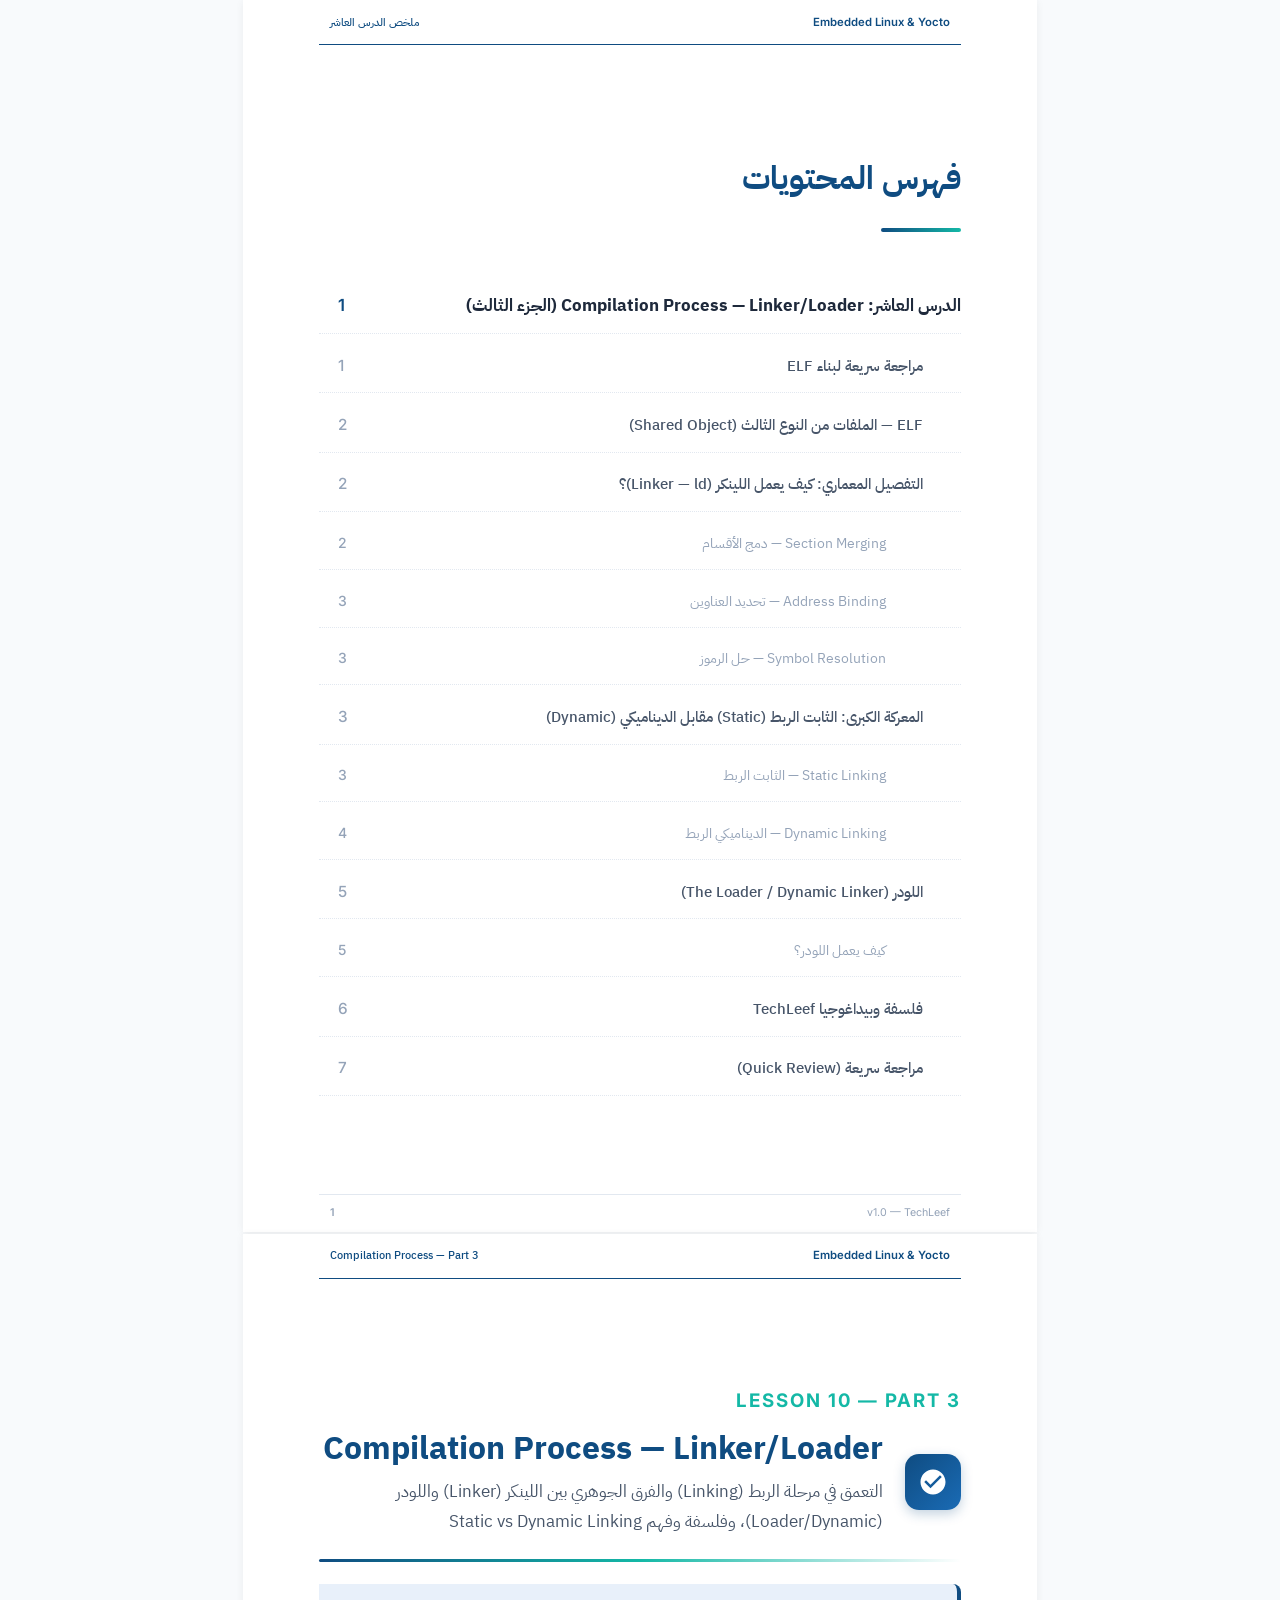
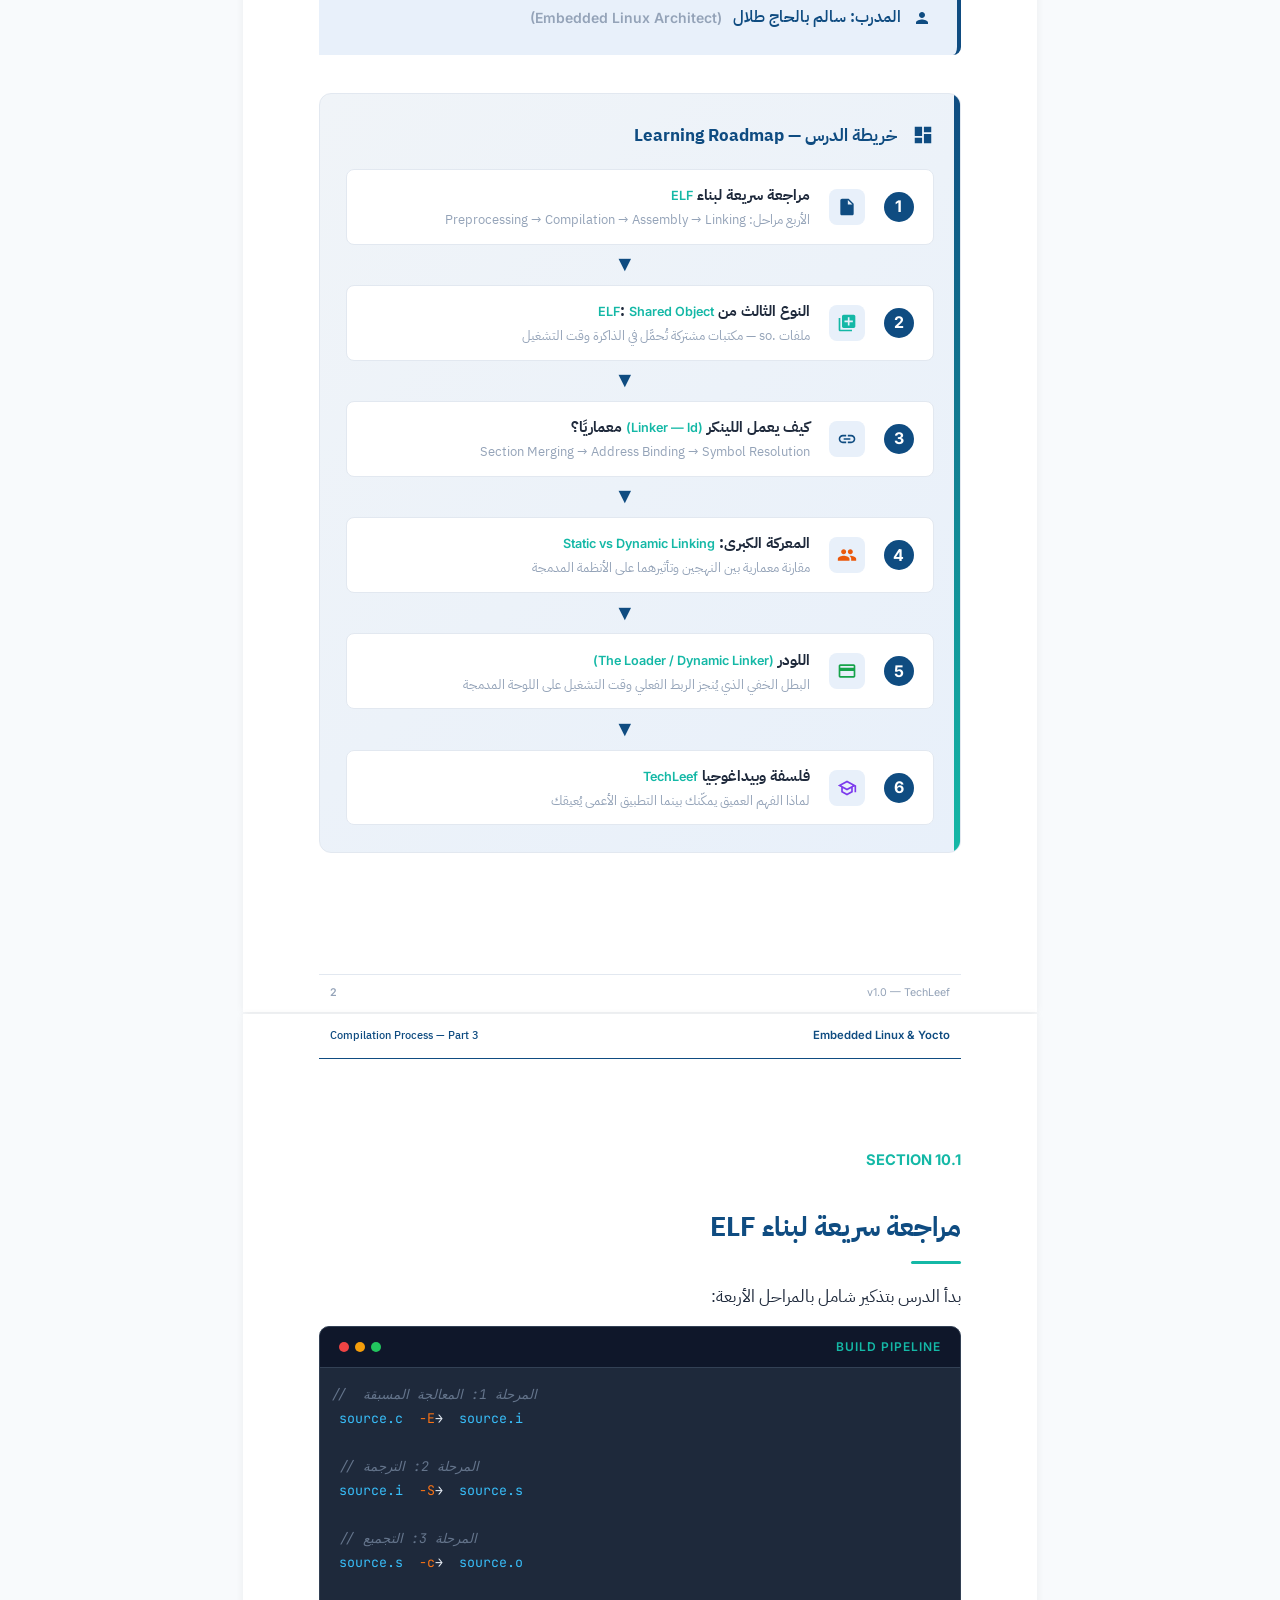
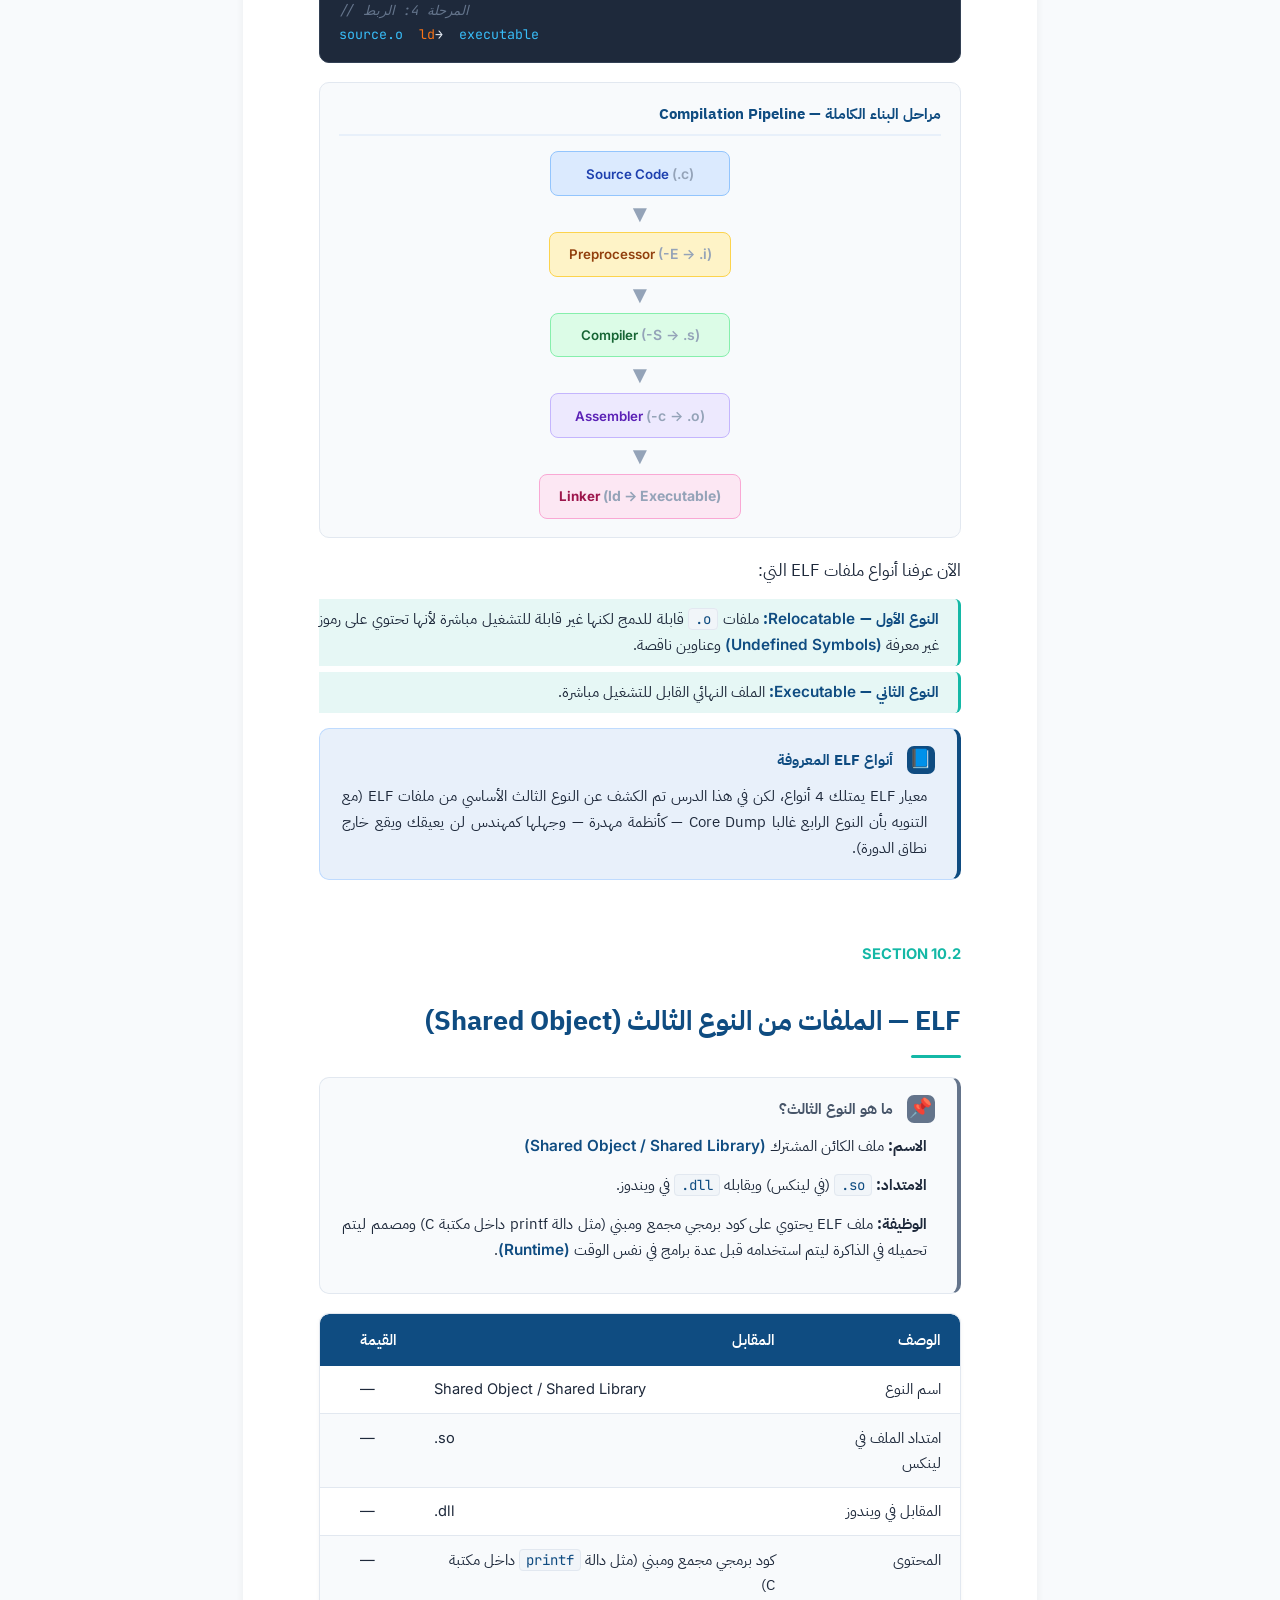
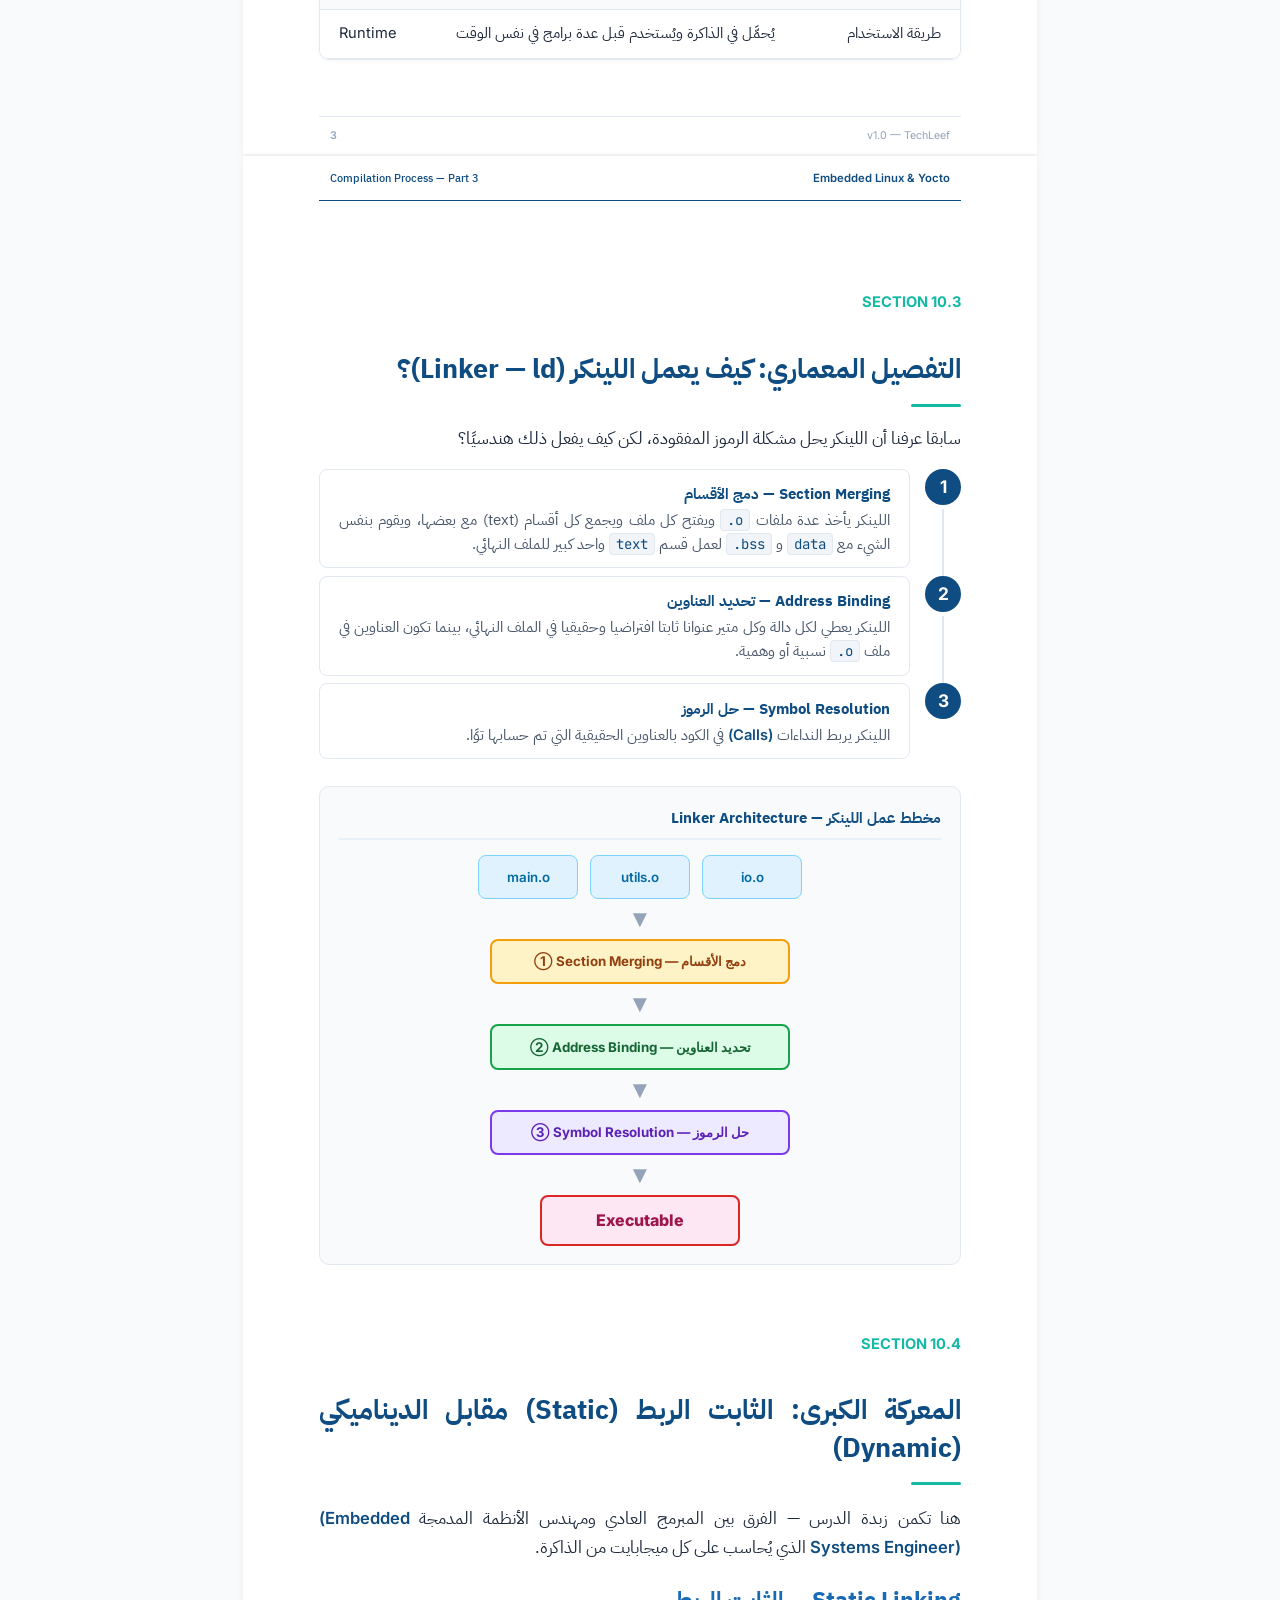
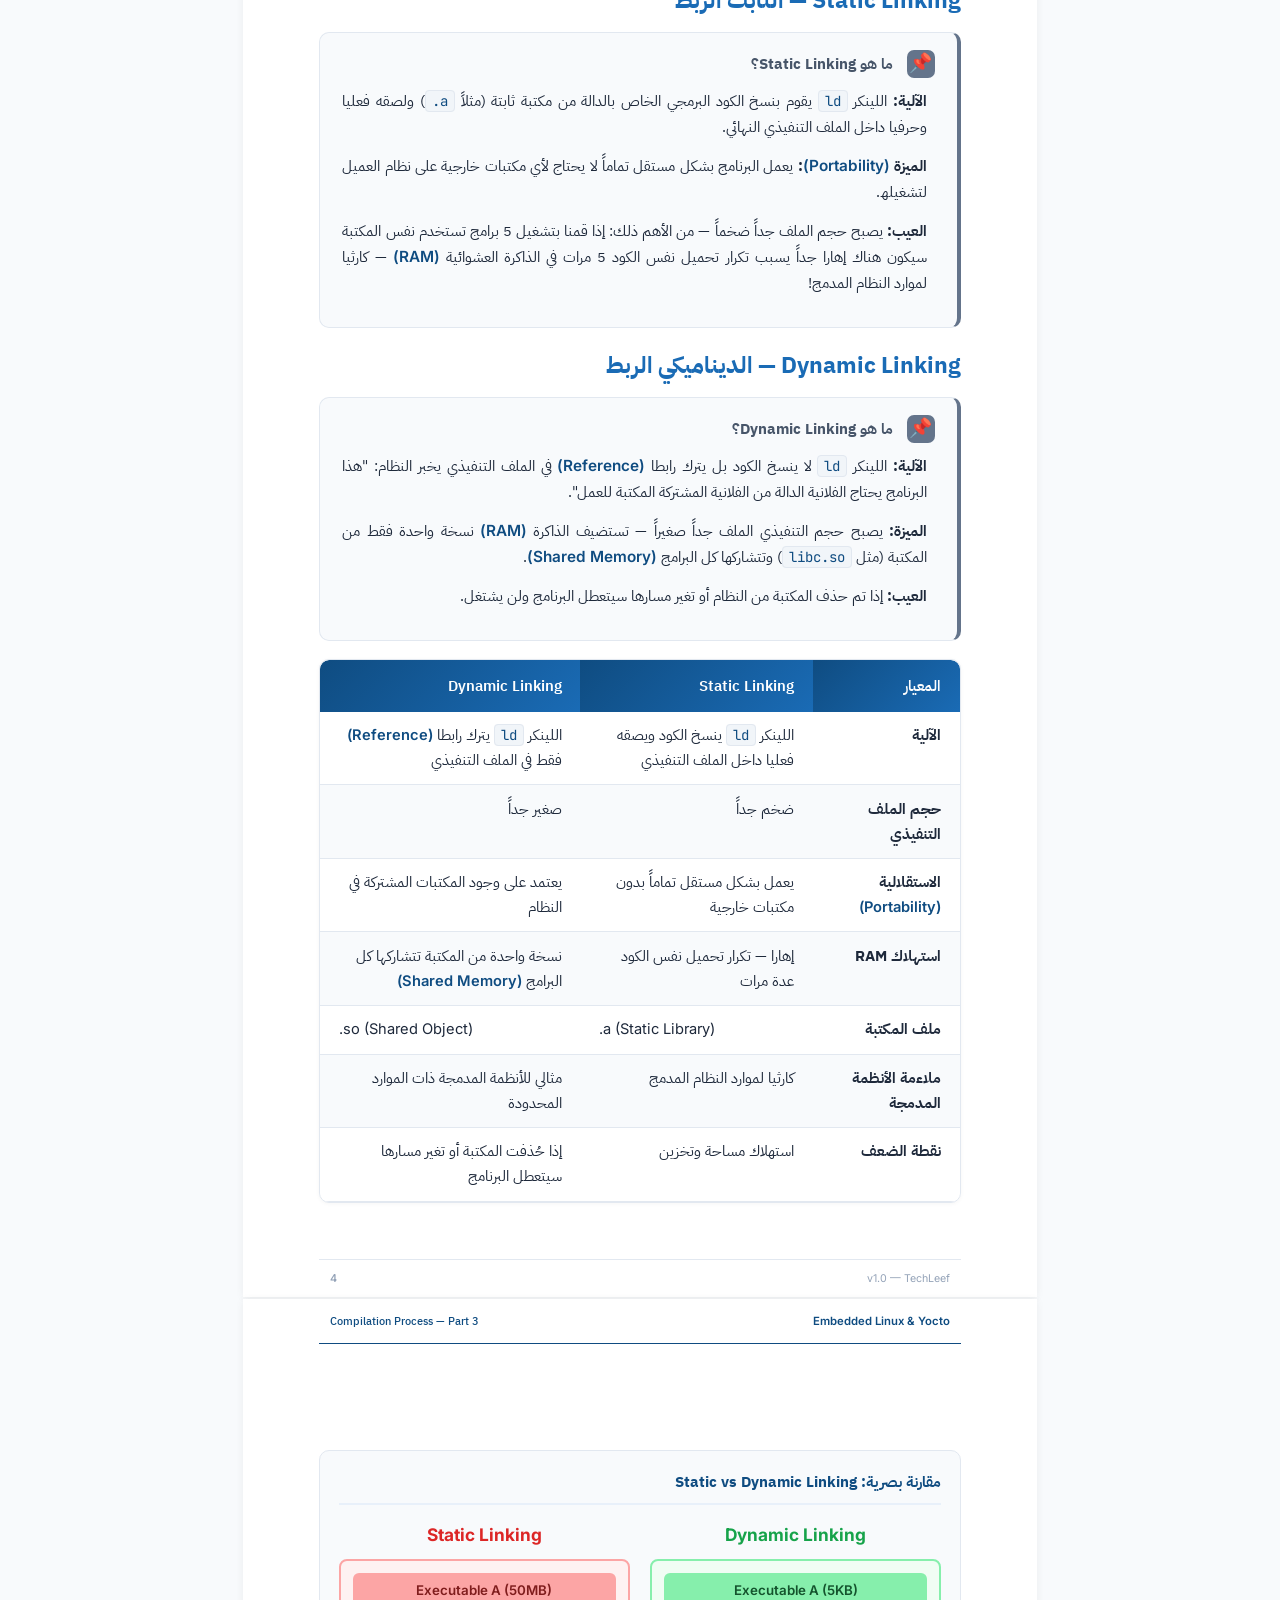
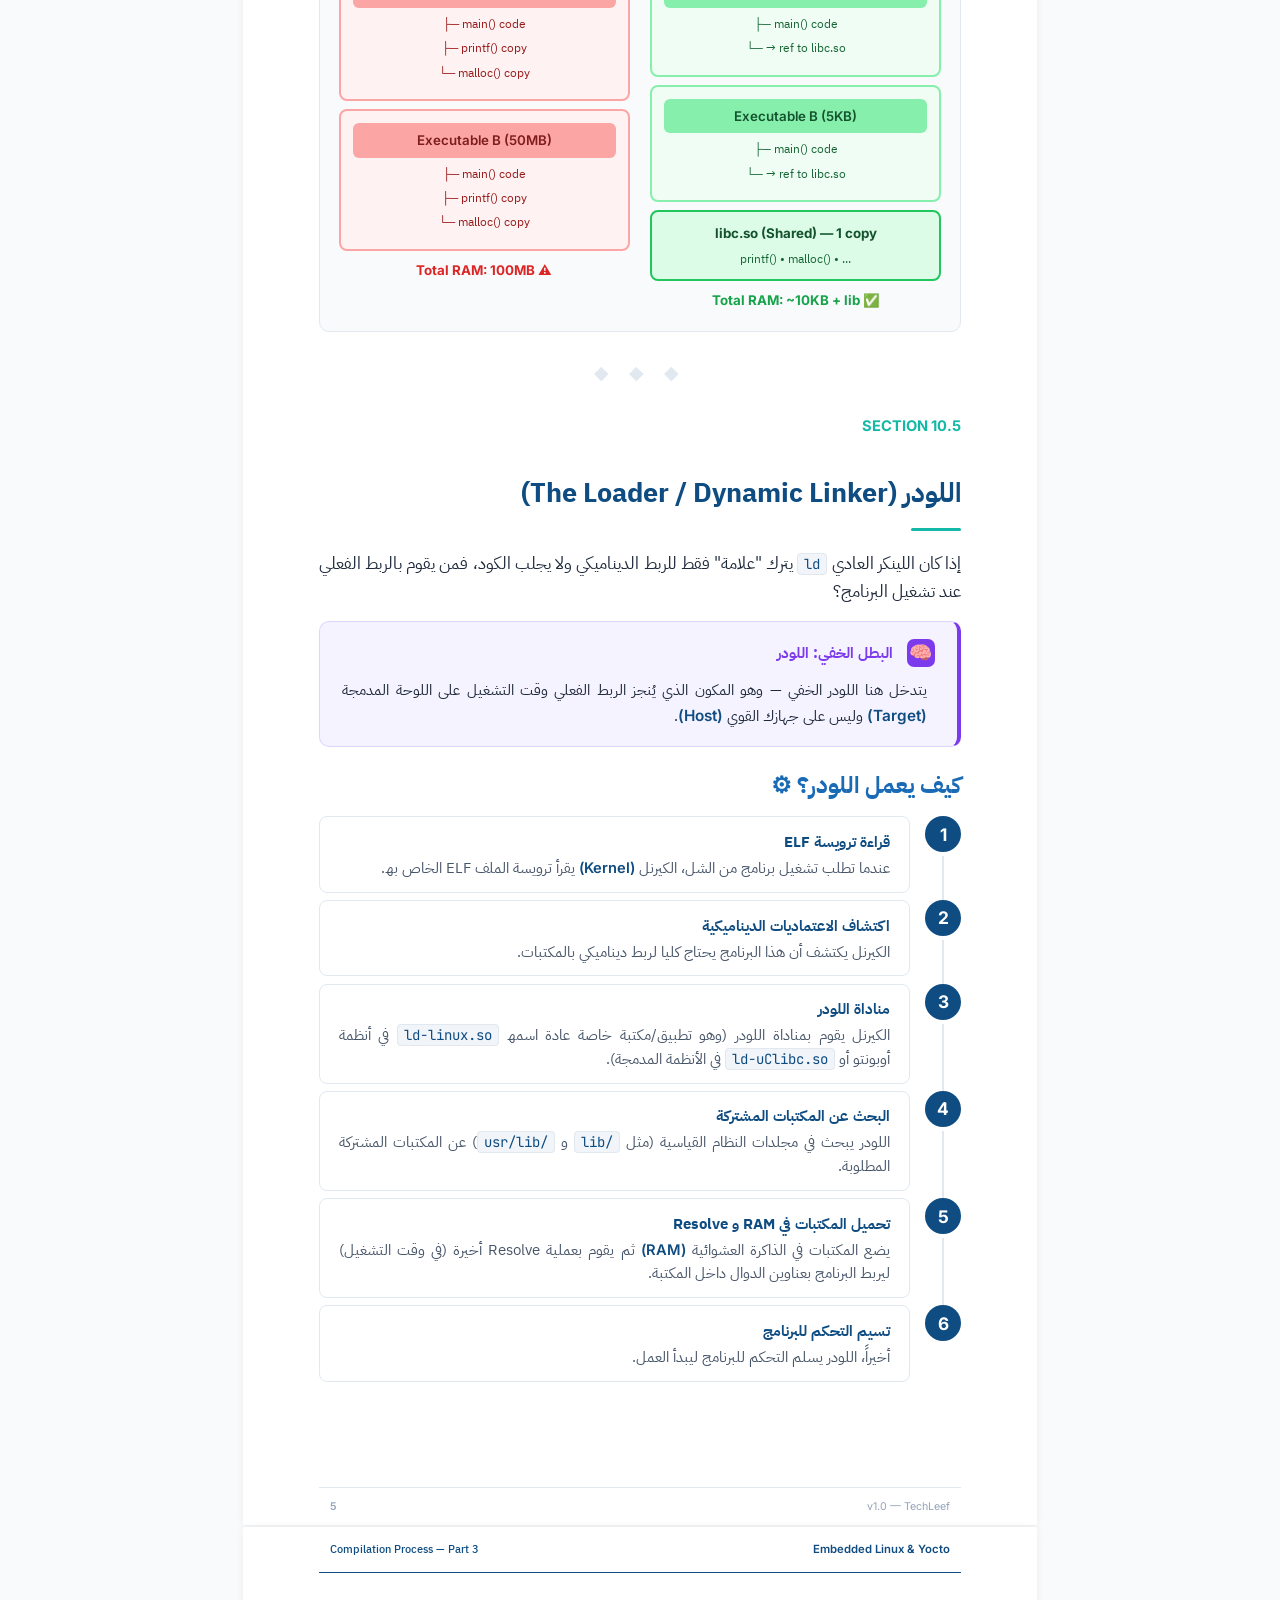
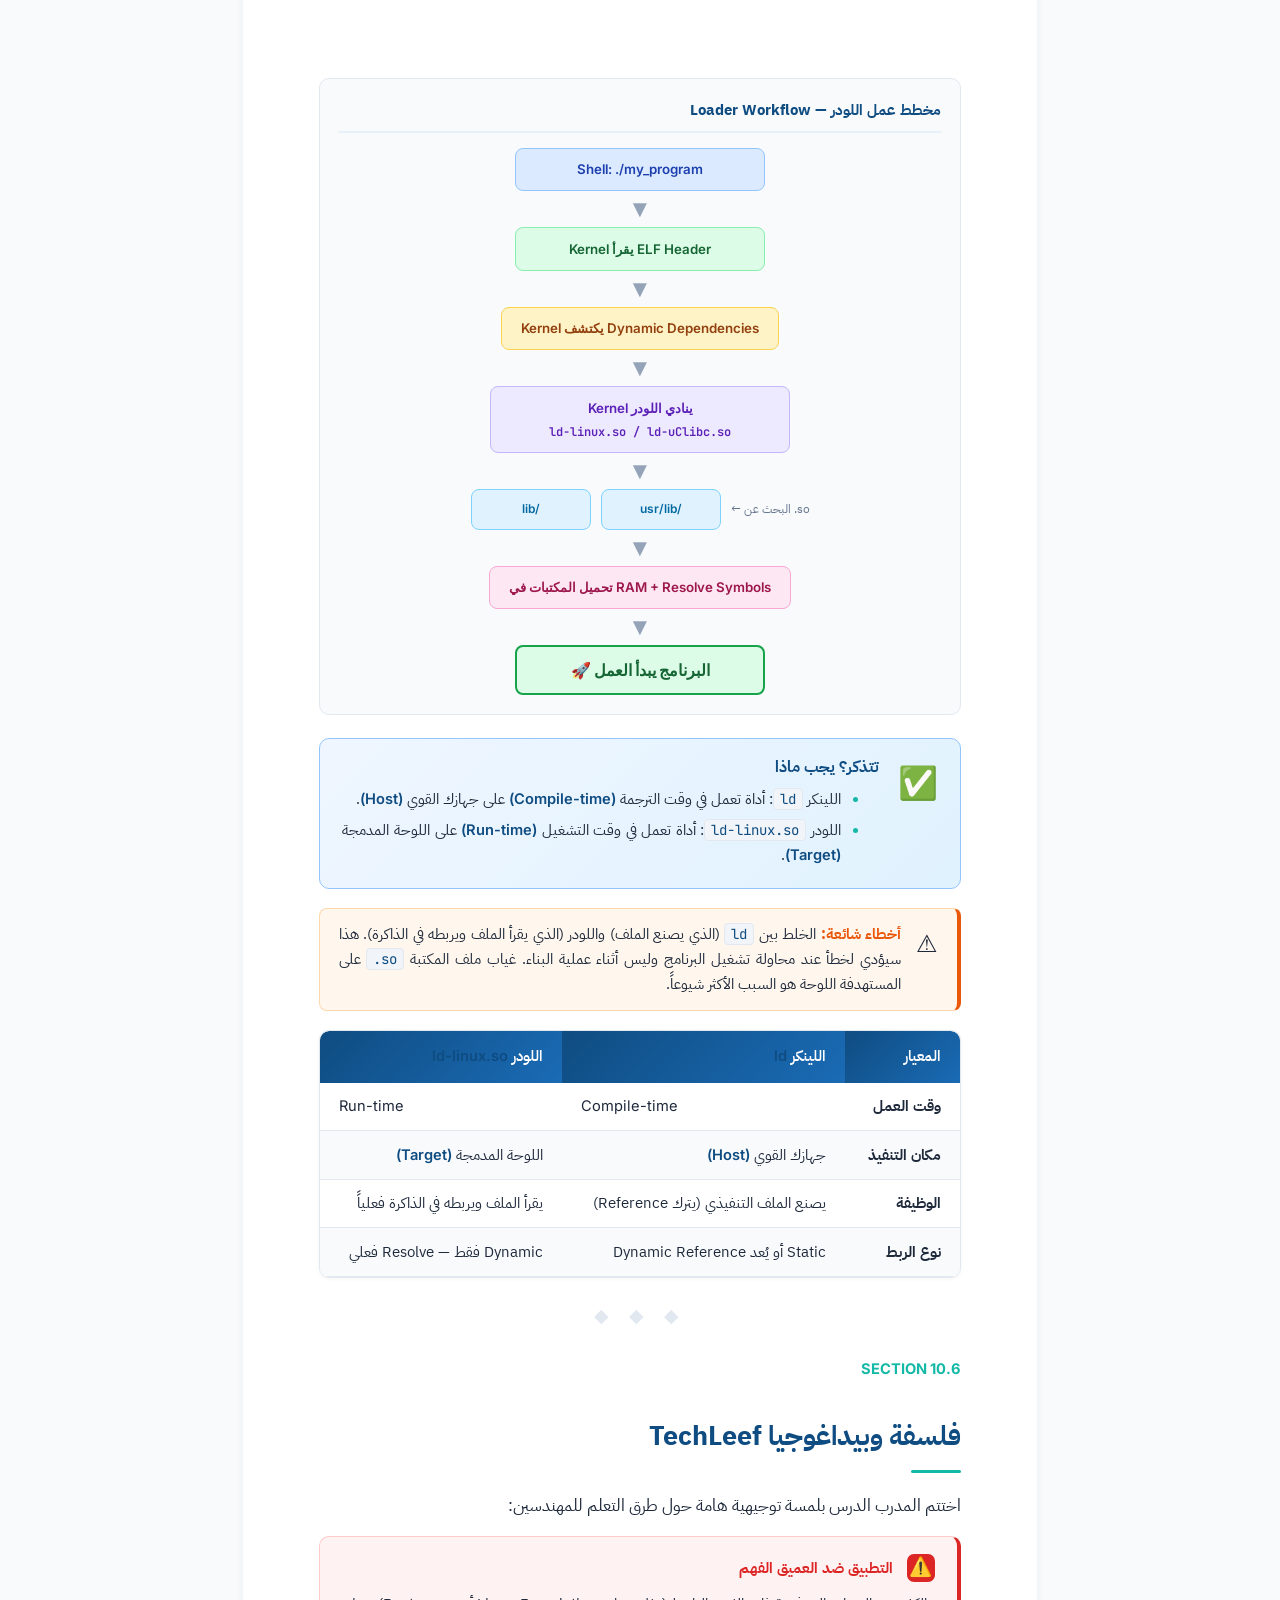
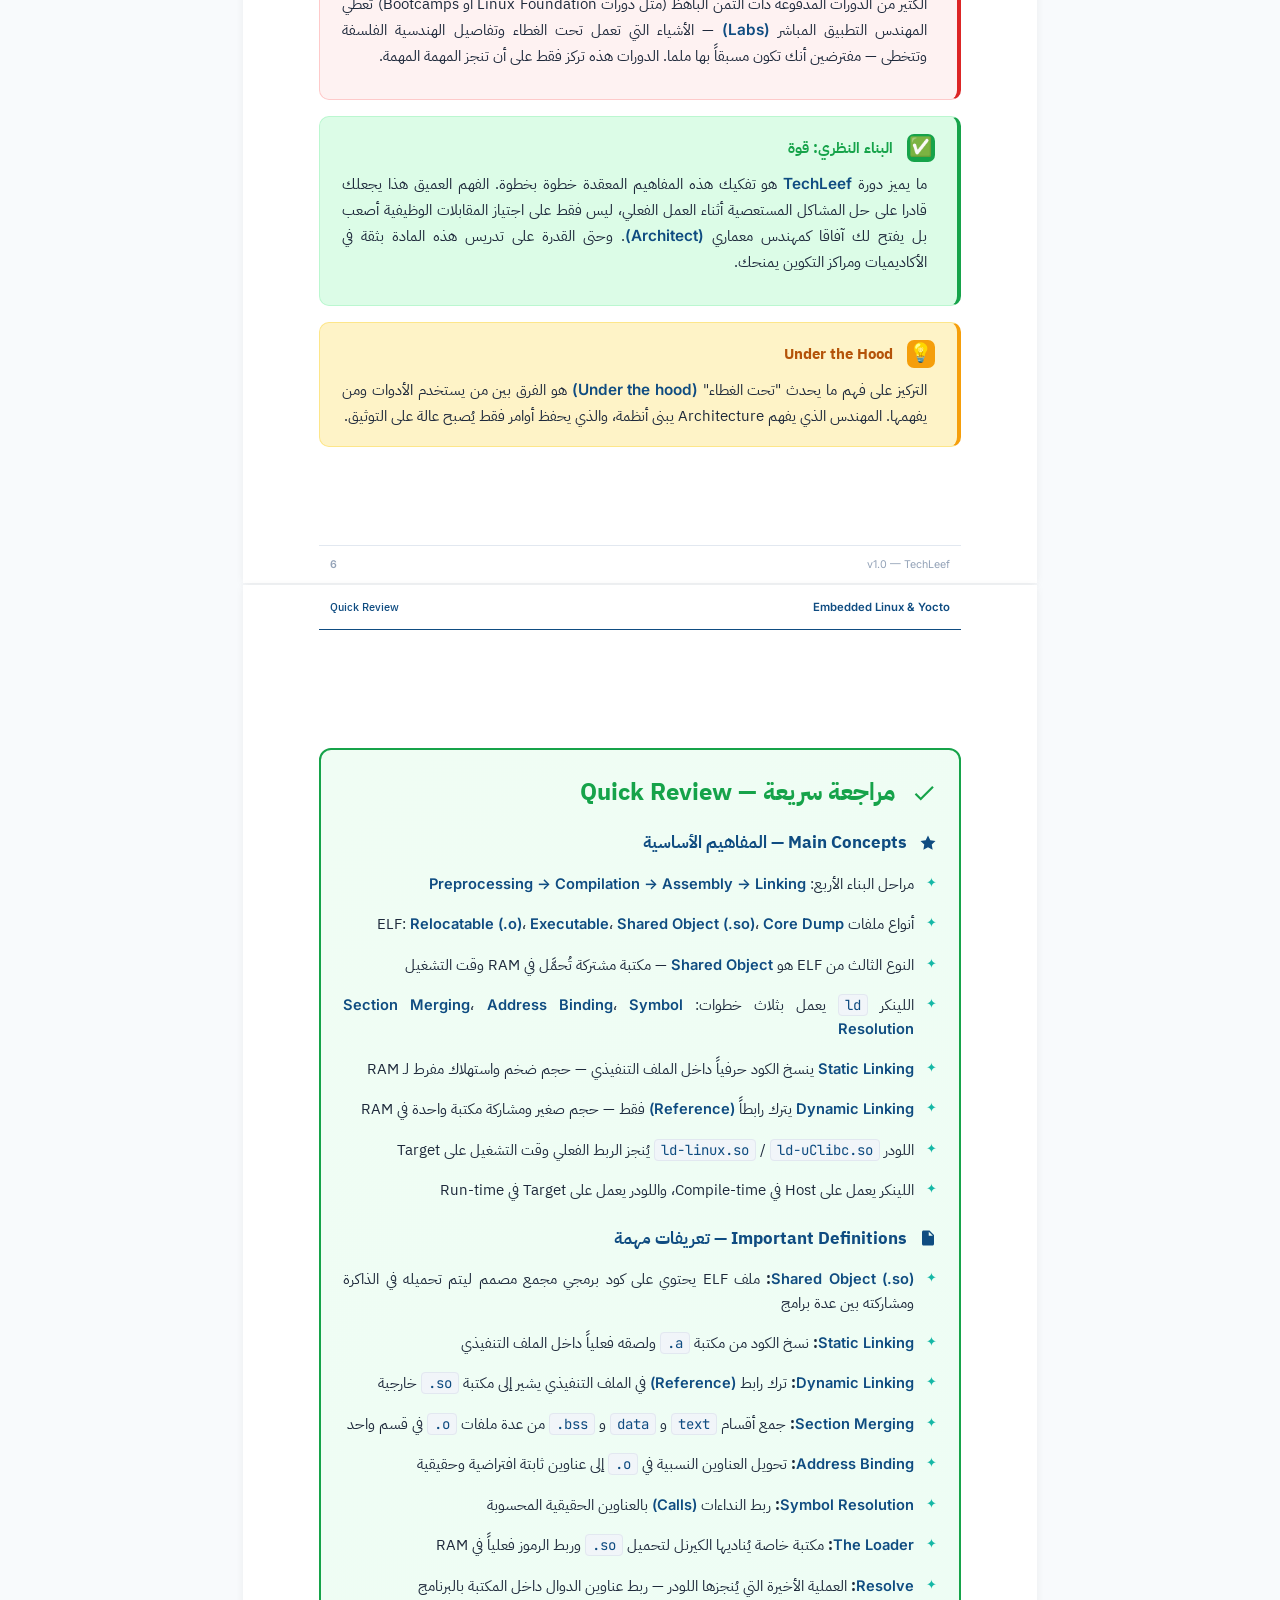
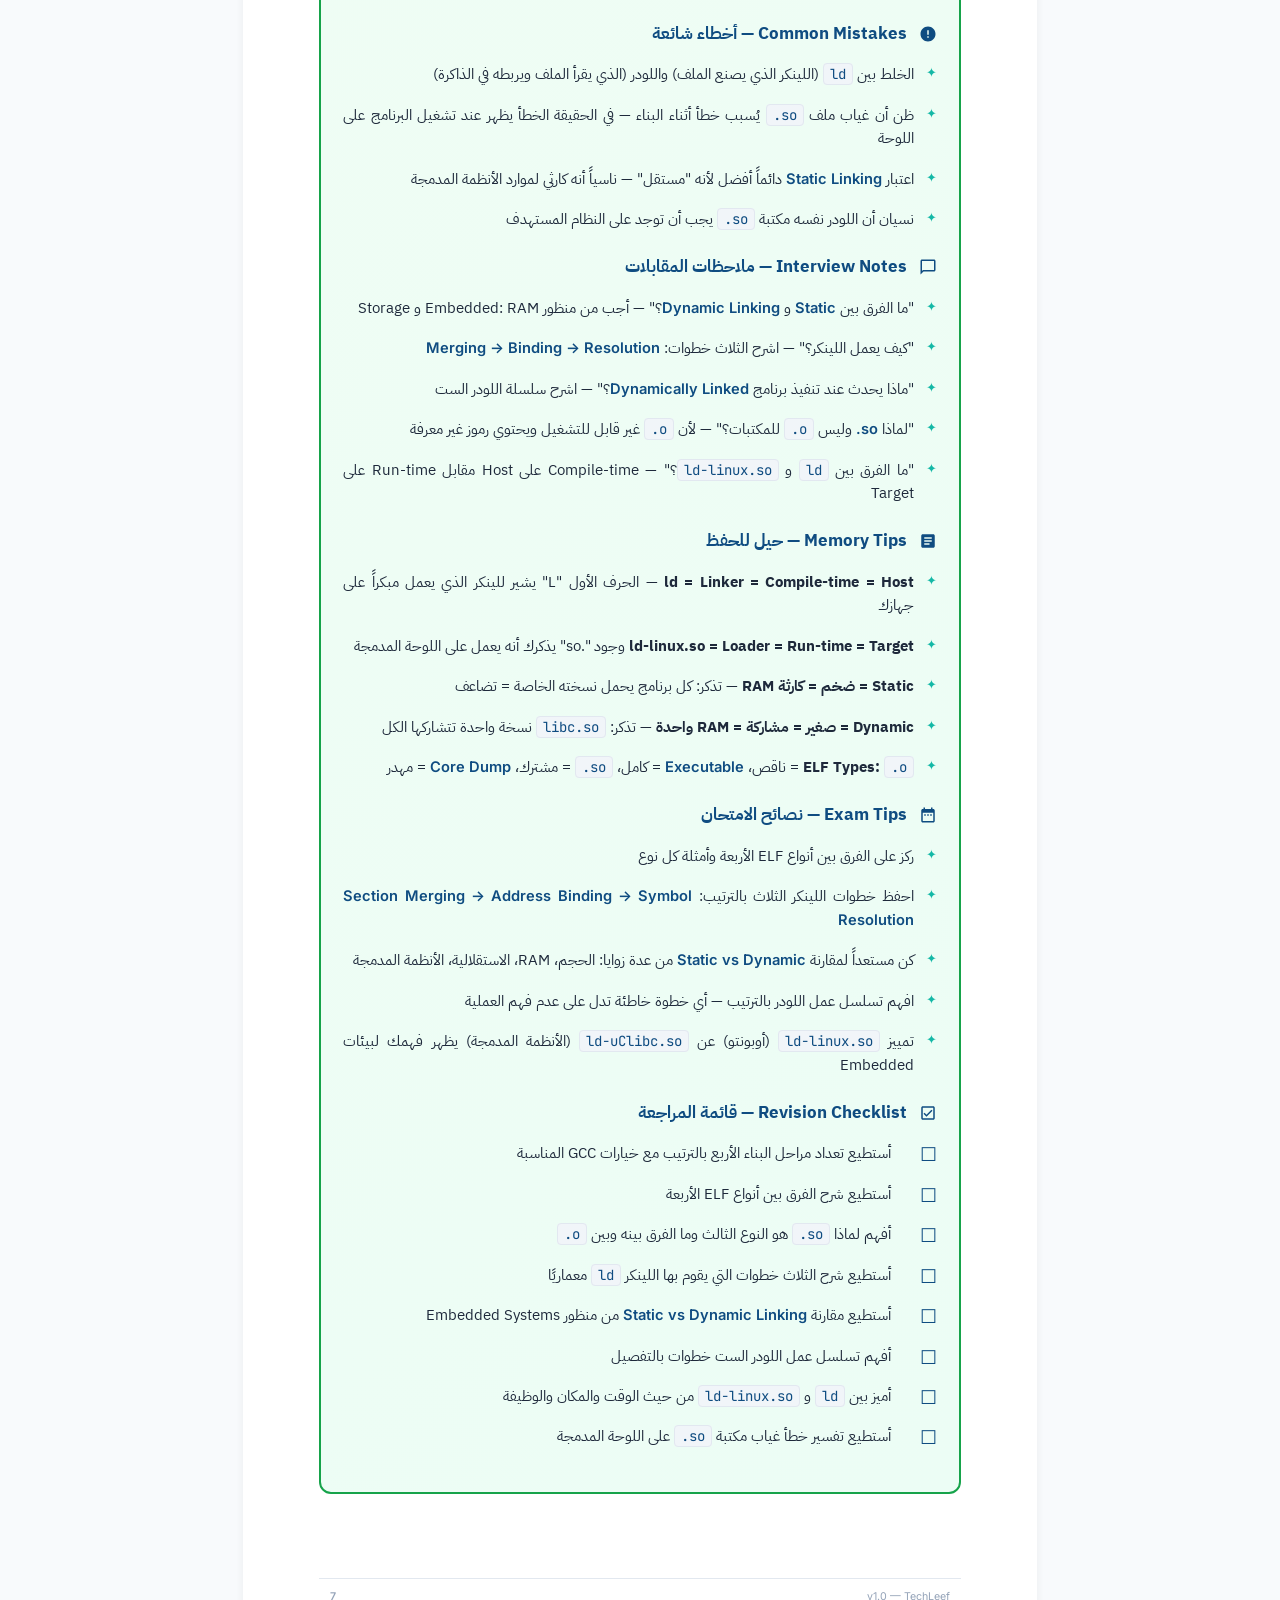
<file: EmbeddeLinuxAndYoctoGoldenCourse/Summaries/lec10/index.html>
<!DOCTYPE html>
<html lang="ar" dir="rtl">
<head>
<meta charset="UTF-8">
<meta name="viewport" content="width=device-width, initial-scale=1.0">
<title>Embedded Linux & Yocto — الدرس العاشر: Compilation Process (Part 3)</title>
<link rel="preconnect" href="https://fonts.googleapis.com">
<link rel="preconnect" href="https://fonts.gstatic.com" crossorigin>
<link href="https://fonts.googleapis.com/css2?family=IBM+Plex+Sans+Arabic:wght@300;400;500;600;700&family=Inter:wght@300;400;500;600;700;800&family=JetBrains+Mono:wght@400;500;600&display=swap" rel="stylesheet">
<style>
  @page {
    size: A4;
    margin: 2cm;
  }

  :root {
    --primary: #0F4C81;
    --primary-light: #1a6bb5;
    --primary-pale: #e8f0fa;
    --secondary: #14B8A6;
    --secondary-light: #2dd4bf;
    --secondary-pale: #e6f7f5;
    --accent: #F59E0B;
    --accent-pale: #fef3c7;
    --success: #16A34A;
    --success-pale: #dcfce7;
    --warning: #EA580C;
    --warning-pale: #fff7ed;
    --danger: #DC2626;
    --danger-pale: #fef2f2;
    --bg: #F8FAFC;
    --white: #FFFFFF;
    --text: #1e293b;
    --text-secondary: #475569;
    --text-muted: #94a3b8;
    --border: #e2e8f0;
    --code-bg: #1e293b;
    --purple: #7c3aed;
    --purple-pale: #f5f3ff;
  }

  * {
    margin: 0;
    padding: 0;
    box-sizing: border-box;
  }

  body {
    font-family: 'IBM Plex Sans Arabic', 'Cairo', 'Noto Sans Arabic', sans-serif;
    font-size: 12.5pt;
    line-height: 1.7;
    color: var(--text);
    background: var(--bg);
    direction: rtl;
    text-align: justify;
  }

  /* ─── Page Container ─── */
  .page {
    width: 210mm;
    min-height: 297mm;
    margin: 0 auto;
    background: var(--white);
    padding: 2cm;
    position: relative;
    box-shadow: 0 1px 8px rgba(0,0,0,0.06);
    margin-bottom: 2px;
  }

  /* ─── Running Header ─── */
  .running-header {
    position: absolute;
    top: 0;
    right: 2cm;
    left: 2cm;
    height: 1.2cm;
    display: flex;
    align-items: center;
    justify-content: space-between;
    border-bottom: 1.5px solid var(--primary);
    padding: 0 0.3cm;
    font-size: 8.5pt;
    color: var(--primary);
    font-weight: 600;
    direction: rtl;
  }
  .running-header .course-name {
    font-family: 'Inter', sans-serif;
    direction: ltr;
    unicode-bidi: embed;
  }
  .running-header .chapter-name {
    font-weight: 500;
  }

  /* ─── Running Footer ─── */
  .running-footer {
    position: absolute;
    bottom: 0;
    right: 2cm;
    left: 2cm;
    height: 1cm;
    display: flex;
    align-items: center;
    justify-content: space-between;
    border-top: 0.75px solid var(--border);
    padding: 0 0.3cm;
    font-size: 8pt;
    color: var(--text-muted);
    direction: rtl;
  }
  .running-footer .version {
    font-family: 'Inter', sans-serif;
    direction: ltr;
    unicode-bidi: embed;
  }
  .running-footer .page-num {
    font-family: 'Inter', sans-serif;
    font-weight: 600;
    direction: ltr;
    unicode-bidi: embed;
  }

  /* ─── Content Area ─── */
  .content-area {
    padding-top: 1.5cm;
    padding-bottom: 1.2cm;
  }

  /* ─── TABLE OF CONTENTS ─── */
  .toc-page {
    padding-top: 2cm;
  }
  .toc-title {
    font-size: 24pt;
    font-weight: 700;
    color: var(--primary);
    margin-bottom: 0.6cm;
    text-align: right;
  }
  .toc-divider {
    width: 80px;
    height: 4px;
    background: linear-gradient(90deg, var(--primary), var(--secondary));
    border-radius: 2px;
    margin-bottom: 1.2cm;
  }
  .toc-list {
    list-style: none;
    padding: 0;
  }
  .toc-item {
    display: flex;
    align-items: baseline;
    justify-content: space-between;
    padding: 0.35cm 0;
    border-bottom: 1px dotted var(--border);
    text-decoration: none;
    color: var(--text);
    transition: color 0.2s;
    cursor: pointer;
  }
  .toc-item:hover {
    color: var(--primary);
  }
  .toc-item.level-1 {
    font-weight: 700;
    font-size: 12.5pt;
    padding-right: 0;
  }
  .toc-item.level-2 {
    font-weight: 500;
    font-size: 11.5pt;
    padding-right: 1cm;
    color: var(--text-secondary);
  }
  .toc-item.level-3 {
    font-weight: 400;
    font-size: 10.5pt;
    padding-right: 2cm;
    color: var(--text-muted);
  }
  .toc-item .toc-num {
    font-family: 'Inter', sans-serif;
    direction: ltr;
    unicode-bidi: embed;
    color: var(--primary);
    margin-left: 0.5cm;
    font-weight: 600;
    min-width: 2cm;
    text-align: left;
  }
  .toc-item.level-2 .toc-num,
  .toc-item.level-3 .toc-num {
    color: var(--text-muted);
    font-weight: 500;
  }

  /* ─── CHAPTER OPENING ─── */
  .chapter-opening {
    text-align: right;
    padding-top: 0.5cm;
    margin-bottom: 1cm;
  }
  .chapter-number {
    font-family: 'Inter', sans-serif;
    font-size: 14pt;
    font-weight: 700;
    color: var(--secondary);
    letter-spacing: 2px;
    text-transform: uppercase;
    direction: ltr;
    unicode-bidi: embed;
    margin-bottom: 0.3cm;
  }
  .chapter-icon-row {
    display: flex;
    align-items: center;
    gap: 0.6cm;
    margin-bottom: 0.4cm;
  }
  .chapter-icon {
    width: 56px;
    height: 56px;
    background: linear-gradient(135deg, var(--primary), var(--primary-light));
    border-radius: 14px;
    display: flex;
    align-items: center;
    justify-content: center;
    flex-shrink: 0;
    box-shadow: 0 4px 12px rgba(15,76,129,0.25);
  }
  .chapter-icon svg {
    width: 30px;
    height: 30px;
    fill: var(--white);
  }
  .chapter-title {
    font-size: 24pt;
    font-weight: 700;
    color: var(--primary);
    line-height: 1.3;
  }
  .chapter-subtitle {
    font-size: 13pt;
    color: var(--text-secondary);
    font-weight: 400;
    margin-top: 0.2cm;
  }
  .chapter-divider {
    width: 100%;
    height: 3px;
    background: linear-gradient(90deg, var(--primary), var(--secondary), transparent);
    border-radius: 2px;
    margin: 0.6cm 0;
  }
  .chapter-intro {
    font-size: 12pt;
    color: var(--text-secondary);
    line-height: 1.8;
    background: var(--primary-pale);
    border-right: 4px solid var(--primary);
    padding: 0.5cm 0.7cm;
    border-radius: 0 8px 8px 0;
    margin-bottom: 0.8cm;
  }
  .chapter-intro .instructor {
    display: inline-flex;
    align-items: center;
    gap: 0.3cm;
    font-weight: 600;
    color: var(--primary);
  }
  .chapter-intro .instructor svg {
    width: 18px;
    height: 18px;
    fill: var(--primary);
  }

  /* ─── ANIMATED CHAPTER OVERVIEW ─── */
  .chapter-overview {
    background: linear-gradient(135deg, #f0f4f8 0%, #e8f0fa 100%);
    border: 1px solid var(--border);
    border-radius: 12px;
    padding: 0.7cm;
    margin-bottom: 1cm;
    position: relative;
    overflow: hidden;
  }
  .chapter-overview::before {
    content: '';
    position: absolute;
    top: 0;
    right: 0;
    width: 6px;
    height: 100%;
    background: linear-gradient(180deg, var(--primary), var(--secondary));
    border-radius: 0 12px 12px 0;
  }
  .overview-title {
    font-size: 13pt;
    font-weight: 700;
    color: var(--primary);
    margin-bottom: 0.5cm;
    display: flex;
    align-items: center;
    gap: 0.4cm;
  }
  .overview-title svg {
    width: 22px;
    height: 22px;
    fill: var(--primary);
  }
  .overview-flow {
    display: flex;
    flex-direction: column;
    gap: 0.35cm;
    position: relative;
  }
  .overview-step {
    display: flex;
    align-items: center;
    gap: 0.5cm;
    padding: 0.35cm 0.5cm;
    background: var(--white);
    border-radius: 8px;
    border: 1px solid var(--border);
    position: relative;
    transition: transform 0.2s, box-shadow 0.2s;
  }
  .overview-step:hover {
    transform: translateX(-3px);
    box-shadow: 0 3px 10px rgba(0,0,0,0.08);
  }
  .step-num {
    width: 30px;
    height: 30px;
    background: var(--primary);
    color: var(--white);
    border-radius: 50%;
    display: flex;
    align-items: center;
    justify-content: center;
    font-family: 'Inter', sans-serif;
    font-size: 12pt;
    font-weight: 700;
    flex-shrink: 0;
    direction: ltr;
  }
  .step-icon {
    width: 36px;
    height: 36px;
    background: var(--primary-pale);
    border-radius: 8px;
    display: flex;
    align-items: center;
    justify-content: center;
    flex-shrink: 0;
  }
  .step-icon svg {
    width: 20px;
    height: 20px;
  }
  .step-content {
    flex: 1;
  }
  .step-label {
    font-size: 11pt;
    font-weight: 700;
    color: var(--text);
  }
  .step-desc {
    font-size: 9.5pt;
    color: var(--text-muted);
    margin-top: 1px;
  }
  .step-en {
    font-family: 'Inter', sans-serif;
    direction: ltr;
    unicode-bidi: embed;
    color: var(--secondary);
    font-weight: 600;
    font-size: 9.5pt;
  }
  .flow-arrow {
    text-align: center;
    color: var(--primary);
    font-size: 16pt;
    line-height: 1;
    margin: -0.1cm 0;
    padding-right: 0.8cm;
  }

  /* ─── SECTION HEADINGS ─── */
  .section-number {
    font-family: 'Inter', sans-serif;
    font-size: 11pt;
    font-weight: 700;
    color: var(--secondary);
    direction: ltr;
    unicode-bidi: embed;
    display: inline-block;
    margin-bottom: 0.15cm;
  }
  .section-title {
    font-size: 20pt;
    font-weight: 700;
    color: var(--primary);
    margin-top: 0.8cm;
    margin-bottom: 0.4cm;
    line-height: 1.4;
  }
  .section-divider {
    width: 50px;
    height: 3px;
    background: var(--secondary);
    border-radius: 2px;
    margin-bottom: 0.5cm;
  }
  .subsection-title {
    font-size: 17pt;
    font-weight: 700;
    color: var(--primary-light);
    margin-top: 0.6cm;
    margin-bottom: 0.3cm;
    line-height: 1.4;
  }
  .sub-subsection-title {
    font-size: 14pt;
    font-weight: 600;
    color: var(--text);
    margin-top: 0.4cm;
    margin-bottom: 0.2cm;
    line-height: 1.4;
  }

  /* ─── PARAGRAPHS ─── */
  p {
    margin-bottom: 0.35cm;
    text-align: justify;
  }

  /* ─── INLINE CODE ─── */
  code {
    font-family: 'JetBrains Mono', monospace;
    background: #f1f5f9;
    color: var(--primary);
    padding: 1px 6px;
    border-radius: 4px;
    font-size: 10.5pt;
    direction: ltr;
    unicode-bidi: embed;
    border: 1px solid var(--border);
  }

  /* ─── CALLOUT BOXES ─── */
  .callout {
    border-radius: 10px;
    padding: 0.45cm 0.6cm;
    margin: 0.4cm 0;
    position: relative;
    overflow: hidden;
  }
  .callout-header {
    display: flex;
    align-items: center;
    gap: 0.35cm;
    margin-bottom: 0.25cm;
    font-weight: 700;
    font-size: 11.5pt;
  }
  .callout-header .callout-icon {
    width: 28px;
    height: 28px;
    border-radius: 7px;
    display: flex;
    align-items: center;
    justify-content: center;
    font-size: 14pt;
    flex-shrink: 0;
  }
  .callout-body {
    font-size: 11.5pt;
    line-height: 1.7;
    padding-right: 0.2cm;
  }

  /* Blue - Concept */
  .callout-concept {
    background: var(--primary-pale);
    border: 1px solid #bfdbfe;
    border-right: 4px solid var(--primary);
  }
  .callout-concept .callout-header { color: var(--primary); }
  .callout-concept .callout-icon { background: var(--primary); color: var(--white); }

  /* Green - Key Takeaway */
  .callout-takeaway {
    background: var(--success-pale);
    border: 1px solid #bbf7d0;
    border-right: 4px solid var(--success);
  }
  .callout-takeaway .callout-header { color: var(--success); }
  .callout-takeaway .callout-icon { background: var(--success); color: var(--white); }

  /* Orange - Tip */
  .callout-tip {
    background: var(--accent-pale);
    border: 1px solid #fde68a;
    border-right: 4px solid var(--accent);
  }
  .callout-tip .callout-header { color: #b45309; }
  .callout-tip .callout-icon { background: var(--accent); color: var(--white); }

  /* Red - Important */
  .callout-important {
    background: var(--danger-pale);
    border: 1px solid #fecaca;
    border-right: 4px solid var(--danger);
  }
  .callout-important .callout-header { color: var(--danger); }
  .callout-important .callout-icon { background: var(--danger); color: var(--white); }

  /* Gray - Definition */
  .callout-definition {
    background: #f8fafc;
    border: 1px solid var(--border);
    border-right: 4px solid #64748b;
  }
  .callout-definition .callout-header { color: #475569; }
  .callout-definition .callout-icon { background: #64748b; color: var(--white); }

  /* Purple - Deep Understanding */
  .callout-deep {
    background: var(--purple-pale);
    border: 1px solid #ddd6fe;
    border-right: 4px solid var(--purple);
  }
  .callout-deep .callout-header { color: var(--purple); }
  .callout-deep .callout-icon { background: var(--purple); color: var(--white); }

  /* Dark - Practical Example */
  .callout-practical {
    background: var(--code-bg);
    border: 1px solid #334155;
    border-right: 4px solid var(--secondary);
  }
  .callout-practical .callout-header { color: var(--secondary); }
  .callout-practical .callout-icon { background: var(--secondary); color: var(--white); }
  .callout-practical .callout-body { color: #e2e8f0; }

  /* ─── CODE BLOCKS ─── */
  .code-block {
    background: var(--code-bg);
    border-radius: 10px;
    margin: 0.4cm 0;
    overflow: hidden;
    direction: ltr;
    text-align: left;
    border: 1px solid #334155;
  }
  .code-header {
    background: #0f172a;
    padding: 0.25cm 0.5cm;
    display: flex;
    align-items: center;
    justify-content: space-between;
    border-bottom: 1px solid #334155;
  }
  .code-lang {
    font-family: 'Inter', sans-serif;
    font-size: 9pt;
    color: var(--secondary);
    font-weight: 600;
    text-transform: uppercase;
    letter-spacing: 1px;
  }
  .code-dots {
    display: flex;
    gap: 6px;
  }
  .code-dots span {
    width: 10px;
    height: 10px;
    border-radius: 50%;
  }
  .code-dots span:nth-child(1) { background: #ef4444; }
  .code-dots span:nth-child(2) { background: #f59e0b; }
  .code-dots span:nth-child(3) { background: #22c55e; }
  .code-body {
    padding: 0.4cm 0.5cm;
    font-family: 'JetBrains Mono', monospace;
    font-size: 10pt;
    line-height: 1.8;
    color: #e2e8f0;
    overflow-x: auto;
    white-space: pre;
  }
  .code-body .kw { color: #c084fc; }
  .code-body .fn { color: #60a5fa; }
  .code-body .str { color: #34d399; }
  .code-body .cm { color: #64748b; font-style: italic; }
  .code-body .num { color: #fbbf24; }
  .code-body .opt { color: #f97316; }
  .code-body .file { color: #38bdf8; }

  /* ─── TABLES ─── */
  .table-wrapper {
    margin: 0.5cm 0;
    overflow-x: auto;
    border-radius: 10px;
    border: 1px solid var(--border);
    box-shadow: 0 1px 4px rgba(0,0,0,0.04);
  }
  table {
    width: 100%;
    border-collapse: collapse;
    font-size: 11pt;
  }
  thead th {
    background: var(--primary);
    color: var(--white);
    padding: 0.35cm 0.5cm;
    font-weight: 600;
    font-size: 11pt;
    text-align: right;
    white-space: nowrap;
  }
  thead th:first-child {
    border-radius: 0 9px 0 0;
  }
  thead th:last-child {
    border-radius: 9px 0 0 0;
  }
  tbody td {
    padding: 0.3cm 0.5cm;
    border-bottom: 1px solid var(--border);
    vertical-align: top;
    text-align: right;
  }
  tbody tr:nth-child(even) {
    background: #f8fafc;
  }
  tbody tr:nth-child(odd) {
    background: var(--white);
  }
  tbody tr:last-child td:first-child {
    border-radius: 0 0 9px 0;
  }
  tbody tr:last-child td:last-child {
    border-radius: 0 0 0 9px;
  }
  td.en-cell {
    font-family: 'Inter', sans-serif;
    direction: ltr;
    unicode-bidi: embed;
    text-align: left;
  }
  td.num-cell {
    text-align: center;
    font-family: 'Inter', sans-serif;
    direction: ltr;
    unicode-bidi: embed;
  }

  /* ─── LISTS ─── */
  ul, ol {
    padding-right: 1cm;
    margin: 0.25cm 0 0.4cm 0;
  }
  li {
    margin-bottom: 0.15cm;
  }
  ul li::marker {
    color: var(--secondary);
  }
  ol li::marker {
    color: var(--primary);
    font-weight: 600;
    font-family: 'Inter', sans-serif;
  }

  /* ─── DIAGRAMS ─── */
  .diagram-container {
    margin: 0.5cm 0;
    padding: 0.5cm;
    background: #f8fafc;
    border: 1px solid var(--border);
    border-radius: 10px;
    direction: ltr;
    text-align: center;
  }
  .diagram-title {
    font-family: 'IBM Plex Sans Arabic', sans-serif;
    direction: rtl;
    text-align: right;
    font-size: 11pt;
    font-weight: 700;
    color: var(--primary);
    margin-bottom: 0.4cm;
    padding-bottom: 0.2cm;
    border-bottom: 2px solid var(--primary-pale);
  }
  .arch-layer {
    display: flex;
    align-items: center;
    justify-content: center;
    padding: 0.3cm 0.8cm;
    border-radius: 8px;
    font-family: 'Inter', sans-serif;
    font-weight: 600;
    font-size: 11pt;
    margin: 0 auto;
    position: relative;
  }
  .arch-arrow {
    text-align: center;
    color: var(--text-muted);
    font-size: 18pt;
    line-height: 1;
    margin: 2px 0;
  }
  .arch-layer.app { background: #dbeafe; color: #1e40af; border: 1px solid #93c5fd; width: 85%; }
  .arch-layer.syscall { background: #fef3c7; color: #92400e; border: 1px solid #fcd34d; width: 70%; }
  .arch-layer.kernel { background: #dcfce7; color: #166534; border: 1px solid #86efac; width: 85%; }
  .arch-layer.hw { background: #f1f5f9; color: #475569; border: 1px solid #cbd5e1; width: 85%; }
  .arch-layer.loader-layer { background: #ede9fe; color: #5b21b6; border: 1px solid #c4b5fd; width: 75%; }
  .arch-layer.lib { background: #e0f2fe; color: #0369a1; border: 1px solid #7dd3fc; width: 75%; }
  .arch-layer.exe { background: #fce7f3; color: #9d174d; border: 1px solid #f9a8d4; width: 75%; }

  /* Flow diagram */
  .flow-horizontal {
    display: flex;
    align-items: center;
    justify-content: center;
    gap: 0.3cm;
    flex-wrap: nowrap;
    direction: ltr;
  }
  .flow-box {
    padding: 0.25cm 0.5cm;
    border-radius: 8px;
    font-family: 'Inter', sans-serif;
    font-weight: 600;
    font-size: 10pt;
    text-align: center;
    white-space: nowrap;
  }
  .flow-arrow-h {
    color: var(--primary);
    font-size: 16pt;
    flex-shrink: 0;
  }

  /* ─── COMPARISON TABLE SPECIAL ─── */
  .comparison-table thead th {
    background: linear-gradient(135deg, var(--primary), var(--primary-light));
  }

  /* ─── QUICK REVIEW ─── */
  .quick-review {
    background: linear-gradient(135deg, #f0fdf4, #ecfdf5);
    border: 2px solid var(--success);
    border-radius: 12px;
    padding: 0.6cm;
    margin-top: 0.8cm;
    position: relative;
  }
  .quick-review-title {
    font-size: 18pt;
    font-weight: 700;
    color: var(--success);
    margin-bottom: 0.4cm;
    display: flex;
    align-items: center;
    gap: 0.4cm;
  }
  .quick-review-title svg {
    width: 26px;
    height: 26px;
    fill: var(--success);
  }
  .qr-section {
    margin-bottom: 0.4cm;
  }
  .qr-section-title {
    font-size: 13pt;
    font-weight: 700;
    color: var(--primary);
    margin-bottom: 0.2cm;
    display: flex;
    align-items: center;
    gap: 0.3cm;
  }
  .qr-section-title svg {
    width: 18px;
    height: 18px;
    fill: var(--primary);
  }
  .qr-list {
    list-style: none;
    padding: 0;
  }
  .qr-list li {
    padding: 0.15cm 0;
    padding-right: 0.6cm;
    position: relative;
    font-size: 11pt;
    line-height: 1.6;
  }
  .qr-list li::before {
    content: '✦';
    position: absolute;
    right: 0;
    color: var(--secondary);
    font-size: 10pt;
  }
  .checklist {
    list-style: none;
    padding: 0;
  }
  .checklist li {
    padding: 0.15cm 0;
    padding-right: 1.2cm;
    position: relative;
    font-size: 11pt;
    line-height: 1.6;
  }
  .checklist li::before {
    content: '☐';
    position: absolute;
    right: 0;
    font-size: 14pt;
    color: var(--primary);
    line-height: 1.4;
  }

  /* ─── WARNING STRIP ─── */
  .warning-strip {
    display: flex;
    align-items: flex-start;
    gap: 0.4cm;
    background: var(--warning-pale);
    border: 1px solid #fed7aa;
    border-right: 4px solid var(--warning);
    border-radius: 8px;
    padding: 0.35cm 0.5cm;
    margin: 0.4cm 0;
  }
  .warning-strip .ws-icon {
    font-size: 18pt;
    flex-shrink: 0;
    margin-top: 2px;
  }
  .warning-strip .ws-body {
    font-size: 11pt;
    line-height: 1.7;
  }

  /* ─── BULLET STYLE ENHANCED ─── */
  .enhanced-list {
    list-style: none;
    padding: 0;
    margin: 0.3cm 0;
  }
  .enhanced-list li {
    padding: 0.2cm 0.5cm 0.2cm 0;
    border-right: 3px solid var(--secondary);
    background: var(--secondary-pale);
    border-radius: 0 6px 6px 0;
    margin-bottom: 0.15cm;
    font-size: 11.5pt;
    transition: background 0.2s;
  }
  .enhanced-list li:hover {
    background: #d5f5f0;
  }
  .enhanced-list li strong {
    color: var(--primary);
  }

  /* ─── REMEMBER BOX ─── */
  .remember-box {
    display: flex;
    align-items: flex-start;
    gap: 0.5cm;
    background: linear-gradient(135deg, #eff6ff, #e0f2fe);
    border: 1px solid #93c5fd;
    border-radius: 10px;
    padding: 0.4cm 0.6cm;
    margin: 0.4cm 0;
  }
  .remember-box .rb-icon {
    font-size: 24pt;
    flex-shrink: 0;
    margin-top: 2px;
  }
  .remember-box .rb-body {
    flex: 1;
  }
  .remember-box .rb-title {
    font-weight: 700;
    color: var(--primary);
    font-size: 12pt;
    margin-bottom: 0.15cm;
  }
  .remember-box .rb-content {
    font-size: 11pt;
    line-height: 1.7;
  }

  /* ─── TIMELINE ─── */
  .timeline {
    position: relative;
    padding-right: 1.5cm;
    margin: 0.4cm 0;
  }
  .timeline::before {
    content: '';
    position: absolute;
    right: 0.5cm;
    top: 0;
    bottom: 0;
    width: 3px;
    background: linear-gradient(180deg, var(--primary), var(--secondary));
    border-radius: 2px;
  }
  .timeline-item {
    position: relative;
    margin-bottom: 0.35cm;
    padding: 0.25cm 0.5cm;
    background: var(--white);
    border: 1px solid var(--border);
    border-radius: 8px;
  }
  .timeline-item::before {
    content: '';
    position: absolute;
    right: -1.15cm;
    top: 0.45cm;
    width: 12px;
    height: 12px;
    background: var(--primary);
    border: 3px solid var(--white);
    border-radius: 50%;
    box-shadow: 0 0 0 2px var(--primary);
  }
  .timeline-label {
    font-family: 'Inter', sans-serif;
    font-size: 9pt;
    color: var(--secondary);
    font-weight: 700;
    direction: ltr;
    unicode-bidi: embed;
    text-transform: uppercase;
  }
  .timeline-text {
    font-size: 11pt;
    color: var(--text);
    margin-top: 2px;
  }

  /* ─── PROCESS FLOW VERTICAL ─── */
  .process-flow {
    margin: 0.4cm 0;
  }
  .process-step {
    display: flex;
    align-items: stretch;
    gap: 0.4cm;
    margin-bottom: 0;
  }
  .process-step-num {
    width: 36px;
    display: flex;
    flex-direction: column;
    align-items: center;
    flex-shrink: 0;
  }
  .process-step-num .psn-circle {
    width: 36px;
    height: 36px;
    background: var(--primary);
    color: var(--white);
    border-radius: 50%;
    display: flex;
    align-items: center;
    justify-content: center;
    font-family: 'Inter', sans-serif;
    font-weight: 700;
    font-size: 13pt;
    flex-shrink: 0;
  }
  .process-step-num .psn-line {
    flex: 1;
    width: 2px;
    background: var(--border);
    margin-top: 4px;
  }
  .process-step:last-child .psn-line {
    display: none;
  }
  .process-step-content {
    flex: 1;
    background: var(--white);
    border: 1px solid var(--border);
    border-radius: 8px;
    padding: 0.3cm 0.5cm;
    margin-bottom: 0.2cm;
  }
  .process-step-title {
    font-weight: 700;
    font-size: 11.5pt;
    color: var(--primary);
  }
  .process-step-desc {
    font-size: 11pt;
    color: var(--text-secondary);
    margin-top: 2px;
    line-height: 1.6;
  }

  /* ─── PAGE BREAK ─── */
  .page-break {
    page-break-before: always;
    break-before: page;
  }

  /* ─── PRINT STYLES ─── */
  @media print {
    body { background: none; }
    .page {
      box-shadow: none;
      margin: 0;
      page-break-after: always;
    }
    .overview-step:hover {
      transform: none;
      box-shadow: none;
    }
    .enhanced-list li:hover {
      background: var(--secondary-pale);
    }
  }

  /* ─── EN TERM INLINE ─── */
  .en {
    font-family: 'Inter', sans-serif;
    direction: ltr;
    unicode-bidi: embed;
    color: var(--primary);
    font-weight: 600;
  }
  .en-muted {
    font-family: 'Inter', sans-serif;
    direction: ltr;
    unicode-bidi: embed;
    color: var(--text-muted);
    font-size: 10.5pt;
  }

  /* ─── DOUBLE ARROW SEPARATOR ─── */
  .section-sep {
    text-align: center;
    color: var(--border);
    font-size: 14pt;
    margin: 0.6cm 0;
    letter-spacing: 8px;
  }

  /* ─── ARCHITECTURE DIAGRAM ADVANCED ─── */
  .arch-diagram-rtl {
    direction: rtl;
    text-align: center;
  }
  .arch-diagram-rtl .arch-layer {
    margin: 0 auto;
  }
</style>
</head>
<body>

<!-- ═══════════════════════════════════════════ -->
<!-- PAGE 1: TABLE OF CONTENTS                   -->
<!-- ═══════════════════════════════════════════ -->
<div class="page">
  <div class="running-header">
    <span class="course-name">Embedded Linux & Yocto</span>
    <span class="chapter-name">ملخص الدرس العاشر</span>
  </div>
  <div class="running-footer">
    <span class="version">v1.0 — TechLeef</span>
    <span class="page-num">1</span>
  </div>
  <div class="content-area toc-page">
    <div class="toc-title">فهرس المحتويات</div>
    <div class="toc-divider"></div>
    <ul class="toc-list">
      <li class="toc-item level-1" onclick="scrollToId('ch1')">
        <span>الدرس العاشر: Compilation Process — Linker/Loader (الجزء الثالث)</span>
        <span class="toc-num">1</span>
      </li>
      <li class="toc-item level-2" onclick="scrollToId('s1')">
        <span>مراجعة سريعة لبناء ELF</span>
        <span class="toc-num">1</span>
      </li>
      <li class="toc-item level-2" onclick="scrollToId('s2')">
        <span>ELF — الملفات من النوع الثالث (Shared Object)</span>
        <span class="toc-num">2</span>
      </li>
      <li class="toc-item level-2" onclick="scrollToId('s3')">
        <span>التفصيل المعماري: كيف يعمل اللينكر (Linker — ld)؟</span>
        <span class="toc-num">2</span>
      </li>
      <li class="toc-item level-3" onclick="scrollToId('s3-1')">
        <span>Section Merging — دمج الأقسام</span>
        <span class="toc-num">2</span>
      </li>
      <li class="toc-item level-3" onclick="scrollToId('s3-2')">
        <span>Address Binding — تحديد العناوين</span>
        <span class="toc-num">3</span>
      </li>
      <li class="toc-item level-3" onclick="scrollToId('s3-3')">
        <span>Symbol Resolution — حل الرموز</span>
        <span class="toc-num">3</span>
      </li>
      <li class="toc-item level-2" onclick="scrollToId('s4')">
        <span>المعركة الكبرى: الثابت الربط (Static) مقابل الدینامیكي (Dynamic)</span>
        <span class="toc-num">3</span>
      </li>
      <li class="toc-item level-3" onclick="scrollToId('s4-1')">
        <span>Static Linking — الثابت الربط</span>
        <span class="toc-num">3</span>
      </li>
      <li class="toc-item level-3" onclick="scrollToId('s4-2')">
        <span>Dynamic Linking — الدینامیكي الربط</span>
        <span class="toc-num">4</span>
      </li>
      <li class="toc-item level-2" onclick="scrollToId('s5')">
        <span>اللودر (The Loader / Dynamic Linker)</span>
        <span class="toc-num">5</span>
      </li>
      <li class="toc-item level-3" onclick="scrollToId('s5-1')">
        <span>كيف يعمل اللودر؟</span>
        <span class="toc-num">5</span>
      </li>
      <li class="toc-item level-2" onclick="scrollToId('s6')">
        <span>فلسفة وبيداغوجيا TechLeef</span>
        <span class="toc-num">6</span>
      </li>
      <li class="toc-item level-2" onclick="scrollToId('qr')">
        <span>مراجعة سريعة (Quick Review)</span>
        <span class="toc-num">7</span>
      </li>
    </ul>
  </div>
</div>

<!-- ═══════════════════════════════════════════ -->
<!-- PAGE 2: CHAPTER OPENING + OVERVIEW          -->
<!-- ═══════════════════════════════════════════ -->
<div class="page" id="ch1">
  <div class="running-header">
    <span class="course-name">Embedded Linux & Yocto</span>
    <span class="chapter-name">Compilation Process — Part 3</span>
  </div>
  <div class="running-footer">
    <span class="version">v1.0 — TechLeef</span>
    <span class="page-num">2</span>
  </div>
  <div class="content-area">
    <div class="chapter-opening">
      <div class="chapter-number">LESSON 10 — PART 3</div>
      <div class="chapter-icon-row">
        <div class="chapter-icon">
          <svg viewBox="0 0 24 24"><path d="M12 2C6.48 2 2 6.48 2 12s4.48 10 10 10 10-4.48 10-10S17.52 2 12 2zm-2 15l-5-5 1.41-1.41L10 14.17l7.59-7.59L19 8l-9 9z"/></svg>
        </div>
        <div>
          <div class="chapter-title">Compilation Process — Linker/Loader</div>
          <div class="chapter-subtitle">التعمق في مرحلة الربط (Linking) والفرق الجوهري بين اللینكر (Linker) واللودر (Loader/Dynamic)، وفلسفة وفهم Static vs Dynamic Linking</div>
        </div>
      </div>
      <div class="chapter-divider"></div>
      <div class="chapter-intro">
        <div class="instructor">
          <svg viewBox="0 0 24 24"><path d="M12 12c2.21 0 4-1.79 4-4s-1.79-4-4-4-4 1.79-4 4 1.79 4 4 4zm0 2c-2.67 0-8 1.34-8 4v2h16v-2c0-2.66-5.33-4-8-4z"/></svg>
          المدرب: سالم بالحاج طلال <span class="en-muted">(Embedded Linux Architect)</span>
        </div>
      </div>
    </div>

    <!-- ─── ANIMATED CHAPTER OVERVIEW ─── -->
    <div class="chapter-overview">
      <div class="overview-title">
        <svg viewBox="0 0 24 24"><path d="M3 13h8V3H3v10zm0 8h8v-6H3v6zm10 0h8V11h-8v10zm0-18v6h8V3h-8z"/></svg>
        خريطة الدرس — Learning Roadmap
      </div>
      <div class="overview-flow">
        <div class="overview-step">
          <div class="step-num">1</div>
          <div class="step-icon">
            <svg viewBox="0 0 24 24" fill="var(--primary)"><path d="M14 2H6c-1.1 0-2 .9-2 2v16c0 1.1.9 2 2 2h12c1.1 0 2-.9 2-2V8l-6-6zm-1 7V3.5L18.5 9H13z"/></svg>
          </div>
          <div class="step-content">
            <div class="step-label">مراجعة سريعة لبناء <span class="step-en">ELF</span></div>
            <div class="step-desc">الأربع مراحل: Preprocessing → Compilation → Assembly → Linking</div>
          </div>
        </div>
        <div class="flow-arrow">▼</div>
        <div class="overview-step">
          <div class="step-num">2</div>
          <div class="step-icon">
            <svg viewBox="0 0 24 24" fill="var(--secondary)"><path d="M4 6H2v14c0 1.1.9 2 2 2h14v-2H4V6zm16-4H8c-1.1 0-2 .9-2 2v12c0 1.1.9 2 2 2h12c1.1 0 2-.9 2-2V4c0-1.1-.9-2-2-2zm-1 9h-4v4h-2v-4H9V9h4V5h2v4h4v2z"/></svg>
          </div>
          <div class="step-content">
            <div class="step-label">النوع الثالث من <span class="step-en">ELF</span>: <span class="step-en">Shared Object</span></div>
            <div class="step-desc">ملفات .so — مكتبات مشتركة تُحمَّل في الذاكرة وقت التشغيل</div>
          </div>
        </div>
        <div class="flow-arrow">▼</div>
        <div class="overview-step">
          <div class="step-num">3</div>
          <div class="step-icon">
            <svg viewBox="0 0 24 24" fill="var(--primary)"><path d="M3.9 12c0-1.71 1.39-3.1 3.1-3.1h4V7H7c-2.76 0-5 2.24-5 5s2.24 5 5 5h4v-1.9H7c-1.71 0-3.1-1.39-3.1-3.1zM8 13h8v-2H8v2zm9-6h-4v1.9h4c1.71 0 3.1 1.39 3.1 3.1s-1.39 3.1-3.1 3.1h-4V17h4c2.76 0 5-2.24 5-5s-2.24-5-5-5z"/></svg>
          </div>
          <div class="step-content">
            <div class="step-label">كيف يعمل اللینكر <span class="step-en">(Linker — ld)</span> معماريًا؟</div>
            <div class="step-desc">Section Merging → Address Binding → Symbol Resolution</div>
          </div>
        </div>
        <div class="flow-arrow">▼</div>
        <div class="overview-step">
          <div class="step-num">4</div>
          <div class="step-icon">
            <svg viewBox="0 0 24 24" fill="var(--warning)"><path d="M16 11c1.66 0 2.99-1.34 2.99-3S17.66 5 16 5c-1.66 0-3 1.34-3 3s1.34 3 3 3zm-8 0c1.66 0 2.99-1.34 2.99-3S9.66 5 8 5C6.34 5 5 6.34 5 8s1.34 3 3 3zm0 2c-2.33 0-7 1.17-7 3.5V19h14v-2.5c0-2.33-4.67-3.5-7-3.5zm8 0c-.29 0-.62.02-.97.05 1.16.84 1.97 1.97 1.97 3.45V19h6v-2.5c0-2.33-4.67-3.5-7-3.5z"/></svg>
          </div>
          <div class="step-content">
            <div class="step-label">المعركة الكبرى: <span class="step-en">Static vs Dynamic Linking</span></div>
            <div class="step-desc">مقارنة معمارية بين النهجين وتأثيرهما على الأنظمة المدمجة</div>
          </div>
        </div>
        <div class="flow-arrow">▼</div>
        <div class="overview-step">
          <div class="step-num">5</div>
          <div class="step-icon">
            <svg viewBox="0 0 24 24" fill="var(--success)"><path d="M20 4H4c-1.11 0-1.99.89-1.99 2L2 18c0 1.11.89 2 2 2h16c1.11 0 2-.89 2-2V6c0-1.11-.89-2-2-2zm0 14H4v-6h16v6zm0-10H4V6h16v2z"/></svg>
          </div>
          <div class="step-content">
            <div class="step-label">اللودر <span class="step-en">(The Loader / Dynamic Linker)</span></div>
            <div class="step-desc">البطل الخفي الذي يُنجز الربط الفعلي وقت التشغيل على اللوحة المدمجة</div>
          </div>
        </div>
        <div class="flow-arrow">▼</div>
        <div class="overview-step">
          <div class="step-num">6</div>
          <div class="step-icon">
            <svg viewBox="0 0 24 24" fill="var(--purple)"><path d="M12 3L1 9l4 2.18v6L12 21l7-3.82v-6l2-1.09V17h2V9L12 3zm6.82 6L12 12.72 5.18 9 12 5.28 18.82 9zM17 15.99l-5 2.73-5-2.73v-3.72L12 15l5-2.73v3.72z"/></svg>
          </div>
          <div class="step-content">
            <div class="step-label">فلسفة وبيداغوجيا <span class="step-en">TechLeef</span></div>
            <div class="step-desc">لماذا الفهم العميق يمكّنك بينما التطبيق الأعمى يُعيقك</div>
          </div>
        </div>
      </div>
    </div>
  </div>
</div>

<!-- ═══════════════════════════════════════════ -->
<!-- PAGE 3: SECTION 1 — ELF REVIEW              -->
<!-- ═══════════════════════════════════════════ -->
<div class="page">
  <div class="running-header">
    <span class="course-name">Embedded Linux & Yocto</span>
    <span class="chapter-name">Compilation Process — Part 3</span>
  </div>
  <div class="running-footer">
    <span class="version">v1.0 — TechLeef</span>
    <span class="page-num">3</span>
  </div>
  <div class="content-area" id="s1">
    <div class="section-number">SECTION 10.1</div>
    <div class="section-title">مراجعة سريعة لبناء ELF</div>
    <div class="section-divider"></div>

    <p>بدأ الدرس بتذكير شامل بالمراحل الأربعة:</p>

    <div class="code-block">
      <div class="code-header">
        <div class="code-dots"><span></span><span></span><span></span></div>
        <div class="code-lang">Build Pipeline</div>
      </div>
      <div class="code-body"><span class="cm">// المرحلة 1: المعالجة المسبقة</span>
<span class="file">source.c</span>  <span class="opt">-E</span>→  <span class="file">source.i</span>

<span class="cm">// المرحلة 2: الترجمة</span>
<span class="file">source.i</span>  <span class="opt">-S</span>→  <span class="file">source.s</span>

<span class="cm">// المرحلة 3: التجميع</span>
<span class="file">source.s</span>  <span class="opt">-c</span>→  <span class="file">source.o</span>

<span class="cm">// المرحلة 4: الربط</span>
<span class="file">source.o</span>  <span class="opt">ld</span>→  <span class="file">executable</span></div>
    </div>

    <div class="diagram-container">
      <div class="diagram-title">مراحل البناء الكاملة — Compilation Pipeline</div>
      <div style="display:flex;flex-direction:column;align-items:center;gap:4px;">
        <div class="flow-box" style="background:#dbeafe;color:#1e40af;border:1px solid #93c5fd;min-width:180px;">Source Code <span class="en-muted">(.c)</span></div>
        <div class="arch-arrow">▼</div>
        <div class="flow-box" style="background:#fef3c7;color:#92400e;border:1px solid #fcd34d;min-width:180px;">Preprocessor <span class="en-muted">(-E → .i)</span></div>
        <div class="arch-arrow">▼</div>
        <div class="flow-box" style="background:#dcfce7;color:#166534;border:1px solid #86efac;min-width:180px;">Compiler <span class="en-muted">(-S → .s)</span></div>
        <div class="arch-arrow">▼</div>
        <div class="flow-box" style="background:#ede9fe;color:#5b21b6;border:1px solid #c4b5fd;min-width:180px;">Assembler <span class="en-muted">(-c → .o)</span></div>
        <div class="arch-arrow">▼</div>
        <div class="flow-box" style="background:#fce7f3;color:#9d174d;border:1px solid #f9a8d4;min-width:180px;font-weight:700;">Linker <span class="en-muted">(ld → Executable)</span></div>
      </div>
    </div>

    <p>الآن عرفنا أنواع ملفات ELF التي:</p>

    <ul class="enhanced-list">
      <li><strong>النوع الأول — <span class="en">Relocatable</span>:</strong> ملفات <code>.o</code> قابلة للدمج لكنها غير قابلة للتشغيل مباشرة لأنها تحتوي على رموز غير معرفة <span class="en">(Undefined Symbols)</span> وعناوين ناقصة.</li>
      <li><strong>النوع الثاني — <span class="en">Executable</span>:</strong> الملف النهائي القابل للتشغيل مباشرة.</li>
    </ul>

    <div class="callout callout-concept">
      <div class="callout-header">
        <div class="callout-icon">📘</div>
        أنواع ELF المعروفة
      </div>
      <div class="callout-body">
        معيار ELF يمتلك 4 أنواع، لكن في هذا الدرس تم الكشف عن النوع الثالث الأساسي من ملفات ELF (مع التنويه بأن النوع الرابع غالبا Core Dump — كأنظمة مهدرة — وجهلها كمهندس لن يعيقك ويقع خارج نطاق الدورة).
      </div>
    </div>
  </div>

  <!-- ─── SECTION 2: SHARED OBJECT ─── -->
  <div id="s2">
    <div class="section-number">SECTION 10.2</div>
    <div class="section-title">ELF — الملفات من النوع الثالث (Shared Object)</div>
    <div class="section-divider"></div>

    <div class="callout callout-definition">
      <div class="callout-header">
        <div class="callout-icon">📌</div>
        ما هو النوع الثالث؟
      </div>
      <div class="callout-body">
        <p><strong>الاسم:</strong> ملف الكائن المشترك <span class="en">(Shared Object / Shared Library)</span></p>
        <p><strong>الامتداد:</strong> <code>.so</code> (في لينكس) ويقابله <code>.dll</code> في ویندوز.</p>
        <p><strong>الوظيفة:</strong> ملف ELF يحتوي على كود برمجي مجمع ومبني (مثل دالة printf داخل مكتبة C) ومصمم ليتم تحميله في الذاكرة ليتم استخدامه قبل عدة برامج في نفس الوقت <span class="en">(Runtime)</span>.</p>
      </div>
    </div>

    <div class="table-wrapper">
      <table>
        <thead>
          <tr>
            <th>الوصف</th>
            <th>المقابل</th>
            <th>القيمة</th>
          </tr>
        </thead>
        <tbody>
          <tr>
            <td>اسم النوع</td>
            <td class="en-cell">Shared Object / Shared Library</td>
            <td class="num-cell">—</td>
          </tr>
          <tr>
            <td>امتداد الملف في لينكس</td>
            <td class="en-cell">.so</td>
            <td class="num-cell">—</td>
          </tr>
          <tr>
            <td>المقابل في ویندوز</td>
            <td class="en-cell">.dll</td>
            <td class="num-cell">—</td>
          </tr>
          <tr>
            <td>المحتوى</td>
            <td>كود برمجي مجمع ومبني (مثل دالة <code>printf</code> داخل مكتبة C)</td>
            <td class="num-cell">—</td>
          </tr>
          <tr>
            <td>طريقة الاستخدام</td>
            <td>يُحمَّل في الذاكرة ويُستخدم قبل عدة برامج في نفس الوقت</td>
            <td class="en-cell">Runtime</td>
          </tr>
        </tbody>
      </table>
    </div>
  </div>
</div>

<!-- ═══════════════════════════════════════════ -->
<!-- PAGE 4: SECTION 3 — LINKER ARCHITECTURE     -->
<!-- ═══════════════════════════════════════════ -->
<div class="page">
  <div class="running-header">
    <span class="course-name">Embedded Linux & Yocto</span>
    <span class="chapter-name">Compilation Process — Part 3</span>
  </div>
  <div class="running-footer">
    <span class="version">v1.0 — TechLeef</span>
    <span class="page-num">4</span>
  </div>
  <div class="content-area" id="s3">
    <div class="section-number">SECTION 10.3</div>
    <div class="section-title">التفصيل المعماري: كيف يعمل اللينكر (Linker — ld)؟</div>
    <div class="section-divider"></div>

    <p>سابقا عرفنا أن اللينكر يحل مشكلة الرموز المفقودة، لكن كيف يفعل ذلك هندسيًا؟</p>

    <div class="process-flow">
      <div class="process-step" id="s3-1">
        <div class="process-step-num">
          <div class="psn-circle">1</div>
          <div class="psn-line"></div>
        </div>
        <div class="process-step-content">
          <div class="process-step-title">Section Merging — دمج الأقسام</div>
          <div class="process-step-desc">اللينكر يأخذ عدة ملفات <code>.o</code> ويفتح كل ملف ويجمع كل أقسام (text) مع بعضها، ويقوم بنفس الشيء مع <code>data</code> و <code>.bss</code> لعمل قسم <code>text</code> واحد كبير للملف النهائي.</div>
        </div>
      </div>
      <div class="process-step" id="s3-2">
        <div class="process-step-num">
          <div class="psn-circle">2</div>
          <div class="psn-line"></div>
        </div>
        <div class="process-step-content">
          <div class="process-step-title">Address Binding — تحديد العناوين</div>
          <div class="process-step-desc">اللينكر يعطي لكل دالة وكل متير عنوانا ثابتا افتراضيا وحقيقيا في الملف النهائي، بينما تكون العناوين في ملف <code>.o</code> نسبية أو وهمية.</div>
        </div>
      </div>
      <div class="process-step" id="s3-3">
        <div class="process-step-num">
          <div class="psn-circle">3</div>
          <div class="psn-line"></div>
        </div>
        <div class="process-step-content">
          <div class="process-step-title">Symbol Resolution — حل الرموز</div>
          <div class="process-step-desc">اللينكر يربط النداءات <span class="en">(Calls)</span> في الكود بالعناوين الحقيقية التي تم حسابها توًا.</div>
        </div>
      </div>
    </div>

    <div class="diagram-container">
      <div class="diagram-title">مخطط عمل اللینكر — Linker Architecture</div>
      <div style="display:flex;flex-direction:column;align-items:center;gap:6px;">
        <div style="display:flex;gap:12px;align-items:center;justify-content:center;flex-wrap:wrap;">
          <div class="flow-box" style="background:#e0f2fe;color:#0369a1;border:1px solid #7dd3fc;min-width:100px;">main.o</div>
          <div class="flow-box" style="background:#e0f2fe;color:#0369a1;border:1px solid #7dd3fc;min-width:100px;">utils.o</div>
          <div class="flow-box" style="background:#e0f2fe;color:#0369a1;border:1px solid #7dd3fc;min-width:100px;">io.o</div>
        </div>
        <div class="arch-arrow">▼</div>
        <div class="flow-box" style="background:#fef3c7;color:#92400e;border:2px solid #f59e0b;min-width:300px;font-weight:700;">① Section Merging — دمج الأقسام</div>
        <div class="arch-arrow">▼</div>
        <div class="flow-box" style="background:#dcfce7;color:#166534;border:2px solid #16a34a;min-width:300px;font-weight:700;">② Address Binding — تحديد العناوين</div>
        <div class="arch-arrow">▼</div>
        <div class="flow-box" style="background:#ede9fe;color:#5b21b6;border:2px solid #7c3aed;min-width:300px;font-weight:700;">③ Symbol Resolution — حل الرموز</div>
        <div class="arch-arrow">▼</div>
        <div class="flow-box" style="background:#fce7f3;color:#9d174d;border:2px solid #dc2626;min-width:200px;font-weight:800;font-size:12pt;">Executable</div>
      </div>
    </div>
  </div>

  <!-- ─── SECTION 4: STATIC VS DYNAMIC ─── -->
  <div id="s4">
    <div class="section-number">SECTION 10.4</div>
    <div class="section-title">المعركة الكبرى: الثابت الربط (Static) مقابل الدینامیكي (Dynamic)</div>
    <div class="section-divider"></div>

    <p>هنا تكمن زبدة الدرس — الفرق بين المبرمج العادي ومهندس الأنظمة المدمجة <span class="en">(Embedded Systems Engineer)</span> الذي يُحاسب على كل ميجابایت من الذاكرة.</p>

    <div id="s4-1">
      <div class="subsection-title">Static Linking — الثابت الربط</div>

      <div class="callout callout-definition">
        <div class="callout-header">
          <div class="callout-icon">📌</div>
          ما هو Static Linking؟
        </div>
        <div class="callout-body">
          <p><strong>الآلية:</strong> اللينكر <code>ld</code> يقوم بنسخ الكود البرمجي الخاص بالدالة من مكتبة ثابتة (مثلاً <code>.a</code>) ولصقه فعلیا وحرفیا داخل الملف التنفيذي النهائي.</p>
          <p><strong>الميزة <span class="en">(Portability)</span>:</strong> يعمل البرنامج بشكل مستقل تماماً لا يحتاج لأي مكتبات خارجية على نظام العمیل لتشغیلھ.</p>
          <p><strong>العیب:</strong> يصبح حجم الملف جداً ضخماً — من الأھم ذلك: إذا قمنا بتشغیل 5 برامج تستخدم نفس المكتبة سيكون هناك إھارا جداً يسبب تكرار تحمیل نفس الكود 5 مرات في الذاكرة العشوائیة <span class="en">(RAM)</span> — كارثیا لموارد النظام المدمج!</p>
        </div>
      </div>
    </div>

    <div id="s4-2">
      <div class="subsection-title">Dynamic Linking — الدینامیكي الربط</div>

      <div class="callout callout-definition">
        <div class="callout-header">
          <div class="callout-icon">📌</div>
          ما هو Dynamic Linking؟
        </div>
        <div class="callout-body">
          <p><strong>الآلية:</strong> اللينكر <code>ld</code> لا ينسخ الكود بل يترك رابطا <span class="en">(Reference)</span> في الملف التنفيذي يخبر النظام: "هذا البرنامج يحتاج الفلانیة الدالة من الفلانیة المشتركة المكتبة للعمل".</p>
          <p><strong>الميزة:</strong> يصبح حجم التنفيذي الملف جداً صغیراً — تستضیف الذاكرة <span class="en">(RAM)</span> نسخة واحدة فقط من المكتبة (مثل <code>libc.so</code>) وتتشاركھا كل البرامج <span class="en">(Shared Memory)</span>.</p>
          <p><strong>العیب:</strong> إذا تم حذف المكتبة من النظام أو تغیر مسارها سيتعطل البرنامج ولن یشتغل.</p>
        </div>
      </div>
    </div>

    <!-- ─── COMPARISON TABLE ─── -->
    <div class="table-wrapper" style="margin-top:0.5cm;">
      <table class="comparison-table">
        <thead>
          <tr>
            <th>المعيار</th>
            <th>Static Linking</th>
            <th>Dynamic Linking</th>
          </tr>
        </thead>
        <tbody>
          <tr>
            <td><strong>الآلية</strong></td>
            <td>اللينكر <code>ld</code> ينسخ الكود ويصقه فعلیا داخل الملف التنفيذي</td>
            <td>اللينكر <code>ld</code> يترك رابطا <span class="en">(Reference)</span> فقط في الملف التنفيذي</td>
          </tr>
          <tr>
            <td><strong>حجم الملف التنفيذي</strong></td>
            <td>ضخم جداً</td>
            <td>صغیر جداً</td>
          </tr>
          <tr>
            <td><strong>الاستقلالية <span class="en">(Portability)</span></strong></td>
            <td>يعمل بشكل مستقل تماماً بدون مكتبات خارجية</td>
            <td>يعتمد على وجود المكتبات المشتركة في النظام</td>
          </tr>
          <tr>
            <td><strong>استهلاك RAM</strong></td>
            <td>إھارا — تكرار تحمیل نفس الكود عدة مرات</td>
            <td>نسخة واحدة من المكتبة تتشاركها كل البرامج <span class="en">(Shared Memory)</span></td>
          </tr>
          <tr>
            <td><strong>ملف المكتبة</strong></td>
            <td class="en-cell">.a (Static Library)</td>
            <td class="en-cell">.so (Shared Object)</td>
          </tr>
          <tr>
            <td><strong>ملاءمة الأنظمة المدمجة</strong></td>
            <td>كارثیا لموارد النظام المدمج</td>
            <td>مثالي للأنظمة المدمجة ذات الموارد المحدودة</td>
          </tr>
          <tr>
            <td><strong>نقطة الضعف</strong></td>
            <td>استھلاك مساحة وتخزین</td>
            <td>إذا حُذفت المكتبة أو تغیر مسارها سيتعطل البرنامج</td>
          </tr>
        </tbody>
      </table>
    </div>
  </div>
</div>

<!-- ═══════════════════════════════════════════ -->
<!-- PAGE 5: STATIC VS DYNAMIC DIAGRAM + LOADER  -->
<!-- ═══════════════════════════════════════════ -->
<div class="page">
  <div class="running-header">
    <span class="course-name">Embedded Linux & Yocto</span>
    <span class="chapter-name">Compilation Process — Part 3</span>
  </div>
  <div class="running-footer">
    <span class="version">v1.0 — TechLeef</span>
    <span class="page-num">5</span>
  </div>
  <div class="content-area">
    <!-- ─── VISUAL COMPARISON DIAGRAM ─── -->
    <div class="diagram-container" style="margin-bottom:0.7cm;">
      <div class="diagram-title">مقارنة بصرية: Static vs Dynamic Linking</div>
      <div style="display:flex;gap:20px;justify-content:center;flex-wrap:wrap;direction:ltr;">
        <!-- Static Side -->
        <div style="flex:1;min-width:240px;">
          <div style="text-align:center;font-family:'Inter',sans-serif;font-weight:700;color:#dc2626;font-size:13pt;margin-bottom:10px;">Static Linking</div>
          <div style="background:#fef2f2;border:2px solid #fca5a5;border-radius:8px;padding:12px;text-align:center;">
            <div style="background:#fca5a5;color:#7f1d1d;padding:6px 12px;border-radius:6px;font-family:'Inter',sans-serif;font-weight:600;font-size:10pt;margin-bottom:6px;">Executable A (50MB)</div>
            <div style="font-size:9pt;color:#991b1b;margin:4px 0;">├─ main() code</div>
            <div style="font-size:9pt;color:#991b1b;margin:4px 0;">├─ printf() copy</div>
            <div style="font-size:9pt;color:#991b1b;margin:4px 0;">└─ malloc() copy</div>
          </div>
          <div style="background:#fef2f2;border:2px solid #fca5a5;border-radius:8px;padding:12px;text-align:center;margin-top:8px;">
            <div style="background:#fca5a5;color:#7f1d1d;padding:6px 12px;border-radius:6px;font-family:'Inter',sans-serif;font-weight:600;font-size:10pt;margin-bottom:6px;">Executable B (50MB)</div>
            <div style="font-size:9pt;color:#991b1b;margin:4px 0;">├─ main() code</div>
            <div style="font-size:9pt;color:#991b1b;margin:4px 0;">├─ printf() copy</div>
            <div style="font-size:9pt;color:#991b1b;margin:4px 0;">└─ malloc() copy</div>
          </div>
          <div style="text-align:center;margin-top:8px;font-family:'Inter',sans-serif;font-size:10pt;color:#dc2626;font-weight:700;">Total RAM: 100MB ⚠</div>
        </div>
        <!-- Dynamic Side -->
        <div style="flex:1;min-width:240px;">
          <div style="text-align:center;font-family:'Inter',sans-serif;font-weight:700;color:#16a34a;font-size:13pt;margin-bottom:10px;">Dynamic Linking</div>
          <div style="background:#f0fdf4;border:2px solid #86efac;border-radius:8px;padding:12px;text-align:center;">
            <div style="background:#86efac;color:#14532d;padding:6px 12px;border-radius:6px;font-family:'Inter',sans-serif;font-weight:600;font-size:10pt;margin-bottom:6px;">Executable A (5KB)</div>
            <div style="font-size:9pt;color:#166534;margin:4px 0;">├─ main() code</div>
            <div style="font-size:9pt;color:#166534;margin:4px 0;">└─ → ref to libc.so</div>
          </div>
          <div style="background:#f0fdf4;border:2px solid #86efac;border-radius:8px;padding:12px;text-align:center;margin-top:8px;">
            <div style="background:#86efac;color:#14532d;padding:6px 12px;border-radius:6px;font-family:'Inter',sans-serif;font-weight:600;font-size:10pt;margin-bottom:6px;">Executable B (5KB)</div>
            <div style="font-size:9pt;color:#166534;margin:4px 0;">├─ main() code</div>
            <div style="font-size:9pt;color:#166534;margin:4px 0;">└─ → ref to libc.so</div>
          </div>
          <div style="background:#dcfce7;border:2px solid #22c55e;border-radius:8px;padding:10px;text-align:center;margin-top:8px;">
            <div style="font-family:'Inter',sans-serif;font-size:10pt;color:#14532d;font-weight:700;">libc.so (Shared) — 1 copy</div>
            <div style="font-size:9pt;color:#166534;margin-top:4px;">printf() • malloc() • ...</div>
          </div>
          <div style="text-align:center;margin-top:8px;font-family:'Inter',sans-serif;font-size:10pt;color:#16a34a;font-weight:700;">Total RAM: ~10KB + lib ✅</div>
        </div>
      </div>
    </div>

    <div class="section-sep">◆ ◆ ◆</div>

    <!-- ─── SECTION 5: THE LOADER ─── -->
    <div id="s5">
      <div class="section-number">SECTION 10.5</div>
      <div class="section-title">اللودر (The Loader / Dynamic Linker)</div>
      <div class="section-divider"></div>

      <p>إذا كان اللینكر العادي <code>ld</code> يترك "علامة" فقط للربط الدینامیكي ولا يجلب الكود، فمن يقوم بالربط الفعلي عند تشغیل البرنامج؟</p>

      <div class="callout callout-deep">
        <div class="callout-header">
          <div class="callout-icon">🧠</div>
          البطل الخفي: اللودر
        </div>
        <div class="callout-body">
          يتدخل هنا اللودر الخفي — وهو المكون الذي يُنجز الربط الفعلي وقت التشغيل على اللوحة المدمجة <span class="en">(Target)</span> وليس على جهازك القوي <span class="en">(Host)</span>.
        </div>
      </div>

      <div id="s5-1">
        <div class="subsection-title">كيف يعمل اللودر؟ ⚙</div>

        <div class="process-flow">
          <div class="process-step">
            <div class="process-step-num">
              <div class="psn-circle">1</div>
              <div class="psn-line"></div>
            </div>
            <div class="process-step-content">
              <div class="process-step-title">قراءة ترویسة ELF</div>
              <div class="process-step-desc">عندما تطلب تشغیل برنامج من الشل، الكیرنل <span class="en">(Kernel)</span> يقرأ ترویسة الملف ELF الخاص بھ.</div>
            </div>
          </div>
          <div class="process-step">
            <div class="process-step-num">
              <div class="psn-circle">2</div>
              <div class="psn-line"></div>
            </div>
            <div class="process-step-content">
              <div class="process-step-title">اكتشاف الاعتماديات الدینامیكیة</div>
              <div class="process-step-desc">الكیرنل يكتشف أن ھذا البرنامج يحتاج كلیا لربط دینامیكي بالمكتبات.</div>
            </div>
          </div>
          <div class="process-step">
            <div class="process-step-num">
              <div class="psn-circle">3</div>
              <div class="psn-line"></div>
            </div>
            <div class="process-step-content">
              <div class="process-step-title">مناداة اللودر</div>
              <div class="process-step-desc">الكیرنل يقوم بمناداة اللودر (وھو تطبيق/مكتبة خاصة عادة اسمھ <code>ld-linux.so</code> في أنظمة أوبونتو أو <code>ld-uClibc.so</code> في الأنظمة المدمجة).</div>
            </div>
          </div>
          <div class="process-step">
            <div class="process-step-num">
              <div class="psn-circle">4</div>
              <div class="psn-line"></div>
            </div>
            <div class="process-step-content">
              <div class="process-step-title">البحث عن المكتبات المشتركة</div>
              <div class="process-step-desc">اللودر يبحث في مجلدات النظام القیاسیة (مثل <code>lib/</code> و <code>usr/lib/</code>) عن المكتبات المشتركة المطلوبة.</div>
            </div>
          </div>
          <div class="process-step">
            <div class="process-step-num">
              <div class="psn-circle">5</div>
              <div class="psn-line"></div>
            </div>
            <div class="process-step-content">
              <div class="process-step-title">تحميل المكتبات في RAM و Resolve</div>
              <div class="process-step-desc">يضع المكتبات في الذاكرة العشوائیة <span class="en">(RAM)</span> ثم يقوم بعملیة Resolve أخیرة (في وقت التشغیل) ليربط البرنامج بعناوین الدوال داخل المكتبة.</div>
            </div>
          </div>
          <div class="process-step">
            <div class="process-step-num">
              <div class="psn-circle">6</div>
              <div class="psn-line"></div>
            </div>
            <div class="process-step-content">
              <div class="process-step-title">تسیم التحكم للبرنامج</div>
              <div class="process-step-desc">أخیراً، اللودر يسلم التحكم للبرنامج لیبدأ العمل.</div>
            </div>
          </div>
        </div>
      </div>
    </div>
  </div>
</div>

<!-- ═══════════════════════════════════════════ -->
<!-- PAGE 6: LOADER DIAGRAM + REMEMBER + ERRORS  -->
<!-- ═══════════════════════════════════════════ -->
<div class="page">
  <div class="running-header">
    <span class="course-name">Embedded Linux & Yocto</span>
    <span class="chapter-name">Compilation Process — Part 3</span>
  </div>
  <div class="running-footer">
    <span class="version">v1.0 — TechLeef</span>
    <span class="page-num">6</span>
  </div>
  <div class="content-area">
    <!-- ─── LOADER ARCHITECTURE DIAGRAM ─── -->
    <div class="diagram-container">
      <div class="diagram-title">مخطط عمل اللودر — Loader Workflow</div>
      <div style="display:flex;flex-direction:column;align-items:center;gap:4px;">
        <div class="flow-box" style="background:#dbeafe;color:#1e40af;border:1px solid #93c5fd;min-width:250px;">Shell: ./my_program</div>
        <div class="arch-arrow">▼</div>
        <div class="flow-box" style="background:#dcfce7;color:#166534;border:1px solid #86efac;min-width:250px;">Kernel يقرأ ELF Header</div>
        <div class="arch-arrow">▼</div>
        <div class="flow-box" style="background:#fef3c7;color:#92400e;border:1px solid #fcd34d;min-width:250px;">Kernel يكتشف Dynamic Dependencies</div>
        <div class="arch-arrow">▼</div>
        <div class="flow-box" style="background:#ede9fe;color:#5b21b6;border:1px solid #c4b5fd;min-width:300px;">Kernel ينادي اللودر<br><span style="font-family:'JetBrains Mono',monospace;font-size:9pt;">ld-linux.so / ld-uClibc.so</span></div>
        <div class="arch-arrow">▼</div>
        <div style="display:flex;gap:10px;align-items:center;flex-wrap:wrap;justify-content:center;">
          <div class="flow-box" style="background:#e0f2fe;color:#0369a1;border:1px solid #7dd3fc;min-width:120px;font-size:9pt;">lib/</div>
          <div class="flow-box" style="background:#e0f2fe;color:#0369a1;border:1px solid #7dd3fc;min-width:120px;font-size:9pt;">usr/lib/</div>
          <div style="font-size:9pt;color:#64748b;">← البحث عن .so</div>
        </div>
        <div class="arch-arrow">▼</div>
        <div class="flow-box" style="background:#fce7f3;color:#9d174d;border:1px solid #f9a8d4;min-width:280px;">تحميل المكتبات في RAM + Resolve Symbols</div>
        <div class="arch-arrow">▼</div>
        <div class="flow-box" style="background:#dcfce7;color:#166534;border:2px solid #16a34a;min-width:250px;font-weight:800;font-size:12pt;">🚀 البرنامج يبدأ العمل</div>
      </div>
    </div>

    <!-- ─── REMEMBER BOX ─── -->
    <div class="remember-box" style="margin-top:0.6cm;">
      <div class="rb-icon">✅</div>
      <div class="rb-body">
        <div class="rb-title">تتذكر؟ يجب ماذا</div>
        <div class="rb-content">
          <ul style="padding-right:1cm;margin:0.15cm 0;">
            <li>اللینكر <code>ld</code>: أداة تعمل في وقت الترجمة <span class="en">(Compile-time)</span> على جهازك القوي <span class="en">(Host)</span>.</li>
            <li>اللودر <code>ld-linux.so</code>: أداة تعمل في وقت التشغيل <span class="en">(Run-time)</span> على اللوحة المدمجة <span class="en">(Target)</span>.</li>
          </ul>
        </div>
      </div>
    </div>

    <!-- ─── ERRORS ─── -->
    <div class="warning-strip" style="margin-top:0.5cm;">
      <div class="ws-icon">⚠</div>
      <div class="ws-body">
        <strong style="color:var(--warning);">أخطاء شائعة:</strong> الخلط بين <code>ld</code> (الذي يصنع الملف) واللودر (الذي يقرأ الملف ويربطه في الذاكرة). هذا سیؤدي لخطأ عند محاولة تشغیل البرنامج وليس أثناء عملیة البناء. غیاب ملف المكتبة <code>.so</code> على المستھدفة اللوحة هو السبب الأكثر شیوعاً.
      </div>
    </div>

    <!-- ─── HOST vs TARGET TABLE ─── -->
    <div class="table-wrapper" style="margin-top:0.5cm;">
      <table class="comparison-table">
        <thead>
          <tr>
            <th>المعيار</th>
            <th>اللینكر <span class="en">ld</span></th>
            <th>اللودر <span class="en">ld-linux.so</span></th>
          </tr>
        </thead>
        <tbody>
          <tr>
            <td><strong>وقت العمل</strong></td>
            <td class="en-cell">Compile-time</td>
            <td class="en-cell">Run-time</td>
          </tr>
          <tr>
            <td><strong>مكان التنفيذ</strong></td>
            <td>جهازك القوي <span class="en">(Host)</span></td>
            <td>اللوحة المدمجة <span class="en">(Target)</span></td>
          </tr>
          <tr>
            <td><strong>الوظیفة</strong></td>
            <td>يصنع الملف التنفيذي (يترك Reference)</td>
            <td>يقرأ الملف ويربطه في الذاكرة فعلیاً</td>
          </tr>
          <tr>
            <td><strong>نوع الربط</strong></td>
            <td>Static أو يُعد Dynamic Reference</td>
            <td>Dynamic فقط — Resolve فعلي</td>
          </tr>
        </tbody>
      </table>
    </div>

    <div class="section-sep">◆ ◆ ◆</div>

    <!-- ─── SECTION 6: TECHLEEF PHILOSOPHY ─── -->
    <div id="s6">
      <div class="section-number">SECTION 10.6</div>
      <div class="section-title">فلسفة وبيداغوجيا TechLeef</div>
      <div class="section-divider"></div>

      <p>اختتم المدرب الدرس بلمسة توجیھیة ھامة حول طرق التعلم للمھندسین:</p>

      <div class="callout callout-important">
        <div class="callout-header">
          <div class="callout-icon">⚠️</div>
          التطبیق ضد العمیق الفھم
        </div>
        <div class="callout-body">
          <p>الكثیر من الدورات المدفوعة ذات الثمن الباھظ (مثل دورات Linux Foundation أو Bootcamps) تعطي المھندس التطبیق المباشر <span class="en">(Labs)</span> — الأشیاء التي تعمل تحت الغطاء وتفاصیل الھندسیة الفلسفة وتتخطى — مفترضین أنك تكون مسبقاً بھا ملما. الدورات ھذه تركز فقط على أن تنجز المھمة المھمة.</p>
        </div>
      </div>

      <div class="callout callout-takeaway">
        <div class="callout-header">
          <div class="callout-icon">✅</div>
          البناء النظري: قوة
        </div>
        <div class="callout-body">
          <p>ما يمیز دورة <span class="en">TechLeef</span> ھو تفكیك ھذه المفاھیم المعقدة خطوة بخطوة. الفھم العميق ھذا یجعلك قادرا على حل المشاكل المستعصیة أثناء العمل الفعلي، لیس فقط على اجتیاز المقابلات الوظیفیة أصعب بل یفتح لك آفاقا كمهندس معماري <span class="en">(Architect)</span>. وحتى القدرة على تدریس ھذه المادة بثقة في الأكادیمیات ومراكز التکوین یمنحك.</p>
        </div>
      </div>

      <div class="callout callout-tip">
        <div class="callout-header">
          <div class="callout-icon">💡</div>
          Under the Hood
        </div>
        <div class="callout-body">
          التركیز على فهم ما یحدث "تحت الغطاء" <span class="en">(Under the hood)</span> هو الفرق بین من یستخدم الأدوات ومن یفھمها. المھندس الذي یفھم Architecture یبنى أنظمة، والذي یحفظ أوامر فقط یُصبح عالة على التوثیق.
        </div>
      </div>
    </div>
  </div>
</div>

<!-- ═══════════════════════════════════════════ -->
<!-- PAGE 7: QUICK REVIEW                         -->
<!-- ═══════════════════════════════════════════ -->
<div class="page">
  <div class="running-header">
    <span class="course-name">Embedded Linux & Yocto</span>
    <span class="chapter-name">Quick Review</span>
  </div>
  <div class="running-footer">
    <span class="version">v1.0 — TechLeef</span>
    <span class="page-num">7</span>
  </div>
  <div class="content-area" id="qr">
    <div class="quick-review">
      <div class="quick-review-title">
        <svg viewBox="0 0 24 24"><path d="M9 16.17L4.83 12l-1.42 1.41L9 19 21 7l-1.41-1.41L9 16.17z"/></svg>
        مراجعة سريعة — Quick Review
      </div>

      <!-- Main Concepts -->
      <div class="qr-section">
        <div class="qr-section-title">
          <svg viewBox="0 0 24 24"><path d="M12 2l3.09 6.26L22 9.27l-5 4.87 1.18 6.88L12 17.77l-6.18 3.25L7 14.14 2 9.27l6.91-1.01L12 2z"/></svg>
          Main Concepts — المفاهیم الأساسیة
        </div>
        <ul class="qr-list">
          <li>مراحل البناء الأربع: <span class="en">Preprocessing → Compilation → Assembly → Linking</span></li>
          <li>أنواع ملفات ELF: <span class="en">Relocatable (.o)</span>، <span class="en">Executable</span>، <span class="en">Shared Object (.so)</span>، <span class="en">Core Dump</span></li>
          <li>النوع الثالث من ELF هو <span class="en">Shared Object</span> — مكتبة مشتركة تُحمَّل في RAM وقت التشغیل</li>
          <li>اللینكر <code>ld</code> يعمل بثلاث خطوات: <span class="en">Section Merging</span>، <span class="en">Address Binding</span>، <span class="en">Symbol Resolution</span></li>
          <li><span class="en">Static Linking</span> ينسخ الكود حرفیاً داخل الملف التنفيذي — حجم ضخم واستھلاك مفرط لـ RAM</li>
          <li><span class="en">Dynamic Linking</span> يترك رابطاً <span class="en">(Reference)</span> فقط — حجم صغیر ومشاركة مكتبة واحدة في RAM</li>
          <li>اللودر <code>ld-linux.so</code> / <code>ld-uClibc.so</code> یُنجز الربط الفعلي وقت التشغیل على Target</li>
          <li>اللینكر يعمل على Host في Compile-time، واللودر يعمل على Target في Run-time</li>
        </ul>
      </div>

      <!-- Important Definitions -->
      <div class="qr-section">
        <div class="qr-section-title">
          <svg viewBox="0 0 24 24"><path d="M14 2H6c-1.1 0-2 .9-2 2v16c0 1.1.9 2 2 2h12c1.1 0 2-.9 2-2V8l-6-6zm-1 7V3.5L18.5 9H13z"/></svg>
          Important Definitions — تعریفات مهمة
        </div>
        <ul class="qr-list">
          <li><strong><span class="en">Shared Object (.so)</span>:</strong> ملف ELF يحتوي على كود برمجي مجمع مصمم ليتم تحميله في الذاكرة ومشاركته بين عدة برامج</li>
          <li><strong><span class="en">Static Linking</span>:</strong> نسخ الكود من مكتبة <code>.a</code> ولصقه فعلیاً داخل الملف التنفيذي</li>
          <li><strong><span class="en">Dynamic Linking</span>:</strong> ترك رابط <span class="en">(Reference)</span> في الملف التنفيذي يشیر إلى مكتبة <code>.so</code> خارجية</li>
          <li><strong><span class="en">Section Merging</span>:</strong> جمع أقسام <code>text</code> و <code>data</code> و <code>.bss</code> من عدة ملفات <code>.o</code> في قسم واحد</li>
          <li><strong><span class="en">Address Binding</span>:</strong> تحويل العناوين النسبية في <code>.o</code> إلى عناوين ثابتة افتراضية وحقيقية</li>
          <li><strong><span class="en">Symbol Resolution</span>:</strong> ربط النداءات <span class="en">(Calls)</span> بالعناوين الحقيقية المحسوبة</li>
          <li><strong><span class="en">The Loader</span>:</strong> مكتبة خاصة يُناديها الكیرنل لتحميل <code>.so</code> وربط الرموز فعلیاً في RAM</li>
          <li><strong><span class="en">Resolve</span>:</strong> العملية الأخيرة التي يُنجزها اللودر — ربط عناوین الدوال داخل المكتبة بالبرنامج</li>
        </ul>
      </div>

      <!-- Common Mistakes -->
      <div class="qr-section">
        <div class="qr-section-title">
          <svg viewBox="0 0 24 24"><path d="M12 2C6.48 2 2 6.48 2 12s4.48 10 10 10 10-4.48 10-10S17.52 2 12 2zm1 15h-2v-2h2v2zm0-4h-2V7h2v6z"/></svg>
          Common Mistakes — أخطاء شائعة
        </div>
        <ul class="qr-list">
          <li>الخلط بين <code>ld</code> (اللینكر الذي يصنع الملف) واللودر (الذي يقرأ الملف ويربطه في الذاكرة)</li>
          <li>ظن أن غیاب ملف <code>.so</code> يُسبب خطأ أثناء البناء — في الحقيقة الخطأ یظهر عند تشغیل البرنامج على اللوحة</li>
          <li>اعتبار <span class="en">Static Linking</span> دائماً أفضل لأنه "مستقل" — ناسياً أنه كارثي لموارد الأنظمة المدمجة</li>
          <li>نسيان أن اللودر نفسه مكتبة <code>.so</code> يجب أن توجد على النظام المستهدف</li>
        </ul>
      </div>

      <!-- Interview Notes -->
      <div class="qr-section">
        <div class="qr-section-title">
          <svg viewBox="0 0 24 24"><path d="M20 2H4c-1.1 0-2 .9-2 2v18l4-4h14c1.1 0 2-.9 2-2V4c0-1.1-.9-2-2-2zm0 14H5.17L4 17.17V4h16v12z"/></svg>
          Interview Notes — ملاحظات المقابلات
        </div>
        <ul class="qr-list">
          <li>"ما الفرق بين <span class="en">Static</span> و <span class="en">Dynamic Linking</span>؟" — أجب من منظور Embedded: RAM و Storage</li>
          <li>"كيف يعمل اللینكر؟" — اشرح الثلاث خطوات: <span class="en">Merging → Binding → Resolution</span></li>
          <li>"ماذا یحدث عند تنفیذ برنامج <span class="en">Dynamically Linked</span>؟" — اشرح سلسلة اللودر الست</li>
          <li>"لماذا <span class="en">.so</span> وليس <code>.o</code> للمكتبات؟" — لأن <code>.o</code> غير قابل للتشغیل ويحتوي رموز غير معرفة</li>
          <li>"ما الفرق بين <code>ld</code> و <code>ld-linux.so</code>؟" — Compile-time على Host مقابل Run-time على Target</li>
        </ul>
      </div>

      <!-- Memory Tips -->
      <div class="qr-section">
        <div class="qr-section-title">
          <svg viewBox="0 0 24 24"><path d="M19 3H5c-1.1 0-2 .9-2 2v14c0 1.1.9 2 2 2h14c1.1 0 2-.9 2-2V5c0-1.1-.9-2-2-2zm-5 14H7v-2h7v2zm3-4H7v-2h10v2zm0-4H7V7h10v2z"/></svg>
          Memory Tips — حیل للحفظ
        </div>
        <ul class="qr-list">
          <li><strong>ld = Linker = Compile-time = Host</strong> — الحرف الأول "L" يشیر للینكر الذي يعمل مبكراً على جهازك</li>
          <li><strong>ld-linux.so = Loader = Run-time = Target</strong> وجود ".so" یذكرك أنه یعمل على اللوحة المدمجة</li>
          <li><strong>Static = ضخم = كارثة RAM</strong> — تذكر: كل برنامج یحمل نسخته الخاصة = تضاعف</li>
          <li><strong>Dynamic = صغیر = مشاركة = RAM واحدة</strong> — تذكر: <code>libc.so</code> نسخة واحدة تتشاركها الكل</li>
          <li><strong>ELF Types:</strong> <code>.o</code> = ناقص، <span class="en">Executable</span> = كامل، <code>.so</code> = مشترك، <span class="en">Core Dump</span> = مهدر</li>
        </ul>
      </div>

      <!-- Exam Tips -->
      <div class="qr-section">
        <div class="qr-section-title">
          <svg viewBox="0 0 24 24"><path d="M9 11H7v2h2v-2zm4 0h-2v2h2v-2zm4 0h-2v2h2v-2zm2-7h-1V2h-2v2H8V2H6v2H5c-1.11 0-1.99.9-1.99 2L3 20c0 1.1.89 2 2 2h14c1.1 0 2-.9 2-2V6c0-1.1-.9-2-2-2zm0 16H5V9h14v11z"/></svg>
          Exam Tips — نصائح الامتحان
        </div>
        <ul class="qr-list">
          <li>ركز على الفرق بين أنواع ELF الأربعة وأمثلة كل نوع</li>
          <li>احفظ خطوات اللینكر الثلاث بالترتیب: <span class="en">Section Merging → Address Binding → Symbol Resolution</span></li>
          <li>كن مستعداً لمقارنة <span class="en">Static vs Dynamic</span> من عدة زوایا: الحجم، RAM، الاستقلالية، الأنظمة المدمجة</li>
          <li>افهم تسلسل عمل اللودر بالترتیب — أي خطوة خاطئة تدل على عدم فهم العملية</li>
          <li>تمييز <code>ld-linux.so</code> (أوبونتو) عن <code>ld-uClibc.so</code> (الأنظمة المدمجة) یظهر فهمك لبيئات Embedded</li>
        </ul>
      </div>

      <!-- Revision Checklist -->
      <div class="qr-section" style="margin-bottom:0;">
        <div class="qr-section-title">
          <svg viewBox="0 0 24 24"><path d="M19 3H5c-1.1 0-2 .9-2 2v14c0 1.1.9 2 2 2h14c1.1 0 2-.9 2-2V5c0-1.1-.9-2-2-2zm0 16H5V5h14v14zM17.99 9l-1.41-1.42-6.59 6.59-2.58-2.57-1.42 1.41 4 3.99z"/></svg>
          Revision Checklist — قائمة المراجعة
        </div>
        <ul class="checklist">
          <li>أستطيع تعداد مراحل البناء الأربع بالترتیب مع خیارات GCC المناسبة</li>
          <li>أستطيع شرح الفرق بين أنواع ELF الأربعة</li>
          <li>أفهم لماذا <code>.so</code> هو النوع الثالث وما الفرق بینه وبین <code>.o</code></li>
          <li>أستطيع شرح الثلاث خطوات التي یقوم بھا اللینكر <code>ld</code> معماريًا</li>
          <li>أستطيع مقارنة <span class="en">Static vs Dynamic Linking</span> من منظور Embedded Systems</li>
          <li>أفهم تسلسل عمل اللودر الست خطوات بالتفصیل</li>
          <li>أمیز بین <code>ld</code> و <code>ld-linux.so</code> من حیث الوقت والمكان والوظیفة</li>
          <li>أستطيع تفسیر خطأ غیاب مكتبة <code>.so</code> على اللوحة المدمجة</li>
        </ul>
      </div>
    </div>
  </div>
</div>

<!-- ═══════════════════════════════════════════ -->
<!-- END OF DOCUMENT                              -->
<!-- ═══════════════════════════════════════════ -->

<script>
  // Smooth scroll for TOC links
  function scrollToId(id) {
    const el = document.getElementById(id);
    if (el) {
      el.scrollIntoView({ behavior: 'smooth', block: 'start' });
    }
  }

  // Add hover effects to overview steps
  document.querySelectorAll('.overview-step').forEach((step, index) => {
    step.style.opacity = '0';
    step.style.transform = 'translateX(20px)';
    step.style.transition = 'opacity 0.4s ease, transform 0.4s ease';
    setTimeout(() => {
      step.style.opacity = '1';
      step.style.transform = 'translateX(0)';
    }, 150 + index * 120);
  });

  // Add hover effects to process steps
  document.querySelectorAll('.process-step-content').forEach(content => {
    content.addEventListener('mouseenter', function() {
      this.style.borderColor = 'var(--primary)';
      this.style.boxShadow = '0 2px 8px rgba(15,76,129,0.12)';
    });
    content.addEventListener('mouseleave', function() {
      this.style.borderColor = 'var(--border)';
      this.style.boxShadow = 'none';
    });
  });

  // Add hover effects to flow boxes in diagrams
  document.querySelectorAll('.flow-box').forEach(box => {
    box.style.transition = 'transform 0.2s ease, box-shadow 0.2s ease';
    box.addEventListener('mouseenter', function() {
      this.style.transform = 'scale(1.03)';
      this.style.boxShadow = '0 3px 10px rgba(0,0,0,0.1)';
    });
    box.addEventListener('mouseleave', function() {
      this.style.transform = 'scale(1)';
      this.style.boxShadow = 'none';
    });
  });

  // Add entrance animation to callout boxes
  const observer = new IntersectionObserver((entries) => {
    entries.forEach(entry => {
      if (entry.isIntersecting) {
        entry.target.style.opacity = '1';
        entry.target.style.transform = 'translateY(0)';
      }
    });
  }, { threshold: 0.1 });

  document.querySelectorAll('.callout, .warning-strip, .remember-box, .table-wrapper, .diagram-container').forEach(el => {
    el.style.opacity = '0';
    el.style.transform = 'translateY(10px)';
    el.style.transition = 'opacity 0.5s ease, transform 0.5s ease';
    observer.observe(el);
  });

  // Checklist toggle
  document.querySelectorAll('.checklist li').forEach(item => {
    item.style.cursor = 'pointer';
    item.addEventListener('click', function() {
      const before = this.style.getPropertyValue('--checked');
      if (before === 'true') {
        this.style.setProperty('--checked', 'false');
        this.style.opacity = '1';
        this.querySelector('::before')
      } else {
        this.style.setProperty('--checked', 'true');
        this.style.opacity = '0.5';
        this.style.textDecoration = 'line-through';
      }
    });
  });
</script>

</body>
</html>
</file>
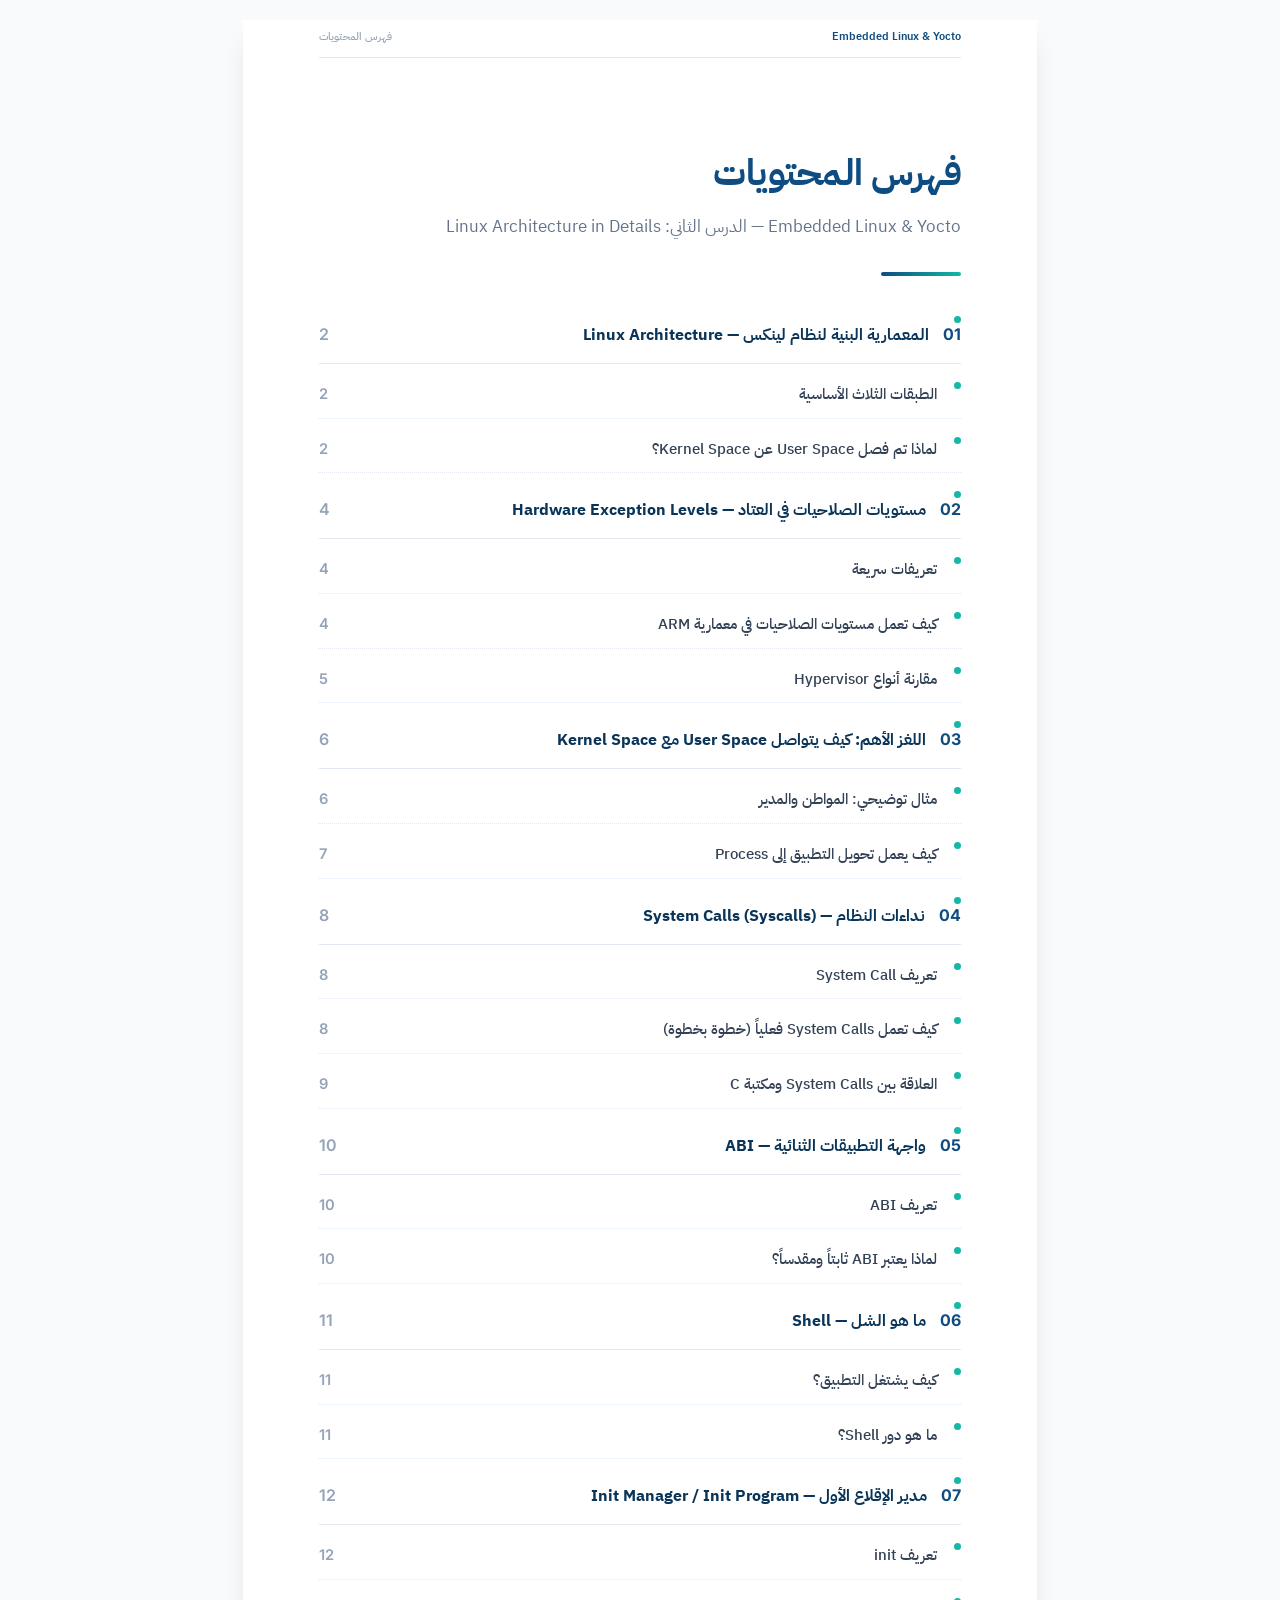
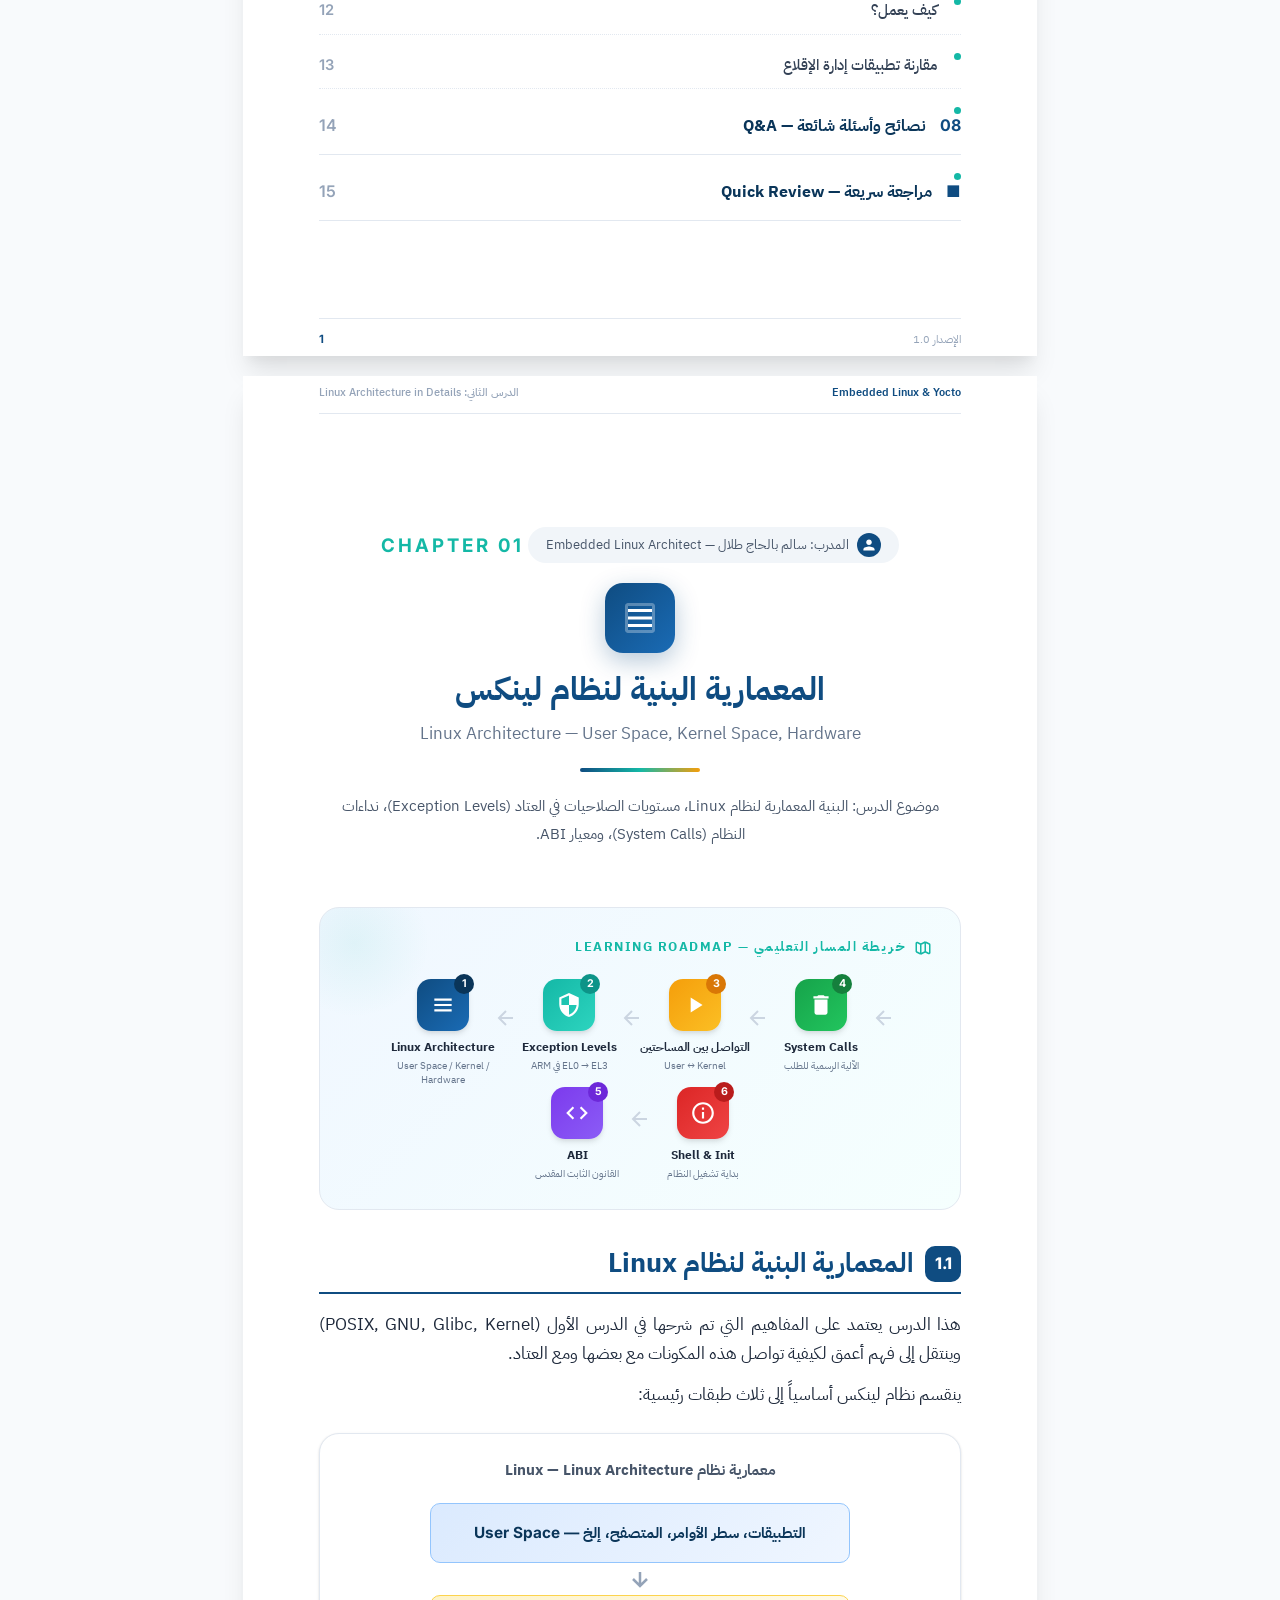
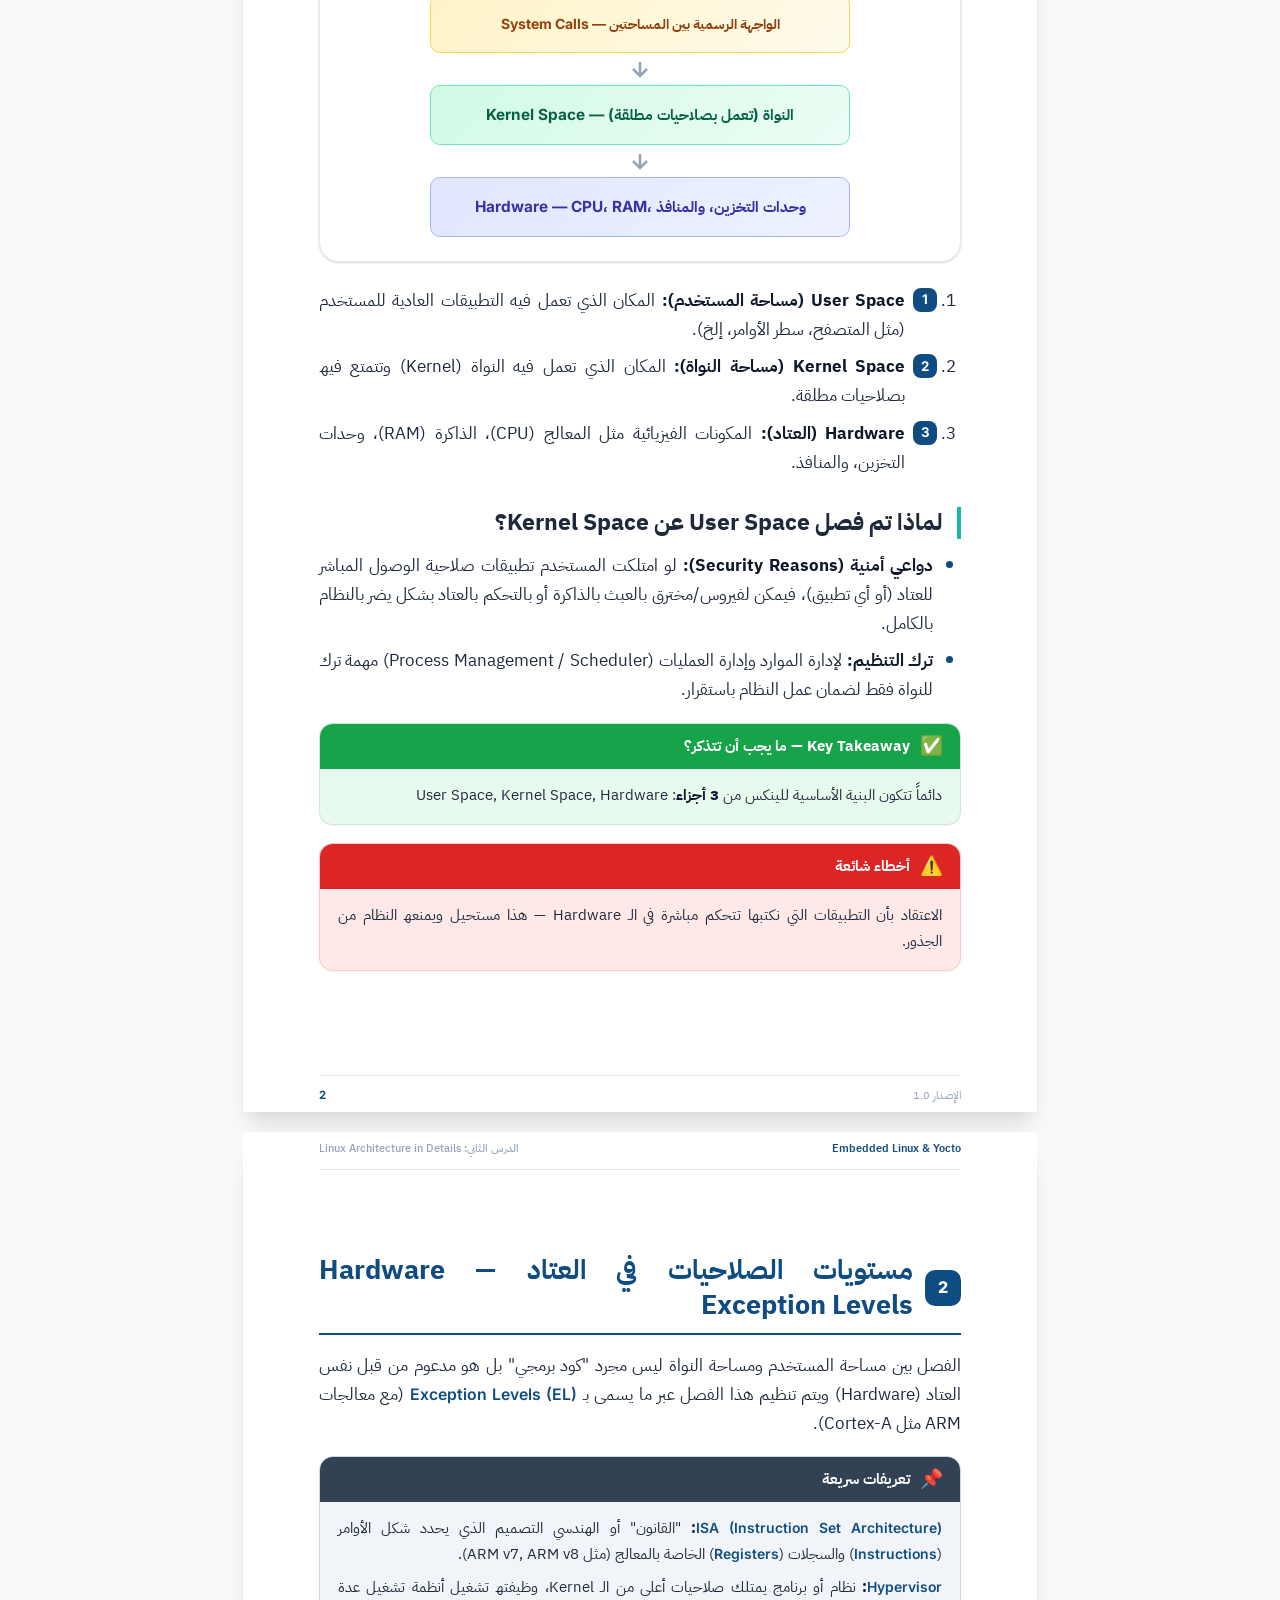
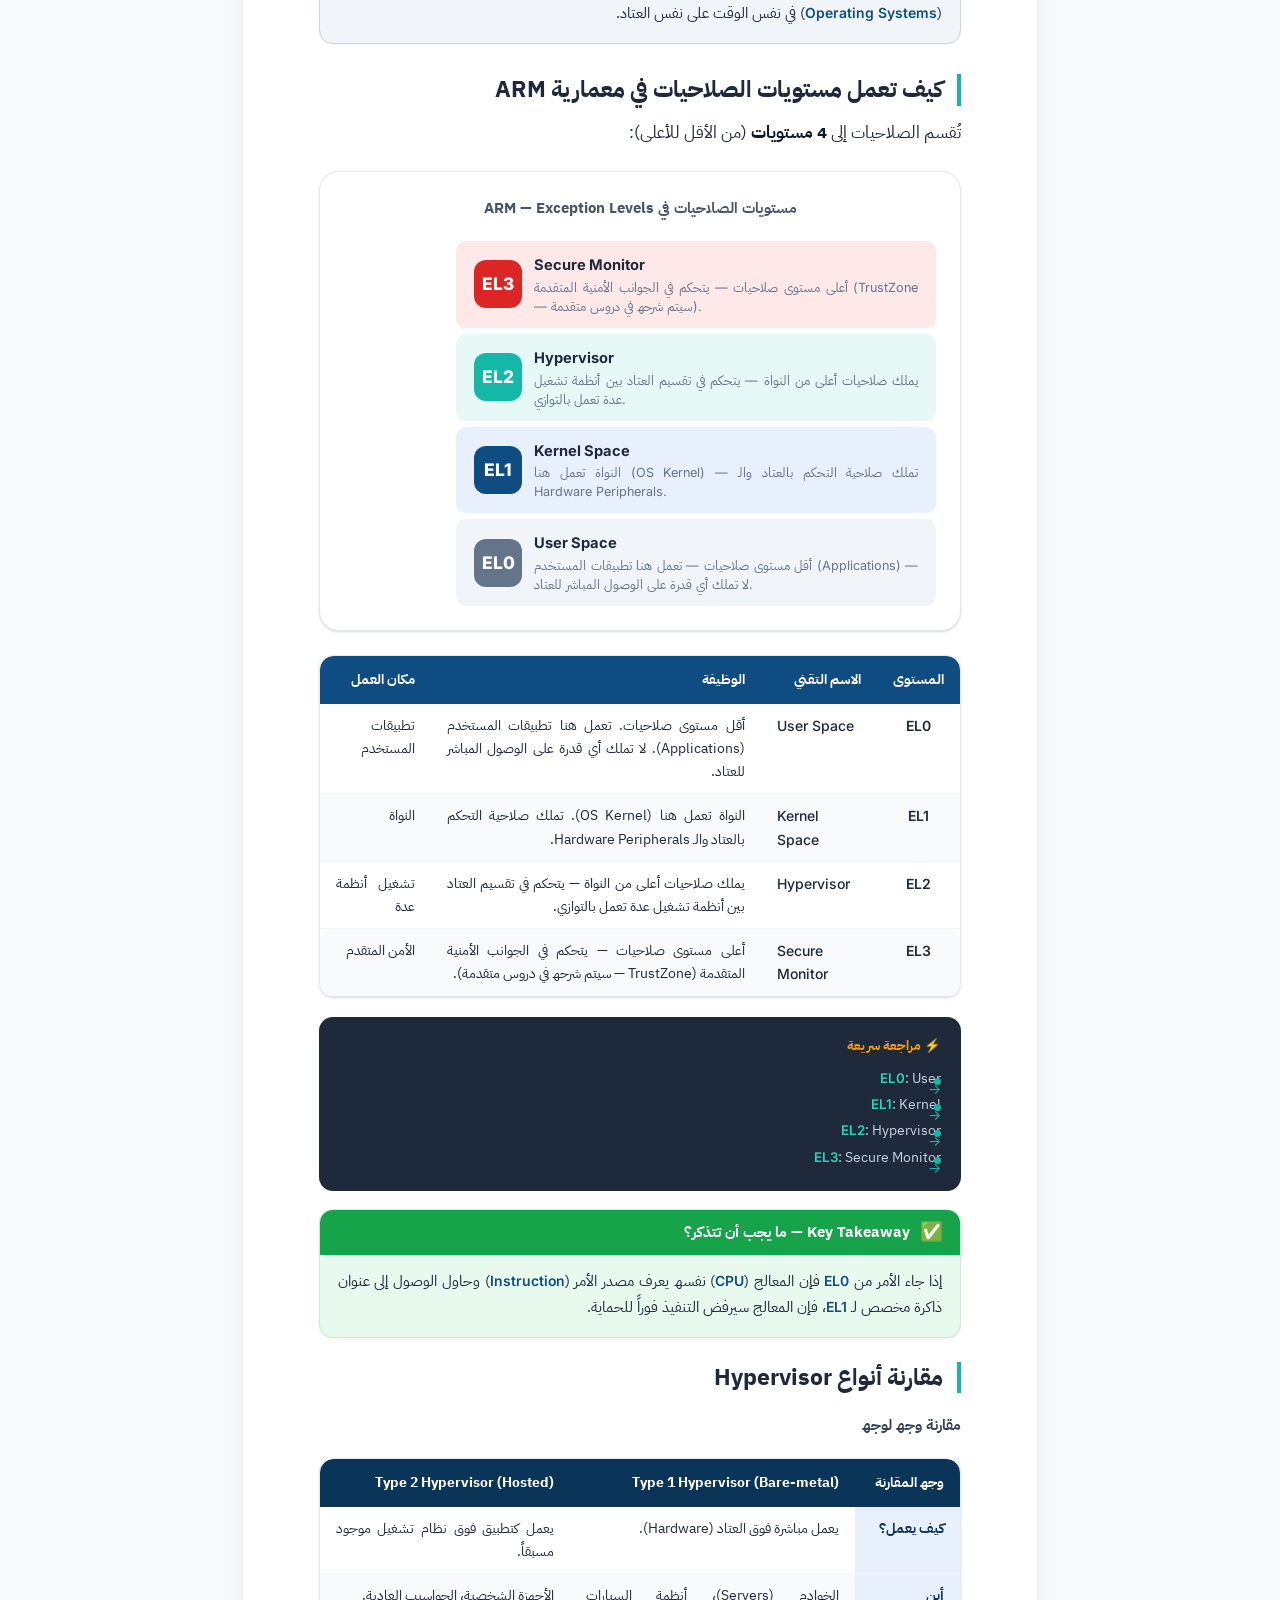
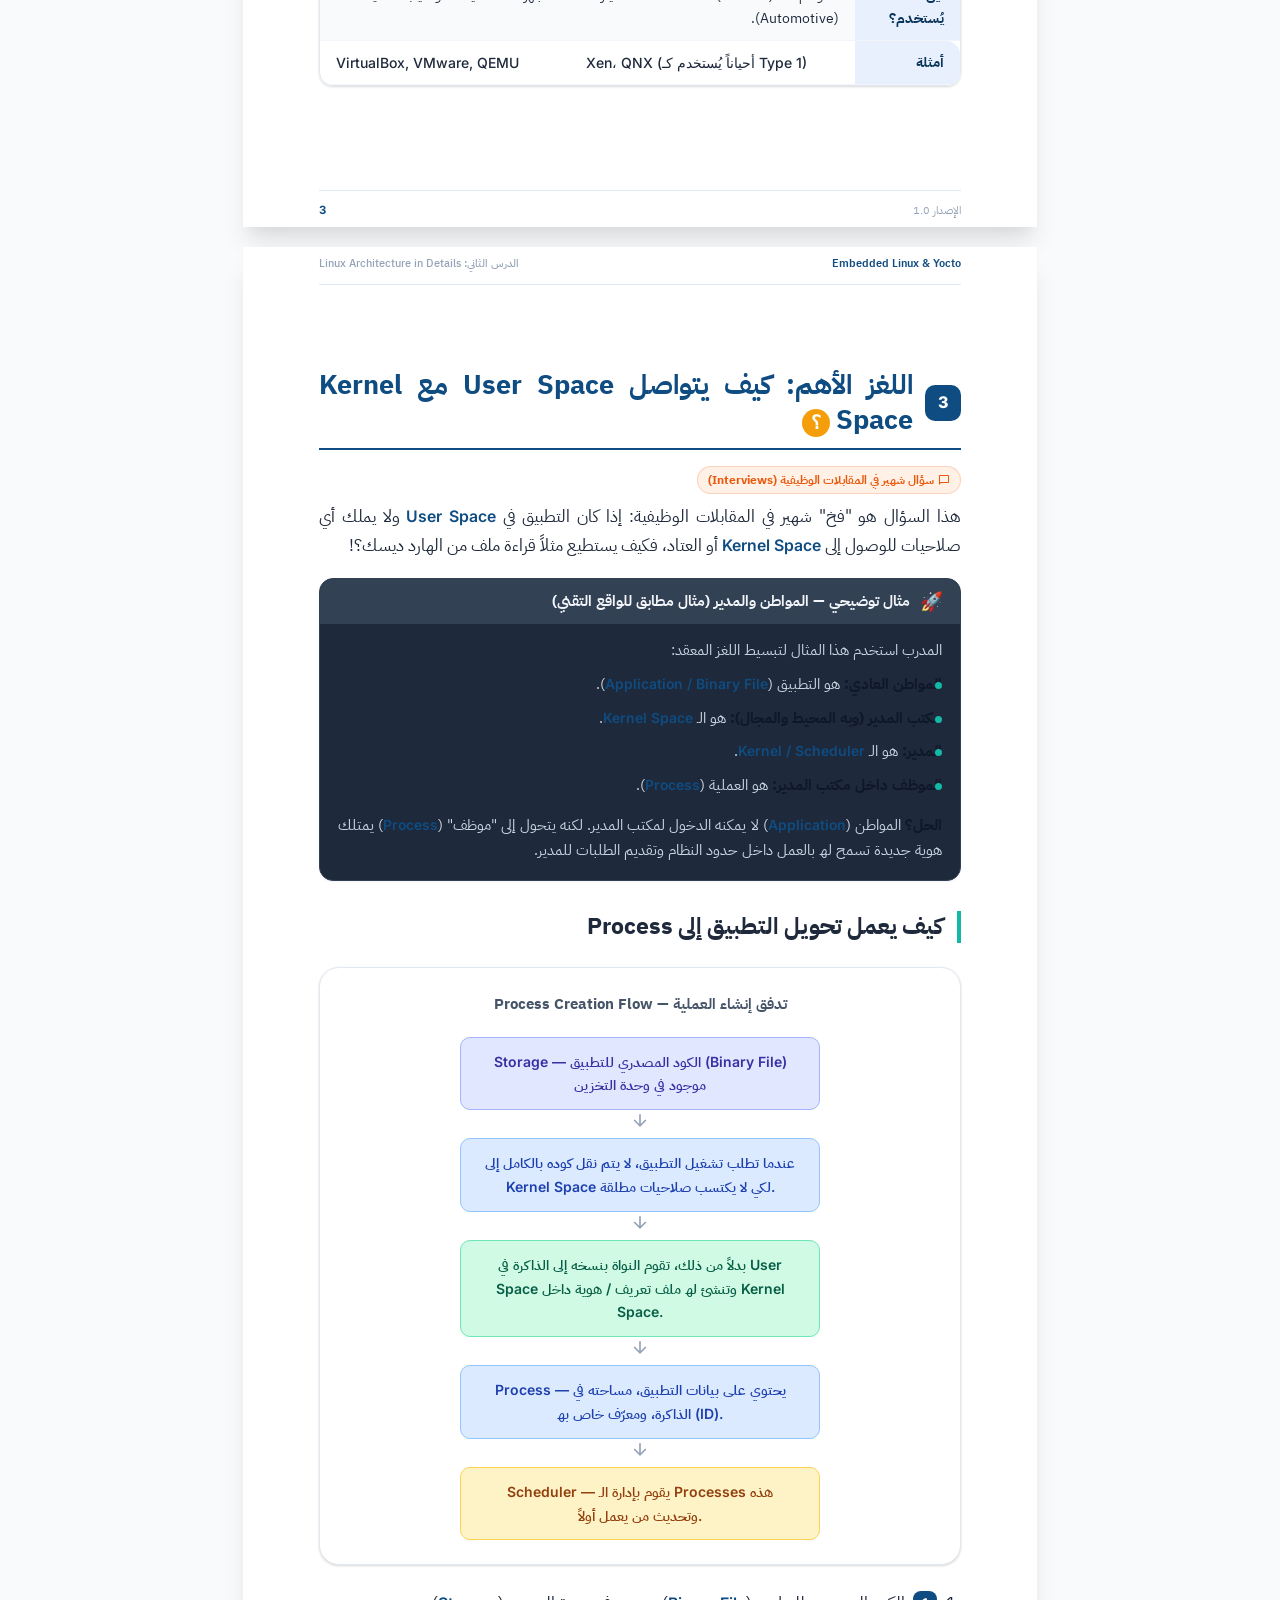
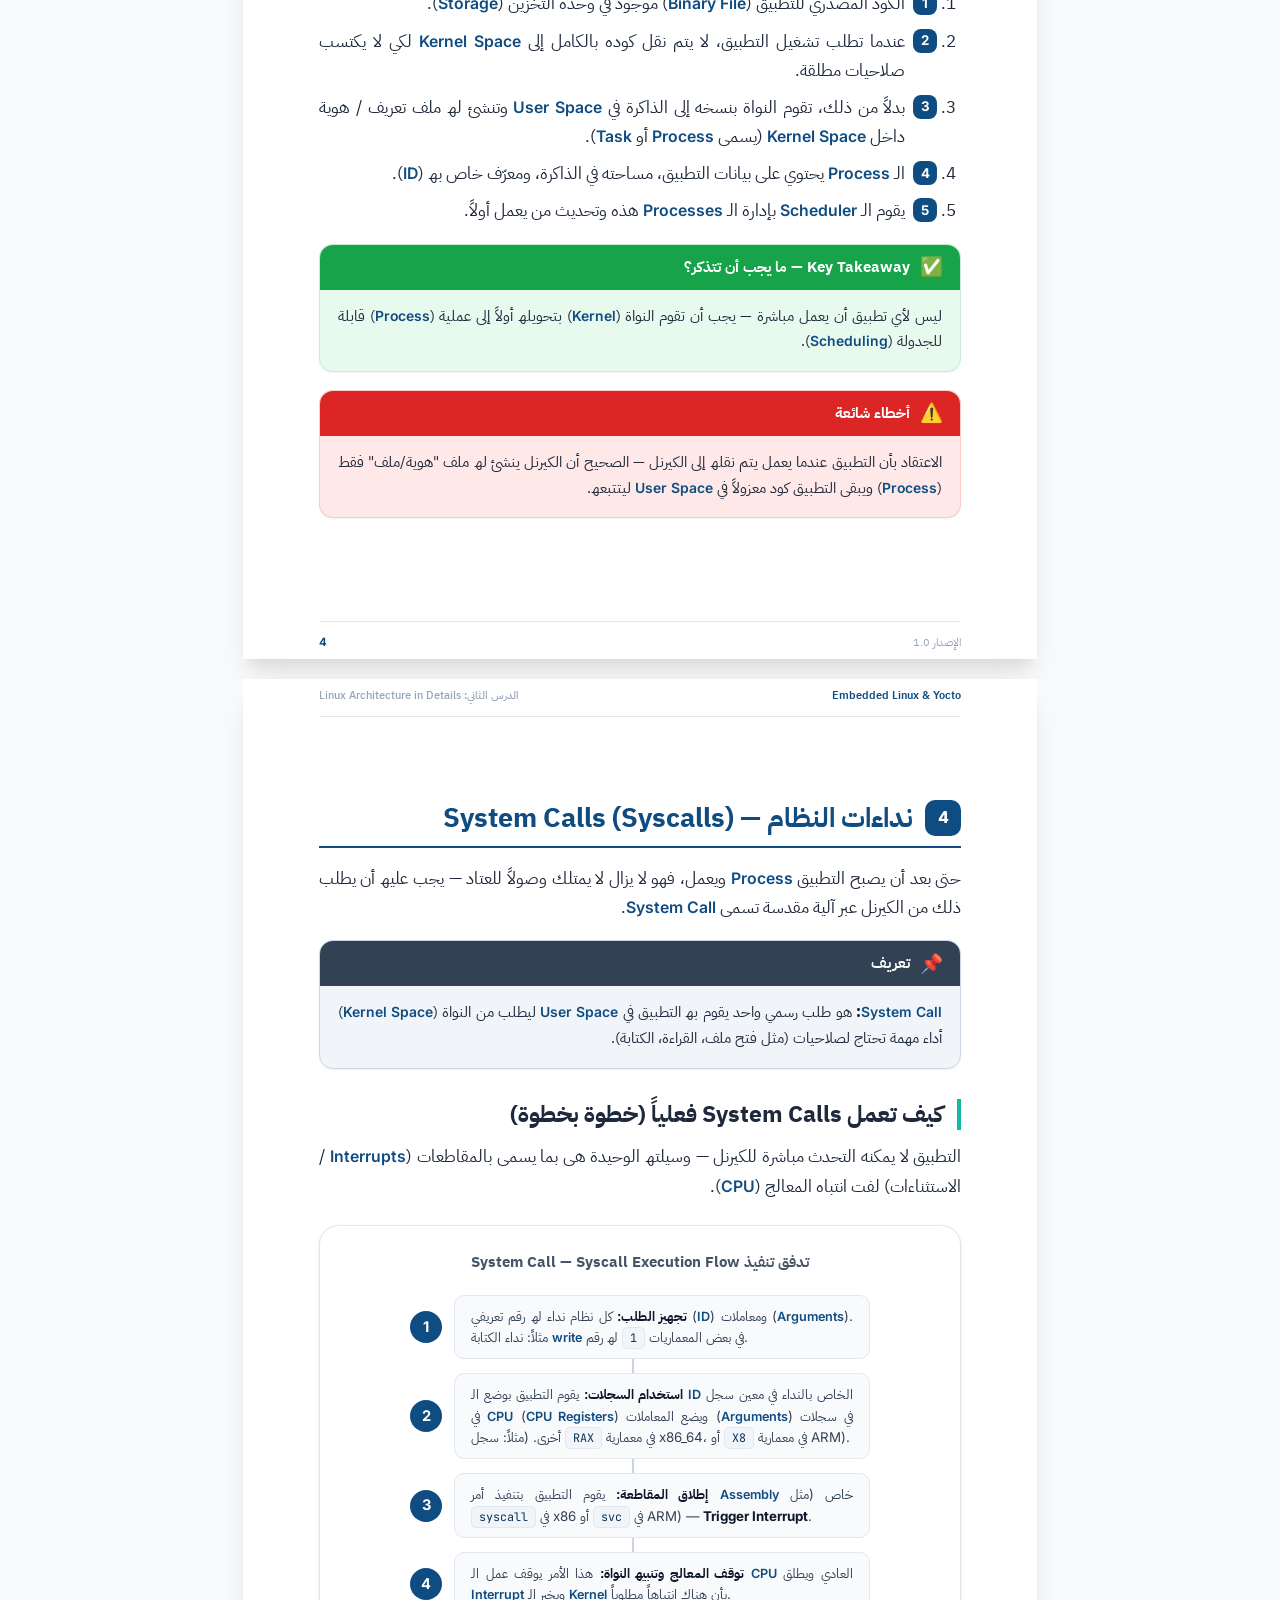
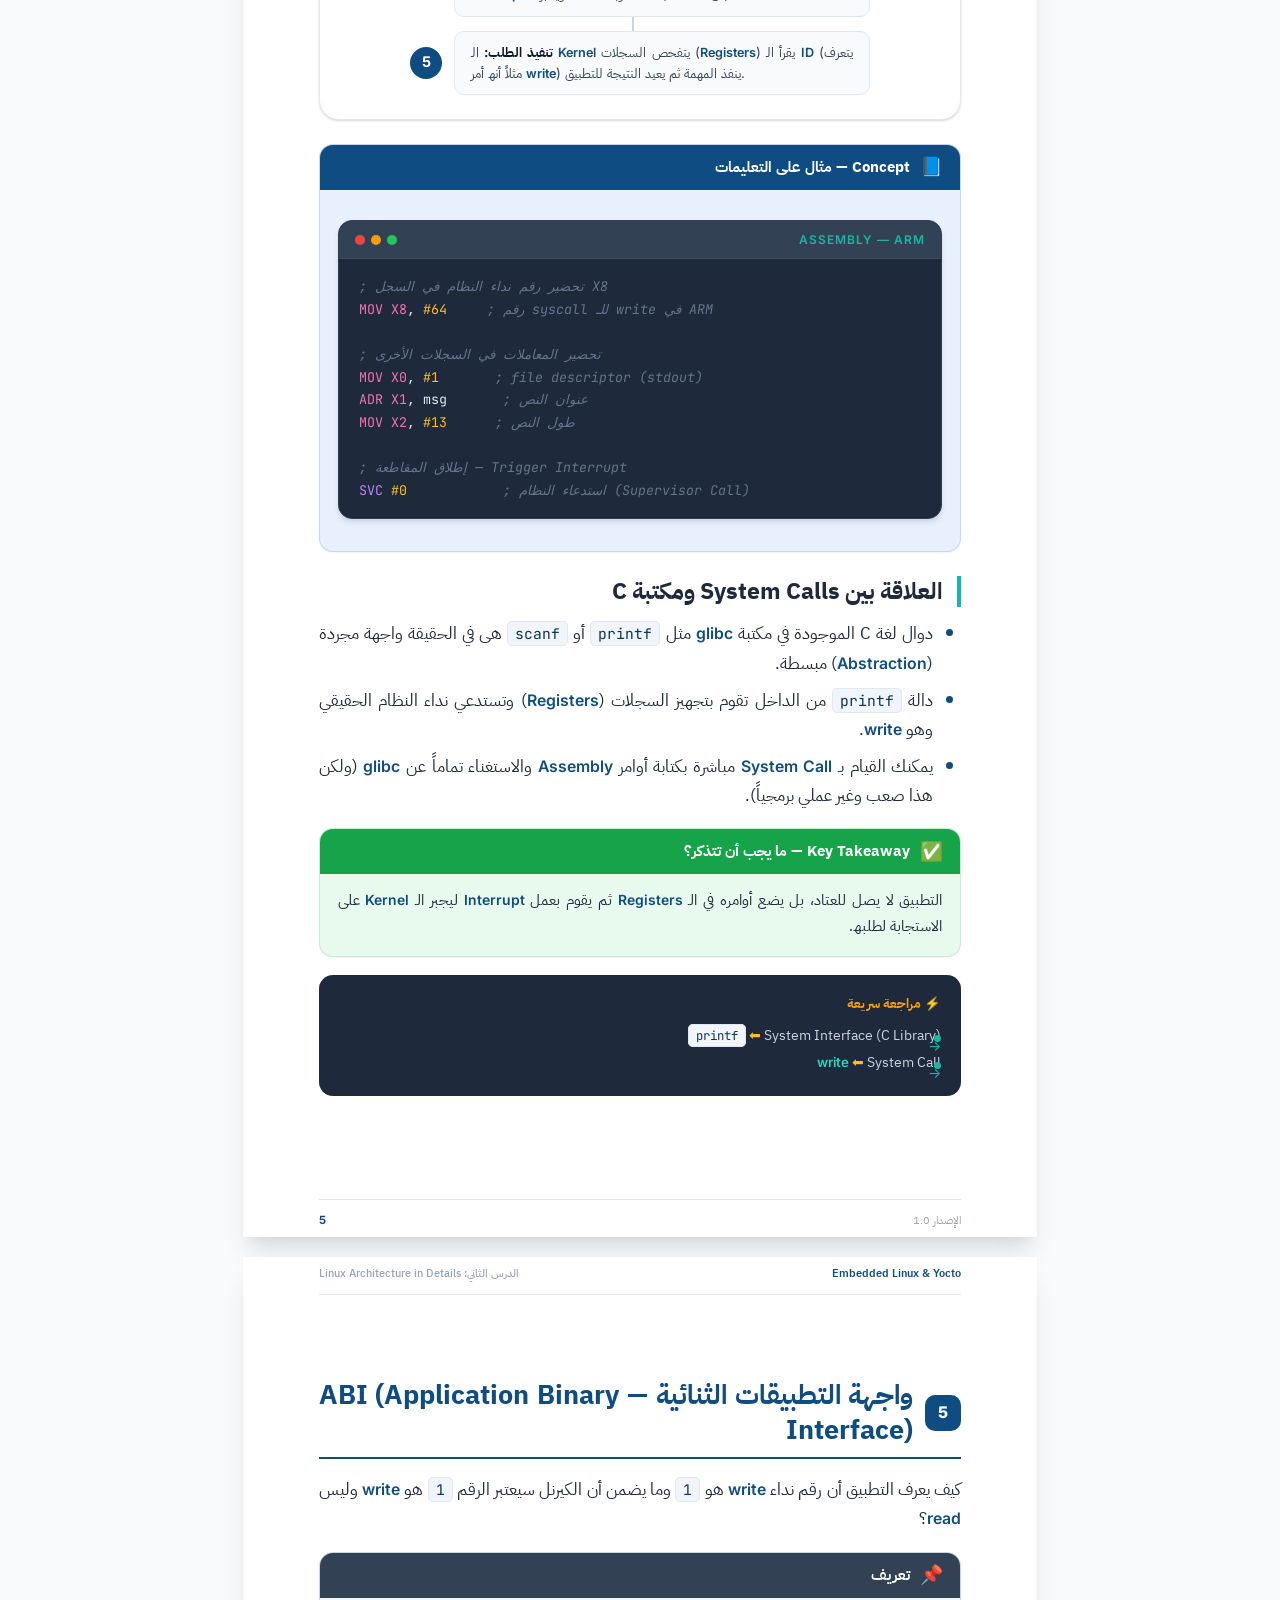
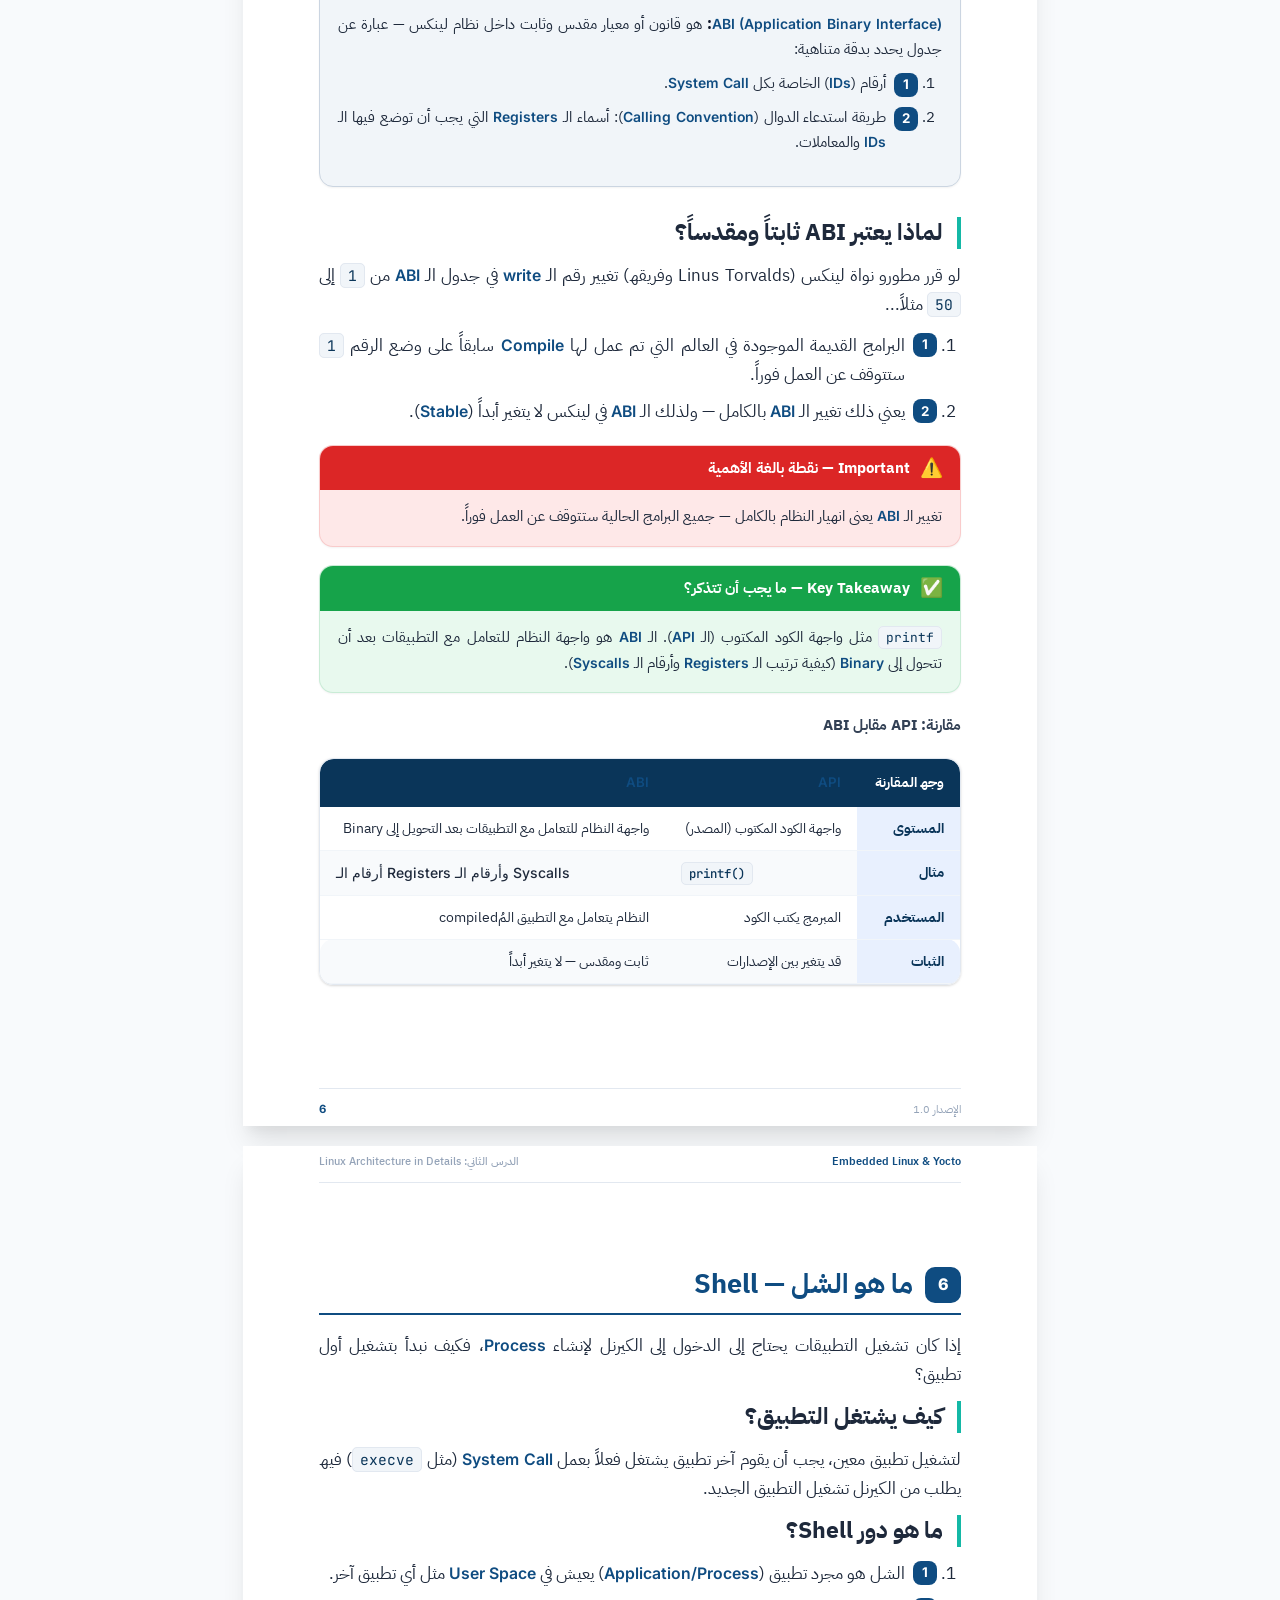
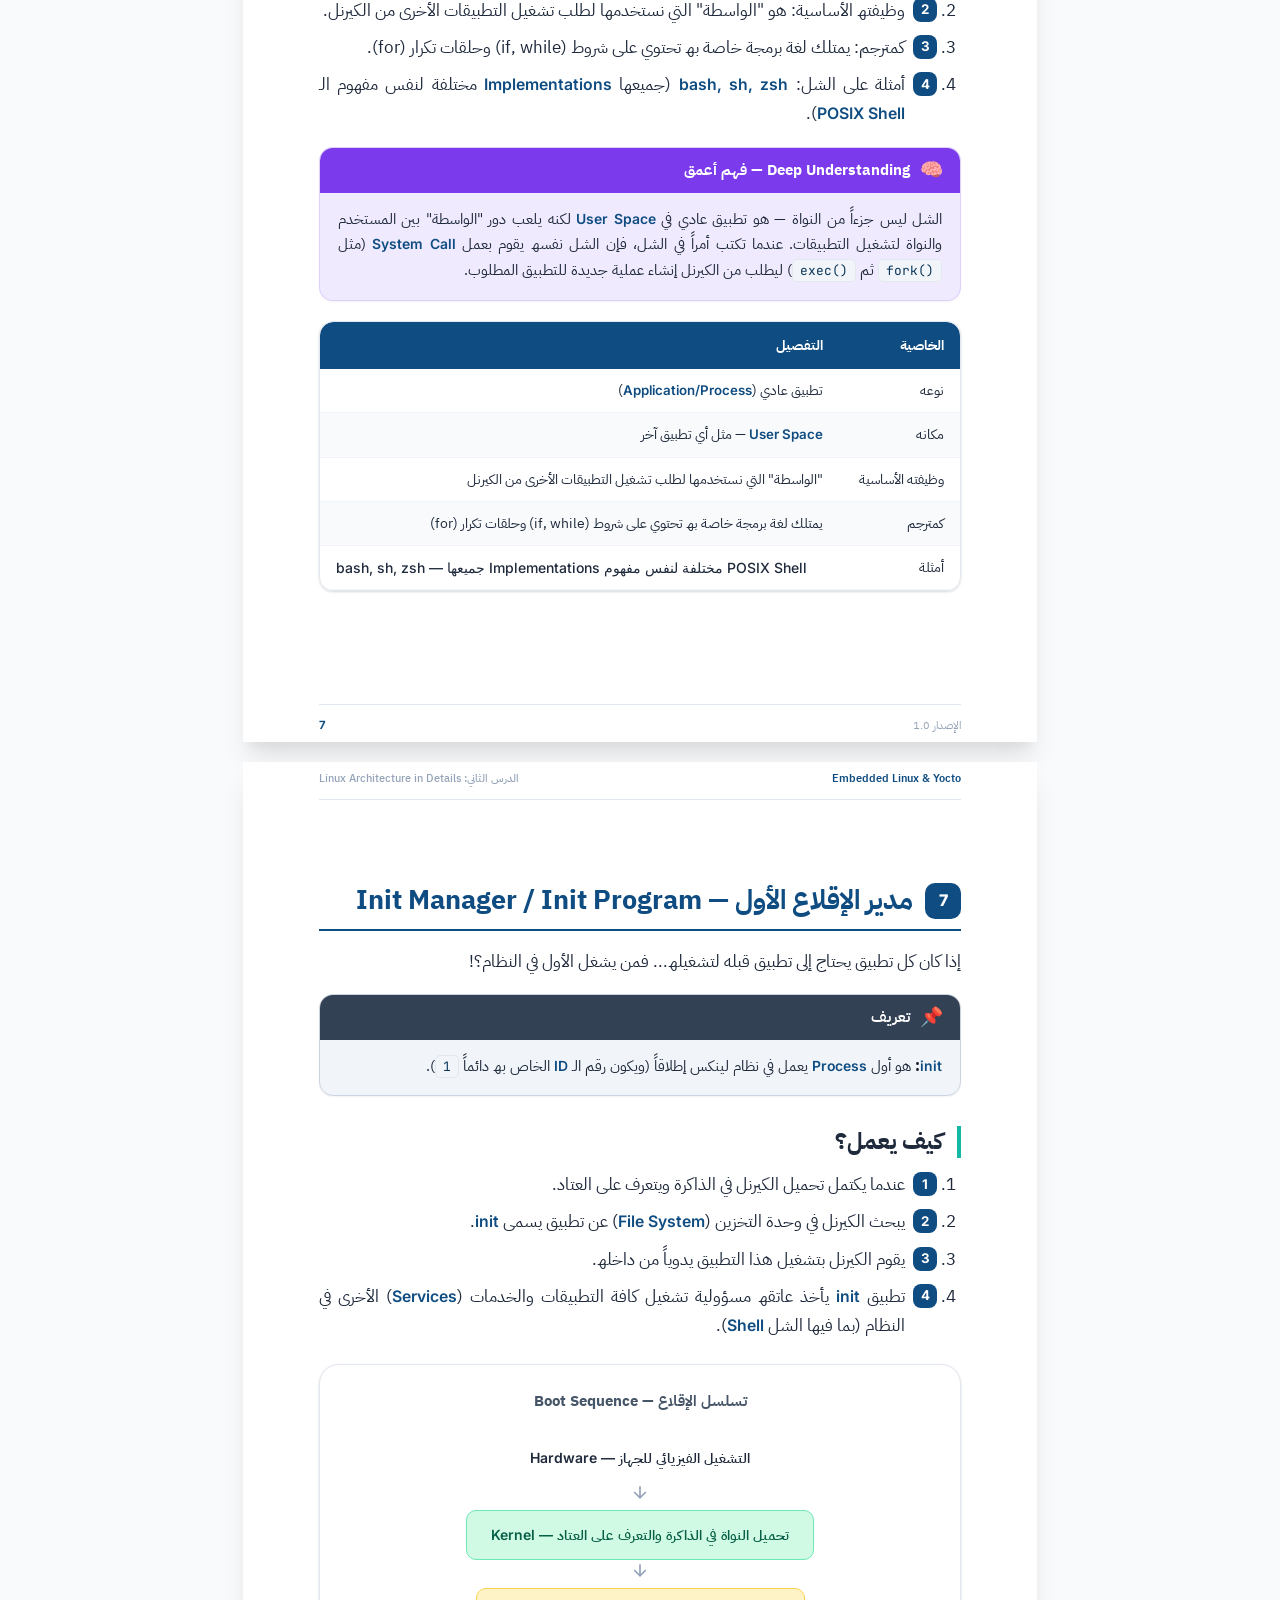
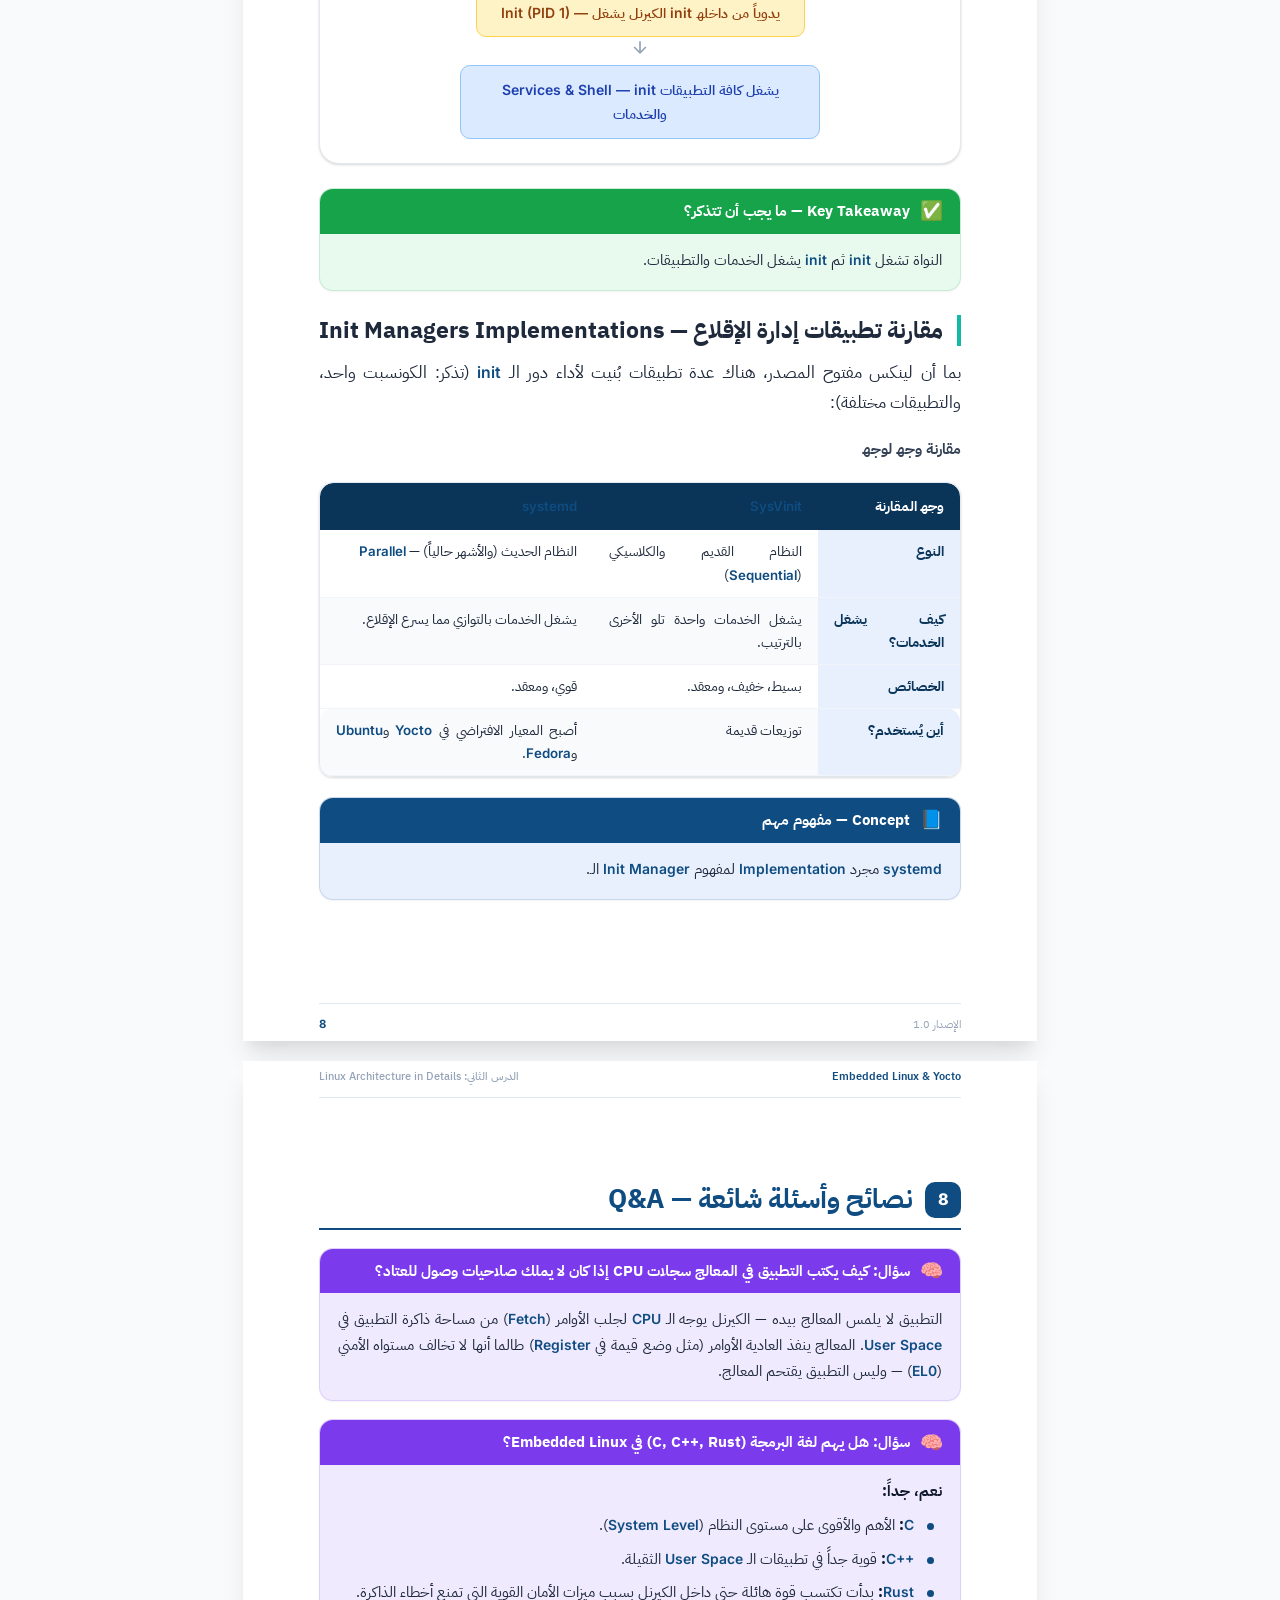
<file: EmbeddeLinuxAndYoctoGoldenCourse/Summaries/lec2/index.html>
<!DOCTYPE html>
<html lang="ar" dir="rtl">
<head>
<meta charset="UTF-8">
<meta name="viewport" content="width=device-width, initial-scale=1.0">
<title>Embedded Linux & Yocto — الدرس الثاني: Linux Architecture in Details</title>
<link rel="preconnect" href="https://fonts.googleapis.com">
<link rel="preconnect" href="https://fonts.gstatic.com" crossorigin>
<link href="https://fonts.googleapis.com/css2?family=IBM+Plex+Sans+Arabic:wght@300;400;500;600;700;800&family=Inter:wght@300;400;500;600;700;800&family=JetBrains+Mono:wght@400;500;600;700&display=swap" rel="stylesheet">
<style>
/* ═══════════════════════════════════════════════════════
   CSS CUSTOM PROPERTIES — PROFESSIONAL COLOR SYSTEM
   ═══════════════════════════════════════════════════════ */
:root {
  --primary: #0F4C81;
  --primary-light: #1a6bb5;
  --primary-dark: #0a3559;
  --primary-bg: #e8f0fe;
  --secondary: #14B8A6;
  --secondary-light: #2dd4bf;
  --secondary-bg: #e6f9f7;
  --accent: #F59E0B;
  --accent-light: #fbbf24;
  --accent-bg: #fff8e1;
  --success: #16A34A;
  --success-light: #22c55e;
  --success-bg: #e8f9ee;
  --warning: #EA580C;
  --warning-light: #f97316;
  --warning-bg: #fff1e6;
  --danger: #DC2626;
  --danger-light: #ef4444;
  --danger-bg: #fee8e8;
  --purple: #7C3AED;
  --purple-light: #8b5cf6;
  --purple-bg: #f0eaff;
  --dark-bg: #1e293b;
  --dark-surface: #334155;
  --dark-text: #f1f5f9;
  --bg: #F8FAFC;
  --white: #FFFFFF;
  --gray-50: #f8fafc;
  --gray-100: #f1f5f9;
  --gray-200: #e2e8f0;
  --gray-300: #cbd5e1;
  --gray-400: #94a3b8;
  --gray-500: #64748b;
  --gray-600: #475569;
  --gray-700: #334155;
  --gray-800: #1e293b;
  --gray-900: #0f172a;
  --shadow-sm: 0 1px 2px rgba(0,0,0,0.05);
  --shadow: 0 1px 3px rgba(0,0,0,0.1), 0 1px 2px rgba(0,0,0,0.06);
  --shadow-md: 0 4px 6px -1px rgba(0,0,0,0.1), 0 2px 4px -1px rgba(0,0,0,0.06);
  --shadow-lg: 0 10px 15px -3px rgba(0,0,0,0.1), 0 4px 6px -2px rgba(0,0,0,0.05);
  --shadow-xl: 0 20px 25px -5px rgba(0,0,0,0.1), 0 10px 10px -5px rgba(0,0,0,0.04);
  --radius-sm: 6px;
  --radius: 10px;
  --radius-lg: 14px;
  --radius-xl: 20px;
}

/* ═══════════════════════════════════════════════════════
   RESET & BASE
   ═══════════════════════════════════════════════════════ */
*, *::before, *::after { box-sizing: border-box; margin: 0; padding: 0; }

html {
  font-size: 12.5pt;
  scroll-behavior: smooth;
  -webkit-font-smoothing: antialiased;
  -moz-osx-font-smoothing: grayscale;
}

body {
  font-family: 'IBM Plex Sans Arabic', 'Cairo', 'Noto Sans Arabic', sans-serif;
  background: var(--bg);
  color: var(--gray-800);
  line-height: 1.7;
  direction: rtl;
  text-align: justify;
}

/* ═══════════════════════════════════════════════════════
   PAGE CONTAINER — A4 SIMULATION
   ═══════════════════════════════════════════════════════ */
.page {
  width: 210mm;
  min-height: 297mm;
  margin: 20px auto;
  background: var(--white);
  box-shadow: var(--shadow-xl);
  padding: 2cm;
  position: relative;
  overflow: hidden;
}

/* ═══════════════════════════════════════════════════════
   HEADER & FOOTER
   ═══════════════════════════════════════════════════════ */
.page-header {
  position: absolute;
  top: 0;
  right: 2cm;
  left: 2cm;
  height: 1cm;
  display: flex;
  justify-content: space-between;
  align-items: center;
  border-bottom: 1.5px solid var(--gray-200);
  padding-bottom: 4px;
  font-size: 8.5pt;
  color: var(--gray-400);
  font-family: 'IBM Plex Sans Arabic', sans-serif;
  direction: rtl;
}

.page-header .course-name {
  font-weight: 600;
  color: var(--primary);
}

.page-header .chapter-name {
  font-weight: 500;
}

.page-footer {
  position: absolute;
  bottom: 0;
  right: 2cm;
  left: 2cm;
  height: 1cm;
  display: flex;
  justify-content: space-between;
  align-items: center;
  border-top: 1.5px solid var(--gray-200);
  padding-top: 4px;
  font-size: 8.5pt;
  color: var(--gray-400);
  font-family: 'IBM Plex Sans Arabic', sans-serif;
  direction: rtl;
}

.page-footer .page-num {
  font-weight: 700;
  color: var(--primary);
  font-family: 'Inter', sans-serif;
  direction: ltr;
}

.page-content {
  padding-top: 1.2cm;
  padding-bottom: 1.2cm;
}

/* ═══════════════════════════════════════════════════════
   TABLE OF CONTENTS
   ═══════════════════════════════════════════════════════ */
.toc-container {
  padding: 0;
}

.toc-title {
  font-size: 28pt;
  font-weight: 800;
  color: var(--primary);
  margin-bottom: 8px;
  letter-spacing: -0.5px;
}

.toc-subtitle {
  font-size: 13pt;
  color: var(--gray-500);
  margin-bottom: 30px;
  font-weight: 400;
}

.toc-divider {
  width: 80px;
  height: 4px;
  background: linear-gradient(90deg, var(--primary), var(--secondary));
  border-radius: 4px;
  margin-bottom: 30px;
}

.toc-list {
  list-style: none;
  padding: 0;
}

.toc-item {
  display: flex;
  align-items: baseline;
  justify-content: space-between;
  padding: 10px 0;
  border-bottom: 1px dotted var(--gray-200);
  text-decoration: none;
  color: var(--gray-700);
  transition: all 0.2s ease;
  cursor: pointer;
}

.toc-item:hover {
  color: var(--primary);
  background: var(--primary-bg);
  padding-right: 12px;
  padding-left: 12px;
  border-radius: var(--radius-sm);
}

.toc-item.main {
  font-weight: 700;
  font-size: 12pt;
  color: var(--primary-dark);
  border-bottom: 1px solid var(--gray-200);
  padding-top: 14px;
  padding-bottom: 14px;
}

.toc-item.main:hover {
  background: var(--primary-bg);
}

.toc-item.sub {
  padding-right: 24px;
  font-size: 11pt;
  font-weight: 500;
}

.toc-item.subsub {
  padding-right: 48px;
  font-size: 10.5pt;
  font-weight: 400;
  color: var(--gray-600);
}

.toc-number {
  font-family: 'Inter', sans-serif;
  font-weight: 700;
  color: var(--primary);
  margin-left: 10px;
  direction: ltr;
  white-space: nowrap;
}

.toc-page {
  font-family: 'Inter', sans-serif;
  font-weight: 600;
  color: var(--gray-400);
  direction: ltr;
  white-space: nowrap;
  min-width: 30px;
  text-align: left;
}

/* ═══════════════════════════════════════════════════════
   CHAPTER OPENING
   ═══════════════════════════════════════════════════════ */
.chapter-opening {
  text-align: center;
  margin-bottom: 40px;
  padding: 30px 0 20px;
}

.chapter-number {
  display: inline-block;
  font-family: 'Inter', sans-serif;
  font-size: 14pt;
  font-weight: 700;
  color: var(--secondary);
  letter-spacing: 3px;
  text-transform: uppercase;
  direction: ltr;
  margin-bottom: 10px;
}

.chapter-icon {
  width: 70px;
  height: 70px;
  margin: 0 auto 16px;
  background: linear-gradient(135deg, var(--primary), var(--primary-light));
  border-radius: 18px;
  display: flex;
  align-items: center;
  justify-content: center;
  box-shadow: 0 8px 25px rgba(15,76,129,0.3);
}

.chapter-icon svg {
  width: 36px;
  height: 36px;
  fill: white;
}

.chapter-title {
  font-size: 24pt;
  font-weight: 800;
  color: var(--primary);
  margin-bottom: 8px;
  line-height: 1.3;
}

.chapter-subtitle {
  font-size: 13pt;
  color: var(--gray-500);
  font-weight: 400;
  margin-bottom: 20px;
}

.chapter-divider {
  width: 120px;
  height: 4px;
  background: linear-gradient(90deg, var(--primary), var(--secondary), var(--accent));
  border-radius: 4px;
  margin: 0 auto 20px;
}

.chapter-intro {
  font-size: 11.5pt;
  color: var(--gray-600);
  max-width: 600px;
  margin: 0 auto;
  line-height: 1.8;
}

.trainer-badge {
  display: inline-flex;
  align-items: center;
  gap: 8px;
  background: var(--gray-100);
  padding: 6px 18px;
  border-radius: 30px;
  font-size: 10pt;
  color: var(--gray-600);
  margin-bottom: 20px;
  direction: rtl;
}

.trainer-badge .trainer-icon {
  width: 24px;
  height: 24px;
  background: var(--primary);
  border-radius: 50%;
  display: flex;
  align-items: center;
  justify-content: center;
}

.trainer-badge .trainer-icon svg {
  width: 14px;
  height: 14px;
  fill: white;
}

/* ═══════════════════════════════════════════════════════
   ANIMATED CHAPTER OVERVIEW — ROADMAP
   ═══════════════════════════════════════════════════════ */
.overview-container {
  background: linear-gradient(135deg, #f0f7ff 0%, #f5fffe 100%);
  border: 1.5px solid var(--gray-200);
  border-radius: var(--radius-xl);
  padding: 28px;
  margin-bottom: 36px;
  position: relative;
  overflow: hidden;
}

.overview-container::before {
  content: '';
  position: absolute;
  top: -40px;
  left: -40px;
  width: 150px;
  height: 150px;
  background: radial-gradient(circle, rgba(20,184,166,0.08) 0%, transparent 70%);
  border-radius: 50%;
}

.overview-label {
  display: flex;
  align-items: center;
  gap: 8px;
  font-size: 10pt;
  font-weight: 700;
  color: var(--secondary);
  text-transform: uppercase;
  letter-spacing: 1.5px;
  margin-bottom: 20px;
  direction: rtl;
}

.overview-label svg {
  width: 18px;
  height: 18px;
}

.roadmap {
  display: flex;
  flex-direction: row-reverse;
  gap: 0;
  position: relative;
  justify-content: center;
  flex-wrap: wrap;
}

.roadmap-step {
  display: flex;
  flex-direction: column;
  align-items: center;
  text-align: center;
  width: 110px;
  position: relative;
}

.roadmap-step-icon {
  width: 52px;
  height: 52px;
  border-radius: 14px;
  display: flex;
  align-items: center;
  justify-content: center;
  margin-bottom: 8px;
  box-shadow: var(--shadow-md);
  position: relative;
  z-index: 2;
}

.roadmap-step-icon svg {
  width: 26px;
  height: 26px;
}

.roadmap-step-num {
  font-family: 'Inter', sans-serif;
  font-size: 8pt;
  font-weight: 700;
  color: white;
  position: absolute;
  top: -5px;
  right: -5px;
  width: 20px;
  height: 20px;
  border-radius: 50%;
  display: flex;
  align-items: center;
  justify-content: center;
  z-index: 3;
  direction: ltr;
}

.roadmap-step-title {
  font-size: 9pt;
  font-weight: 700;
  color: var(--gray-800);
  margin-bottom: 3px;
  line-height: 1.4;
}

.roadmap-step-desc {
  font-size: 7.5pt;
  color: var(--gray-500);
  line-height: 1.4;
}

.roadmap-arrow {
  display: flex;
  align-items: center;
  color: var(--gray-300);
  margin: 0 -4px;
  margin-bottom: 30px;
  z-index: 1;
}

.roadmap-arrow svg {
  width: 24px;
  height: 24px;
}

/* Step colors */
.step-blue .roadmap-step-icon { background: linear-gradient(135deg, var(--primary), var(--primary-light)); }
.step-blue .roadmap-step-num { background: var(--primary-dark); }
.step-teal .roadmap-step-icon { background: linear-gradient(135deg, var(--secondary), var(--secondary-light)); }
.step-teal .roadmap-step-num { background: #0d9488; }
.step-orange .roadmap-step-icon { background: linear-gradient(135deg, var(--accent), var(--accent-light)); }
.step-orange .roadmap-step-num { background: #d97706; }
.step-green .roadmap-step-icon { background: linear-gradient(135deg, var(--success), var(--success-light)); }
.step-green .roadmap-step-num { background: #15803d; }
.step-purple .roadmap-step-icon { background: linear-gradient(135deg, var(--purple), var(--purple-light)); }
.step-purple .roadmap-step-num { background: #6d28d9; }
.step-red .roadmap-step-icon { background: linear-gradient(135deg, var(--danger), var(--danger-light)); }
.step-red .roadmap-step-num { background: #b91c1c; }
.step-gray .roadmap-step-icon { background: linear-gradient(135deg, var(--gray-600), var(--gray-500)); }
.step-gray .roadmap-step-num { background: var(--gray-700); }

/* ═══════════════════════════════════════════════════════
   SECTION HEADINGS
   ═══════════════════════════════════════════════════════ */
.section {
  margin-bottom: 30px;
}

.section-header {
  display: flex;
  align-items: center;
  gap: 12px;
  margin-bottom: 16px;
  padding-bottom: 10px;
  border-bottom: 2.5px solid var(--primary);
}

.section-number {
  font-family: 'Inter', sans-serif;
  font-size: 12pt;
  font-weight: 800;
  color: var(--white);
  background: var(--primary);
  width: 36px;
  height: 36px;
  border-radius: 10px;
  display: flex;
  align-items: center;
  justify-content: center;
  direction: ltr;
  flex-shrink: 0;
}

.section-title {
  font-size: 20pt;
  font-weight: 800;
  color: var(--primary);
  line-height: 1.3;
}

.subsection {
  margin-bottom: 20px;
  margin-top: 24px;
}

.subsection-title {
  font-size: 17pt;
  font-weight: 700;
  color: var(--gray-800);
  margin-bottom: 12px;
  padding-right: 14px;
  border-right: 4px solid var(--secondary);
  line-height: 1.4;
}

.subsubsection-title {
  font-size: 14pt;
  font-weight: 600;
  color: var(--gray-700);
  margin-bottom: 10px;
  margin-top: 16px;
}

/* ═══════════════════════════════════════════════════════
   BODY TEXT & PARAGRAPHS
   ═══════════════════════════════════════════════════════ */
p {
  margin-bottom: 12px;
  line-height: 1.75;
  text-align: justify;
}

strong, b {
  font-weight: 700;
  color: var(--gray-900);
}

/* English terms inline */
.en-term {
  font-family: 'Inter', sans-serif;
  direction: ltr;
  unicode-bidi: embed;
  font-weight: 600;
  color: var(--primary);
  font-size: 0.95em;
}

/* ═══════════════════════════════════════════════════════
   CALLOUT BOXES
   ═══════════════════════════════════════════════════════ */
.callout {
  border-radius: var(--radius-lg);
  margin: 18px 0;
  overflow: hidden;
  box-shadow: var(--shadow-sm);
  border: 1px solid transparent;
}

.callout-header {
  display: flex;
  align-items: center;
  gap: 10px;
  padding: 10px 18px;
  font-weight: 700;
  font-size: 11pt;
}

.callout-body {
  padding: 14px 18px 16px;
  font-size: 11pt;
  line-height: 1.75;
}

.callout-body p { margin-bottom: 8px; }
.callout-body p:last-child { margin-bottom: 0; }

/* Blue — Concept */
.callout-blue {
  background: var(--primary-bg);
  border-color: rgba(15,76,129,0.15);
}
.callout-blue .callout-header {
  background: var(--primary);
  color: white;
}
.callout-blue .callout-body {
  color: var(--gray-800);
}

/* Green — Key Takeaway */
.callout-green {
  background: var(--success-bg);
  border-color: rgba(22,163,74,0.15);
}
.callout-green .callout-header {
  background: var(--success);
  color: white;
}
.callout-green .callout-body {
  color: var(--gray-800);
}

/* Orange — Tip */
.callout-orange {
  background: var(--accent-bg);
  border-color: rgba(245,158,11,0.15);
}
.callout-orange .callout-header {
  background: var(--accent);
  color: white;
}
.callout-orange .callout-body {
  color: var(--gray-800);
}

/* Red — Important/Warning */
.callout-red {
  background: var(--danger-bg);
  border-color: rgba(220,38,38,0.15);
}
.callout-red .callout-header {
  background: var(--danger);
  color: white;
}
.callout-red .callout-body {
  color: var(--gray-800);
}

/* Gray — Definition */
.callout-gray {
  background: var(--gray-100);
  border-color: var(--gray-300);
}
.callout-gray .callout-header {
  background: var(--gray-700);
  color: white;
}
.callout-gray .callout-body {
  color: var(--gray-800);
}

/* Purple — Deep Understanding */
.callout-purple {
  background: var(--purple-bg);
  border-color: rgba(124,58,237,0.15);
}
.callout-purple .callout-header {
  background: var(--purple);
  color: white;
}
.callout-purple .callout-body {
  color: var(--gray-800);
}

/* Dark — Practical Example */
.callout-dark {
  background: var(--dark-bg);
  border-color: var(--dark-surface);
}
.callout-dark .callout-header {
  background: var(--dark-surface);
  color: var(--dark-text);
}
.callout-dark .callout-body {
  color: var(--gray-300);
}

.callout-icon {
  width: 22px;
  height: 22px;
  flex-shrink: 0;
  display: flex;
  align-items: center;
  justify-content: center;
  font-size: 14pt;
  line-height: 1;
}

/* ═══════════════════════════════════════════════════════
   LISTS
   ═══════════════════════════════════════════════════════ */
ul, ol {
  padding-right: 24px;
  margin-bottom: 14px;
}

ul { list-style: none; padding-right: 8px; }

ul li {
  position: relative;
  padding-right: 20px;
  margin-bottom: 8px;
  line-height: 1.75;
}

ul li::before {
  content: '';
  position: absolute;
  right: 0;
  top: 10px;
  width: 7px;
  height: 7px;
  border-radius: 50%;
  background: var(--secondary);
}

ul.primary-bullets li::before { background: var(--primary); }
ul.accent-bullets li::before { background: var(--accent); }
ul.danger-bullets li::before { background: var(--danger); }

ol {
  counter-reset: arabic-counter;
}

ol li {
  position: relative;
  padding-right: 32px;
  margin-bottom: 8px;
  line-height: 1.75;
}

ol li::before {
  counter-increment: arabic-counter;
  content: counter(arabic-counter);
  position: absolute;
  right: 0;
  top: 2px;
  width: 24px;
  height: 24px;
  border-radius: 8px;
  background: var(--primary);
  color: white;
  font-family: 'Inter', sans-serif;
  font-size: 10pt;
  font-weight: 700;
  display: flex;
  align-items: center;
  justify-content: center;
  direction: ltr;
}

/* ═══════════════════════════════════════════════════════
   TABLES
   ═══════════════════════════════════════════════════════ */
.table-wrapper {
  margin: 20px 0;
  overflow-x: auto;
  border-radius: var(--radius-lg);
  box-shadow: var(--shadow);
  border: 1px solid var(--gray-200);
}

table {
  width: 100%;
  border-collapse: collapse;
  font-size: 10.5pt;
}

thead th {
  background: var(--primary);
  color: white;
  font-weight: 700;
  padding: 12px 16px;
  text-align: right;
  white-space: nowrap;
  font-size: 10.5pt;
}

thead th:first-child {
  border-radius: 0 var(--radius-lg) 0 0;
}

thead th:last-child {
  border-radius: var(--radius-lg) 0 0 0;
}

tbody td {
  padding: 10px 16px;
  border-bottom: 1px solid var(--gray-100);
  vertical-align: top;
  line-height: 1.65;
}

tbody tr:nth-child(even) {
  background: var(--gray-50);
}

tbody tr:last-child td:first-child {
  border-radius: 0 var(--radius-lg) 0 0;
}

tbody tr:last-child td:last-child {
  border-radius: var(--radius-lg) 0 0 0;
}

td.num-cell {
  text-align: center;
  font-family: 'Inter', sans-serif;
  direction: ltr;
  font-weight: 600;
}

td.en-cell {
  direction: ltr;
  text-align: left;
  font-family: 'Inter', sans-serif;
  font-weight: 500;
}

/* Comparison table */
table.comparison thead th {
  background: var(--primary-dark);
}

table.comparison tbody td:first-child {
  background: var(--primary-bg);
  font-weight: 700;
  color: var(--primary-dark);
}

/* ═══════════════════════════════════════════════════════
   CODE BLOCKS
   ═══════════════════════════════════════════════════════ */
.code-block {
  background: #1e293b;
  border-radius: var(--radius-lg);
  margin: 16px 0;
  overflow: hidden;
  box-shadow: var(--shadow-md);
  border: 1px solid var(--dark-surface);
  direction: ltr;
  text-align: left;
}

.code-header {
  display: flex;
  justify-content: space-between;
  align-items: center;
  padding: 8px 16px;
  background: var(--dark-surface);
  border-bottom: 1px solid rgba(255,255,255,0.06);
}

.code-lang {
  font-family: 'Inter', sans-serif;
  font-size: 9pt;
  font-weight: 600;
  color: var(--secondary);
  text-transform: uppercase;
  letter-spacing: 1px;
}

.code-dots {
  display: flex;
  gap: 6px;
}

.code-dots span {
  width: 10px;
  height: 10px;
  border-radius: 50%;
}

.code-dots span:nth-child(1) { background: #ef4444; }
.code-dots span:nth-child(2) { background: #f59e0b; }
.code-dots span:nth-child(3) { background: #22c55e; }

.code-body {
  padding: 16px 20px;
  overflow-x: auto;
  font-family: 'JetBrains Mono', monospace;
  font-size: 10pt;
  line-height: 1.7;
  color: #e2e8f0;
  direction: ltr;
  text-align: left;
  white-space: pre;
}

.code-body .kw { color: #c084fc; }
.code-body .fn { color: #60a5fa; }
.code-body .str { color: #34d399; }
.code-body .cmt { color: #64748b; font-style: italic; }
.code-body .num { color: #fbbf24; }
.code-body .reg { color: #f472b6; }
.code-body .op { color: #94a3b8; }

/* Inline code */
code {
  font-family: 'JetBrains Mono', monospace;
  font-size: 0.88em;
  background: var(--gray-100);
  color: var(--primary-dark);
  padding: 2px 7px;
  border-radius: 5px;
  direction: ltr;
  unicode-bidi: embed;
  border: 1px solid var(--gray-200);
}

/* ═══════════════════════════════════════════════════════
   TECHNICAL DIAGRAMS
   ═══════════════════════════════════════════════════════ */
.diagram-container {
  margin: 24px 0;
  padding: 24px;
  background: var(--white);
  border: 1.5px solid var(--gray-200);
  border-radius: var(--radius-xl);
  box-shadow: var(--shadow);
}

.diagram-title {
  font-size: 11pt;
  font-weight: 700;
  color: var(--gray-600);
  text-align: center;
  margin-bottom: 20px;
  direction: rtl;
}

.diagram {
  display: flex;
  flex-direction: column;
  align-items: center;
  gap: 0;
  direction: ltr;
}

.diagram-layer {
  width: 100%;
  max-width: 420px;
  padding: 16px 20px;
  border-radius: var(--radius);
  text-align: center;
  font-weight: 700;
  font-size: 11.5pt;
  position: relative;
  font-family: 'Inter', 'IBM Plex Sans Arabic', sans-serif;
}

.diagram-layer.en { direction: ltr; }

.diagram-arrow {
  display: flex;
  align-items: center;
  justify-content: center;
  height: 32px;
  color: var(--gray-400);
}

.diagram-arrow svg {
  width: 24px;
  height: 24px;
}

.layer-user { background: linear-gradient(135deg, #dbeafe, #eff6ff); color: var(--primary-dark); border: 1.5px solid #93c5fd; }
.layer-syscall { background: linear-gradient(135deg, #fef3c7, #fffbeb); color: #92400e; border: 1.5px solid #fcd34d; font-size: 10.5pt; }
.layer-kernel { background: linear-gradient(135deg, #d1fae5, #ecfdf5); color: #065f46; border: 1.5px solid #6ee7b7; }
.layer-hw { background: linear-gradient(135deg, #e0e7ff, #eef2ff); color: #3730a3; border: 1.5px solid #a5b4fc; }

/* Exception Levels Diagram */
.el-diagram {
  display: flex;
  flex-direction: column;
  gap: 6px;
  width: 100%;
  max-width: 480px;
  direction: ltr;
}

.el-level {
  display: flex;
  align-items: center;
  gap: 12px;
  padding: 12px 18px;
  border-radius: var(--radius);
  font-family: 'Inter', 'IBM Plex Sans Arabic', sans-serif;
}

.el-badge {
  width: 48px;
  height: 48px;
  border-radius: 12px;
  display: flex;
  align-items: center;
  justify-content: center;
  font-weight: 800;
  font-size: 13pt;
  color: white;
  flex-shrink: 0;
  direction: ltr;
}

.el-info { flex: 1; }
.el-name { font-weight: 700; font-size: 11pt; color: var(--gray-800); }
.el-desc { font-size: 9.5pt; color: var(--gray-500); line-height: 1.5; }

.el-0 .el-badge { background: var(--gray-500); }
.el-0 { background: var(--gray-100); }
.el-1 .el-badge { background: var(--primary); }
.el-1 { background: var(--primary-bg); }
.el-2 .el-badge { background: var(--secondary); }
.el-2 { background: var(--secondary-bg); }
.el-3 .el-badge { background: var(--danger); }
.el-3 { background: var(--danger-bg); }

/* Syscall Flow Diagram */
.syscall-flow {
  display: flex;
  flex-direction: column;
  gap: 0;
  align-items: center;
  direction: ltr;
  width: 100%;
}

.sf-step {
  display: flex;
  align-items: center;
  gap: 12px;
  width: 100%;
  max-width: 460px;
}

.sf-num {
  width: 32px;
  height: 32px;
  border-radius: 50%;
  background: var(--primary);
  color: white;
  display: flex;
  align-items: center;
  justify-content: center;
  font-family: 'Inter', sans-serif;
  font-weight: 700;
  font-size: 11pt;
  flex-shrink: 0;
}

.sf-content {
  flex: 1;
  padding: 10px 16px;
  background: var(--gray-50);
  border: 1px solid var(--gray-200);
  border-radius: var(--radius);
  font-size: 10pt;
  line-height: 1.6;
  color: var(--gray-700);
  font-family: 'Inter', 'IBM Plex Sans Arabic', sans-serif;
}

.sf-arrow-down {
  width: 2px;
  height: 14px;
  background: var(--gray-300);
  margin-right: 15px;
}

/* Process Creation Flow */
.process-flow {
  display: flex;
  flex-direction: column;
  align-items: center;
  gap: 0;
  direction: ltr;
  width: 100%;
}

.pf-box {
  padding: 12px 24px;
  border-radius: var(--radius);
  text-align: center;
  font-weight: 600;
  font-size: 10.5pt;
  font-family: 'Inter', 'IBM Plex Sans Arabic', sans-serif;
  min-width: 260px;
  max-width: 360px;
}

.pf-arrow {
  display: flex;
  flex-direction: column;
  align-items: center;
  height: 28px;
  color: var(--gray-400);
}

.pf-arrow svg { width: 20px; height: 20px; }

.pf-storage { background: #e0e7ff; color: #3730a3; border: 1.5px solid #a5b4fc; }
.pf-userspace { background: #dbeafe; color: #1e40af; border: 1.5px solid #93c5fd; }
.pf-kernel { background: #d1fae5; color: #065f46; border: 1.5px solid #6ee7b7; }
.pf-scheduler { background: #fef3c7; color: #92400e; border: 1.5px solid #fcd34d; }

/* ═══════════════════════════════════════════════════════
   QUICK REVIEW SECTION
   ═══════════════════════════════════════════════════════ */
.quick-review {
  margin-top: 36px;
  padding: 28px;
  background: linear-gradient(135deg, #f8fafc, #f1f5f9);
  border: 2px solid var(--gray-200);
  border-radius: var(--radius-xl);
  position: relative;
}

.quick-review-title {
  font-size: 20pt;
  font-weight: 800;
  color: var(--primary);
  margin-bottom: 24px;
  display: flex;
  align-items: center;
  gap: 12px;
}

.quick-review-title svg {
  width: 28px;
  height: 28px;
}

.qr-section {
  margin-bottom: 22px;
}

.qr-section-title {
  font-size: 13pt;
  font-weight: 700;
  color: var(--gray-800);
  margin-bottom: 10px;
  display: flex;
  align-items: center;
  gap: 8px;
  padding-bottom: 6px;
  border-bottom: 1.5px solid var(--gray-200);
}

.qr-section-title .qr-icon {
  width: 24px;
  height: 24px;
  border-radius: 6px;
  display: flex;
  align-items: center;
  justify-content: center;
  font-size: 12pt;
  flex-shrink: 0;
}

.qr-list {
  list-style: none;
  padding: 0;
}

.qr-list li {
  padding-right: 28px;
  position: relative;
  margin-bottom: 6px;
  font-size: 10.5pt;
  line-height: 1.7;
}

.qr-list li::before {
  content: '✓';
  position: absolute;
  right: 0;
  top: 2px;
  color: var(--success);
  font-weight: 700;
  font-family: 'Inter', sans-serif;
}

.qr-list.warn li::before {
  content: '✗';
  color: var(--danger);
}

.qr-list.tip li::before {
  content: '★';
  color: var(--accent);
}

.qr-list.q li::before {
  content: '?';
  color: var(--primary);
  font-weight: 800;
}

/* Checklist */
.checklist {
  list-style: none;
  padding: 0;
}

.checklist li {
  padding: 8px 12px 8px 8px;
  margin-bottom: 4px;
  background: white;
  border: 1px solid var(--gray-200);
  border-radius: var(--radius-sm);
  font-size: 10.5pt;
  display: flex;
  align-items: center;
  gap: 10px;
  direction: rtl;
}

.checklist li .check-box {
  width: 20px;
  height: 20px;
  border: 2px solid var(--gray-300);
  border-radius: 5px;
  flex-shrink: 0;
}

/* ═══════════════════════════════════════════════════════
   MISC UTILITIES
   ═══════════════════════════════════════════════════════ */
.mb-0 { margin-bottom: 0 !important; }
.mb-sm { margin-bottom: 8px !important; }
.mb-md { margin-bottom: 16px !important; }
.mb-lg { margin-bottom: 24px !important; }
.mt-md { margin-top: 16px !important; }
.mt-lg { margin-top: 24px !important; }

.page-break {
  page-break-after: always;
  break-after: page;
  margin-bottom: 0;
}

.text-center { text-align: center; }

/* Quick flash review */
.flash-review {
  background: var(--dark-bg);
  color: var(--dark-text);
  border-radius: var(--radius-lg);
  padding: 18px 20px;
  margin: 16px 0;
  direction: rtl;
}

.flash-review .flash-title {
  font-size: 10pt;
  font-weight: 700;
  color: var(--accent);
  margin-bottom: 10px;
  display: flex;
  align-items: center;
  gap: 8px;
}

.flash-review ul {
  list-style: none;
  padding: 0;
  margin: 0;
}

.flash-review ul li {
  padding-right: 0;
  margin-bottom: 4px;
  font-size: 10.5pt;
  line-height: 1.6;
  color: var(--gray-300);
}

.flash-review ul li::before {
  content: '→';
  color: var(--secondary);
  margin-left: 8px;
  font-family: 'Inter', sans-serif;
}

.flash-review .en-term {
  color: var(--secondary-light);
}

/* Golden advice box */
.golden-advice {
  background: linear-gradient(135deg, #fffbeb, #fef3c7);
  border: 2px solid #fcd34d;
  border-radius: var(--radius-xl);
  padding: 20px 24px;
  margin: 20px 0;
  position: relative;
  overflow: hidden;
}

.golden-advice::before {
  content: '★';
  position: absolute;
  top: -10px;
  left: -5px;
  font-size: 60pt;
  color: rgba(252,211,77,0.15);
  transform: rotate(-15deg);
}

.golden-advice-title {
  font-size: 12pt;
  font-weight: 800;
  color: #92400e;
  margin-bottom: 8px;
  display: flex;
  align-items: center;
  gap: 8px;
}

.golden-advice-body {
  font-size: 11pt;
  color: #78350f;
  line-height: 1.8;
}

/* Book recommendation */
.book-rec {
  display: flex;
  gap: 16px;
  background: var(--white);
  border: 1.5px solid var(--gray-200);
  border-radius: var(--radius-lg);
  padding: 18px;
  margin: 16px 0;
  align-items: flex-start;
}

.book-cover {
  width: 80px;
  height: 110px;
  background: linear-gradient(135deg, var(--primary), var(--primary-dark));
  border-radius: var(--radius-sm);
  flex-shrink: 0;
  display: flex;
  align-items: center;
  justify-content: center;
  color: white;
  font-family: 'Inter', sans-serif;
  font-size: 7pt;
  text-align: center;
  padding: 8px;
  line-height: 1.4;
  font-weight: 600;
  direction: ltr;
  box-shadow: var(--shadow-md);
}

.book-info {
  flex: 1;
}

.book-title {
  font-size: 11pt;
  font-weight: 700;
  color: var(--primary-dark);
  margin-bottom: 4px;
  direction: ltr;
  text-align: left;
  font-family: 'Inter', sans-serif;
}

.book-desc {
  font-size: 10pt;
  color: var(--gray-600);
  line-height: 1.7;
}

/* Question mark decorative */
.question-badge {
  display: inline-flex;
  align-items: center;
  justify-content: center;
  width: 28px;
  height: 28px;
  background: var(--accent);
  color: white;
  border-radius: 50%;
  font-family: 'Inter', sans-serif;
  font-weight: 800;
  font-size: 14pt;
  margin-left: 6px;
  flex-shrink: 0;
}

/* Gear icon inline */
.gear-inline {
  display: inline-flex;
  align-items: center;
  gap: 4px;
  color: var(--gray-500);
  font-size: 10pt;
}

.gear-inline svg {
  width: 14px;
  height: 14px;
}

/* Interview tag */
.interview-tag {
  display: inline-flex;
  align-items: center;
  gap: 4px;
  background: var(--warning-bg);
  color: var(--warning);
  font-size: 9pt;
  font-weight: 700;
  padding: 3px 10px;
  border-radius: 20px;
  border: 1px solid rgba(234,88,12,0.2);
  margin-bottom: 8px;
}

.interview-tag svg {
  width: 12px;
  height: 12px;
}

/* Comparison table enhanced */
.compare-wrapper {
  margin: 20px 0;
}

.compare-label {
  font-size: 11pt;
  font-weight: 700;
  color: var(--gray-700);
  margin-bottom: 10px;
  display: flex;
  align-items: center;
  gap: 6px;
}

/* ═══════════════════════════════════════════════════════
   PRINT STYLES
   ═══════════════════════════════════════════════════════ */
@media print {
  body { background: white; }
  .page {
    box-shadow: none;
    margin: 0;
    page-break-after: always;
  }
  .callout { break-inside: avoid; }
  .diagram-container { break-inside: avoid; }
  .table-wrapper { break-inside: avoid; }
}

/* ═══════════════════════════════════════════════════════
   ANIMATIONS (subtle, professional)
   ═══════════════════════════════════════════════════════ */
@keyframes fadeInUp {
  from { opacity: 0; transform: translateY(12px); }
  to { opacity: 1; transform: translateY(0); }
}

.roadmap-step {
  animation: fadeInUp 0.5s ease both;
}
.roadmap-step:nth-child(1) { animation-delay: 0.05s; }
.roadmap-step:nth-child(3) { animation-delay: 0.15s; }
.roadmap-step:nth-child(5) { animation-delay: 0.25s; }
.roadmap-step:nth-child(7) { animation-delay: 0.35s; }
.roadmap-step:nth-child(9) { animation-delay: 0.45s; }
.roadmap-step:nth-child(11) { animation-delay: 0.55s; }
.roadmap-step:nth-child(13) { animation-delay: 0.65s; }
.roadmap-step:nth-child(15) { animation-delay: 0.75s; }

@keyframes pulseGlow {
  0%, 100% { box-shadow: 0 0 0 0 rgba(20,184,166,0.2); }
  50% { box-shadow: 0 0 0 8px rgba(20,184,166,0); }
}

.roadmap-step-icon {
  animation: pulseGlow 3s ease-in-out infinite;
}

.roadmap-step:nth-child(3) .roadmap-step-icon { animation-delay: 0.5s; }
.roadmap-step:nth-child(5) .roadmap-step-icon { animation-delay: 1s; }
.roadmap-step:nth-child(7) .roadmap-step-icon { animation-delay: 1.5s; }
.roadmap-step:nth-child(9) .roadmap-step-icon { animation-delay: 2s; }
.roadmap-step:nth-child(11) .roadmap-step-icon { animation-delay: 2.5s; }
.roadmap-step:nth-child(13) .roadmap-step-icon { animation-delay: 3s; }
.roadmap-step:nth-child(15) .roadmap-step-icon { animation-delay: 3.5s; }

@keyframes shimmer {
  0% { background-position: -200% center; }
  100% { background-position: 200% center; }
}

.chapter-divider {
  background: linear-gradient(90deg, var(--primary), var(--secondary), var(--accent), var(--secondary), var(--primary));
  background-size: 200% 100%;
  animation: shimmer 4s linear infinite;
}

@media (prefers-reduced-motion: reduce) {
  .roadmap-step, .roadmap-step-icon, .chapter-divider {
    animation: none !important;
  }
}
</style>
</head>
<body>

<!-- ═══════════════════════════════════════════════════════
     PAGE 1 — TABLE OF CONTENTS
     ═══════════════════════════════════════════════════════ -->
<div class="page">
  <div class="page-header">
    <span class="course-name">Embedded Linux &amp; Yocto</span>
    <span class="chapter-name">فهرس المحتويات</span>
  </div>
  <div class="page-footer">
    <span>الإصدار 1.0</span>
    <span class="page-num">1</span>
  </div>
  <div class="page-content">
    <div class="toc-container">
      <div class="toc-title">فهرس المحتويات</div>
      <div class="toc-subtitle">Embedded Linux &amp; Yocto — الدرس الثاني: Linux Architecture in Details</div>
      <div class="toc-divider"></div>

      <ul class="toc-list">
        <li class="toc-item main" onclick="scrollToSection('ch1')">
          <span><span class="toc-number">01</span> المعمارية البنية لنظام لينكس — Linux Architecture</span>
          <span class="toc-page">2</span>
        </li>
        <li class="toc-item sub" onclick="scrollToSection('s1-1')">
          <span>الطبقات الثلاث الأساسية</span>
          <span class="toc-page">2</span>
        </li>
        <li class="toc-item sub" onclick="scrollToSection('s1-2')">
          <span>لماذا تم فصل User Space عن Kernel Space؟</span>
          <span class="toc-page">2</span>
        </li>

        <li class="toc-item main" onclick="scrollToSection('ch2')">
          <span><span class="toc-number">02</span> مستويات الصلاحيات في العتاد — Hardware Exception Levels</span>
          <span class="toc-page">4</span>
        </li>
        <li class="toc-item sub" onclick="scrollToSection('s2-1')">
          <span>تعريفات سريعة</span>
          <span class="toc-page">4</span>
        </li>
        <li class="toc-item sub" onclick="scrollToSection('s2-2')">
          <span>كيف تعمل مستويات الصلاحيات في معمارية ARM</span>
          <span class="toc-page">4</span>
        </li>
        <li class="toc-item sub" onclick="scrollToSection('s2-3')">
          <span>مقارنة أنواع Hypervisor</span>
          <span class="toc-page">5</span>
        </li>

        <li class="toc-item main" onclick="scrollToSection('ch3')">
          <span><span class="toc-number">03</span> اللغز الأهم: كيف يتواصل User Space مع Kernel Space</span>
          <span class="toc-page">6</span>
        </li>
        <li class="toc-item sub" onclick="scrollToSection('s3-1')">
          <span>مثال توضيحي: المواطن والمدير</span>
          <span class="toc-page">6</span>
        </li>
        <li class="toc-item sub" onclick="scrollToSection('s3-2')">
          <span>كيف يعمل تحويل التطبيق إلى Process</span>
          <span class="toc-page">7</span>
        </li>

        <li class="toc-item main" onclick="scrollToSection('ch4')">
          <span><span class="toc-number">04</span> نداءات النظام — System Calls (Syscalls)</span>
          <span class="toc-page">8</span>
        </li>
        <li class="toc-item sub" onclick="scrollToSection('s4-1')">
          <span>تعريف System Call</span>
          <span class="toc-page">8</span>
        </li>
        <li class="toc-item sub" onclick="scrollToSection('s4-2')">
          <span>كيف تعمل System Calls فعلياً (خطوة بخطوة)</span>
          <span class="toc-page">8</span>
        </li>
        <li class="toc-item sub" onclick="scrollToSection('s4-3')">
          <span>العلاقة بين System Calls ومكتبة C</span>
          <span class="toc-page">9</span>
        </li>

        <li class="toc-item main" onclick="scrollToSection('ch5')">
          <span><span class="toc-number">05</span> واجهة التطبيقات الثنائية — ABI</span>
          <span class="toc-page">10</span>
        </li>
        <li class="toc-item sub" onclick="scrollToSection('s5-1')">
          <span>تعريف ABI</span>
          <span class="toc-page">10</span>
        </li>
        <li class="toc-item sub" onclick="scrollToSection('s5-2')">
          <span>لماذا يعتبر ABI ثابتاً ومقدساً؟</span>
          <span class="toc-page">10</span>
        </li>

        <li class="toc-item main" onclick="scrollToSection('ch6')">
          <span><span class="toc-number">06</span> ما هو الشل — Shell</span>
          <span class="toc-page">11</span>
        </li>
        <li class="toc-item sub" onclick="scrollToSection('s6-1')">
          <span>كيف يشتغل التطبيق؟</span>
          <span class="toc-page">11</span>
        </li>
        <li class="toc-item sub" onclick="scrollToSection('s6-2')">
          <span>ما هو دور Shell؟</span>
          <span class="toc-page">11</span>
        </li>

        <li class="toc-item main" onclick="scrollToSection('ch7')">
          <span><span class="toc-number">07</span> مدير الإقلاع الأول — Init Manager / Init Program</span>
          <span class="toc-page">12</span>
        </li>
        <li class="toc-item sub" onclick="scrollToSection('s7-1')">
          <span>تعريف init</span>
          <span class="toc-page">12</span>
        </li>
        <li class="toc-item sub" onclick="scrollToSection('s7-2')">
          <span>كيف يعمل؟</span>
          <span class="toc-page">12</span>
        </li>
        <li class="toc-item sub" onclick="scrollToSection('s7-3')">
          <span>مقارنة تطبيقات إدارة الإقلاع</span>
          <span class="toc-page">13</span>
        </li>

        <li class="toc-item main" onclick="scrollToSection('ch8')">
          <span><span class="toc-number">08</span> نصائح وأسئلة شائعة — Q&amp;A</span>
          <span class="toc-page">14</span>
        </li>

        <li class="toc-item main" onclick="scrollToSection('qr')">
          <span><span class="toc-number">■</span> مراجعة سريعة — Quick Review</span>
          <span class="toc-page">15</span>
        </li>
      </ul>
    </div>
  </div>
</div>

<!-- ═══════════════════════════════════════════════════════
     PAGE 2 — CHAPTER 1: LINUX ARCHITECTURE
     ═══════════════════════════════════════════════════════ -->
<div class="page" id="ch1">
  <div class="page-header">
    <span class="course-name">Embedded Linux &amp; Yocto</span>
    <span class="chapter-name">الدرس الثاني: Linux Architecture in Details</span>
  </div>
  <div class="page-footer">
    <span>الإصدار 1.0</span>
    <span class="page-num">2</span>
  </div>
  <div class="page-content">
    <!-- Chapter Opening -->
    <div class="chapter-opening">
      <div class="trainer-badge">
        <span class="trainer-icon">
          <svg viewBox="0 0 24 24" fill="white"><path d="M12 12c2.7 0 4.8-2.1 4.8-4.8S14.7 2.4 12 2.4 7.2 4.5 7.2 7.2 9.3 12 12 12zm0 2.4c-3.2 0-9.6 1.6-9.6 4.8v2.4h19.2v-2.4c0-3.2-6.4-4.8-9.6-4.8z"/></svg>
        </span>
        المدرب: سالم بالحاج طلال — Embedded Linux Architect
      </div>
      <div class="chapter-number">CHAPTER 01</div>
      <div class="chapter-icon">
        <svg viewBox="0 0 24 24" fill="white"><path d="M4 6h16v2H4zm0 5h16v2H4zm0 5h16v2H4z"/><path d="M20 2H4c-1.1 0-2 .9-2 2v16c0 1.1.9 2 2 2h16c1.1 0 2-.9 2-2V4c0-1.1-.9-2-2-2zm0 18H4V4h16v16z" opacity="0.3"/></svg>
      </div>
      <div class="chapter-title">المعمارية البنية لنظام لينكس</div>
      <div class="chapter-subtitle">Linux Architecture — User Space, Kernel Space, Hardware</div>
      <div class="chapter-divider"></div>
      <div class="chapter-intro">
        موضوع الدرس: البنية المعمارية لنظام Linux، مستويات الصلاحيات في العتاد (Exception Levels)، نداءات النظام (System Calls)، ومعيار ABI.
      </div>
    </div>

    <!-- Animated Chapter Overview -->
    <div class="overview-container">
      <div class="overview-label">
        <svg viewBox="0 0 24 24" fill="none" stroke="currentColor" stroke-width="2"><path d="M9 20l-5.447-2.724A1 1 0 013 16.382V5.618a1 1 0 011.447-.894L9 7m0 13l6-3m-6 3V7m6 10l4.553 2.276A1 1 0 0021 18.382V7.618a1 1 0 00-.553-.894L15 4m0 13V4m0 0L9 7"/></svg>
        خريطة المسار التعليمي — Learning Roadmap
      </div>
      <div class="roadmap">
        <div class="roadmap-step step-blue">
          <div class="roadmap-step-icon">
            <span class="roadmap-step-num">1</span>
            <svg viewBox="0 0 24 24" fill="white"><path d="M4 6h16v2H4zm0 5h16v2H4zm0 5h16v2H4z"/></svg>
          </div>
          <div class="roadmap-step-title">Linux Architecture</div>
          <div class="roadmap-step-desc">User Space / Kernel / Hardware</div>
        </div>
        <div class="roadmap-arrow"><svg viewBox="0 0 24 24" fill="none" stroke="currentColor" stroke-width="2"><path d="M19 12H5m7-7l-7 7 7 7"/></svg></div>
        <div class="roadmap-step step-teal">
          <div class="roadmap-step-icon">
            <span class="roadmap-step-num">2</span>
            <svg viewBox="0 0 24 24" fill="white"><path d="M12 1L3 5v6c0 5.55 3.84 10.74 9 12 5.16-1.26 9-6.45 9-12V5l-9-4zm0 10.99h7c-.53 4.12-3.28 7.79-7 8.94V12H5V6.3l7-3.11v8.8z"/></svg>
          </div>
          <div class="roadmap-step-title">Exception Levels</div>
          <div class="roadmap-step-desc">EL0 → EL3 في ARM</div>
        </div>
        <div class="roadmap-arrow"><svg viewBox="0 0 24 24" fill="none" stroke="currentColor" stroke-width="2"><path d="M19 12H5m7-7l-7 7 7 7"/></svg></div>
        <div class="roadmap-step step-orange">
          <div class="roadmap-step-icon">
            <span class="roadmap-step-num">3</span>
            <svg viewBox="0 0 24 24" fill="white"><path d="M8 5v14l11-7z"/></svg>
          </div>
          <div class="roadmap-step-title">التواصل بين المساحتين</div>
          <div class="roadmap-step-desc">User ↔ Kernel</div>
        </div>
        <div class="roadmap-arrow"><svg viewBox="0 0 24 24" fill="none" stroke="currentColor" stroke-width="2"><path d="M19 12H5m7-7l-7 7 7 7"/></svg></div>
        <div class="roadmap-step step-green">
          <div class="roadmap-step-icon">
            <span class="roadmap-step-num">4</span>
            <svg viewBox="0 0 24 24" fill="white"><path d="M6 19c0 1.1.9 2 2 2h8c1.1 0 2-.9 2-2V7H6v12zM19 4h-3.5l-1-1h-5l-1 1H5v2h14V4z"/></svg>
          </div>
          <div class="roadmap-step-title">System Calls</div>
          <div class="roadmap-step-desc">الآلية الرسمية للطلب</div>
        </div>
        <div class="roadmap-arrow"><svg viewBox="0 0 24 24" fill="none" stroke="currentColor" stroke-width="2"><path d="M19 12H5m7-7l-7 7 7 7"/></svg></div>
        <div class="roadmap-step step-purple">
          <div class="roadmap-step-icon">
            <span class="roadmap-step-num">5</span>
            <svg viewBox="0 0 24 24" fill="white"><path d="M9.4 16.6L4.8 12l4.6-4.6L8 6l-6 6 6 6 1.4-1.4zm5.2 0l4.6-4.6-4.6-4.6L16 6l6 6-6 6-1.4-1.4z"/></svg>
          </div>
          <div class="roadmap-step-title">ABI</div>
          <div class="roadmap-step-desc">القانون الثابت المقدس</div>
        </div>
        <div class="roadmap-arrow"><svg viewBox="0 0 24 24" fill="none" stroke="currentColor" stroke-width="2"><path d="M19 12H5m7-7l-7 7 7 7"/></svg></div>
        <div class="roadmap-step step-red">
          <div class="roadmap-step-icon">
            <span class="roadmap-step-num">6</span>
            <svg viewBox="0 0 24 24" fill="white"><path d="M11 7h2v2h-2zm0 4h2v6h-2zm1-9C6.48 2 2 6.48 2 12s4.48 10 10 10 10-4.48 10-10S17.52 2 12 2zm0 18c-4.41 0-8-3.59-8-8s3.59-8 8-8 8 3.59 8 8-3.59 8-8 8z"/></svg>
          </div>
          <div class="roadmap-step-title">Shell &amp; Init</div>
          <div class="roadmap-step-desc">بداية تشغيل النظام</div>
        </div>
      </div>
    </div>

    <!-- Section 1 -->
    <div class="section" id="s1-1">
      <div class="section-header">
        <div class="section-number">1.1</div>
        <div class="section-title">المعمارية البنية لنظام Linux</div>
      </div>

      <p>هذا الدرس يعتمد على المفاھيم التي تم شرحھا في الدرس الأول (POSIX, GNU, Glibc, Kernel) وينتقل إلى فهم أعمق لكیفية تواصل ھذه المكونات مع بعضھا ومع العتاد.</p>

      <p>ينقسم نظام لینكس أساسیاً إلى ثلاث طبقات رئیسیة:</p>

      <!-- Architecture Diagram -->
      <div class="diagram-container">
        <div class="diagram-title">معمارية نظام Linux — Linux Architecture</div>
        <div class="diagram">
          <div class="diagram-layer layer-user en">User Space — التطبيقات، سطر الأوامر، المتصفح، إلخ</div>
          <div class="diagram-arrow"><svg viewBox="0 0 24 24" fill="none" stroke="currentColor" stroke-width="2.5"><path d="M12 5v14m-7-7l7 7 7-7"/></svg></div>
          <div class="diagram-layer layer-syscall en">System Calls — الواجهة الرسمية بين المساحتين</div>
          <div class="diagram-arrow"><svg viewBox="0 0 24 24" fill="none" stroke="currentColor" stroke-width="2.5"><path d="M12 5v14m-7-7l7 7 7-7"/></svg></div>
          <div class="diagram-layer layer-kernel en">Kernel Space — النواة (تعمل بصلاحيات مطلقة)</div>
          <div class="diagram-arrow"><svg viewBox="0 0 24 24" fill="none" stroke="currentColor" stroke-width="2.5"><path d="M12 5v14m-7-7l7 7 7-7"/></svg></div>
          <div class="diagram-layer layer-hw en">Hardware — CPU، RAM، وحدات التخزين، والمنافذ</div>
        </div>
      </div>

      <ol>
        <li><strong>User Space (مساحة المستخدم):</strong> المكان الذي تعمل فیه التطبیقات العادیة للمستخدم (مثل المتصفح، سطر الأوامر، إلخ).</li>
        <li><strong>Kernel Space (مساحة النواة):</strong> المكان الذي تعمل فیه النواة (Kernel) وتتمتع فیھ بصلاحیات مطلقة.</li>
        <li><strong>Hardware (العتاد):</strong> المكونات الفیزیائیة مثل المعالج (CPU)، الذاكرة (RAM)، وحدات التخزین، والمنافذ.</li>
      </ol>
    </div>

    <!-- Subsection: Why Separation -->
    <div class="subsection" id="s1-2">
      <div class="subsection-title">لماذا تم فصل User Space عن Kernel Space؟</div>

      <ul class="primary-bullets">
        <li><strong>دواعي أمنية (Security Reasons):</strong> لو امتلكت المستخدم تطبیقات صلاحية الوصول المباشر للعتاد (أو أي تطبیق)، فيمكن لفیروس/مخترق بالعبث بالذاكرة أو بالتحكم بالعتاد بشكل یضر بالنظام بالكامل.</li>
        <li><strong>ترك التنظیم:</strong> لإدارة الموارد وإدارة العملیات (Process Management / Scheduler) مھمة ترك للنواة فقط لضمان عمل النظام باستقرار.</li>
      </ul>

      <div class="callout callout-green">
        <div class="callout-header">
          <span class="callout-icon">✅</span>
          Key Takeaway — ما يجب أن تتذكر؟
        </div>
        <div class="callout-body">
          <p>دائماً تتكون البنیة الأساسیة للینكس من <strong>3 أجزاء</strong>: User Space, Kernel Space, Hardware</p>
        </div>
      </div>

      <div class="callout callout-red">
        <div class="callout-header">
          <span class="callout-icon">⚠️</span>
          أخطاء شائعة
        </div>
        <div class="callout-body">
          <p>الاعتقاد بأن التطبیقات التي نكتبھا تتحكم مباشرة في الـ Hardware — ھذا مستحیل ویمنعھ النظام من الجذور.</p>
        </div>
      </div>
    </div>
  </div>
</div>

<!-- ═══════════════════════════════════════════════════════
     PAGE 3 — CHAPTER 2: EXCEPTION LEVELS
     ═══════════════════════════════════════════════════════ -->
<div class="page" id="ch2">
  <div class="page-header">
    <span class="course-name">Embedded Linux &amp; Yocto</span>
    <span class="chapter-name">الدرس الثاني: Linux Architecture in Details</span>
  </div>
  <div class="page-footer">
    <span>الإصدار 1.0</span>
    <span class="page-num">3</span>
  </div>
  <div class="page-content">
    <div class="section" id="s2-1">
      <div class="section-header">
        <div class="section-number">2</div>
        <div class="section-title">مستويات الصلاحيات في العتاد — Hardware Exception Levels</div>
      </div>

      <p>الفصل بین مساحة المستخدم ومساحة النواة ليس مجرد "كود برمجي" بل هو مدعوم من قبل نفس العتاد (Hardware) ويتم تنظیم ھذا الفصل عبر ما یسمى بـ <span class="en-term">Exception Levels (EL)</span> (مع معالجات ARM مثل Cortex-A).</p>

      <div class="callout callout-gray">
        <div class="callout-header">
          <span class="callout-icon">📌</span>
          تعريفات سريعة
        </div>
        <div class="callout-body">
          <p><strong><span class="en-term">ISA (Instruction Set Architecture)</span>:</strong> "القانون" أو الھندسي التصمیم الذي یحدد شكل الأوامر (<span class="en-term">Instructions</span>) والسجلات (<span class="en-term">Registers</span>) الخاصة بالمعالج (مثل ARM v7, ARM v8).</p>
          <p><strong><span class="en-term">Hypervisor</span>:</strong> نظام أو برنامج یمتلك صلاحیات أعلى من الـ Kernel، وظیفتھ تشغیل أنظمة تشغیل عدة (<span class="en-term">Operating Systems</span>) في نفس الوقت على نفس العتاد.</p>
        </div>
      </div>
    </div>

    <!-- Exception Levels Table & Diagram -->
    <div class="subsection" id="s2-2">
      <div class="subsection-title">كيف تعمل مستويات الصلاحيات في معمارية ARM</div>

      <p>تُقسم الصلاحيات إلى <strong>4 مستویات</strong> (من الأقل للأعلى):</p>

      <!-- Exception Levels Diagram -->
      <div class="diagram-container">
        <div class="diagram-title">مستويات الصلاحيات في ARM — Exception Levels</div>
        <div class="el-diagram">
          <div class="el-level el-3">
            <div class="el-badge">EL3</div>
            <div class="el-info">
              <div class="el-name">Secure Monitor</div>
              <div class="el-desc">أعلى مستوى صلاحیات — یتحكم في الجوانب الأمنیة المتقدمة (TrustZone — سیتم شرحھ في دروس متقدمة).</div>
            </div>
          </div>
          <div class="el-level el-2">
            <div class="el-badge">EL2</div>
            <div class="el-info">
              <div class="el-name">Hypervisor</div>
              <div class="el-desc">یملك صلاحیات أعلى من النواة — یتحكم في تقسیم العتاد بین أنظمة تشغیل عدة تعمل بالتوازي.</div>
            </div>
          </div>
          <div class="el-level el-1">
            <div class="el-badge">EL1</div>
            <div class="el-info">
              <div class="el-name">Kernel Space</div>
              <div class="el-desc">النواة تعمل ھنا (OS Kernel) — تملك صلاحية التحكم بالعتاد والـ Hardware Peripherals.</div>
            </div>
          </div>
          <div class="el-level el-0">
            <div class="el-badge">EL0</div>
            <div class="el-info">
              <div class="el-name">User Space</div>
              <div class="el-desc">أقل مستوى صلاحیات — تعمل ھنا تطبیقات المستخدم (Applications) — لا تملك أي قدرة على الوصول المباشر للعتاد.</div>
            </div>
          </div>
        </div>
      </div>

      <!-- Exception Levels Table -->
      <div class="table-wrapper">
        <table>
          <thead>
            <tr>
              <th>المستوى</th>
              <th>الاسم التقني</th>
              <th>الوظیفة</th>
              <th>مكان العمل</th>
            </tr>
          </thead>
          <tbody>
            <tr>
              <td class="num-cell">EL0</td>
              <td class="en-cell">User Space</td>
              <td>أقل مستوى صلاحیات. تعمل ھنا تطبیقات المستخدم (Applications). لا تملك أي قدرة على الوصول المباشر للعتاد.</td>
              <td>تطبیقات المستخدم</td>
            </tr>
            <tr>
              <td class="num-cell">EL1</td>
              <td class="en-cell">Kernel Space</td>
              <td>النواة تعمل ھنا (OS Kernel). تملك صلاحية التحكم بالعتاد والـ Hardware Peripherals.</td>
              <td>النواة</td>
            </tr>
            <tr>
              <td class="num-cell">EL2</td>
              <td class="en-cell">Hypervisor</td>
              <td>یملك صلاحیات أعلى من النواة — یتحكم في تقسیم العتاد بین أنظمة تشغیل عدة تعمل بالتوازي.</td>
              <td>تشغیل أنظمة عدة</td>
            </tr>
            <tr>
              <td class="num-cell">EL3</td>
              <td class="en-cell">Secure Monitor</td>
              <td>أعلى مستوى صلاحیات — یتحكم في الجوانب الأمنیة المتقدمة (TrustZone — سیتم شرحھ في دروس متقدمة).</td>
              <td>الأمن المتقدم</td>
            </tr>
          </tbody>
        </table>
      </div>

      <div class="flash-review">
        <div class="flash-title">⚡ مراجعة سريعة</div>
        <ul>
          <li><span class="en-term">EL0</span>: User</li>
          <li><span class="en-term">EL1</span>: Kernel</li>
          <li><span class="en-term">EL2</span>: Hypervisor</li>
          <li><span class="en-term">EL3</span>: Secure Monitor</li>
        </ul>
      </div>

      <div class="callout callout-green">
        <div class="callout-header">
          <span class="callout-icon">✅</span>
          Key Takeaway — ما يجب أن تتذكر؟
        </div>
        <div class="callout-body">
          <p>إذا جاء الأمر من <span class="en-term">EL0</span> فإن المعالج (<span class="en-term">CPU</span>) نفسھ یعرف مصدر الأمر (<span class="en-term">Instruction</span>) وحاول الوصول إلى عنوان ذاكرة مخصص لـ <span class="en-term">EL1</span>، فإن المعالج سیرفض التنفیذ فوراً للحمایة.</p>
        </div>
      </div>
    </div>

    <!-- Hypervisor Comparison -->
    <div class="subsection" id="s2-3">
      <div class="subsection-title">مقارنة أنواع Hypervisor</div>

      <div class="compare-wrapper">
        <div class="compare-label">مقارنة وجھ لوجھ</div>
        <div class="table-wrapper">
          <table class="comparison">
            <thead>
              <tr>
                <th>وجھ المقارنة</th>
                <th>Type 1 Hypervisor (Bare-metal)</th>
                <th>Type 2 Hypervisor (Hosted)</th>
              </tr>
            </thead>
            <tbody>
              <tr>
                <td>كیف یعمل؟</td>
                <td>یعمل مباشرة فوق العتاد (Hardware).</td>
                <td>یعمل كتطبیق فوق نظام تشغیل موجود مسبقاً.</td>
              </tr>
              <tr>
                <td>أین یُستخدم؟</td>
                <td>الخوادم (Servers)، أنظمة السیارات (Automotive).</td>
                <td>الأجھزة الشخصیة، الحواسیب العادیة.</td>
              </tr>
              <tr>
                <td>أمثلة</td>
                <td class="en-cell">Xen، QNX (أحیاناً یُستخدم كـ Type 1)</td>
                <td class="en-cell">VirtualBox, VMware, QEMU</td>
              </tr>
            </tbody>
          </table>
        </div>
      </div>
    </div>
  </div>
</div>

<!-- ═══════════════════════════════════════════════════════
     PAGE 4 — CHAPTER 3: USER SPACE ↔ KERNEL SPACE
     ═══════════════════════════════════════════════════════ -->
<div class="page" id="ch3">
  <div class="page-header">
    <span class="course-name">Embedded Linux &amp; Yocto</span>
    <span class="chapter-name">الدرس الثاني: Linux Architecture in Details</span>
  </div>
  <div class="page-footer">
    <span>الإصدار 1.0</span>
    <span class="page-num">4</span>
  </div>
  <div class="page-content">
    <div class="section" id="s3-1">
      <div class="section-header">
        <div class="section-number">3</div>
        <div class="section-title">
          اللغز الأهم: كيف يتواصل User Space مع Kernel Space
          <span class="question-badge">؟</span>
        </div>
      </div>

      <div class="interview-tag">
        <svg viewBox="0 0 24 24" fill="currentColor"><path d="M20 2H4c-1.1 0-2 .9-2 2v18l4-4h14c1.1 0 2-.9 2-2V4c0-1.1-.9-2-2-2zm0 14H5.17L4 17.17V4h16v12z"/></svg>
        سؤال شھیر في المقابلات الوظیفية (Interviews)
      </div>

      <p>هذا السؤال هو "فخ" شھیر في المقابلات الوظیفية: إذا كان التطبیق في <span class="en-term">User Space</span> ولا یملك أي صلاحیات للوصول إلى <span class="en-term">Kernel Space</span> أو العتاد، فكیف یستطيع مثلاً قراءة ملف من الھارد دیسك؟!</p>

      <!-- Citizen/Manager Example -->
      <div class="callout callout-dark">
        <div class="callout-header">
          <span class="callout-icon">🚀</span>
          مثال توضیحي — المواطن والمدیر (مثال مطابق للواقع التقني)
        </div>
        <div class="callout-body">
          <p>المدرب استخدم هذا المثال لتبسیط اللغز المعقد:</p>
          <ul style="list-style:none; padding:0;">
            <li style="padding-right:0; margin-bottom:8px;"><strong>المواطن العادي:</strong> هو التطبیق (<span class="en-term">Application / Binary File</span>).</li>
            <li style="padding-right:0; margin-bottom:8px;"><strong>مكتب المدیر (وبه المحیط والمجال):</strong> هو الـ <span class="en-term">Kernel Space</span>.</li>
            <li style="padding-right:0; margin-bottom:8px;"><strong>المدیر:</strong> هو الـ <span class="en-term">Kernel / Scheduler</span>.</li>
            <li style="padding-right:0; margin-bottom:8px;"><strong>الموظف داخل مكتب المدیر:</strong> هو العملیة (<span class="en-term">Process</span>).</li>
          </ul>
          <p><strong>الحل؟</strong> المواطن (<span class="en-term">Application</span>) لا یمكنه الدخول لمكتب المدیر. لكنه یتحول إلى "موظف" (<span class="en-term">Process</span>) یمتلك ھویة جدیدة تسمح لھ بالعمل داخل حدود النظام وتقدیم الطلبات للمدیر.</p>
        </div>
      </div>
    </div>

    <!-- Process Creation Flow -->
    <div class="subsection" id="s3-2">
      <div class="subsection-title">كيف يعمل تحويل التطبيق إلى Process</div>

      <!-- Process Creation Diagram -->
      <div class="diagram-container">
        <div class="diagram-title">تدفق إنشاء العملية — Process Creation Flow</div>
        <div class="process-flow">
          <div class="pf-box pf-storage en">Storage — الكود المصدري للتطبيق (Binary File) موجود في وحدة التخزین</div>
          <div class="pf-arrow"><svg viewBox="0 0 24 24" fill="none" stroke="currentColor" stroke-width="2"><path d="M12 5v14m-7-7l7 7 7-7"/></svg></div>
          <div class="pf-box pf-userspace">عندما تطلب تشغیل التطبیق، لا یتم نقل كوده بالكامل إلى Kernel Space لكي لا یكتسب صلاحیات مطلقة.</div>
          <div class="pf-arrow"><svg viewBox="0 0 24 24" fill="none" stroke="currentColor" stroke-width="2"><path d="M12 5v14m-7-7l7 7 7-7"/></svg></div>
          <div class="pf-box pf-kernel">بدلاً من ذلك، تقوم النواة بنسخه إلى الذاكرة في User Space وتنشئ لھ ملف تعریف / ھویة داخل Kernel Space.</div>
          <div class="pf-arrow"><svg viewBox="0 0 24 24" fill="none" stroke="currentColor" stroke-width="2"><path d="M12 5v14m-7-7l7 7 7-7"/></svg></div>
          <div class="pf-box pf-userspace en">Process — یحتوي على بیانات التطبیق، مساحته في الذاكرة، ومعرّف خاص بھ (ID).</div>
          <div class="pf-arrow"><svg viewBox="0 0 24 24" fill="none" stroke="currentColor" stroke-width="2"><path d="M12 5v14m-7-7l7 7 7-7"/></svg></div>
          <div class="pf-box pf-scheduler en">Scheduler — یقوم بإدارة الـ Processes ھذه وتحدیث من یعمل أولاً.</div>
        </div>
      </div>

      <ol>
        <li>الكود المصدري للتطبيق (<span class="en-term">Binary File</span>) موجود في وحدة التخزین (<span class="en-term">Storage</span>).</li>
        <li>عندما تطلب تشغیل التطبیق، لا یتم نقل كوده بالكامل إلى <span class="en-term">Kernel Space</span> لكي لا یكتسب صلاحیات مطلقة.</li>
        <li>بدلاً من ذلك، تقوم النواة بنسخه إلى الذاكرة في <span class="en-term">User Space</span> وتنشئ لھ ملف تعریف / ھویة داخل <span class="en-term">Kernel Space</span> (یسمى <span class="en-term">Process</span> أو <span class="en-term">Task</span>).</li>
        <li>الـ <span class="en-term">Process</span> یحتوي على بیانات التطبیق، مساحته في الذاكرة، ومعرّف خاص بھ (<span class="en-term">ID</span>).</li>
        <li>یقوم الـ <span class="en-term">Scheduler</span> بإدارة الـ <span class="en-term">Processes</span> ھذه وتحدیث من یعمل أولاً.</li>
      </ol>

      <div class="callout callout-green">
        <div class="callout-header">
          <span class="callout-icon">✅</span>
          Key Takeaway — ما يجب أن تتذكر؟
        </div>
        <div class="callout-body">
          <p>لیس لأي تطبیق أن یعمل مباشرة — يجب أن تقوم النواة (<span class="en-term">Kernel</span>) بتحویلھ أولاً إلى عملیة (<span class="en-term">Process</span>) قابلة للجدولة (<span class="en-term">Scheduling</span>).</p>
        </div>
      </div>

      <div class="callout callout-red">
        <div class="callout-header">
          <span class="callout-icon">⚠️</span>
          أخطاء شائعة
        </div>
        <div class="callout-body">
          <p>الاعتقاد بأن التطبیق عندما یعمل یتم نقلھ إلى الكیرنل — الصحیح أن الكیرنل ینشئ لھ ملف "ھویة/ملف" فقط (<span class="en-term">Process</span>) ویبقى التطبیق كود معزولاً في <span class="en-term">User Space</span> لیتتبعھ.</p>
        </div>
      </div>
    </div>
  </div>
</div>

<!-- ═══════════════════════════════════════════════════════
     PAGE 5 — CHAPTER 4: SYSTEM CALLS
     ═══════════════════════════════════════════════════════ -->
<div class="page" id="ch4">
  <div class="page-header">
    <span class="course-name">Embedded Linux &amp; Yocto</span>
    <span class="chapter-name">الدرس الثاني: Linux Architecture in Details</span>
  </div>
  <div class="page-footer">
    <span>الإصدار 1.0</span>
    <span class="page-num">5</span>
  </div>
  <div class="page-content">
    <div class="section" id="s4-1">
      <div class="section-header">
        <div class="section-number">4</div>
        <div class="section-title">نداءات النظام — System Calls (Syscalls)</div>
      </div>

      <p>حتى بعد أن یصبح التطبیق <span class="en-term">Process</span> ویعمل، فھو لا یزال لا یمتلك وصولاً للعتاد — يجب علیھ أن یطلب ذلك من الكیرنل عبر آلیة مقدسة تسمى <span class="en-term">System Call</span>.</p>

      <div class="callout callout-gray">
        <div class="callout-header">
          <span class="callout-icon">📌</span>
          تعريف
        </div>
        <div class="callout-body">
          <p><strong><span class="en-term">System Call</span>:</strong> هو طلب رسمي واحد یقوم بھ التطبیق في <span class="en-term">User Space</span> لیطلب من النواة (<span class="en-term">Kernel Space</span>) أداء مھمة تحتاج لصلاحیات (مثل فتح ملف، القراءة، الكتابة).</p>
        </div>
      </div>
    </div>

    <!-- How Syscalls Work -->
    <div class="subsection" id="s4-2">
      <div class="subsection-title">كيف تعمل System Calls فعلياً (خطوة بخطوة)</div>

      <p>التطبیق لا یمكنه التحدث مباشرة للكیرنل — وسیلتھ الوحیدة هی بما یسمى بالمقاطعات (<span class="en-term">Interrupts</span> / الاستثناءات) لفت انتباه المعالج (<span class="en-term">CPU</span>).</p>

      <!-- Syscall Flow Diagram -->
      <div class="diagram-container">
        <div class="diagram-title">تدفق تنفيذ System Call — Syscall Execution Flow</div>
        <div class="syscall-flow">
          <div class="sf-step">
            <div class="sf-num">1</div>
            <div class="sf-content"><strong>تجھیز الطلب:</strong> كل نظام نداء لھ رقم تعریفي (<span class="en-term">ID</span>) ومعاملات (<span class="en-term">Arguments</span>). مثلاً: نداء الكتابة <span class="en-term">write</span> لھ رقم <code>1</code> في بعض المعماریات.</div>
          </div>
          <div class="sf-arrow-down"></div>
          <div class="sf-step">
            <div class="sf-num">2</div>
            <div class="sf-content"><strong>استخدام السجلات:</strong> یقوم التطبیق بوضع الـ <span class="en-term">ID</span> الخاص بالنداء في معین سجل في <span class="en-term">CPU</span> (<span class="en-term">CPU Registers</span>) ویضع المعاملات (<span class="en-term">Arguments</span>) في سجلات أخرى. (مثلاً: سجل <code>RAX</code> في معماریة x86_64، أو <code>X8</code> في معماریة ARM).</div>
          </div>
          <div class="sf-arrow-down"></div>
          <div class="sf-step">
            <div class="sf-num">3</div>
            <div class="sf-content"><strong>إطلاق المقاطعة:</strong> یقوم التطبیق بتنفیذ أمر <span class="en-term">Assembly</span> خاص (مثل <code>syscall</code> في x86 أو <code>svc</code> في ARM) — <strong>Trigger Interrupt</strong>.</div>
          </div>
          <div class="sf-arrow-down"></div>
          <div class="sf-step">
            <div class="sf-num">4</div>
            <div class="sf-content"><strong>توقف المعالج وتنبیھ النواة:</strong> ھذا الأمر یوقف عمل الـ <span class="en-term">CPU</span> العادي ویطلق <span class="en-term">Interrupt</span> ویخبر الـ <span class="en-term">Kernel</span> بأن ھناك انتباھاً مطلوباً.</div>
          </div>
          <div class="sf-arrow-down"></div>
          <div class="sf-step">
            <div class="sf-num">5</div>
            <div class="sf-content"><strong>تنفیذ الطلب:</strong> الـ <span class="en-term">Kernel</span> یتفحص السجلات (<span class="en-term">Registers</span>) یقرأ الـ <span class="en-term">ID</span> (یتعرف مثلاً أنھ أمر <span class="en-term">write</span>) ینفذ المھمة ثم یعید النتیجة للتطبیق.</div>
          </div>
        </div>
      </div>

      <div class="callout callout-blue">
        <div class="callout-header">
          <span class="callout-icon">📘</span>
          Concept — مثال على التعليمات
        </div>
        <div class="callout-body">
          <div class="code-block">
            <div class="code-header">
              <div class="code-dots"><span></span><span></span><span></span></div>
              <div class="code-lang">Assembly — ARM</div>
            </div>
            <div class="code-body"><span class="cmt">; تحضير رقم نداء النظام في السجل X8</span>
<span class="reg">MOV</span> <span class="reg">X8</span>, <span class="num">#64</span>     <span class="cmt">; رقم syscall للـ write في ARM</span>

<span class="cmt">; تحضير المعاملات في السجلات الأخرى</span>
<span class="reg">MOV</span> <span class="reg">X0</span>, <span class="num">#1</span>       <span class="cmt">; file descriptor (stdout)</span>
<span class="reg">ADR</span> <span class="reg">X1</span>, msg       <span class="cmt">; عنوان النص</span>
<span class="reg">MOV</span> <span class="reg">X2</span>, <span class="num">#13</span>      <span class="cmt">; طول النص</span>

<span class="cmt">; إطلاق المقاطعة — Trigger Interrupt</span>
<span class="kw">SVC</span> <span class="num">#0</span>            <span class="cmt">; استدعاء النظام (Supervisor Call)</span></div>
          </div>
        </div>
      </div>
    </div>

    <!-- Relationship with C Library -->
    <div class="subsection" id="s4-3">
      <div class="subsection-title">العلاقة بين System Calls ومكتبة C</div>

      <ul class="primary-bullets">
        <li>دوال لغة C الموجودة في مكتبة <span class="en-term">glibc</span> مثل <code>printf</code> أو <code>scanf</code> هی في الحقیقة واجھة مجردة (<span class="en-term">Abstraction</span>) مبسطة.</li>
        <li>دالة <code>printf</code> من الداخل تقوم بتجھیز السجلات (<span class="en-term">Registers</span>) وتستدعي نداء النظام الحقیقي وھو <span class="en-term">write</span>.</li>
        <li>یمكنك القیام بـ <span class="en-term">System Call</span> مباشرة بكتابة أوامر <span class="en-term">Assembly</span> والاستغناء تماماً عن <span class="en-term">glibc</span> (ولكن ھذا صعب وغیر عملي برمجیاً).</li>
      </ul>

      <div class="callout callout-green">
        <div class="callout-header">
          <span class="callout-icon">✅</span>
          Key Takeaway — ما يجب أن تتذكر؟
        </div>
        <div class="callout-body">
          <p>التطبیق لا یصل للعتاد، بل یضع أوامره في الـ <span class="en-term">Registers</span> ثم یقوم بعمل <span class="en-term">Interrupt</span> لیجبر الـ <span class="en-term">Kernel</span> على الاستجابة لطلبھ.</p>
        </div>
      </div>

      <div class="flash-review">
        <div class="flash-title">⚡ مراجعة سريعة</div>
        <ul>
          <li><code>printf</code> <span style="color:#fbbf24;">⬅</span> System Interface (C Library)</li>
          <li><span class="en-term">write</span> <span style="color:#fbbf24;">⬅</span> System Call</li>
        </ul>
      </div>
    </div>
  </div>
</div>

<!-- ═══════════════════════════════════════════════════════
     PAGE 6 — CHAPTER 5: ABI
     ═══════════════════════════════════════════════════════ -->
<div class="page" id="ch5">
  <div class="page-header">
    <span class="course-name">Embedded Linux &amp; Yocto</span>
    <span class="chapter-name">الدرس الثاني: Linux Architecture in Details</span>
  </div>
  <div class="page-footer">
    <span>الإصدار 1.0</span>
    <span class="page-num">6</span>
  </div>
  <div class="page-content">
    <div class="section" id="s5-1">
      <div class="section-header">
        <div class="section-number">5</div>
        <div class="section-title">واجهة التطبيقات الثنائية — ABI (Application Binary Interface)</div>
      </div>

      <p>كیف یعرف التطبیق أن رقم نداء <span class="en-term">write</span> ھو <code>1</code> وما یضمن أن الكیرنل سیعتبر الرقم <code>1</code> ھو <span class="en-term">write</span> ولیس <span class="en-term">read</span>؟</p>

      <div class="callout callout-gray">
        <div class="callout-header">
          <span class="callout-icon">📌</span>
          تعريف
        </div>
        <div class="callout-body">
          <p><strong><span class="en-term">ABI (Application Binary Interface)</span>:</strong> ھو قانون أو معیار مقدس وثابت داخل نظام لینكس — عبارة عن جدول یحدد بدقة متناھیة:</p>
          <ol>
            <li>أرقام (<span class="en-term">IDs</span>) الخاصة بكل <span class="en-term">System Call</span>.</li>
            <li>طریقة استدعاء الدوال (<span class="en-term">Calling Convention</span>): أسماء الـ <span class="en-term">Registers</span> التي یجب أن توضع فیھا الـ <span class="en-term">IDs</span> والمعاملات.</li>
          </ol>
        </div>
      </div>
    </div>

    <!-- Why ABI is sacred -->
    <div class="subsection" id="s5-2">
      <div class="subsection-title">لماذا يعتبر ABI ثابتاً ومقدساً؟</div>

      <p>لو قرر مطورو نواة لینكس (Linus Torvalds وفریقھ) تغییر رقم الـ <span class="en-term">write</span> في جدول الـ <span class="en-term">ABI</span> من <code>1</code> إلى <code>50</code> مثلاً...</p>

      <ol>
        <li>البرامج القدیمة الموجودة في العالم التي تم عمل لها <span class="en-term">Compile</span> سابقاً على وضع الرقم <code>1</code> ستتوقف عن العمل فوراً.</li>
        <li>یعني ذلك تغییر الـ <span class="en-term">ABI</span> بالكامل — ولذلك الـ <span class="en-term">ABI</span> في لینكس لا یتغیر أبداً (<span class="en-term">Stable</span>).</li>
      </ol>

      <div class="callout callout-red">
        <div class="callout-header">
          <span class="callout-icon">⚠️</span>
          Important — نقطة بالغة الأهمية
        </div>
        <div class="callout-body">
          <p>تغییر الـ <span class="en-term">ABI</span> یعنی انھیار النظام بالكامل — جمیع البرامج الحالیة ستتوقف عن العمل فوراً.</p>
        </div>
      </div>

      <div class="callout callout-green">
        <div class="callout-header">
          <span class="callout-icon">✅</span>
          Key Takeaway — ما يجب أن تتذكر؟
        </div>
        <div class="callout-body">
          <p><code>printf</code> مثل واجھة الكود المكتوب (الـ <span class="en-term">API</span>). الـ <span class="en-term">ABI</span> ھو واجھة النظام للتعامل مع التطبیقات بعد أن تتحول إلى <span class="en-term">Binary</span> (كیفیة ترتیب الـ <span class="en-term">Registers</span> وأرقام الـ <span class="en-term">Syscalls</span>).</p>
        </div>
      </div>

      <!-- API vs ABI comparison -->
      <div class="compare-wrapper">
        <div class="compare-label">مقارنة: API مقابل ABI</div>
        <div class="table-wrapper">
          <table class="comparison">
            <thead>
              <tr>
                <th>وجھ المقارنة</th>
                <th><span class="en-term">API</span></th>
                <th><span class="en-term">ABI</span></th>
              </tr>
            </thead>
            <tbody>
              <tr>
                <td>المستوى</td>
                <td>واجھة الكود المكتوب (المصدر)</td>
                <td>واجھة النظام للتعامل مع التطبیقات بعد التحویل إلى Binary</td>
              </tr>
              <tr>
                <td>مثال</td>
                <td class="en-cell"><code>printf()</code></td>
                <td class="en-cell">أرقام الـ Registers وأرقام الـ Syscalls</td>
              </tr>
              <tr>
                <td>المستخدم</td>
                <td>المبرمج یكتب الكود</td>
                <td>النظام یتعامل مع التطبیق المُcompiled</td>
              </tr>
              <tr>
                <td>الثبات</td>
                <td>قد یتغیر بین الإصدارات</td>
                <td>ثابت ومقدس — لا یتغیر أبداً</td>
              </tr>
            </tbody>
          </table>
        </div>
      </div>
    </div>
  </div>
</div>

<!-- ═══════════════════════════════════════════════════════
     PAGE 7 — CHAPTER 6: SHELL
     ═══════════════════════════════════════════════════════ -->
<div class="page" id="ch6">
  <div class="page-header">
    <span class="course-name">Embedded Linux &amp; Yocto</span>
    <span class="chapter-name">الدرس الثاني: Linux Architecture in Details</span>
  </div>
  <div class="page-footer">
    <span>الإصدار 1.0</span>
    <span class="page-num">7</span>
  </div>
  <div class="page-content">
    <div class="section" id="s6-1">
      <div class="section-header">
        <div class="section-number">6</div>
        <div class="section-title">ما هو الشل — Shell</div>
      </div>

      <p>إذا كان تشغیل التطبیقات یحتاج إلى الدخول إلى الكیرنل لإنشاء <span class="en-term">Process</span>، فكیف نبدأ بتشغیل أول تطبیق؟</p>

      <div class="subsection-title">كيف يشتغل التطبيق؟</div>

      <p>لتشغیل تطبیق معین، یجب أن یقوم آخر تطبیق یشتغل فعلاً بعمل <span class="en-term">System Call</span> (مثل <code>execve</code>) فیھ یطلب من الكیرنل تشغیل التطبیق الجدید.</p>

      <div class="subsection-title" id="s6-2">ما هو دور Shell؟</div>

      <ol>
        <li>الشل ھو مجرد تطبیق (<span class="en-term">Application/Process</span>) یعیش في <span class="en-term">User Space</span> مثل أي تطبیق آخر.</li>
        <li>وظیفتھ الأساسیة: ھو "الواسطة" التي نستخدمھا لطلب تشغیل التطبیقات الأخرى من الكیرنل.</li>
        <li>كمترجم: یمتلك لغة برمجة خاصة بھ تحتوي على شروط (if, while) وحلقات تكرار (for).</li>
        <li>أمثلة على الشل: <span class="en-term">bash, sh, zsh</span> (جمیعھا <span class="en-term">Implementations</span> مختلفة لنفس مفھوم الـ <span class="en-term">POSIX Shell</span>).</li>
      </ol>

      <div class="callout callout-purple">
        <div class="callout-header">
          <span class="callout-icon">🧠</span>
          Deep Understanding — فهم أعمق
        </div>
        <div class="callout-body">
          <p>الشل ليس جزءاً من النواة — ھو تطبیق عادي في <span class="en-term">User Space</span> لكنه یلعب دور "الواسطة" بین المستخدم والنواة لتشغیل التطبیقات. عندما تكتب أمراً في الشل، فإن الشل نفسھ یقوم بعمل <span class="en-term">System Call</span> (مثل <code>fork()</code> ثم <code>exec()</code>) لیطلب من الكیرنل إنشاء عملیة جدیدة للتطبیق المطلوب.</p>
        </div>
      </div>

      <!-- Shell Types Table -->
      <div class="table-wrapper">
        <table>
          <thead>
            <tr>
              <th>الخاصية</th>
              <th>التفصیل</th>
            </tr>
          </thead>
          <tbody>
            <tr>
              <td>نوعه</td>
              <td>تطبیق عادي (<span class="en-term">Application/Process</span>)</td>
            </tr>
            <tr>
              <td>مكانه</td>
              <td><span class="en-term">User Space</span> — مثل أي تطبیق آخر</td>
            </tr>
            <tr>
              <td>وظیفته الأساسیة</td>
              <td>"الواسطة" التي نستخدمھا لطلب تشغیل التطبیقات الأخرى من الكیرنل</td>
            </tr>
            <tr>
              <td>كمترجم</td>
              <td>یمتلك لغة برمجة خاصة بھ تحتوي على شروط (if, while) وحلقات تكرار (for)</td>
            </tr>
            <tr>
              <td>أمثلة</td>
              <td class="en-cell">bash, sh, zsh — جمیعھا Implementations مختلفة لنفس مفھوم POSIX Shell</td>
            </tr>
          </tbody>
        </table>
      </div>
    </div>
  </div>
</div>

<!-- ═══════════════════════════════════════════════════════
     PAGE 8 — CHAPTER 7: INIT MANAGER
     ═══════════════════════════════════════════════════════ -->
<div class="page" id="ch7">
  <div class="page-header">
    <span class="course-name">Embedded Linux &amp; Yocto</span>
    <span class="chapter-name">الدرس الثاني: Linux Architecture in Details</span>
  </div>
  <div class="page-footer">
    <span>الإصدار 1.0</span>
    <span class="page-num">8</span>
  </div>
  <div class="page-content">
    <div class="section" id="s7-1">
      <div class="section-header">
        <div class="section-number">7</div>
        <div class="section-title">مدير الإقلاع الأول — Init Manager / Init Program</div>
      </div>

      <p>إذا كان كل تطبیق یحتاج إلى تطبیق قبله لتشغیلھ... فمن یشغل الأول في النظام؟!</p>

      <div class="callout callout-gray">
        <div class="callout-header">
          <span class="callout-icon">📌</span>
          تعريف
        </div>
        <div class="callout-body">
          <p><strong><span class="en-term">init</span>:</strong> ھو أول <span class="en-term">Process</span> یعمل في نظام لینكس إطلاقاً (ویكون رقم الـ <span class="en-term">ID</span> الخاص بھ دائماً <code>1</code>).</p>
        </div>
      </div>
    </div>

    <!-- How Init Works -->
    <div class="subsection" id="s7-2">
      <div class="subsection-title">كيف يعمل؟</div>

      <ol>
        <li>عندما یكتمل تحمیل الكیرنل في الذاكرة ویتعرف على العتاد.</li>
        <li>یبحث الكیرنل في وحدة التخزین (<span class="en-term">File System</span>) عن تطبیق یسمى <span class="en-term">init</span>.</li>
        <li>یقوم الكیرنل بتشغیل ھذا التطبیق يدویاً من داخلھ.</li>
        <li>تطبیق <span class="en-term">init</span> یأخذ عاتقھ مسؤولیة تشغیل كافة التطبیقات والخدمات (<span class="en-term">Services</span>) الأخرى في النظام (بما فیھا الشل <span class="en-term">Shell</span>).</li>
      </ol>

      <!-- Boot Sequence Diagram -->
      <div class="diagram-container">
        <div class="diagram-title">تسلسل الإقلاع — Boot Sequence</div>
        <div class="process-flow">
          <div class="pf-box pf-hw en">Hardware — التشغیل الفیزیائي للجهاز</div>
          <div class="pf-arrow"><svg viewBox="0 0 24 24" fill="none" stroke="currentColor" stroke-width="2"><path d="M12 5v14m-7-7l7 7 7-7"/></svg></div>
          <div class="pf-box pf-kernel en">Kernel — تحمیل النواة في الذاكرة والتعرف على العتاد</div>
          <div class="pf-arrow"><svg viewBox="0 0 24 24" fill="none" stroke="currentColor" stroke-width="2"><path d="M12 5v14m-7-7l7 7 7-7"/></svg></div>
          <div class="pf-box pf-scheduler en">Init (PID 1) — الكیرنل یشغل init يدویاً من داخلھ</div>
          <div class="pf-arrow"><svg viewBox="0 0 24 24" fill="none" stroke="currentColor" stroke-width="2"><path d="M12 5v14m-7-7l7 7 7-7"/></svg></div>
          <div class="pf-box pf-userspace en">Services &amp; Shell — init یشغل كافة التطبیقات والخدمات</div>
        </div>
      </div>

      <div class="callout callout-green">
        <div class="callout-header">
          <span class="callout-icon">✅</span>
          Key Takeaway — ما يجب أن تتذكر؟
        </div>
        <div class="callout-body">
          <p>النواة تشغل <span class="en-term">init</span> ثم <span class="en-term">init</span> یشغل الخدمات والتطبیقات.</p>
        </div>
      </div>
    </div>

    <!-- Init Managers Comparison -->
    <div class="subsection" id="s7-3">
      <div class="subsection-title">مقارنة تطبيقات إدارة الإقلاع — Init Managers Implementations</div>

      <p>بما أن لینكس مفتوح المصدر، ھناك عدة تطبیقات بُنیت لأداء دور الـ <span class="en-term">init</span> (تذكر: الكونسبت واحد، والتطبیقات مختلفة):</p>

      <div class="compare-wrapper">
        <div class="compare-label">مقارنة وجھ لوجھ</div>
        <div class="table-wrapper">
          <table class="comparison">
            <thead>
              <tr>
                <th>وجھ المقارنة</th>
                <th><span class="en-term">SysVinit</span></th>
                <th><span class="en-term">systemd</span></th>
              </tr>
            </thead>
            <tbody>
              <tr>
                <td>النوع</td>
                <td>النظام القدیم والكلاسیكي (<span class="en-term">Sequential</span>)</td>
                <td>النظام الحدیث (والأشھر حالیاً) — <span class="en-term">Parallel</span></td>
              </tr>
              <tr>
                <td>كیف یشغل الخدمات؟</td>
                <td>یشغل الخدمات واحدة تلو الأخرى بالترتیب.</td>
                <td>یشغل الخدمات بالتوازي مما یسرع الإقلاع.</td>
              </tr>
              <tr>
                <td>الخصائص</td>
                <td>بسیط، خفیف، ومعقد.</td>
                <td>قوي، ومعقد.</td>
              </tr>
              <tr>
                <td>أین یُستخدم؟</td>
                <td>توزیعات قديمة</td>
                <td>أصبح المعیار الافتراضي في <span class="en-term">Yocto</span> و<span class="en-term">Ubuntu</span> و<span class="en-term">Fedora</span>.</td>
              </tr>
            </tbody>
          </table>
        </div>
      </div>

      <div class="callout callout-blue">
        <div class="callout-header">
          <span class="callout-icon">📘</span>
          Concept — مفھوم مهم
        </div>
        <div class="callout-body">
          <p><span class="en-term">systemd</span> مجرد <span class="en-term">Implementation</span> لمفھوم <span class="en-term">Init Manager</span> الـ.</p>
        </div>
      </div>
    </div>
  </div>
</div>

<!-- ═══════════════════════════════════════════════════════
     PAGE 9 — CHAPTER 8: Q&A
     ═══════════════════════════════════════════════════════ -->
<div class="page" id="ch8">
  <div class="page-header">
    <span class="course-name">Embedded Linux &amp; Yocto</span>
    <span class="chapter-name">الدرس الثاني: Linux Architecture in Details</span>
  </div>
  <div class="page-footer">
    <span>الإصدار 1.0</span>
    <span class="page-num">9</span>
  </div>
  <div class="page-content">
    <div class="section">
      <div class="section-header">
        <div class="section-number">8</div>
        <div class="section-title">نصائح وأسئلة شائعة — Q&amp;A</div>
      </div>

      <!-- Q1 -->
      <div class="callout callout-purple">
        <div class="callout-header">
          <span class="callout-icon">🧠</span>
          سؤال: كيف يكتب التطبيق في المعالج سجلات CPU إذا كان لا يملك صلاحيات وصول للعتاد؟
        </div>
        <div class="callout-body">
          <p>التطبیق لا یلمس المعالج بیده — الكیرنل یوجه الـ <span class="en-term">CPU</span> لجلب الأوامر (<span class="en-term">Fetch</span>) من مساحة ذاكرة التطبیق في <span class="en-term">User Space</span>. المعالج ینفذ العادیة الأوامر (مثل وضع قیمة في <span class="en-term">Register</span>) طالما أنھا لا تخالف مستواه الأمني (<span class="en-term">EL0</span>) — ولیس التطبیق یقتحم المعالج.</p>
        </div>
      </div>

      <!-- Q2 -->
      <div class="callout callout-purple">
        <div class="callout-header">
          <span class="callout-icon">🧠</span>
          سؤال: هل يهم لغة البرمجة (C, C++, Rust) في Embedded Linux؟
        </div>
        <div class="callout-body">
          <p><strong>نعم، جداً:</strong></p>
          <ul class="primary-bullets">
            <li><strong><span class="en-term">C</span>:</strong> الأھم والأقوى على مستوى النظام (<span class="en-term">System Level</span>).</li>
            <li><strong><span class="en-term">C++</span>:</strong> قویة جداً في تطبیقات الـ <span class="en-term">User Space</span> الثقیلة.</li>
            <li><strong><span class="en-term">Rust</span>:</strong> بدأت تكتسب قوة ھائلة حتى داخل الكیرنل بسبب میزات الأمان القویة التي تمنع أخطاء الذاكرة.</li>
          </ul>
        </div>
      </div>

      <!-- Book Recommendation -->
      <div class="callout callout-orange">
        <div class="callout-header">
          <span class="callout-icon">💡</span>
          Tip — كتاب یُنصح بھ بشدة
        </div>
        <div class="callout-body">
          <div class="book-rec">
            <div class="book-cover">Mastering Embedded Linux Programming</div>
            <div class="book-info">
              <div class="book-title">Mastering Embedded Linux Programming</div>
              <div class="book-desc">المدرب یعتبره كتاباً "مقدساً" — يجب قراءتھ من الغلاف للغلاف لكل من یرید الاحتراف الحقیقي في ھذا المجال.</div>
            </div>
          </div>
        </div>
      </div>

      <!-- Golden Advice -->
      <div class="golden-advice">
        <div class="golden-advice-title">
          <svg width="20" height="20" viewBox="0 0 24 24" fill="#92400e"><path d="M12 2l3.09 6.26L22 9.27l-5 4.87 1.18 6.88L12 17.77l-6.18 3.25L7 14.14 2 9.27l6.91-1.01L12 2z"/></svg>
          النصیحة الذھبیة من المدرب
        </div>
        <div class="golden-advice-body">
          <p>استوعبوا الأساسیات والمفاھیم الفلسفیة لأنظمة البطیئة بالصبر — لا یترككم الذكاء الاصطناعي بالتعلم، وتركیز لأن من یفھم ھذه الأساسیات (مثل الـ <span class="en-term">Architecture</span> والـ <span class="en-term">System calls</span>) سیسیطر جداً ویسرع في المراحل المتقدمة (مثل كتابة الـ <span class="en-term">Drivers</span>).</p>
        </div>
      </div>
    </div>
  </div>
</div>

<!-- ═══════════════════════════════════════════════════════
     PAGE 10 — QUICK REVIEW
     ═══════════════════════════════════════════════════════ -->
<div class="page" id="qr">
  <div class="page-header">
    <span class="course-name">Embedded Linux &amp; Yocto</span>
    <span class="chapter-name">الدرس الثاني: Linux Architecture in Details</span>
  </div>
  <div class="page-footer">
    <span>الإصدار 1.0</span>
    <span class="page-num">10</span>
  </div>
  <div class="page-content">
    <div class="quick-review">
      <div class="quick-review-title">
        <svg viewBox="0 0 24 24" fill="none" stroke="var(--primary)" stroke-width="2"><path d="M9 5H7a2 2 0 00-2 2v12a2 2 0 002 2h10a2 2 0 002-2V7a2 2 0 00-2-2h-2M9 5a2 2 0 002 2h2a2 2 0 002-2M9 5a2 2 0 012-2h2a2 2 0 012 2m-6 9l2 2 4-4"/></svg>
        مراجعة سريعة — Quick Review
      </div>

      <!-- Main Concepts -->
      <div class="qr-section">
        <div class="qr-section-title">
          <span class="qr-icon" style="background:var(--primary-bg);color:var(--primary);">📋</span>
          المفاھیم الرئیسیة
        </div>
        <ul class="qr-list">
          <li>نظام لینكس ینقسم إلى ثلاث طبقات: <span class="en-term">User Space</span>، <span class="en-term">Kernel Space</span>، <span class="en-term">Hardware</span>.</li>
          <li>الفصل بین المساحتین مدعوم من العتاد نفسه عبر <span class="en-term">Exception Levels (EL0-EL3)</span> في معالجات ARM.</li>
          <li>التطبیق لا یعمل مباشرة — النواة تحوله إلى <span class="en-term">Process</span> قابل للجدولة.</li>
          <li>التواصل بین <span class="en-term">User Space</span> و<span class="en-term">Kernel Space</span> یتم فقط عبر <span class="en-term">System Calls</span> باستخدام المقاطعات (<span class="en-term">Interrupts</span>).</li>
          <li>الـ <span class="en-term">ABI</span> ھو القانون الثابت الذي یحدد أرقام الـ <span class="en-term">Syscalls</span> وطریقة استدعائھا — لا یتغیر أبداً.</li>
          <li>الشل ھو تطبیق عادي في <span class="en-term">User Space</span> یلعب دور "الواسطة" لتشغیل التطبیقات الأخرى.</li>
          <li><span class="en-term">init</span> (PID 1) ھو أول عملیة في النظام — الكیرنل یشغله ثم ھو یشغل باقي الخدمات.</li>
          <li><span class="en-term">systemd</span> ھو <span class="en-term">Implementation</span> حديث للـ <span class="en-term">Init Manager</span> یشغل الخدمات بالتوازي.</li>
        </ul>
      </div>

      <!-- Important Definitions -->
      <div class="qr-section">
        <div class="qr-section-title">
          <span class="qr-icon" style="background:var(--gray-100);color:var(--gray-700);">📌</span>
          تعریفات مهمة
        </div>
        <ul class="qr-list">
          <li><strong><span class="en-term">ISA</span>:</strong> الھندسي التصمیم الذي یحدد شكل الأوامر والسجلات الخاصة بالمعالج.</li>
          <li><strong><span class="en-term">Hypervisor</span>:</strong> نظام یمتلك صلاحیات أعلى من الـ <span class="en-term">Kernel</span> لتشغیل أنظمة تشغیل عدة على نفس العتاد.</li>
          <li><strong><span class="en-term">System Call</span>:</strong> طلب رسمي واحد من التطبیق للنواة لأداء مھمة تحتاج صلاحیات.</li>
          <li><strong><span class="en-term">ABI</span>:</strong> قانون مقدس وثابت یحدد أرقام الـ <span class="en-term">Syscalls</span> وطریقة استدعائھا.</li>
          <li><strong><span class="en-term">Process</span>:</strong> ھویة/ملف ینشئه الكیرنل للتطبیق في <span class="en-term">Kernel Space</span> بینما یبقى الكود معزولاً في <span class="en-term">User Space</span>.</li>
          <li><strong><span class="en-term">init</span>:</strong> أول <span class="en-term">Process</span> في نظام لینكس ورقم <span class="en-term">ID</span> الخاص بھ دائماً <code>1</code>.</li>
        </ul>
      </div>

      <!-- Common Mistakes -->
      <div class="qr-section">
        <div class="qr-section-title">
          <span class="qr-icon" style="background:var(--danger-bg);color:var(--danger);">✗</span>
          أخطاء شائعة
        </div>
        <ul class="qr-list warn">
          <li>الاعتقاد بأن التطبیقات تتحكم مباشرة في <span class="en-term">Hardware</span> — مستحیل ویمنعھ النظام.</li>
          <li>الاعتقاد بأن التطبیق عند التشغیل ینقل إلى الكیرنل — الصحیح أن الكیرنل ینشئ لھ <span class="en-term">Process</span> فقط.</li>
          <li>خلط مفھوم <span class="en-term">API</span> (واجھة الكود المصدر) مع <span class="en-term">ABI</span> (واجھة التعامل مع الـ Binary).</li>
          <li>الاعتقاد بأن الشل جزء من النواة — ھو تطبیق عادي في <span class="en-term">User Space</span>.</li>
        </ul>
      </div>

      <!-- Interview Notes -->
      <div class="qr-section">
        <div class="qr-section-title">
          <span class="qr-icon" style="background:var(--warning-bg);color:var(--warning);">💬</span>
          ملاحظات للمقابلات
        </div>
        <ul class="qr-list q">
          <li>"كیف يتواصل <span class="en-term">User Space</span> مع <span class="en-term">Kernel Space</span>؟" — سؤال شھیر في المقابلات، والإجابة: عبر <span class="en-term">System Calls</span> باستخدام المقاطعات.</li>
          <li>كن مستعداً لشرح خطوات الـ <span class="en-term">Syscall</span> الخمسة بالتفصیل.</li>
          <li>افرق بین <span class="en-term">Type 1 Hypervisor</span> و<span class="en-term">Type 2 Hypervisor</span> مع أمثلة.</li>
          <li>اشرح لماذا <span class="en-term">ABI</span> ثابت ولا یتغیر أبداً.</li>
          <li>ما الفرق بین <span class="en-term">SysVinit</span> و<span class="en-term">systemd</span>؟</li>
        </ul>
      </div>

      <!-- Memory Tips -->
      <div class="qr-section">
        <div class="qr-section-title">
          <span class="qr-icon" style="background:var(--accent-bg);color:var(--accent);">★</span>
          نصائح للحفظ
        </div>
        <ul class="qr-list tip">
          <li><strong>3 طبقات:</strong> User → Kernel → Hardware — فكّر فیھا كطبقات بناء من الأعلى للأسفل.</li>
          <li><strong>EL0-EL3:</strong> كلما زاد الرقم زادت الصلاحیات — 0 = مستخدم عادي، 3 = أعلى سلطة.</li>
          <li><strong>المواطن والمدیر:</strong> التطبیق = مواطن لا یدخل المكتب، لكنه یصبح موظف (<span class="en-term">Process</span>) یعمل داخل النظام.</li>
          <li><strong>printf → write:</strong> <code>printf</code> واجھة مبسطة، <span class="en-term">write</span> ھو الـ <span class="en-term">Syscall</span> الحقیقي.</li>
          <li><strong>الإقلاع:</strong> Hardware → Kernel → init (PID 1) → Services → Shell → التطبیقات.</li>
        </ul>
      </div>

      <!-- Exam Tips -->
      <div class="qr-section">
        <div class="qr-section-title">
          <span class="qr-icon" style="background:var(--success-bg);color:var(--success);">🎯</span>
          نصائح للامتحانات
        </div>
        <ul class="qr-list tip">
          <li>ركز على فرق <span class="en-term">EL0</span> و<span class="en-term">EL1</span> — الأكثر استخداماً في التطبیقات العملیة.</li>
          <li>احفظ خطوات الـ <span class="en-term">Syscall</span> بالترتیب: تجھیز → سجلات → مقاطعة → توقف → تنفیذ.</li>
          <li>اعرف لماذا <span class="en-term">ABI</span> مهم وماذا یحدث لو تغیر.</li>
          <li>افهم تسلسل الإقلاع: من أین تبدأ النواة ومن ینشئ من.</li>
        </ul>
      </div>

      <!-- Revision Checklist -->
      <div class="qr-section">
        <div class="qr-section-title">
          <span class="qr-icon" style="background:var(--purple-bg);color:var(--purple);">✓</span>
          قائمة المراجعة — Revision Checklist
        </div>
        <ul class="checklist">
          <li><span class="check-box"></span> أستطيع رسم معماریة لینكس الثلاثیة وأشرح فصل كل طبقة</li>
          <li><span class="check-box"></span> أشرح مستویات <span class="en-term">Exception Levels</span> الأربعة في ARM</li>
          <li><span class="check-box"></span> أفرق بین <span class="en-term">Type 1</span> و<span class="en-term">Type 2 Hypervisor</span></li>
          <li><span class="check-box"></span> أشرح مثال المواطن والمدیر لتوضیح التواصل بین المساحتین</li>
          <li><span class="check-box"></span> أشرح خطوات تحویل التطبیق إلى <span class="en-term">Process</span></li>
          <li><span class="check-box"></span> أشرح خطوات الـ <span class="en-term">Syscall</span> الخمسة بالتفصیل</li>
          <li><span class="check-box"></span> أفهم العلاقة بین <code>printf</code> و<span class="en-term">write</span></li>
          <li><span class="check-box"></span> أعرف ما ھو <span class="en-term">ABI</span> ولماذا لا یتغیر</li>
          <li><span class="check-box"></span> أفهم دور الشل وأنه تطبیق عادي</li>
          <li><span class="check-box"></span> أشرح تسلسل الإقلاع والـ <span class="en-term">init</span></li>
          <li><span class="check-box"></span> أفرق بین <span class="en-term">SysVinit</span> و<span class="en-term">systemd</span></li>
          <li><span class="check-box"></span> أفهم أهمیة لغة C في <span class="en-term">Embedded Linux</span></li>
        </ul>
      </div>
    </div>
  </div>
</div>

<script>
// Smooth scroll navigation for TOC
function scrollToSection(id) {
  const el = document.getElementById(id);
  if (el) {
    el.scrollIntoView({ behavior: 'smooth', block: 'start' });
  }
}

// Add hover effects to checklist items
document.querySelectorAll('.checklist li').forEach(item => {
  item.addEventListener('click', function() {
    const box = this.querySelector('.check-box');
    if (box.style.background === 'var(--success)') {
      box.style.background = '';
      box.innerHTML = '';
      this.style.textDecoration = 'none';
      this.style.opacity = '1';
    } else {
      box.style.background = 'var(--success)';
      box.innerHTML = '<svg width="14" height="14" viewBox="0 0 24 24" fill="none" stroke="white" stroke-width="3"><path d="M20 6L9 17l-5-5"/></svg>';
      this.style.textDecoration = 'line-through';
      this.style.opacity = '0.6';
    }
  });
  item.style.cursor = 'pointer';
  item.style.transition = 'all 0.2s ease';
});
</script>

</body>
</html>
</file>
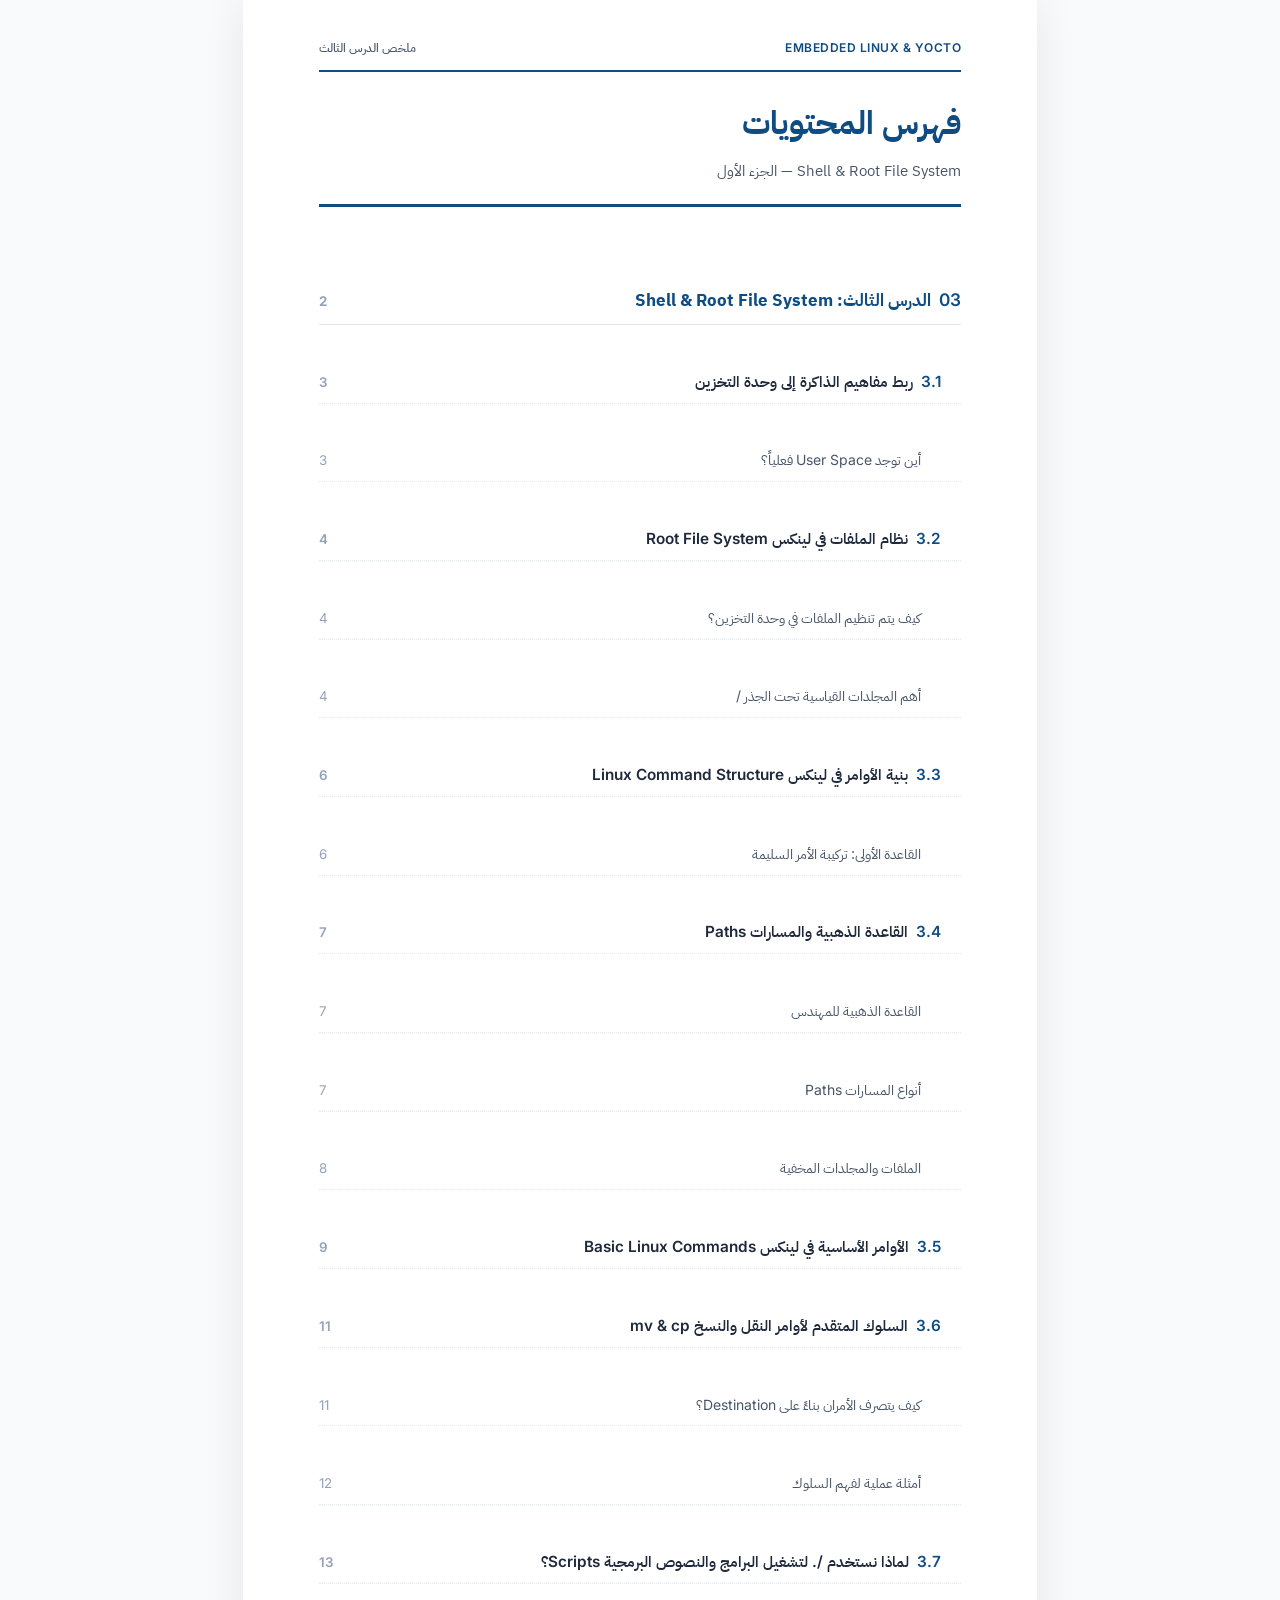
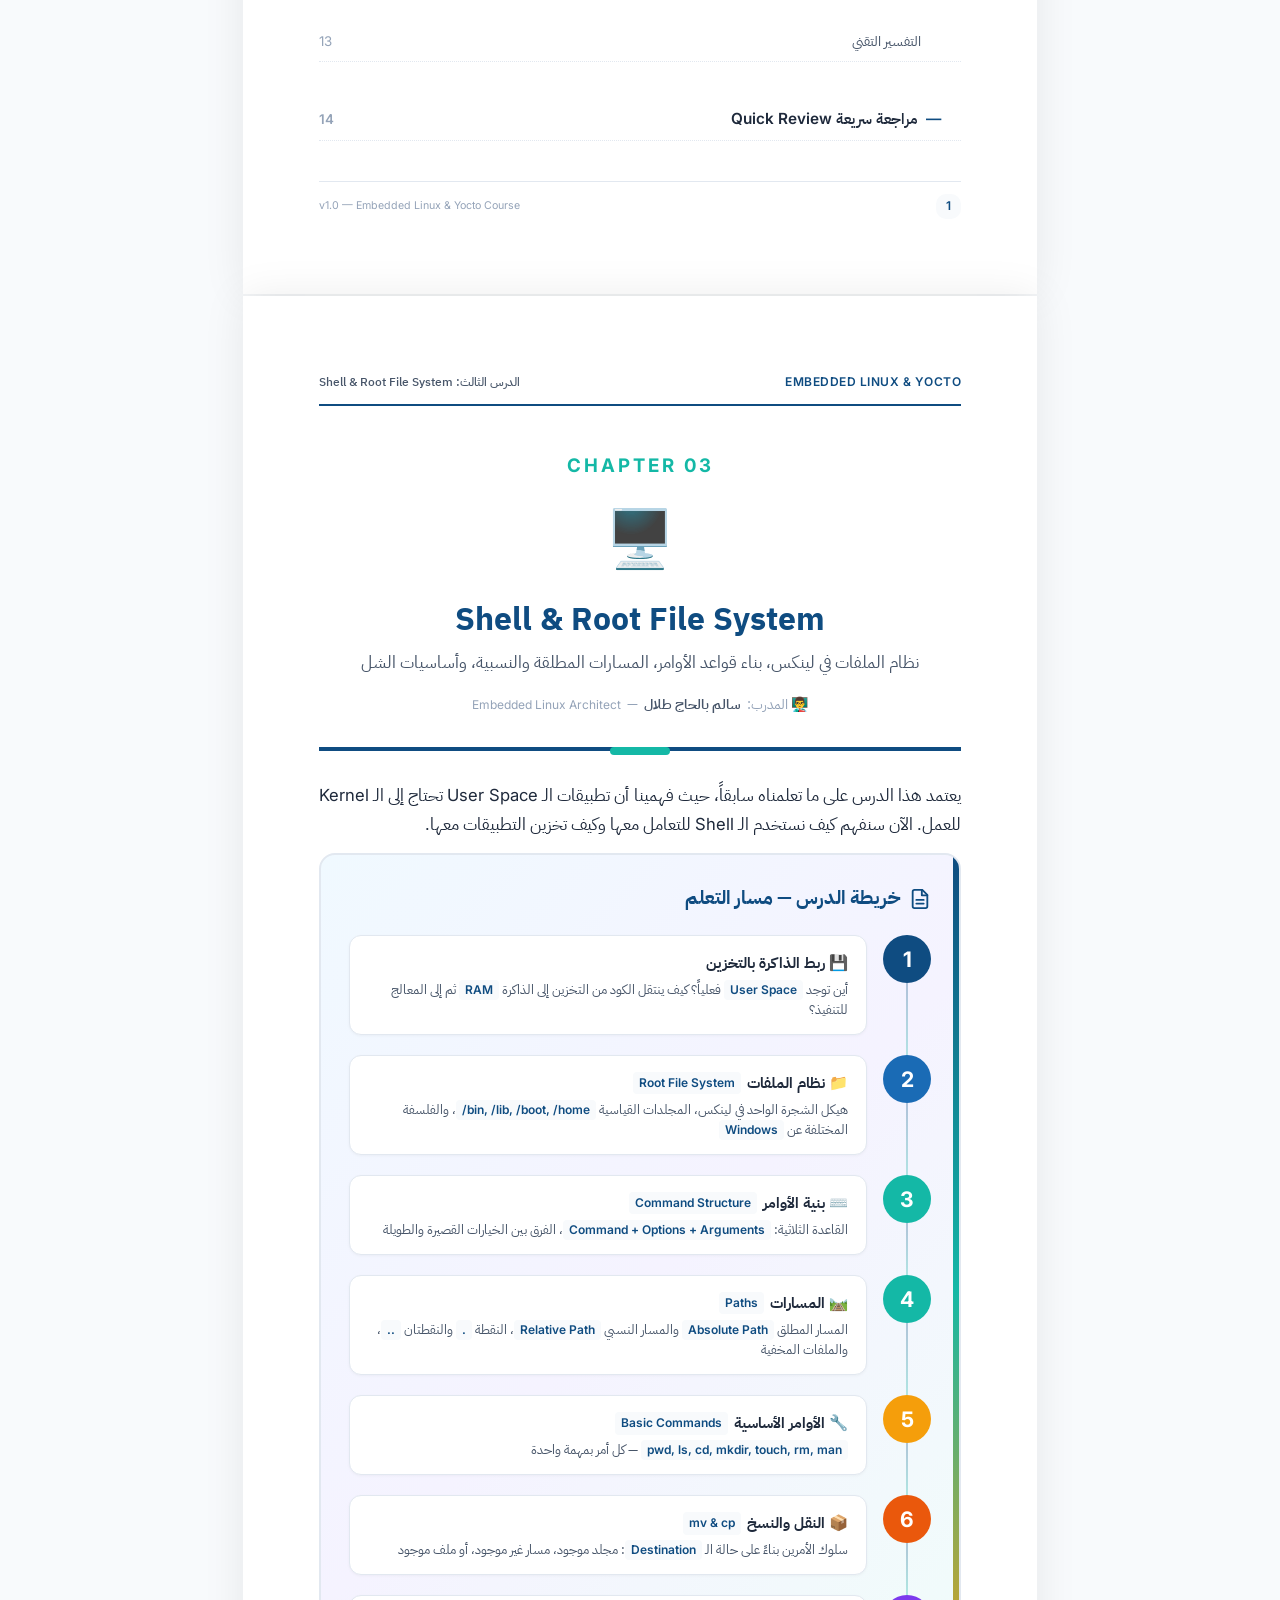
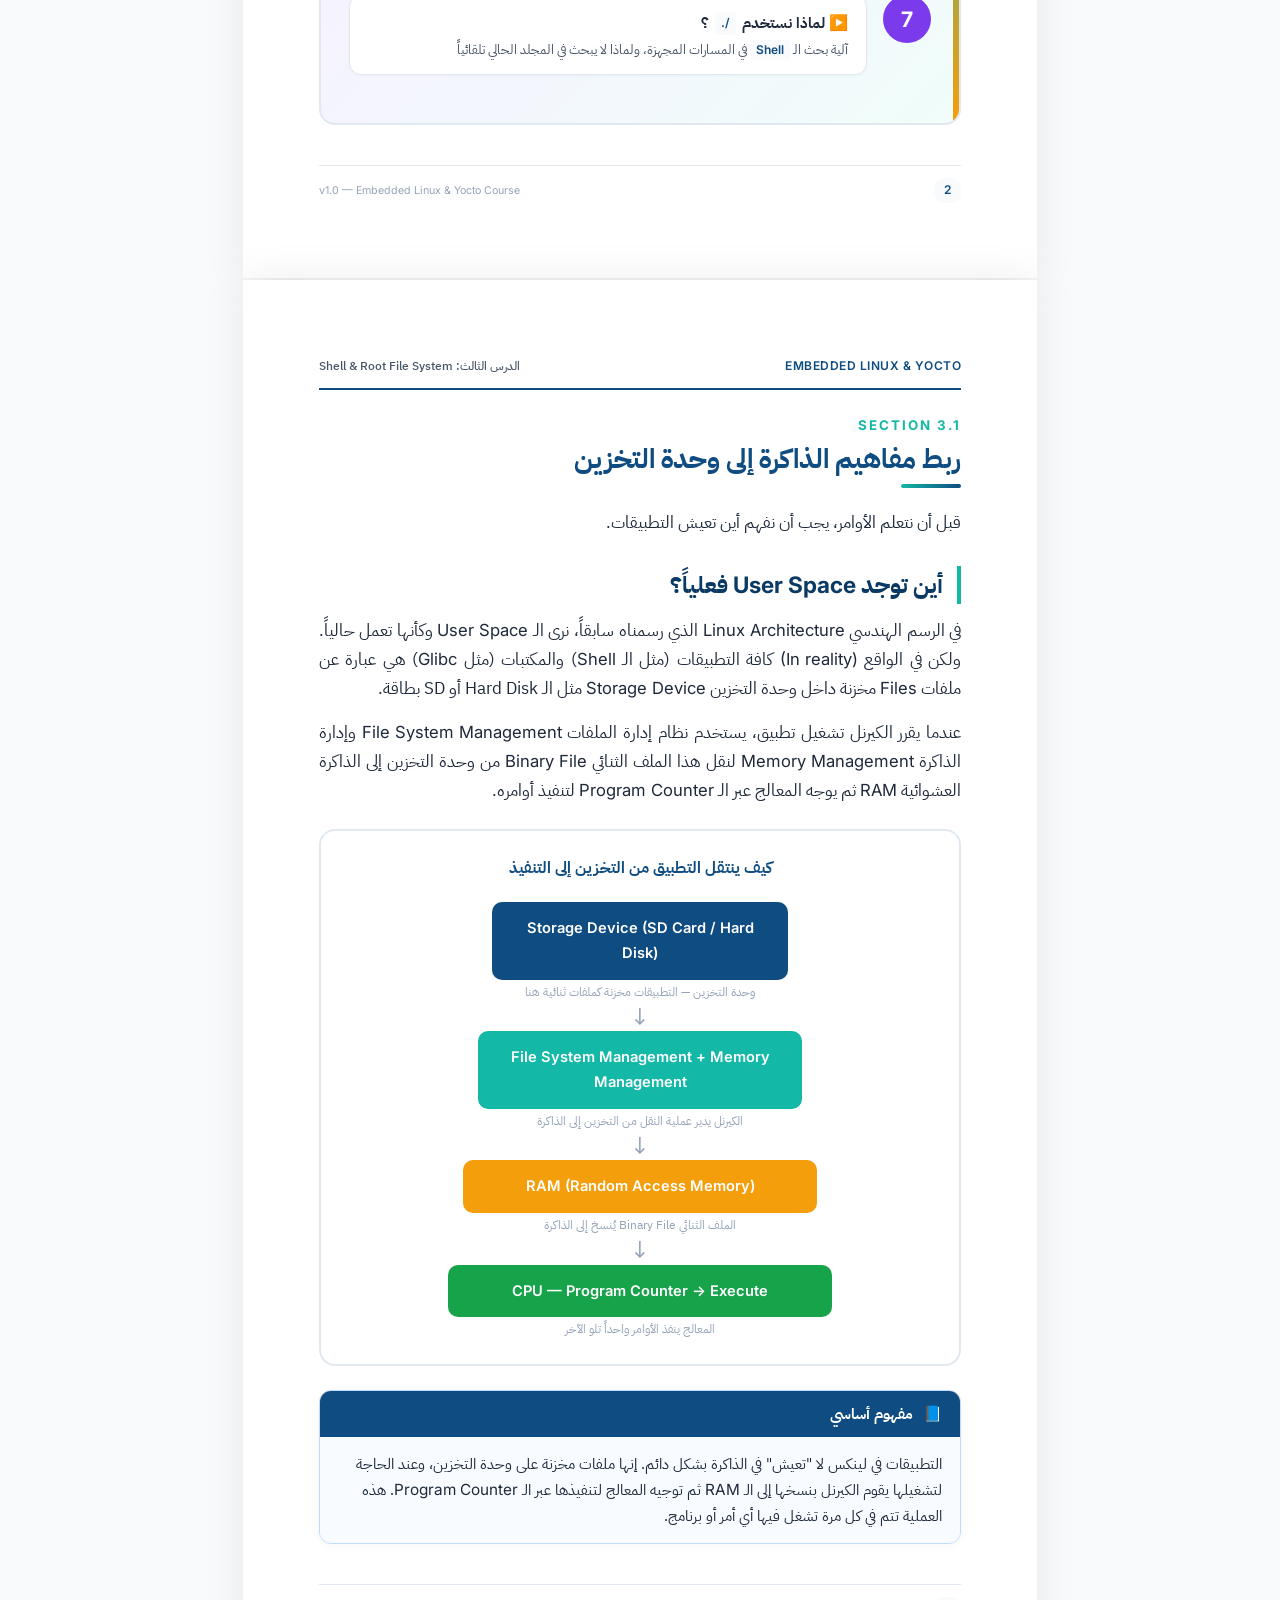
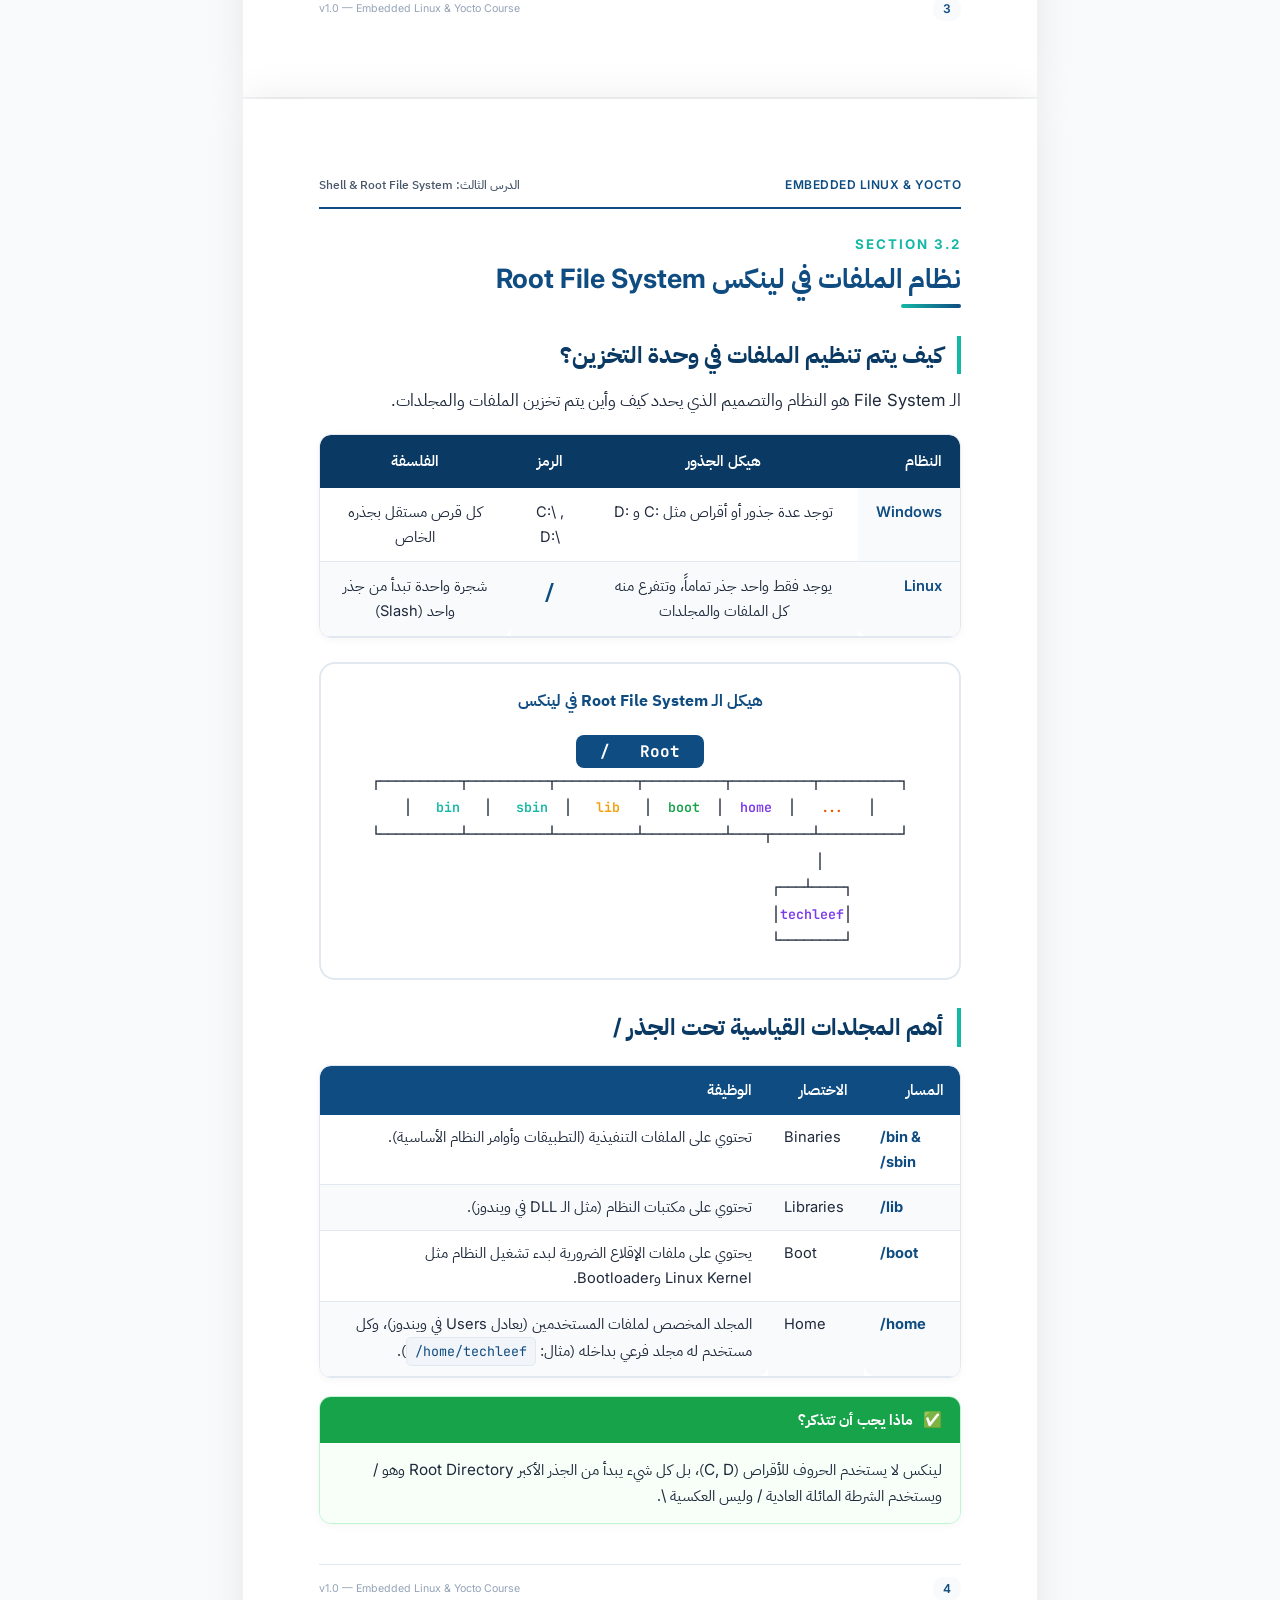
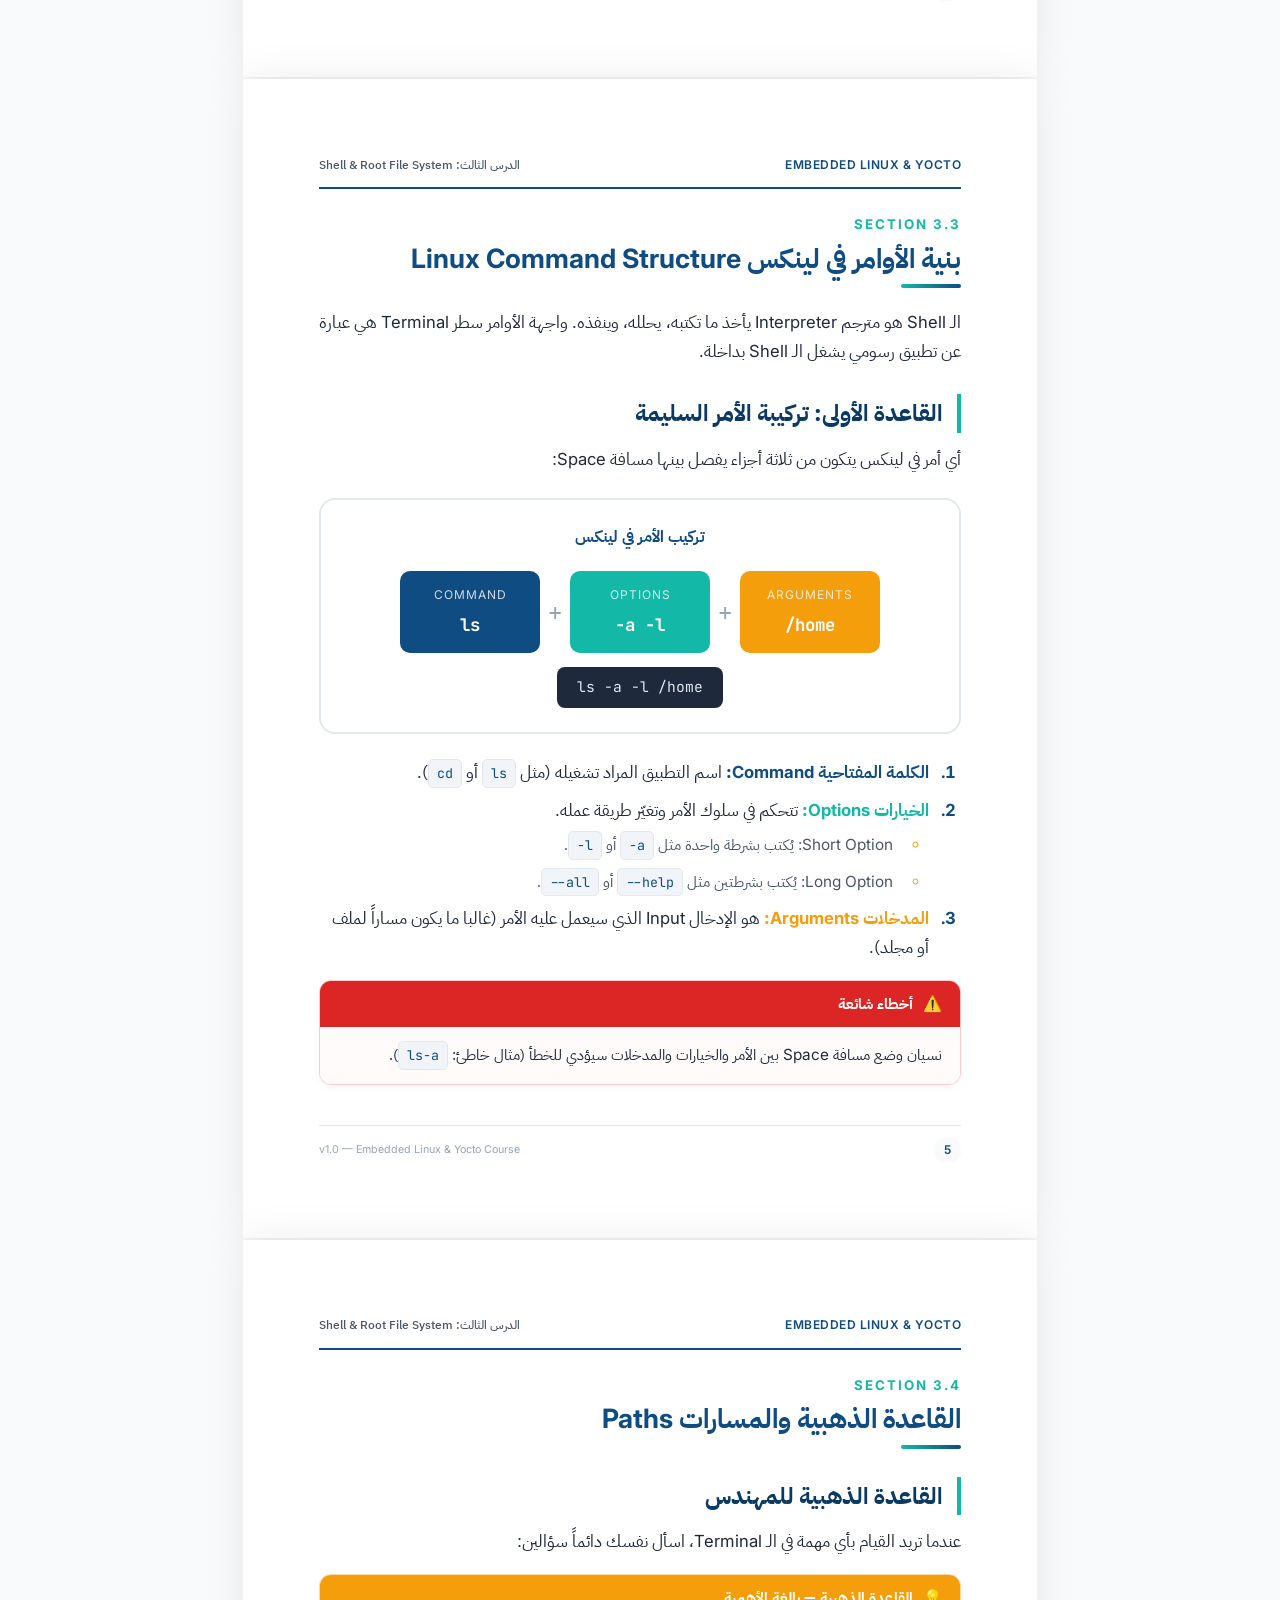
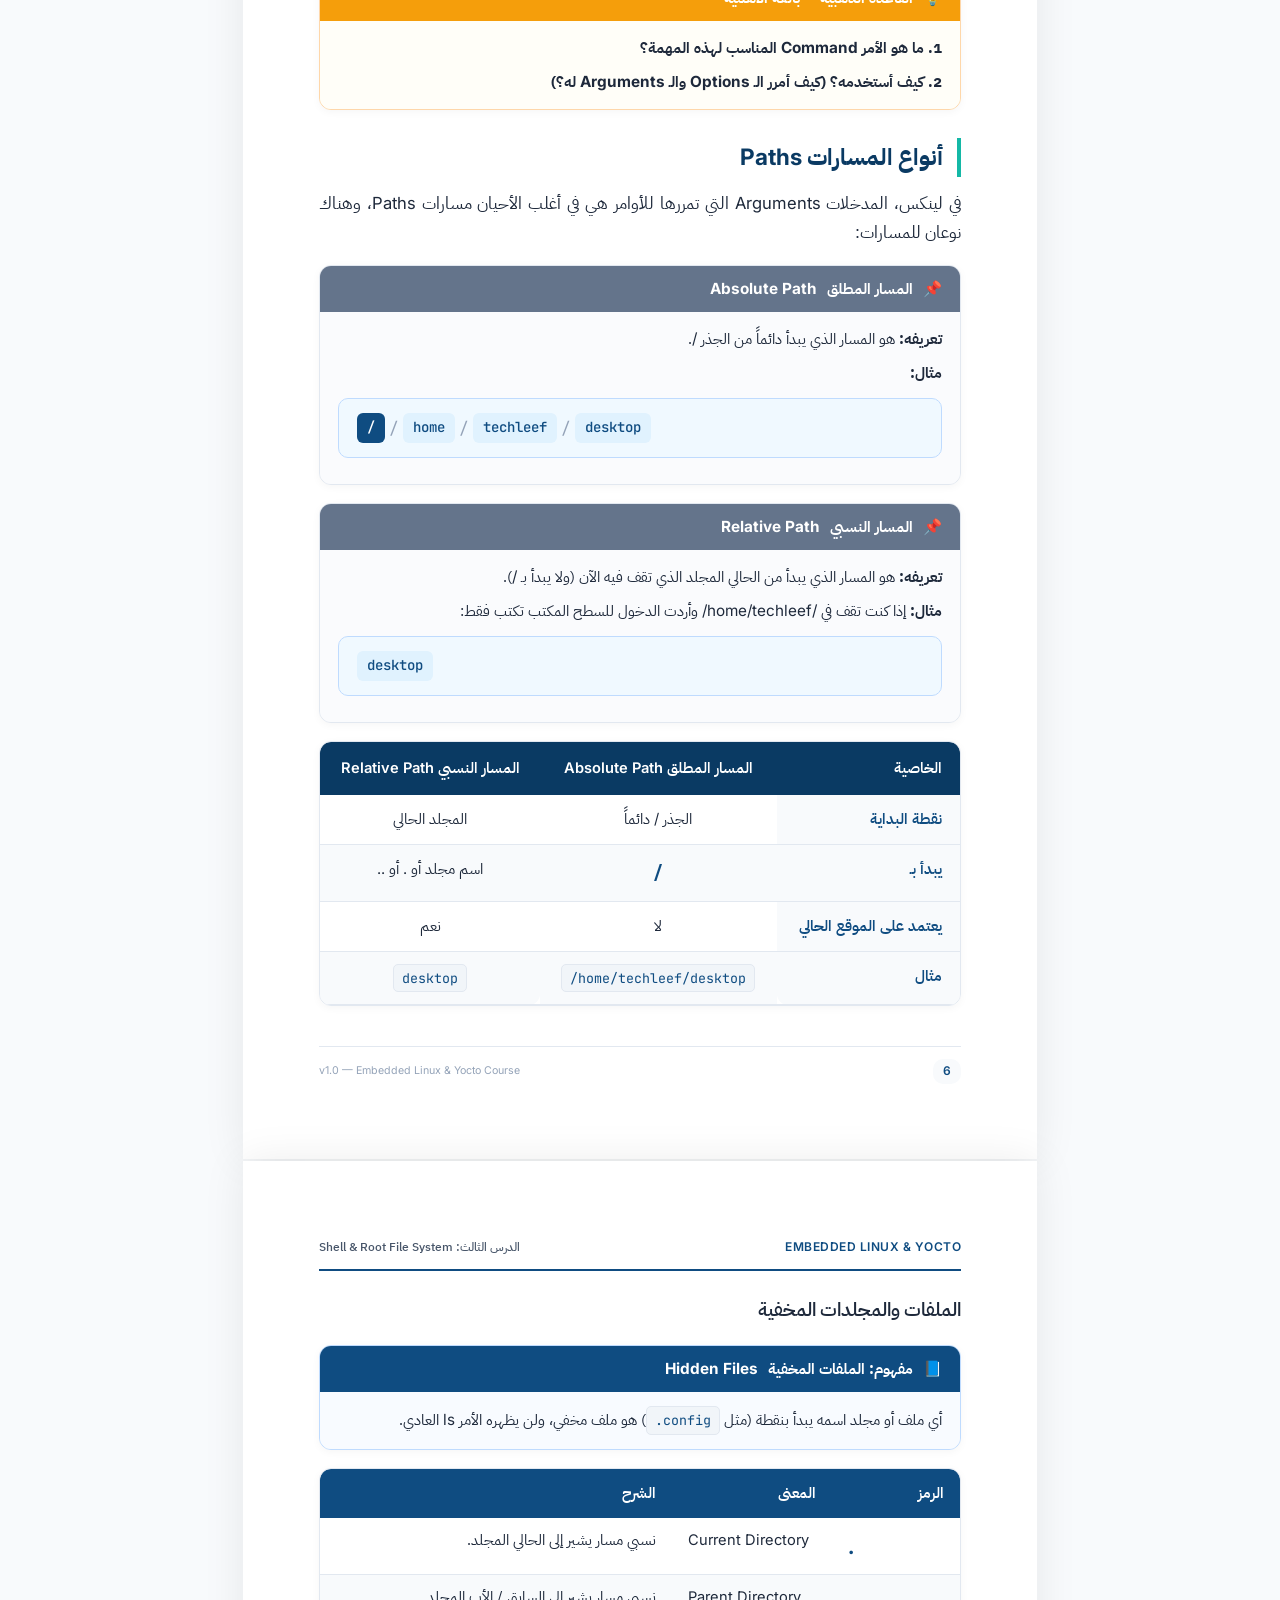
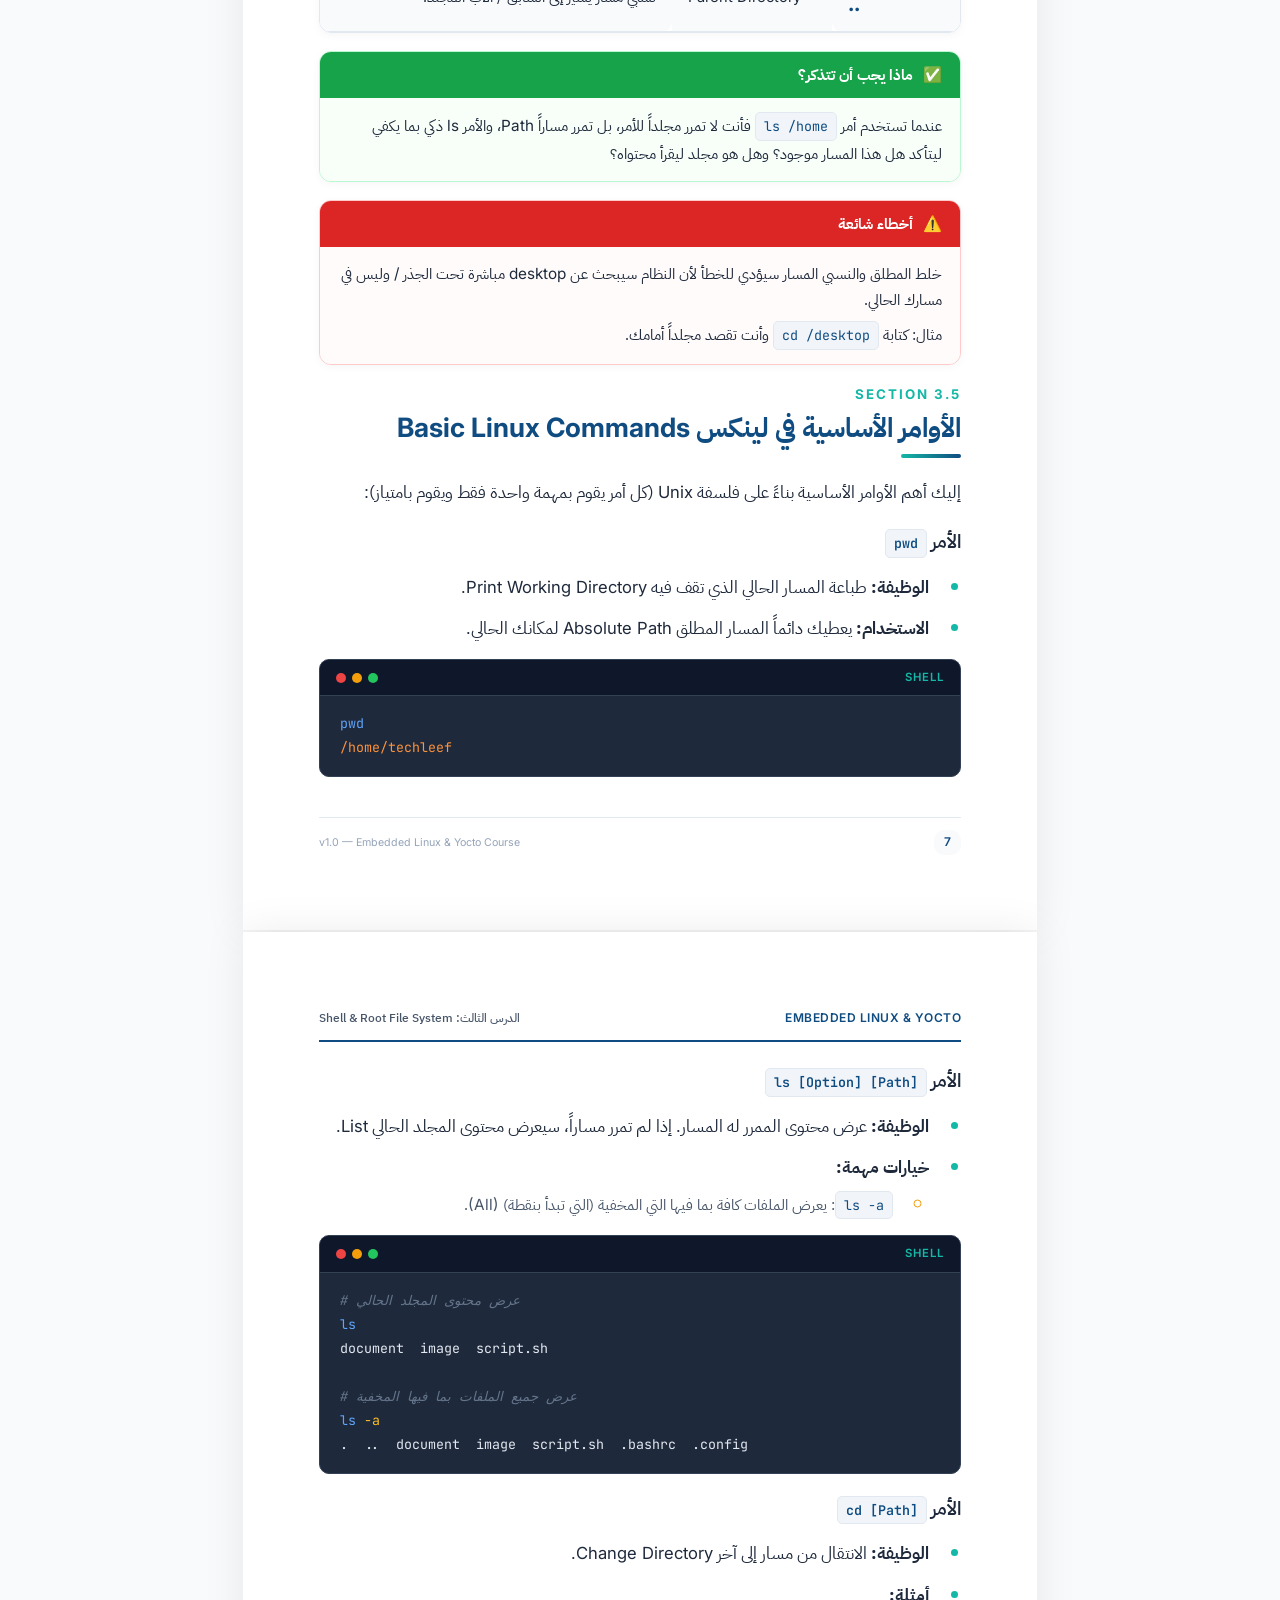
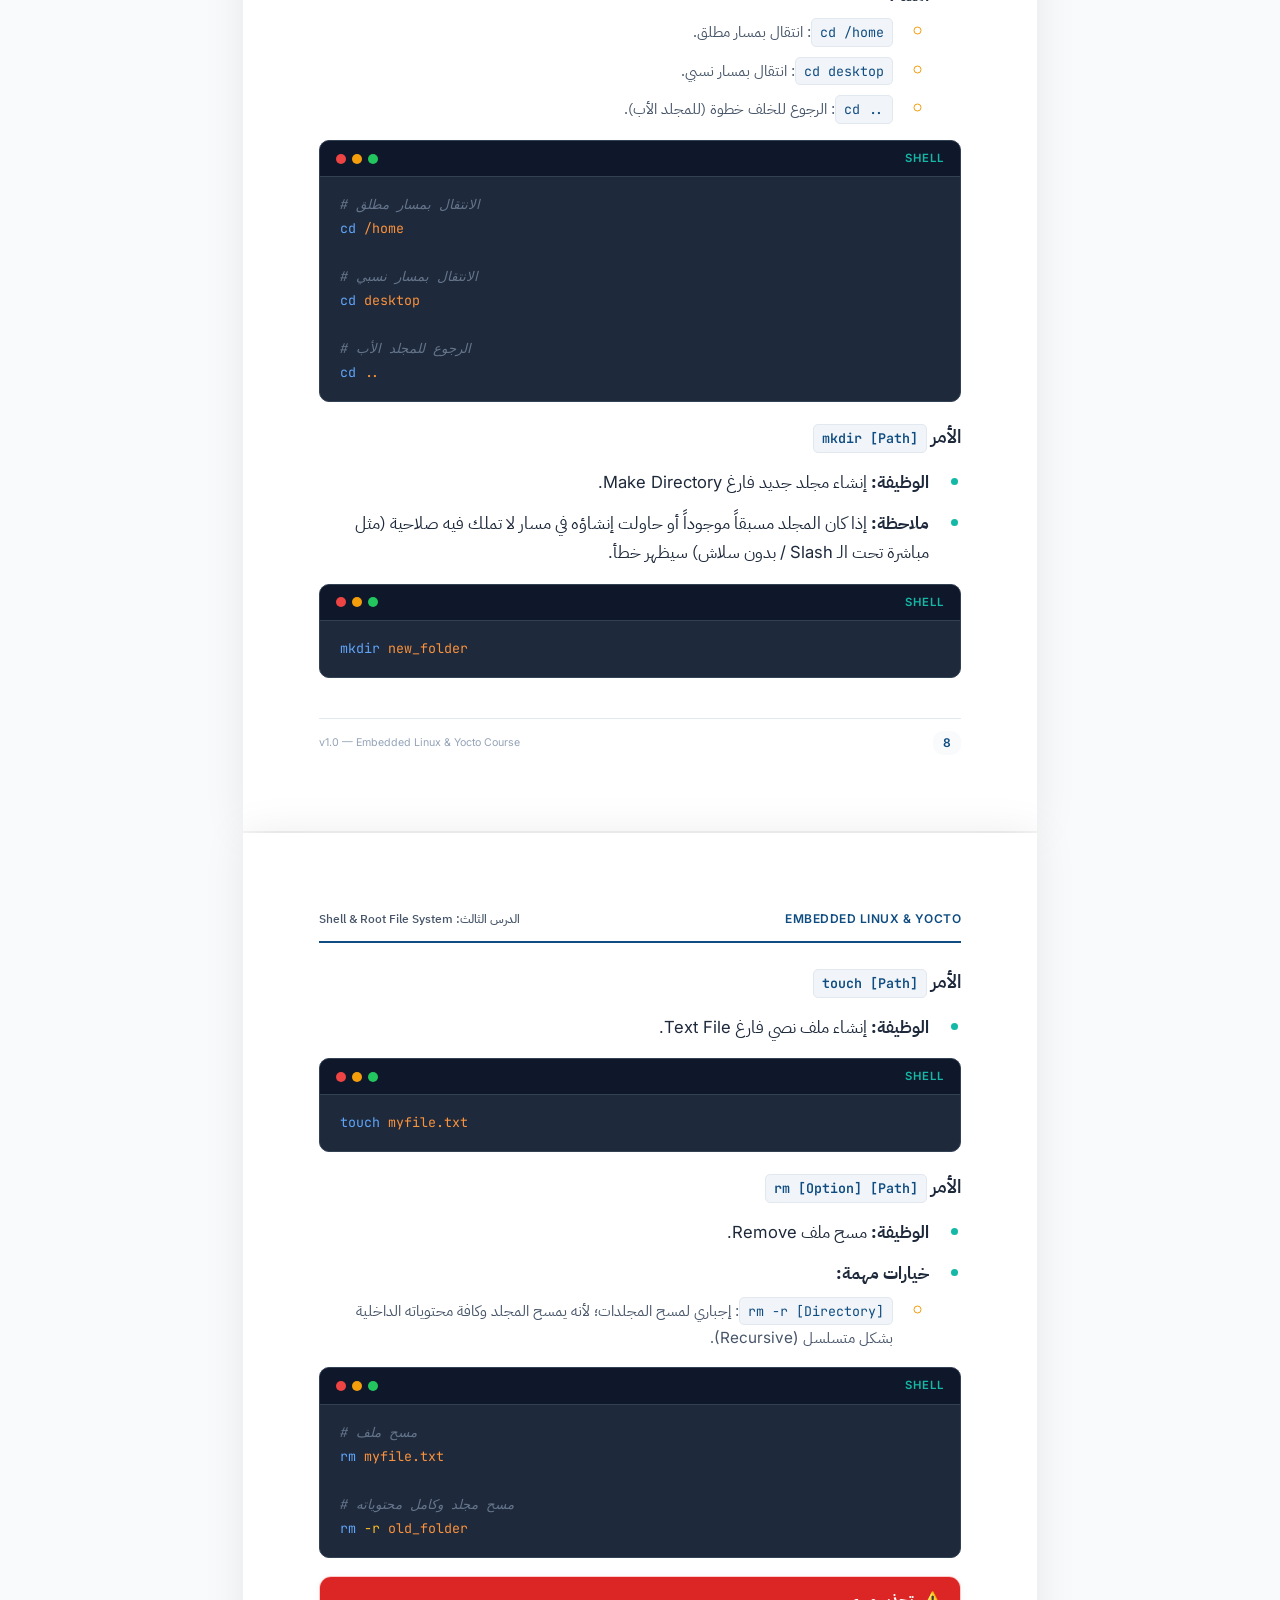
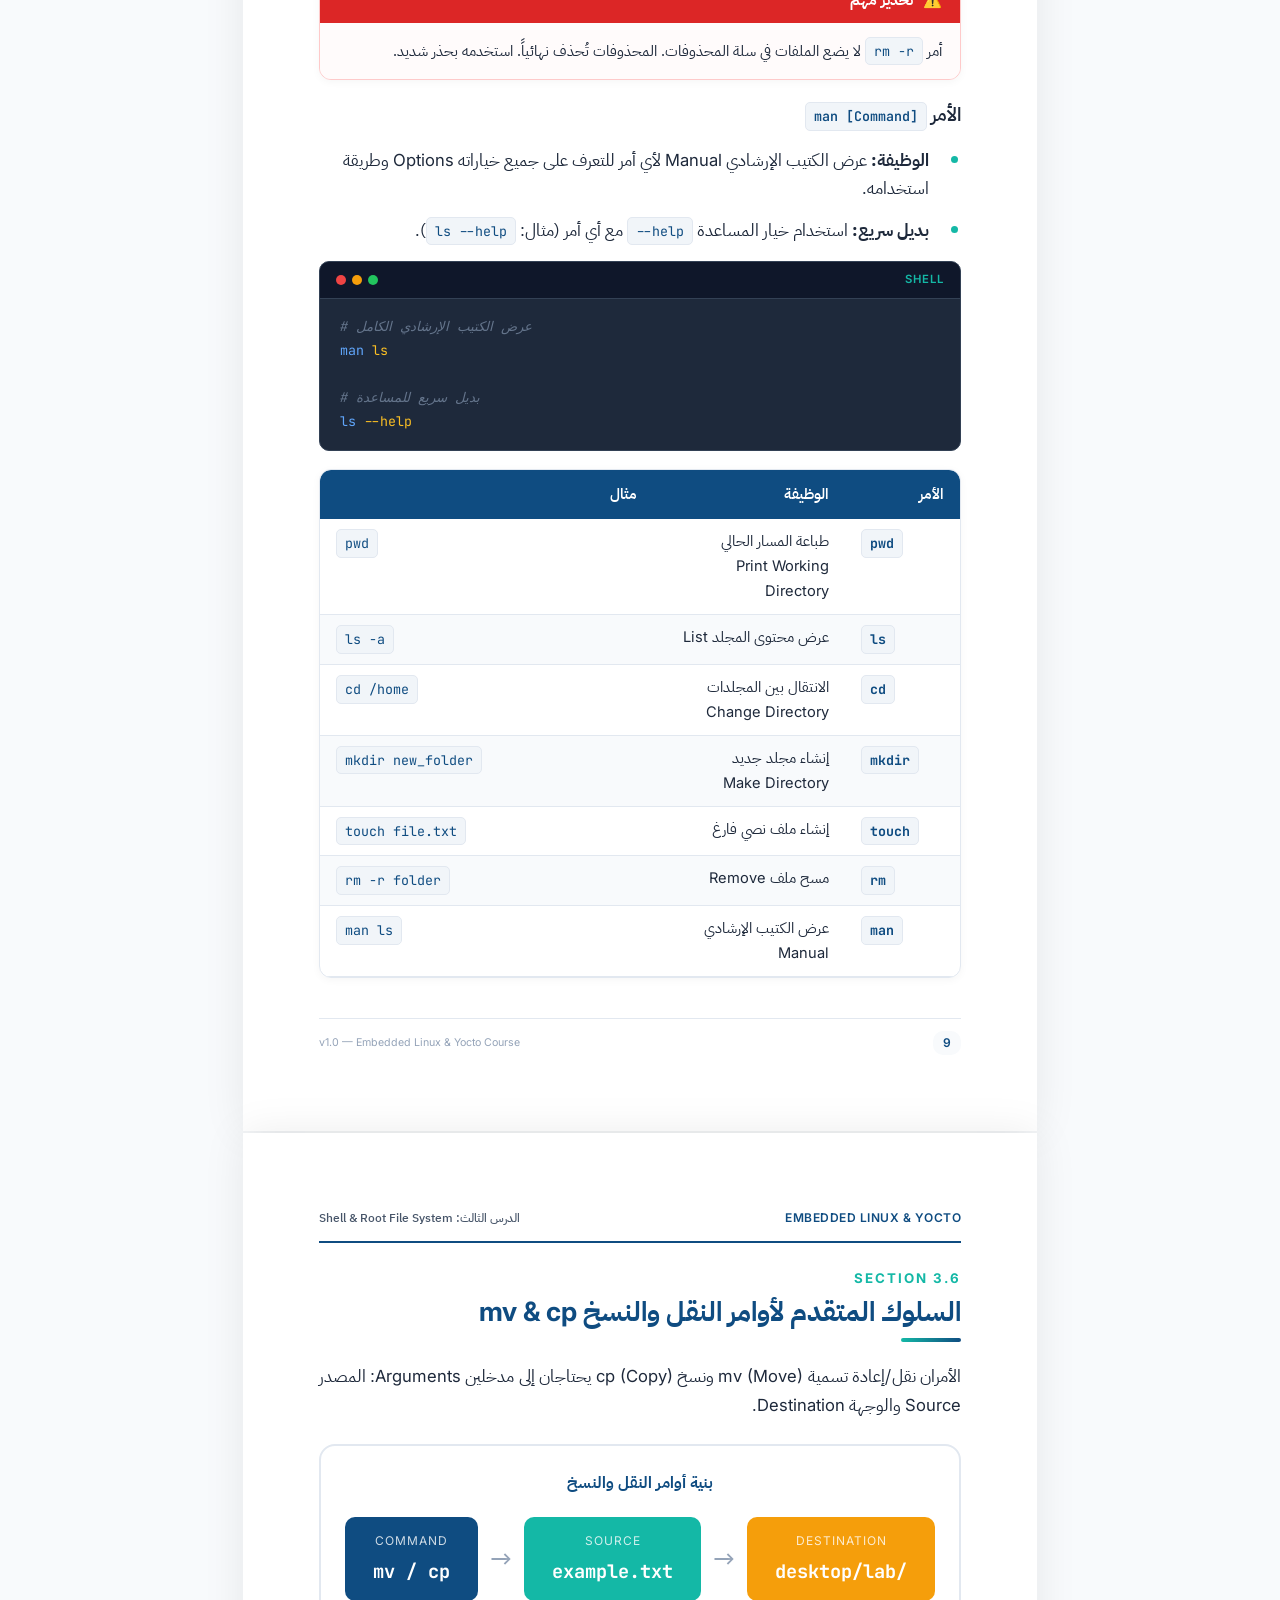
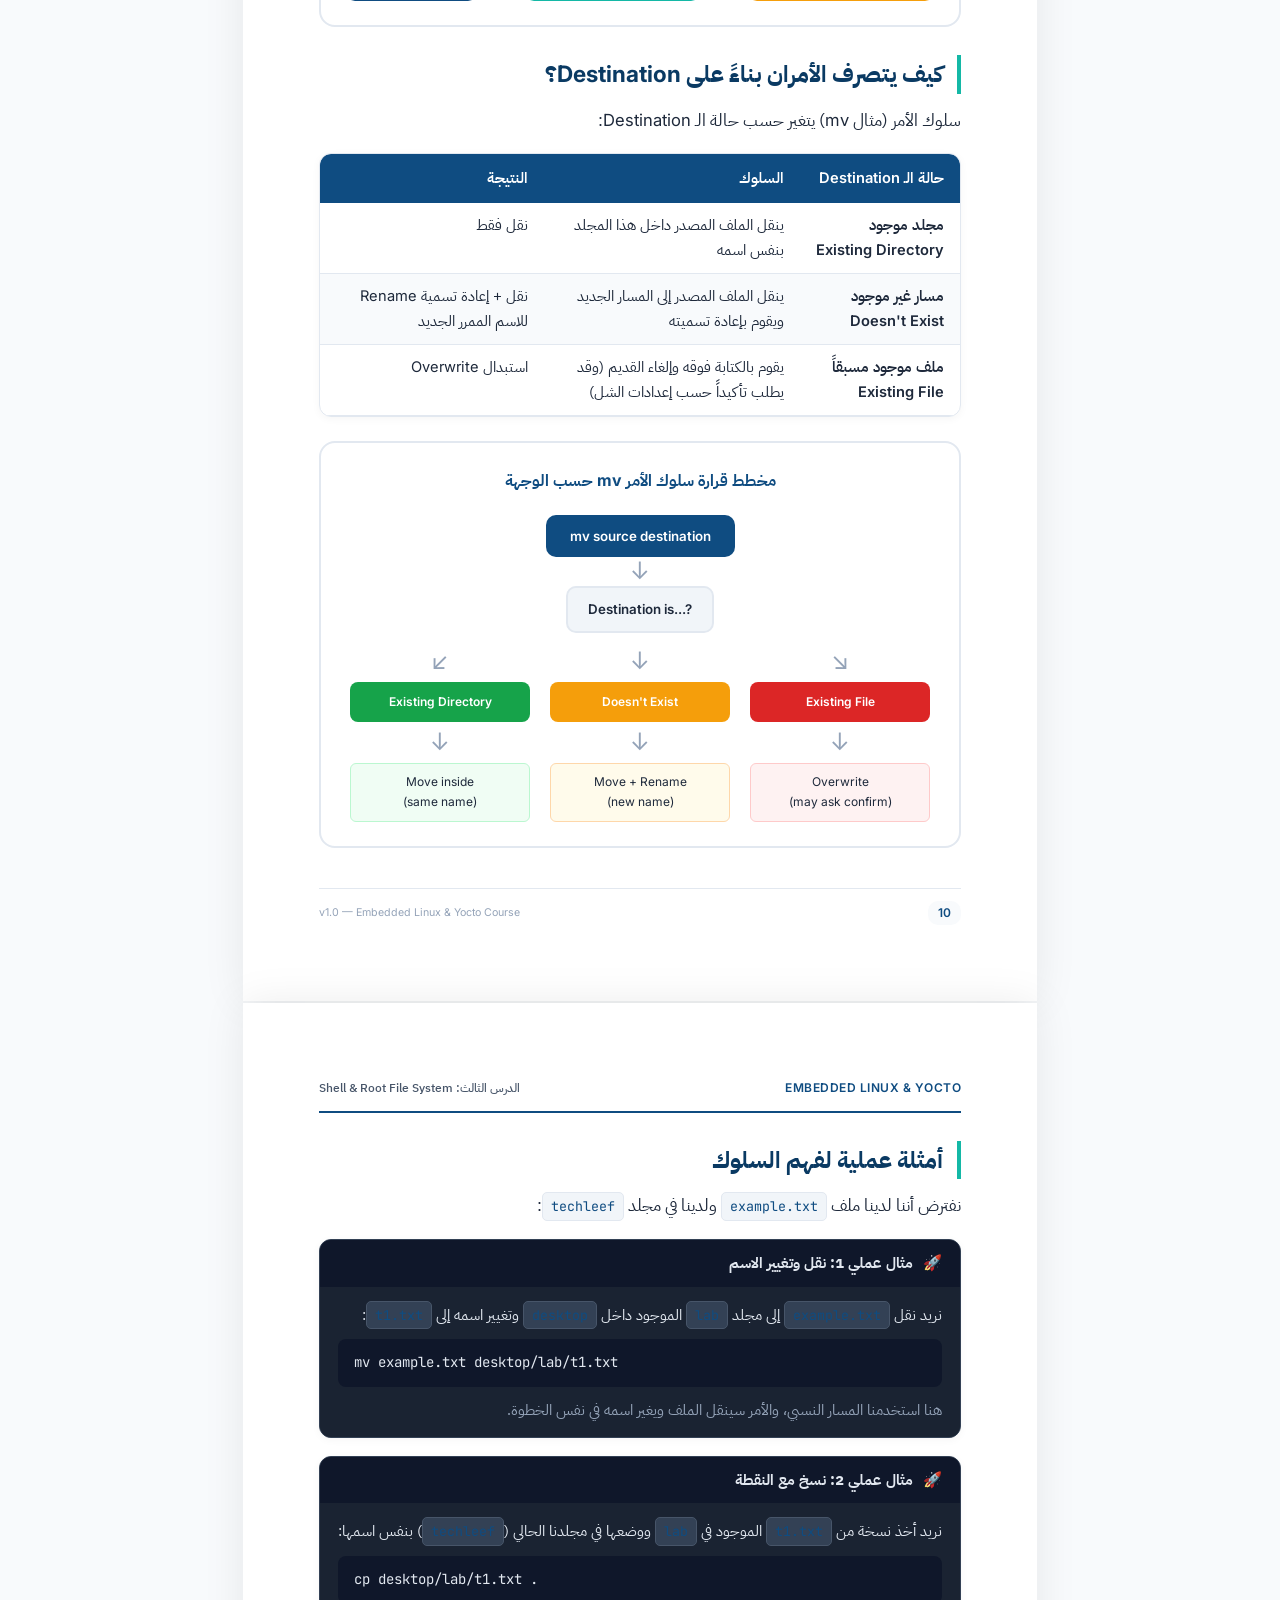
<file: EmbeddeLinuxAndYoctoGoldenCourse/Summaries/lec3/index.html>
<!DOCTYPE html>
<html lang="ar" dir="rtl">
<head>
<meta charset="UTF-8">
<meta name="viewport" content="width=device-width, initial-scale=1.0">
<title>الدرس الثالث: Shell & Root File System — Embedded Linux & Yocto</title>
<link rel="preconnect" href="https://fonts.googleapis.com">
<link href="https://fonts.googleapis.com/css2?family=IBM+Plex+Sans+Arabic:wght@300;400;500;600;700&family=Inter:wght@300;400;500;600;700;800&family=JetBrains+Mono:wght@400;500;600&display=swap" rel="stylesheet">
<style>
  :root {
    --primary: #0F4C81;
    --primary-light: #1a6bb5;
    --primary-dark: #0a3a63;
    --secondary: #14B8A6;
    --secondary-light: #2dd4bf;
    --accent: #F59E0B;
    --accent-light: #fbbf24;
    --success: #16A34A;
    --success-light: #22c55e;
    --warning: #EA580C;
    --warning-light: #f97316;
    --danger: #DC2626;
    --danger-light: #ef4444;
    --bg: #F8FAFC;
    --bg-card: #FFFFFF;
    --text: #1E293B;
    --text-secondary: #475569;
    --text-muted: #94A3B8;
    --border: #E2E8F0;
    --border-light: #F1F5F9;
    --code-bg: #1E293B;
    --code-text: #E2E8F0;
    --purple: #7C3AED;
    --purple-light: #8B5CF6;
  }

  * { margin: 0; padding: 0; box-sizing: border-box; }

  @page {
    size: A4;
    margin: 2cm;
  }

  body {
    font-family: 'IBM Plex Sans Arabic', 'Cairo', sans-serif;
    font-size: 12.5pt;
    line-height: 1.7;
    color: var(--text);
    background: var(--bg);
    direction: rtl;
    -webkit-font-smoothing: antialiased;
  }

  /* ===== PAGE CONTAINER ===== */
  .page {
    width: 210mm;
    min-height: 297mm;
    margin: 0 auto;
    background: var(--bg-card);
    padding: 2cm;
    position: relative;
    box-shadow: 0 0 40px rgba(0,0,0,0.08);
    margin-bottom: 2px;
  }

  /* ===== HEADER & FOOTER ===== */
  .page-header {
    display: flex;
    justify-content: space-between;
    align-items: center;
    padding-bottom: 12px;
    border-bottom: 2px solid var(--primary);
    margin-bottom: 24px;
    direction: rtl;
  }
  .page-header .course-name {
    font-family: 'Inter', sans-serif;
    font-size: 9pt;
    font-weight: 600;
    color: var(--primary);
    letter-spacing: 0.5px;
    text-transform: uppercase;
  }
  .page-header .chapter-name {
    font-size: 9pt;
    font-weight: 500;
    color: var(--text-secondary);
  }
  .page-footer {
    display: flex;
    justify-content: space-between;
    align-items: center;
    padding-top: 12px;
    border-top: 1px solid var(--border);
    margin-top: 40px;
    direction: rtl;
  }
  .page-footer .page-num {
    font-family: 'Inter', sans-serif;
    font-size: 9pt;
    font-weight: 600;
    color: var(--primary);
    background: var(--bg);
    padding: 2px 10px;
    border-radius: 10px;
  }
  .page-footer .version {
    font-size: 8pt;
    color: var(--text-muted);
    font-family: 'Inter', sans-serif;
  }

  /* ===== TABLE OF CONTENTS ===== */
  .toc-page { padding-top: 1cm; }
  .toc-title {
    font-size: 24pt;
    font-weight: 700;
    color: var(--primary);
    margin-bottom: 8px;
  }
  .toc-subtitle {
    font-size: 11pt;
    color: var(--text-secondary);
    margin-bottom: 30px;
    padding-bottom: 20px;
    border-bottom: 3px solid var(--primary);
  }
  .toc-list { list-style: none; }
  .toc-list li {
    display: flex;
    justify-content: space-between;
    align-items: baseline;
    padding: 8px 0;
    border-bottom: 1px dotted var(--border);
    direction: rtl;
  }
  .toc-list li.toc-chapter {
    font-size: 13pt;
    font-weight: 700;
    color: var(--primary);
    padding-top: 16px;
    border-bottom: 1px solid var(--border);
    margin-top: 8px;
  }
  .toc-list li.toc-section {
    font-size: 11.5pt;
    font-weight: 600;
    color: var(--text);
    padding-right: 20px;
  }
  .toc-list li.toc-subsection {
    font-size: 10.5pt;
    font-weight: 400;
    color: var(--text-secondary);
    padding-right: 40px;
  }
  .toc-list li span.toc-num {
    font-family: 'Inter', sans-serif;
    font-weight: 600;
    margin-left: 8px;
    color: var(--primary);
  }
  .toc-list li span.toc-page {
    font-family: 'Inter', sans-serif;
    font-size: 10pt;
    color: var(--text-muted);
    min-width: 30px;
    text-align: left;
    direction: ltr;
  }

  /* ===== CHAPTER OPENING ===== */
  .chapter-opening {
    text-align: center;
    padding: 20px 0 30px;
    border-bottom: 4px solid var(--primary);
    margin-bottom: 30px;
    position: relative;
  }
  .chapter-opening::after {
    content: '';
    position: absolute;
    bottom: -8px;
    right: 50%;
    transform: translateX(50%);
    width: 60px;
    height: 8px;
    background: var(--secondary);
    border-radius: 4px;
  }
  .chapter-number {
    font-family: 'Inter', sans-serif;
    font-size: 14pt;
    font-weight: 700;
    color: var(--secondary);
    text-transform: uppercase;
    letter-spacing: 3px;
    margin-bottom: 8px;
  }
  .chapter-icon {
    font-size: 42pt;
    margin: 10px 0;
    display: block;
  }
  .chapter-title {
    font-size: 24pt;
    font-weight: 700;
    color: var(--primary);
    line-height: 1.4;
    margin-bottom: 6px;
  }
  .chapter-subtitle {
    font-size: 13pt;
    color: var(--text-secondary);
    font-weight: 400;
  }
  .chapter-instructor {
    margin-top: 16px;
    font-size: 10.5pt;
    color: var(--text-muted);
    display: flex;
    align-items: center;
    justify-content: center;
    gap: 6px;
  }
  .chapter-instructor strong {
    color: var(--text-secondary);
    font-weight: 600;
  }

  /* ===== ANIMATED CHAPTER OVERVIEW ===== */
  .chapter-overview {
    background: linear-gradient(135deg, #f0f9ff 0%, #f5f3ff 50%, #f0fdfa 100%);
    border: 2px solid var(--border);
    border-radius: 16px;
    padding: 28px;
    margin-bottom: 32px;
    position: relative;
    overflow: hidden;
  }
  .chapter-overview::before {
    content: '';
    position: absolute;
    top: 0;
    right: 0;
    width: 6px;
    height: 100%;
    background: linear-gradient(to bottom, var(--primary), var(--secondary), var(--accent));
    border-radius: 0 16px 16px 0;
  }
  .overview-title {
    font-size: 14pt;
    font-weight: 700;
    color: var(--primary);
    margin-bottom: 20px;
    display: flex;
    align-items: center;
    gap: 8px;
  }
  .overview-title svg { flex-shrink: 0; }
  .overview-flow {
    display: flex;
    flex-direction: column;
    gap: 0;
    position: relative;
  }
  .flow-step {
    display: flex;
    align-items: flex-start;
    gap: 16px;
    position: relative;
    padding-bottom: 20px;
  }
  .flow-step:not(:last-child)::after {
    content: '';
    position: absolute;
    right: 23px;
    top: 48px;
    bottom: 0;
    width: 2px;
    background: linear-gradient(to bottom, var(--primary), var(--secondary));
    opacity: 0.3;
  }
  .flow-step-num {
    width: 48px;
    height: 48px;
    border-radius: 50%;
    display: flex;
    align-items: center;
    justify-content: center;
    font-family: 'Inter', sans-serif;
    font-size: 16pt;
    font-weight: 700;
    color: white;
    flex-shrink: 0;
    position: relative;
    z-index: 1;
  }
  .flow-step:nth-child(1) .flow-step-num { background: var(--primary); }
  .flow-step:nth-child(2) .flow-step-num { background: var(--primary-light); }
  .flow-step:nth-child(3) .flow-step-num { background: var(--secondary); }
  .flow-step:nth-child(4) .flow-step-num { background: var(--secondary); }
  .flow-step:nth-child(5) .flow-step-num { background: var(--accent); }
  .flow-step:nth-child(6) .flow-step-num { background: var(--warning); }
  .flow-step:nth-child(7) .flow-step-num { background: var(--purple); }
  .flow-step-content {
    flex: 1;
    background: white;
    border-radius: 12px;
    padding: 14px 18px;
    border: 1px solid var(--border);
    box-shadow: 0 1px 3px rgba(0,0,0,0.04);
  }
  .flow-step-content h4 {
    font-size: 11.5pt;
    font-weight: 700;
    color: var(--text);
    margin-bottom: 4px;
    display: flex;
    align-items: center;
    gap: 6px;
  }
  .flow-step-content p {
    font-size: 10pt;
    color: var(--text-secondary);
    line-height: 1.5;
  }
  .flow-step-content .eng-term {
    font-family: 'Inter', sans-serif;
    direction: ltr;
    display: inline-block;
    background: var(--bg);
    padding: 1px 6px;
    border-radius: 4px;
    font-size: 9pt;
    font-weight: 600;
    color: var(--primary);
  }

  /* ===== SECTION HEADINGS ===== */
  .section-num {
    font-family: 'Inter', sans-serif;
    font-size: 10pt;
    font-weight: 700;
    color: var(--secondary);
    text-transform: uppercase;
    letter-spacing: 2px;
    margin-bottom: 4px;
  }
  h2.section-title {
    font-size: 20pt;
    font-weight: 700;
    color: var(--primary);
    margin-bottom: 6px;
    line-height: 1.4;
  }
  .section-divider {
    width: 60px;
    height: 4px;
    background: linear-gradient(to left, var(--primary), var(--secondary));
    border-radius: 2px;
    margin-bottom: 20px;
  }
  h3.subsection-title {
    font-size: 17pt;
    font-weight: 700;
    color: var(--primary-dark);
    margin-top: 28px;
    margin-bottom: 12px;
    padding-right: 14px;
    border-right: 4px solid var(--secondary);
  }
  h4.sub-subsection {
    font-size: 14pt;
    font-weight: 600;
    color: var(--text);
    margin-top: 20px;
    margin-bottom: 10px;
  }

  /* ===== BODY TEXT ===== */
  p.body-text {
    text-align: justify;
    margin-bottom: 14px;
    line-height: 1.75;
  }
  .eng {
    font-family: 'Inter', sans-serif;
    direction: ltr;
    display: inline-block;
    unicode-bidi: embed;
  }

  /* ===== CALLOUT BOXES ===== */
  .callout {
    border-radius: 12px;
    margin: 18px 0;
    overflow: hidden;
    border: 1px solid;
    box-shadow: 0 2px 8px rgba(0,0,0,0.04);
  }
  .callout-header {
    display: flex;
    align-items: center;
    gap: 10px;
    padding: 10px 18px;
    font-size: 11.5pt;
    font-weight: 700;
  }
  .callout-body {
    padding: 14px 18px;
    font-size: 11.5pt;
    line-height: 1.7;
  }
  .callout-body p { margin-bottom: 8px; }
  .callout-body p:last-child { margin-bottom: 0; }

  /* Blue - Concept */
  .callout-concept {
    border-color: #bfdbfe;
    background: #f0f9ff;
  }
  .callout-concept .callout-header {
    background: var(--primary);
    color: white;
  }
  .callout-concept .callout-body {
    background: #f8fbff;
    color: var(--text);
  }

  /* Green - Key Takeaway */
  .callout-takeaway {
    border-color: #bbf7d0;
    background: #f0fdf4;
  }
  .callout-takeaway .callout-header {
    background: var(--success);
    color: white;
  }
  .callout-takeaway .callout-body {
    background: #f8fff9;
    color: var(--text);
  }

  /* Orange - Tip */
  .callout-tip {
    border-color: #fed7aa;
    background: #fffbeb;
  }
  .callout-tip .callout-header {
    background: var(--accent);
    color: white;
  }
  .callout-tip .callout-body {
    background: #fffef8;
    color: var(--text);
  }

  /* Red - Important/Warning */
  .callout-warning {
    border-color: #fecaca;
    background: #fef2f2;
  }
  .callout-warning .callout-header {
    background: var(--danger);
    color: white;
  }
  .callout-warning .callout-body {
    background: #fffbfb;
    color: var(--text);
  }

  /* Gray - Definition */
  .callout-definition {
    border-color: #e2e8f0;
    background: #f8fafc;
  }
  .callout-definition .callout-header {
    background: #64748b;
    color: white;
  }
  .callout-definition .callout-body {
    background: #fafbfd;
    color: var(--text);
  }

  /* Purple - Deep Understanding */
  .callout-deep {
    border-color: #ddd6fe;
    background: #faf5ff;
  }
  .callout-deep .callout-header {
    background: var(--purple);
    color: white;
  }
  .callout-deep .callout-body {
    background: #fdfaff;
    color: var(--text);
  }

  /* Dark - Practical Example */
  .callout-practical {
    border-color: #334155;
    background: var(--code-bg);
  }
  .callout-practical .callout-header {
    background: #0f172a;
    color: var(--code-text);
  }
  .callout-practical .callout-body {
    background: #1a2332;
    color: var(--code-text);
  }

  /* ===== CODE BLOCKS ===== */
  .code-block {
    background: var(--code-bg);
    border-radius: 10px;
    margin: 16px 0;
    overflow: hidden;
    border: 1px solid #334155;
    direction: ltr;
    text-align: left;
  }
  .code-header {
    display: flex;
    justify-content: space-between;
    align-items: center;
    padding: 8px 16px;
    background: #0f172a;
    border-bottom: 1px solid #334155;
  }
  .code-lang {
    font-family: 'Inter', sans-serif;
    font-size: 8.5pt;
    font-weight: 600;
    color: var(--secondary);
    text-transform: uppercase;
    letter-spacing: 1px;
  }
  .code-dots {
    display: flex;
    gap: 6px;
  }
  .code-dots span {
    width: 10px;
    height: 10px;
    border-radius: 50%;
  }
  .code-dots span:nth-child(1) { background: #ef4444; }
  .code-dots span:nth-child(2) { background: #f59e0b; }
  .code-dots span:nth-child(3) { background: #22c55e; }
  .code-content {
    padding: 16px 20px;
    font-family: 'JetBrains Mono', monospace;
    font-size: 10pt;
    line-height: 1.8;
    color: var(--code-text);
    overflow-x: auto;
    white-space: pre;
  }
  .code-content .kw { color: #c084fc; }
  .code-content .str { color: #34d399; }
  .code-content .cmd { color: #60a5fa; }
  .code-content .opt { color: #fbbf24; }
  .code-content .path { color: #fb923c; }
  .code-content .cmt { color: #64748b; font-style: italic; }
  .code-content .var { color: #f472b6; }

  /* Inline code */
  code.inline-code {
    font-family: 'JetBrains Mono', monospace;
    font-size: 10pt;
    background: #f1f5f9;
    color: var(--primary);
    padding: 2px 8px;
    border-radius: 5px;
    border: 1px solid var(--border);
    direction: ltr;
    display: inline-block;
    unicode-bidi: embed;
  }

  /* ===== TABLES ===== */
  .table-wrapper {
    margin: 18px 0;
    overflow-x: auto;
    border-radius: 12px;
    border: 1px solid var(--border);
    box-shadow: 0 2px 8px rgba(0,0,0,0.04);
  }
  table.prof-table {
    width: 100%;
    border-collapse: collapse;
    font-size: 11pt;
  }
  table.prof-table thead th {
    background: var(--primary);
    color: white;
    padding: 12px 16px;
    font-weight: 600;
    text-align: right;
    white-space: nowrap;
  }
  table.prof-table thead th:first-child { border-radius: 0 11px 0 0; }
  table.prof-table thead th:last-child { border-radius: 11px 0 0 0; }
  table.prof-table tbody td {
    padding: 10px 16px;
    border-bottom: 1px solid var(--border);
    text-align: right;
    vertical-align: top;
  }
  table.prof-table tbody tr:nth-child(even) { background: #f8fafc; }
  table.prof-table tbody tr:last-child td:first-child { border-radius: 0 0 0 11px; }
  table.prof-table tbody tr:last-child td:last-child { border-radius: 0 0 11px 0; }
  table.prof-table .eng-cell {
    font-family: 'Inter', sans-serif;
    direction: ltr;
    text-align: left;
    unicode-bidi: embed;
  }
  table.prof-table .num-cell {
    font-family: 'Inter', sans-serif;
    text-align: center;
    direction: ltr;
  }

  /* ===== DIAGRAMS ===== */
  .diagram-container {
    margin: 24px 0;
    padding: 24px;
    background: white;
    border: 2px solid var(--border);
    border-radius: 16px;
    text-align: center;
  }
  .diagram-title {
    font-size: 12pt;
    font-weight: 700;
    color: var(--primary);
    margin-bottom: 20px;
    text-align: center;
  }
  .arch-layer {
    width: 70%;
    margin: 0 auto;
    border-radius: 10px;
    padding: 14px 20px;
    font-family: 'Inter', sans-serif;
    font-size: 11pt;
    font-weight: 600;
    color: white;
    position: relative;
    direction: ltr;
  }
  .arch-arrow {
    text-align: center;
    font-size: 18pt;
    color: var(--text-muted);
    line-height: 1.2;
  }
  .arch-label {
    font-family: 'IBM Plex Sans Arabic', sans-serif;
    font-size: 9pt;
    color: var(--text-muted);
    direction: rtl;
    margin-top: 2px;
  }

  /* ===== BULLET LISTS ===== */
  ul.styled-list, ol.styled-list {
    margin: 10px 0 14px 0;
    padding-right: 24px;
  }
  ul.styled-list li, ol.styled-list li {
    margin-bottom: 8px;
    padding-right: 8px;
    line-height: 1.7;
  }
  ul.styled-list li::marker {
    color: var(--secondary);
    font-size: 1.2em;
  }
  ol.styled-list li::marker {
    color: var(--primary);
    font-weight: 700;
    font-family: 'Inter', sans-serif;
  }
  ul.sub-list {
    margin: 6px 0 6px 0;
    padding-right: 28px;
  }
  ul.sub-list li {
    font-size: 11.5pt;
    color: var(--text-secondary);
  }
  ul.sub-list li::marker {
    color: var(--accent);
  }

  /* ===== QUICK REVIEW ===== */
  .quick-review {
    margin-top: 36px;
    border: 2px solid var(--primary);
    border-radius: 16px;
    overflow: hidden;
    background: white;
  }
  .quick-review-header {
    background: linear-gradient(135deg, var(--primary), var(--primary-dark));
    color: white;
    padding: 16px 24px;
    font-size: 16pt;
    font-weight: 700;
    display: flex;
    align-items: center;
    gap: 10px;
  }
  .qr-section {
    padding: 18px 24px;
    border-bottom: 1px solid var(--border);
  }
  .qr-section:last-child { border-bottom: none; }
  .qr-section-title {
    font-size: 12pt;
    font-weight: 700;
    margin-bottom: 10px;
    display: flex;
    align-items: center;
    gap: 8px;
  }
  .qr-section-title.green { color: var(--success); }
  .qr-section-title.blue { color: var(--primary); }
  .qr-section-title.orange { color: var(--accent); }
  .qr-section-title.red { color: var(--danger); }
  .qr-section-title.purple { color: var(--purple); }
  .qr-section-title.teal { color: var(--secondary); }
  .qr-checklist {
    list-style: none;
    padding: 0;
  }
  .qr-checklist li {
    display: flex;
    align-items: flex-start;
    gap: 10px;
    padding: 6px 0;
    font-size: 11pt;
    line-height: 1.6;
  }
  .qr-checklist li .check-icon {
    width: 20px;
    height: 20px;
    border-radius: 50%;
    border: 2px solid var(--border);
    display: flex;
    align-items: center;
    justify-content: center;
    flex-shrink: 0;
    margin-top: 2px;
    font-size: 10pt;
    color: white;
    cursor: pointer;
    transition: all 0.2s;
  }
  .qr-checklist li .check-icon.checked {
    background: var(--success);
    border-color: var(--success);
  }

  /* ===== COMPARISON TABLE ===== */
  table.comp-table {
    width: 100%;
    border-collapse: collapse;
    font-size: 11pt;
  }
  table.comp-table thead th {
    background: var(--primary-dark);
    color: white;
    padding: 14px 18px;
    font-weight: 600;
    text-align: center;
  }
  table.comp-table thead th:first-child {
    text-align: right;
    border-radius: 0 11px 0 0;
  }
  table.comp-table thead th:last-child { border-radius: 11px 0 0 0; }
  table.comp-table tbody td {
    padding: 12px 18px;
    border-bottom: 1px solid var(--border);
    text-align: center;
    vertical-align: top;
  }
  table.comp-table tbody td:first-child {
    text-align: right;
    font-weight: 600;
    color: var(--primary);
    background: #f8fafc;
  }
  table.comp-table tbody tr:nth-child(even) td:not(:first-child) { background: #f8fafc; }
  table.comp-table tbody tr:last-child td:first-child { border-radius: 0 0 0 11px; }
  table.comp-table tbody tr:last-child td:last-child { border-radius: 0 0 11px 0; }

  /* ===== TIMELINE ===== */
  .timeline {
    position: relative;
    margin: 20px 0;
    padding-right: 40px;
  }
  .timeline::before {
    content: '';
    position: absolute;
    right: 14px;
    top: 0;
    bottom: 0;
    width: 3px;
    background: linear-gradient(to bottom, var(--primary), var(--secondary));
    border-radius: 2px;
  }
  .timeline-item {
    position: relative;
    margin-bottom: 20px;
    padding-right: 24px;
  }
  .timeline-item::before {
    content: '';
    position: absolute;
    right: -32px;
    top: 6px;
    width: 14px;
    height: 14px;
    border-radius: 50%;
    background: var(--primary);
    border: 3px solid white;
    box-shadow: 0 0 0 2px var(--primary);
  }
  .timeline-item h5 {
    font-size: 11pt;
    font-weight: 700;
    color: var(--primary);
    margin-bottom: 4px;
  }
  .timeline-item p {
    font-size: 10.5pt;
    color: var(--text-secondary);
    line-height: 1.6;
  }

  /* ===== PATH VISUAL ===== */
  .path-visual {
    display: flex;
    align-items: center;
    gap: 4px;
    flex-wrap: wrap;
    margin: 12px 0;
    padding: 14px 18px;
    background: #f0f9ff;
    border: 1px solid #bfdbfe;
    border-radius: 10px;
    direction: ltr;
    justify-content: flex-start;
  }
  .path-segment {
    font-family: 'JetBrains Mono', monospace;
    font-size: 10.5pt;
    padding: 3px 10px;
    border-radius: 6px;
    font-weight: 500;
  }
  .path-segment.root { background: var(--primary); color: white; }
  .path-segment.dir { background: #e0f2fe; color: var(--primary); }
  .path-segment.file { background: var(--accent); color: white; }
  .path-slash { color: var(--text-muted); font-family: 'JetBrains Mono', monospace; font-size: 12pt; }

  /* ===== PRINT ===== */
  @media print {
    body { background: white; }
    .page { box-shadow: none; margin: 0; page-break-after: always; }
    .callout, .diagram-container, .table-wrapper { break-inside: avoid; }
  }

  /* ===== RESPONSIVE ===== */
  @media screen and (max-width: 800px) {
    .page { width: 100%; padding: 1.5cm; min-height: auto; }
    .chapter-title { font-size: 20pt; }
    .arch-layer { width: 90%; }
  }
</style>
</head>
<body>

<!-- ============================== -->
<!-- PAGE 1: TABLE OF CONTENTS      -->
<!-- ============================== -->
<div class="page toc-page">
  <div class="page-header">
    <span class="course-name">Embedded Linux & Yocto</span>
    <span class="chapter-name">ملخص الدرس الثالث</span>
  </div>

  <div class="toc-title">فهرس المحتويات</div>
  <div class="toc-subtitle">Shell & Root File System — الجزء الأول</div>

  <ul class="toc-list">
    <li class="toc-chapter">
      <span><span class="toc-num">03</span>الدرس الثالث: Shell & Root File System</span>
      <span class="toc-page">2</span>
    </li>
    <li class="toc-section">
      <span><span class="toc-num">3.1</span>ربط مفاهيم الذاكرة إلى وحدة التخزين</span>
      <span class="toc-page">3</span>
    </li>
    <li class="toc-subsection">
      <span>أين توجد <span class="eng">User Space</span> فعلياً؟</span>
      <span class="toc-page">3</span>
    </li>
    <li class="toc-section">
      <span><span class="toc-num">3.2</span>نظام الملفات في لينكس <span class="eng">Root File System</span></span>
      <span class="toc-page">4</span>
    </li>
    <li class="toc-subsection">
      <span>كيف يتم تنظيم الملفات في وحدة التخزين؟</span>
      <span class="toc-page">4</span>
    </li>
    <li class="toc-subsection">
      <span>أهم المجلدات القياسية تحت الجذر <span class="eng">/</span></span>
      <span class="toc-page">4</span>
    </li>
    <li class="toc-section">
      <span><span class="toc-num">3.3</span>بنية الأوامر في لينكس <span class="eng">Linux Command Structure</span></span>
      <span class="toc-page">6</span>
    </li>
    <li class="toc-subsection">
      <span>القاعدة الأولى: تركيبة الأمر السليمة</span>
      <span class="toc-page">6</span>
    </li>
    <li class="toc-section">
      <span><span class="toc-num">3.4</span>القاعدة الذهبية والمسارات <span class="eng">Paths</span></span>
      <span class="toc-page">7</span>
    </li>
    <li class="toc-subsection">
      <span>القاعدة الذهبية للمهندس</span>
      <span class="toc-page">7</span>
    </li>
    <li class="toc-subsection">
      <span>أنواع المسارات <span class="eng">Paths</span></span>
      <span class="toc-page">7</span>
    </li>
    <li class="toc-subsection">
      <span>الملفات والمجلدات المخفية</span>
      <span class="toc-page">8</span>
    </li>
    <li class="toc-section">
      <span><span class="toc-num">3.5</span>الأوامر الأساسية في لينكس <span class="eng">Basic Linux Commands</span></span>
      <span class="toc-page">9</span>
    </li>
    <li class="toc-section">
      <span><span class="toc-num">3.6</span>السلوك المتقدم لأوامر النقل والنسخ <span class="eng">mv & cp</span></span>
      <span class="toc-page">11</span>
    </li>
    <li class="toc-subsection">
      <span>كيف يتصرف الأمران بناءً على <span class="eng">Destination</span>؟</span>
      <span class="toc-page">11</span>
    </li>
    <li class="toc-subsection">
      <span>أمثلة عملية لفهم السلوك</span>
      <span class="toc-page">12</span>
    </li>
    <li class="toc-section">
      <span><span class="toc-num">3.7</span>لماذا نستخدم <span class="eng">./</span> لتشغيل البرامج والنصوص البرمجية <span class="eng">Scripts</span>؟</span>
      <span class="toc-page">13</span>
    </li>
    <li class="toc-subsection">
      <span>التفسير التقني</span>
      <span class="toc-page">13</span>
    </li>
    <li class="toc-section">
      <span><span class="toc-num">—</span>مراجعة سريعة <span class="eng">Quick Review</span></span>
      <span class="toc-page">14</span>
    </li>
  </ul>

  <div class="page-footer">
    <span class="page-num">1</span>
    <span class="version">v1.0 — Embedded Linux & Yocto Course</span>
  </div>
</div>

<!-- ============================== -->
<!-- PAGE 2: CHAPTER OPENING         -->
<!-- ============================== -->
<div class="page">
  <div class="page-header">
    <span class="course-name">Embedded Linux & Yocto</span>
    <span class="chapter-name">الدرس الثالث: Shell & Root File System</span>
  </div>

  <div class="chapter-opening">
    <div class="chapter-number">CHAPTER 03</div>
    <span class="chapter-icon">🖥️</span>
    <div class="chapter-title">Shell & Root File System</div>
    <div class="chapter-subtitle">نظام الملفات في لينكس، بناء قواعد الأوامر، المسارات المطلقة والنسبية، وأساسيات الشل</div>
    <div class="chapter-instructor">
      <span>👨‍🏫 المدرب:</span>
      <strong>سالم بالحاج طلال</strong>
      <span style="color:var(--text-muted);">—</span>
      <span class="eng" style="font-size:9pt;color:var(--text-muted);">Embedded Linux Architect</span>
    </div>
  </div>

  <p class="body-text">
    يعتمد هذا الدرس على ما تعلمناه سابقاً، حيث فهمينا أن تطبيقات الـ <span class="eng">User Space</span> تحتاج إلى الـ <span class="eng">Kernel</span> للعمل. الآن سنفهم كيف نستخدم الـ <span class="eng">Shell</span> للتعامل معها وكيف تخزين التطبيقات معها.
  </p>

  <!-- ANIMATED CHAPTER OVERVIEW -->
  <div class="chapter-overview">
    <div class="overview-title">
      <svg width="22" height="22" viewBox="0 0 24 24" fill="none" stroke="currentColor" stroke-width="2" stroke-linecap="round" stroke-linejoin="round"><path d="M14.5 2H6a2 2 0 0 0-2 2v16a2 2 0 0 0 2 2h12a2 2 0 0 0 2-2V7.5L14.5 2z"/><polyline points="14 2 14 8 20 8"/><line x1="16" y1="13" x2="8" y2="13"/><line x1="16" y1="17" x2="8" y2="17"/></svg>
      خريطة الدرس — مسار التعلم
    </div>
    <div class="overview-flow">
      <div class="flow-step">
        <div class="flow-step-num">1</div>
        <div class="flow-step-content">
          <h4>💾 ربط الذاكرة بالتخزين</h4>
          <p>أين توجد <span class="eng-term">User Space</span> فعلياً؟ كيف ينتقل الكود من التخزين إلى الذاكرة <span class="eng-term">RAM</span> ثم إلى المعالج للتنفيذ؟</p>
        </div>
      </div>
      <div class="flow-step">
        <div class="flow-step-num">2</div>
        <div class="flow-step-content">
          <h4>📁 نظام الملفات <span class="eng-term">Root File System</span></h4>
          <p>هيكل الشجرة الواحد في لينكس، المجلدات القياسية <span class="eng-term">/bin, /lib, /boot, /home</span>، والفلسفة المختلفة عن <span class="eng-term">Windows</span></p>
        </div>
      </div>
      <div class="flow-step">
        <div class="flow-step-num">3</div>
        <div class="flow-step-content">
          <h4>⌨️ بنية الأوامر <span class="eng-term">Command Structure</span></h4>
          <p>القاعدة الثلاثية: <span class="eng-term">Command + Options + Arguments</span>، الفرق بين الخيارات القصيرة والطويلة</p>
        </div>
      </div>
      <div class="flow-step">
        <div class="flow-step-num">4</div>
        <div class="flow-step-content">
          <h4>🛤️ المسارات <span class="eng-term">Paths</span></h4>
          <p>المسار المطلق <span class="eng-term">Absolute Path</span> والمسار النسبي <span class="eng-term">Relative Path</span>، النقطة <span class="eng-term">.</span> والنقطتان <span class="eng-term">..</span>، والملفات المخفية</p>
        </div>
      </div>
      <div class="flow-step">
        <div class="flow-step-num">5</div>
        <div class="flow-step-content">
          <h4>🔧 الأوامر الأساسية <span class="eng-term">Basic Commands</span></h4>
          <p><span class="eng-term">pwd, ls, cd, mkdir, touch, rm, man</span> — كل أمر بمهمة واحدة</p>
        </div>
      </div>
      <div class="flow-step">
        <div class="flow-step-num">6</div>
        <div class="flow-step-content">
          <h4>📦 النقل والنسخ <span class="eng-term">mv & cp</span></h4>
          <p>سلوك الأمرين بناءً على حالة الـ <span class="eng-term">Destination</span>: مجلد موجود، مسار غير موجود، أو ملف موجود</p>
        </div>
      </div>
      <div class="flow-step">
        <div class="flow-step-num">7</div>
        <div class="flow-step-content">
          <h4>▶️ لماذا نستخدم <span class="eng-term">./</span>؟</h4>
          <p>آلية بحث الـ <span class="eng-term">Shell</span> في المسارات المجهزة، ولماذا لا يبحث في المجلد الحالي تلقائياً</p>
        </div>
      </div>
    </div>
  </div>

  <div class="page-footer">
    <span class="page-num">2</span>
    <span class="version">v1.0 — Embedded Linux & Yocto Course</span>
  </div>
</div>

<!-- ============================== -->
<!-- PAGE 3: SECTION 3.1             -->
<!-- ============================== -->
<div class="page">
  <div class="page-header">
    <span class="course-name">Embedded Linux & Yocto</span>
    <span class="chapter-name">الدرس الثالث: Shell & Root File System</span>
  </div>

  <div class="section-num">SECTION 3.1</div>
  <h2 class="section-title">ربط مفاهيم الذاكرة إلى وحدة التخزين</h2>
  <div class="section-divider"></div>

  <p class="body-text">
    قبل أن نتعلم الأوامر، يجب أن نفهم أين تعيش التطبيقات.
  </p>

  <h3 class="subsection-title">أين توجد <span class="eng">User Space</span> فعلياً؟</h3>

  <p class="body-text">
    في الرسم الهندسي <span class="eng">Linux Architecture</span> الذي رسمناه سابقاً، نرى الـ <span class="eng">User Space</span> وكأنها تعمل حالياً. ولكن في الواقع <span class="eng">(In reality)</span> كافة التطبيقات (مثل الـ <span class="eng">Shell</span>) والمكتبات (مثل <span class="eng">Glibc</span>) هي عبارة عن ملفات <span class="eng">Files</span> مخزنة داخل وحدة التخزين <span class="eng">Storage Device</span> مثل الـ Hard Disk أو SD بطاقة.
  </p>

  <p class="body-text">
    عندما يقرر الكيرنل تشغيل تطبيق، يستخدم نظام إدارة الملفات <span class="eng">File System Management</span> وإدارة الذاكرة <span class="eng">Memory Management</span> لنقل هذا الملف الثنائي <span class="eng">Binary File</span> من وحدة التخزين إلى الذاكرة العشوائية <span class="eng">RAM</span> ثم يوجه المعالج عبر الـ <span class="eng">Program Counter</span> لتنفيذ أوامره.
  </p>

  <!-- Architecture Diagram -->
  <div class="diagram-container">
    <div class="diagram-title">كيف ينتقل التطبيق من التخزين إلى التنفيذ</div>
    <div class="arch-layer" style="background: var(--primary); width: 50%;">
      Storage Device (SD Card / Hard Disk)
    </div>
    <div class="arch-label">وحدة التخزين — التطبيقات مخزنة كملفات ثنائية هنا</div>
    <div class="arch-arrow">↓</div>
    <div class="arch-layer" style="background: var(--secondary); width: 55%;">
      File System Management + Memory Management
    </div>
    <div class="arch-label">الكيرنل يدير عملية النقل من التخزين إلى الذاكرة</div>
    <div class="arch-arrow">↓</div>
    <div class="arch-layer" style="background: var(--accent); width: 60%;">
      RAM (Random Access Memory)
    </div>
    <div class="arch-label">الملف الثنائي Binary File يُنسخ إلى الذاكرة</div>
    <div class="arch-arrow">↓</div>
    <div class="arch-layer" style="background: var(--success); width: 65%;">
      CPU — Program Counter → Execute
    </div>
    <div class="arch-label">المعالج ينفذ الأوامر واحداً تلو الآخر</div>
  </div>

  <div class="callout callout-concept">
    <div class="callout-header">
      <span>📘</span> مفهوم أساسي
    </div>
    <div class="callout-body">
      <p>التطبيقات في لينكس لا "تعيش" في الذاكرة بشكل دائم. إنها ملفات مخزنة على وحدة التخزين، وعند الحاجة لتشغيلها يقوم الكيرنل بنسخها إلى الـ <span class="eng">RAM</span> ثم توجيه المعالج لتنفيذها عبر الـ <span class="eng">Program Counter</span>. هذه العملية تتم في كل مرة تشغل فيها أي أمر أو برنامج.</p>
    </div>
  </div>

  <div class="page-footer">
    <span class="page-num">3</span>
    <span class="version">v1.0 — Embedded Linux & Yocto Course</span>
  </div>
</div>

<!-- ============================== -->
<!-- PAGE 4: SECTION 3.2             -->
<!-- ============================== -->
<div class="page">
  <div class="page-header">
    <span class="course-name">Embedded Linux & Yocto</span>
    <span class="chapter-name">الدرس الثالث: Shell & Root File System</span>
  </div>

  <div class="section-num">SECTION 3.2</div>
  <h2 class="section-title">نظام الملفات في لينكس <span class="eng">Root File System</span></h2>
  <div class="section-divider"></div>

  <h3 class="subsection-title">كيف يتم تنظيم الملفات في وحدة التخزين؟</h3>

  <p class="body-text">
    الـ <span class="eng">File System</span> هو النظام والتصميم الذي يحدد كيف وأين يتم تخزين الملفات والمجلدات.
  </p>

  <div class="table-wrapper">
    <table class="comp-table">
      <thead>
        <tr>
          <th style="text-align:right;">النظام</th>
          <th>هيكل الجذور</th>
          <th>الرمز</th>
          <th>الفلسفة</th>
        </tr>
      </thead>
      <tbody>
        <tr>
          <td><span class="eng">Windows</span></td>
          <td class="eng-cell">توجد عدة جذور أو أقراص مثل <span class="eng">C:</span> و <span class="eng">D:</span></td>
          <td class="eng-cell"><span class="eng">C:\ , D:\</span></td>
          <td>كل قرص مستقل بجذره الخاص</td>
        </tr>
        <tr>
          <td><span class="eng">Linux</span></td>
          <td class="eng-cell">يوجد فقط واحد جذر تماماً، وتتفرع منه كل الملفات والمجلدات</td>
          <td class="eng-cell" style="font-size:16pt;font-weight:700;color:var(--primary);">/</td>
          <td>شجرة واحدة تبدأ من جذر واحد (<span class="eng">Slash</span>)</td>
        </tr>
      </tbody>
    </table>
  </div>

  <!-- Root File System Diagram -->
  <div class="diagram-container">
    <div class="diagram-title">هيكل الـ Root File System في لينكس</div>
    <div style="direction:ltr;text-align:center;font-family:'JetBrains Mono',monospace;font-size:10pt;line-height:2;color:var(--text);">
      <span style="background:var(--primary);color:white;padding:6px 24px;border-radius:8px;font-weight:700;font-size:12pt;">/ &nbsp; Root</span>
      <br>┌──────────┬──────────┬──────────┬──────────┬──────────┬──────────┐
      <br>│ &nbsp;&nbsp;<span style="color:var(--secondary);font-weight:600;">bin</span> &nbsp;&nbsp;│ &nbsp;&nbsp;<span style="color:var(--secondary);font-weight:600;">sbin</span> &nbsp;│ &nbsp;&nbsp;<span style="color:var(--accent);font-weight:600;">lib</span> &nbsp;&nbsp;│ &nbsp;<span style="color:var(--success);font-weight:600;">boot</span> &nbsp;│ &nbsp;<span style="color:var(--purple);font-weight:600;">home</span> &nbsp;│ &nbsp;&nbsp;<span style="color:var(--warning);font-weight:600;">...</span> &nbsp;&nbsp;│
      <br>└──────────┴──────────┴──────────┴──────────┴────┬─────┴──────────┘
      <br>&nbsp;&nbsp;&nbsp;&nbsp;&nbsp;&nbsp;&nbsp;&nbsp;&nbsp;&nbsp;&nbsp;&nbsp;&nbsp;&nbsp;&nbsp;&nbsp;&nbsp;&nbsp;&nbsp;&nbsp;&nbsp;&nbsp;&nbsp;&nbsp;&nbsp;&nbsp;&nbsp;&nbsp;&nbsp;&nbsp;&nbsp;&nbsp;&nbsp;&nbsp;&nbsp;&nbsp;&nbsp;&nbsp;&nbsp;&nbsp;&nbsp;&nbsp;&nbsp;&nbsp;&nbsp;│
      <br>&nbsp;&nbsp;&nbsp;&nbsp;&nbsp;&nbsp;&nbsp;&nbsp;&nbsp;&nbsp;&nbsp;&nbsp;&nbsp;&nbsp;&nbsp;&nbsp;&nbsp;&nbsp;&nbsp;&nbsp;&nbsp;&nbsp;&nbsp;&nbsp;&nbsp;&nbsp;&nbsp;&nbsp;&nbsp;&nbsp;&nbsp;&nbsp;&nbsp;&nbsp;&nbsp;&nbsp;&nbsp;&nbsp;&nbsp;&nbsp;&nbsp;&nbsp;&nbsp;┌───┴────┐
      <br>&nbsp;&nbsp;&nbsp;&nbsp;&nbsp;&nbsp;&nbsp;&nbsp;&nbsp;&nbsp;&nbsp;&nbsp;&nbsp;&nbsp;&nbsp;&nbsp;&nbsp;&nbsp;&nbsp;&nbsp;&nbsp;&nbsp;&nbsp;&nbsp;&nbsp;&nbsp;&nbsp;&nbsp;&nbsp;&nbsp;&nbsp;&nbsp;&nbsp;&nbsp;&nbsp;&nbsp;&nbsp;&nbsp;&nbsp;&nbsp;&nbsp;&nbsp;&nbsp;│<span style="color:var(--purple);font-weight:600;">techleef</span>│
      <br>&nbsp;&nbsp;&nbsp;&nbsp;&nbsp;&nbsp;&nbsp;&nbsp;&nbsp;&nbsp;&nbsp;&nbsp;&nbsp;&nbsp;&nbsp;&nbsp;&nbsp;&nbsp;&nbsp;&nbsp;&nbsp;&nbsp;&nbsp;&nbsp;&nbsp;&nbsp;&nbsp;&nbsp;&nbsp;&nbsp;&nbsp;&nbsp;&nbsp;&nbsp;&nbsp;&nbsp;&nbsp;&nbsp;&nbsp;&nbsp;&nbsp;&nbsp;&nbsp;└────────┘
    </div>
  </div>

  <h3 class="subsection-title">أهم المجلدات القياسية تحت الجذر <span class="eng">/</span></h3>

  <div class="table-wrapper">
    <table class="prof-table">
      <thead>
        <tr>
          <th style="width:15%;">المسار</th>
          <th style="width:15%;">الاختصار</th>
          <th>الوظيفة</th>
        </tr>
      </thead>
      <tbody>
        <tr>
          <td class="eng-cell" style="font-weight:700;color:var(--primary);">/bin & /sbin</td>
          <td class="eng-cell"><span class="eng">Binaries</span></td>
          <td>تحتوي على الملفات التنفيذية (التطبيقات وأوامر النظام الأساسية).</td>
        </tr>
        <tr>
          <td class="eng-cell" style="font-weight:700;color:var(--primary);">/lib</td>
          <td class="eng-cell"><span class="eng">Libraries</span></td>
          <td>تحتوي على مكتبات النظام (مثل الـ <span class="eng">DLL</span> في ویندوز).</td>
        </tr>
        <tr>
          <td class="eng-cell" style="font-weight:700;color:var(--primary);">/boot</td>
          <td class="eng-cell"><span class="eng">Boot</span></td>
          <td>يحتوي على ملفات الإقلاع الضرورية لبدء تشغيل النظام مثل <span class="eng">Linux Kernel</span> و<span class="eng">Bootloader</span>.</td>
        </tr>
        <tr>
          <td class="eng-cell" style="font-weight:700;color:var(--primary);">/home</td>
          <td class="eng-cell"><span class="eng">Home</span></td>
          <td>المجلد المخصص لملفات المستخدمين (يعادل <span class="eng">Users</span> في ویندوز)، وكل مستخدم له مجلد فرعي بداخله (مثال: <code class="inline-code">/home/techleef</code>).</td>
        </tr>
      </tbody>
    </table>
  </div>

  <div class="callout callout-takeaway">
    <div class="callout-header">
      <span>✅</span> ماذا يجب أن تتذكر؟
    </div>
    <div class="callout-body">
      <p>لينكس لا يستخدم الحروف للأقراص (<span class="eng">C, D</span>)، بل كل شيء يبدأ من الجذر الأكبر <span class="eng">Root Directory</span> وهو <span class="eng">/</span> ويستخدم الشرطة المائلة العادية <span class="eng">/</span> وليس العكسية <span class="eng">\</span>.</p>
    </div>
  </div>

  <div class="page-footer">
    <span class="page-num">4</span>
    <span class="version">v1.0 — Embedded Linux & Yocto Course</span>
  </div>
</div>

<!-- ============================== -->
<!-- PAGE 5: SECTION 3.3             -->
<!-- ============================== -->
<div class="page">
  <div class="page-header">
    <span class="course-name">Embedded Linux & Yocto</span>
    <span class="chapter-name">الدرس الثالث: Shell & Root File System</span>
  </div>

  <div class="section-num">SECTION 3.3</div>
  <h2 class="section-title">بنية الأوامر في لينكس <span class="eng">Linux Command Structure</span></h2>
  <div class="section-divider"></div>

  <p class="body-text">
    الـ <span class="eng">Shell</span> هو مترجم <span class="eng">Interpreter</span> يأخذ ما تكتبه، يحلله، وينفذه. واجهة الأوامر سطر <span class="eng">Terminal</span> هي عبارة عن تطبيق رسومي يشغل الـ <span class="eng">Shell</span> بداخلة.
  </p>

  <h3 class="subsection-title">القاعدة الأولى: تركيبة الأمر السليمة</h3>

  <p class="body-text">
    أي أمر في لينكس يتكون من ثلاثة أجزاء يفصل بينها مسافة <span class="eng">Space</span>:
  </p>

  <!-- Command Structure Diagram -->
  <div class="diagram-container">
    <div class="diagram-title">تركيب الأمر في لينكس</div>
    <div style="display:flex;gap:8px;justify-content:center;flex-wrap:wrap;direction:ltr;">
      <div style="background:var(--primary);color:white;padding:14px 24px;border-radius:10px;text-align:center;min-width:140px;">
        <div style="font-family:'Inter',sans-serif;font-size:9pt;opacity:0.8;text-transform:uppercase;letter-spacing:1px;margin-bottom:4px;">Command</div>
        <div style="font-family:'JetBrains Mono',monospace;font-size:13pt;font-weight:700;">ls</div>
      </div>
      <div style="display:flex;align-items:center;font-size:18pt;color:var(--text-muted);">+</div>
      <div style="background:var(--secondary);color:white;padding:14px 24px;border-radius:10px;text-align:center;min-width:140px;">
        <div style="font-family:'Inter',sans-serif;font-size:9pt;opacity:0.8;text-transform:uppercase;letter-spacing:1px;margin-bottom:4px;">Options</div>
        <div style="font-family:'JetBrains Mono',monospace;font-size:13pt;font-weight:700;">-a -l</div>
      </div>
      <div style="display:flex;align-items:center;font-size:18pt;color:var(--text-muted);">+</div>
      <div style="background:var(--accent);color:white;padding:14px 24px;border-radius:10px;text-align:center;min-width:140px;">
        <div style="font-family:'Inter',sans-serif;font-size:9pt;opacity:0.8;text-transform:uppercase;letter-spacing:1px;margin-bottom:4px;">Arguments</div>
        <div style="font-family:'JetBrains Mono',monospace;font-size:13pt;font-weight:700;">/home</div>
      </div>
    </div>
    <div style="margin-top:14px;font-family:'JetBrains Mono',monospace;font-size:11pt;direction:ltr;background:var(--code-bg);color:var(--code-text);display:inline-block;padding:8px 20px;border-radius:8px;">
      <span class="cmd">ls</span> <span class="opt">-a -l</span> <span class="path">/home</span>
    </div>
  </div>

  <ol class="styled-list">
    <li>
      <strong style="color:var(--primary);">الكلمة المفتاحية <span class="eng">Command</span>:</strong> اسم التطبيق المراد تشغيله (مثل <code class="inline-code">ls</code> أو <code class="inline-code">cd</code>).
    </li>
    <li>
      <strong style="color:var(--secondary);">الخيارات <span class="eng">Options</span>:</strong> تتحكم في سلوك الأمر وتغيّر طريقة عمله.
      <ul class="sub-list">
        <li><span class="eng">Short Option</span>: يُكتب بشرطة واحدة مثل <code class="inline-code">-a</code> أو <code class="inline-code">-l</code>.</li>
        <li><span class="eng">Long Option</span>: يُكتب بشرطتين مثل <code class="inline-code">--help</code> أو <code class="inline-code">--all</code>.</li>
      </ul>
    </li>
    <li>
      <strong style="color:var(--accent);">المدخلات <span class="eng">Arguments</span>:</strong> هو الإدخال <span class="eng">Input</span> الذي سيعمل عليه الأمر (غالبا ما يكون مساراً لملف أو مجلد).
    </li>
  </ol>

  <div class="callout callout-warning">
    <div class="callout-header">
      <span>⚠️</span> أخطاء شائعة
    </div>
    <div class="callout-body">
      <p>نسيان وضع مسافة <span class="eng">Space</span> بين الأمر والخيارات والمدخلات سيؤدي للخطأ (مثال خاطئ: <code class="inline-code">ls-a</code>).</p>
    </div>
  </div>

  <div class="page-footer">
    <span class="page-num">5</span>
    <span class="version">v1.0 — Embedded Linux & Yocto Course</span>
  </div>
</div>

<!-- ============================== -->
<!-- PAGE 6: SECTION 3.4             -->
<!-- ============================== -->
<div class="page">
  <div class="page-header">
    <span class="course-name">Embedded Linux & Yocto</span>
    <span class="chapter-name">الدرس الثالث: Shell & Root File System</span>
  </div>

  <div class="section-num">SECTION 3.4</div>
  <h2 class="section-title">القاعدة الذهبية والمسارات <span class="eng">Paths</span></h2>
  <div class="section-divider"></div>

  <h3 class="subsection-title">القاعدة الذهبية للمهندس</h3>

  <p class="body-text">
    عندما ترید القیام بأي مھمة في الـ <span class="eng">Terminal</span>، اسأل نفسك دائماً سؤالین:
  </p>

  <div class="callout callout-tip">
    <div class="callout-header">
      <span>💡</span> القاعدة الذهبية — بالغة الأهمية
    </div>
    <div class="callout-body">
      <p><strong>1. ما هو الأمر <span class="eng">Command</span> المناسب لهذه المھمة؟</strong></p>
      <p><strong>2. كيف أستخدمه؟ (كيف أمرر الـ <span class="eng">Options</span> والـ <span class="eng">Arguments</span> له؟)</strong></p>
    </div>
  </div>

  <h3 class="subsection-title">أنواع المسارات <span class="eng">Paths</span></h3>

  <p class="body-text">
    في لينكس، المدخلات <span class="eng">Arguments</span> التي تمررها للأوامر هي في أغلب الأحيان مسارات <span class="eng">Paths</span>، وهناك نوعان للمسارات:
  </p>

  <!-- Absolute Path -->
  <div class="callout callout-definition">
    <div class="callout-header">
      <span>📌</span> المسار المطلق <span class="eng">Absolute Path</span>
    </div>
    <div class="callout-body">
      <p><strong>تعريفه:</strong> هو المسار الذي يبدأ دائماً من الجذر <span class="eng">/</span>.</p>
      <p><strong>مثال:</strong></p>
      <div class="path-visual">
        <span class="path-segment root">/</span>
        <span class="path-slash">/</span>
        <span class="path-segment dir">home</span>
        <span class="path-slash">/</span>
        <span class="path-segment dir">techleef</span>
        <span class="path-slash">/</span>
        <span class="path-segment dir">desktop</span>
      </div>
    </div>
  </div>

  <!-- Relative Path -->
  <div class="callout callout-definition">
    <div class="callout-header">
      <span>📌</span> المسار النسبي <span class="eng">Relative Path</span>
    </div>
    <div class="callout-body">
      <p><strong>تعريفه:</strong> هو المسار الذي يبدأ من الحالي المجلد الذي تقف فيه الآن (ولا يبدأ بـ <span class="eng">/</span>).</p>
      <p><strong>مثال:</strong> إذا كنت تقف في <span class="eng">/home/techleef/</span> وأردت الدخول للسطح المكتب تكتب فقط:</p>
      <div class="path-visual">
        <span class="path-segment dir">desktop</span>
      </div>
    </div>
  </div>

  <!-- Comparison Table -->
  <div class="table-wrapper">
    <table class="comp-table">
      <thead>
        <tr>
          <th style="text-align:right;">الخاصية</th>
          <th>المسار المطلق <span class="eng">Absolute Path</span></th>
          <th>المسار النسبي <span class="eng">Relative Path</span></th>
        </tr>
      </thead>
      <tbody>
        <tr>
          <td>نقطة البداية</td>
          <td class="eng-cell">الجذر <span class="eng">/</span> دائماً</td>
          <td class="eng-cell">المجلد الحالي</td>
        </tr>
        <tr>
          <td>يبدأ بـ</td>
          <td class="eng-cell" style="font-size:14pt;font-weight:700;color:var(--primary);">/</td>
          <td class="eng-cell">اسم مجلد أو <span class="eng">.</span> أو <span class="eng">..</span></td>
        </tr>
        <tr>
          <td>يعتمد على الموقع الحالي</td>
          <td style="text-align:center;">لا</td>
          <td style="text-align:center;">نعم</td>
        </tr>
        <tr>
          <td>مثال</td>
          <td class="eng-cell"><code class="inline-code">/home/techleef/desktop</code></td>
          <td class="eng-cell"><code class="inline-code">desktop</code></td>
        </tr>
      </tbody>
    </table>
  </div>

  <div class="page-footer">
    <span class="page-num">6</span>
    <span class="version">v1.0 — Embedded Linux & Yocto Course</span>
  </div>
</div>

<!-- ============================== -->
<!-- PAGE 7: Hidden Files + Section 3.5 -->
<!-- ============================== -->
<div class="page">
  <div class="page-header">
    <span class="course-name">Embedded Linux & Yocto</span>
    <span class="chapter-name">الدرس الثالث: Shell & Root File System</span>
  </div>

  <h4 class="sub-subsection">الملفات والمجلدات المخفية</h4>

  <div class="callout callout-concept">
    <div class="callout-header">
      <span>📘</span> مفهوم: الملفات المخفية <span class="eng">Hidden Files</span>
    </div>
    <div class="callout-body">
      <p>أي ملف أو مجلد اسمه يبدأ بنقطة (مثل <code class="inline-code">.config</code>) هو ملف مخفي، ولن يظهره الأمر <span class="eng">ls</span> العادي.</p>
    </div>
  </div>

  <div class="table-wrapper">
    <table class="prof-table">
      <thead>
        <tr>
          <th style="width:20%;">الرمز</th>
          <th style="width:25%;">المعنى</th>
          <th>الشرح</th>
        </tr>
      </thead>
      <tbody>
        <tr>
          <td class="eng-cell" style="font-size:16pt;font-weight:700;color:var(--primary);">.</td>
          <td class="eng-cell"><span class="eng">Current Directory</span></td>
          <td>نسبي مسار يشير إلى الحالي المجلد.</td>
        </tr>
        <tr>
          <td class="eng-cell" style="font-size:16pt;font-weight:700;color:var(--primary);">..</td>
          <td class="eng-cell"><span class="eng">Parent Directory</span></td>
          <td>نسبي مسار يشير إلى السابق / الأب المجلد.</td>
        </tr>
      </tbody>
    </table>
  </div>

  <div class="callout callout-takeaway">
    <div class="callout-header">
      <span>✅</span> ماذا يجب أن تتذكر؟
    </div>
    <div class="callout-body">
      <p>عندما تستخدم أمر <code class="inline-code">ls /home</code> فأنت لا تمرر مجلداً للأمر، بل تمرر مساراً <span class="eng">Path</span>، والأمر <span class="eng">ls</span> ذكي بما يكفي ليتأكد هل هذا المسار موجود؟ وهل هو مجلد ليقرأ محتواه؟</p>
    </div>
  </div>

  <div class="callout callout-warning">
    <div class="callout-header">
      <span>⚠️</span> أخطاء شائعة
    </div>
    <div class="callout-body">
      <p>خلط المطلق والنسبي المسار سيؤدي للخطأ لأن النظام سيبحث عن <span class="eng">desktop</span> مباشرة تحت الجذر <span class="eng">/</span> وليس في مسارك الحالي.</p>
      <p>مثال: كتابة <code class="inline-code">cd /desktop</code> وأنت تقصد مجلداً أمامك.</p>
    </div>
  </div>

  <!-- SECTION 3.5 -->
  <div class="section-num">SECTION 3.5</div>
  <h2 class="section-title">الأوامر الأساسية في لينكس <span class="eng">Basic Linux Commands</span></h2>
  <div class="section-divider"></div>

  <p class="body-text">
    إليك أهم الأوامر الأساسية بناءً على فلسفة <span class="eng">Unix</span> (كل أمر يقوم بمهمة واحدة فقط ويقوم بامتياز):
  </p>

  <!-- pwd -->
  <h4 class="sub-subsection">الأمر <code class="inline-code">pwd</code></h4>
  <ul class="styled-list">
    <li><strong>الوظيفة:</strong> طباعة المسار الحالي الذي تقف فيه <span class="eng">Print Working Directory</span>.</li>
    <li><strong>الاستخدام:</strong> يعطيك دائماً المسار المطلق <span class="eng">Absolute Path</span> لمكانك الحالي.</li>
  </ul>

  <div class="code-block">
    <div class="code-header">
      <div class="code-dots"><span></span><span></span><span></span></div>
      <span class="code-lang">Shell</span>
    </div>
    <div class="code-content"><span class="cmd">pwd</span>
<span class="path">/home/techleef</span></div>
  </div>

  <div class="page-footer">
    <span class="page-num">7</span>
    <span class="version">v1.0 — Embedded Linux & Yocto Course</span>
  </div>
</div>

<!-- ============================== -->
<!-- PAGE 8: ls, cd                  -->
<!-- ============================== -->
<div class="page">
  <div class="page-header">
    <span class="course-name">Embedded Linux & Yocto</span>
    <span class="chapter-name">الدرس الثالث: Shell & Root File System</span>
  </div>

  <!-- ls -->
  <h4 class="sub-subsection">الأمر <code class="inline-code">ls [Option] [Path]</code></h4>
  <ul class="styled-list">
    <li><strong>الوظيفة:</strong> عرض محتوى الممرر له المسار. إذا لم تمرر مساراً، سيعرض محتوى المجلد الحالي <span class="eng">List</span>.</li>
    <li><strong>خيارات مهمة:</strong>
      <ul class="sub-list">
        <li><code class="inline-code">ls -a</code>: يعرض الملفات كافة بما فيها التي المخفية (التي تبدأ بنقطة) <span class="eng">(All)</span>.</li>
      </ul>
    </li>
  </ul>

  <div class="code-block">
    <div class="code-header">
      <div class="code-dots"><span></span><span></span><span></span></div>
      <span class="code-lang">Shell</span>
    </div>
    <div class="code-content"><span class="cmt"># عرض محتوى المجلد الحالي</span>
<span class="cmd">ls</span>
document  image  script.sh

<span class="cmt"># عرض جميع الملفات بما فيها المخفية</span>
<span class="cmd">ls</span> <span class="opt">-a</span>
.  ..  document  image  script.sh  .bashrc  .config</div>
  </div>

  <!-- cd -->
  <h4 class="sub-subsection">الأمر <code class="inline-code">cd [Path]</code></h4>
  <ul class="styled-list">
    <li><strong>الوظيفة:</strong> الانتقال من مسار إلى آخر <span class="eng">Change Directory</span>.</li>
    <li><strong>أمثلة:</strong>
      <ul class="sub-list">
        <li><code class="inline-code">cd /home</code>: انتقال بمسار مطلق.</li>
        <li><code class="inline-code">cd desktop</code>: انتقال بمسار نسبي.</li>
        <li><code class="inline-code">cd ..</code>: الرجوع للخلف خطوة (للمجلد الأب).</li>
      </ul>
    </li>
  </ul>

  <div class="code-block">
    <div class="code-header">
      <div class="code-dots"><span></span><span></span><span></span></div>
      <span class="code-lang">Shell</span>
    </div>
    <div class="code-content"><span class="cmt"># الانتقال بمسار مطلق</span>
<span class="cmd">cd</span> <span class="path">/home</span>

<span class="cmt"># الانتقال بمسار نسبي</span>
<span class="cmd">cd</span> <span class="path">desktop</span>

<span class="cmt"># الرجوع للمجلد الأب</span>
<span class="cmd">cd</span> <span class="path">..</span></div>
  </div>

  <!-- mkdir -->
  <h4 class="sub-subsection">الأمر <code class="inline-code">mkdir [Path]</code></h4>
  <ul class="styled-list">
    <li><strong>الوظيفة:</strong> إنشاء مجلد جديد فارغ <span class="eng">Make Directory</span>.</li>
    <li><strong>ملاحظة:</strong> إذا كان المجلد مسبقاً موجوداً أو حاولت إنشاؤه في مسار لا تملك فيه صلاحية (مثل مباشرة تحت الـ <span class="eng">Slash</span> <span class="eng">/</span> بدون سلاش) سيظهر خطأ.</li>
  </ul>

  <div class="code-block">
    <div class="code-header">
      <div class="code-dots"><span></span><span></span><span></span></div>
      <span class="code-lang">Shell</span>
    </div>
    <div class="code-content"><span class="cmd">mkdir</span> <span class="path">new_folder</span></div>
  </div>

  <div class="page-footer">
    <span class="page-num">8</span>
    <span class="version">v1.0 — Embedded Linux & Yocto Course</span>
  </div>
</div>

<!-- ============================== -->
<!-- PAGE 9: touch, rm, man          -->
<!-- ============================== -->
<div class="page">
  <div class="page-header">
    <span class="course-name">Embedded Linux & Yocto</span>
    <span class="chapter-name">الدرس الثالث: Shell & Root File System</span>
  </div>

  <!-- touch -->
  <h4 class="sub-subsection">الأمر <code class="inline-code">touch [Path]</code></h4>
  <ul class="styled-list">
    <li><strong>الوظيفة:</strong> إنشاء ملف نصي فارغ <span class="eng">Text File</span>.</li>
  </ul>

  <div class="code-block">
    <div class="code-header">
      <div class="code-dots"><span></span><span></span><span></span></div>
      <span class="code-lang">Shell</span>
    </div>
    <div class="code-content"><span class="cmd">touch</span> <span class="path">myfile.txt</span></div>
  </div>

  <!-- rm -->
  <h4 class="sub-subsection">الأمر <code class="inline-code">rm [Option] [Path]</code></h4>
  <ul class="styled-list">
    <li><strong>الوظيفة:</strong> مسح ملف <span class="eng">Remove</span>.</li>
    <li><strong>خيارات مهمة:</strong>
      <ul class="sub-list">
        <li><code class="inline-code">rm -r [Directory]</code>: إجباري لمسح المجلدات؛ لأنه يمسح المجلد وكافة محتویاته الداخلیة بشكل متسلسل <span class="eng">(Recursive)</span>.</li>
      </ul>
    </li>
  </ul>

  <div class="code-block">
    <div class="code-header">
      <div class="code-dots"><span></span><span></span><span></span></div>
      <span class="code-lang">Shell</span>
    </div>
    <div class="code-content"><span class="cmt"># مسح ملف</span>
<span class="cmd">rm</span> <span class="path">myfile.txt</span>

<span class="cmt"># مسح مجلد وكامل محتوياته</span>
<span class="cmd">rm</span> <span class="opt">-r</span> <span class="path">old_folder</span></div>
  </div>

  <div class="callout callout-warning">
    <div class="callout-header">
      <span>⚠️</span> تحذير مهم
    </div>
    <div class="callout-body">
      <p>أمر <code class="inline-code">rm -r</code> لا يضع الملفات في سلة المحذوفات. المحذوفات تُحذف نهائياً. استخدمه بحذر شديد.</p>
    </div>
  </div>

  <!-- man -->
  <h4 class="sub-subsection">الأمر <code class="inline-code">man [Command]</code></h4>
  <ul class="styled-list">
    <li><strong>الوظيفة:</strong> عرض الكتيب الإرشادي <span class="eng">Manual</span> لأي أمر للتعرف على جميع خياراته <span class="eng">Options</span> وطريقة استخدامه.</li>
    <li><strong>بديل سريع:</strong> استخدام خيار المساعدة <code class="inline-code">--help</code> مع أي أمر (مثال: <code class="inline-code">ls --help</code>).</li>
  </ul>

  <div class="code-block">
    <div class="code-header">
      <div class="code-dots"><span></span><span></span><span></span></div>
      <span class="code-lang">Shell</span>
    </div>
    <div class="code-content"><span class="cmt"># عرض الكتيب الإرشادي الكامل</span>
<span class="cmd">man</span> <span class="opt">ls</span>

<span class="cmt"># بديل سريع للمساعدة</span>
<span class="cmd">ls</span> <span class="opt">--help</span></div>
  </div>

  <!-- Commands Summary Table -->
  <div class="table-wrapper">
    <table class="prof-table">
      <thead>
        <tr>
          <th style="width:18%;">الأمر</th>
          <th style="width:30%;">الوظيفة</th>
          <th>مثال</th>
        </tr>
      </thead>
      <tbody>
        <tr>
          <td class="eng-cell" style="font-weight:700;"><code class="inline-code">pwd</code></td>
          <td>طباعة المسار الحالي <span class="eng">Print Working Directory</span></td>
          <td class="eng-cell"><code class="inline-code">pwd</code></td>
        </tr>
        <tr>
          <td class="eng-cell" style="font-weight:700;"><code class="inline-code">ls</code></td>
          <td>عرض محتوى المجلد <span class="eng">List</span></td>
          <td class="eng-cell"><code class="inline-code">ls -a</code></td>
        </tr>
        <tr>
          <td class="eng-cell" style="font-weight:700;"><code class="inline-code">cd</code></td>
          <td>الانتقال بين المجلدات <span class="eng">Change Directory</span></td>
          <td class="eng-cell"><code class="inline-code">cd /home</code></td>
        </tr>
        <tr>
          <td class="eng-cell" style="font-weight:700;"><code class="inline-code">mkdir</code></td>
          <td>إنشاء مجلد جديد <span class="eng">Make Directory</span></td>
          <td class="eng-cell"><code class="inline-code">mkdir new_folder</code></td>
        </tr>
        <tr>
          <td class="eng-cell" style="font-weight:700;"><code class="inline-code">touch</code></td>
          <td>إنشاء ملف نصي فارغ</td>
          <td class="eng-cell"><code class="inline-code">touch file.txt</code></td>
        </tr>
        <tr>
          <td class="eng-cell" style="font-weight:700;"><code class="inline-code">rm</code></td>
          <td>مسح ملف <span class="eng">Remove</span></td>
          <td class="eng-cell"><code class="inline-code">rm -r folder</code></td>
        </tr>
        <tr>
          <td class="eng-cell" style="font-weight:700;"><code class="inline-code">man</code></td>
          <td>عرض الكتيب الإرشادي <span class="eng">Manual</span></td>
          <td class="eng-cell"><code class="inline-code">man ls</code></td>
        </tr>
      </tbody>
    </table>
  </div>

  <div class="page-footer">
    <span class="page-num">9</span>
    <span class="version">v1.0 — Embedded Linux & Yocto Course</span>
  </div>
</div>

<!-- ============================== -->
<!-- PAGE 10: SECTION 3.6            -->
<!-- ============================== -->
<div class="page">
  <div class="page-header">
    <span class="course-name">Embedded Linux & Yocto</span>
    <span class="chapter-name">الدرس الثالث: Shell & Root File System</span>
  </div>

  <div class="section-num">SECTION 3.6</div>
  <h2 class="section-title">السلوك المتقدم لأوامر النقل والنسخ <span class="eng">mv & cp</span></h2>
  <div class="section-divider"></div>

  <p class="body-text">
    الأمران نقل/إعادة تسمية <span class="eng">mv (Move)</span> ونسخ <span class="eng">cp (Copy)</span> يحتاجان إلى مدخلين <span class="eng">Arguments</span>: المصدر <span class="eng">Source</span> والوجهة <span class="eng">Destination</span>.
  </p>

  <!-- mv & cp Structure -->
  <div class="diagram-container">
    <div class="diagram-title">بنية أوامر النقل والنسخ</div>
    <div style="display:flex;gap:12px;justify-content:center;align-items:center;flex-wrap:wrap;direction:ltr;">
      <div style="background:var(--primary);color:white;padding:14px 28px;border-radius:10px;text-align:center;">
        <div style="font-family:'Inter',sans-serif;font-size:9pt;opacity:0.8;text-transform:uppercase;letter-spacing:1px;margin-bottom:4px;">Command</div>
        <div style="font-family:'JetBrains Mono',monospace;font-size:14pt;font-weight:700;">mv / cp</div>
      </div>
      <div style="font-size:20pt;color:var(--text-muted);">→</div>
      <div style="background:var(--secondary);color:white;padding:14px 28px;border-radius:10px;text-align:center;">
        <div style="font-family:'Inter',sans-serif;font-size:9pt;opacity:0.8;text-transform:uppercase;letter-spacing:1px;margin-bottom:4px;">Source</div>
        <div style="font-family:'JetBrains Mono',monospace;font-size:14pt;font-weight:700;">example.txt</div>
      </div>
      <div style="font-size:20pt;color:var(--text-muted);">→</div>
      <div style="background:var(--accent);color:white;padding:14px 28px;border-radius:10px;text-align:center;">
        <div style="font-family:'Inter',sans-serif;font-size:9pt;opacity:0.8;text-transform:uppercase;letter-spacing:1px;margin-bottom:4px;">Destination</div>
        <div style="font-family:'JetBrains Mono',monospace;font-size:14pt;font-weight:700;">desktop/lab/</div>
      </div>
    </div>
  </div>

  <h3 class="subsection-title">كيف يتصرف الأمران بناءً على <span class="eng">Destination</span>؟</h3>

  <p class="body-text">
    سلوك الأمر (مثال <span class="eng">mv</span>) يتغير حسب حالة الـ <span class="eng">Destination</span>:
  </p>

  <div class="table-wrapper">
    <table class="prof-table">
      <thead>
        <tr>
          <th style="width:25%;">حالة الـ <span class="eng">Destination</span></th>
          <th style="width:40%;">السلوك</th>
          <th>النتيجة</th>
        </tr>
      </thead>
      <tbody>
        <tr>
          <td style="font-weight:600;">مجلد موجود <span class="eng">Existing Directory</span></td>
          <td>ينقل الملف المصدر داخل هذا المجلد بنفس اسمه</td>
          <td>نقل فقط</td>
        </tr>
        <tr>
          <td style="font-weight:600;">مسار غير موجود <span class="eng">Doesn't Exist</span></td>
          <td>ينقل الملف المصدر إلى المسار الجديد ويقوم بإعادة تسميته</td>
          <td>نقل + إعادة تسمية <span class="eng">Rename</span> للاسم الممرر الجديد</td>
        </tr>
        <tr>
          <td style="font-weight:600;">ملف موجود مسبقاً <span class="eng">Existing File</span></td>
          <td>يقوم بالكتابة فوقه وإلغاء القدیم (وقد يطلب تأكيداً حسب إعدادات الشل)</td>
          <td>استبدال <span class="eng">Overwrite</span></td>
        </tr>
      </tbody>
    </table>
  </div>

  <!-- Decision Flow -->
  <div class="diagram-container">
    <div class="diagram-title">مخطط قرارة سلوك الأمر <span class="eng">mv</span> حسب الوجهة</div>
    <div style="direction:ltr;text-align:center;font-family:'Inter',sans-serif;font-size:10pt;">
      <div style="display:inline-block;background:var(--primary);color:white;padding:10px 24px;border-radius:10px;font-weight:600;">mv source destination</div>
      <div style="font-size:18pt;color:var(--text-muted);line-height:1.2;">↓</div>
      <div style="display:inline-block;background:#f1f5f9;border:2px solid var(--border);padding:10px 20px;border-radius:10px;font-weight:600;color:var(--text);">Destination is...?</div>
      <div style="display:flex;justify-content:center;gap:20px;margin-top:8px;flex-wrap:wrap;">
        <div style="flex:1;min-width:140px;max-width:180px;">
          <div style="font-size:18pt;color:var(--text-muted);">↙</div>
          <div style="background:var(--success);color:white;padding:10px 14px;border-radius:8px;font-weight:600;font-size:9pt;">Existing Directory</div>
          <div style="font-size:18pt;color:var(--text-muted);">↓</div>
          <div style="background:#f0fdf4;border:1px solid #bbf7d0;padding:8px 12px;border-radius:6px;font-size:9pt;color:var(--text);">Move inside<br>(same name)</div>
        </div>
        <div style="flex:1;min-width:140px;max-width:180px;">
          <div style="font-size:18pt;color:var(--text-muted);">↓</div>
          <div style="background:var(--accent);color:white;padding:10px 14px;border-radius:8px;font-weight:600;font-size:9pt;">Doesn't Exist</div>
          <div style="font-size:18pt;color:var(--text-muted);">↓</div>
          <div style="background:#fffbeb;border:1px solid #fed7aa;padding:8px 12px;border-radius:6px;font-size:9pt;color:var(--text);">Move + Rename<br>(new name)</div>
        </div>
        <div style="flex:1;min-width:140px;max-width:180px;">
          <div style="font-size:18pt;color:var(--text-muted);">↘</div>
          <div style="background:var(--danger);color:white;padding:10px 14px;border-radius:8px;font-weight:600;font-size:9pt;">Existing File</div>
          <div style="font-size:18pt;color:var(--text-muted);">↓</div>
          <div style="background:#fef2f2;border:1px solid #fecaca;padding:8px 12px;border-radius:6px;font-size:9pt;color:var(--text);">Overwrite<br>(may ask confirm)</div>
        </div>
      </div>
    </div>
  </div>

  <div class="page-footer">
    <span class="page-num">10</span>
    <span class="version">v1.0 — Embedded Linux & Yocto Course</span>
  </div>
</div>

<!-- ============================== -->
<!-- PAGE 11: mv & cp Examples        -->
<!-- ============================== -->
<div class="page">
  <div class="page-header">
    <span class="course-name">Embedded Linux & Yocto</span>
    <span class="chapter-name">الدرس الثالث: Shell & Root File System</span>
  </div>

  <h3 class="subsection-title">أمثلة عملية لفهم السلوك</h3>

  <p class="body-text">
    نفترض أننا لدينا ملف <code class="inline-code">example.txt</code> ولدینا في مجلد <code class="inline-code">techleef</code>:
  </p>

  <!-- Example 1: mv -->
  <div class="callout callout-practical">
    <div class="callout-header">
      <span>🚀</span> مثال عملي 1: نقل وتغيير الاسم
    </div>
    <div class="callout-body">
      <p style="margin-bottom:10px;color:var(--code-text);">نريد نقل <code class="inline-code" style="background:#334155;border-color:#475569;">example.txt</code> إلى مجلد <code class="inline-code" style="background:#334155;border-color:#475569;">lab</code> الموجود داخل <code class="inline-code" style="background:#334155;border-color:#475569;">desktop</code> وتغيير اسمه إلى <code class="inline-code" style="background:#334155;border-color:#475569;">t1.txt</code>:</p>
      <div style="background:#0f172a;border-radius:8px;padding:12px 16px;font-family:'JetBrains Mono',monospace;font-size:10.5pt;direction:ltr;text-align:left;color:var(--code-text);margin-top:8px;">
        <span class="cmd">mv</span> <span class="path">example.txt</span> <span class="path">desktop/lab/t1.txt</span>
      </div>
      <p style="margin-top:10px;color:#94a3b8;">هنا استخدمنا المسار النسبي، والأمر سينقل الملف ويغير اسمه في نفس الخطوة.</p>
    </div>
  </div>

  <!-- Example 2: cp -->
  <div class="callout callout-practical">
    <div class="callout-header">
      <span>🚀</span> مثال عملي 2: نسخ مع النقطة
    </div>
    <div class="callout-body">
      <p style="margin-bottom:10px;color:var(--code-text);">نريد أخذ نسخة من <code class="inline-code" style="background:#334155;border-color:#475569;">t1.txt</code> الموجود في <code class="inline-code" style="background:#334155;border-color:#475569;">lab</code> ووضعها في مجلدنا الحالي (<code class="inline-code" style="background:#334155;border-color:#475569;">techleef</code>) بنفس اسمها:</p>
      <div style="background:#0f172a;border-radius:8px;padding:12px 16px;font-family:'JetBrains Mono',monospace;font-size:10.5pt;direction:ltr;text-align:left;color:var(--code-text);margin-top:8px;">
        <span class="cmd">cp</span> <span class="path">desktop/lab/t1.txt</span> <span class="path">.</span>
      </div>
      <p style="margin-top:10px;color:#94a3b8;">هنا استخدمنا النقطة كوجهة، مما يعني "انسخ الملف وضعه في المجلد الذي أقف فيه الآن".</p>
    </div>
  </div>

  <div class="callout callout-deep">
    <div class="callout-header">
      <span>🧠</span> فهم عميق: النقطة <span class="eng">.</span> كوجهة
    </div>
    <div class="callout-body">
      <p>عند استخدام النقطة <span class="eng">.</span> كـ <span class="eng">Destination</span> في أمر <code class="inline-code">cp</code>، فأنت تخبر النظام: "الوجهة هي المجلد الحالي". الملف سيُنسخ بنفس اسمه الأصلي إلى المكان الذي تقف فيه حالياً. هذا نمط شائع جداً في العمل اليومي مع لينكس.</p>
    </div>
  </div>

  <div class="page-footer">
    <span class="page-num">11</span>
    <span class="version">v1.0 — Embedded Linux & Yocto Course</span>
  </div>
</div>

<!-- ============================== -->
<!-- PAGE 12: SECTION 3.7            -->
<!-- ============================== -->
<div class="page">
  <div class="page-header">
    <span class="course-name">Embedded Linux & Yocto</span>
    <span class="chapter-name">الدرس الثالث: Shell & Root File System</span>
  </div>

  <div class="section-num">SECTION 3.7</div>
  <h2 class="section-title">لماذا نستخدم <span class="eng">./</span> لتشغيل البرامج والنصوص البرمجية <span class="eng">Scripts</span>؟</h2>
  <div class="section-divider"></div>

  <p class="body-text">
    سؤال مهم: عندما نشغل أمراً نكتبه مباشرة مثل <code class="inline-code">ls</code>، ولكن لتشغيل سكربت (مثلاً قمنا بكتابته <code class="inline-code">script.sh</code> موجود في مجلدنا الحالي) نضطر لكتابة <code class="inline-code">./script.sh</code>؟ لماذا؟
  </p>

  <h3 class="subsection-title">التفسير التقني</h3>

  <ol class="styled-list">
    <li>عندما تكتب أمراً مثل <code class="inline-code">cp</code>، فإن الـ <span class="eng">Shell</span> يبحث عنه في المسارات المجهزة مسبقاً في النظام (مثل <code class="inline-code">/bin</code> و <code class="inline-code">/usr/bin</code>).
    </li>
    <li>لكن الشل لا يبحث في مجلدك الحالي لدواعي أمنیة وتنظیمیة.
    </li>
    <li>لذلك، إذا كان لديك برنامج تنفيذي <span class="eng">Executable</span> في مجلدك الحالي، يجب أن توجه الشل إلى مساره يدوياً لكي يبحث عنه في نظام المسارات.
    </li>
    <li>استخدمنا النقطة (التي تعني المجلد الحالي) ودمجناھا مع <span class="eng">/</span> لتكوين مسار نسبي:
      <div class="path-visual" style="margin-top:8px;">
        <span class="path-segment dir">.</span>
        <span class="path-slash">/</span>
        <span class="path-segment file">script.sh</span>
      </div>
    </li>
    <li>قم بتشغيل الملف حرفياً في هذا المجلد.
    </li>
  </ol>

  <!-- Diagram: Shell Search Path -->
  <div class="diagram-container">
    <div class="diagram-title">آلية بحث الـ <span class="eng">Shell</span> عن الأوامر</div>
    <div style="direction:ltr;text-align:center;">
      <div style="display:inline-block;background:var(--primary);color:white;padding:10px 20px;border-radius:10px;font-weight:600;font-family:'Inter',sans-serif;">تكتب أمراً في Terminal</div>
      <div style="font-size:18pt;color:var(--text-muted);line-height:1.2;">↓</div>
      <div style="display:inline-block;background:#f1f5f9;border:2px solid var(--border);padding:10px 20px;border-radius:10px;font-weight:600;color:var(--text);font-family:'Inter',sans-serif;">Shell يبحث في $PATH</div>
      <div style="display:flex;justify-content:center;gap:12px;margin-top:8px;flex-wrap:wrap;">
        <div style="background:var(--secondary);color:white;padding:8px 16px;border-radius:8px;font-family:'JetBrains Mono',monospace;font-size:9.5pt;">/bin</div>
        <div style="background:var(--secondary);color:white;padding:8px 16px;border-radius:8px;font-family:'JetBrains Mono',monospace;font-size:9.5pt;">/usr/bin</div>
        <div style="background:var(--secondary);color:white;padding:8px 16px;border-radius:8px;font-family:'JetBrains Mono',monospace;font-size:9.5pt;">/sbin</div>
        <div style="background:var(--secondary);color:white;padding:8px 16px;border-radius:8px;font-family:'JetBrains Mono',monospace;font-size:9.5pt;">/usr/local/bin</div>
      </div>
      <div style="font-size:18pt;color:var(--text-muted);line-height:1.2;">↓</div>
      <div style="display:flex;justify-content:center;gap:20px;flex-wrap:wrap;">
        <div style="text-align:center;">
          <div style="background:var(--success);color:white;padding:8px 16px;border-radius:8px;font-family:'Inter',sans-serif;font-size:9pt;font-weight:600;">وجد؟ ✓</div>
          <div style="font-size:18pt;color:var(--text-muted);">↓</div>
          <div style="background:#f0fdf4;border:1px solid #bbf7d0;padding:6px 14px;border-radius:6px;font-size:9pt;color:var(--text);">تنفيذ الأمر</div>
        </div>
        <div style="text-align:center;">
          <div style="background:var(--danger);color:white;padding:8px 16px;border-radius:8px;font-family:'Inter',sans-serif;font-size:9pt;font-weight:600;">لم يجد؟ ✗</div>
          <div style="font-size:18pt;color:var(--text-muted);">↓</div>
          <div style="background:#fef2f2;border:1px solid #fecaca;padding:6px 14px;border-radius:6px;font-size:9pt;color:var(--text);">command not found</div>
        </div>
      </div>
      <div style="margin-top:14px;padding:10px;background:#fffbeb;border:1px solid #fed7aa;border-radius:8px;font-size:9.5pt;color:var(--text);max-width:400px;margin-left:auto;margin-right:auto;">
        <strong style="color:var(--accent);">الحل:</strong> المجلد الحالي ليس في <span class="eng">$PATH</span>، لذلك نستخدم <code class="inline-code">./script.sh</code> لنخبر الشل بمكان الملف تحديداً
      </div>
    </div>
  </div>

  <div class="callout callout-takeaway">
    <div class="callout-header">
      <span>✅</span> ماذا يجب أن تتذكر؟
    </div>
    <div class="callout-body">
      <p>الرمز <code class="inline-code">./</code> ليس "أمر تشغيل"، بل هو مجرد مسار نسبي <span class="eng">Relative Path</span> يخبر الشل بدقة بمكان التنفيذي الملف. يمكنك تشغيل الملف نفسه بشكل طبيعي باستخدام مساره المطلق (مثال: <code class="inline-code">/home/user/script.sh</code>) وسيعمل.</p>
    </div>
  </div>

  <div class="page-footer">
    <span class="page-num">12</span>
    <span class="version">v1.0 — Embedded Linux & Yocto Course</span>
  </div>
</div>

<!-- ============================== -->
<!-- PAGE 13: QUICK REVIEW           -->
<!-- ============================== -->
<div class="page">
  <div class="page-header">
    <span class="course-name">Embedded Linux & Yocto</span>
    <span class="chapter-name">الدرس الثالث: Shell & Root File System</span>
  </div>

  <div class="quick-review">
    <div class="quick-review-header">
      <span>📋</span> مراجعة سريعة — Quick Review
    </div>

    <!-- Main Concepts -->
    <div class="qr-section">
      <div class="qr-section-title green">✅ المفاهيم الرئيسية</div>
      <ul class="qr-checklist">
        <li><span class="check-icon" onclick="this.classList.toggle('checked')">✓</span>التطبيقات في لينكس هي ملفات مخزنة على وحدة التخزين، ينسخها الكيرنل إلى الـ <span class="eng">RAM</span> عند التشغيل.</li>
        <li><span class="check-icon" onclick="this.classList.toggle('checked')">✓</span>نظام الملفات في لينكس شجرة واحدة تبدأ من جذر واحد <span class="eng">/</span>، على عكس <span class="eng">Windows</span> الذي يستخدم عدة أقراص.</li>
        <li><span class="check-icon" onclick="this.classList.toggle('checked')">✓</span>أي أمر في لينكس يتكون من: <span class="eng">Command + Options + Arguments</span>، وتفصل بينها مسافات.</li>
        <li><span class="check-icon" onclick="this.classList.toggle('checked')">✓</span>المسار المطلق يبدأ من <span class="eng">/</span> دائماً، والمسار النسبي يبدأ من المجلد الحالي.</li>
        <li><span class="check-icon" onclick="this.classList.toggle('checked')">✓</span>النقطة <span class="eng">.</span> تعني المجلد الحالي، والنقطتان <span class="eng">..</span> تعني المجلد الأب.</li>
        <li><span class="check-icon" onclick="this.classList.toggle('checked')">✓</span>أمر <span class="eng">mv</span> يتصرف بشكل مختلف حسب حالة الوجهة: مجلد موجود (نقل)، مسار غير موجود (نقل + إعادة تسمية)، ملف موجود (استبدال).</li>
        <li><span class="check-icon" onclick="this.classList.toggle('checked')">✓</span>الرمز <span class="eng">./</span> يُستخدم لأن الـ <span class="eng">Shell</span> لا يبحث في المجلد الحالي تلقائياً لأسباب أمنية.</li>
      </ul>
    </div>

    <!-- Important Definitions -->
    <div class="qr-section">
      <div class="qr-section-title blue">📌 تعريفات مهمة</div>
      <ul class="styled-list" style="font-size:11pt;">
        <li><strong><span class="eng">Root File System:</span></strong> نظام تنظيم الملفات في لينكس الذي يبدأ من الجذر <span class="eng">/</span> وتتفرع منه كل المجلدات.</li>
        <li><strong><span class="eng">Shell:</span></strong> مترجم <span class="eng">Interpreter</span> يأخذ الأوامر النصية ويحللها وينفذها عبر الكيرنل.</li>
        <li><strong><span class="eng">Absolute Path:</span></strong> مسار يبدأ دائماً من الجذر <span class="eng">/</span> ويحدد موقع الملف بشكل كامل ودون غموض.</li>
        <li><strong><span class="eng">Relative Path:</span></strong> مسار يبدأ من المجلد الحالي ويعتمد على موقعك الحالي في الشجرة.</li>
        <li><strong><span class="eng">Hidden Files:</span></strong> ملفات أو مجلدات أسماؤها تبدأ بنقطة <span class="eng">.</span> ولا تظهر مع <span class="eng">ls</span> العادي.</li>
      </ul>
    </div>

    <!-- Common Mistakes -->
    <div class="qr-section">
      <div class="qr-section-title red">⚠️ أخطاء شائعة</div>
      <ul class="styled-list" style="font-size:11pt;">
        <li>نسيان المسافة <span class="eng">Space</span> بين أجزاء الأمر: <code class="inline-code">ls-a</code> خطأ، الصحيح <code class="inline-code">ls -a</code>.</li>
        <li>خلط المسار المطلق مع النسبي: <code class="inline-code">cd /desktop</code> سيبحث تحت الجذر مباشرة وليس في مسارك الحالي.</li>
        <li>محاولة كتابة <code class="inline-code">script.sh</code> مباشرة بدون <code class="inline-code">./</code> — الشل لن يجده لأن المجلد الحالي ليس في <span class="eng">$PATH</span>.</li>
        <li>استخدام <code class="inline-code">rm</code> لمجلد بدون <code class="inline-code">-r</code> — لن يعمل لأن <code class="inline-code">rm</code> العادي يتعامل مع الملفات فقط.</li>
      </ul>
    </div>

    <!-- Interview Notes -->
    <div class="qr-section">
      <div class="qr-section-title purple">🧠 ملاحظات للمقابلات</div>
      <ul class="styled-list" style="font-size:11pt;">
        <li>سؤال: "لماذا لينكس يستخدم شجرة واحدة بينما <span class="eng">Windows</span> يستخدم عدة أقراص؟" — الإجابة: فلسفة <span class="eng">Unix</span> تؤمن بأن كل شيء هو ملف، والشجرة الموحدة تسهل إدارة الصلاحيات والتصmount.</li>
        <li>سؤال: "لماذا <span class="eng">./</span> ضروري لتشغيل السكربتات؟" — الإجابة: أسباب أمنية، الـ <span class="eng">Shell</span> لا يبحث في المجلد الحالي ضمن <span class="eng">$PATH</span> لتجنب تنفيذ ملفات خبيثة.</li>
        <li>سؤال: "ما الفرق بين <span class="eng">/bin</span> و <span class="eng">/sbin</span>؟" — <span class="eng">/bin</span> أوامر لكل المستخدمين، <span class="eng">/sbin</span> أوامر للـ <span class="eng">root</span> (إدارية).</li>
      </ul>
    </div>

    <!-- Memory Tips -->
    <div class="qr-section">
      <div class="qr-section-title orange">💡 نصائح للحفظ</div>
      <ul class="styled-list" style="font-size:11pt;">
        <li><strong>المسار المطلق:</strong> يبدأ بـ <span class="eng">/</span> = "مطلق" = من الأعلى (الجذر).</li>
        <li><strong>المسار النسبي:</strong> لا يبدأ بـ <span class="eng">/</span> = "نسبي" = من هنا (حيث أنا).</li>
        <li><strong><span class="eng">pwd</span>:</strong> <span class="eng">Print Working Directory</span> = "أين أنا الآن؟".</li>
        <li><strong><span class="eng">cd</span>:</strong> <span class="eng">Change Directory</span> = "أريد الذهاب إلى...".</li>
        <li><strong><span class="eng">./</span>:</strong> "هنا في هذا المجلد" = النقطة = مكانك الحالي.</li>
        <li><strong><span class="eng">..</span>:</strong> "للخلف" = نقطتان = المجلد الأب.</li>
      </ul>
    </div>

    <!-- Exam Tips -->
    <div class="qr-section">
      <div class="qr-section-title teal">📝 نصائح للامتحانات</div>
      <ul class="styled-list" style="font-size:11pt;">
        <li>قد يُسأل عن الفرق بين المسار المطلق والنسبي مع أمثلة — تأكد من إعطاء أمثلة صحيحة.</li>
        <li>قد يُطلب منك كتابة أمر كامل لنقل ملف وإعادة تسميته في خطوة واحدة — استخدم <code class="inline-code">mv</code> مع وجهة غير موجودة.</li>
        <li>توقع سؤالاً عن وظيفة كل مجلد من <span class="eng">/bin, /lib, /boot, /home</span>.</li>
        <li>قد يُسأل: "ماذا يحدث إذا كتبت <code class="inline-code">ls /home</code>؟" — الجواب: يمرر مساراً وليس مجلداً، والـ <span class="eng">ls</span> يتحقق من وجوده ثم يعرض محتواه.</li>
      </ul>
    </div>

    <!-- Revision Checklist -->
    <div class="qr-section">
      <div class="qr-section-title green">✅ قائمة المراجعة</div>
      <ul class="qr-checklist">
        <li><span class="check-icon" onclick="this.classList.toggle('checked')">✓</span>أفهم أين توجد تطبيقات <span class="eng">User Space</span> فعلياً (وحدة التخزين).</li>
        <li><span class="check-icon" onclick="this.classList.toggle('checked')">✓</span>أستطيع شرح الفرق بين هيكل لينكس وهيكل <span class="eng">Windows</span> للملفات.</li>
        <li><span class="check-icon" onclick="this.classList.toggle('checked')">✓</span>أعرف وظيفة <span class="eng">/bin, /lib, /boot, /home</span>.</li>
        <li><span class="check-icon" onclick="this.classList.toggle('checked')">✓</span>أستطيع كتابة أي أمر بالتركيبة الصحيحة <span class="eng">Command + Options + Arguments</span>.</li>
        <li><span class="check-icon" onclick="this.classList.toggle('checked')">✓</span>أفرق بين المسار المطلق والنسبي وأعطي أمثلة.</li>
        <li><span class="check-icon" onclick="this.classList.toggle('checked')">✓</span>أعرف معنى <span class="eng">.</span> و <span class="eng">..</span> واستخدامهما.</li>
        <li><span class="check-icon" onclick="this.classList.toggle('checked')">✓</span>أستخدم <span class="eng">pwd, ls, cd, mkdir, touch, rm, man</span> بثقة.</li>
        <li><span class="check-icon" onclick="this.classList.toggle('checked')">✓</span>أفهم السلوك الثلاثي لـ <span class="eng">mv</span> حسب حالة الوجهة.</li>
        <li><span class="check-icon" onclick="this.classList.toggle('checked')">✓</span>أشرح لماذا <span class="eng">./</span> ضروري وأعمل بدونها.</li>
        <li><span class="check-icon" onclick="this.classList.toggle('checked')">✓</span>أستخدم النقطة <span class="eng">.</span> كوجهة في <code class="inline-code">cp</code> لنسخ ملف إلى المجلد الحالي.</li>
      </ul>
    </div>
  </div>

  <div class="page-footer">
    <span class="page-num">13</span>
    <span class="version">v1.0 — Embedded Linux & Yocto Course</span>
  </div>
</div>

</body>
</html>
</file>
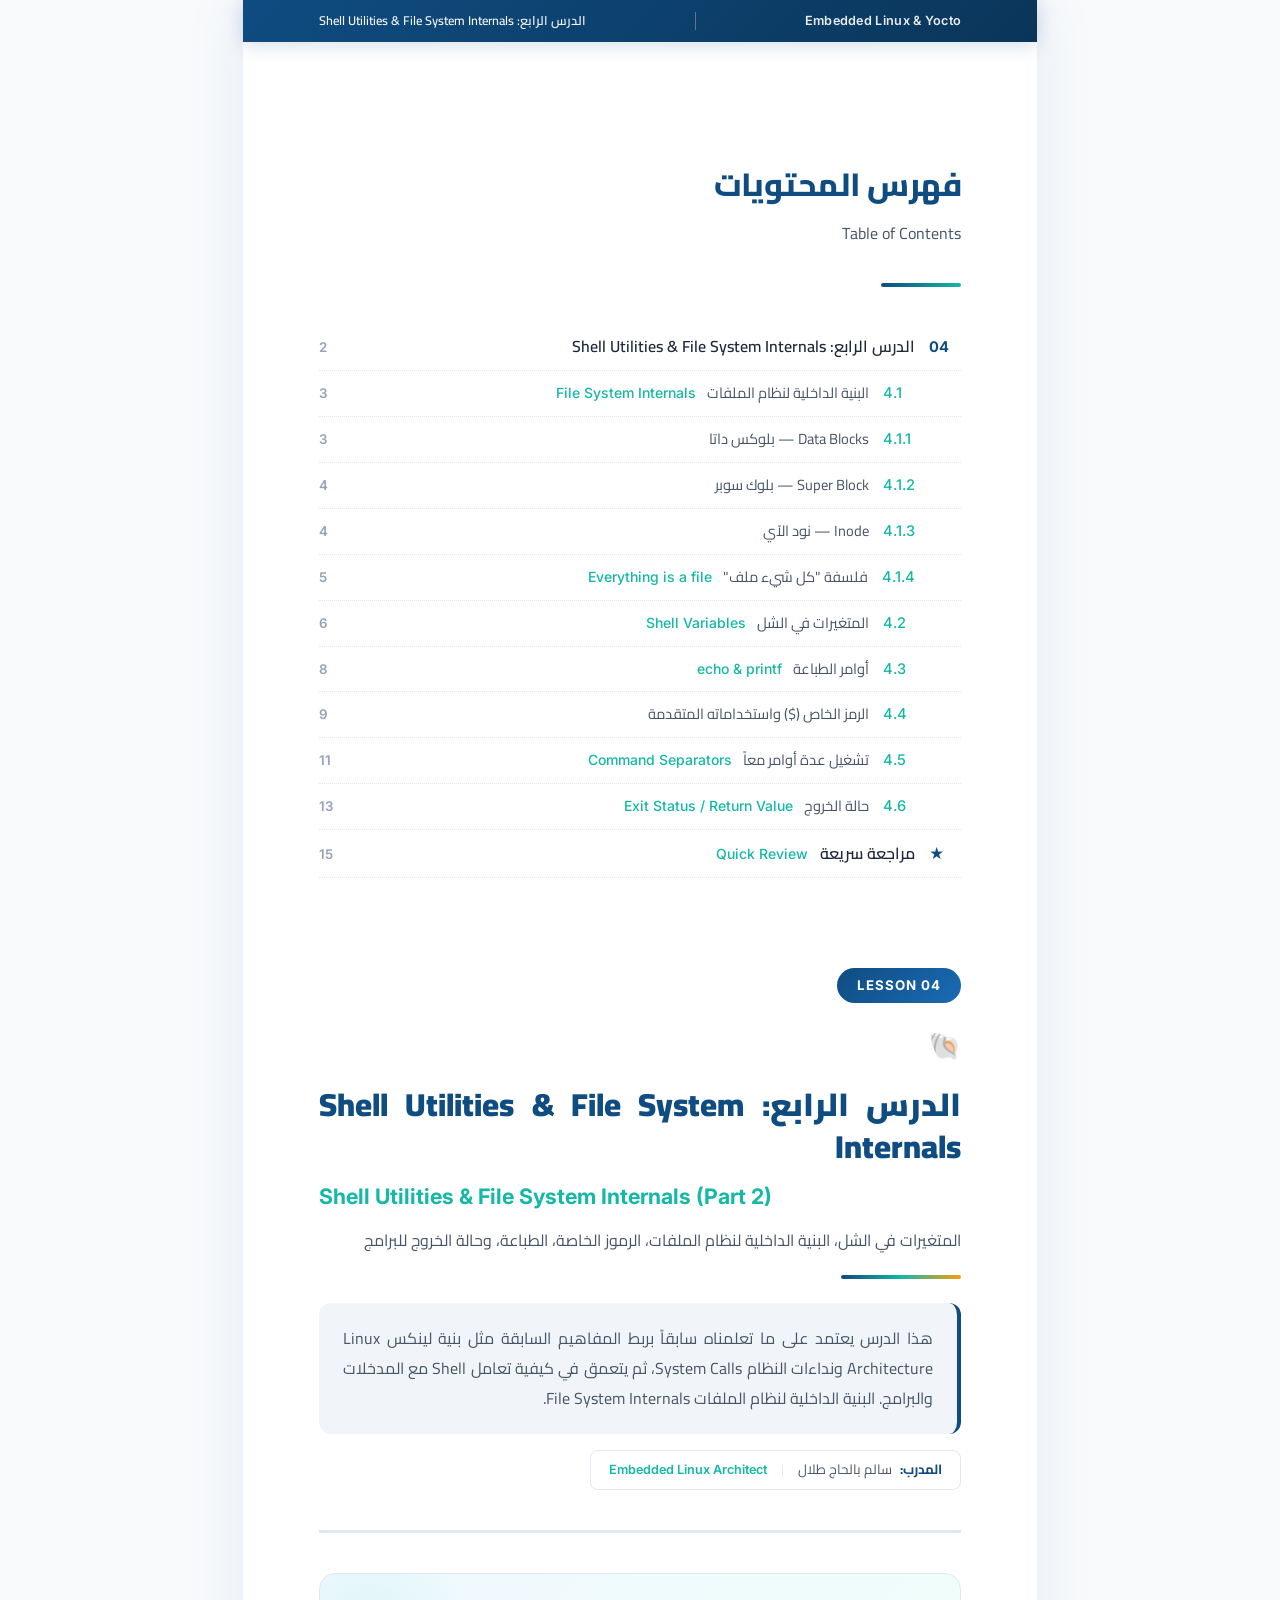
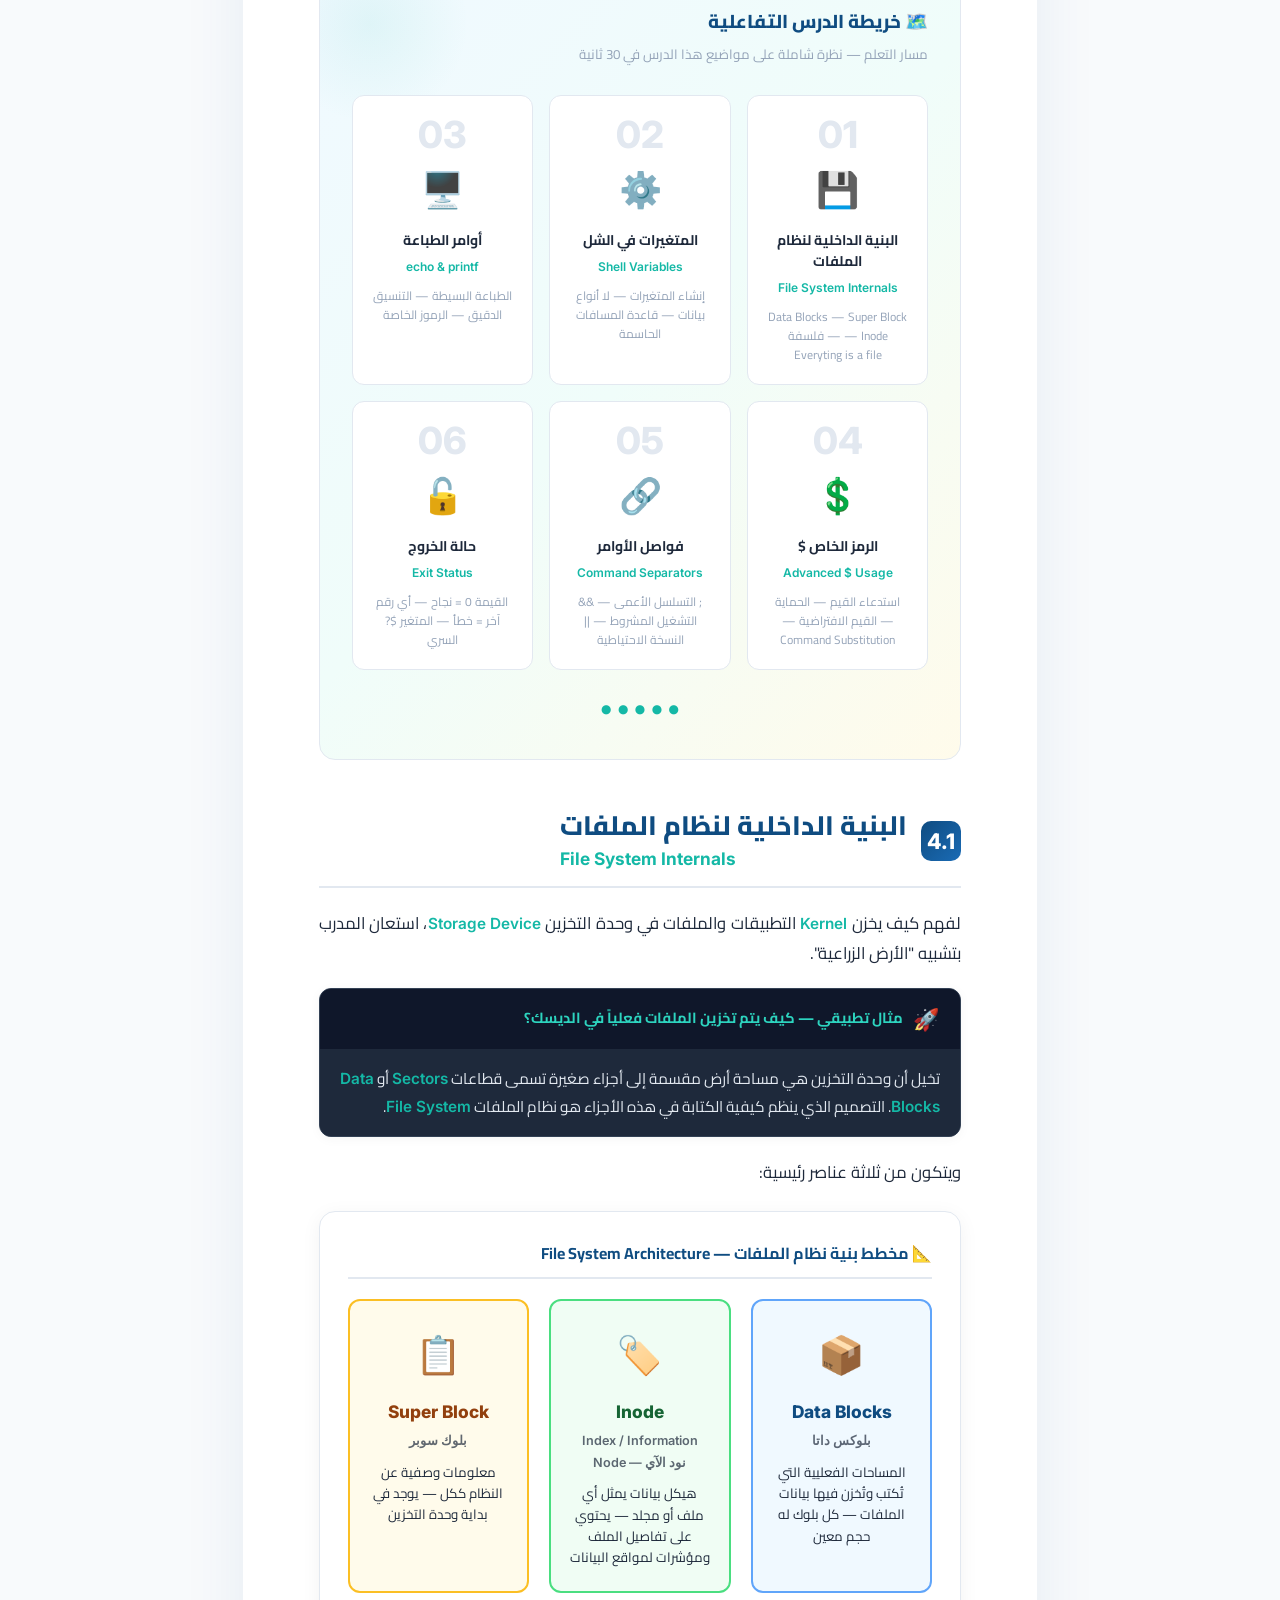
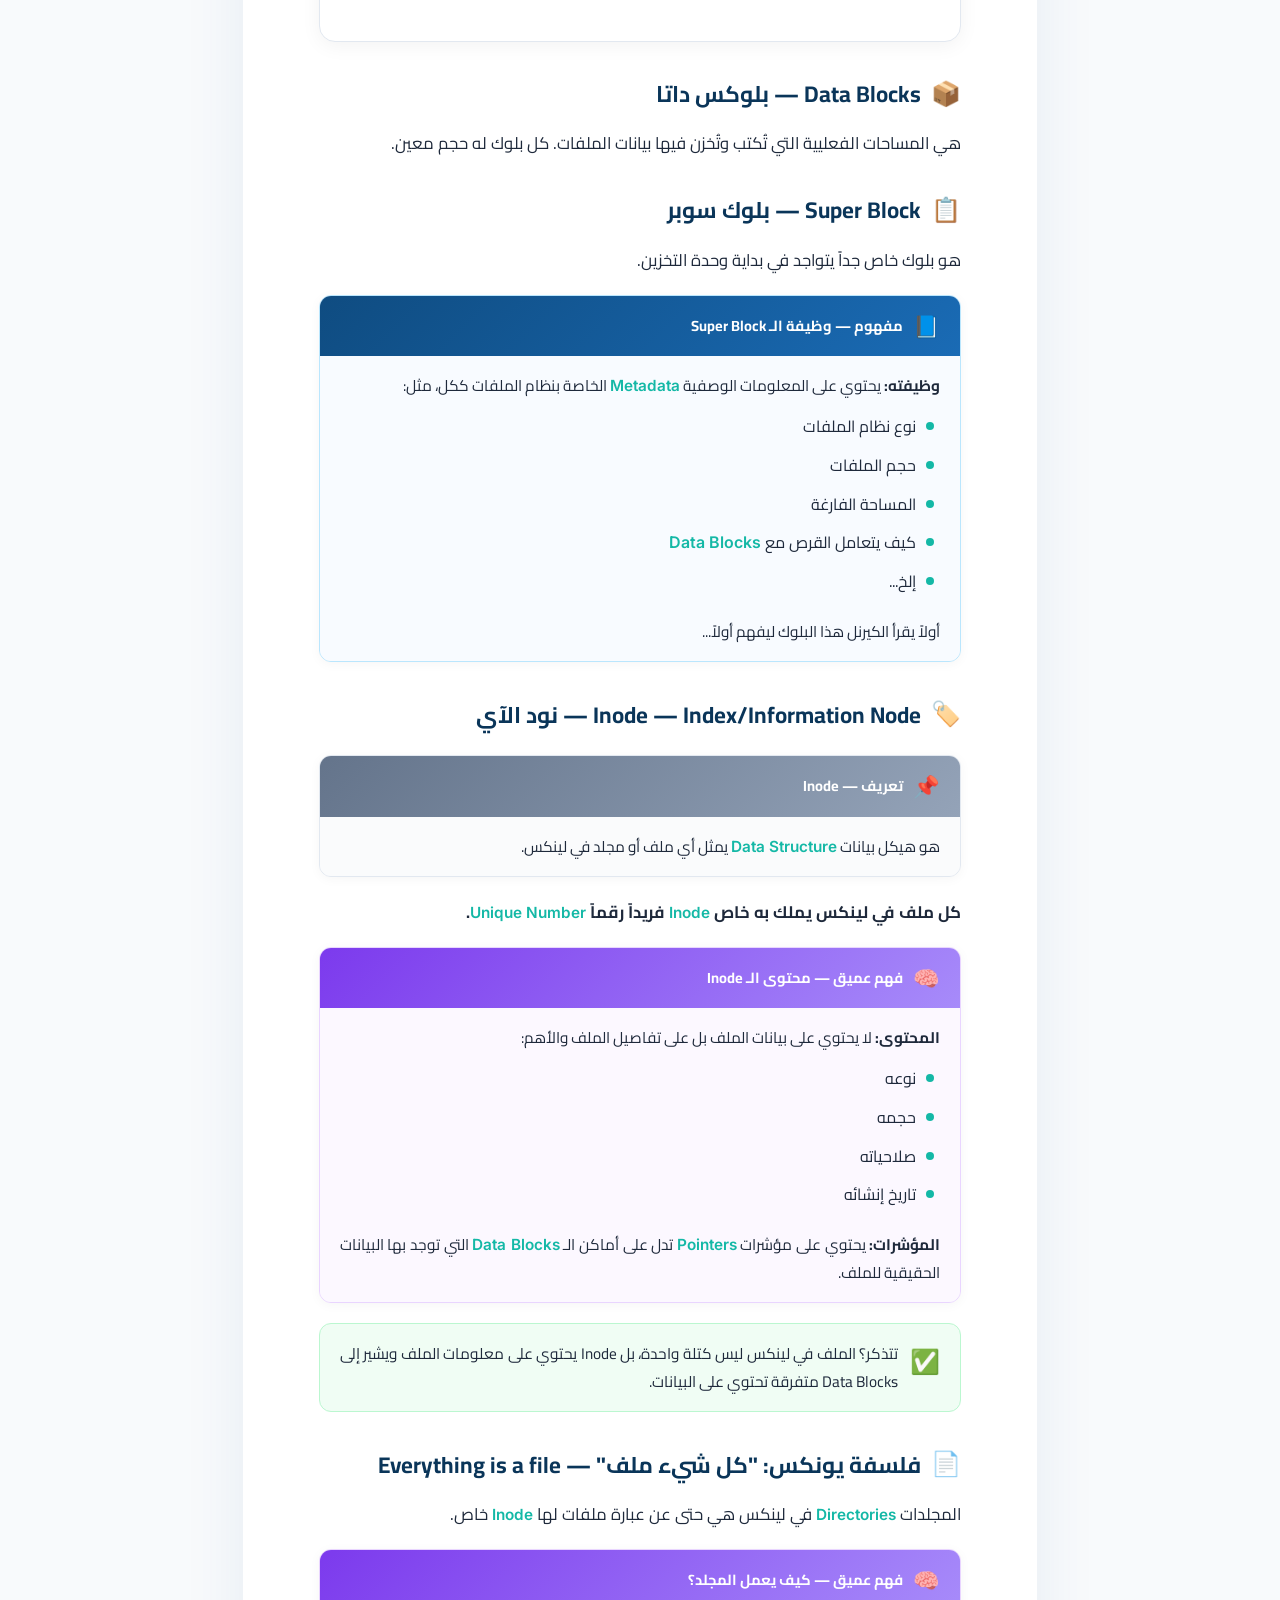
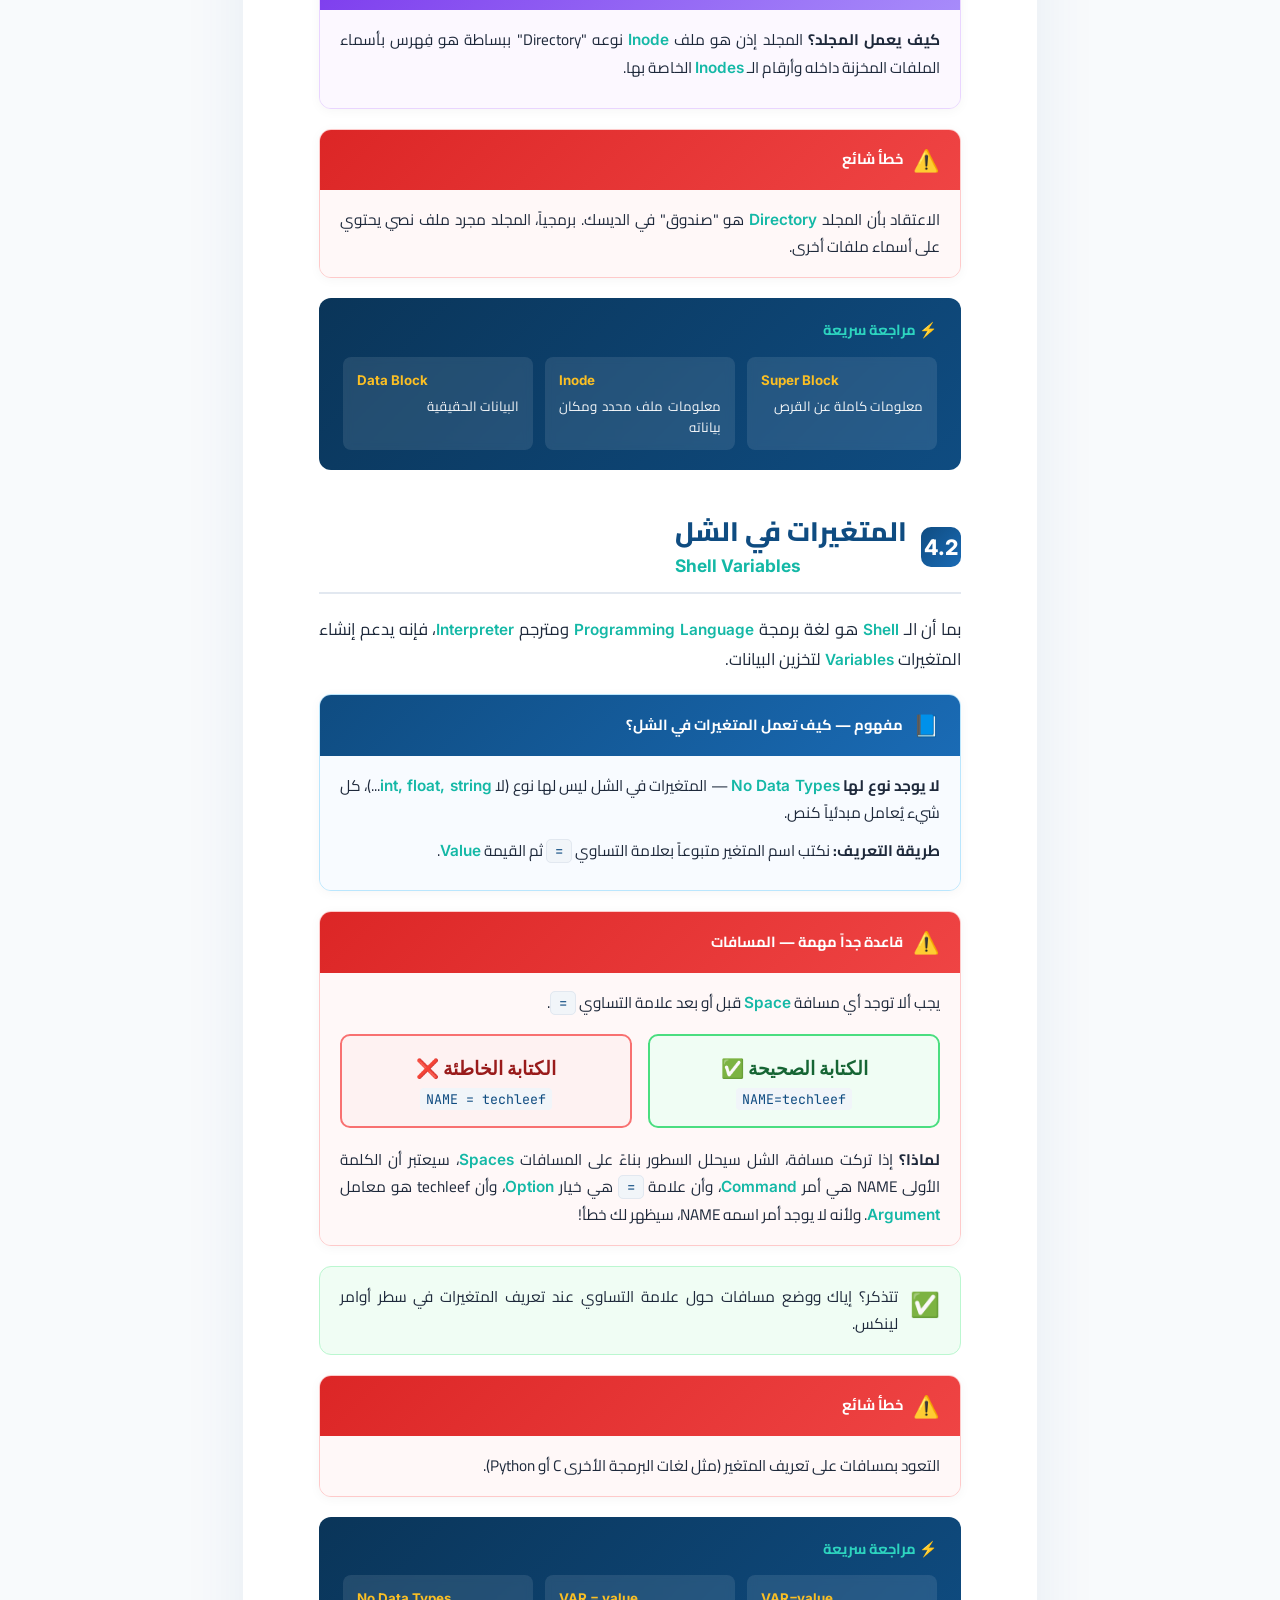
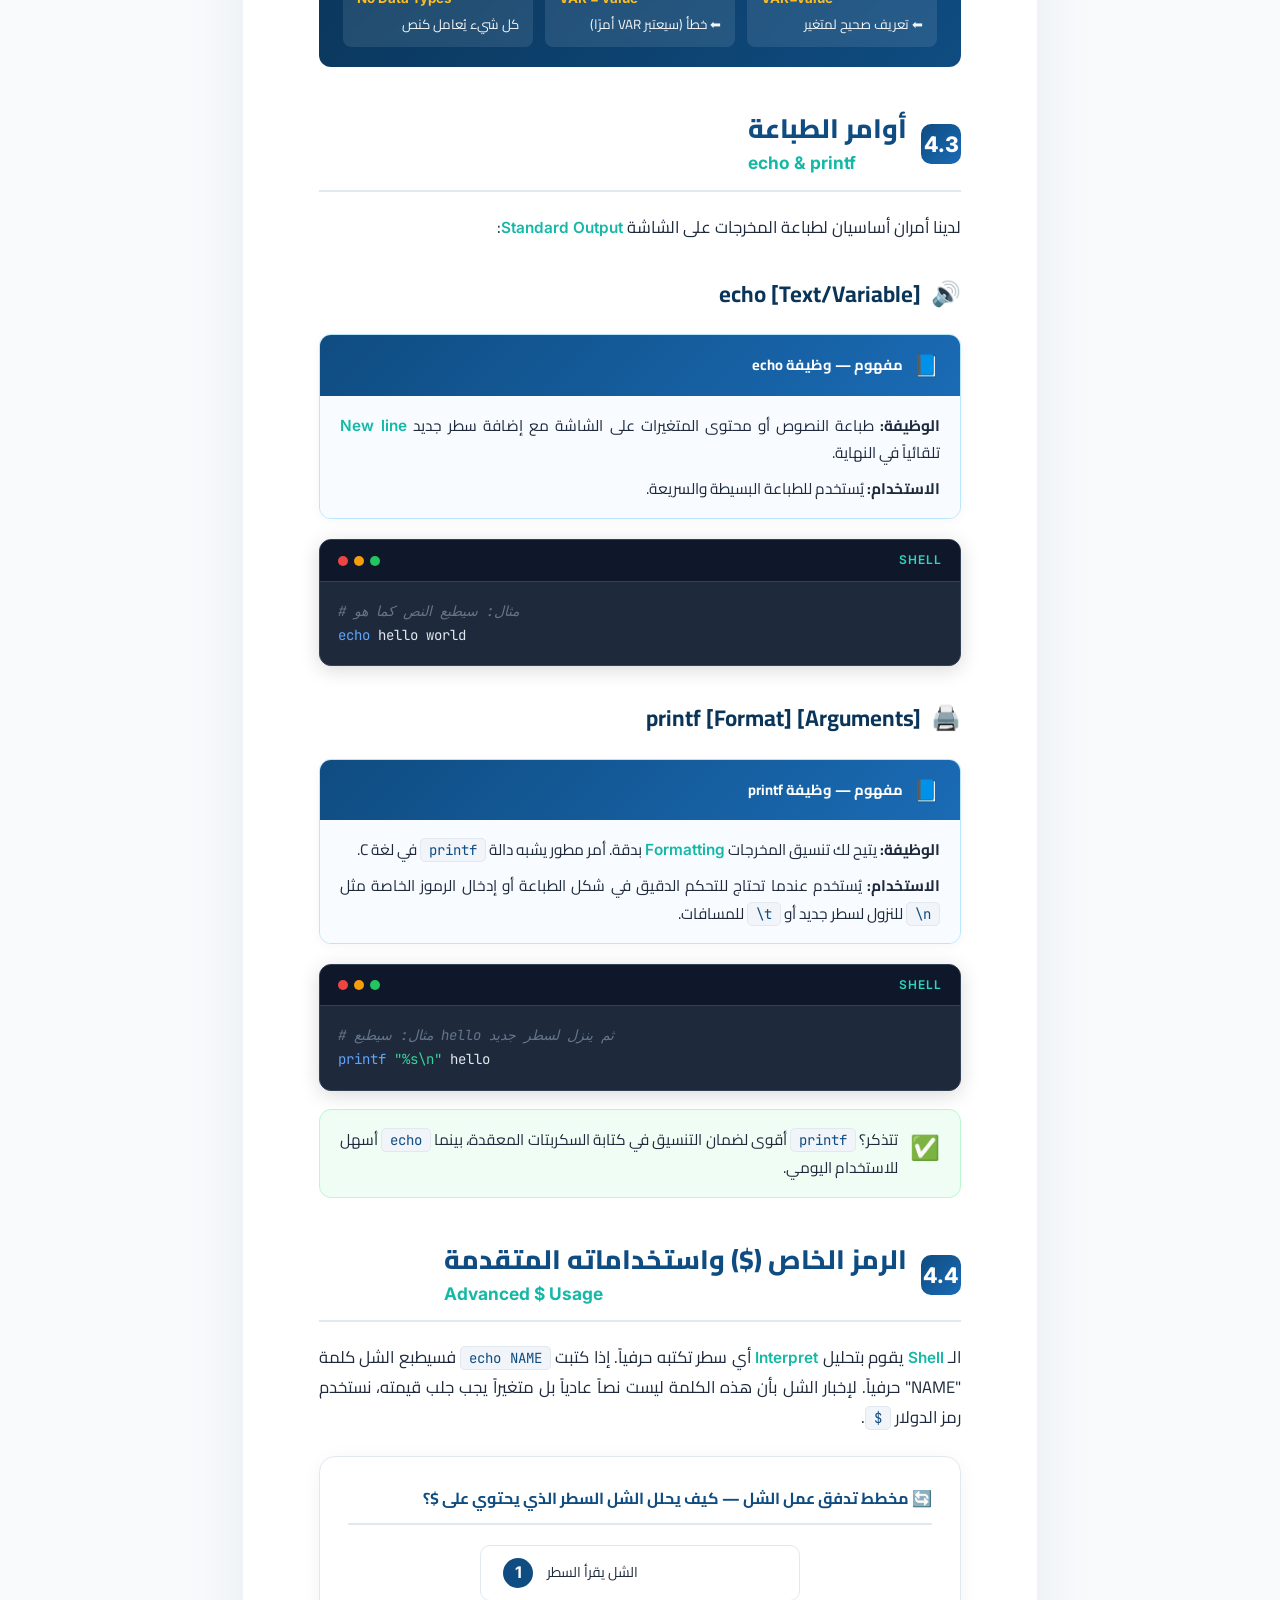
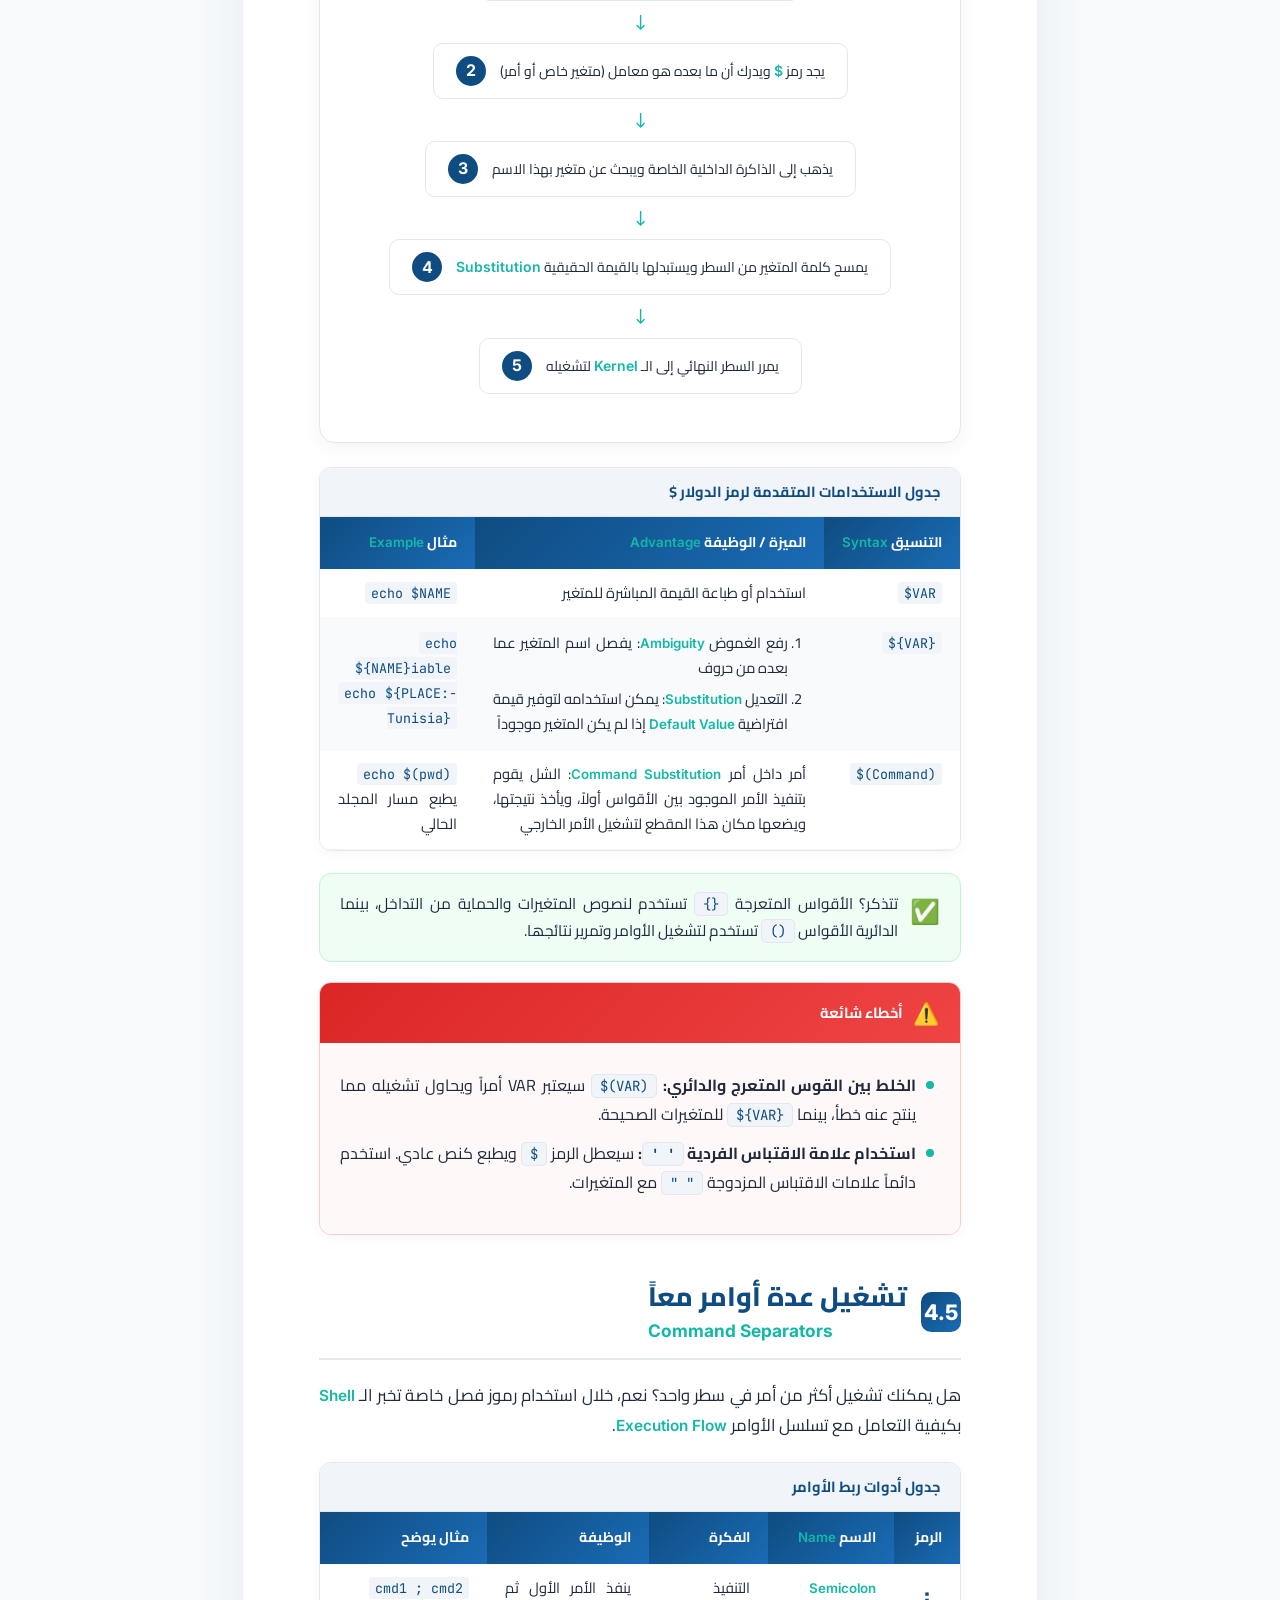
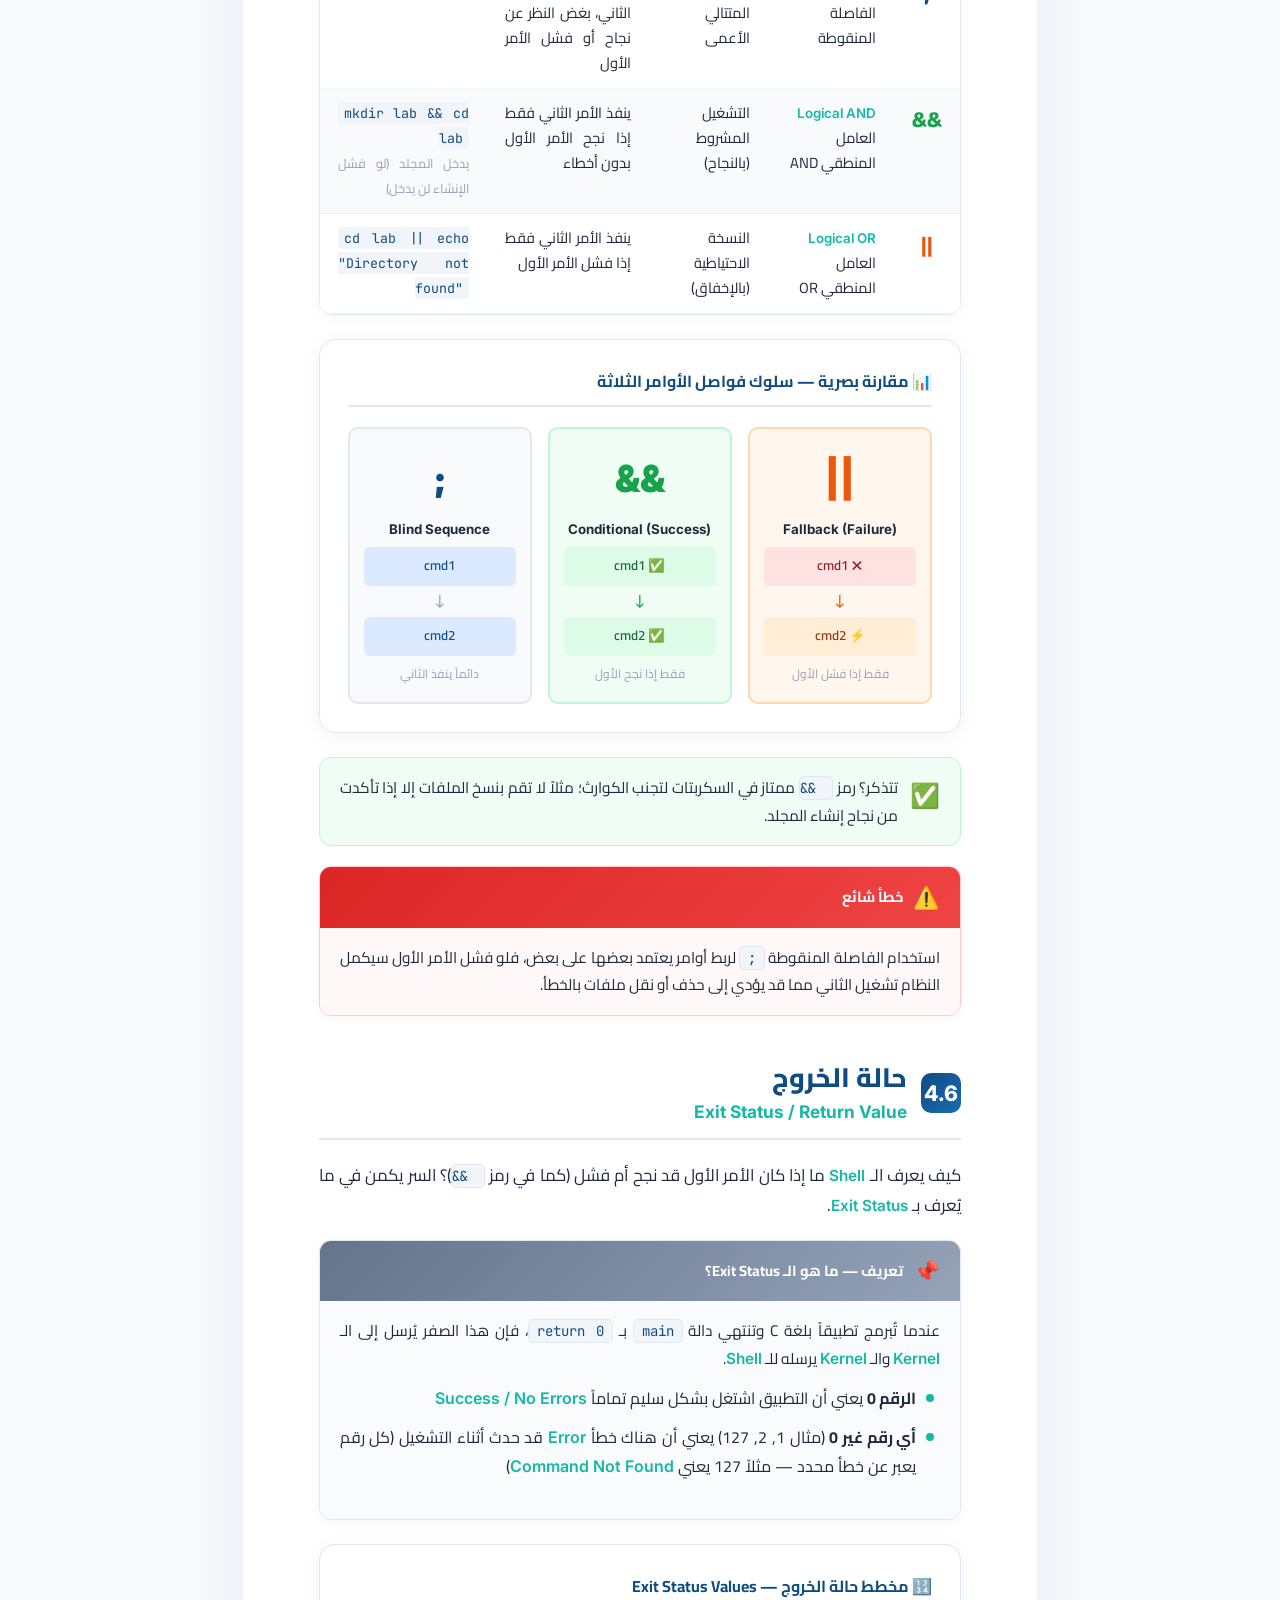
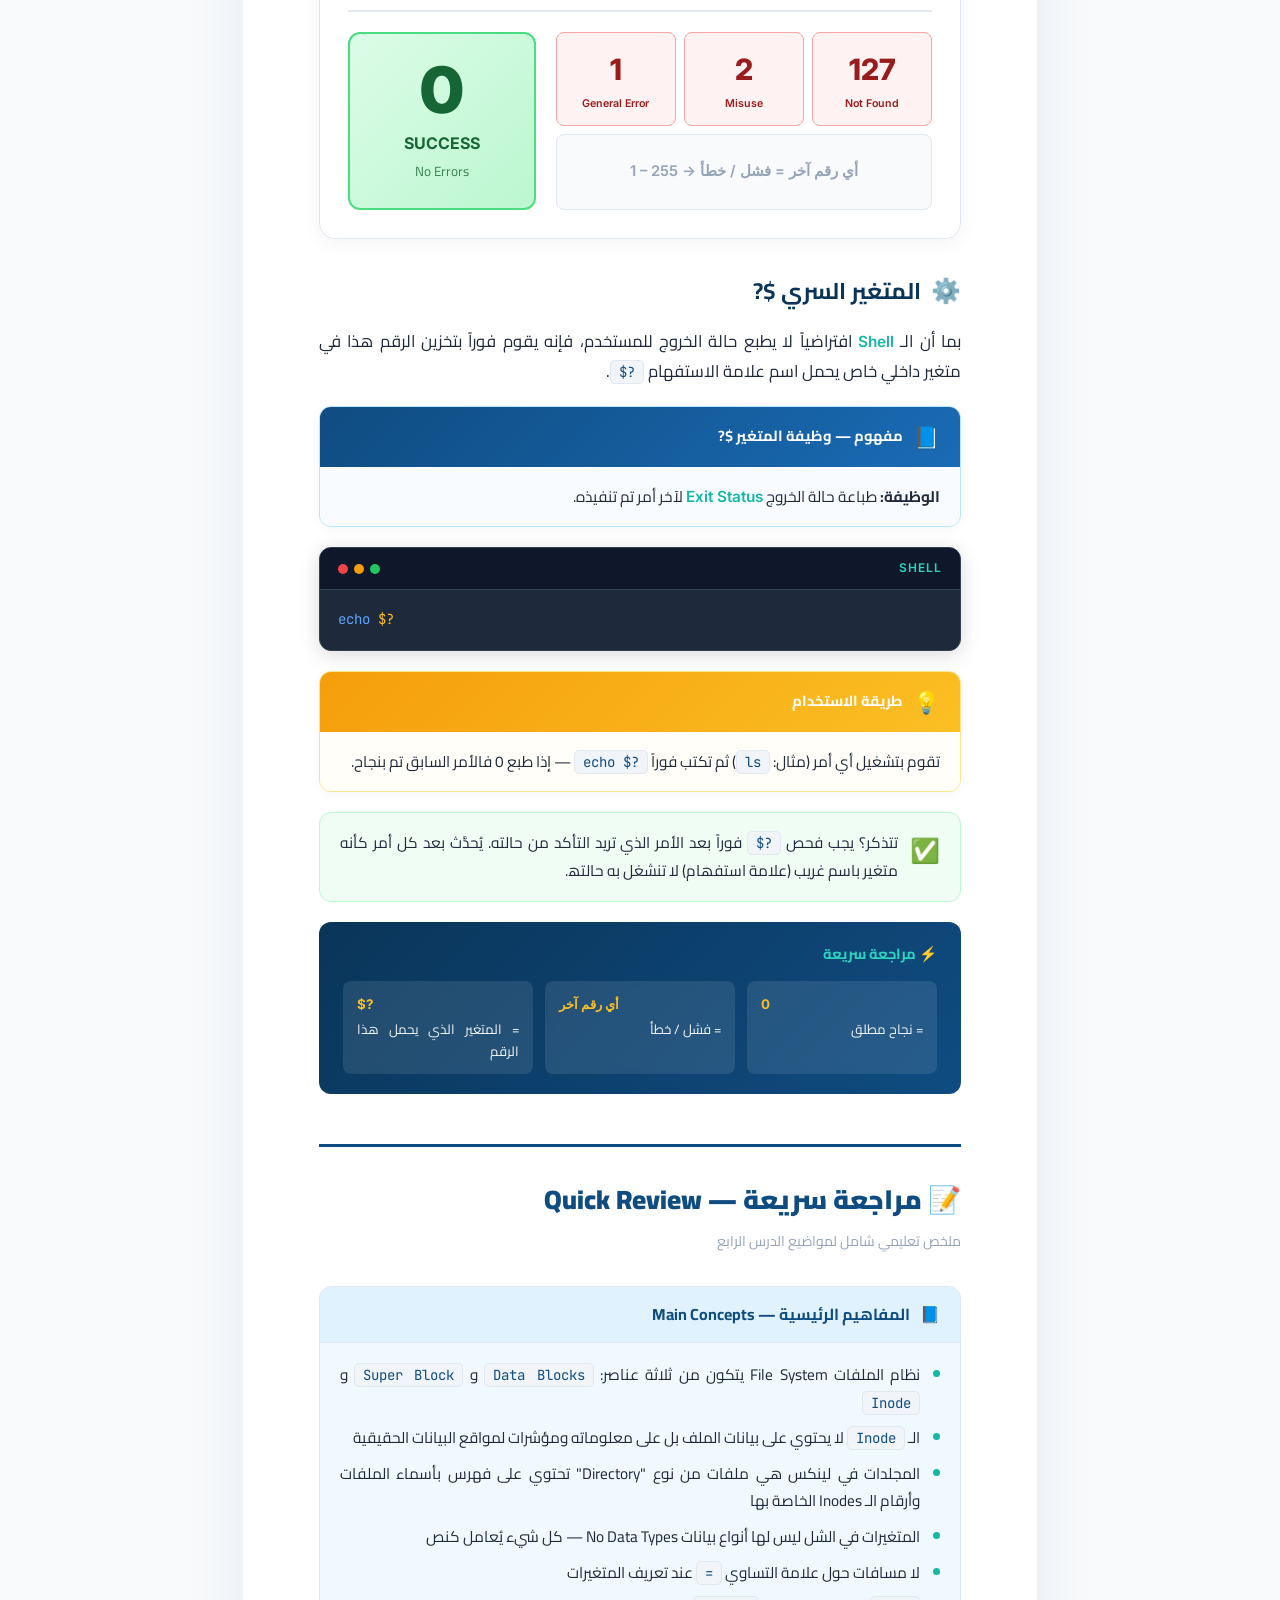
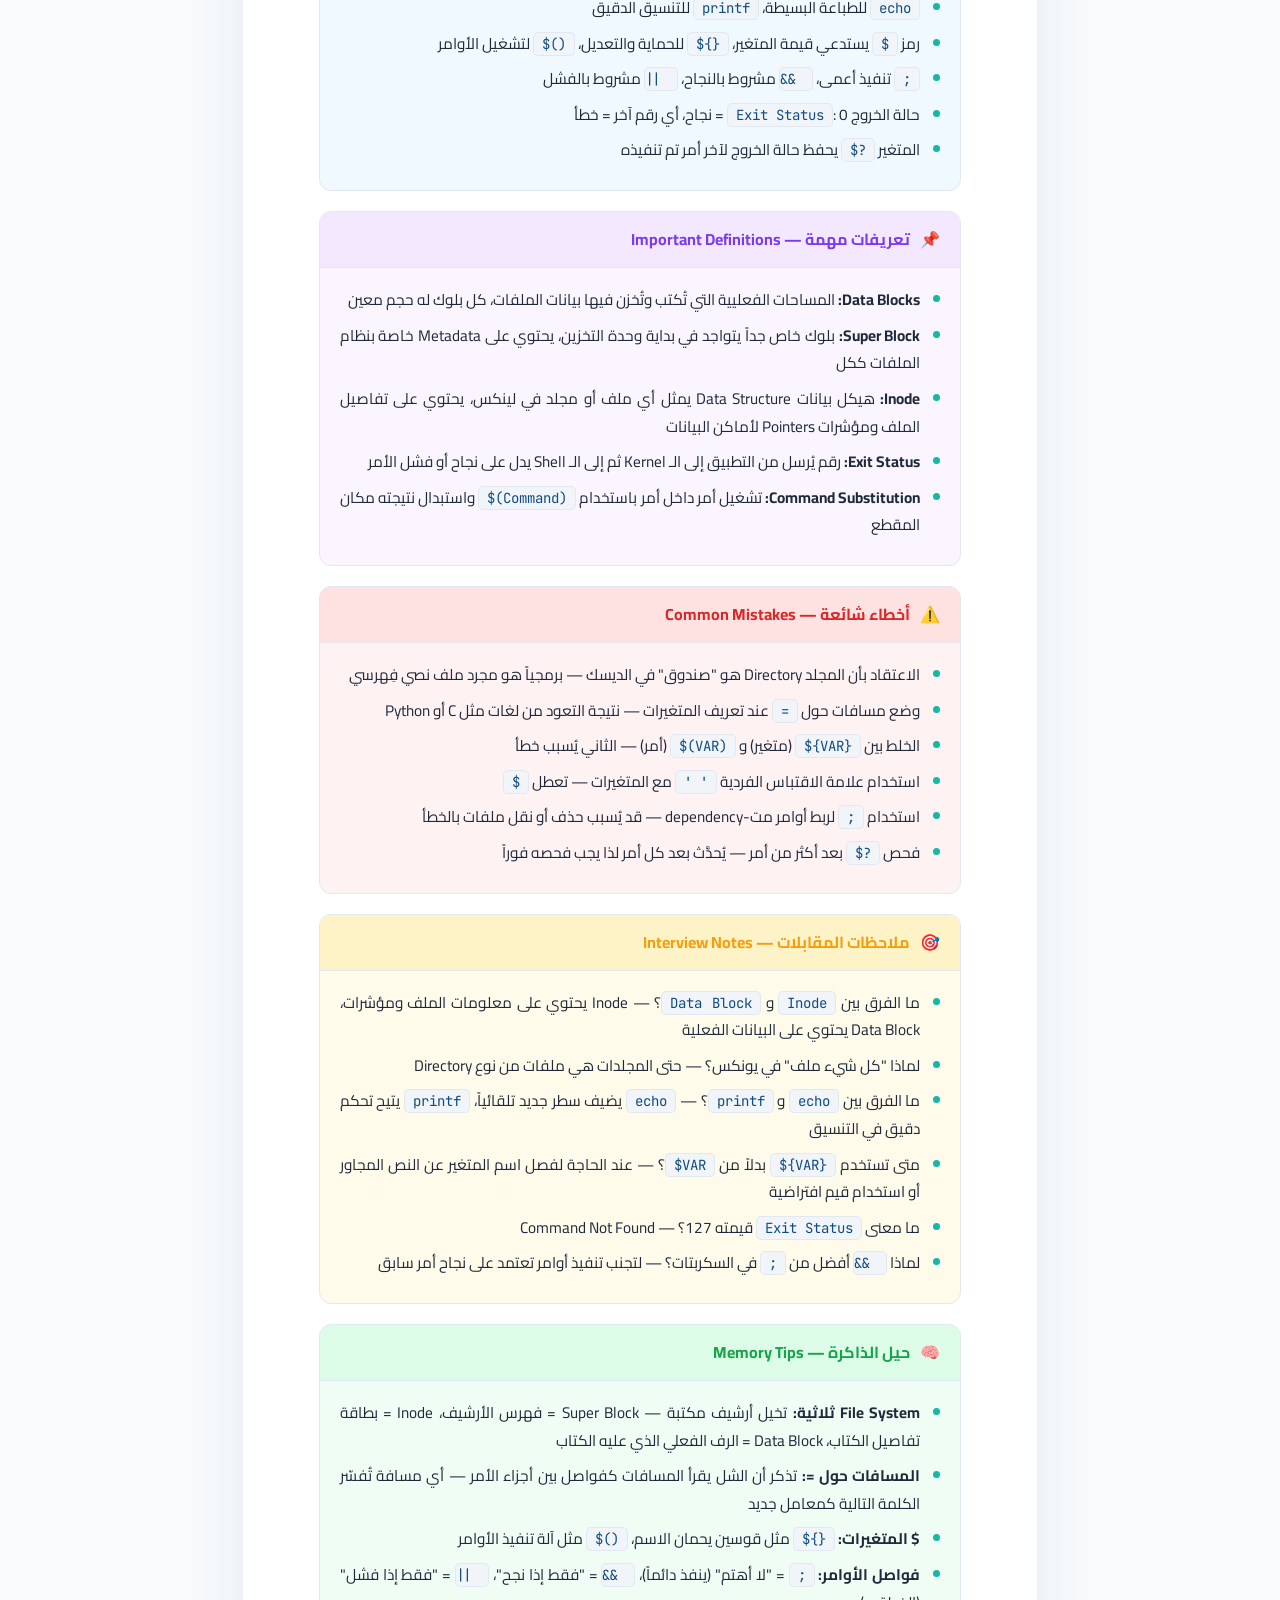
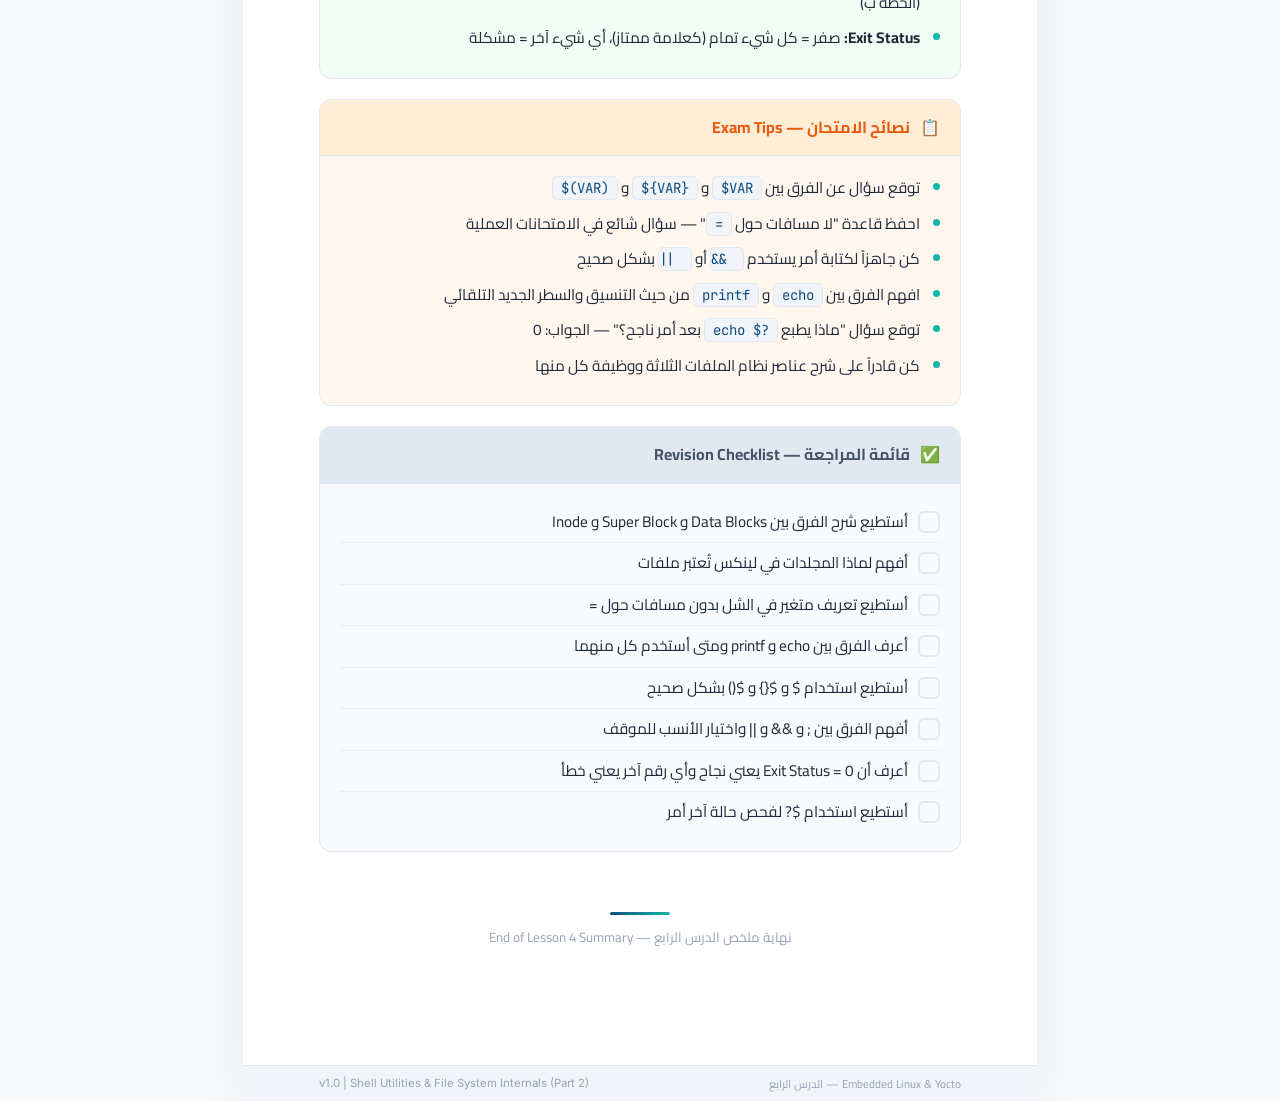
<file: EmbeddeLinuxAndYoctoGoldenCourse/Summaries/lec4/index.html>
<!DOCTYPE html>
<html lang="ar" dir="rtl">
<head>
<meta charset="UTF-8">
<meta name="viewport" content="width=device-width, initial-scale=1.0">
<title>Embedded Linux & Yocto — الدرس الرابع: Shell Utilities & File System Internals</title>
<link rel="preconnect" href="https://fonts.googleapis.com">
<link href="https://fonts.googleapis.com/css2?family=Cairo:wght@300;400;500;600;700;800;900&family=IBM+Plex+Sans+Arabic:wght@300;400;500;600;700&family=Inter:wght@300;400;500;600;700;800&family=JetBrains+Mono:wght@400;500;600;700&display=swap" rel="stylesheet">
<style>
  :root {
    --primary: #0F4C81;
    --primary-light: #1a6bb5;
    --primary-dark: #0a3559;
    --secondary: #14B8A6;
    --secondary-light: #2dd4bf;
    --accent: #F59E0B;
    --accent-light: #fbbf24;
    --success: #16A34A;
    --success-light: #22c55e;
    --warning: #EA580C;
    --warning-light: #f97316;
    --danger: #DC2626;
    --danger-light: #ef4444;
    --bg: #F8FAFC;
    --bg-alt: #F1F5F9;
    --card: #FFFFFF;
    --text: #1E293B;
    --text-secondary: #475569;
    --text-muted: #94A3B8;
    --border: #E2E8F0;
    --border-light: #F1F5F9;
    --code-bg: #1E293B;
    --code-text: #E2E8F0;
  }

  * { margin: 0; padding: 0; box-sizing: border-box; }

  @page {
    size: A4;
    margin: 2cm;
  }

  body {
    font-family: 'Cairo', 'IBM Plex Sans Arabic', sans-serif;
    font-size: 12.5pt;
    line-height: 1.7;
    color: var(--text);
    background: var(--bg);
    direction: rtl;
    text-align: justify;
  }

  .page-container {
    max-width: 210mm;
    margin: 0 auto;
    background: var(--card);
    box-shadow: 0 0 60px rgba(15,76,129,0.08);
  }

  /* ─── Header ─── */
  .running-header {
    position: sticky;
    top: 0;
    z-index: 100;
    background: linear-gradient(135deg, var(--primary) 0%, var(--primary-dark) 100%);
    color: white;
    padding: 10px 2cm;
    display: flex;
    justify-content: space-between;
    align-items: center;
    font-size: 9.5pt;
    font-weight: 500;
    direction: rtl;
    box-shadow: 0 2px 20px rgba(15,76,129,0.2);
  }
  .running-header .header-course {
    font-family: 'Inter', sans-serif;
    font-weight: 600;
    letter-spacing: 0.3px;
    opacity: 0.9;
  }
  .running-header .header-chapter {
    font-weight: 600;
    opacity: 0.95;
  }
  .running-header .header-divider {
    width: 1px;
    height: 18px;
    background: rgba(255,255,255,0.3);
    margin: 0 16px;
  }

  /* ─── Footer ─── */
  .running-footer {
    background: var(--bg-alt);
    border-top: 1px solid var(--border);
    padding: 8px 2cm;
    display: flex;
    justify-content: space-between;
    align-items: center;
    font-size: 8.5pt;
    color: var(--text-muted);
    direction: rtl;
  }
  .running-footer .footer-version {
    font-family: 'Inter', sans-serif;
    direction: ltr;
  }

  /* ─── Main Content ─── */
  .content {
    padding: 2cm;
    min-height: calc(297mm - 4cm - 80px);
  }

  /* ─── Table of Contents ─── */
  .toc-container {
    padding: 40px 0;
  }
  .toc-title {
    font-size: 24pt;
    font-weight: 800;
    color: var(--primary);
    margin-bottom: 8px;
    letter-spacing: -0.5px;
  }
  .toc-subtitle {
    font-size: 12pt;
    color: var(--text-secondary);
    margin-bottom: 36px;
    font-weight: 400;
  }
  .toc-divider {
    height: 4px;
    width: 80px;
    background: linear-gradient(90deg, var(--primary), var(--secondary));
    border-radius: 2px;
    margin-bottom: 36px;
  }
  .toc-list {
    list-style: none;
    padding: 0;
  }
  .toc-item {
    display: flex;
    align-items: baseline;
    padding: 10px 0;
    border-bottom: 1px dotted var(--border);
    cursor: pointer;
    transition: all 0.2s ease;
    text-decoration: none;
    color: inherit;
  }
  .toc-item:hover {
    background: var(--bg-alt);
    padding-right: 12px;
    border-radius: 6px;
  }
  .toc-number {
    font-family: 'Inter', sans-serif;
    font-weight: 700;
    color: var(--primary);
    margin-left: 14px;
    font-size: 11pt;
    min-width: 32px;
    direction: ltr;
    text-align: left;
  }
  .toc-text {
    flex: 1;
    font-weight: 600;
    font-size: 12pt;
    color: var(--text);
  }
  .toc-text-en {
    font-family: 'Inter', sans-serif;
    direction: ltr;
    unicode-bidi: embed;
    font-weight: 500;
    color: var(--secondary);
    font-size: 10.5pt;
    margin-right: 8px;
  }
  .toc-page {
    font-family: 'Inter', sans-serif;
    font-weight: 600;
    color: var(--text-muted);
    direction: ltr;
    font-size: 10pt;
  }
  .toc-sub {
    padding-right: 46px;
  }
  .toc-sub .toc-text {
    font-weight: 400;
    font-size: 11pt;
    color: var(--text-secondary);
  }
  .toc-sub .toc-number {
    font-weight: 500;
    color: var(--secondary);
  }

  /* ─── Chapter Opening ─── */
  .chapter-opening {
    padding: 50px 0 40px;
    border-bottom: 3px solid var(--border);
    margin-bottom: 40px;
    position: relative;
  }
  .chapter-number-badge {
    display: inline-flex;
    align-items: center;
    gap: 8px;
    background: linear-gradient(135deg, var(--primary), var(--primary-light));
    color: white;
    padding: 6px 20px;
    border-radius: 20px;
    font-family: 'Inter', sans-serif;
    font-size: 10pt;
    font-weight: 700;
    letter-spacing: 1px;
    direction: ltr;
    margin-bottom: 20px;
  }
  .chapter-icon {
    font-size: 20pt;
    display: block;
    margin-bottom: 16px;
  }
  .chapter-title {
    font-size: 24pt;
    font-weight: 900;
    color: var(--primary);
    line-height: 1.3;
    margin-bottom: 10px;
  }
  .chapter-title-en {
    font-family: 'Inter', sans-serif;
    font-size: 16pt;
    font-weight: 700;
    color: var(--secondary);
    direction: ltr;
    unicode-bidi: embed;
    margin-bottom: 12px;
    display: block;
  }
  .chapter-subtitle {
    font-size: 12pt;
    color: var(--text-secondary);
    font-weight: 400;
    margin-bottom: 20px;
    line-height: 1.8;
  }
  .chapter-divider {
    height: 4px;
    width: 120px;
    background: linear-gradient(90deg, var(--primary), var(--secondary), var(--accent));
    border-radius: 2px;
    margin-bottom: 24px;
  }
  .chapter-intro {
    font-size: 12pt;
    color: var(--text-secondary);
    line-height: 1.9;
    background: var(--bg-alt);
    padding: 20px 24px;
    border-radius: 12px;
    border-right: 4px solid var(--primary);
  }
  .trainer-info {
    display: inline-flex;
    align-items: center;
    gap: 8px;
    background: var(--card);
    border: 1px solid var(--border);
    padding: 8px 18px;
    border-radius: 8px;
    font-size: 10pt;
    color: var(--text-secondary);
    margin-top: 16px;
  }
  .trainer-info .trainer-label {
    font-weight: 700;
    color: var(--primary);
  }
  .trainer-info .trainer-role {
    font-family: 'Inter', sans-serif;
    direction: ltr;
    unicode-bidi: embed;
    color: var(--secondary);
    font-weight: 600;
    font-size: 9.5pt;
  }

  /* ─── Animated Chapter Overview ─── */
  .chapter-overview {
    background: linear-gradient(135deg, #f0f9ff 0%, #f0fdfa 50%, #fffbeb 100%);
    border: 1px solid var(--border);
    border-radius: 16px;
    padding: 32px;
    margin: 0 0 48px;
    position: relative;
    overflow: hidden;
  }
  .chapter-overview::before {
    content: '';
    position: absolute;
    top: -50px;
    left: -50px;
    width: 200px;
    height: 200px;
    background: radial-gradient(circle, rgba(20,184,166,0.08) 0%, transparent 70%);
    border-radius: 50%;
  }
  .overview-title {
    font-size: 14pt;
    font-weight: 800;
    color: var(--primary);
    margin-bottom: 6px;
    display: flex;
    align-items: center;
    gap: 10px;
  }
  .overview-subtitle {
    font-size: 10pt;
    color: var(--text-muted);
    margin-bottom: 28px;
    font-weight: 400;
  }
  .overview-grid {
    display: grid;
    grid-template-columns: repeat(3, 1fr);
    gap: 16px;
    position: relative;
    z-index: 1;
  }
  .overview-card {
    background: var(--card);
    border: 1px solid var(--border);
    border-radius: 12px;
    padding: 20px;
    text-align: center;
    transition: all 0.3s ease;
    position: relative;
  }
  .overview-card:hover {
    transform: translateY(-3px);
    box-shadow: 0 8px 25px rgba(15,76,129,0.1);
    border-color: var(--secondary);
  }
  .overview-card-num {
    font-family: 'Inter', sans-serif;
    font-size: 28pt;
    font-weight: 800;
    color: var(--border);
    line-height: 1;
    margin-bottom: 8px;
    direction: ltr;
  }
  .overview-card-icon {
    font-size: 26pt;
    margin-bottom: 10px;
    display: block;
  }
  .overview-card-title {
    font-size: 10.5pt;
    font-weight: 700;
    color: var(--text);
    margin-bottom: 6px;
    line-height: 1.5;
  }
  .overview-card-title-en {
    font-family: 'Inter', sans-serif;
    direction: ltr;
    unicode-bidi: embed;
    font-size: 9pt;
    font-weight: 600;
    color: var(--secondary);
    margin-bottom: 8px;
    display: block;
  }
  .overview-card-desc {
    font-size: 9pt;
    color: var(--text-muted);
    line-height: 1.6;
  }
  .overview-flow-arrows {
    display: flex;
    justify-content: center;
    align-items: center;
    gap: 4px;
    margin: 20px 0 0;
    direction: ltr;
  }
  .overview-flow-arrows .flow-arrow {
    font-size: 16pt;
    color: var(--secondary);
    animation: flowPulse 2s ease-in-out infinite;
  }
  .overview-flow-arrows .flow-arrow:nth-child(2) { animation-delay: 0.3s; }
  .overview-flow-arrows .flow-arrow:nth-child(3) { animation-delay: 0.6s; }
  .overview-flow-arrows .flow-arrow:nth-child(4) { animation-delay: 0.9s; }
  .overview-flow-arrows .flow-arrow:nth-child(5) { animation-delay: 1.2s; }

  @keyframes flowPulse {
    0%, 100% { opacity: 0.3; transform: scale(0.9); }
    50% { opacity: 1; transform: scale(1.1); }
  }

  /* ─── Section Headings ─── */
  .section {
    margin: 44px 0 32px;
    scroll-margin-top: 70px;
  }
  .section-header {
    display: flex;
    align-items: center;
    gap: 14px;
    margin-bottom: 20px;
    padding-bottom: 12px;
    border-bottom: 2px solid var(--border);
  }
  .section-number {
    display: inline-flex;
    align-items: center;
    justify-content: center;
    width: 40px;
    height: 40px;
    background: linear-gradient(135deg, var(--primary), var(--primary-light));
    color: white;
    border-radius: 10px;
    font-family: 'Inter', sans-serif;
    font-size: 16pt;
    font-weight: 800;
    direction: ltr;
    flex-shrink: 0;
  }
  .section-title {
    font-size: 20pt;
    font-weight: 800;
    color: var(--primary);
    line-height: 1.3;
  }
  .section-title-en {
    font-family: 'Inter', sans-serif;
    direction: ltr;
    unicode-bidi: embed;
    font-size: 13pt;
    font-weight: 700;
    color: var(--secondary);
    display: block;
    margin-top: 2px;
  }

  .subsection {
    margin: 32px 0 20px;
    scroll-margin-top: 70px;
  }
  .subsection-title {
    font-size: 17pt;
    font-weight: 700;
    color: var(--primary-dark);
    margin-bottom: 14px;
    display: flex;
    align-items: center;
    gap: 10px;
  }
  .subsection-title .sub-icon {
    font-size: 18pt;
  }

  .sub-subsection {
    margin: 24px 0 14px;
  }
  .sub-subsection-title {
    font-size: 14pt;
    font-weight: 700;
    color: var(--text);
    margin-bottom: 10px;
    padding-right: 14px;
    border-right: 3px solid var(--secondary);
  }

  /* ─── Paragraphs ─── */
  .body-text {
    font-size: 12.5pt;
    line-height: 1.8;
    color: var(--text);
    margin-bottom: 14px;
    text-align: justify;
  }
  .body-text .en-term {
    font-family: 'Inter', sans-serif;
    direction: ltr;
    unicode-bidi: embed;
    font-weight: 600;
    color: var(--secondary);
    font-size: 11.5pt;
  }

  /* ─── Callout Boxes ─── */
  .callout {
    border-radius: 12px;
    margin: 20px 0;
    overflow: hidden;
    box-shadow: 0 2px 12px rgba(0,0,0,0.04);
  }
  .callout-header {
    display: flex;
    align-items: center;
    gap: 10px;
    padding: 12px 20px;
    font-size: 11pt;
    font-weight: 700;
  }
  .callout-header .callout-icon {
    font-size: 16pt;
  }
  .callout-body {
    padding: 16px 20px;
    font-size: 11.5pt;
    line-height: 1.8;
  }
  .callout-body .en-term {
    font-family: 'Inter', sans-serif;
    direction: ltr;
    unicode-bidi: embed;
    font-weight: 600;
    color: var(--secondary);
  }

  /* Blue - Concept */
  .callout-concept {
    background: #f0f9ff;
    border: 1px solid #bae6fd;
  }
  .callout-concept .callout-header {
    background: linear-gradient(135deg, var(--primary), var(--primary-light));
    color: white;
  }
  .callout-concept .callout-body {
    color: var(--text);
    background: #f8fbff;
  }

  /* Green - Key Takeaway */
  .callout-takeaway {
    background: #f0fdf4;
    border: 1px solid #bbf7d0;
  }
  .callout-takeaway .callout-header {
    background: linear-gradient(135deg, var(--success), var(--success-light));
    color: white;
  }
  .callout-takeaway .callout-body {
    color: var(--text);
    background: #f8fff9;
  }

  /* Orange - Tip */
  .callout-tip {
    background: #fffbeb;
    border: 1px solid #fde68a;
  }
  .callout-tip .callout-header {
    background: linear-gradient(135deg, var(--accent), var(--accent-light));
    color: white;
  }
  .callout-tip .callout-body {
    color: var(--text);
    background: #fffef8;
  }

  /* Red - Important */
  .callout-important {
    background: #fef2f2;
    border: 1px solid #fecaca;
  }
  .callout-important .callout-header {
    background: linear-gradient(135deg, var(--danger), var(--danger-light));
    color: white;
  }
  .callout-important .callout-body {
    color: var(--text);
    background: #fff8f8;
  }

  /* Gray - Definition */
  .callout-definition {
    background: #f8fafc;
    border: 1px solid var(--border);
  }
  .callout-definition .callout-header {
    background: linear-gradient(135deg, #64748b, #94a3b8);
    color: white;
  }
  .callout-definition .callout-body {
    color: var(--text);
    background: #fafbfc;
  }

  /* Purple - Deep Understanding */
  .callout-deep {
    background: #faf5ff;
    border: 1px solid #e9d5ff;
  }
  .callout-deep .callout-header {
    background: linear-gradient(135deg, #7c3aed, #a78bfa);
    color: white;
  }
  .callout-deep .callout-body {
    color: var(--text);
    background: #fcf8ff;
  }

  /* Dark - Practical Example */
  .callout-practical {
    background: var(--code-bg);
    border: 1px solid #334155;
  }
  .callout-practical .callout-header {
    background: #0f172a;
    color: var(--secondary-light);
  }
  .callout-practical .callout-body {
    color: var(--code-text);
    background: var(--code-bg);
  }

  /* Warning - Orange */
  .callout-warning {
    background: #fff7ed;
    border: 1px solid #fed7aa;
  }
  .callout-warning .callout-header {
    background: linear-gradient(135deg, var(--warning), var(--warning-light));
    color: white;
  }
  .callout-warning .callout-body {
    color: var(--text);
    background: #fffcf8;
  }

  /* ─── Quick Review ─── */
  .review-remember {
    background: #f0fdf4;
    border: 1px solid #bbf7d0;
    border-radius: 12px;
    padding: 16px 20px;
    margin: 18px 0;
    display: flex;
    align-items: flex-start;
    gap: 12px;
  }
  .review-remember .rr-icon {
    font-size: 18pt;
    flex-shrink: 0;
    margin-top: 2px;
  }
  .review-remember .rr-text {
    font-size: 11.5pt;
    line-height: 1.8;
    color: var(--text);
  }

  .quick-review-section {
    margin: 50px 0 20px;
    padding-top: 30px;
    border-top: 3px solid var(--primary);
  }
  .quick-review-title {
    font-size: 20pt;
    font-weight: 900;
    color: var(--primary);
    margin-bottom: 8px;
    display: flex;
    align-items: center;
    gap: 12px;
  }
  .quick-review-subtitle {
    font-size: 10.5pt;
    color: var(--text-muted);
    margin-bottom: 32px;
  }

  .review-card {
    background: var(--card);
    border: 1px solid var(--border);
    border-radius: 12px;
    margin-bottom: 20px;
    overflow: hidden;
  }
  .review-card-header {
    display: flex;
    align-items: center;
    gap: 10px;
    padding: 14px 20px;
    font-size: 12pt;
    font-weight: 700;
    border-bottom: 1px solid var(--border);
  }
  .review-card-body {
    padding: 18px 20px;
    font-size: 11.5pt;
    line-height: 1.8;
  }
  .review-card-body ul {
    padding-right: 20px;
    margin: 0;
  }
  .review-card-body li {
    margin-bottom: 8px;
  }
  .review-card-body li::marker {
    color: var(--secondary);
  }

  .review-concepts { background: #f0f9ff; }
  .review-concepts .review-card-header { color: var(--primary); background: #e0f2fe; }
  .review-definitions { background: #faf5ff; }
  .review-definitions .review-card-header { color: #7c3aed; background: #f3e8ff; }
  .review-mistakes { background: #fef2f2; }
  .review-mistakes .review-card-header { color: var(--danger); background: #fee2e2; }
  .review-interview { background: #fffbeb; }
  .review-interview .review-card-header { color: var(--accent); background: #fef3c7; }
  .review-memory { background: #f0fdf4; }
  .review-memory .review-card-header { color: var(--success); background: #dcfce7; }
  .review-exam { background: #fff7ed; }
  .review-exam .review-card-header { color: var(--warning); background: #ffedd5; }
  .review-checklist { background: #f8fafc; }
  .review-checklist .review-card-header { color: #475569; background: #e2e8f0; }

  .checklist-item {
    display: flex;
    align-items: center;
    gap: 10px;
    padding: 8px 0;
    border-bottom: 1px dotted var(--border);
    cursor: pointer;
  }
  .checklist-item:last-child { border-bottom: none; }
  .checklist-box {
    width: 22px;
    height: 22px;
    border: 2px solid var(--border);
    border-radius: 6px;
    display: flex;
    align-items: center;
    justify-content: center;
    flex-shrink: 0;
    transition: all 0.2s ease;
    font-size: 12pt;
    color: transparent;
  }
  .checklist-item.checked .checklist-box {
    background: var(--success);
    border-color: var(--success);
    color: white;
  }
  .checklist-item.checked .checklist-text {
    text-decoration: line-through;
    color: var(--text-muted);
  }
  .checklist-text {
    font-size: 11.5pt;
    line-height: 1.6;
    transition: all 0.2s ease;
  }

  /* ─── Code Blocks ─── */
  .code-block {
    background: var(--code-bg);
    border: 1px solid #334155;
    border-radius: 12px;
    margin: 18px 0;
    overflow: hidden;
    direction: ltr;
    text-align: left;
    box-shadow: 0 4px 20px rgba(0,0,0,0.15);
  }
  .code-block-header {
    display: flex;
    justify-content: space-between;
    align-items: center;
    padding: 10px 18px;
    background: #0f172a;
    border-bottom: 1px solid #334155;
  }
  .code-block-lang {
    font-family: 'Inter', sans-serif;
    font-size: 9pt;
    font-weight: 600;
    color: var(--secondary-light);
    text-transform: uppercase;
    letter-spacing: 1px;
  }
  .code-block-dots {
    display: flex;
    gap: 6px;
  }
  .code-block-dots span {
    width: 10px;
    height: 10px;
    border-radius: 50%;
  }
  .code-block-dots span:nth-child(1) { background: #ef4444; }
  .code-block-dots span:nth-child(2) { background: #f59e0b; }
  .code-block-dots span:nth-child(3) { background: #22c55e; }
  .code-block-body {
    padding: 18px;
    overflow-x: auto;
  }
  .code-block-body pre {
    font-family: 'JetBrains Mono', monospace;
    font-size: 10.5pt;
    line-height: 1.7;
    color: var(--code-text);
    margin: 0;
    white-space: pre;
    direction: ltr;
    text-align: left;
  }
  .code-line-numbers {
    display: inline-block;
    width: 32px;
    text-align: right;
    padding-right: 16px;
    margin-right: 16px;
    border-right: 1px solid #334155;
    color: #475569;
    user-select: none;
    font-size: 9.5pt;
  }
  .code-keyword { color: #c084fc; }
  .code-string { color: #34d399; }
  .code-comment { color: #64748b; font-style: italic; }
  .code-function { color: #60a5fa; }
  .code-variable { color: #fbbf24; }
  .code-operator { color: #f472b6; }
  .code-number { color: #fb923c; }
  .code-flag { color: #38bdf8; }

  .inline-code {
    font-family: 'JetBrains Mono', monospace;
    font-size: 10.5pt;
    background: #f1f5f9;
    color: var(--primary);
    padding: 2px 8px;
    border-radius: 5px;
    border: 1px solid var(--border);
    direction: ltr;
    unicode-bidi: embed;
    white-space: nowrap;
  }

  /* ─── Tables ─── */
  .table-container {
    margin: 22px 0;
    overflow-x: auto;
    border-radius: 12px;
    border: 1px solid var(--border);
    box-shadow: 0 2px 12px rgba(0,0,0,0.04);
  }
  .table-title {
    font-size: 11pt;
    font-weight: 700;
    color: var(--primary);
    padding: 12px 20px;
    background: var(--bg-alt);
    border-bottom: 1px solid var(--border);
  }
  table {
    width: 100%;
    border-collapse: collapse;
    direction: rtl;
  }
  thead th {
    background: linear-gradient(135deg, var(--primary), var(--primary-light));
    color: white;
    padding: 14px 18px;
    font-size: 10.5pt;
    font-weight: 700;
    text-align: right;
    white-space: nowrap;
  }
  thead th:first-child {
    border-radius: 0;
  }
  thead th:last-child {
    border-radius: 0;
  }
  tbody td {
    padding: 12px 18px;
    font-size: 11pt;
    line-height: 1.7;
    border-bottom: 1px solid var(--border-light);
    vertical-align: top;
  }
  tbody tr:nth-child(even) {
    background: #f8fafc;
  }
  tbody tr:nth-child(odd) {
    background: white;
  }
  tbody tr:hover {
    background: #f0f9ff;
  }
  .table-en {
    font-family: 'Inter', sans-serif;
    direction: ltr;
    unicode-bidi: embed;
    font-weight: 600;
    color: var(--secondary);
    font-size: 10pt;
  }
  .table-code {
    font-family: 'JetBrains Mono', monospace;
    direction: ltr;
    unicode-bidi: embed;
    font-size: 10pt;
    color: var(--primary);
    background: #f1f5f9;
    padding: 2px 6px;
    border-radius: 4px;
  }

  /* ─── Technical Diagrams ─── */
  .diagram-container {
    margin: 24px 0;
    padding: 28px;
    background: var(--card);
    border: 1px solid var(--border);
    border-radius: 16px;
    box-shadow: 0 4px 20px rgba(0,0,0,0.05);
    direction: ltr;
    text-align: center;
  }
  .diagram-title {
    font-family: 'Cairo', sans-serif;
    direction: rtl;
    text-align: right;
    font-size: 12pt;
    font-weight: 700;
    color: var(--primary);
    margin-bottom: 20px;
    padding-bottom: 10px;
    border-bottom: 2px solid var(--border);
  }
  .diagram-layers {
    display: flex;
    flex-direction: column;
    align-items: center;
    gap: 0;
  }
  .diagram-layer {
    padding: 14px 40px;
    border-radius: 10px;
    font-family: 'Inter', sans-serif;
    font-size: 12pt;
    font-weight: 700;
    min-width: 280px;
    text-align: center;
    position: relative;
  }
  .diagram-layer-app {
    background: linear-gradient(135deg, #dbeafe, #bfdbfe);
    color: var(--primary);
    border: 2px solid #93c5fd;
  }
  .diagram-layer-syscall {
    background: linear-gradient(135deg, #fef3c7, #fde68a);
    color: #92400e;
    border: 2px solid #fbbf24;
    padding: 10px 40px;
    font-size: 10.5pt;
  }
  .diagram-layer-kernel {
    background: linear-gradient(135deg, #dcfce7, #bbf7d0);
    color: #166534;
    border: 2px solid #4ade80;
  }
  .diagram-layer-hw {
    background: linear-gradient(135deg, #f1f5f9, #e2e8f0);
    color: #334155;
    border: 2px solid #94a3b8;
  }
  .diagram-arrow {
    font-size: 18pt;
    color: var(--text-muted);
    line-height: 1;
    padding: 4px 0;
  }

  /* File System Diagram */
  .fs-diagram {
    display: grid;
    grid-template-columns: repeat(3, 1fr);
    gap: 20px;
    margin: 20px 0;
    direction: ltr;
  }
  .fs-block {
    border-radius: 12px;
    padding: 22px 18px;
    text-align: center;
    border: 2px solid;
    transition: transform 0.2s ease;
  }
  .fs-block:hover {
    transform: translateY(-3px);
  }
  .fs-block-icon {
    font-size: 28pt;
    margin-bottom: 10px;
    display: block;
  }
  .fs-block-title {
    font-family: 'Inter', sans-serif;
    font-size: 13pt;
    font-weight: 800;
    margin-bottom: 4px;
    direction: ltr;
  }
  .fs-block-sub {
    font-family: 'Inter', sans-serif;
    font-size: 9.5pt;
    font-weight: 600;
    direction: ltr;
    opacity: 0.7;
    margin-bottom: 10px;
  }
  .fs-block-desc {
    font-family: 'Cairo', sans-serif;
    direction: rtl;
    font-size: 10pt;
    line-height: 1.6;
  }
  .fs-super { background: #fffbeb; border-color: #fbbf24; }
  .fs-super .fs-block-title { color: #92400e; }
  .fs-inode { background: #f0fdf4; border-color: #4ade80; }
  .fs-inode .fs-block-title { color: #166534; }
  .fs-data { background: #f0f9ff; border-color: #60a5fa; }
  .fs-data .fs-block-title { color: var(--primary); }

  /* Shell Workflow Diagram */
  .workflow-diagram {
    display: flex;
    flex-direction: column;
    align-items: center;
    gap: 0;
    margin: 20px 0;
    direction: ltr;
  }
  .workflow-step {
    display: flex;
    align-items: center;
    gap: 14px;
    background: var(--card);
    border: 1px solid var(--border);
    border-radius: 10px;
    padding: 12px 22px;
    min-width: 320px;
    text-align: left;
  }
  .workflow-step-num {
    width: 30px;
    height: 30px;
    background: var(--primary);
    color: white;
    border-radius: 50%;
    display: flex;
    align-items: center;
    justify-content: center;
    font-family: 'Inter', sans-serif;
    font-size: 12pt;
    font-weight: 700;
    flex-shrink: 0;
  }
  .workflow-step-text {
    font-family: 'Cairo', sans-serif;
    direction: rtl;
    font-size: 10.5pt;
    line-height: 1.5;
    color: var(--text);
  }
  .workflow-step-text .en-term {
    font-family: 'Inter', sans-serif;
    direction: ltr;
    unicode-bidi: embed;
    font-weight: 600;
    color: var(--secondary);
  }
  .workflow-arrow-down {
    font-size: 16pt;
    color: var(--secondary);
    padding: 3px 0;
    animation: flowPulse 2s ease-in-out infinite;
  }

  /* ─── Bullet Lists ─── */
  .bullet-list {
    list-style: none;
    padding: 0;
    margin: 12px 0;
  }
  .bullet-list li {
    position: relative;
    padding-right: 24px;
    padding-bottom: 10px;
    font-size: 12pt;
    line-height: 1.8;
  }
  .bullet-list li::before {
    content: '';
    position: absolute;
    right: 6px;
    top: 10px;
    width: 8px;
    height: 8px;
    background: var(--secondary);
    border-radius: 50%;
  }
  .numbered-list {
    list-style: none;
    padding: 0;
    margin: 12px 0;
    counter-reset: item;
  }
  .numbered-list li {
    position: relative;
    padding-right: 36px;
    padding-bottom: 10px;
    font-size: 12pt;
    line-height: 1.8;
    counter-increment: item;
  }
  .numbered-list li::before {
    content: counter(item);
    position: absolute;
    right: 0;
    top: 2px;
    width: 24px;
    height: 24px;
    background: var(--primary);
    color: white;
    border-radius: 6px;
    display: flex;
    align-items: center;
    justify-content: center;
    font-family: 'Inter', sans-serif;
    font-size: 10pt;
    font-weight: 700;
  }

  /* ─── Fast Review Strip ─── */
  .fast-review {
    background: linear-gradient(135deg, var(--primary-dark), var(--primary));
    border-radius: 12px;
    padding: 20px 24px;
    margin: 20px 0;
    color: white;
  }
  .fast-review-title {
    font-size: 11pt;
    font-weight: 700;
    margin-bottom: 14px;
    display: flex;
    align-items: center;
    gap: 8px;
    color: var(--secondary-light);
  }
  .fast-review-items {
    display: grid;
    grid-template-columns: repeat(3, 1fr);
    gap: 12px;
  }
  .fast-review-item {
    background: rgba(255,255,255,0.1);
    border-radius: 8px;
    padding: 12px 14px;
    backdrop-filter: blur(4px);
  }
  .fast-review-item-label {
    font-family: 'Inter', sans-serif;
    direction: ltr;
    font-size: 10pt;
    font-weight: 700;
    color: var(--accent-light);
    margin-bottom: 4px;
  }
  .fast-review-item-value {
    font-size: 10pt;
    line-height: 1.6;
    opacity: 0.95;
  }

  /* ─── Comparison Table Enhanced ─── */
  .comparison-header {
    display: grid;
    grid-template-columns: 1fr 1fr;
    gap: 16px;
    margin: 18px 0;
  }
  .comparison-side {
    border-radius: 10px;
    padding: 16px;
    text-align: center;
    border: 2px solid;
  }
  .comparison-side-title {
    font-family: 'Inter', sans-serif;
    font-size: 14pt;
    font-weight: 800;
    direction: ltr;
    margin-bottom: 4px;
  }
  .comparison-side-desc {
    font-size: 10pt;
    line-height: 1.5;
  }
  .comparison-correct {
    background: #f0fdf4;
    border-color: #4ade80;
  }
  .comparison-correct .comparison-side-title { color: #166534; }
  .comparison-wrong {
    background: #fef2f2;
    border-color: #f87171;
  }
  .comparison-wrong .comparison-side-title { color: #991b1b; }

  /* ─── End Mark ─── */
  .end-mark {
    text-align: center;
    margin: 40px 0 20px;
    padding: 20px;
    color: var(--text-muted);
    font-size: 10pt;
  }
  .end-mark .end-line {
    width: 60px;
    height: 3px;
    background: linear-gradient(90deg, var(--primary), var(--secondary));
    border-radius: 2px;
    margin: 0 auto 12px;
  }

  /* ─── Responsive ─── */
  @media (max-width: 768px) {
    .content { padding: 1.5cm; }
    .running-header, .running-footer { padding: 8px 1.5cm; }
    .overview-grid { grid-template-columns: 1fr; }
    .fast-review-items { grid-template-columns: 1fr; }
    .fs-diagram { grid-template-columns: 1fr; }
    .comparison-header { grid-template-columns: 1fr; }
  }

  @media print {
    .running-header { position: static; }
    .callout, .table-container, .code-block, .diagram-container {
      break-inside: avoid;
    }
    body { background: white; }
    .page-container { box-shadow: none; }
  }
</style>
</head>
<body>

<div class="page-container">

  <!-- ━━━ Running Header ━━━ -->
  <div class="running-header">
    <span class="header-course">Embedded Linux & Yocto</span>
    <span class="header-divider"></span>
    <span class="header-chapter">الدرس الرابع: Shell Utilities & File System Internals</span>
  </div>

  <!-- ━━━ Content ━━━ -->
  <div class="content">

    <!-- ═══════════════════════════════════════════ -->
    <!-- TABLE OF CONTENTS                          -->
    <!-- ═══════════════════════════════════════════ -->
    <div class="toc-container" id="toc">
      <div class="toc-title">فهرس المحتويات</div>
      <div class="toc-subtitle">Table of Contents</div>
      <div class="toc-divider"></div>

      <ul class="toc-list">
        <li>
          <a class="toc-item" href="#chapter-opening">
            <span class="toc-number">04</span>
            <span class="toc-text">الدرس الرابع: Shell Utilities & File System Internals</span>
            <span class="toc-page">2</span>
          </a>
        </li>
        <li>
          <a class="toc-item toc-sub" href="#section-1">
            <span class="toc-number">4.1</span>
            <span class="toc-text">البنية الداخلية لنظام الملفات <span class="toc-text-en">File System Internals</span></span>
            <span class="toc-page">3</span>
          </a>
        </li>
        <li>
          <a class="toc-item toc-sub" href="#section-1-1">
            <span class="toc-number">4.1.1</span>
            <span class="toc-text">Data Blocks — بلوكس داتا</span>
            <span class="toc-page">3</span>
          </a>
        </li>
        <li>
          <a class="toc-item toc-sub" href="#section-1-2">
            <span class="toc-number">4.1.2</span>
            <span class="toc-text">Super Block — بلوك سوبر</span>
            <span class="toc-page">4</span>
          </a>
        </li>
        <li>
          <a class="toc-item toc-sub" href="#section-1-3">
            <span class="toc-number">4.1.3</span>
            <span class="toc-text">Inode — نود الآي</span>
            <span class="toc-page">4</span>
          </a>
        </li>
        <li>
          <a class="toc-item toc-sub" href="#section-1-4">
            <span class="toc-number">4.1.4</span>
            <span class="toc-text">فلسفة "كل شيء ملف" <span class="toc-text-en">Everything is a file</span></span>
            <span class="toc-page">5</span>
          </a>
        </li>
        <li>
          <a class="toc-item toc-sub" href="#section-2">
            <span class="toc-number">4.2</span>
            <span class="toc-text">المتغيرات في الشل <span class="toc-text-en">Shell Variables</span></span>
            <span class="toc-page">6</span>
          </a>
        </li>
        <li>
          <a class="toc-item toc-sub" href="#section-3">
            <span class="toc-number">4.3</span>
            <span class="toc-text">أوامر الطباعة <span class="toc-text-en">echo & printf</span></span>
            <span class="toc-page">8</span>
          </a>
        </li>
        <li>
          <a class="toc-item toc-sub" href="#section-4">
            <span class="toc-number">4.4</span>
            <span class="toc-text">الرمز الخاص ($) واستخداماته المتقدمة</span>
            <span class="toc-page">9</span>
          </a>
        </li>
        <li>
          <a class="toc-item toc-sub" href="#section-5">
            <span class="toc-number">4.5</span>
            <span class="toc-text">تشغيل عدة أوامر معاً <span class="toc-text-en">Command Separators</span></span>
            <span class="toc-page">11</span>
          </a>
        </li>
        <li>
          <a class="toc-item toc-sub" href="#section-6">
            <span class="toc-number">4.6</span>
            <span class="toc-text">حالة الخروج <span class="toc-text-en">Exit Status / Return Value</span></span>
            <span class="toc-page">13</span>
          </a>
        </li>
        <li>
          <a class="toc-item" href="#quick-review">
            <span class="toc-number">★</span>
            <span class="toc-text">مراجعة سريعة <span class="toc-text-en">Quick Review</span></span>
            <span class="toc-page">15</span>
          </a>
        </li>
      </ul>
    </div>


    <!-- ═══════════════════════════════════════════ -->
    <!-- CHAPTER OPENING                             -->
    <!-- ═══════════════════════════════════════════ -->
    <div class="chapter-opening" id="chapter-opening">
      <span class="chapter-number-badge">LESSON 04</span>
      <span class="chapter-icon">🐚</span>
      <div class="chapter-title">الدرس الرابع: Shell Utilities & File System Internals</div>
      <span class="chapter-title-en">Shell Utilities & File System Internals (Part 2)</span>
      <div class="chapter-subtitle">المتغيرات في الشل، البنية الداخلية لنظام الملفات، الرموز الخاصة، الطباعة، وحالة الخروج للبرامج</div>
      <div class="chapter-divider"></div>
      <div class="chapter-intro">
        هذا الدرس يعتمد على ما تعلمناه سابقاً بربط المفاهيم السابقة مثل بنية لينكس <span class="en-term">Linux Architecture</span> ونداءات النظام <span class="en-term">System Calls</span>، ثم يتعمق في كيفية تعامل <span class="en-term">Shell</span> مع المدخلات والبرامج. البنية الداخلية لنظام الملفات <span class="en-term">File System Internals</span>.
      </div>
      <div class="trainer-info">
        <span class="trainer-label">المدرب:</span>
        <span>سالم بالحاج طلال</span>
        <span style="margin: 0 6px; color: var(--border);">|</span>
        <span class="trainer-role">Embedded Linux Architect</span>
      </div>
    </div>


    <!-- ═══════════════════════════════════════════ -->
    <!-- ANIMATED CHAPTER OVERVIEW                   -->
    <!-- ═══════════════════════════════════════════ -->
    <div class="chapter-overview">
      <div class="overview-title">🗺️ خريطة الدرس التفاعلية</div>
      <div class="overview-subtitle">مسار التعلم — نظرة شاملة على مواضيع هذا الدرس في 30 ثانية</div>

      <div class="overview-grid">
        <div class="overview-card">
          <div class="overview-card-num">01</div>
          <span class="overview-card-icon">💾</span>
          <div class="overview-card-title">البنية الداخلية لنظام الملفات</div>
          <span class="overview-card-title-en">File System Internals</span>
          <div class="overview-card-desc">Data Blocks — Super Block — Inode — فلسفة Everyting is a file</div>
        </div>
        <div class="overview-card">
          <div class="overview-card-num">02</div>
          <span class="overview-card-icon">⚙️</span>
          <div class="overview-card-title">المتغيرات في الشل</div>
          <span class="overview-card-title-en">Shell Variables</span>
          <div class="overview-card-desc">إنشاء المتغيرات — لا أنواع بيانات — قاعدة المسافات الحاسمة</div>
        </div>
        <div class="overview-card">
          <div class="overview-card-num">03</div>
          <span class="overview-card-icon">🖥️</span>
          <div class="overview-card-title">أوامر الطباعة</div>
          <span class="overview-card-title-en">echo & printf</span>
          <div class="overview-card-desc">الطباعة البسيطة — التنسيق الدقيق — الرموز الخاصة</div>
        </div>
        <div class="overview-card">
          <div class="overview-card-num">04</div>
          <span class="overview-card-icon">💲</span>
          <div class="overview-card-title">الرمز الخاص $</div>
          <span class="overview-card-title-en">Advanced $ Usage</span>
          <div class="overview-card-desc">استدعاء القيم — الحماية — القيم الافتراضية — Command Substitution</div>
        </div>
        <div class="overview-card">
          <div class="overview-card-num">05</div>
          <span class="overview-card-icon">🔗</span>
          <div class="overview-card-title">فواصل الأوامر</div>
          <span class="overview-card-title-en">Command Separators</span>
          <div class="overview-card-desc">; التسلسل الأعمى — && التشغيل المشروط — || النسخة الاحتياطية</div>
        </div>
        <div class="overview-card">
          <div class="overview-card-num">06</div>
          <span class="overview-card-icon">🔓</span>
          <div class="overview-card-title">حالة الخروج</div>
          <span class="overview-card-title-en">Exit Status</span>
          <div class="overview-card-desc">القيمة 0 = نجاح — أي رقم آخر = خطأ — المتغير $? السري</div>
        </div>
      </div>

      <div class="overview-flow-arrows">
        <span class="flow-arrow">●</span>
        <span class="flow-arrow">●</span>
        <span class="flow-arrow">●</span>
        <span class="flow-arrow">●</span>
        <span class="flow-arrow">●</span>
      </div>
    </div>


    <!-- ═══════════════════════════════════════════ -->
    <!-- SECTION 1: File System Internals            -->
    <!-- ═══════════════════════════════════════════ -->
    <div class="section" id="section-1">
      <div class="section-header">
        <span class="section-number">4.1</span>
        <div>
          <div class="section-title">البنية الداخلية لنظام الملفات</div>
          <span class="section-title-en">File System Internals</span>
        </div>
      </div>

      <p class="body-text">لفهم كيف يخزن <span class="en-term">Kernel</span> التطبيقات والملفات في وحدة التخزين <span class="en-term">Storage Device</span>، استعان المدرب بتشبيه "الأرض الزراعية".</p>

      <div class="callout callout-practical">
        <div class="callout-header">
          <span class="callout-icon">🚀</span>
          <span>مثال تطبيقي — كيف يتم تخزين الملفات فعلياً في الديسك؟</span>
        </div>
        <div class="callout-body">
          تخيل أن وحدة التخزين هي مساحة أرض مقسمة إلى أجزاء صغيرة تسمى قطاعات <span class="en-term">Sectors</span> أو <span class="en-term">Data Blocks</span>. التصميم الذي ينظم كيفية الكتابة في هذه الأجزاء هو نظام الملفات <span class="en-term">File System</span>.
        </div>
      </div>

      <p class="body-text">ويتكون من ثلاثة عناصر رئيسية:</p>

      <!-- File System Architecture Diagram -->
      <div class="diagram-container">
        <div class="diagram-title">📐 مخطط بنية نظام الملفات — File System Architecture</div>
        <div class="fs-diagram">
          <div class="fs-block fs-super">
            <span class="fs-block-icon">📋</span>
            <div class="fs-block-title">Super Block</div>
            <div class="fs-block-sub">بلوك سوبر</div>
            <div class="fs-block-desc">معلومات وصفية عن النظام ككل — يوجد في بداية وحدة التخزين</div>
          </div>
          <div class="fs-block fs-inode">
            <span class="fs-block-icon">🏷️</span>
            <div class="fs-block-title">Inode</div>
            <div class="fs-block-sub">Index / Information Node — نود الآي</div>
            <div class="fs-block-desc">هيكل بيانات يمثل أي ملف أو مجلد — يحتوي على تفاصيل الملف ومؤشرات لمواقع البيانات</div>
          </div>
          <div class="fs-block fs-data">
            <span class="fs-block-icon">📦</span>
            <div class="fs-block-title">Data Blocks</div>
            <div class="fs-block-sub">بلوكس داتا</div>
            <div class="fs-block-desc">المساحات الفعليية التي تُكتب وتُخزن فيها بيانات الملفات — كل بلوك له حجم معين</div>
          </div>
        </div>
      </div>


      <!-- ── 4.1.1 Data Blocks ── -->
      <div class="subsection" id="section-1-1">
        <div class="subsection-title">
          <span class="sub-icon">📦</span>
          Data Blocks — بلوكس داتا
        </div>
        <p class="body-text">هي المساحات الفعليية التي تُكتب وتُخزن فيها بيانات الملفات. كل بلوك له حجم معين.</p>
      </div>


      <!-- ── 4.1.2 Super Block ── -->
      <div class="subsection" id="section-1-2">
        <div class="subsection-title">
          <span class="sub-icon">📋</span>
          Super Block — بلوك سوبر
        </div>
        <p class="body-text">هو بلوك خاص جداً يتواجد في بداية وحدة التخزين.</p>

        <div class="callout callout-concept">
          <div class="callout-header">
            <span class="callout-icon">📘</span>
            <span>مفهوم — وظيفة الـ Super Block</span>
          </div>
          <div class="callout-body">
            <p style="margin-bottom:10px;"><strong>وظيفته:</strong> يحتوي على المعلومات الوصفية <span class="en-term">Metadata</span> الخاصة بنظام الملفات ككل، مثل:</p>
            <ul class="bullet-list">
              <li>نوع نظام الملفات</li>
              <li>حجم الملفات</li>
              <li>المساحة الفارغة</li>
              <li>كيف يتعامل القرص مع <span class="en-term">Data Blocks</span></li>
              <li>إلخ...</li>
            </ul>
            <p>أولاً يقرأ الكيرنل هذا البلوك ليفهم أولاً...</p>
          </div>
        </div>
      </div>


      <!-- ── 4.1.3 Inode ── -->
      <div class="subsection" id="section-1-3">
        <div class="subsection-title">
          <span class="sub-icon">🏷️</span>
          Inode — Index/Information Node — نود الآي
        </div>

        <div class="callout callout-definition">
          <div class="callout-header">
            <span class="callout-icon">📌</span>
            <span>تعريف — Inode</span>
          </div>
          <div class="callout-body">
            هو هيكل بيانات <span class="en-term">Data Structure</span> يمثل أي ملف أو مجلد في لينكس.
          </div>
        </div>

        <p class="body-text"><strong>كل ملف في لينكس يملك به خاص <span class="en-term">Inode</span> فریداً رقماً <span class="en-term">Unique Number</span>.</strong></p>

        <div class="callout callout-deep">
          <div class="callout-header">
            <span class="callout-icon">🧠</span>
            <span>فهم عميق — محتوى الـ Inode</span>
          </div>
          <div class="callout-body">
            <p style="margin-bottom:10px;"><strong>المحتوى:</strong> لا يحتوي على بيانات الملف بل على تفاصيل الملف والأهم:</p>
            <ul class="bullet-list">
              <li>نوعه</li>
              <li>حجمه</li>
              <li>صلاحياته</li>
              <li>تاريخ إنشائه</li>
            </ul>
            <p style="margin-top:12px;"><strong>المؤشرات:</strong> يحتوي على مؤشرات <span class="en-term">Pointers</span> تدل على أماكن الـ <span class="en-term">Data Blocks</span> التي توجد بها البيانات الحقيقية للملف.</p>
          </div>
        </div>

        <div class="review-remember">
          <span class="rr-icon">✅</span>
          <div class="rr-text">تتذكر؟ الملف في لينكس ليس كتلة واحدة، بل <span class="en-term">Inode</span> يحتوي على معلومات الملف ويشير إلى <span class="en-term">Data Blocks</span> متفرقة تحتوي على البيانات.</div>
        </div>
      </div>


      <!-- ── 4.1.4 Everything is a file ── -->
      <div class="subsection" id="section-1-4">
        <div class="subsection-title">
          <span class="sub-icon">📄</span>
          فلسفة يونكس: "كل شيء ملف" — Everything is a file
        </div>

        <p class="body-text">المجلدات <span class="en-term">Directories</span> في لينكس هي حتى عن عبارة ملفات لها <span class="en-term">Inode</span> خاص.</p>

        <div class="callout callout-deep">
          <div class="callout-header">
            <span class="callout-icon">🧠</span>
            <span>فهم عميق — كيف يعمل المجلد؟</span>
          </div>
          <div class="callout-body">
            <p style="margin-bottom:10px;"><strong>كيف يعمل المجلد؟</strong> المجلد إذن هو ملف <span class="en-term">Inode</span> نوعه "Directory" ببساطة هو فِهرس بأسماء الملفات المخزنة داخله وأرقام الـ <span class="en-term">Inodes</span> الخاصة بها.</p>
          </div>
        </div>

        <div class="callout callout-important">
          <div class="callout-header">
            <span class="callout-icon">⚠️</span>
            <span>خطأ شائع</span>
          </div>
          <div class="callout-body">
            الاعتقاد بأن المجلد <span class="en-term">Directory</span> هو "صندوق" في الديسك. برمجياً، المجلد مجرد ملف نصي يحتوي على أسماء ملفات أخرى.
          </div>
        </div>
      </div>

      <!-- Fast Review for Section 1 -->
      <div class="fast-review">
        <div class="fast-review-title">⚡ مراجعة سريعة</div>
        <div class="fast-review-items">
          <div class="fast-review-item">
            <div class="fast-review-item-label">Super Block</div>
            <div class="fast-review-item-value">معلومات كاملة عن القرص</div>
          </div>
          <div class="fast-review-item">
            <div class="fast-review-item-label">Inode</div>
            <div class="fast-review-item-value">معلومات ملف محدد ومكان بياناته</div>
          </div>
          <div class="fast-review-item">
            <div class="fast-review-item-label">Data Block</div>
            <div class="fast-review-item-value">البيانات الحقيقية</div>
          </div>
        </div>
      </div>
    </div>


    <!-- ═══════════════════════════════════════════ -->
    <!-- SECTION 2: Shell Variables                  -->
    <!-- ═══════════════════════════════════════════ -->
    <div class="section" id="section-2">
      <div class="section-header">
        <span class="section-number">4.2</span>
        <div>
          <div class="section-title">المتغيرات في الشل</div>
          <span class="section-title-en">Shell Variables</span>
        </div>
      </div>

      <p class="body-text">بما أن الـ <span class="en-term">Shell</span> هو لغة برمجة <span class="en-term">Programming Language</span> ومترجم <span class="en-term">Interpreter</span>، فإنه يدعم إنشاء المتغيرات <span class="en-term">Variables</span> لتخزين البيانات.</p>

      <div class="callout callout-concept">
        <div class="callout-header">
          <span class="callout-icon">📘</span>
          <span>مفهوم — كيف تعمل المتغيرات في الشل؟</span>
        </div>
        <div class="callout-body">
          <p style="margin-bottom:10px;"><strong>لا يوجد نوع لها</strong> <span class="en-term">No Data Types</span> — المتغيرات في الشل ليس لها نوع (لا <span class="en-term">int, float, string</span>...)، كل شيء يُعامل مبدئياً كنص.</p>
          <p style="margin-bottom:10px;"><strong>طريقة التعريف:</strong> نكتب اسم المتغير متبوعاً بعلامة التساوي <span class="inline-code">=</span> ثم القيمة <span class="en-term">Value</span>.</p>
        </div>
      </div>

      <div class="callout callout-important">
        <div class="callout-header">
          <span class="callout-icon">⚠️</span>
          <span>قاعدة جداً مهمة — المسافات</span>
        </div>
        <div class="callout-body">
          <p style="margin-bottom:12px;">يجب ألا توجد أي مسافة <span class="en-term">Space</span> قبل أو بعد علامة التساوي <span class="inline-code">=</span>.</p>

          <div class="comparison-header">
            <div class="comparison-side comparison-correct">
              <div class="comparison-side-title">✅ الكتابة الصحيحة</div>
              <div class="comparison-side-desc"><span class="table-code">NAME=techleef</span></div>
            </div>
            <div class="comparison-side comparison-wrong">
              <div class="comparison-side-title">❌ الكتابة الخاطئة</div>
              <div class="comparison-side-desc"><span class="table-code">NAME = techleef</span></div>
            </div>
          </div>

          <p style="margin-top:14px;"><strong>لماذا؟</strong> إذا تركت مسافة، الشل سيحلل السطور بناءً على المسافات <span class="en-term">Spaces</span>، سيعتبر أن الكلمة الأولى NAME هي أمر <span class="en-term">Command</span>، وأن علامة <span class="inline-code">=</span> هي خيار <span class="en-term">Option</span>، وأن techleef هو معامل <span class="en-term">Argument</span>. ولأنه لا يوجد أمر اسمه NAME، سيظهر لك خطأ!</p>
        </div>
      </div>

      <div class="review-remember">
        <span class="rr-icon">✅</span>
        <div class="rr-text">تتذكر؟ إياك ووضع مسافات حول علامة التساوي عند تعريف المتغيرات في سطر أوامر لينكس.</div>
      </div>

      <div class="callout callout-important">
        <div class="callout-header">
          <span class="callout-icon">⚠️</span>
          <span>خطأ شائع</span>
        </div>
        <div class="callout-body">
          التعود بمسافات على تعريف المتغير (مثل لغات البرمجة الأخرى C أو Python).
        </div>
      </div>

      <!-- Fast Review for Section 2 -->
      <div class="fast-review">
        <div class="fast-review-title">⚡ مراجعة سريعة</div>
        <div class="fast-review-items">
          <div class="fast-review-item">
            <div class="fast-review-item-label">VAR=value</div>
            <div class="fast-review-item-value">⬅ تعريف صحیح لمتغیر</div>
          </div>
          <div class="fast-review-item">
            <div class="fast-review-item-label">VAR = value</div>
            <div class="fast-review-item-value">⬅ خطأ (سیعتبر VAR أمرًا)</div>
          </div>
          <div class="fast-review-item">
            <div class="fast-review-item-label">No Data Types</div>
            <div class="fast-review-item-value">كل شيء يُعامل كنص</div>
          </div>
        </div>
      </div>
    </div>


    <!-- ═══════════════════════════════════════════ -->
    <!-- SECTION 3: echo & printf                    -->
    <!-- ═══════════════════════════════════════════ -->
    <div class="section" id="section-3">
      <div class="section-header">
        <span class="section-number">4.3</span>
        <div>
          <div class="section-title">أوامر الطباعة</div>
          <span class="section-title-en">echo & printf</span>
        </div>
      </div>

      <p class="body-text">لدينا أمران أساسيان لطباعة المخرجات على الشاشة <span class="en-term">Standard Output</span>:</p>

      <!-- echo -->
      <div class="subsection">
        <div class="subsection-title">
          <span class="sub-icon">🔊</span>
          echo [Text/Variable]
        </div>

        <div class="callout callout-concept">
          <div class="callout-header">
            <span class="callout-icon">📘</span>
            <span>مفهوم — وظيفة echo</span>
          </div>
          <div class="callout-body">
            <p><strong>الوظيفة:</strong> طباعة النصوص أو محتوى المتغيرات على الشاشة مع إضافة سطر جديد <span class="en-term">New line</span> تلقائياً في النهاية.</p>
            <p style="margin-top:8px;"><strong>الاستخدام:</strong> يُستخدم للطباعة البسيطة والسريعة.</p>
          </div>
        </div>

        <div class="code-block">
          <div class="code-block-header">
            <div class="code-block-dots"><span></span><span></span><span></span></div>
            <span class="code-block-lang">Shell</span>
          </div>
          <div class="code-block-body">
<pre><span class="code-comment"># مثال: سيطبع النص كما هو</span>
<span class="code-function">echo</span> hello world</pre>
          </div>
        </div>
      </div>

      <!-- printf -->
      <div class="subsection">
        <div class="subsection-title">
          <span class="sub-icon">🖨️</span>
          printf [Format] [Arguments]
        </div>

        <div class="callout callout-concept">
          <div class="callout-header">
            <span class="callout-icon">📘</span>
            <span>مفهوم — وظيفة printf</span>
          </div>
          <div class="callout-body">
            <p><strong>الوظيفة:</strong> يتيح لك تنسيق المخرجات <span class="en-term">Formatting</span> بدقة. أمر مطور يشبه دالة <span class="inline-code">printf</span> في لغة C.</p>
            <p style="margin-top:8px;"><strong>الاستخدام:</strong> يُستخدم عندما تحتاج للتحكم الدقيق في شكل الطباعة أو إدخال الرموز الخاصة مثل <span class="inline-code">\n</span> للنزول لسطر جديد أو <span class="inline-code">\t</span> للمسافات.</p>
          </div>
        </div>

        <div class="code-block">
          <div class="code-block-header">
            <div class="code-block-dots"><span></span><span></span><span></span></div>
            <span class="code-block-lang">Shell</span>
          </div>
          <div class="code-block-body">
<pre><span class="code-comment"># مثال: سيطبع hello ثم ينزل لسطر جديد</span>
<span class="code-function">printf</span> <span class="code-string">"%s\n"</span> hello</pre>
          </div>
        </div>

        <div class="review-remember">
          <span class="rr-icon">✅</span>
          <div class="rr-text">تتذكر؟ <span class="inline-code">printf</span> أقوى لضمان التنسيق في كتابة السكربتات المعقدة، بينما <span class="inline-code">echo</span> أسهل للاستخدام اليومي.</div>
        </div>
      </div>
    </div>


    <!-- ═══════════════════════════════════════════ -->
    <!-- SECTION 4: Advanced $ Usage                 -->
    <!-- ═══════════════════════════════════════════ -->
    <div class="section" id="section-4">
      <div class="section-header">
        <span class="section-number">4.4</span>
        <div>
          <div class="section-title">الرمز الخاص ($) واستخداماته المتقدمة</div>
          <span class="section-title-en">Advanced $ Usage</span>
        </div>
      </div>

      <p class="body-text">الـ <span class="en-term">Shell</span> يقوم بتحليل <span class="en-term">Interpret</span> أي سطر تكتبه حرفياً. إذا كتبت <span class="inline-code">echo NAME</span> فسيطبع الشل كلمة "NAME" حرفياً. لإخبار الشل بأن هذه الكلمة ليست نصاً عادياً بل متغيراً يجب جلب قيمته، نستخدم رمز الدولار <span class="inline-code">$</span>.</p>

      <!-- Workflow Diagram -->
      <div class="diagram-container">
        <div class="diagram-title">🔄 مخطط تدفق عمل الشل — كيف يحلل الشل السطر الذي يحتوي على $؟</div>
        <div class="workflow-diagram">
          <div class="workflow-step">
            <span class="workflow-step-num">1</span>
            <span class="workflow-step-text">الشل يقرأ السطر</span>
          </div>
          <div class="workflow-arrow-down">↓</div>
          <div class="workflow-step">
            <span class="workflow-step-num">2</span>
            <span class="workflow-step-text">يجد رمز <span class="en-term">$</span> ويدرك أن ما بعده هو معامل (متغير خاص أو أمر)</span>
          </div>
          <div class="workflow-arrow-down">↓</div>
          <div class="workflow-step">
            <span class="workflow-step-num">3</span>
            <span class="workflow-step-text">يذهب إلى الذاكرة الداخلية الخاصة ويبحث عن متغير بهذا الاسم</span>
          </div>
          <div class="workflow-arrow-down">↓</div>
          <div class="workflow-step">
            <span class="workflow-step-num">4</span>
            <span class="workflow-step-text">يمسح كلمة المتغير من السطر ويستبدلها بالقيمة الحقيقية <span class="en-term">Substitution</span></span>
          </div>
          <div class="workflow-arrow-down">↓</div>
          <div class="workflow-step">
            <span class="workflow-step-num">5</span>
            <span class="workflow-step-text">يمرر السطر النهائي إلى الـ <span class="en-term">Kernel</span> لتشغيله</span>
          </div>
        </div>
      </div>

      <!-- Advanced $ Table -->
      <div class="table-container">
        <div class="table-title">جدول الاستخدامات المتقدمة لرمز الدولار $</div>
        <table>
          <thead>
            <tr>
              <th>التنسيق <span class="table-en">Syntax</span></th>
              <th>الميزة / الوظيفة <span class="table-en">Advantage</span></th>
              <th>مثال <span class="table-en">Example</span></th>
            </tr>
          </thead>
          <tbody>
            <tr>
              <td><span class="table-code">$VAR</span></td>
              <td>استخدام أو طباعة القيمة المباشرة للمتغير</td>
              <td><span class="table-code">echo $NAME</span></td>
            </tr>
            <tr>
              <td><span class="table-code">${VAR}</span></td>
              <td>
                <ol style="padding-right:18px;margin:0;">
                  <li style="margin-bottom:6px;">رفع الغموض <span class="table-en">Ambiguity</span>: يفصل اسم المتغير عما بعده من حروف</li>
                  <li>التعدیل <span class="table-en">Substitution</span>: يمكن استخدامه لتوفير قيمة افتراضية <span class="table-en">Default Value</span> إذا لم يكن المتغير موجوداً</li>
                </ol>
              </td>
              <td>
                <span class="table-code">echo ${NAME}iable</span><br>
                <span class="table-code">echo ${PLACE:-Tunisia}</span>
              </td>
            </tr>
            <tr>
              <td><span class="table-code">$(Command)</span></td>
              <td>
                أمر داخل أمر <span class="table-en">Command Substitution</span>: الشل يقوم بتنفيذ الأمر الموجود بين الأقواس أولاً، ويأخذ نتيجتها، ويضعها مكان هذا المقطع لتشغيل الأمر الخارجي
              </td>
              <td><span class="table-code">echo $(pwd)</span><br>يطبع مسار المجلد الحالي</td>
            </tr>
          </tbody>
        </table>
      </div>

      <div class="review-remember">
        <span class="rr-icon">✅</span>
        <div class="rr-text">تتذكر؟ الأقواس المتعرجة <span class="inline-code">{}</span> تستخدم لنصوص المتغيرات والحماية من التداخل، بينما الدائریة الأقواس <span class="inline-code">()</span> تستخدم لتشغیل الأوامر وتمریر نتائجھا.</div>
      </div>

      <div class="callout callout-important">
        <div class="callout-header">
          <span class="callout-icon">⚠️</span>
          <span>أخطاء شائعة</span>
        </div>
        <div class="callout-body">
          <ul class="bullet-list">
            <li><strong>الخلط بين القوس المتعرج والدائري:</strong> <span class="inline-code">$(VAR)</span> سيعتبر VAR أمراً ويحاول تشغيله مما ينتج عنه خطأ، بينما <span class="inline-code">${VAR}</span> للمتغيرات الصحيحة.</li>
            <li><strong>استخدام علامة الاقتباس الفردية <span class="inline-code">' '</span>:</strong> سيعطل الرمز <span class="inline-code">$</span> ويطبع كنص عادي. استخدم دائماً علامات الاقتباس المزدوجة <span class="inline-code">" "</span> مع المتغيرات.</li>
          </ul>
        </div>
      </div>
    </div>


    <!-- ═══════════════════════════════════════════ -->
    <!-- SECTION 5: Command Separators               -->
    <!-- ═══════════════════════════════════════════ -->
    <div class="section" id="section-5">
      <div class="section-header">
        <span class="section-number">4.5</span>
        <div>
          <div class="section-title">تشغيل عدة أوامر معاً</div>
          <span class="section-title-en">Command Separators</span>
        </div>
      </div>

      <p class="body-text">هل يمكنك تشغيل أكثر من أمر في سطر واحد؟ نعم، خلال استخدام رموز فصل خاصة تخبر الـ <span class="en-term">Shell</span> بكيفية التعامل مع تسلسل الأوامر <span class="en-term">Execution Flow</span>.</p>

      <!-- Command Separators Table -->
      <div class="table-container">
        <div class="table-title">جدول أدوات ربط الأوامر</div>
        <table>
          <thead>
            <tr>
              <th>الرمز</th>
              <th>الاسم <span class="table-en">Name</span></th>
              <th>الفكرة</th>
              <th>الوظيفة</th>
              <th>مثال يوضح</th>
            </tr>
          </thead>
          <tbody>
            <tr>
              <td style="text-align:center;font-size:16pt;font-weight:800;color:var(--primary);">;</td>
              <td><span class="table-en">Semicolon</span><br>الفاصلة المنقوطة</td>
              <td>التنفيذ المتتالي الأعمى</td>
              <td>ينفذ الأمر الأول ثم الثاني، بغض النظر عن نجاح أو فشل الأمر الأول</td>
              <td><span class="table-code">cmd1 ; cmd2</span></td>
            </tr>
            <tr>
              <td style="text-align:center;font-size:16pt;font-weight:800;color:var(--success);">&&</td>
              <td><span class="table-en">Logical AND</span><br>العامل المنطقي AND</td>
              <td>التشغيل المشروط (بالنجاح)</td>
              <td>ينفذ الأمر الثاني فقط إذا نجح الأمر الأول بدون أخطاء</td>
              <td><span class="table-code">mkdir lab && cd lab</span><br><span style="font-size:9.5pt;color:var(--text-muted);">يدخل المجلد (لو فشل الإنشاء لن يدخل)</span></td>
            </tr>
            <tr>
              <td style="text-align:center;font-size:16pt;font-weight:800;color:var(--warning);">||</td>
              <td><span class="table-en">Logical OR</span><br>العامل المنطقي OR</td>
              <td>النسخة الاحتياطية (بالإخفاق)</td>
              <td>ينفذ الأمر الثاني فقط إذا فشل الأمر الأول</td>
              <td><span class="table-code">cd lab || echo "Directory not found"</span></td>
            </tr>
          </tbody>
        </table>
      </div>

      <!-- Visual Comparison Diagram -->
      <div class="diagram-container">
        <div class="diagram-title">📊 مقارنة بصرية — سلوك فواصل الأوامر الثلاثة</div>
        <div style="display:grid;grid-template-columns:repeat(3,1fr);gap:16px;direction:ltr;text-align:center;">
          <!-- ; -->
          <div style="background:#f8fafc;border:2px solid var(--border);border-radius:10px;padding:18px 14px;">
            <div style="font-size:28pt;font-weight:900;color:var(--primary);font-family:'Inter',sans-serif;margin-bottom:8px;">;</div>
            <div style="font-family:'Inter',sans-serif;font-size:10pt;font-weight:700;color:var(--text);margin-bottom:6px;">Blind Sequence</div>
            <div style="display:flex;flex-direction:column;align-items:center;gap:0;">
              <div style="background:#dbeafe;color:var(--primary);padding:8px 18px;border-radius:6px;font-size:10pt;font-weight:600;width:100%;">cmd1</div>
              <div style="color:var(--text-muted);font-size:14pt;">↓</div>
              <div style="background:#dbeafe;color:var(--primary);padding:8px 18px;border-radius:6px;font-size:10pt;font-weight:600;width:100%;">cmd2</div>
            </div>
            <div style="font-size:9pt;color:var(--text-muted);margin-top:8px;">دائماً ينفذ الثاني</div>
          </div>
          <!-- && -->
          <div style="background:#f0fdf4;border:2px solid #bbf7d0;border-radius:10px;padding:18px 14px;">
            <div style="font-size:28pt;font-weight:900;color:var(--success);font-family:'Inter',sans-serif;margin-bottom:8px;">&&</div>
            <div style="font-family:'Inter',sans-serif;font-size:10pt;font-weight:700;color:var(--text);margin-bottom:6px;">Conditional (Success)</div>
            <div style="display:flex;flex-direction:column;align-items:center;gap:0;">
              <div style="background:#dcfce7;color:#166534;padding:8px 18px;border-radius:6px;font-size:10pt;font-weight:600;width:100%;">cmd1 ✅</div>
              <div style="color:var(--success);font-size:14pt;">↓</div>
              <div style="background:#dcfce7;color:#166534;padding:8px 18px;border-radius:6px;font-size:10pt;font-weight:600;width:100%;">cmd2 ✅</div>
            </div>
            <div style="font-size:9pt;color:var(--text-muted);margin-top:8px;">فقط إذا نجح الأول</div>
          </div>
          <!-- || -->
          <div style="background:#fff7ed;border:2px solid #fed7aa;border-radius:10px;padding:18px 14px;">
            <div style="font-size:28pt;font-weight:900;color:var(--warning);font-family:'Inter',sans-serif;margin-bottom:8px;">||</div>
            <div style="font-family:'Inter',sans-serif;font-size:10pt;font-weight:700;color:var(--text);margin-bottom:6px;">Fallback (Failure)</div>
            <div style="display:flex;flex-direction:column;align-items:center;gap:0;">
              <div style="background:#fee2e2;color:#991b1b;padding:8px 18px;border-radius:6px;font-size:10pt;font-weight:600;width:100%;">cmd1 ❌</div>
              <div style="color:var(--warning);font-size:14pt;">↓</div>
              <div style="background:#ffedd5;color:#9a3412;padding:8px 18px;border-radius:6px;font-size:10pt;font-weight:600;width:100%;">cmd2 ⚡</div>
            </div>
            <div style="font-size:9pt;color:var(--text-muted);margin-top:8px;">فقط إذا فشل الأول</div>
          </div>
        </div>
      </div>

      <div class="review-remember">
        <span class="rr-icon">✅</span>
        <div class="rr-text">تتذكر؟ رمز <span class="inline-code">&&</span> ممتاز في السكربتات لتجنب الكوارث؛ مثلاً لا تقم بنسخ الملفات إلا إذا تأكدت من نجاح إنشاء المجلد.</div>
      </div>

      <div class="callout callout-important">
        <div class="callout-header">
          <span class="callout-icon">⚠️</span>
          <span>خطأ شائع</span>
        </div>
        <div class="callout-body">
          استخدام الفاصلة المنقوطة <span class="inline-code">;</span> لربط أوامر يعتمد بعضها على بعض، فلو فشل الأمر الأول سيكمل النظام تشغيل الثاني مما قد يؤدي إلى حذف أو نقل ملفات بالخطأ.
        </div>
      </div>
    </div>


    <!-- ═══════════════════════════════════════════ -->
    <!-- SECTION 6: Exit Status                      -->
    <!-- ═══════════════════════════════════════════ -->
    <div class="section" id="section-6">
      <div class="section-header">
        <span class="section-number">4.6</span>
        <div>
          <div class="section-title">حالة الخروج</div>
          <span class="section-title-en">Exit Status / Return Value</span>
        </div>
      </div>

      <p class="body-text">كيف يعرف الـ <span class="en-term">Shell</span> ما إذا كان الأمر الأول قد نجح أم فشل (كما في رمز <span class="inline-code">&&</span>)؟ السر يكمن في ما يُعرف بـ <span class="en-term">Exit Status</span>.</p>

      <div class="callout callout-definition">
        <div class="callout-header">
          <span class="callout-icon">📌</span>
          <span>تعريف — ما هو الـ Exit Status؟</span>
        </div>
        <div class="callout-body">
          <p style="margin-bottom:10px;">عندما تُبرمج تطبيقاً بلغة C وتنتهي دالة <span class="inline-code">main</span> بـ <span class="inline-code">return 0</span>، فإن هذا الصفر يُرسل إلى الـ <span class="en-term">Kernel</span> والـ <span class="en-term">Kernel</span> يرسله للـ <span class="en-term">Shell</span>.</p>
          <ul class="bullet-list">
            <li><strong>الرقم 0</strong> يعني أن التطبيق اشتغل بشكل سلیم تماماً <span class="en-term">Success / No Errors</span></li>
            <li><strong>أي رقم غير 0</strong> (مثال 1, 2, 127) يعني أن هناك خطأ <span class="en-term">Error</span> قد حدث أثناء التشغيل (كل رقم يعبر عن خطأ محدد — مثلاً 127 يعني <span class="en-term">Command Not Found</span>)</li>
          </ul>
        </div>
      </div>

      <!-- Exit Status Visual -->
      <div class="diagram-container">
        <div class="diagram-title">🔢 مخطط حالة الخروج — Exit Status Values</div>
        <div style="display:grid;grid-template-columns:1fr 2fr;gap:20px;direction:ltr;">
          <div style="background:linear-gradient(135deg,#dcfce7,#bbf7d0);border:2px solid #4ade80;border-radius:12px;padding:24px;text-align:center;">
            <div style="font-family:'Inter',sans-serif;font-size:48pt;font-weight:900;color:#166534;line-height:1;">0</div>
            <div style="font-family:'Inter',sans-serif;font-size:12pt;font-weight:700;color:#166534;margin-top:8px;">SUCCESS</div>
            <div style="font-size:10pt;color:#166534;margin-top:4px;opacity:0.8;">No Errors</div>
          </div>
          <div style="display:flex;flex-direction:column;gap:8px;">
            <div style="display:grid;grid-template-columns:repeat(3,1fr);gap:8px;">
              <div style="background:#fef2f2;border:1px solid #fca5a5;border-radius:8px;padding:12px;text-align:center;">
                <div style="font-family:'Inter',sans-serif;font-size:22pt;font-weight:800;color:#991b1b;">1</div>
                <div style="font-family:'Inter',sans-serif;font-size:8pt;font-weight:600;color:#991b1b;">General Error</div>
              </div>
              <div style="background:#fef2f2;border:1px solid #fca5a5;border-radius:8px;padding:12px;text-align:center;">
                <div style="font-family:'Inter',sans-serif;font-size:22pt;font-weight:800;color:#991b1b;">2</div>
                <div style="font-family:'Inter',sans-serif;font-size:8pt;font-weight:600;color:#991b1b;">Misuse</div>
              </div>
              <div style="background:#fef2f2;border:1px solid #fca5a5;border-radius:8px;padding:12px;text-align:center;">
                <div style="font-family:'Inter',sans-serif;font-size:22pt;font-weight:800;color:#991b1b;">127</div>
                <div style="font-family:'Inter',sans-serif;font-size:8pt;font-weight:600;color:#991b1b;">Not Found</div>
              </div>
            </div>
            <div style="background:#f8fafc;border:1px solid var(--border);border-radius:8px;padding:12px;text-align:center;flex:1;display:flex;align-items:center;justify-content:center;">
              <span style="font-family:'Inter',sans-serif;font-size:11pt;color:var(--text-muted);font-weight:600;">1 – 255 → أي رقم آخر = فشل / خطأ</span>
            </div>
          </div>
        </div>
      </div>

      <!-- $? Variable -->
      <div class="subsection">
        <div class="subsection-title">
          <span class="sub-icon">⚙️</span>
          المتغير السري $?
        </div>

        <p class="body-text">بما أن الـ <span class="en-term">Shell</span> افتراضياً لا يطبع حالة الخروج للمستخدم، فإنه يقوم فوراً بتخزين الرقم هذا في متغير داخلي خاص يحمل اسم علامة الاستفهام <span class="inline-code">$?</span>.</p>

        <div class="callout callout-concept">
          <div class="callout-header">
            <span class="callout-icon">📘</span>
            <span>مفهوم — وظيفة المتغير $?</span>
          </div>
          <div class="callout-body">
            <p><strong>الوظيفة:</strong> طباعة حالة الخروج <span class="en-term">Exit Status</span> لآخر أمر تم تنفيذه.</p>
          </div>
        </div>

        <div class="code-block">
          <div class="code-block-header">
            <div class="code-block-dots"><span></span><span></span><span></span></div>
            <span class="code-block-lang">Shell</span>
          </div>
          <div class="code-block-body">
<pre><span class="code-function">echo</span> <span class="code-variable">$?</span></pre>
          </div>
        </div>

        <div class="callout callout-tip">
          <div class="callout-header">
            <span class="callout-icon">💡</span>
            <span>طريقة الاستخدام</span>
          </div>
          <div class="callout-body">
            تقوم بتشغيل أي أمر (مثال: <span class="inline-code">ls</span>) ثم تكتب فوراً <span class="inline-code">echo $?</span> — إذا طبع 0 فالأمر السابق تم بنجاح.
          </div>
        </div>

        <div class="review-remember">
          <span class="rr-icon">✅</span>
          <div class="rr-text">تتذكر؟ يجب فحص <span class="inline-code">$?</span> فوراً بعد الأمر الذي ترید التأكد من حالته. یُحدَّث بعد كل أمر كأنه متغیر باسم غریب (علامة استفھام) لا تنشغل به حالتھ.</div>
        </div>
      </div>

      <!-- Fast Review for Section 6 -->
      <div class="fast-review">
        <div class="fast-review-title">⚡ مراجعة سريعة</div>
        <div class="fast-review-items">
          <div class="fast-review-item">
            <div class="fast-review-item-label">0</div>
            <div class="fast-review-item-value">= نجاح مطلق</div>
          </div>
          <div class="fast-review-item">
            <div class="fast-review-item-label">أي رقم آخر</div>
            <div class="fast-review-item-value">= فشل / خطأ</div>
          </div>
          <div class="fast-review-item">
            <div class="fast-review-item-label">$?</div>
            <div class="fast-review-item-value">= المتغير الذي يحمل هذا الرقم</div>
          </div>
        </div>
      </div>
    </div>


    <!-- ═══════════════════════════════════════════ -->
    <!-- QUICK REVIEW                                -->
    <!-- ═══════════════════════════════════════════ -->
    <div class="quick-review-section" id="quick-review">
      <div class="quick-review-title">📝 مراجعة سريعة — Quick Review</div>
      <div class="quick-review-subtitle">ملخص تعليمي شامل لمواضيع الدرس الرابع</div>

      <!-- Main Concepts -->
      <div class="review-card review-concepts">
        <div class="review-card-header">
          <span>📘</span>
          <span>المفاهيم الرئيسية — Main Concepts</span>
        </div>
        <div class="review-card-body">
          <ul>
            <li>نظام الملفات <span class="en-term">File System</span> يتكون من ثلاثة عناصر: <span class="inline-code">Data Blocks</span> و <span class="inline-code">Super Block</span> و <span class="inline-code">Inode</span></li>
            <li>الـ <span class="inline-code">Inode</span> لا يحتوي على بيانات الملف بل على معلوماته ومؤشرات لمواقع البيانات الحقيقية</li>
            <li>المجلدات في لينكس هي ملفات من نوع "Directory" تحتوي على فهرس بأسماء الملفات وأرقام الـ <span class="en-term">Inodes</span> الخاصة بها</li>
            <li>المتغيرات في الشل ليس لها أنواع بيانات <span class="en-term">No Data Types</span> — كل شيء يُعامل كنص</li>
            <li>لا مسافات حول علامة التساوي <span class="inline-code">=</span> عند تعريف المتغيرات</li>
            <li><span class="inline-code">echo</span> للطباعة البسيطة، <span class="inline-code">printf</span> للتنسيق الدقيق</li>
            <li>رمز <span class="inline-code">$</span> يستدعي قيمة المتغير، <span class="inline-code">${}</span> للحماية والتعدیل، <span class="inline-code">$()</span> لتشغیل الأوامر</li>
            <li><span class="inline-code">;</span> تنفيذ أعمى، <span class="inline-code">&&</span> مشروط بالنجاح، <span class="inline-code">||</span> مشروط بالفشل</li>
            <li>حالة الخروج <span class="inline-code">Exit Status</span>: 0 = نجاح، أي رقم آخر = خطأ</li>
            <li>المتغير <span class="inline-code">$?</span> يحفظ حالة الخروج لآخر أمر تم تنفيذه</li>
          </ul>
        </div>
      </div>

      <!-- Important Definitions -->
      <div class="review-card review-definitions">
        <div class="review-card-header">
          <span>📌</span>
          <span>تعريفات مهمة — Important Definitions</span>
        </div>
        <div class="review-card-body">
          <ul>
            <li><strong>Data Blocks:</strong> المساحات الفعليية التي تُكتب وتُخزن فيها بيانات الملفات، كل بلوك له حجم معين</li>
            <li><strong>Super Block:</strong> بلوك خاص جداً يتواجد في بداية وحدة التخزين، يحتوي على <span class="en-term">Metadata</span> خاصة بنظام الملفات ككل</li>
            <li><strong>Inode:</strong> هيكل بيانات <span class="en-term">Data Structure</span> يمثل أي ملف أو مجلد في لينكس، يحتوي على تفاصيل الملف ومؤشرات <span class="en-term">Pointers</span> لأماكن البيانات</li>
            <li><strong>Exit Status:</strong> رقم يُرسل من التطبيق إلى الـ <span class="en-term">Kernel</span> ثم إلى الـ <span class="en-term">Shell</span> يدل على نجاح أو فشل الأمر</li>
            <li><strong>Command Substitution:</strong> تشغيل أمر داخل أمر باستخدام <span class="inline-code">$(Command)</span> واستبدال نتيجته مكان المقطع</li>
          </ul>
        </div>
      </div>

      <!-- Common Mistakes -->
      <div class="review-card review-mistakes">
        <div class="review-card-header">
          <span>⚠️</span>
          <span>أخطاء شائعة — Common Mistakes</span>
        </div>
        <div class="review-card-body">
          <ul>
            <li>الاعتقاد بأن المجلد <span class="en-term">Directory</span> هو "صندوق" في الديسك — برمجياً هو مجرد ملف نصي فِهرسي</li>
            <li>وضع مسافات حول <span class="inline-code">=</span> عند تعريف المتغيرات — نتيجة التعود من لغات مثل C أو Python</li>
            <li>الخلط بين <span class="inline-code">${VAR}</span> (متغير) و <span class="inline-code">$(VAR)</span> (أمر) — الثاني يُسبب خطأ</li>
            <li>استخدام علامة الاقتباس الفردية <span class="inline-code">' '</span> مع المتغيرات — تعطل <span class="inline-code">$</span></li>
            <li>استخدام <span class="inline-code">;</span> لربط أوامر مت-dependency — قد يُسبب حذف أو نقل ملفات بالخطأ</li>
            <li>فحص <span class="inline-code">$?</span> بعد أكثر من أمر — يُحدَّث بعد كل أمر لذا يجب فحصه فوراً</li>
          </ul>
        </div>
      </div>

      <!-- Interview Notes -->
      <div class="review-card review-interview">
        <div class="review-card-header">
          <span>🎯</span>
          <span>ملاحظات المقابلات — Interview Notes</span>
        </div>
        <div class="review-card-body">
          <ul>
            <li>ما الفرق بين <span class="inline-code">Inode</span> و <span class="inline-code">Data Block</span>؟ — <span class="en-term">Inode</span> يحتوي على معلومات الملف ومؤشرات، <span class="en-term">Data Block</span> يحتوي على البيانات الفعلية</li>
            <li>لماذا "كل شيء ملف" في يونكس؟ — حتى المجلدات هي ملفات من نوع Directory</li>
            <li>ما الفرق بين <span class="inline-code">echo</span> و <span class="inline-code">printf</span>؟ — <span class="inline-code">echo</span> يضيف سطر جديد تلقائياً، <span class="inline-code">printf</span> يتيح تحكم دقيق في التنسيق</li>
            <li>متى تستخدم <span class="inline-code">${VAR}</span> بدلاً من <span class="inline-code">$VAR</span>؟ — عند الحاجة لفصل اسم المتغير عن النص المجاور أو استخدام قيم افتراضية</li>
            <li>ما معنى <span class="inline-code">Exit Status</span> قيمته 127؟ — <span class="en-term">Command Not Found</span></li>
            <li>لماذا <span class="inline-code">&&</span> أفضل من <span class="inline-code">;</span> في السكربتات؟ — لتجنب تنفيذ أوامر تعتمد على نجاح أمر سابق</li>
          </ul>
        </div>
      </div>

      <!-- Memory Tips -->
      <div class="review-card review-memory">
        <div class="review-card-header">
          <span>🧠</span>
          <span>حيل الذاكرة — Memory Tips</span>
        </div>
        <div class="review-card-body">
          <ul>
            <li><strong>File System ثلاثية:</strong> تخيل أرشيف مكتبة — <span class="en-term">Super Block</span> = فهرس الأرشيف، <span class="en-term">Inode</span> = بطاقة تفاصيل الكتاب، <span class="en-term">Data Block</span> = الرف الفعلي الذي عليه الكتاب</li>
            <li><strong>المسافات حول =:</strong> تذكر أن الشل يقرأ المسافات كفواصل بين أجزاء الأمر — أي مسافة تُفسّر الكلمة التالية كمعامل جديد</li>
            <li><strong>$ المتغيرات:</strong> <span class="inline-code">${}</span> مثل قوسين يحمان الاسم، <span class="inline-code">$()</span> مثل آلة تنفيذ الأوامر</li>
            <li><strong>فواصل الأوامر:</strong> <span class="inline-code">;</span> = "لا أهتم" (ينفذ دائماً)، <span class="inline-code">&&</span> = "فقط إذا نجح"، <span class="inline-code">||</span> = "فقط إذا فشل" (الخطة ب)</li>
            <li><strong>Exit Status:</strong> صفر = كل شيء تمام (كعلامة ممتاز)، أي شيء آخر = مشكلة</li>
          </ul>
        </div>
      </div>

      <!-- Exam Tips -->
      <div class="review-card review-exam">
        <div class="review-card-header">
          <span>📋</span>
          <span>نصائح الامتحان — Exam Tips</span>
        </div>
        <div class="review-card-body">
          <ul>
            <li>توقع سؤال عن الفرق بين <span class="inline-code">$VAR</span> و <span class="inline-code">${VAR}</span> و <span class="inline-code">$(VAR)</span></li>
            <li>احفظ قاعدة "لا مسافات حول <span class="inline-code">=</span>" — سؤال شائع في الامتحانات العملية</li>
            <li>كن جاهزاً لكتابة أمر يستخدم <span class="inline-code">&&</span> أو <span class="inline-code">||</span> بشكل صحيح</li>
            <li>افهم الفرق بين <span class="inline-code">echo</span> و <span class="inline-code">printf</span> من حيث التنسيق والسطر الجديد التلقائي</li>
            <li>توقع سؤال "ماذا يطبع <span class="inline-code">echo $?</span> بعد أمر ناجح؟" — الجواب: 0</li>
            <li>كن قادراً على شرح عناصر نظام الملفات الثلاثة ووظيفة كل منها</li>
          </ul>
        </div>
      </div>

      <!-- Revision Checklist -->
      <div class="review-card review-checklist">
        <div class="review-card-header">
          <span>✅</span>
          <span>قائمة المراجعة — Revision Checklist</span>
        </div>
        <div class="review-card-body">
          <div class="checklist-item" onclick="this.classList.toggle('checked')">
            <span class="checklist-box">✓</span>
            <span class="checklist-text">أستطيع شرح الفرق بين Data Blocks و Super Block و Inode</span>
          </div>
          <div class="checklist-item" onclick="this.classList.toggle('checked')">
            <span class="checklist-box">✓</span>
            <span class="checklist-text">أفهم لماذا المجلدات في لينكس تُعتبر ملفات</span>
          </div>
          <div class="checklist-item" onclick="this.classList.toggle('checked')">
            <span class="checklist-box">✓</span>
            <span class="checklist-text">أستطيع تعريف متغير في الشل بدون مسافات حول =</span>
          </div>
          <div class="checklist-item" onclick="this.classList.toggle('checked')">
            <span class="checklist-box">✓</span>
            <span class="checklist-text">أعرف الفرق بين echo و printf ومتى أستخدم كل منهما</span>
          </div>
          <div class="checklist-item" onclick="this.classList.toggle('checked')">
            <span class="checklist-box">✓</span>
            <span class="checklist-text">أستطيع استخدام $ و ${} و $() بشكل صحيح</span>
          </div>
          <div class="checklist-item" onclick="this.classList.toggle('checked')">
            <span class="checklist-box">✓</span>
            <span class="checklist-text">أفهم الفرق بين ; و && و || واختيار الأنسب للموقف</span>
          </div>
          <div class="checklist-item" onclick="this.classList.toggle('checked')">
            <span class="checklist-box">✓</span>
            <span class="checklist-text">أعرف أن Exit Status = 0 يعني نجاح وأي رقم آخر يعني خطأ</span>
          </div>
          <div class="checklist-item" onclick="this.classList.toggle('checked')">
            <span class="checklist-box">✓</span>
            <span class="checklist-text">أستطيع استخدام $? لفحص حالة آخر أمر</span>
          </div>
        </div>
      </div>
    </div>

    <!-- End Mark -->
    <div class="end-mark">
      <div class="end-line"></div>
      <div>نهاية ملخص الدرس الرابع — End of Lesson 4 Summary</div>
    </div>

  </div><!-- /content -->

  <!-- ━━━ Running Footer ━━━ -->
  <div class="running-footer">
    <span>Embedded Linux & Yocto — الدرس الرابع</span>
    <span class="footer-version">v1.0 | Shell Utilities & File System Internals (Part 2)</span>
  </div>

</div><!-- /page-container -->

<script>
  // Smooth scroll for TOC links
  document.querySelectorAll('.toc-item').forEach(item => {
    item.addEventListener('click', function(e) {
      e.preventDefault();
      const targetId = this.getAttribute('href').substring(1);
      const target = document.getElementById(targetId);
      if (target) {
        target.scrollIntoView({ behavior: 'smooth', block: 'start' });
      }
    });
  });

  // Add subtle entrance animations on scroll
  const observerOptions = { threshold: 0.1, rootMargin: '0px 0px -50px 0px' };
  const observer = new IntersectionObserver((entries) => {
    entries.forEach(entry => {
      if (entry.isIntersecting) {
        entry.target.style.opacity = '1';
        entry.target.style.transform = 'translateY(0)';
      }
    });
  }, observerOptions);

  document.querySelectorAll('.section, .callout, .code-block, .table-container, .diagram-container, .fast-review, .review-card').forEach(el => {
    el.style.opacity = '0';
    el.style.transform = 'translateY(16px)';
    el.style.transition = 'opacity 0.5s ease, transform 0.5s ease';
    observer.observe(el);
  });

  // Overview cards staggered entrance
  document.querySelectorAll('.overview-card').forEach((card, i) => {
    card.style.opacity = '0';
    card.style.transform = 'translateY(20px)';
    card.style.transition = `opacity 0.4s ease ${i * 0.1}s, transform 0.4s ease ${i * 0.1}s`;
    setTimeout(() => {
      card.style.opacity = '1';
      card.style.transform = 'translateY(0)';
    }, 200);
  });
</script>

</body>
</html>
</file>
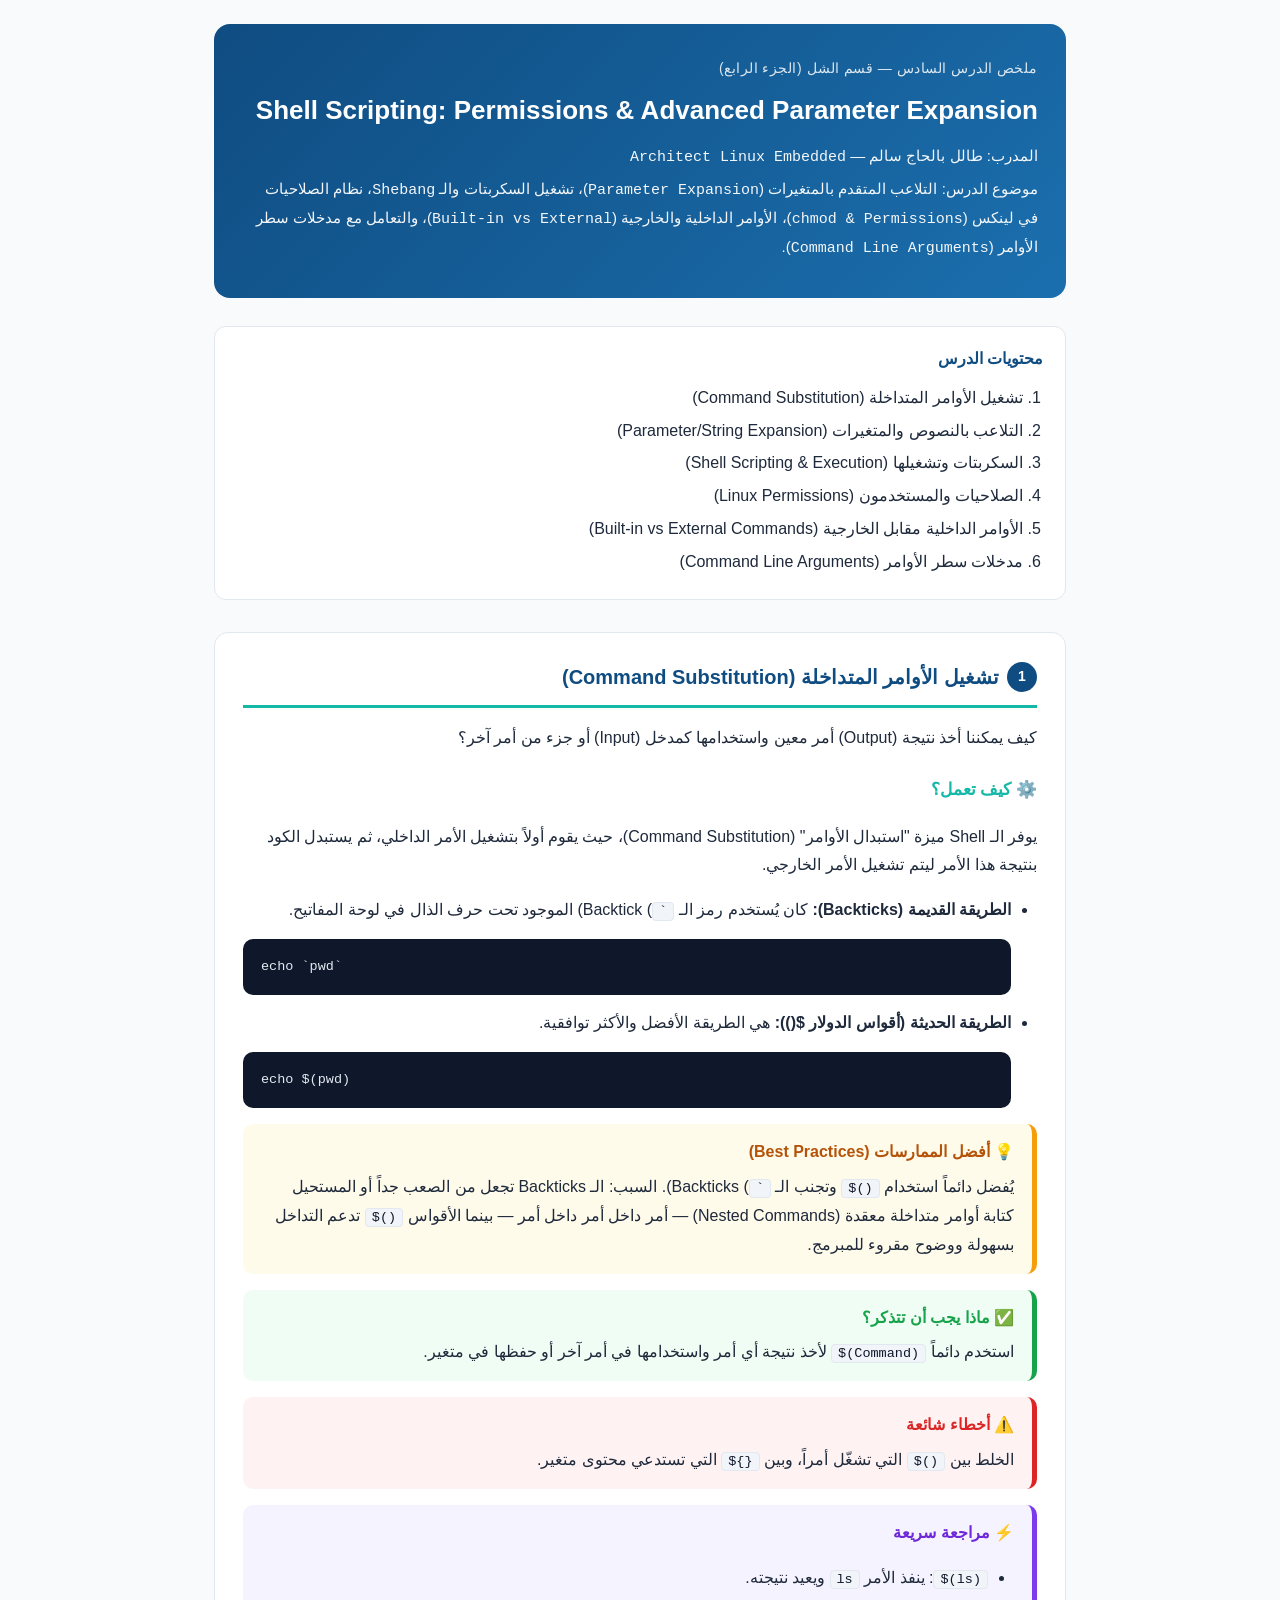
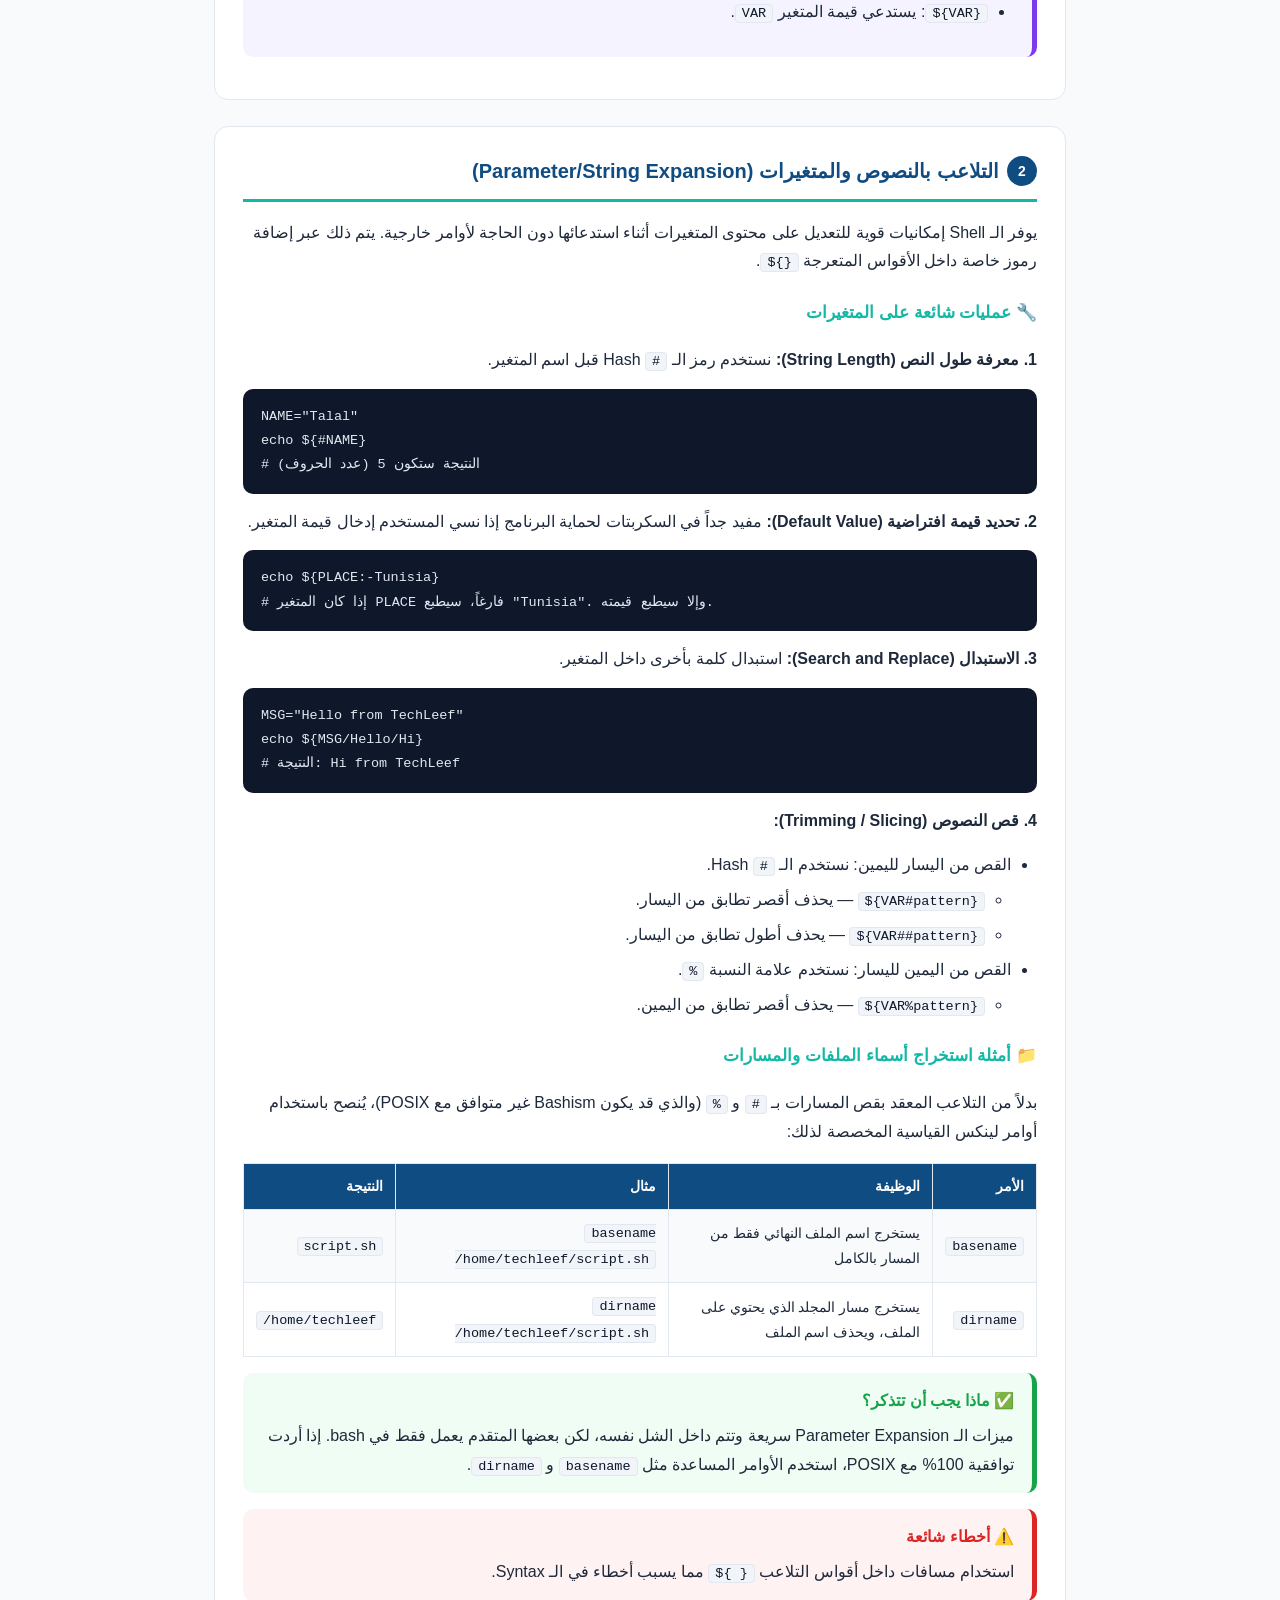
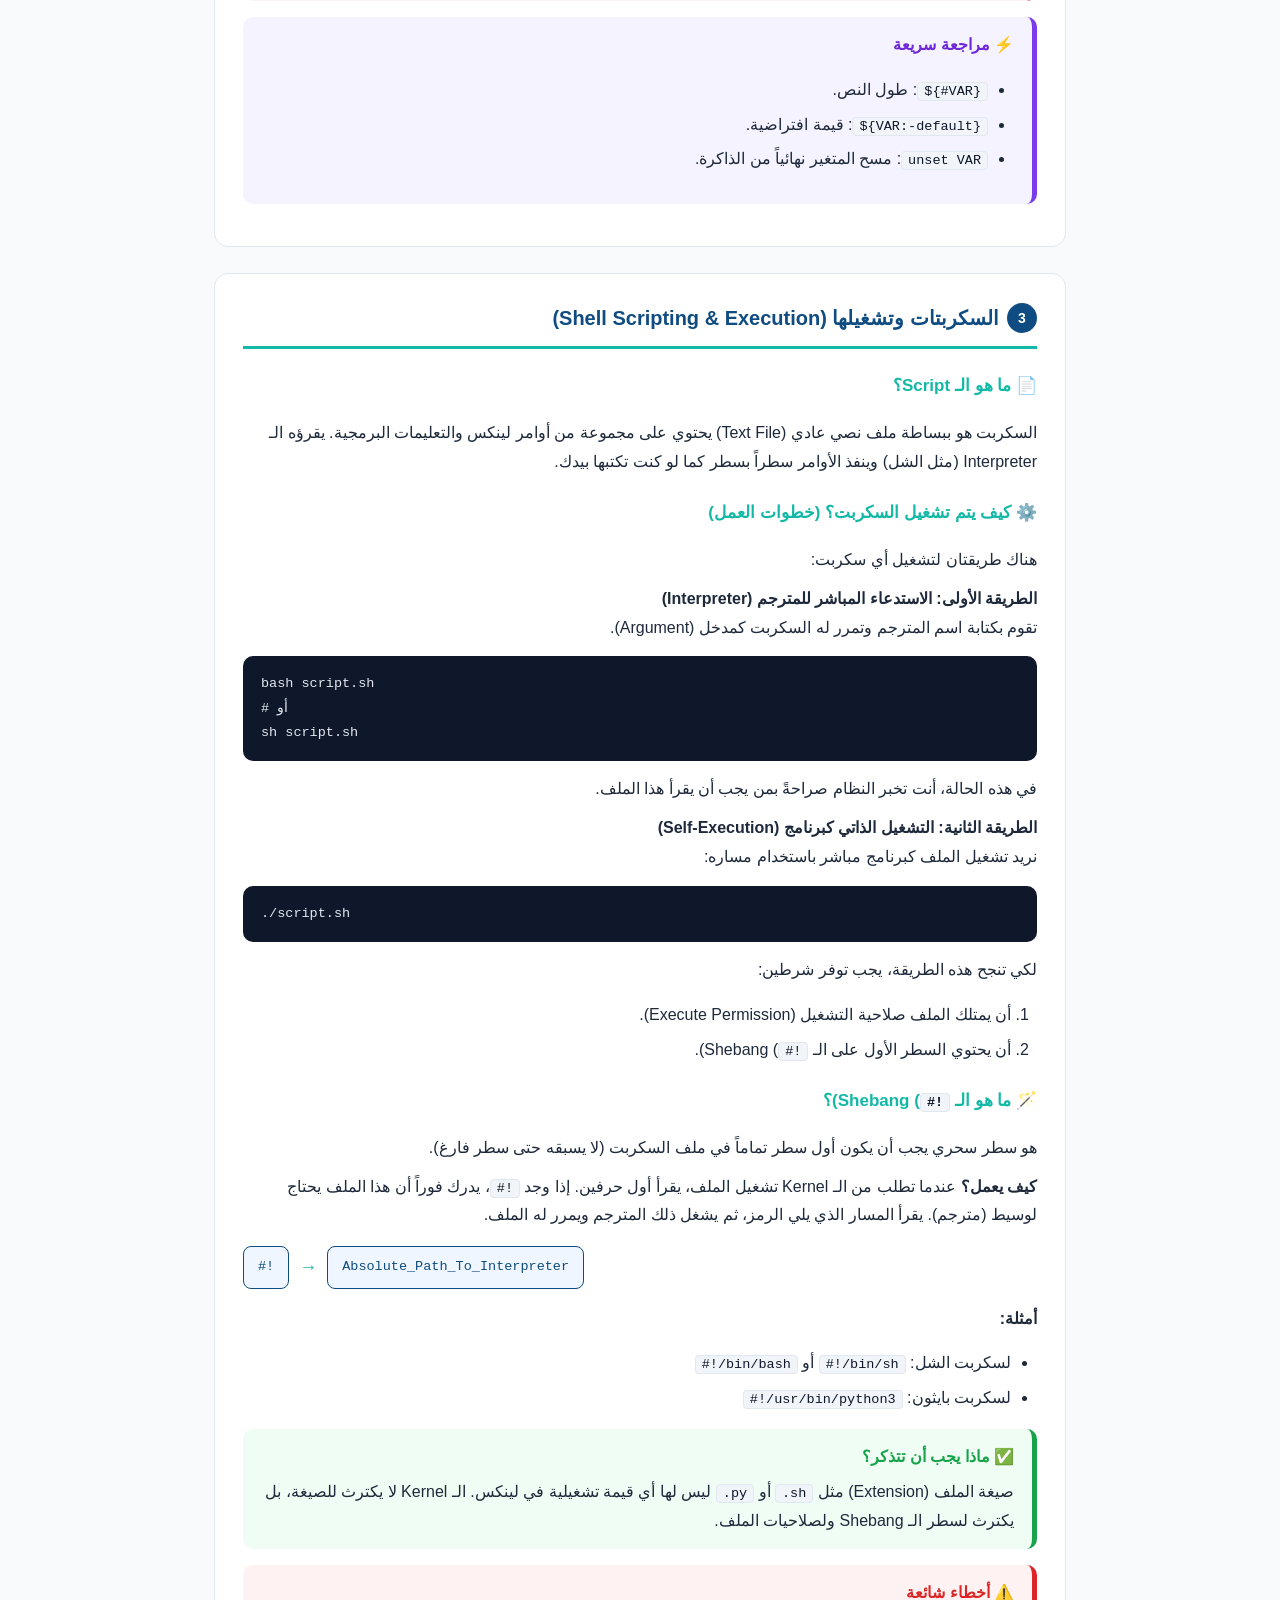
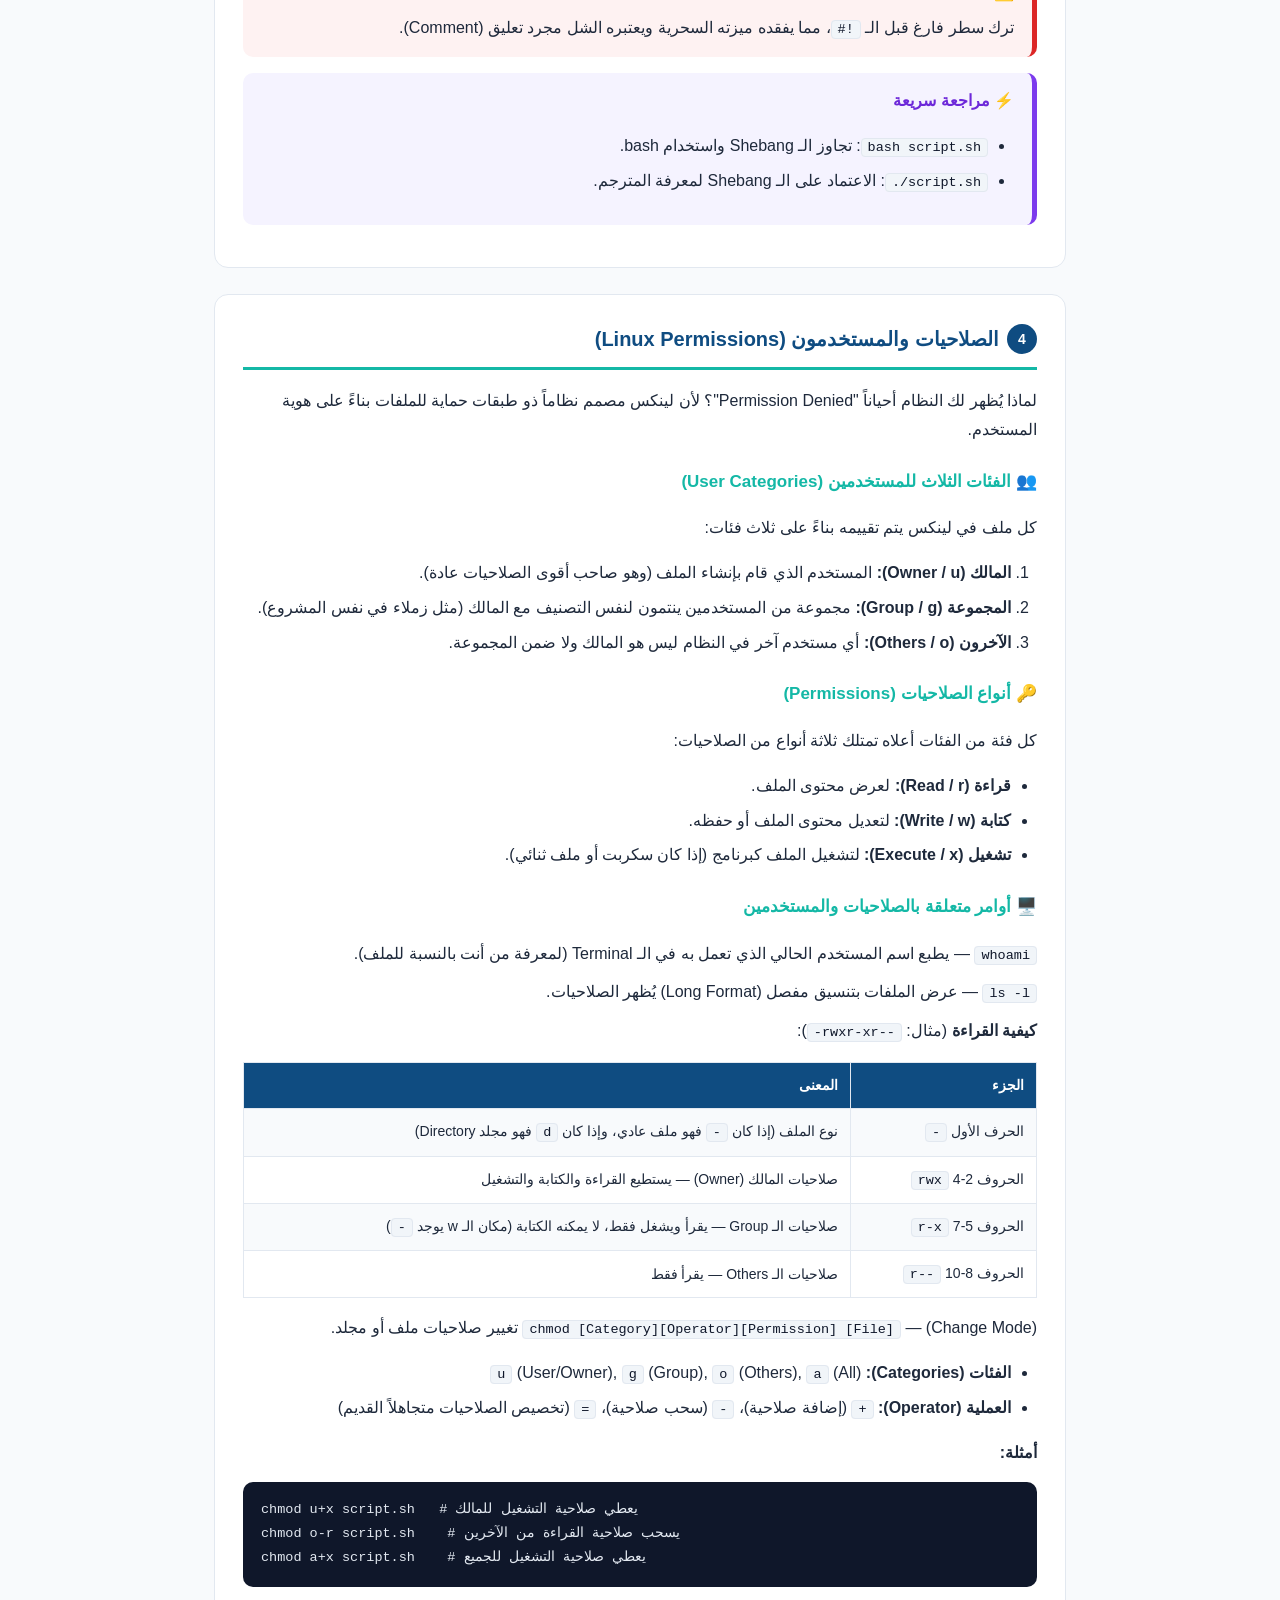
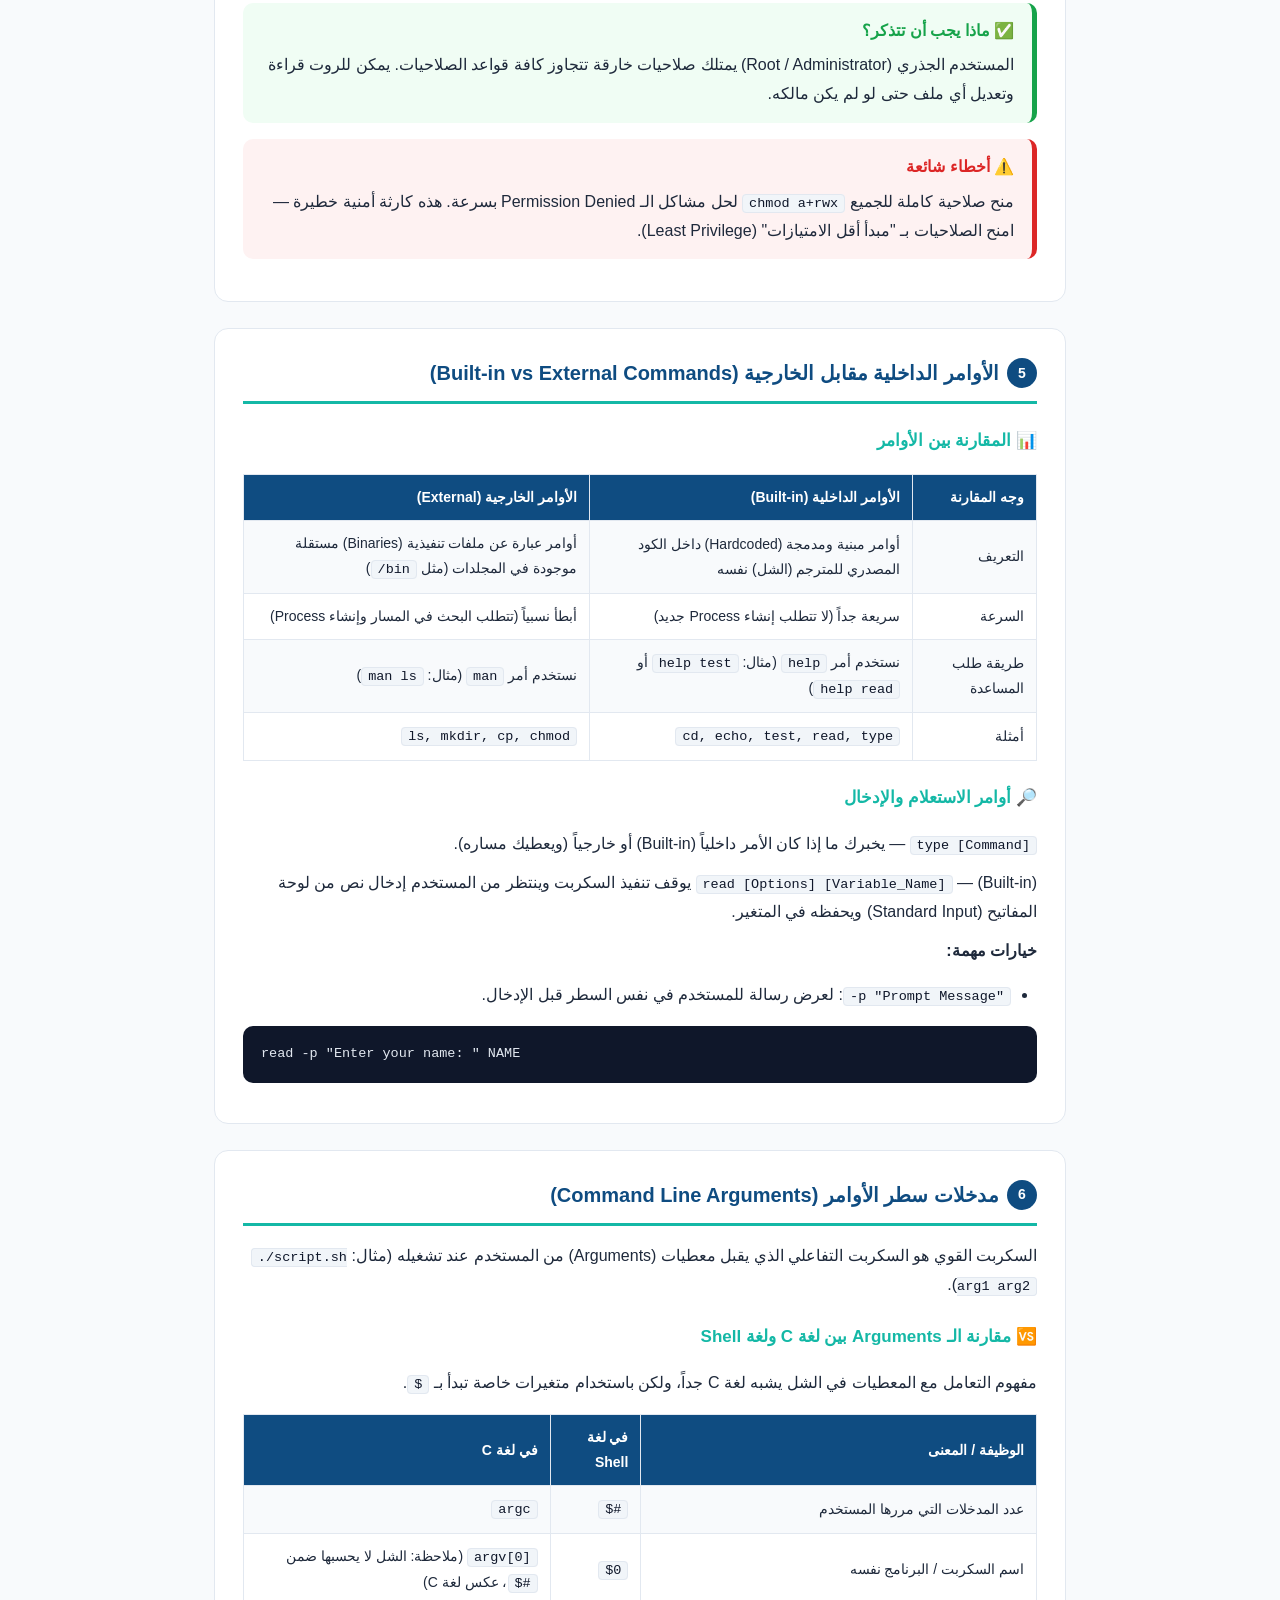
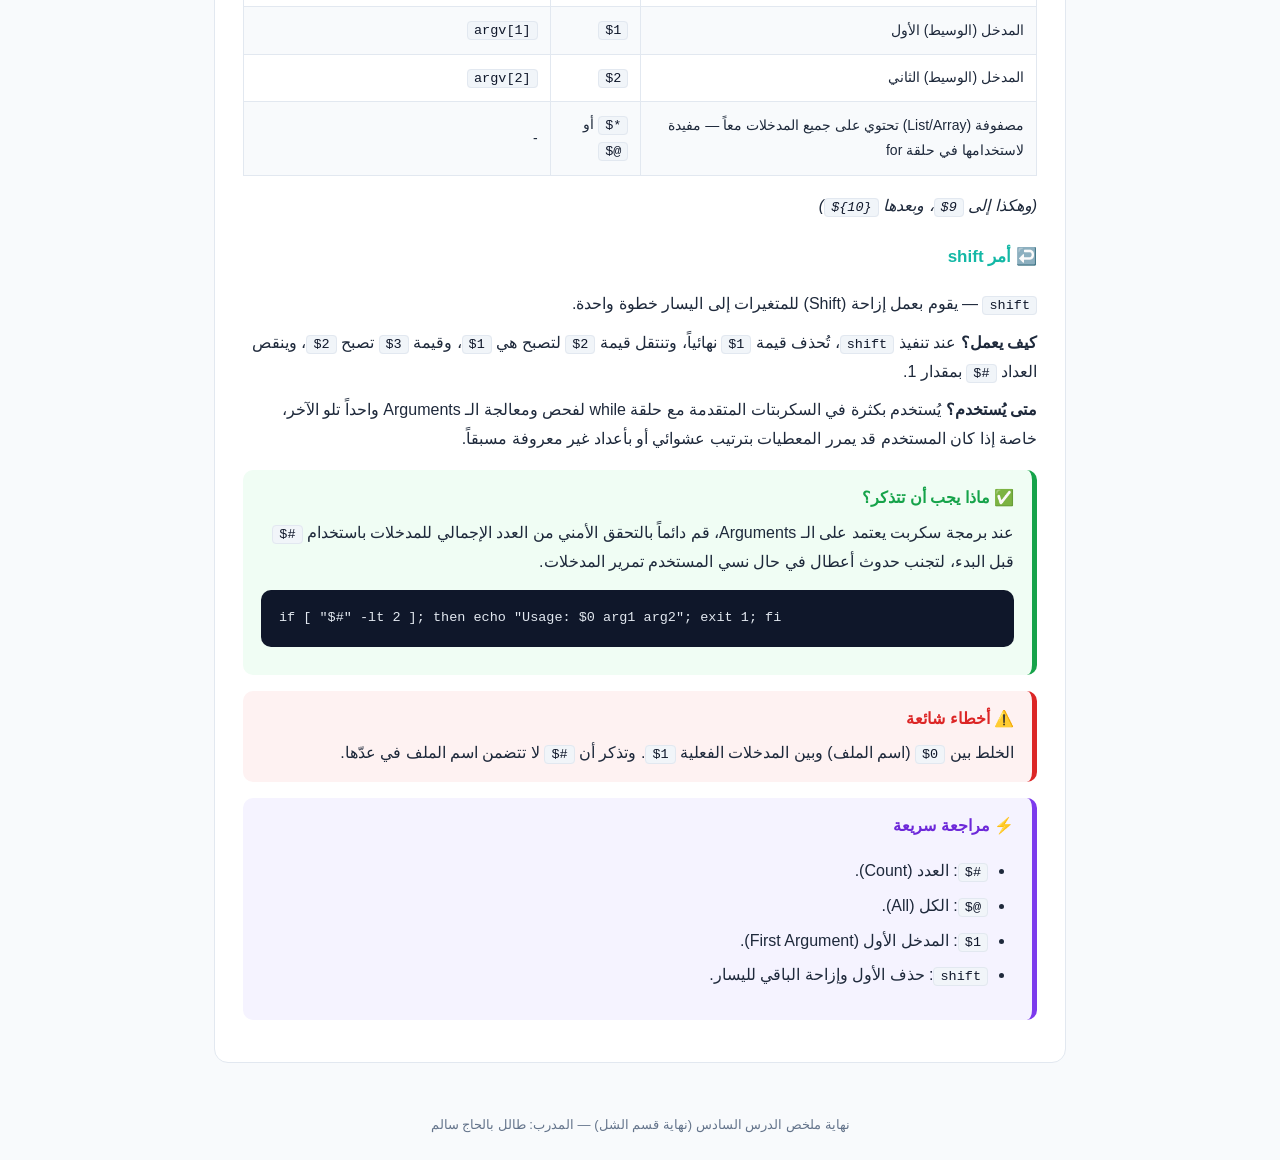
<file: EmbeddeLinuxAndYoctoGoldenCourse/Summaries/lec6/index.html>
<!DOCTYPE html>
<html lang="ar" dir="rtl">
<head>
<meta charset="UTF-8">
<meta name="viewport" content="width=device-width, initial-scale=1.0">
<title>ملخص الدرس السادس - Shell Scripting: Permissions & Advanced</title>
<style>
  :root{
    --primary:#0F4C81;
    --secondary:#14B8A6;
    --accent:#F59E0B;
    --success:#16A34A;
    --warning:#EA580C;
    --danger:#DC2626;
    --bg:#F8FAFC;
    --card:#FFFFFF;
    --text:#1E293B;
    --muted:#64748B;
    --border:#E2E8F0;
  }
  *{box-sizing:border-box;}
  body{
    margin:0;
    background:var(--bg);
    color:var(--text);
    font-family:'Tahoma','Segoe UI',Arial,sans-serif;
    line-height:1.8;
  }
  .wrap{max-width:900px;margin:0 auto;padding:24px;}
  header.hero{
    background:linear-gradient(135deg,var(--primary),#1B6FAE);
    color:#fff;
    border-radius:16px;
    padding:32px 28px;
    margin-bottom:28px;
  }
  header.hero .eyebrow{
    font-size:14px;
    opacity:.85;
    margin-bottom:6px;
    letter-spacing:.5px;
  }
  header.hero h1{
    margin:0 0 8px 0;
    font-size:26px;
  }
  header.hero p{
    margin:4px 0;
    font-size:15px;
    opacity:.95;
  }
  header.hero .ltr{direction:ltr;display:inline-block;font-family:'Consolas','JetBrains Mono',monospace;}

  nav.toc{
    background:var(--card);
    border:1px solid var(--border);
    border-radius:12px;
    padding:18px 22px;
    margin-bottom:32px;
  }
  nav.toc h2{
    font-size:16px;
    color:var(--primary);
    margin:0 0 10px 0;
  }
  nav.toc ol{margin:0;padding-inline-start:20px;}
  nav.toc li{margin:4px 0;}
  nav.toc a{color:var(--text);text-decoration:none;}
  nav.toc a:hover{color:var(--primary);text-decoration:underline;}

  section.chapter{
    background:var(--card);
    border:1px solid var(--border);
    border-radius:14px;
    padding:26px 28px;
    margin-bottom:26px;
  }
  section.chapter h2{
    color:var(--primary);
    font-size:20px;
    border-bottom:3px solid var(--secondary);
    padding-bottom:10px;
    margin-top:0;
    display:flex;
    align-items:center;
    gap:8px;
  }
  section.chapter h2 .num{
    background:var(--primary);
    color:#fff;
    width:30px;height:30px;
    border-radius:50%;
    display:inline-flex;
    align-items:center;justify-content:center;
    font-size:14px;
    flex:none;
  }
  h3{
    color:var(--secondary);
    font-size:17px;
    margin-top:22px;
  }
  p{margin:10px 0;}

  code, .ltr-code{
    font-family:'Consolas','JetBrains Mono',monospace;
    direction:ltr;
    unicode-bidi:embed;
    background:#F1F5F9;
    border:1px solid var(--border);
    border-radius:4px;
    padding:1px 6px;
    font-size:13.5px;
    color:#0F172A;
  }
  pre{
    background:#0F172A;
    color:#E2E8F0;
    border-radius:10px;
    padding:16px 18px;
    overflow-x:auto;
    direction:ltr;
    text-align:left;
    font-family:'Consolas','JetBrains Mono',monospace;
    font-size:13.5px;
    margin:14px 0;
  }

  .box{
    border-radius:10px;
    padding:14px 18px;
    margin:16px 0;
    border-right:5px solid;
  }
  .box .box-title{
    font-weight:bold;
    display:flex;
    align-items:center;
    gap:6px;
    margin-bottom:6px;
  }
  .box.concept{background:#EFF6FF;border-color:var(--primary);}
  .box.concept .box-title{color:var(--primary);}
  .box.takeaway{background:#F0FDF4;border-color:var(--success);}
  .box.takeaway .box-title{color:var(--success);}
  .box.tip{background:#FFFBEB;border-color:var(--accent);}
  .box.tip .box-title{color:#B45309;}
  .box.warning{background:#FEF2F2;border-color:var(--danger);}
  .box.warning .box-title{color:var(--danger);}
  .box.review{background:#F5F3FF;border-color:#7C3AED;}
  .box.review .box-title{color:#6D28D9;}

  table{
    width:100%;
    border-collapse:collapse;
    margin:16px 0;
    font-size:14px;
  }
  th, td{
    border:1px solid var(--border);
    padding:10px 12px;
    text-align:right;
  }
  th{
    background:var(--primary);
    color:#fff;
  }
  tr:nth-child(even){background:#F8FAFC;}

  .flow{
    display:flex;
    flex-wrap:wrap;
    align-items:center;
    gap:10px;
    margin:16px 0;
    direction:ltr;
    justify-content:flex-start;
  }
  .flow .step{
    background:#EFF6FF;
    border:1px solid var(--primary);
    color:var(--primary);
    padding:8px 14px;
    border-radius:8px;
    font-size:13.5px;
    font-family:'Consolas',monospace;
  }
  .flow .arrow{color:var(--secondary);font-size:18px;}

  ul, ol{padding-inline-start:26px;}
  li{margin:6px 0;}

  footer{
    text-align:center;
    color:var(--muted);
    font-size:13px;
    padding:24px 0;
  }

  @media (max-width:600px){
    .wrap{padding:14px;}
    section.chapter{padding:18px;}
  }
</style>
</head>
<body>
<div class="wrap">

  <header class="hero">
    <div class="eyebrow">ملخص الدرس السادس — قسم الشل (الجزء الرابع)</div>
    <h1>Shell Scripting: Permissions &amp; Advanced Parameter Expansion</h1>
    <p>المدرب: طالل بالحاج سالم — <span class="ltr">Architect Linux Embedded</span></p>
    <p>موضوع الدرس: التلاعب المتقدم بالمتغيرات (<span class="ltr">Parameter Expansion</span>)، تشغيل السكربتات والـ <span class="ltr">Shebang</span>، نظام الصلاحيات في لينكس (<span class="ltr">chmod &amp; Permissions</span>)، الأوامر الداخلية والخارجية (<span class="ltr">Built-in vs External</span>)، والتعامل مع مدخلات سطر الأوامر (<span class="ltr">Command Line Arguments</span>).</p>
  </header>

  <nav class="toc">
    <h2>محتويات الدرس</h2>
    <ol>
      <li><a href="#sec1">تشغيل الأوامر المتداخلة (Command Substitution)</a></li>
      <li><a href="#sec2">التلاعب بالنصوص والمتغيرات (Parameter/String Expansion)</a></li>
      <li><a href="#sec3">السكربتات وتشغيلها (Shell Scripting &amp; Execution)</a></li>
      <li><a href="#sec4">الصلاحيات والمستخدمون (Linux Permissions)</a></li>
      <li><a href="#sec5">الأوامر الداخلية مقابل الخارجية (Built-in vs External Commands)</a></li>
      <li><a href="#sec6">مدخلات سطر الأوامر (Command Line Arguments)</a></li>
    </ol>
  </nav>

  <!-- SECTION 1 -->
  <section class="chapter" id="sec1">
    <h2><span class="num">1</span> تشغيل الأوامر المتداخلة (Command Substitution)</h2>
    <p>كيف يمكننا أخذ نتيجة (Output) أمر معين واستخدامها كمدخل (Input) أو جزء من أمر آخر؟</p>

    <h3>⚙️ كيف تعمل؟</h3>
    <p>يوفر الـ Shell ميزة "استبدال الأوامر" (Command Substitution)، حيث يقوم أولاً بتشغيل الأمر الداخلي، ثم يستبدل الكود بنتيجة هذا الأمر ليتم تشغيل الأمر الخارجي.</p>

    <ul>
      <li><strong>الطريقة القديمة (Backticks):</strong> كان يُستخدم رمز الـ Backtick (<code>`</code>) الموجود تحت حرف الذال في لوحة المفاتيح.
        <pre>echo `pwd`</pre>
      </li>
      <li><strong>الطريقة الحديثة (أقواس الدولار $()):</strong> هي الطريقة الأفضل والأكثر توافقية.
        <pre>echo $(pwd)</pre>
      </li>
    </ul>

    <div class="box tip">
      <div class="box-title">💡 أفضل الممارسات (Best Practices)</div>
      يُفضل دائماً استخدام <code>$()</code> وتجنب الـ Backticks (<code>`</code>). السبب: الـ Backticks تجعل من الصعب جداً أو المستحيل كتابة أوامر متداخلة معقدة (Nested Commands) — أمر داخل أمر داخل أمر — بينما الأقواس <code>$()</code> تدعم التداخل بسهولة ووضوح مقروء للمبرمج.
    </div>

    <div class="box takeaway">
      <div class="box-title">✅ ماذا يجب أن تتذكر؟</div>
      استخدم دائماً <code>$(Command)</code> لأخذ نتيجة أي أمر واستخدامها في أمر آخر أو حفظها في متغير.
    </div>

    <div class="box warning">
      <div class="box-title">⚠️ أخطاء شائعة</div>
      الخلط بين <code>$()</code> التي تشغّل أمراً، وبين <code>${}</code> التي تستدعي محتوى متغير.
    </div>

    <div class="box review">
      <div class="box-title">⚡ مراجعة سريعة</div>
      <ul>
        <li><code>$(ls)</code>: ينفذ الأمر <code>ls</code> ويعيد نتيجته.</li>
        <li><code>${VAR}</code>: يستدعي قيمة المتغير <code>VAR</code>.</li>
      </ul>
    </div>
  </section>

  <!-- SECTION 2 -->
  <section class="chapter" id="sec2">
    <h2><span class="num">2</span> التلاعب بالنصوص والمتغيرات (Parameter/String Expansion)</h2>
    <p>يوفر الـ Shell إمكانيات قوية للتعديل على محتوى المتغيرات أثناء استدعائها دون الحاجة لأوامر خارجية. يتم ذلك عبر إضافة رموز خاصة داخل الأقواس المتعرجة <code>${}</code>.</p>

    <h3>🔧 عمليات شائعة على المتغيرات</h3>

    <p><strong>1. معرفة طول النص (String Length):</strong> نستخدم رمز الـ Hash <code>#</code> قبل اسم المتغير.</p>
    <pre>NAME="Talal"
echo ${#NAME}
# النتيجة ستكون 5 (عدد الحروف)</pre>

    <p><strong>2. تحديد قيمة افتراضية (Default Value):</strong> مفيد جداً في السكربتات لحماية البرنامج إذا نسي المستخدم إدخال قيمة المتغير.</p>
    <pre>echo ${PLACE:-Tunisia}
# إذا كان المتغير PLACE فارغاً، سيطبع "Tunisia". وإلا سيطبع قيمته.</pre>

    <p><strong>3. الاستبدال (Search and Replace):</strong> استبدال كلمة بأخرى داخل المتغير.</p>
    <pre>MSG="Hello from TechLeef"
echo ${MSG/Hello/Hi}
# النتيجة: Hi from TechLeef</pre>

    <p><strong>4. قص النصوص (Trimming / Slicing):</strong></p>
    <ul>
      <li>القص من اليسار لليمين: نستخدم الـ Hash <code>#</code>.
        <ul>
          <li><code>${VAR#pattern}</code> — يحذف أقصر تطابق من اليسار.</li>
          <li><code>${VAR##pattern}</code> — يحذف أطول تطابق من اليسار.</li>
        </ul>
      </li>
      <li>القص من اليمين لليسار: نستخدم علامة النسبة <code>%</code>.
        <ul>
          <li><code>${VAR%pattern}</code> — يحذف أقصر تطابق من اليمين.</li>
        </ul>
      </li>
    </ul>

    <h3>📁 أمثلة استخراج أسماء الملفات والمسارات</h3>
    <p>بدلاً من التلاعب المعقد بقص المسارات بـ <code>#</code> و <code>%</code> (والذي قد يكون Bashism غير متوافق مع POSIX)، يُنصح باستخدام أوامر لينكس القياسية المخصصة لذلك:</p>
    <table>
      <tr><th>الأمر</th><th>الوظيفة</th><th>مثال</th><th>النتيجة</th></tr>
      <tr><td><code>basename</code></td><td>يستخرج اسم الملف النهائي فقط من المسار بالكامل</td><td><code>basename /home/techleef/script.sh</code></td><td><code>script.sh</code></td></tr>
      <tr><td><code>dirname</code></td><td>يستخرج مسار المجلد الذي يحتوي على الملف، ويحذف اسم الملف</td><td><code>dirname /home/techleef/script.sh</code></td><td><code>/home/techleef</code></td></tr>
    </table>

    <div class="box takeaway">
      <div class="box-title">✅ ماذا يجب أن تتذكر؟</div>
      ميزات الـ Parameter Expansion سريعة وتتم داخل الشل نفسه، لكن بعضها المتقدم يعمل فقط في bash. إذا أردت توافقية 100% مع POSIX، استخدم الأوامر المساعدة مثل <code>basename</code> و <code>dirname</code>.
    </div>

    <div class="box warning">
      <div class="box-title">⚠️ أخطاء شائعة</div>
      استخدام مسافات داخل أقواس التلاعب <code>${ }</code> مما يسبب أخطاء في الـ Syntax.
    </div>

    <div class="box review">
      <div class="box-title">⚡ مراجعة سريعة</div>
      <ul>
        <li><code>${#VAR}</code>: طول النص.</li>
        <li><code>${VAR:-default}</code>: قيمة افتراضية.</li>
        <li><code>unset VAR</code>: مسح المتغير نهائياً من الذاكرة.</li>
      </ul>
    </div>
  </section>

  <!-- SECTION 3 -->
  <section class="chapter" id="sec3">
    <h2><span class="num">3</span> السكربتات وتشغيلها (Shell Scripting &amp; Execution)</h2>

    <h3>📄 ما هو الـ Script؟</h3>
    <p>السكربت هو ببساطة ملف نصي عادي (Text File) يحتوي على مجموعة من أوامر لينكس والتعليمات البرمجية. يقرؤه الـ Interpreter (مثل الشل) وينفذ الأوامر سطراً بسطر كما لو كنت تكتبها بيدك.</p>

    <h3>⚙️ كيف يتم تشغيل السكربت؟ (خطوات العمل)</h3>
    <p>هناك طريقتان لتشغيل أي سكربت:</p>

    <p><strong>الطريقة الأولى: الاستدعاء المباشر للمترجم (Interpreter)</strong><br>
    تقوم بكتابة اسم المترجم وتمرر له السكربت كمدخل (Argument).</p>
    <pre>bash script.sh
# أو
sh script.sh</pre>
    <p>في هذه الحالة، أنت تخبر النظام صراحةً بمن يجب أن يقرأ هذا الملف.</p>

    <p><strong>الطريقة الثانية: التشغيل الذاتي كبرنامج (Self-Execution)</strong><br>
    نريد تشغيل الملف كبرنامج مباشر باستخدام مساره:</p>
    <pre>./script.sh</pre>
    <p>لكي تنجح هذه الطريقة، يجب توفر شرطين:</p>
    <ol>
      <li>أن يمتلك الملف صلاحية التشغيل (Execute Permission).</li>
      <li>أن يحتوي السطر الأول على الـ Shebang (<code>#!</code>).</li>
    </ol>

    <h3>🪄 ما هو الـ Shebang (<code>#!</code>)؟</h3>
    <p>هو سطر سحري يجب أن يكون أول سطر تماماً في ملف السكربت (لا يسبقه حتى سطر فارغ).</p>
    <p><strong>كيف يعمل؟</strong> عندما تطلب من الـ Kernel تشغيل الملف، يقرأ أول حرفين. إذا وجد <code>#!</code>، يدرك فوراً أن هذا الملف يحتاج لوسيط (مترجم). يقرأ المسار الذي يلي الرمز، ثم يشغل ذلك المترجم ويمرر له الملف.</p>

    <div class="flow">
      <div class="step">#!</div><div class="arrow">→</div>
      <div class="step">Absolute_Path_To_Interpreter</div>
    </div>

    <p><strong>أمثلة:</strong></p>
    <ul>
      <li>لسكربت الشل: <code>#!/bin/sh</code> أو <code>#!/bin/bash</code></li>
      <li>لسكربت بايثون: <code>#!/usr/bin/python3</code></li>
    </ul>

    <div class="box takeaway">
      <div class="box-title">✅ ماذا يجب أن تتذكر؟</div>
      صيغة الملف (Extension) مثل <code>.sh</code> أو <code>.py</code> ليس لها أي قيمة تشغيلية في لينكس. الـ Kernel لا يكترث للصيغة، بل يكترث لسطر الـ Shebang ولصلاحيات الملف.
    </div>

    <div class="box warning">
      <div class="box-title">⚠️ أخطاء شائعة</div>
      ترك سطر فارغ قبل الـ <code>#!</code>، مما يفقده ميزته السحرية ويعتبره الشل مجرد تعليق (Comment).
    </div>

    <div class="box review">
      <div class="box-title">⚡ مراجعة سريعة</div>
      <ul>
        <li><code>bash script.sh</code>: تجاوز الـ Shebang واستخدام bash.</li>
        <li><code>./script.sh</code>: الاعتماد على الـ Shebang لمعرفة المترجم.</li>
      </ul>
    </div>
  </section>

  <!-- SECTION 4 -->
  <section class="chapter" id="sec4">
    <h2><span class="num">4</span> الصلاحيات والمستخدمون (Linux Permissions)</h2>
    <p>لماذا يُظهر لك النظام أحياناً "Permission Denied"؟ لأن لينكس مصمم نظاماً ذو طبقات حماية للملفات بناءً على هوية المستخدم.</p>

    <h3>👥 الفئات الثلاث للمستخدمين (User Categories)</h3>
    <p>كل ملف في لينكس يتم تقييمه بناءً على ثلاث فئات:</p>
    <ol>
      <li><strong>المالك (Owner / u):</strong> المستخدم الذي قام بإنشاء الملف (وهو صاحب أقوى الصلاحيات عادة).</li>
      <li><strong>المجموعة (Group / g):</strong> مجموعة من المستخدمين ينتمون لنفس التصنيف مع المالك (مثل زملاء في نفس المشروع).</li>
      <li><strong>الآخرون (Others / o):</strong> أي مستخدم آخر في النظام ليس هو المالك ولا ضمن المجموعة.</li>
    </ol>

    <h3>🔑 أنواع الصلاحيات (Permissions)</h3>
    <p>كل فئة من الفئات أعلاه تمتلك ثلاثة أنواع من الصلاحيات:</p>
    <ul>
      <li><strong>قراءة (Read / r):</strong> لعرض محتوى الملف.</li>
      <li><strong>كتابة (Write / w):</strong> لتعديل محتوى الملف أو حفظه.</li>
      <li><strong>تشغيل (Execute / x):</strong> لتشغيل الملف كبرنامج (إذا كان سكربت أو ملف ثنائي).</li>
    </ul>

    <h3>🖥️ أوامر متعلقة بالصلاحيات والمستخدمين</h3>
    <p><code>whoami</code> — يطبع اسم المستخدم الحالي الذي تعمل به في الـ Terminal (لمعرفة من أنت بالنسبة للملف).</p>

    <p><code>ls -l</code> — عرض الملفات بتنسيق مفصل (Long Format) يُظهر الصلاحيات.</p>
    <p><strong>كيفية القراءة</strong> (مثال: <code>-rwxr-xr--</code>):</p>
    <table>
      <tr><th>الجزء</th><th>المعنى</th></tr>
      <tr><td>الحرف الأول <code>-</code></td><td>نوع الملف (إذا كان <code>-</code> فهو ملف عادي، وإذا كان <code>d</code> فهو مجلد Directory)</td></tr>
      <tr><td>الحروف 2-4 <code>rwx</code></td><td>صلاحيات المالك (Owner) — يستطيع القراءة والكتابة والتشغيل</td></tr>
      <tr><td>الحروف 5-7 <code>r-x</code></td><td>صلاحيات الـ Group — يقرأ ويشغل فقط، لا يمكنه الكتابة (مكان الـ w يوجد <code>-</code>)</td></tr>
      <tr><td>الحروف 8-10 <code>r--</code></td><td>صلاحيات الـ Others — يقرأ فقط</td></tr>
    </table>

    <p><code>chmod [Category][Operator][Permission] [File]</code> — (Change Mode) تغيير صلاحيات ملف أو مجلد.</p>
    <ul>
      <li><strong>الفئات (Categories):</strong> <code>u</code> (User/Owner), <code>g</code> (Group), <code>o</code> (Others), <code>a</code> (All)</li>
      <li><strong>العملية (Operator):</strong> <code>+</code> (إضافة صلاحية)، <code>-</code> (سحب صلاحية)، <code>=</code> (تخصيص الصلاحيات متجاهلاً القديم)</li>
    </ul>
    <p><strong>أمثلة:</strong></p>
    <pre>chmod u+x script.sh   # يعطي صلاحية التشغيل للمالك
chmod o-r script.sh    # يسحب صلاحية القراءة من الآخرين
chmod a+x script.sh    # يعطي صلاحية التشغيل للجميع</pre>

    <div class="box takeaway">
      <div class="box-title">✅ ماذا يجب أن تتذكر؟</div>
      المستخدم الجذري (Root / Administrator) يمتلك صلاحيات خارقة تتجاوز كافة قواعد الصلاحيات. يمكن للروت قراءة وتعديل أي ملف حتى لو لم يكن مالكه.
    </div>

    <div class="box warning">
      <div class="box-title">⚠️ أخطاء شائعة</div>
      منح صلاحية كاملة للجميع <code>chmod a+rwx</code> لحل مشاكل الـ Permission Denied بسرعة. هذه كارثة أمنية خطيرة — امنح الصلاحيات بـ "مبدأ أقل الامتيازات" (Least Privilege).
    </div>
  </section>

  <!-- SECTION 5 -->
  <section class="chapter" id="sec5">
    <h2><span class="num">5</span> الأوامر الداخلية مقابل الخارجية (Built-in vs External Commands)</h2>

    <h3>📊 المقارنة بين الأوامر</h3>
    <table>
      <tr><th>وجه المقارنة</th><th>الأوامر الداخلية (Built-in)</th><th>الأوامر الخارجية (External)</th></tr>
      <tr><td>التعريف</td><td>أوامر مبنية ومدمجة (Hardcoded) داخل الكود المصدري للمترجم (الشل) نفسه</td><td>أوامر عبارة عن ملفات تنفيذية (Binaries) مستقلة موجودة في المجلدات (مثل <code>/bin</code>)</td></tr>
      <tr><td>السرعة</td><td>سريعة جداً (لا تتطلب إنشاء Process جديد)</td><td>أبطأ نسبياً (تتطلب البحث في المسار وإنشاء Process)</td></tr>
      <tr><td>طريقة طلب المساعدة</td><td>نستخدم أمر <code>help</code> (مثال: <code>help test</code> أو <code>help read</code>)</td><td>نستخدم أمر <code>man</code> (مثال: <code>man ls</code>)</td></tr>
      <tr><td>أمثلة</td><td><code>cd, echo, test, read, type</code></td><td><code>ls, mkdir, cp, chmod</code></td></tr>
    </table>

    <h3>🔎 أوامر الاستعلام والإدخال</h3>
    <p><code>type [Command]</code> — يخبرك ما إذا كان الأمر داخلياً (Built-in) أو خارجياً (ويعطيك مساره).</p>
    <p><code>read [Options] [Variable_Name]</code> — (Built-in) يوقف تنفيذ السكربت وينتظر من المستخدم إدخال نص من لوحة المفاتيح (Standard Input) ويحفظه في المتغير.</p>
    <p><strong>خيارات مهمة:</strong></p>
    <ul>
      <li><code>-p "Prompt Message"</code>: لعرض رسالة للمستخدم في نفس السطر قبل الإدخال.</li>
    </ul>
    <pre>read -p "Enter your name: " NAME</pre>
  </section>

  <!-- SECTION 6 -->
  <section class="chapter" id="sec6">
    <h2><span class="num">6</span> مدخلات سطر الأوامر (Command Line Arguments)</h2>
    <p>السكربت القوي هو السكربت التفاعلي الذي يقبل معطيات (Arguments) من المستخدم عند تشغيله (مثال: <code>./script.sh arg1 arg2</code>).</p>

    <h3>🆚 مقارنة الـ Arguments بين لغة C ولغة Shell</h3>
    <p>مفهوم التعامل مع المعطيات في الشل يشبه لغة C جداً، ولكن باستخدام متغيرات خاصة تبدأ بـ <code>$</code>.</p>
    <table>
      <tr><th>الوظيفة / المعنى</th><th>في لغة Shell</th><th>في لغة C</th></tr>
      <tr><td>عدد المدخلات التي مررها المستخدم</td><td><code>$#</code></td><td><code>argc</code></td></tr>
      <tr><td>اسم السكربت / البرنامج نفسه</td><td><code>$0</code></td><td><code>argv[0]</code> (ملاحظة: الشل لا يحسبها ضمن <code>$#</code>، عكس لغة C)</td></tr>
      <tr><td>المدخل (الوسيط) الأول</td><td><code>$1</code></td><td><code>argv[1]</code></td></tr>
      <tr><td>المدخل (الوسيط) الثاني</td><td><code>$2</code></td><td><code>argv[2]</code></td></tr>
      <tr><td>مصفوفة (List/Array) تحتوي على جميع المدخلات معاً — مفيدة لاستخدامها في حلقة for</td><td><code>$*</code> أو <code>$@</code></td><td>-</td></tr>
    </table>
    <p><em>(وهكذا إلى <code>$9</code>، وبعدها <code>${10}</code>)</em></p>

    <h3>↩️ أمر shift</h3>
    <p><code>shift</code> — يقوم بعمل إزاحة (Shift) للمتغيرات إلى اليسار خطوة واحدة.</p>
    <p><strong>كيف يعمل؟</strong> عند تنفيذ <code>shift</code>، تُحذف قيمة <code>$1</code> نهائياً، وتنتقل قيمة <code>$2</code> لتصبح هي <code>$1</code>، وقيمة <code>$3</code> تصبح <code>$2</code>، وينقص العداد <code>$#</code> بمقدار 1.</p>
    <p><strong>متى يُستخدم؟</strong> يُستخدم بكثرة في السكربتات المتقدمة مع حلقة while لفحص ومعالجة الـ Arguments واحداً تلو الآخر، خاصة إذا كان المستخدم قد يمرر المعطيات بترتيب عشوائي أو بأعداد غير معروفة مسبقاً.</p>

    <div class="box takeaway">
      <div class="box-title">✅ ماذا يجب أن تتذكر؟</div>
      عند برمجة سكربت يعتمد على الـ Arguments، قم دائماً بالتحقق الأمني من العدد الإجمالي للمدخلات باستخدام <code>$#</code> قبل البدء، لتجنب حدوث أعطال في حال نسي المستخدم تمرير المدخلات.
      <pre>if [ "$#" -lt 2 ]; then echo "Usage: $0 arg1 arg2"; exit 1; fi</pre>
    </div>

    <div class="box warning">
      <div class="box-title">⚠️ أخطاء شائعة</div>
      الخلط بين <code>$0</code> (اسم الملف) وبين المدخلات الفعلية <code>$1</code>. وتذكر أن <code>$#</code> لا تتضمن اسم الملف في عدّها.
    </div>

    <div class="box review">
      <div class="box-title">⚡ مراجعة سريعة</div>
      <ul>
        <li><code>$#</code>: العدد (Count).</li>
        <li><code>$@</code>: الكل (All).</li>
        <li><code>$1</code>: المدخل الأول (First Argument).</li>
        <li><code>shift</code>: حذف الأول وإزاحة الباقي لليسار.</li>
      </ul>
    </div>
  </section>

  <footer>
    نهاية ملخص الدرس السادس (نهاية قسم الشل) — المدرب: طالل بالحاج سالم
  </footer>

</div>
</body>
</html>
</file>
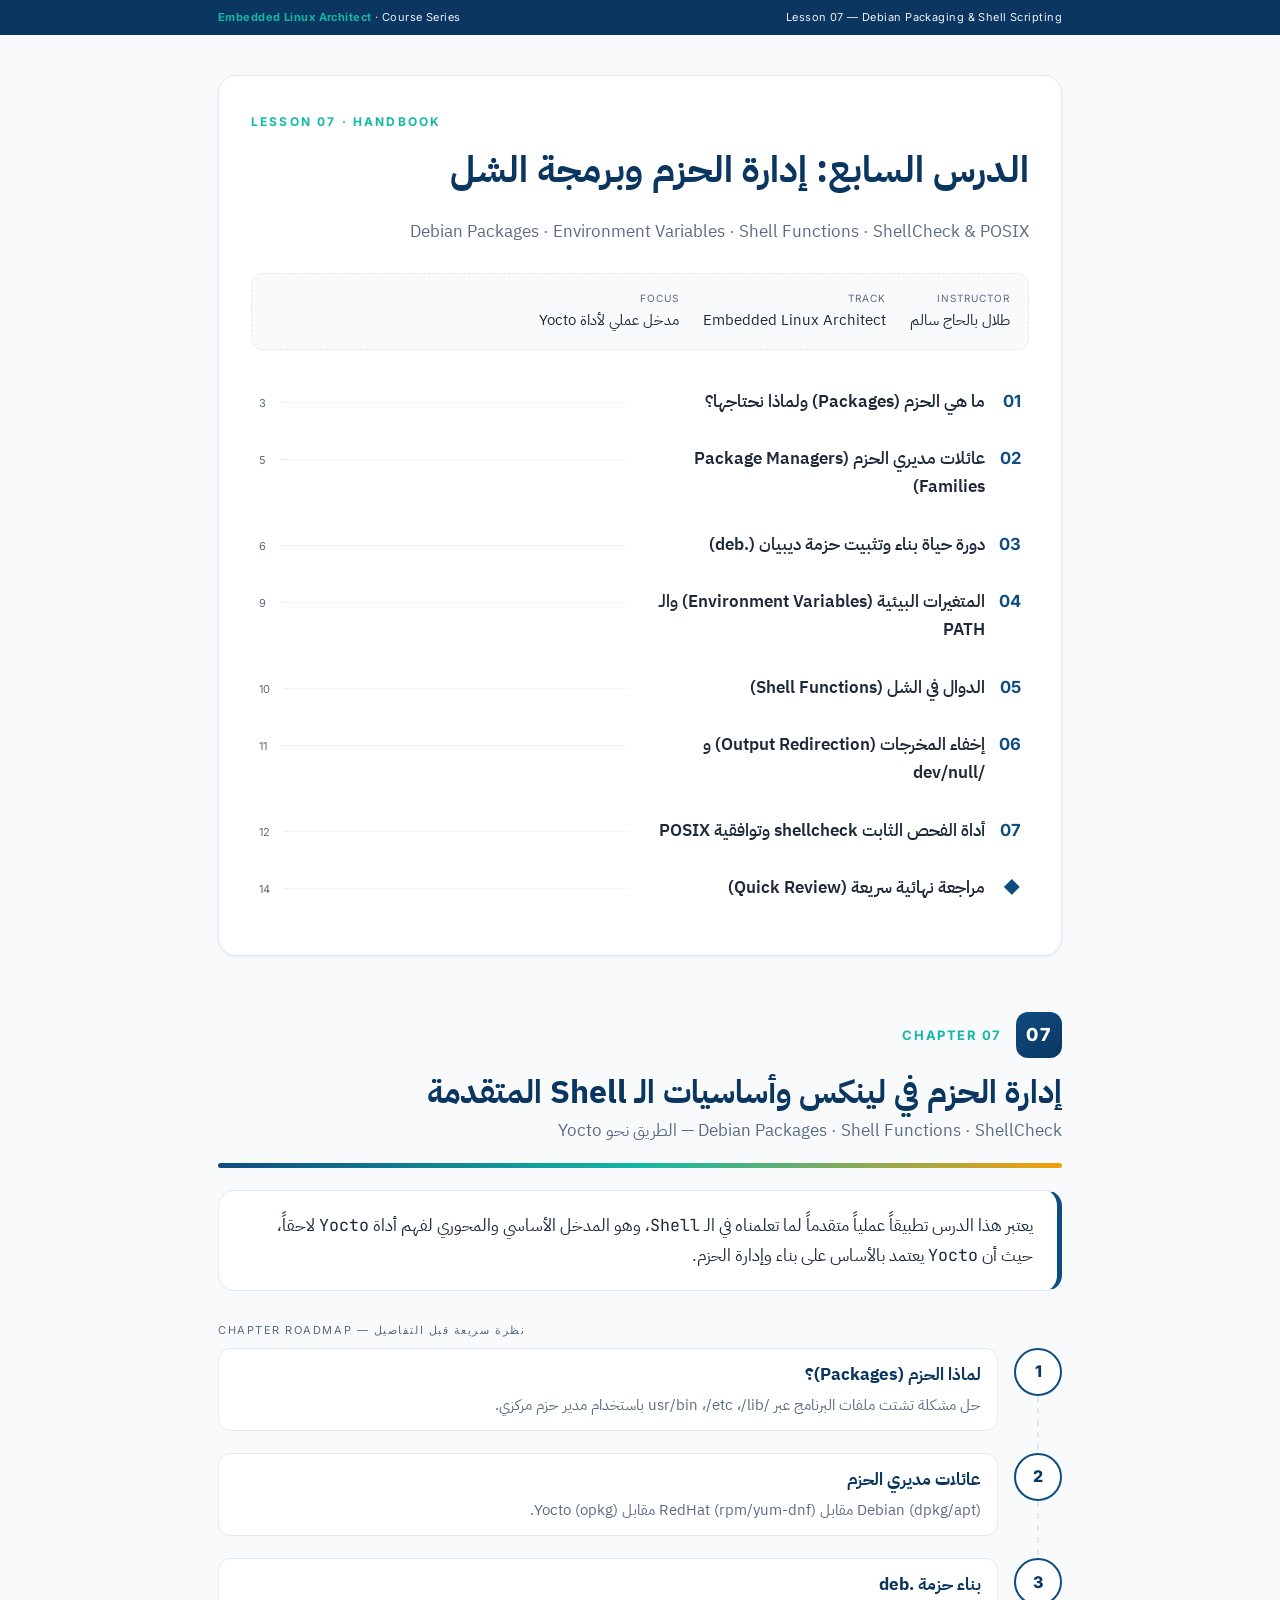
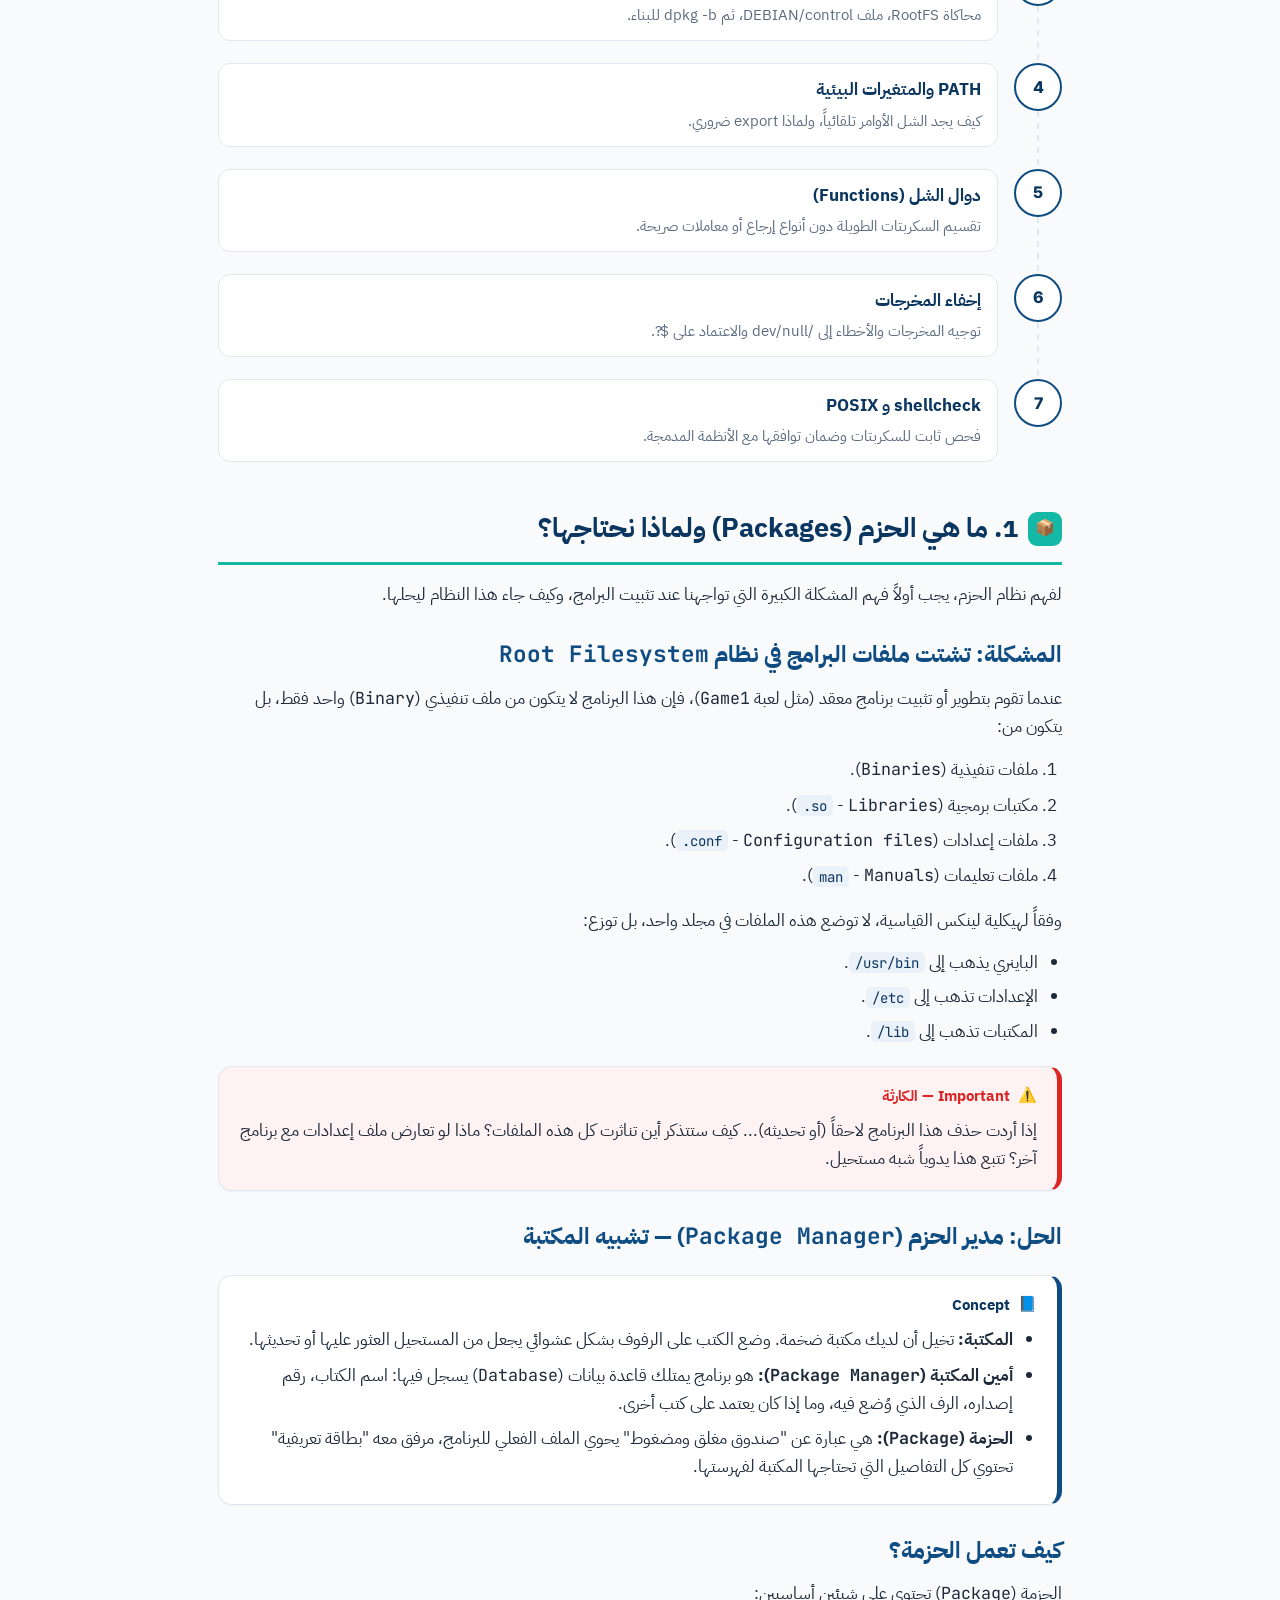
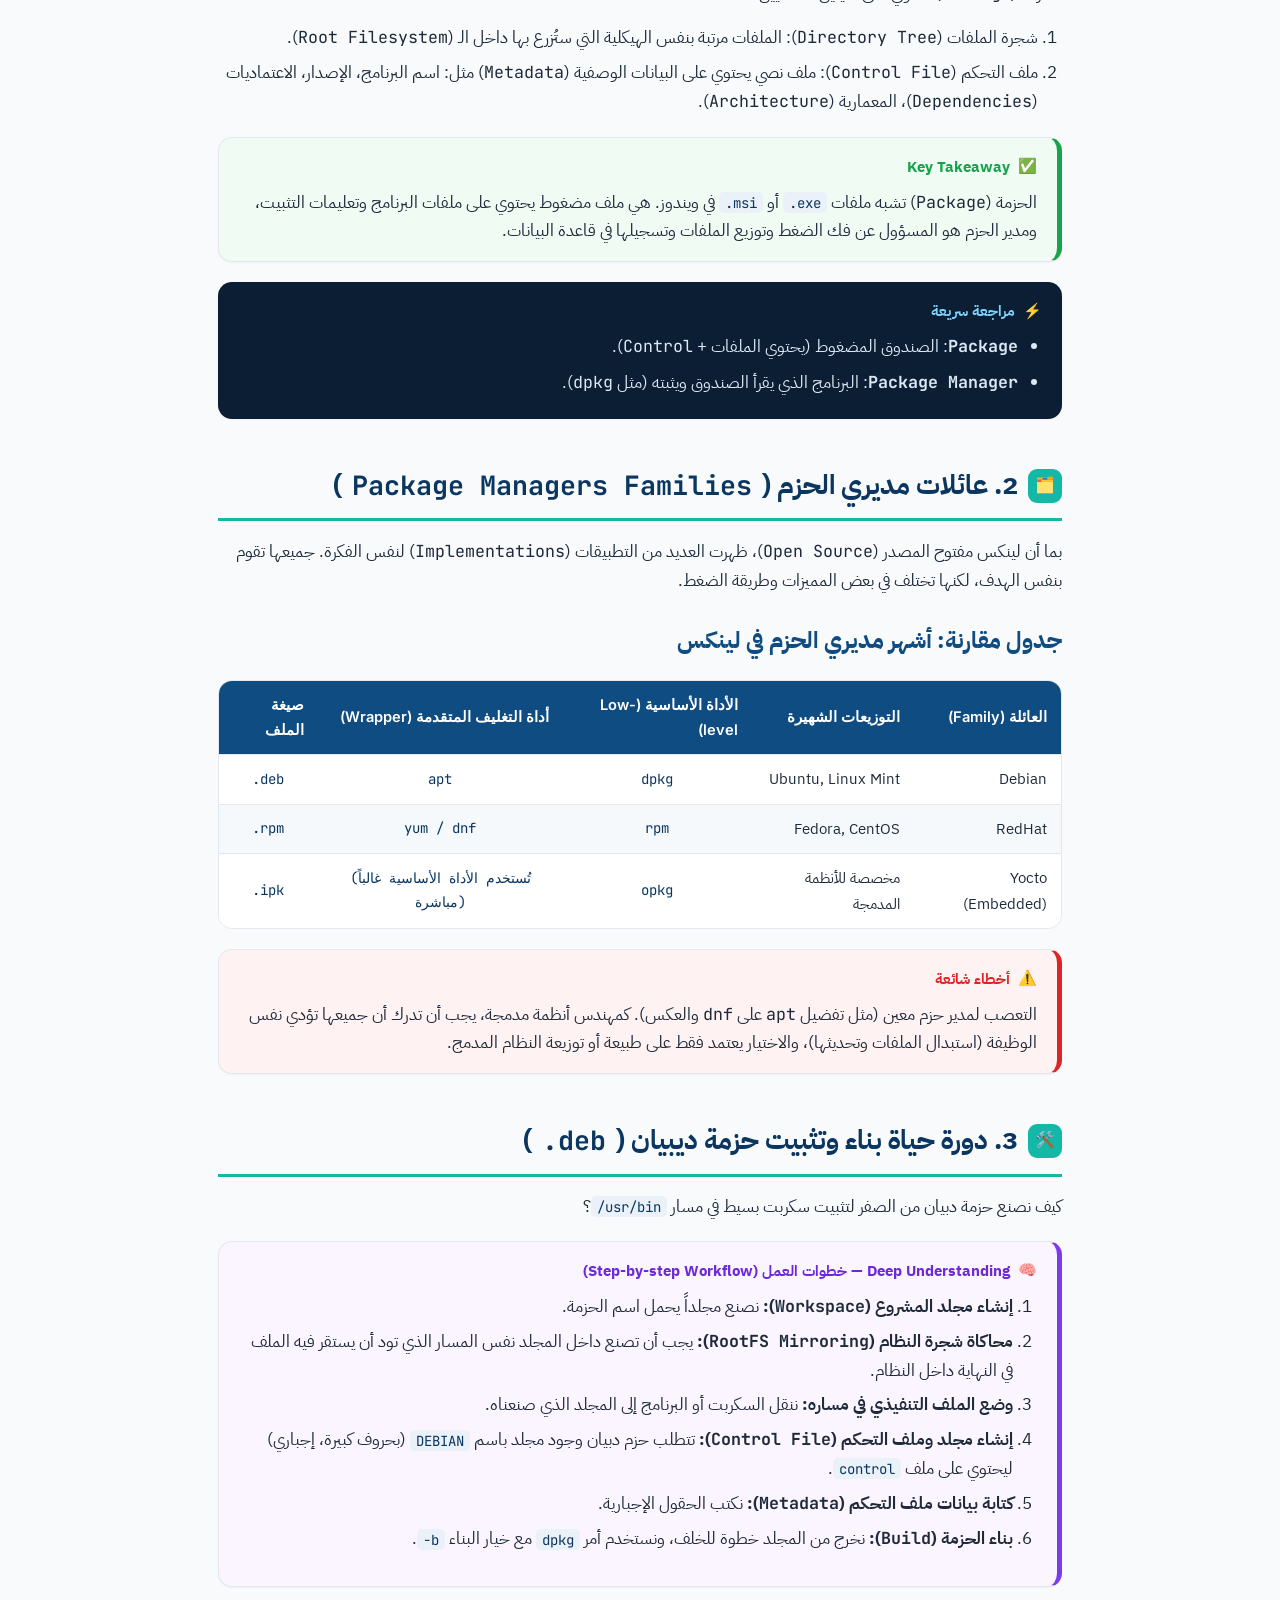
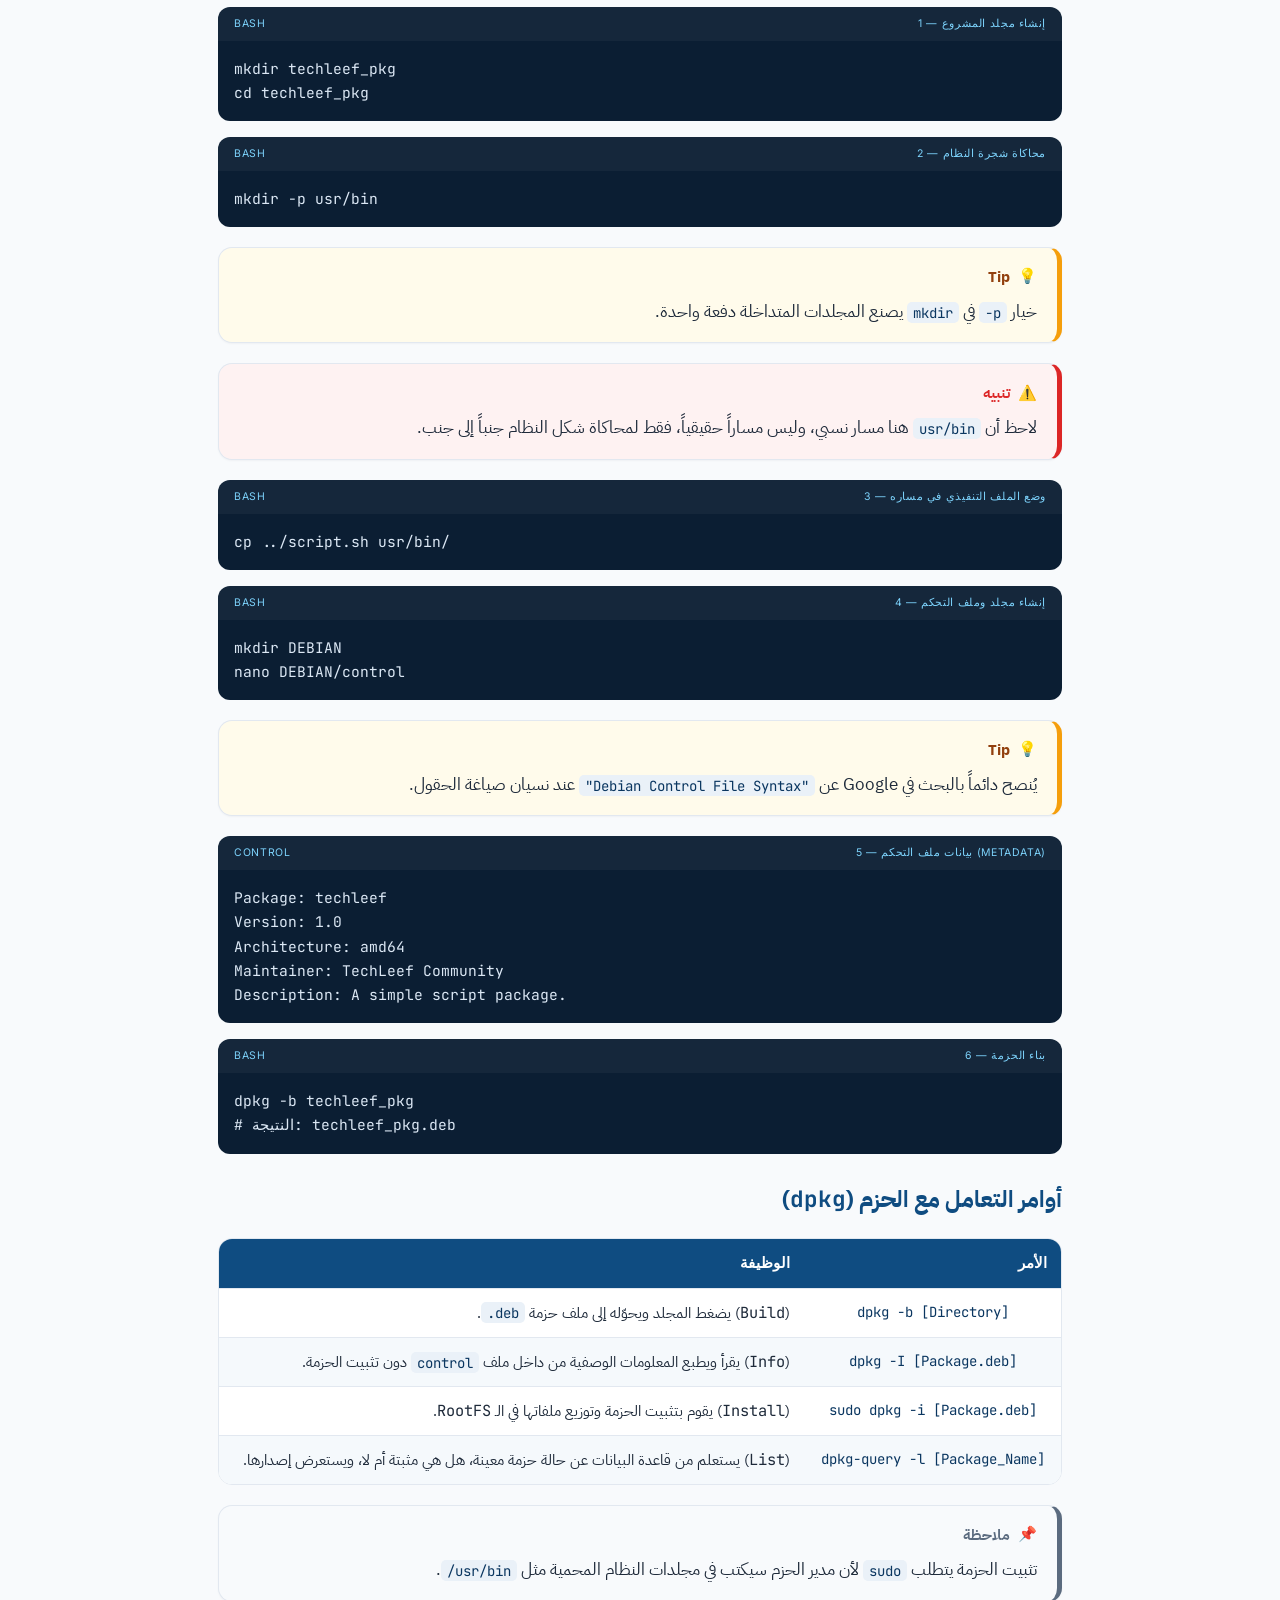
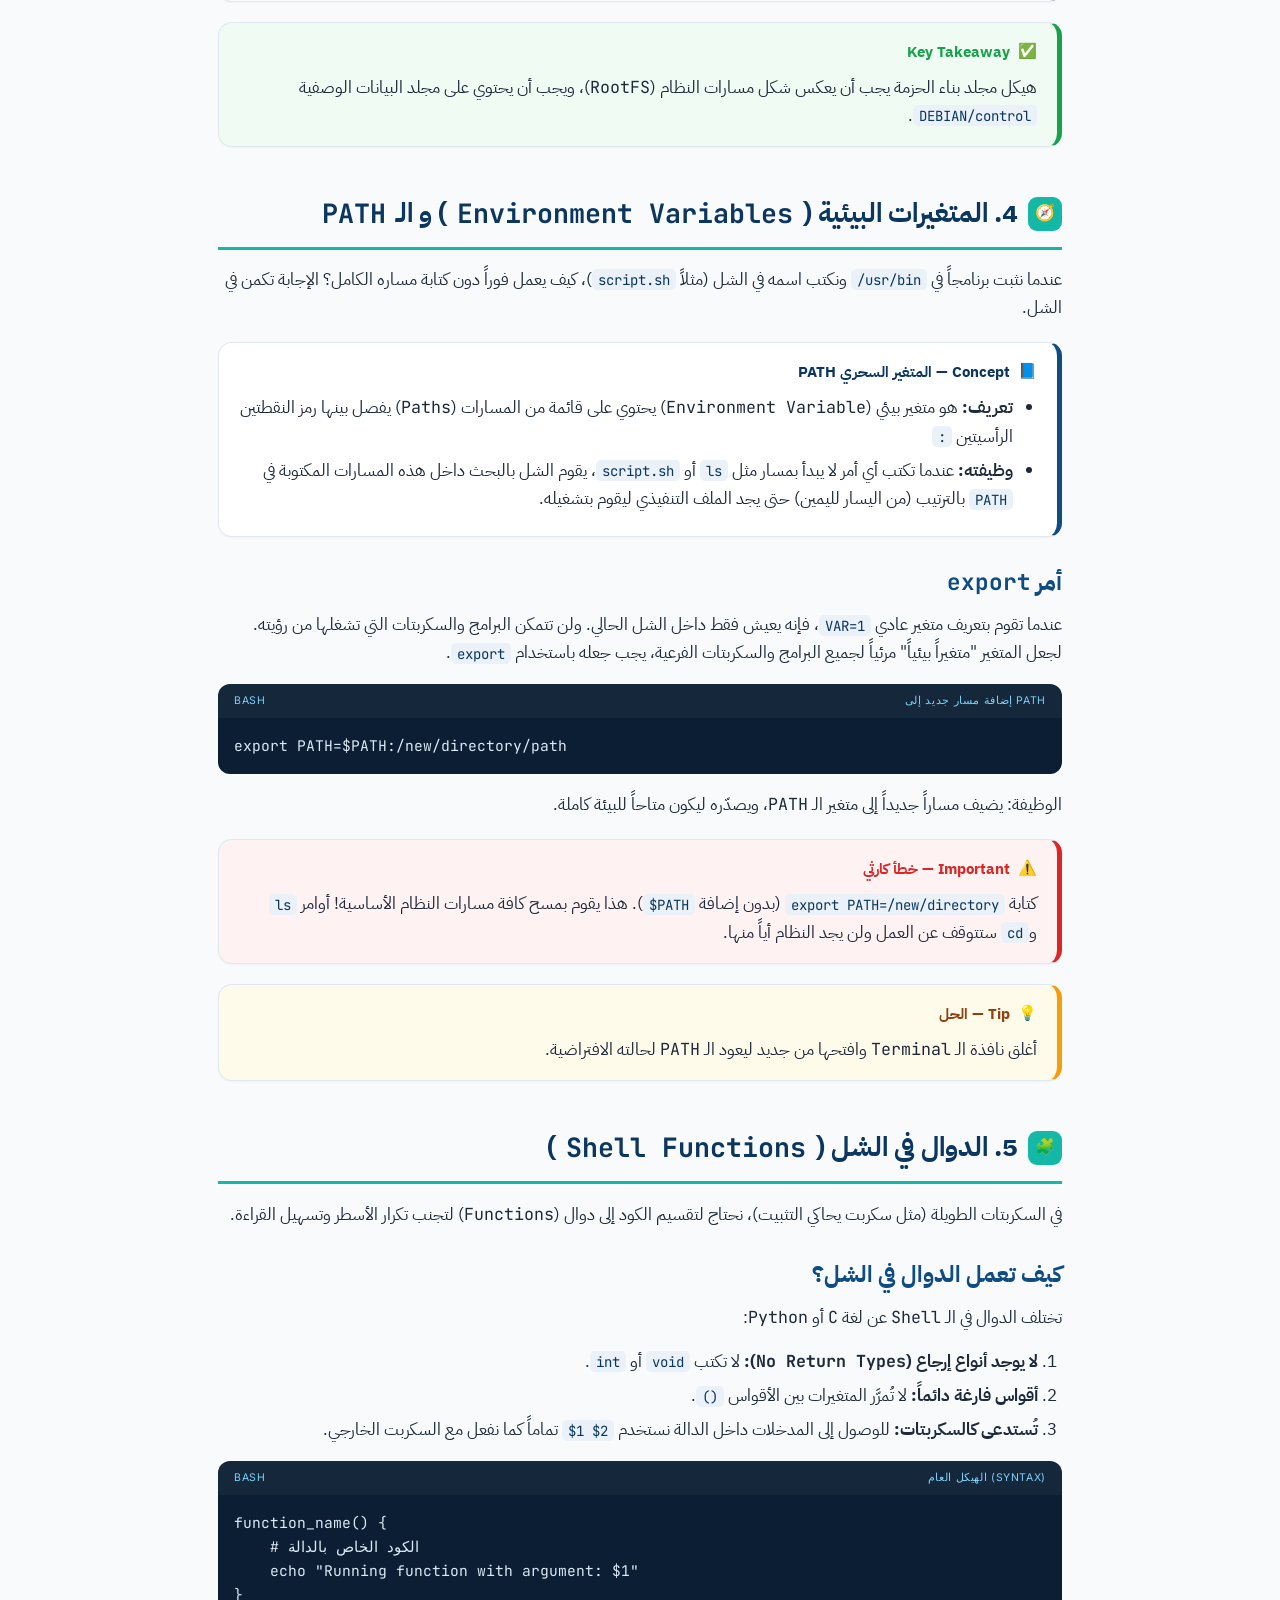
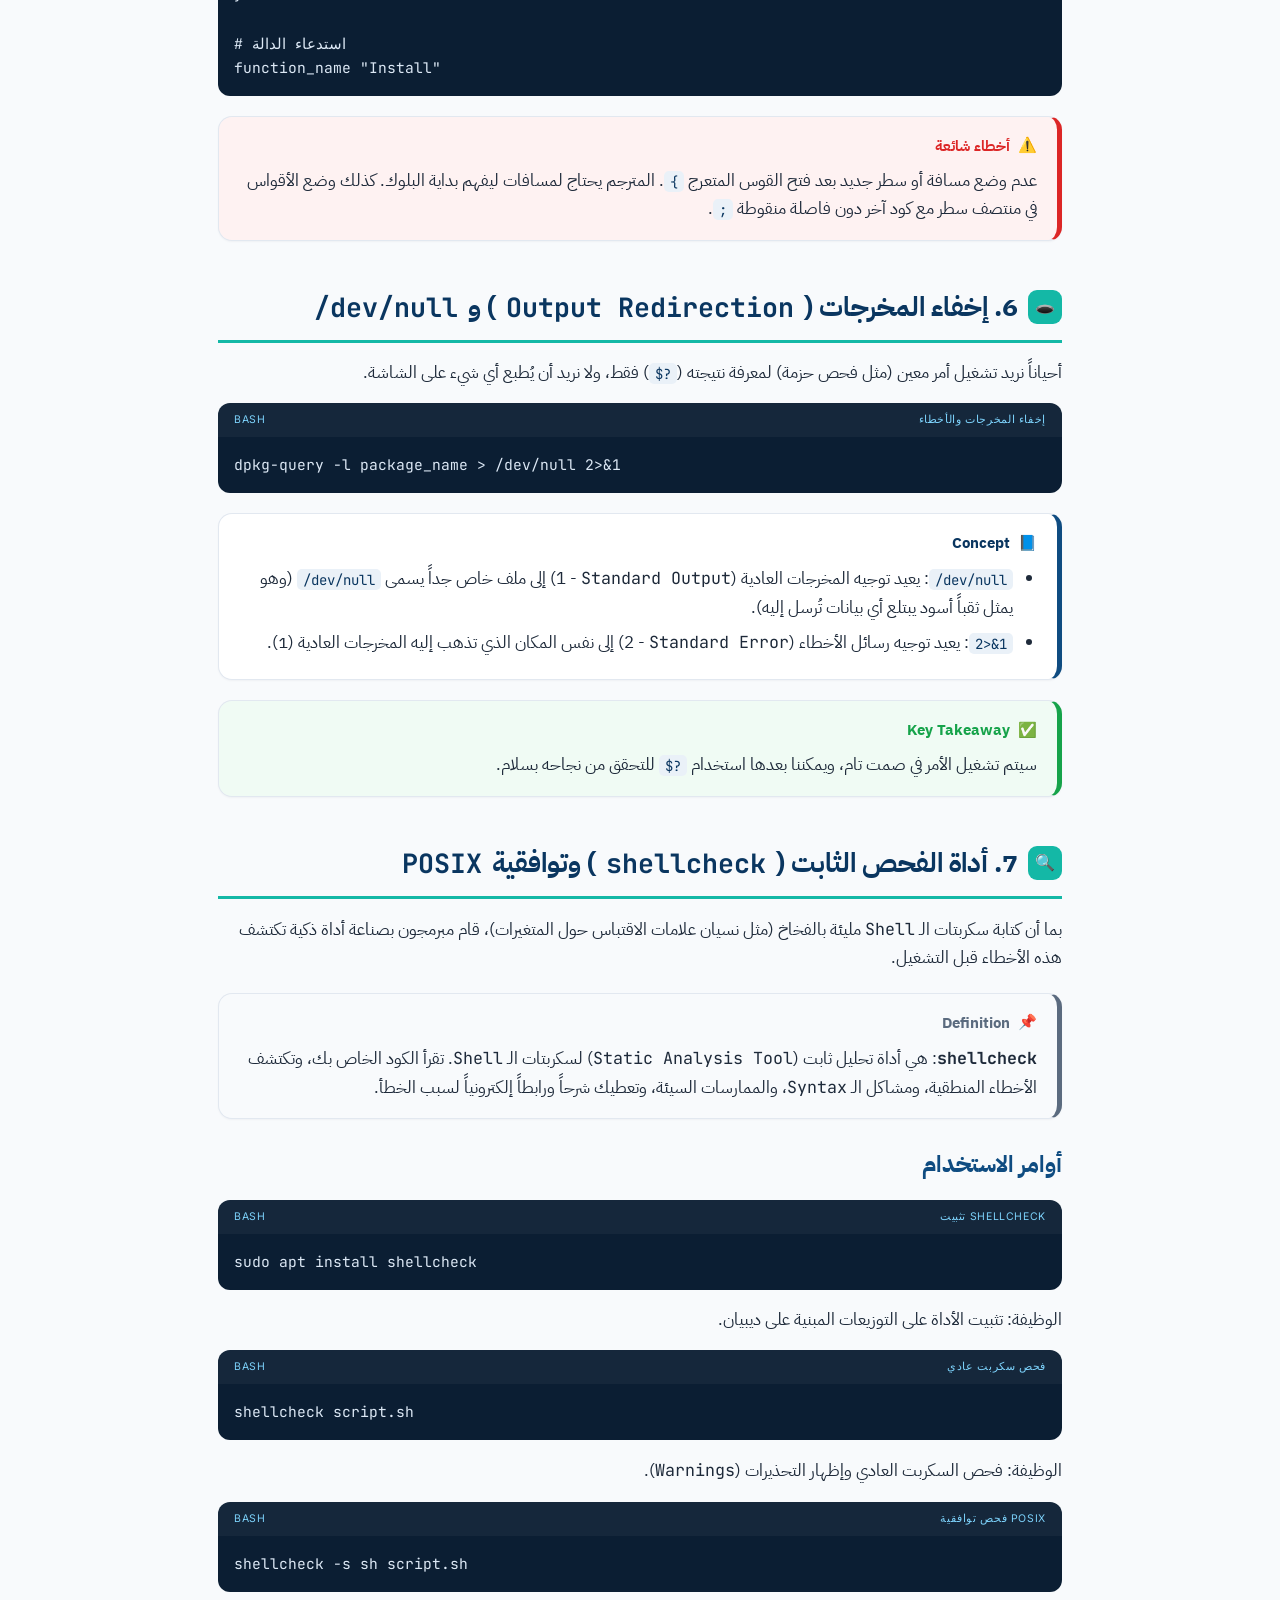
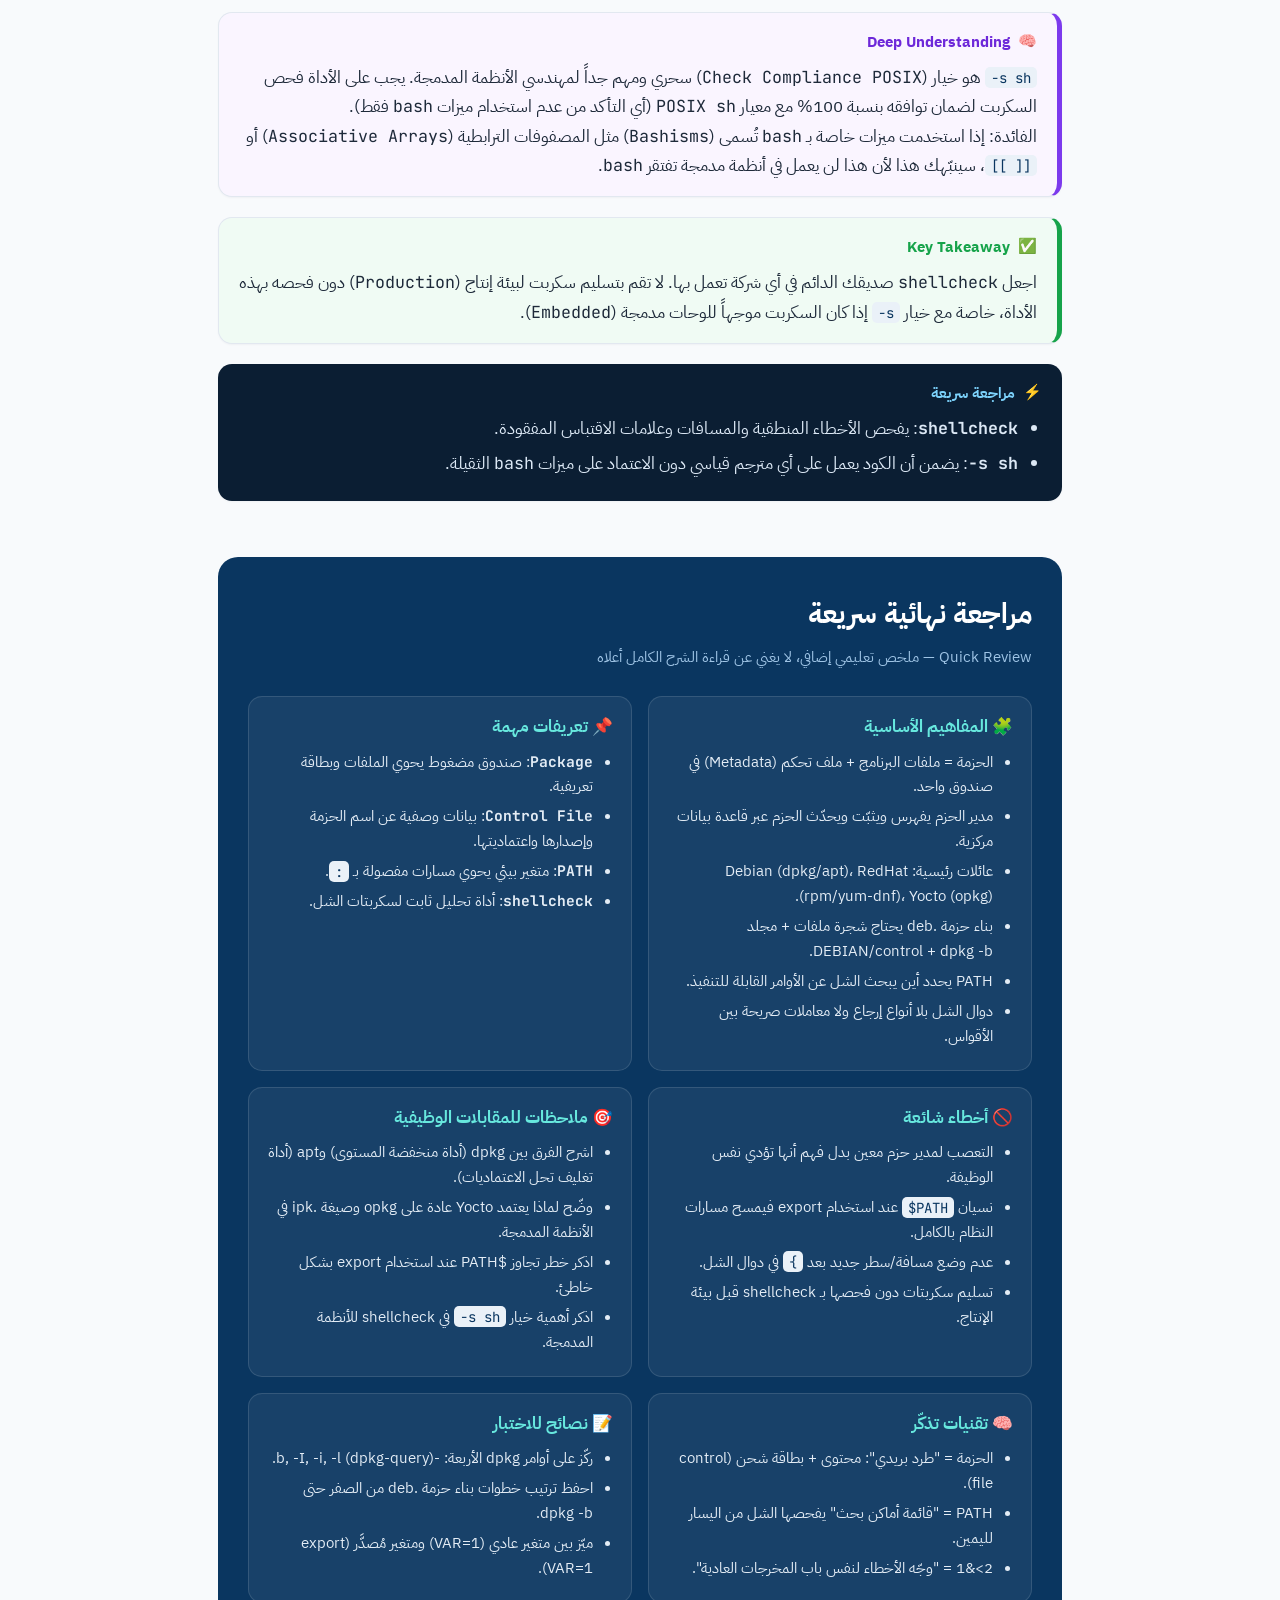
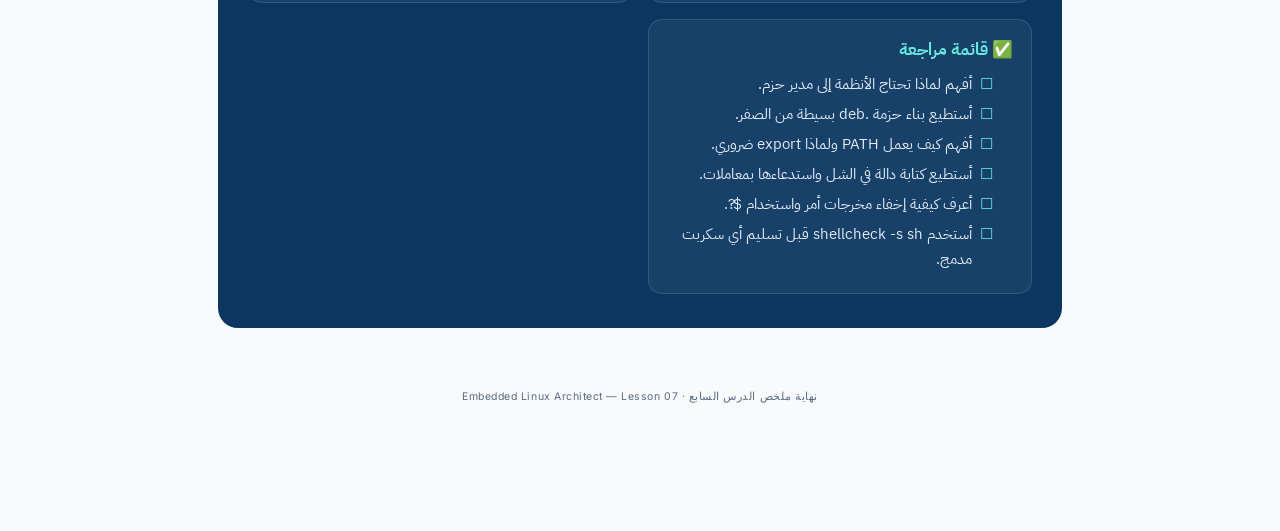
<file: EmbeddeLinuxAndYoctoGoldenCourse/Summaries/lec7/index.html>
<!DOCTYPE html>
<html lang="ar" dir="rtl">
<head>
<meta charset="UTF-8">
<meta name="viewport" content="width=device-width, initial-scale=1.0">
<title>الدرس السابع — إدارة الحزم وبرمجة الشل | Embedded Linux</title>
<link rel="preconnect" href="https://fonts.googleapis.com">
<link href="https://fonts.googleapis.com/css2?family=IBM+Plex+Sans+Arabic:wght@400;500;600;700&family=Cairo:wght@400;600;700;900&family=Inter:wght@400;500;600;700;800&family=JetBrains+Mono:wght@400;500;700&display=swap" rel="stylesheet">
<style>
:root{
  --primary:#0F4C81;
  --primary-ink:#0A3660;
  --secondary:#14B8A6;
  --accent:#F59E0B;
  --success:#16A34A;
  --warning:#EA580C;
  --danger:#DC2626;
  --bg:#F8FAFC;
  --card:#FFFFFF;
  --ink:#1E2A3A;
  --muted:#5B6B7F;
  --line:#E2E8F0;
  --code-bg:#0B1E33;
  --code-ink:#DCE8F5;
  --font-ar:'IBM Plex Sans Arabic','Cairo',sans-serif;
  --font-en:'Inter',sans-serif;
  --font-code:'JetBrains Mono',monospace;
}
*{box-sizing:border-box;}
html{scroll-behavior:smooth;}
body{
  margin:0;
  background:var(--bg);
  color:var(--ink);
  font-family:var(--font-ar);
  font-size:12.5pt;
  line-height:1.7;
  direction:rtl;
}
[lang="en"], .ltr, code, pre, .mono{ direction:ltr; unicode-bidi:isolate; font-family:var(--font-code); }
.page{ max-width:900px; margin:0 auto; padding:40px 28px 100px; }

/* ============ HEADER / RUNNING BAR ============ */
.book-bar{
  background:var(--primary-ink);
  color:#EAF2FB;
  font-family:var(--font-en);
  font-size:11px;
  letter-spacing:.04em;
  padding:8px 0;
}
.book-bar .inner{
  max-width:900px;margin:0 auto;padding:0 28px;
  display:flex;justify-content:space-between;align-items:center;
  direction:ltr;
}
.book-bar b{color:var(--secondary);}

/* ============ TOC ============ */
.toc{
  background:var(--card);
  border:1px solid var(--line);
  border-radius:18px;
  padding:36px 32px;
  box-shadow:0 1px 3px rgba(15,76,129,.06);
}
.toc-eyebrow{
  font-family:var(--font-en);
  font-size:12px; letter-spacing:.18em; text-transform:uppercase;
  color:var(--secondary); font-weight:700; direction:ltr; text-align:left;
}
.toc h1{
  font-size:28pt; margin:6px 0 4px; color:var(--primary-ink); font-weight:700;
}
.toc .sub{ color:var(--muted); font-size:12.5pt; margin-bottom:26px; }
.toc-meta{
  display:flex; gap:24px; flex-wrap:wrap; margin-bottom:26px;
  padding:16px 18px; background:var(--bg); border-radius:12px; border:1px dashed var(--line);
}
.toc-meta div{font-size:11.5pt;}
.toc-meta span{display:block; font-family:var(--font-en); font-size:10px; letter-spacing:.1em; text-transform:uppercase; color:var(--muted); direction:ltr; text-align:right;}
ol.toc-list{ list-style:none; margin:0; padding:0; counter-reset:tocnum; }
ol.toc-list > li{ counter-increment:tocnum; margin-bottom:6px; }
.toc-row{
  display:flex; align-items:baseline; gap:10px;
  padding:11px 8px; border-radius:10px; text-decoration:none; color:var(--ink);
}
.toc-row:hover{background:var(--bg);}
.toc-num{
  font-family:var(--font-en); color:var(--primary); font-weight:700; min-width:26px;
}
.toc-title{ flex:1; font-weight:600; }
.toc-dots{ flex:1; border-bottom:1.5px dotted var(--line); margin:0 4px; transform:translateY(-4px); }
.toc-page{ font-family:var(--font-en); color:var(--muted); font-size:11px; }
.toc-sub{ padding-right:36px; }
.toc-sub .toc-row{ font-weight:400; font-size:11pt; color:var(--muted); padding:5px 8px;}

/* ============ CHAPTER OPENER ============ */
.chapter-opener{ margin-top:56px; }
.chapter-eyebrow{
  display:flex; align-items:center; gap:14px;
  font-family:var(--font-en); color:var(--secondary); font-weight:700;
  font-size:13px; letter-spacing:.12em; text-transform:uppercase; direction:ltr; justify-content:flex-end;
}
.chapter-eyebrow .chip{
  width:46px;height:46px;border-radius:12px;
  background:linear-gradient(145deg,var(--primary),var(--primary-ink));
  color:#fff; display:flex; align-items:center; justify-content:center;
  font-family:var(--font-en); font-weight:800; font-size:18px;
}
.chapter-opener h2.chapter-title{
  font-size:24pt; margin:14px 0 2px; color:var(--primary-ink); font-weight:700; line-height:1.3;
}
.chapter-subtitle{ color:var(--muted); font-size:13pt; margin:0 0 18px; }
.divider{ height:5px; border-radius:4px; background:linear-gradient(90deg,var(--primary),var(--secondary),var(--accent)); margin:0 0 22px; }
.chapter-intro{
  background:var(--card); border-radius:16px; border:1px solid var(--line);
  padding:20px 24px; font-size:12.5pt; color:var(--ink);
  border-inline-start:5px solid var(--primary);
}

/* ============ CHAPTER OVERVIEW (roadmap) ============ */
.overview-wrap{ margin:30px 0 10px; }
.overview-label{ font-family:var(--font-en); font-size:11px; letter-spacing:.14em; text-transform:uppercase; color:var(--muted); text-align:left; direction:ltr; margin-bottom:8px;}
.roadmap{ display:flex; flex-direction:column; gap:0; }
.rm-item{
  display:flex; align-items:flex-start; gap:16px; position:relative; padding-bottom:22px;
}
.rm-item:last-child{padding-bottom:0;}
.rm-item:not(:last-child)::before{
  content:''; position:absolute; right:23px; top:48px; bottom:0; width:2px;
  background:repeating-linear-gradient(180deg,var(--line) 0 6px, transparent 6px 12px);
}
.rm-num{
  flex:none; width:48px;height:48px;border-radius:50%;
  background:var(--card); border:2px solid var(--primary);
  color:var(--primary-ink); font-family:var(--font-en); font-weight:800; font-size:16px;
  display:flex; align-items:center; justify-content:center; direction:ltr;
}
.rm-body{ background:var(--card); border:1px solid var(--line); border-radius:12px; padding:12px 16px; flex:1; }
.rm-body h4{ margin:0 0 4px; font-size:12.5pt; color:var(--primary-ink); }
.rm-body p{ margin:0; font-size:11pt; color:var(--muted); }

/* ============ SECTIONS ============ */
.section{ margin-top:44px; }
.section h3{
  font-size:20pt; color:var(--primary-ink); border-bottom:3px solid var(--secondary);
  padding-bottom:10px; margin-bottom:16px; display:flex; align-items:center; gap:10px;
}
.section h3 .sec-icon{
  width:34px;height:34px;border-radius:9px;background:var(--secondary);
  color:#fff; display:inline-flex; align-items:center; justify-content:center; font-size:16px; flex:none;
}
.section h4{ font-size:17pt; color:var(--primary); margin:26px 0 10px; }
.section p{ margin:0 0 14px; }
.section ul, .section ol{ margin:0 0 16px; padding-inline-start:24px; }
.section li{ margin-bottom:6px; }

/* ============ CALLOUT BOXES ============ */
.callout{
  border-radius:14px; padding:16px 20px; margin:20px 0; border:1px solid var(--line);
  background:var(--card); box-shadow:0 1px 2px rgba(15,23,42,.04);
}
.callout .co-head{
  display:flex; align-items:center; gap:8px; font-weight:700; font-size:11.5pt; margin-bottom:8px;
}
.callout .co-icon{ font-size:15px; }
.callout p, .callout ul{ margin:0; }
.co-concept{ border-inline-start:5px solid var(--primary); }
.co-concept .co-head{ color:var(--primary-ink); }
.co-key{ border-inline-start:5px solid var(--success); background:#F0FBF4; }
.co-key .co-head{ color:var(--success); }
.co-tip{ border-inline-start:5px solid var(--accent); background:#FFFBEB; }
.co-tip .co-head{ color:#92400E; }
.co-warn{ border-inline-start:5px solid var(--danger); background:#FEF2F2; }
.co-warn .co-head{ color:var(--danger); }
.co-def{ border-inline-start:5px solid var(--muted); background:#F8FAFC; }
.co-def .co-head{ color:var(--muted); }
.co-deep{ border-inline-start:5px solid #7C3AED; background:#FAF5FF; }
.co-deep .co-head{ color:#6D28D9; }
.co-example{ background:var(--code-bg); color:var(--code-ink); border:none; }
.co-example .co-head{ color:#7DD3FC; }

/* ============ TABLES ============ */
.table-wrap{ overflow-x:auto; margin:20px 0; border-radius:14px; border:1px solid var(--line); }
table{ width:100%; border-collapse:collapse; background:var(--card); font-size:11.5pt; }
thead th{
  background:var(--primary); color:#fff; font-family:var(--font-en); font-weight:600;
  padding:12px 14px; text-align:right; font-size:11pt;
}
tbody td{ padding:11px 14px; border-top:1px solid var(--line); }
tbody tr:nth-child(even){ background:#F5F9FC; }
tbody td.mono-cell, tbody td[lang="en"]{ direction:ltr; text-align:center; font-family:var(--font-code); font-size:10.5pt; color:var(--primary-ink);}

/* ============ CODE ============ */
.code-block{
  background:var(--code-bg); color:var(--code-ink); border-radius:12px; margin:16px 0;
  overflow:hidden; direction:ltr; text-align:left;
}
.code-head{
  display:flex; justify-content:space-between; align-items:center;
  padding:8px 16px; font-family:var(--font-en); font-size:10.5px; letter-spacing:.06em;
  color:#7DD3FC; background:rgba(255,255,255,.04); text-transform:uppercase;
}
.code-block pre{ margin:0; padding:16px; overflow-x:auto; font-family:var(--font-code); font-size:11pt; line-height:1.65; }
.inline-code{ background:#EAF1F8; color:var(--primary-ink); border-radius:5px; padding:1.5px 6px; font-family:var(--font-code); font-size:10.5pt; direction:ltr; unicode-bidi:isolate; }

/* ============ QUICK REVIEW ============ */
.quick-review{
  margin-top:56px; background:var(--primary-ink); color:#EAF2FB; border-radius:20px; padding:34px 30px;
}
.quick-review h3{
  color:#fff; font-size:21pt; margin:0 0 6px; border:none; padding:0;
}
.quick-review > p.qr-tag{ color:#9FC4E5; margin:0 0 26px; font-size:11.5pt;}
.qr-grid{ display:grid; grid-template-columns:1fr 1fr; gap:16px; }
.qr-card{
  background:rgba(255,255,255,.06); border:1px solid rgba(255,255,255,.12); border-radius:14px; padding:16px 18px;
}
.qr-card h5{ margin:0 0 8px; font-size:12.5pt; display:flex; align-items:center; gap:8px; color:#67E8DE;}
.qr-card ul{ margin:0; padding-inline-start:20px; font-size:11pt; color:#E3ECF5;}
.qr-card li{ margin-bottom:5px;}
.checklist li{ list-style:none; padding-inline-start:0; margin-inline-start:0; display:flex; gap:8px; align-items:flex-start;}
.checklist li::before{ content:'☐'; color:#67E8DE; flex:none; }

@media (max-width:640px){
  .qr-grid{grid-template-columns:1fr;}
  .toc h1{font-size:22pt;}
  .chapter-opener h2.chapter-title{font-size:19pt;}
}
footer.book-footer{
  text-align:center; font-family:var(--font-en); font-size:10.5px; color:var(--muted);
  letter-spacing:.05em; margin-top:60px; direction:ltr;
}
</style>
</head>
<body>

<div class="book-bar"><div class="inner">
  <span><b>Embedded Linux Architect</b> · Course Series</span>
  <span>Lesson 07 — Debian Packaging &amp; Shell Scripting</span>
</div></div>

<div class="page">

  <!-- ============ TABLE OF CONTENTS ============ -->
  <nav class="toc" id="toc" aria-label="Table of contents">
    <div class="toc-eyebrow">Lesson 07 · Handbook</div>
    <h1>الدرس السابع: إدارة الحزم وبرمجة الشل</h1>
    <p class="sub">Debian Packages · Environment Variables · Shell Functions · ShellCheck &amp; POSIX</p>

    <div class="toc-meta">
      <div><span>Instructor</span>طلال بالحاج سالم</div>
      <div><span>Track</span>Embedded Linux Architect</div>
      <div><span>Focus</span>مدخل عملي لأداة Yocto</div>
    </div>

    <ol class="toc-list">
      <li>
        <a class="toc-row" href="#s1"><span class="toc-num">01</span><span class="toc-title">ما هي الحزم (Packages) ولماذا نحتاجها؟</span><span class="toc-dots"></span><span class="toc-page">3</span></a>
      </li>
      <li>
        <a class="toc-row" href="#s2"><span class="toc-num">02</span><span class="toc-title">عائلات مديري الحزم (Package Managers Families)</span><span class="toc-dots"></span><span class="toc-page">5</span></a>
      </li>
      <li>
        <a class="toc-row" href="#s3"><span class="toc-num">03</span><span class="toc-title">دورة حياة بناء وتثبيت حزمة ديبيان (.deb)</span><span class="toc-dots"></span><span class="toc-page">6</span></a>
      </li>
      <li>
        <a class="toc-row" href="#s4"><span class="toc-num">04</span><span class="toc-title">المتغيرات البيئية (Environment Variables) والـ PATH</span><span class="toc-dots"></span><span class="toc-page">9</span></a>
      </li>
      <li>
        <a class="toc-row" href="#s5"><span class="toc-num">05</span><span class="toc-title">الدوال في الشل (Shell Functions)</span><span class="toc-dots"></span><span class="toc-page">10</span></a>
      </li>
      <li>
        <a class="toc-row" href="#s6"><span class="toc-num">06</span><span class="toc-title">إخفاء المخرجات (Output Redirection) و /dev/null</span><span class="toc-dots"></span><span class="toc-page">11</span></a>
      </li>
      <li>
        <a class="toc-row" href="#s7"><span class="toc-num">07</span><span class="toc-title">أداة الفحص الثابت shellcheck وتوافقية POSIX</span><span class="toc-dots"></span><span class="toc-page">12</span></a>
      </li>
      <li>
        <a class="toc-row" href="#review"><span class="toc-num">◆</span><span class="toc-title">مراجعة نهائية سريعة (Quick Review)</span><span class="toc-dots"></span><span class="toc-page">14</span></a>
      </li>
    </ol>
  </nav>

  <!-- ============ CHAPTER OPENER ============ -->
  <header class="chapter-opener">
    <div class="chapter-eyebrow"><span>Chapter 07</span><div class="chip">07</div></div>
    <h2 class="chapter-title">إدارة الحزم في لينكس وأساسيات الـ Shell المتقدمة</h2>
    <p class="chapter-subtitle">Debian Packages · Shell Functions · ShellCheck — الطريق نحو Yocto</p>
    <div class="divider"></div>
    <div class="chapter-intro">
      يعتبر هذا الدرس تطبيقاً عملياً متقدماً لما تعلمناه في الـ <span lang="en">Shell</span>، وهو المدخل الأساسي
      والمحوري لفهم أداة <span lang="en">Yocto</span> لاحقاً، حيث أن <span lang="en">Yocto</span> يعتمد بالأساس على
      بناء وإدارة الحزم.
    </div>
  </header>

  <!-- ============ VISUAL OVERVIEW / ROADMAP ============ -->
  <div class="overview-wrap">
    <div class="overview-label">Chapter Roadmap — نظرة سريعة قبل التفاصيل</div>
    <div class="roadmap">
      <div class="rm-item"><div class="rm-num">1</div><div class="rm-body"><h4>لماذا الحزم (Packages)؟</h4><p>حل مشكلة تشتت ملفات البرنامج عبر /usr/bin ،/etc ،/lib باستخدام مدير حزم مركزي.</p></div></div>
      <div class="rm-item"><div class="rm-num">2</div><div class="rm-body"><h4>عائلات مديري الحزم</h4><p>Debian (dpkg/apt) مقابل RedHat (rpm/yum-dnf) مقابل Yocto (opkg).</p></div></div>
      <div class="rm-item"><div class="rm-num">3</div><div class="rm-body"><h4>بناء حزمة .deb</h4><p>محاكاة RootFS، ملف DEBIAN/control، ثم dpkg -b للبناء.</p></div></div>
      <div class="rm-item"><div class="rm-num">4</div><div class="rm-body"><h4>PATH والمتغيرات البيئية</h4><p>كيف يجد الشل الأوامر تلقائياً، ولماذا export ضروري.</p></div></div>
      <div class="rm-item"><div class="rm-num">5</div><div class="rm-body"><h4>دوال الشل (Functions)</h4><p>تقسيم السكربتات الطويلة دون أنواع إرجاع أو معاملات صريحة.</p></div></div>
      <div class="rm-item"><div class="rm-num">6</div><div class="rm-body"><h4>إخفاء المخرجات</h4><p>توجيه المخرجات والأخطاء إلى /dev/null والاعتماد على $?.</p></div></div>
      <div class="rm-item"><div class="rm-num">7</div><div class="rm-body"><h4>shellcheck و POSIX</h4><p>فحص ثابت للسكربتات وضمان توافقها مع الأنظمة المدمجة.</p></div></div>
    </div>
  </div>

  <!-- ============ SECTION 1 ============ -->
  <section class="section" id="s1">
    <h3><span class="sec-icon">📦</span>1. ما هي الحزم (Packages) ولماذا نحتاجها؟</h3>
    <p>لفهم نظام الحزم، يجب أولاً فهم المشكلة الكبيرة التي تواجهنا عند تثبيت البرامج، وكيف جاء هذا النظام ليحلها.</p>

    <h4>المشكلة: تشتت ملفات البرامج في نظام <span lang="en">Root Filesystem</span></h4>
    <p>
      عندما تقوم بتطوير أو تثبيت برنامج معقد (مثل لعبة <span lang="en">Game1</span>)، فإن هذا البرنامج لا يتكون من
      ملف تنفيذي (<span lang="en">Binary</span>) واحد فقط، بل يتكون من:
    </p>
    <ol>
      <li>ملفات تنفيذية (<span lang="en">Binaries</span>).</li>
      <li>مكتبات برمجية (<span lang="en">Libraries</span> - <span class="inline-code">.so</span>).</li>
      <li>ملفات إعدادات (<span lang="en">Configuration files</span> - <span class="inline-code">.conf</span>).</li>
      <li>ملفات تعليمات (<span lang="en">Manuals</span> - <span class="inline-code">man</span>).</li>
    </ol>
    <p>وفقاً لهيكلية لينكس القياسية، لا توضع هذه الملفات في مجلد واحد، بل توزع:</p>
    <ul>
      <li>الباينري يذهب إلى <span class="inline-code">/usr/bin</span>.</li>
      <li>الإعدادات تذهب إلى <span class="inline-code">/etc</span>.</li>
      <li>المكتبات تذهب إلى <span class="inline-code">/lib</span>.</li>
    </ul>

    <div class="callout co-warn">
      <div class="co-head"><span class="co-icon">⚠️</span> Important — الكارثة</div>
      <p>إذا أردت حذف هذا البرنامج لاحقاً (أو تحديثه)... كيف ستتذكر أين تناثرت كل هذه الملفات؟
      ماذا لو تعارض ملف إعدادات مع برنامج آخر؟ تتبع هذا يدوياً شبه مستحيل.</p>
    </div>

    <h4>الحل: مدير الحزم (<span lang="en">Package Manager</span>) — تشبيه المكتبة</h4>
    <div class="callout co-concept">
      <div class="co-head"><span class="co-icon">📘</span> Concept</div>
      <ul>
        <li><b>المكتبة:</b> تخيل أن لديك مكتبة ضخمة. وضع الكتب على الرفوف بشكل عشوائي يجعل من المستحيل العثور عليها أو تحديثها.</li>
        <li><b>أمين المكتبة (<span lang="en">Package Manager</span>):</b> هو برنامج يمتلك قاعدة بيانات (<span lang="en">Database</span>) يسجل فيها: اسم الكتاب، رقم إصداره، الرف الذي وُضع فيه، وما إذا كان يعتمد على كتب أخرى.</li>
        <li><b>الحزمة (<span lang="en">Package</span>):</b> هي عبارة عن "صندوق مغلق ومضغوط" يحوي الملف الفعلي للبرنامج، مرفق معه "بطاقة تعريفية" تحتوي كل التفاصيل التي تحتاجها المكتبة لفهرستها.</li>
      </ul>
    </div>

    <h4>كيف تعمل الحزمة؟</h4>
    <p>الحزمة (<span lang="en">Package</span>) تحتوي على شيئين أساسيين:</p>
    <ol>
      <li>شجرة الملفات (<span lang="en">Directory Tree</span>): الملفات مرتبة بنفس الهيكلية التي ستُزرع بها داخل الـ (<span lang="en">Root Filesystem</span>).</li>
      <li>ملف التحكم (<span lang="en">Control File</span>): ملف نصي يحتوي على البيانات الوصفية (<span lang="en">Metadata</span>) مثل: اسم البرنامج، الإصدار، الاعتماديات (<span lang="en">Dependencies</span>)، المعمارية (<span lang="en">Architecture</span>).</li>
    </ol>

    <div class="callout co-key">
      <div class="co-head"><span class="co-icon">✅</span> Key Takeaway</div>
      <p>الحزمة (<span lang="en">Package</span>) تشبه ملفات <span class="inline-code">.exe</span> أو <span class="inline-code">.msi</span> في ويندوز. هي ملف مضغوط يحتوي على ملفات البرنامج وتعليمات التثبيت، ومدير الحزم هو المسؤول عن فك الضغط وتوزيع الملفات وتسجيلها في قاعدة البيانات.</p>
    </div>

    <div class="callout co-example">
      <div class="co-head"><span class="co-icon">⚡</span> مراجعة سريعة</div>
      <ul>
        <li><b lang="en">Package</b>: الصندوق المضغوط (يحتوي الملفات + <span lang="en">Control</span>).</li>
        <li><b lang="en">Package Manager</b>: البرنامج الذي يقرأ الصندوق ويثبته (مثل <span lang="en">dpkg</span>).</li>
      </ul>
    </div>
  </section>

  <!-- ============ SECTION 2 ============ -->
  <section class="section" id="s2">
    <h3><span class="sec-icon">🗂️</span>2. عائلات مديري الحزم (<span lang="en">Package Managers Families</span>)</h3>
    <p>
      بما أن لينكس مفتوح المصدر (<span lang="en">Open Source</span>)، ظهرت العديد من التطبيقات
      (<span lang="en">Implementations</span>) لنفس الفكرة. جميعها تقوم بنفس الهدف، لكنها تختلف في بعض المميزات وطريقة الضغط.
    </p>

    <h4>جدول مقارنة: أشهر مديري الحزم في لينكس</h4>
    <div class="table-wrap">
      <table>
        <thead>
          <tr>
            <th>العائلة (Family)</th>
            <th>التوزيعات الشهيرة</th>
            <th>الأداة الأساسية (Low-level)</th>
            <th>أداة التغليف المتقدمة (Wrapper)</th>
            <th>صيغة الملف</th>
          </tr>
        </thead>
        <tbody>
          <tr>
            <td>Debian</td>
            <td>Ubuntu, Linux Mint</td>
            <td class="mono-cell">dpkg</td>
            <td class="mono-cell">apt</td>
            <td class="mono-cell">.deb</td>
          </tr>
          <tr>
            <td>RedHat</td>
            <td>Fedora, CentOS</td>
            <td class="mono-cell">rpm</td>
            <td class="mono-cell">yum / dnf</td>
            <td class="mono-cell">.rpm</td>
          </tr>
          <tr>
            <td>Yocto (Embedded)</td>
            <td>مخصصة للأنظمة المدمجة</td>
            <td class="mono-cell">opkg</td>
            <td class="mono-cell">(تُستخدم الأداة الأساسية غالباً مباشرة)</td>
            <td class="mono-cell">.ipk</td>
          </tr>
        </tbody>
      </table>
    </div>

    <div class="callout co-warn">
      <div class="co-head"><span class="co-icon">⚠️</span> أخطاء شائعة</div>
      <p>
        التعصب لمدير حزم معين (مثل تفضيل <span lang="en">apt</span> على <span lang="en">dnf</span> والعكس).
        كمهندس أنظمة مدمجة، يجب أن تدرك أن جميعها تؤدي نفس الوظيفة (استبدال الملفات وتحديثها)، والاختيار يعتمد
        فقط على طبيعة أو توزيعة النظام المدمج.
      </p>
    </div>
  </section>

  <!-- ============ SECTION 3 ============ -->
  <section class="section" id="s3">
    <h3><span class="sec-icon">🛠️</span>3. دورة حياة بناء وتثبيت حزمة ديبيان (<span lang="en">.deb</span>)</h3>
    <p>كيف نصنع حزمة دبيان من الصفر لتثبيت سكربت بسيط في مسار <span class="inline-code">/usr/bin</span>؟</p>

    <div class="callout co-deep">
      <div class="co-head"><span class="co-icon">🧠</span> Deep Understanding — خطوات العمل (Step-by-step Workflow)</div>
      <ol>
        <li><b>إنشاء مجلد المشروع (<span lang="en">Workspace</span>):</b> نصنع مجلداً يحمل اسم الحزمة.</li>
        <li><b>محاكاة شجرة النظام (<span lang="en">RootFS Mirroring</span>):</b> يجب أن تصنع داخل المجلد نفس المسار الذي تود أن يستقر فيه الملف في النهاية داخل النظام.</li>
        <li><b>وضع الملف التنفيذي في مساره:</b> ننقل السكربت أو البرنامج إلى المجلد الذي صنعناه.</li>
        <li><b>إنشاء مجلد وملف التحكم (<span lang="en">Control File</span>):</b> تتطلب حزم دبيان وجود مجلد باسم <span class="inline-code">DEBIAN</span> (بحروف كبيرة، إجباري) ليحتوي على ملف <span class="inline-code">control</span>.</li>
        <li><b>كتابة بيانات ملف التحكم (<span lang="en">Metadata</span>):</b> نكتب الحقول الإجبارية.</li>
        <li><b>بناء الحزمة (<span lang="en">Build</span>):</b> نخرج من المجلد خطوة للخلف، ونستخدم أمر <span class="inline-code">dpkg</span> مع خيار البناء <span class="inline-code">-b</span>.</li>
      </ol>
    </div>

    <div class="code-block">
      <div class="code-head"><span>bash</span><span>1 — إنشاء مجلد المشروع</span></div>
      <pre>mkdir techleef_pkg
cd techleef_pkg</pre>
    </div>

    <div class="code-block">
      <div class="code-head"><span>bash</span><span>2 — محاكاة شجرة النظام</span></div>
      <pre>mkdir -p usr/bin</pre>
    </div>
    <div class="callout co-tip">
      <div class="co-head"><span class="co-icon">💡</span> Tip</div>
      <p>خيار <span class="inline-code">-p</span> في <span class="inline-code">mkdir</span> يصنع المجلدات المتداخلة دفعة واحدة.</p>
    </div>
    <div class="callout co-warn">
      <div class="co-head"><span class="co-icon">⚠️</span> تنبيه</div>
      <p>لاحظ أن <span class="inline-code">usr/bin</span> هنا مسار نسبي، وليس مساراً حقيقياً، فقط لمحاكاة شكل النظام جنباً إلى جنب.</p>
    </div>

    <div class="code-block">
      <div class="code-head"><span>bash</span><span>3 — وضع الملف التنفيذي في مساره</span></div>
      <pre>cp ../script.sh usr/bin/</pre>
    </div>

    <div class="code-block">
      <div class="code-head"><span>bash</span><span>4 — إنشاء مجلد وملف التحكم</span></div>
      <pre>mkdir DEBIAN
nano DEBIAN/control</pre>
    </div>

    <div class="callout co-tip">
      <div class="co-head"><span class="co-icon">💡</span> Tip</div>
      <p>يُنصح دائماً بالبحث في Google عن <span class="inline-code">"Debian Control File Syntax"</span> عند نسيان صياغة الحقول.</p>
    </div>

    <div class="code-block">
      <div class="code-head"><span>control</span><span>5 — بيانات ملف التحكم (Metadata)</span></div>
      <pre>Package: techleef
Version: 1.0
Architecture: amd64
Maintainer: TechLeef Community
Description: A simple script package.</pre>
    </div>

    <div class="code-block">
      <div class="code-head"><span>bash</span><span>6 — بناء الحزمة</span></div>
      <pre>dpkg -b techleef_pkg
# النتيجة: techleef_pkg.deb</pre>
    </div>

    <h4>أوامر التعامل مع الحزم (<span lang="en">dpkg</span>)</h4>
    <div class="table-wrap">
      <table>
        <thead><tr><th>الأمر</th><th>الوظيفة</th></tr></thead>
        <tbody>
          <tr><td class="mono-cell">dpkg -b [Directory]</td><td>(<span lang="en">Build</span>) يضغط المجلد ويحوّله إلى ملف حزمة <span class="inline-code">.deb</span>.</td></tr>
          <tr><td class="mono-cell">dpkg -I [Package.deb]</td><td>(<span lang="en">Info</span>) يقرأ ويطبع المعلومات الوصفية من داخل ملف <span class="inline-code">control</span> دون تثبيت الحزمة.</td></tr>
          <tr><td class="mono-cell">sudo dpkg -i [Package.deb]</td><td>(<span lang="en">Install</span>) يقوم بتثبيت الحزمة وتوزيع ملفاتها في الـ <span lang="en">RootFS</span>.</td></tr>
          <tr><td class="mono-cell">dpkg-query -l [Package_Name]</td><td>(<span lang="en">List</span>) يستعلم من قاعدة البيانات عن حالة حزمة معينة، هل هي مثبتة أم لا، ويستعرض إصدارها.</td></tr>
        </tbody>
      </table>
    </div>
    <div class="callout co-def">
      <div class="co-head"><span class="co-icon">📌</span> ملاحظة</div>
      <p>تثبيت الحزمة يتطلب <span class="inline-code">sudo</span> لأن مدير الحزم سيكتب في مجلدات النظام المحمية مثل <span class="inline-code">/usr/bin</span>.</p>
    </div>

    <div class="callout co-key">
      <div class="co-head"><span class="co-icon">✅</span> Key Takeaway</div>
      <p>هيكل مجلد بناء الحزمة يجب أن يعكس شكل مسارات النظام (<span lang="en">RootFS</span>)، ويجب أن يحتوي على مجلد البيانات الوصفية <span class="inline-code">DEBIAN/control</span>.</p>
    </div>
  </section>

  <!-- ============ SECTION 4 ============ -->
  <section class="section" id="s4">
    <h3><span class="sec-icon">🧭</span>4. المتغيرات البيئية (<span lang="en">Environment Variables</span>) و الـ <span lang="en">PATH</span></h3>
    <p>
      عندما نثبت برنامجاً في <span class="inline-code">/usr/bin</span> ونكتب اسمه في الشل (مثلاً
      <span class="inline-code">script.sh</span>)، كيف يعمل فوراً دون كتابة مساره الكامل؟ الإجابة تكمن في الشل.
    </p>

    <div class="callout co-concept">
      <div class="co-head"><span class="co-icon">📘</span> Concept — المتغير السحري PATH</div>
      <ul>
        <li><b>تعريف:</b> هو متغير بيئي (<span lang="en">Environment Variable</span>) يحتوي على قائمة من المسارات (<span lang="en">Paths</span>) يفصل بينها رمز النقطتين الرأسيتين <span class="inline-code">:</span></li>
        <li><b>وظيفته:</b> عندما تكتب أي أمر لا يبدأ بمسار مثل <span class="inline-code">ls</span> أو <span class="inline-code">script.sh</span>، يقوم الشل بالبحث داخل هذه المسارات المكتوبة في <span class="inline-code">PATH</span> بالترتيب (من اليسار لليمين) حتى يجد الملف التنفيذي ليقوم بتشغيله.</li>
      </ul>
    </div>

    <h4>أمر <span lang="en">export</span></h4>
    <p>
      عندما تقوم بتعريف متغير عادي <span class="inline-code">VAR=1</span>، فإنه يعيش فقط داخل الشل الحالي.
      ولن تتمكن البرامج والسكربتات التي تشغلها من رؤيته. لجعل المتغير "متغيراً بيئياً" مرئياً لجميع البرامج
      والسكربتات الفرعية، يجب جعله باستخدام <span class="inline-code">export</span>.
    </p>
    <div class="code-block">
      <div class="code-head"><span>bash</span><span>إضافة مسار جديد إلى PATH</span></div>
      <pre>export PATH=$PATH:/new/directory/path</pre>
    </div>
    <p>الوظيفة: يضيف مساراً جديداً إلى متغير الـ <span lang="en">PATH</span>، ويصدّره ليكون متاحاً للبيئة كاملة.</p>

    <div class="callout co-warn">
      <div class="co-head"><span class="co-icon">⚠️</span> Important — خطأ كارثي</div>
      <p>
        كتابة <span class="inline-code">export PATH=/new/directory</span> (بدون إضافة <span class="inline-code">$PATH</span>).
        هذا يقوم بمسح كافة مسارات النظام الأساسية! أوامر <span class="inline-code">ls</span> و<span class="inline-code">cd</span>
        ستتوقف عن العمل ولن يجد النظام أياً منها.
      </p>
    </div>
    <div class="callout co-tip">
      <div class="co-head"><span class="co-icon">💡</span> Tip — الحل</div>
      <p>أغلق نافذة الـ <span lang="en">Terminal</span> وافتحها من جديد ليعود الـ <span lang="en">PATH</span> لحالته الافتراضية.</p>
    </div>
  </section>

  <!-- ============ SECTION 5 ============ -->
  <section class="section" id="s5">
    <h3><span class="sec-icon">🧩</span>5. الدوال في الشل (<span lang="en">Shell Functions</span>)</h3>
    <p>
      في السكربتات الطويلة (مثل سكربت يحاكي التثبيت)، نحتاج لتقسيم الكود إلى دوال (<span lang="en">Functions</span>)
      لتجنب تكرار الأسطر وتسهيل القراءة.
    </p>

    <h4>كيف تعمل الدوال في الشل؟</h4>
    <p>تختلف الدوال في الـ <span lang="en">Shell</span> عن لغة <span lang="en">C</span> أو <span lang="en">Python</span>:</p>
    <ol>
      <li><b>لا يوجد أنواع إرجاع (<span lang="en">No Return Types</span>):</b> لا تكتب <span class="inline-code">void</span> أو <span class="inline-code">int</span>.</li>
      <li><b>أقواس فارغة دائماً:</b> لا تُمرَّر المتغيرات بين الأقواس <span class="inline-code">()</span>.</li>
      <li><b>تُستدعى كالسكربتات:</b> للوصول إلى المدخلات داخل الدالة نستخدم <span class="inline-code">$1 $2</span> تماماً كما نفعل مع السكربت الخارجي.</li>
    </ol>

    <div class="code-block">
      <div class="code-head"><span>bash</span><span>الهيكل العام (Syntax)</span></div>
      <pre>function_name() {
    # الكود الخاص بالدالة
    echo "Running function with argument: $1"
}

# استدعاء الدالة
function_name "Install"</pre>
    </div>

    <div class="callout co-warn">
      <div class="co-head"><span class="co-icon">⚠️</span> أخطاء شائعة</div>
      <p>
        عدم وضع مسافة أو سطر جديد بعد فتح القوس المتعرج <span class="inline-code">{</span>. المترجم يحتاج لمسافات
        ليفهم بداية البلوك. كذلك وضع الأقواس في منتصف سطر مع كود آخر دون فاصلة منقوطة <span class="inline-code">;</span>.
      </p>
    </div>
  </section>

  <!-- ============ SECTION 6 ============ -->
  <section class="section" id="s6">
    <h3><span class="sec-icon">🕳️</span>6. إخفاء المخرجات (<span lang="en">Output Redirection</span>) و <span lang="en">/dev/null</span></h3>
    <p>
      أحياناً نريد تشغيل أمر معين (مثل فحص حزمة) لمعرفة نتيجته (<span class="inline-code">$?</span>) فقط، ولا نريد
      أن يُطبع أي شيء على الشاشة.
    </p>

    <div class="code-block">
      <div class="code-head"><span>bash</span><span>إخفاء المخرجات والأخطاء</span></div>
      <pre>dpkg-query -l package_name &gt; /dev/null 2&gt;&amp;1</pre>
    </div>

    <div class="callout co-concept">
      <div class="co-head"><span class="co-icon">📘</span> Concept</div>
      <ul>
        <li><span class="inline-code">/dev/null</span>: يعيد توجيه المخرجات العادية (<span lang="en">Standard Output</span> - 1) إلى ملف خاص جداً يسمى <span class="inline-code">/dev/null</span> (وهو يمثل ثقباً أسود يبتلع أي بيانات تُرسل إليه).</li>
        <li><span class="inline-code">2&gt;&amp;1</span>: يعيد توجيه رسائل الأخطاء (<span lang="en">Standard Error</span> - 2) إلى نفس المكان الذي تذهب إليه المخرجات العادية (1).</li>
      </ul>
    </div>

    <div class="callout co-key">
      <div class="co-head"><span class="co-icon">✅</span> Key Takeaway</div>
      <p>سيتم تشغيل الأمر في صمت تام، ويمكننا بعدها استخدام <span class="inline-code">$?</span> للتحقق من نجاحه بسلام.</p>
    </div>
  </section>

  <!-- ============ SECTION 7 ============ -->
  <section class="section" id="s7">
    <h3><span class="sec-icon">🔍</span>7. أداة الفحص الثابت (<span lang="en">shellcheck</span>) وتوافقية <span lang="en">POSIX</span></h3>
    <p>
      بما أن كتابة سكربتات الـ <span lang="en">Shell</span> مليئة بالفخاخ (مثل نسيان علامات الاقتباس حول المتغيرات)،
      قام مبرمجون بصناعة أداة ذكية تكتشف هذه الأخطاء قبل التشغيل.
    </p>

    <div class="callout co-def">
      <div class="co-head"><span class="co-icon">📌</span> Definition</div>
      <p>
        <b lang="en">shellcheck</b>: هي أداة تحليل ثابت (<span lang="en">Static Analysis Tool</span>) لسكربتات الـ
        <span lang="en">Shell</span>. تقرأ الكود الخاص بك، وتكتشف الأخطاء المنطقية، ومشاكل الـ <span lang="en">Syntax</span>،
        والممارسات السيئة، وتعطيك شرحاً ورابطاً إلكترونياً لسبب الخطأ.
      </p>
    </div>

    <h4>أوامر الاستخدام</h4>
    <div class="code-block">
      <div class="code-head"><span>bash</span><span>تثبيت shellcheck</span></div>
      <pre>sudo apt install shellcheck</pre>
    </div>
    <p>الوظيفة: تثبيت الأداة على التوزيعات المبنية على ديبيان.</p>

    <div class="code-block">
      <div class="code-head"><span>bash</span><span>فحص سكربت عادي</span></div>
      <pre>shellcheck script.sh</pre>
    </div>
    <p>الوظيفة: فحص السكربت العادي وإظهار التحذيرات (<span lang="en">Warnings</span>).</p>

    <div class="code-block">
      <div class="code-head"><span>bash</span><span>فحص توافقية POSIX</span></div>
      <pre>shellcheck -s sh script.sh</pre>
    </div>

    <div class="callout co-deep">
      <div class="co-head"><span class="co-icon">🧠</span> Deep Understanding</div>
      <p>
        <span class="inline-code">-s sh</span> هو خيار (<span lang="en">Check Compliance POSIX</span>) سحري ومهم جداً
        لمهندسي الأنظمة المدمجة. يجب على الأداة فحص السكربت لضمان توافقه بنسبة 100% مع معيار <span lang="en">POSIX sh</span>
        (أي التأكد من عدم استخدام ميزات <span lang="en">bash</span> فقط).
      </p>
      <p>
        الفائدة: إذا استخدمت ميزات خاصة بـ <span lang="en">bash</span> تُسمى (<span lang="en">Bashisms</span>) مثل
        المصفوفات الترابطية (<span lang="en">Associative Arrays</span>) أو <span class="inline-code">[[ ]]</span>،
        سينبّهك هذا لأن هذا لن يعمل في أنظمة مدمجة تفتقر <span lang="en">bash</span>.
      </p>
    </div>

    <div class="callout co-key">
      <div class="co-head"><span class="co-icon">✅</span> Key Takeaway</div>
      <p>
        اجعل <span lang="en">shellcheck</span> صديقك الدائم في أي شركة تعمل بها. لا تقم بتسليم سكربت لبيئة إنتاج
        (<span lang="en">Production</span>) دون فحصه بهذه الأداة، خاصة مع خيار <span class="inline-code">-s</span>
        إذا كان السكربت موجهاً للوحات مدمجة (<span lang="en">Embedded</span>).
      </p>
    </div>

    <div class="callout co-example">
      <div class="co-head"><span class="co-icon">⚡</span> مراجعة سريعة</div>
      <ul>
        <li><b lang="en">shellcheck</b>: يفحص الأخطاء المنطقية والمسافات وعلامات الاقتباس المفقودة.</li>
        <li><b lang="en">-s sh</b>: يضمن أن الكود يعمل على أي مترجم قياسي دون الاعتماد على ميزات <span lang="en">bash</span> الثقيلة.</li>
      </ul>
    </div>
  </section>

  <!-- ============ QUICK REVIEW ============ -->
  <section class="quick-review" id="review">
    <h3>مراجعة نهائية سريعة</h3>
    <p class="qr-tag">Quick Review — ملخص تعليمي إضافي، لا يغني عن قراءة الشرح الكامل أعلاه</p>
    <div class="qr-grid">
      <div class="qr-card">
        <h5>🧩 المفاهيم الأساسية</h5>
        <ul>
          <li>الحزمة = ملفات البرنامج + ملف تحكم (Metadata) في صندوق واحد.</li>
          <li>مدير الحزم يفهرس ويثبّت ويحدّث الحزم عبر قاعدة بيانات مركزية.</li>
          <li>عائلات رئيسية: Debian (dpkg/apt)، RedHat (rpm/yum-dnf)، Yocto (opkg).</li>
          <li>بناء حزمة .deb يحتاج شجرة ملفات + مجلد DEBIAN/control + dpkg -b.</li>
          <li>PATH يحدد أين يبحث الشل عن الأوامر القابلة للتنفيذ.</li>
          <li>دوال الشل بلا أنواع إرجاع ولا معاملات صريحة بين الأقواس.</li>
        </ul>
      </div>
      <div class="qr-card">
        <h5>📌 تعريفات مهمة</h5>
        <ul>
          <li><b lang="en">Package</b>: صندوق مضغوط يحوي الملفات وبطاقة تعريفية.</li>
          <li><b lang="en">Control File</b>: بيانات وصفية عن اسم الحزمة وإصدارها واعتماديتها.</li>
          <li><b lang="en">PATH</b>: متغير بيئي يحوي مسارات مفصولة بـ <span class="inline-code">:</span>.</li>
          <li><b lang="en">shellcheck</b>: أداة تحليل ثابت لسكربتات الشل.</li>
        </ul>
      </div>
      <div class="qr-card">
        <h5>🚫 أخطاء شائعة</h5>
        <ul>
          <li>التعصب لمدير حزم معين بدل فهم أنها تؤدي نفس الوظيفة.</li>
          <li>نسيان <span class="inline-code">$PATH</span> عند استخدام export فيمسح مسارات النظام بالكامل.</li>
          <li>عدم وضع مسافة/سطر جديد بعد <span class="inline-code">{</span> في دوال الشل.</li>
          <li>تسليم سكربتات دون فحصها بـ shellcheck قبل بيئة الإنتاج.</li>
        </ul>
      </div>
      <div class="qr-card">
        <h5>🎯 ملاحظات للمقابلات الوظيفية</h5>
        <ul>
          <li>اشرح الفرق بين dpkg (أداة منخفضة المستوى) وapt (أداة تغليف تحل الاعتماديات).</li>
          <li>وضّح لماذا يعتمد Yocto عادة على opkg وصيغة .ipk في الأنظمة المدمجة.</li>
          <li>اذكر خطر تجاوز $PATH عند استخدام export بشكل خاطئ.</li>
          <li>اذكر أهمية خيار <span class="inline-code">-s sh</span> في shellcheck للأنظمة المدمجة.</li>
        </ul>
      </div>
      <div class="qr-card">
        <h5>🧠 تقنيات تذكّر</h5>
        <ul>
          <li>الحزمة = "طرد بريدي": محتوى + بطاقة شحن (control file).</li>
          <li>PATH = "قائمة أماكن بحث" يفحصها الشل من اليسار لليمين.</li>
          <li>2&gt;&amp;1 = "وجّه الأخطاء لنفس باب المخرجات العادية".</li>
        </ul>
      </div>
      <div class="qr-card">
        <h5>📝 نصائح للاختبار</h5>
        <ul>
          <li>ركّز على أوامر dpkg الأربعة: -b, -I, -i, -l (dpkg-query).</li>
          <li>احفظ ترتيب خطوات بناء حزمة .deb من الصفر حتى dpkg -b.</li>
          <li>ميّز بين متغير عادي (VAR=1) ومتغير مُصدَّر (export VAR=1).</li>
        </ul>
      </div>
      <div class="qr-card">
        <h5>✅ قائمة مراجعة</h5>
        <ul class="checklist">
          <li>أفهم لماذا تحتاج الأنظمة إلى مدير حزم.</li>
          <li>أستطيع بناء حزمة .deb بسيطة من الصفر.</li>
          <li>أفهم كيف يعمل PATH ولماذا export ضروري.</li>
          <li>أستطيع كتابة دالة في الشل واستدعاءها بمعاملات.</li>
          <li>أعرف كيفية إخفاء مخرجات أمر واستخدام $?.</li>
          <li>أستخدم shellcheck -s sh قبل تسليم أي سكربت مدمج.</li>
        </ul>
      </div>
    </div>
  </section>

  <footer class="book-footer">Embedded Linux Architect — Lesson 07 · نهاية ملخص الدرس السابع</footer>

</div>
</body>
</html>
</file>
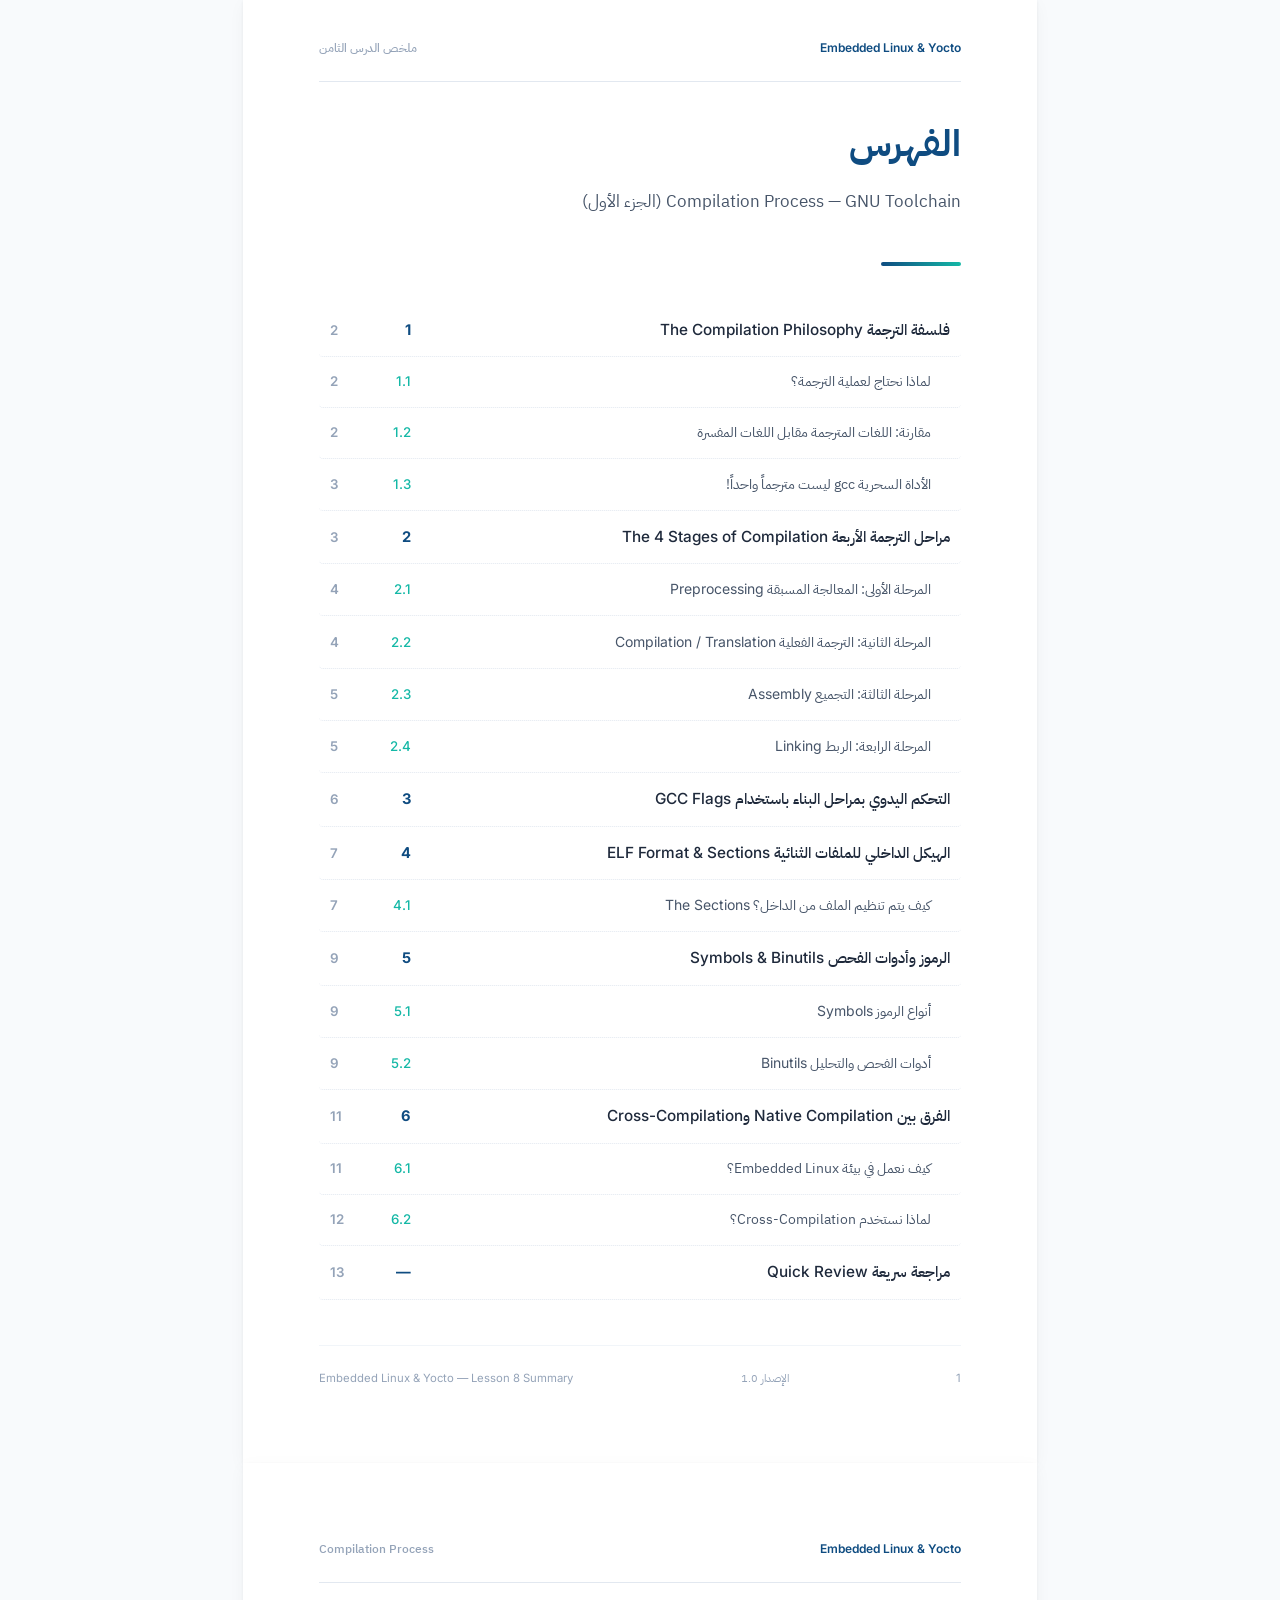
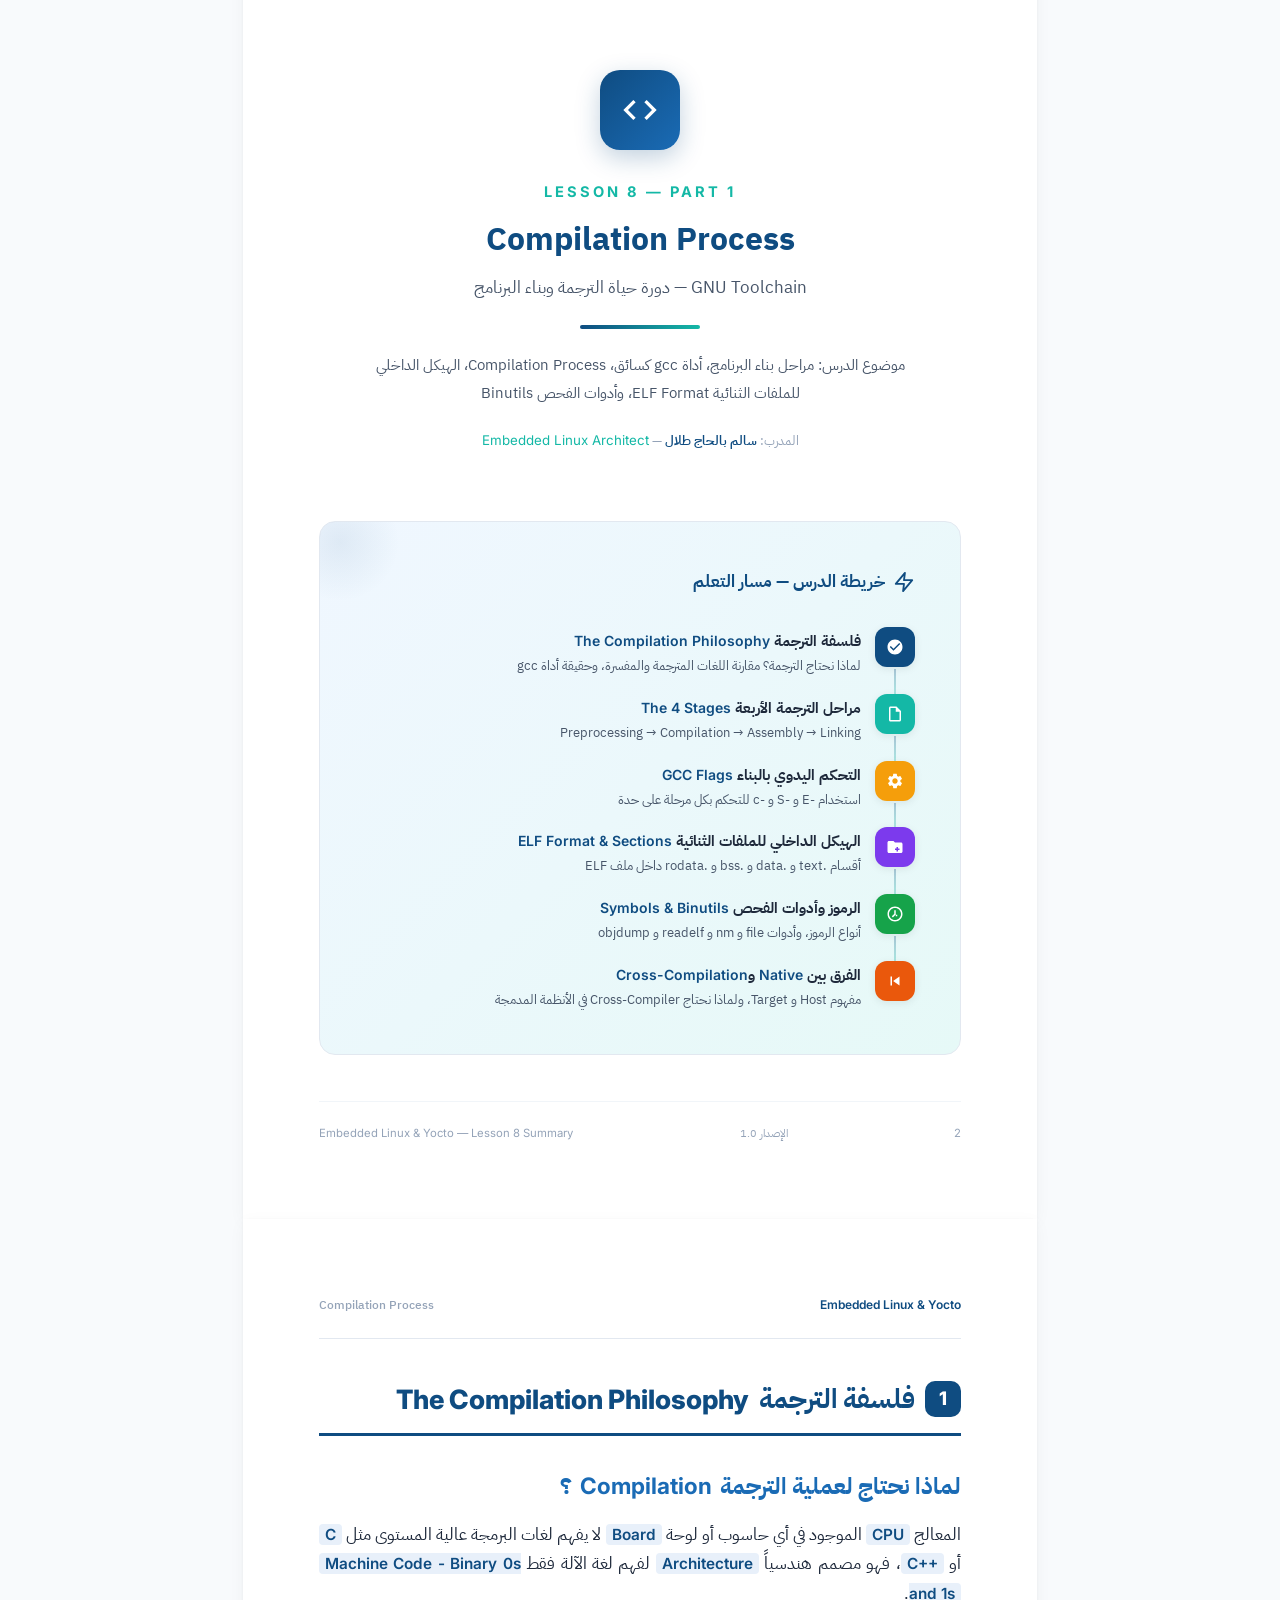
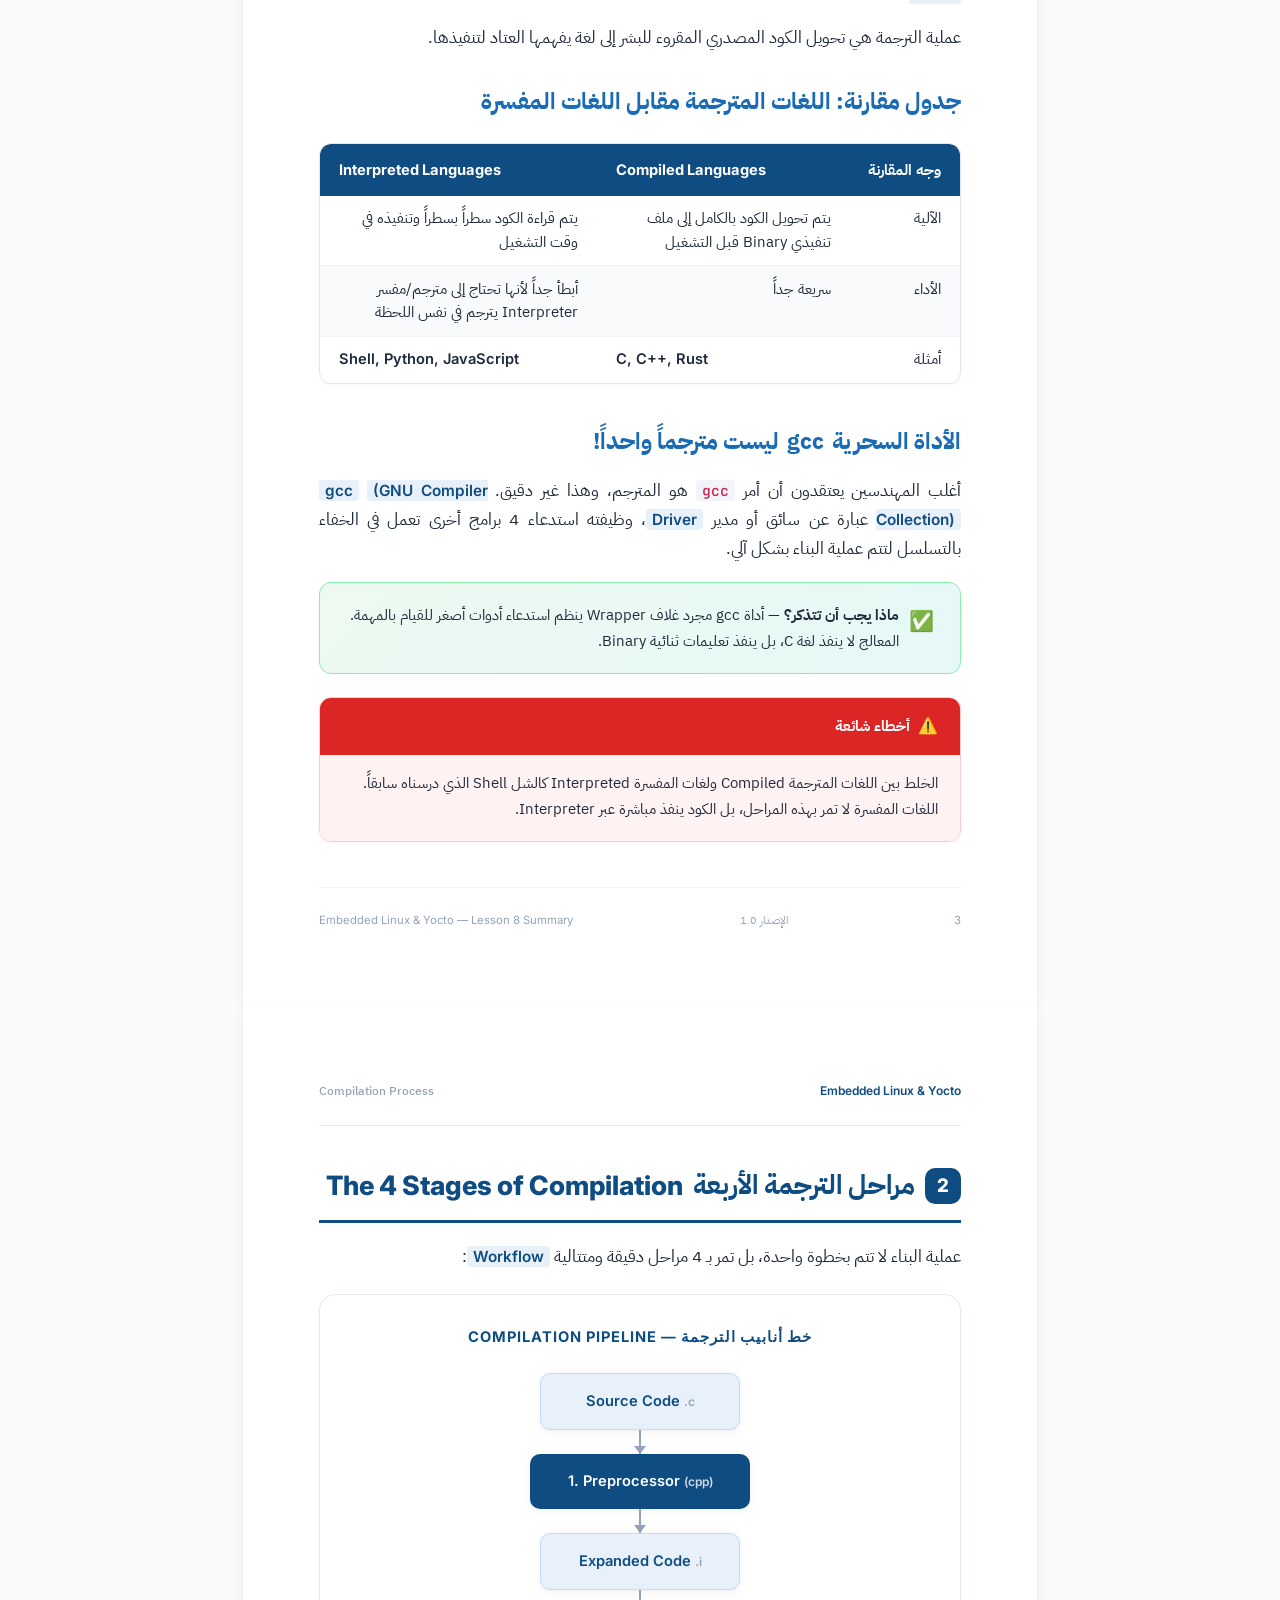
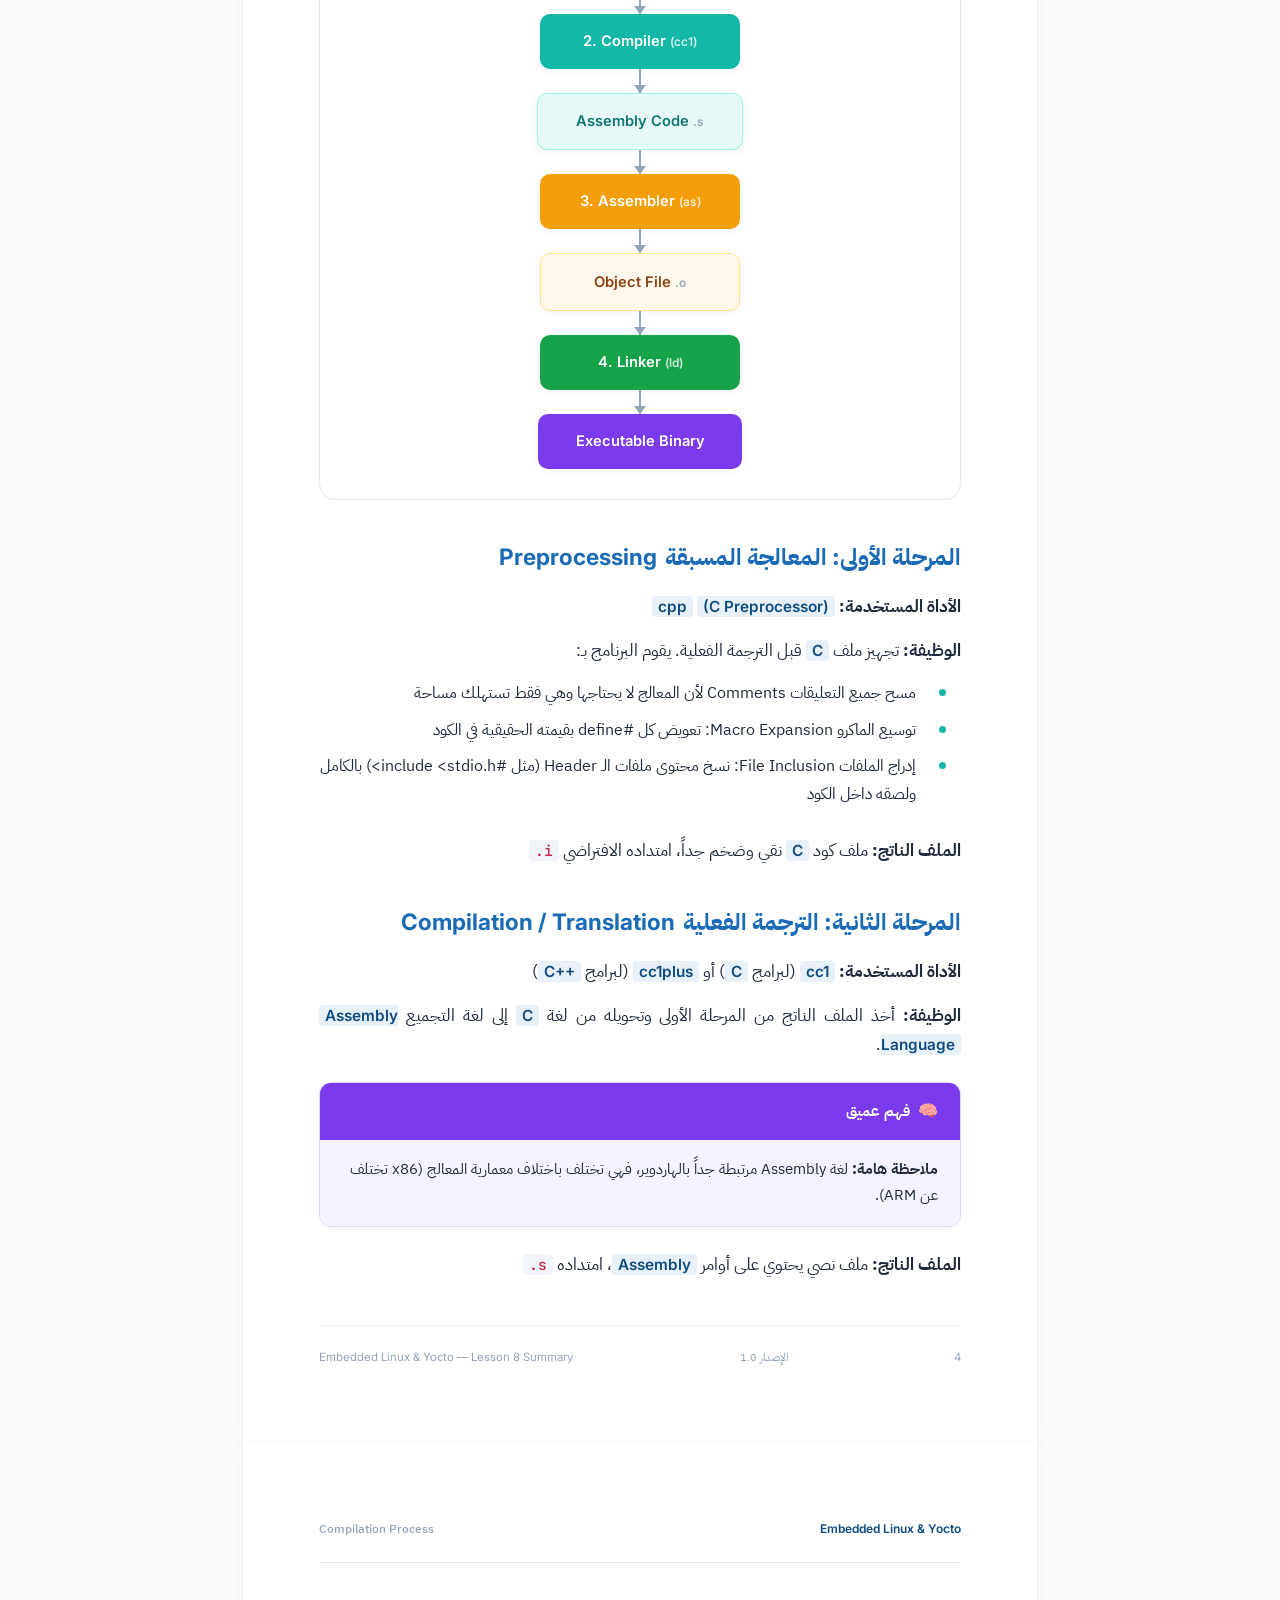
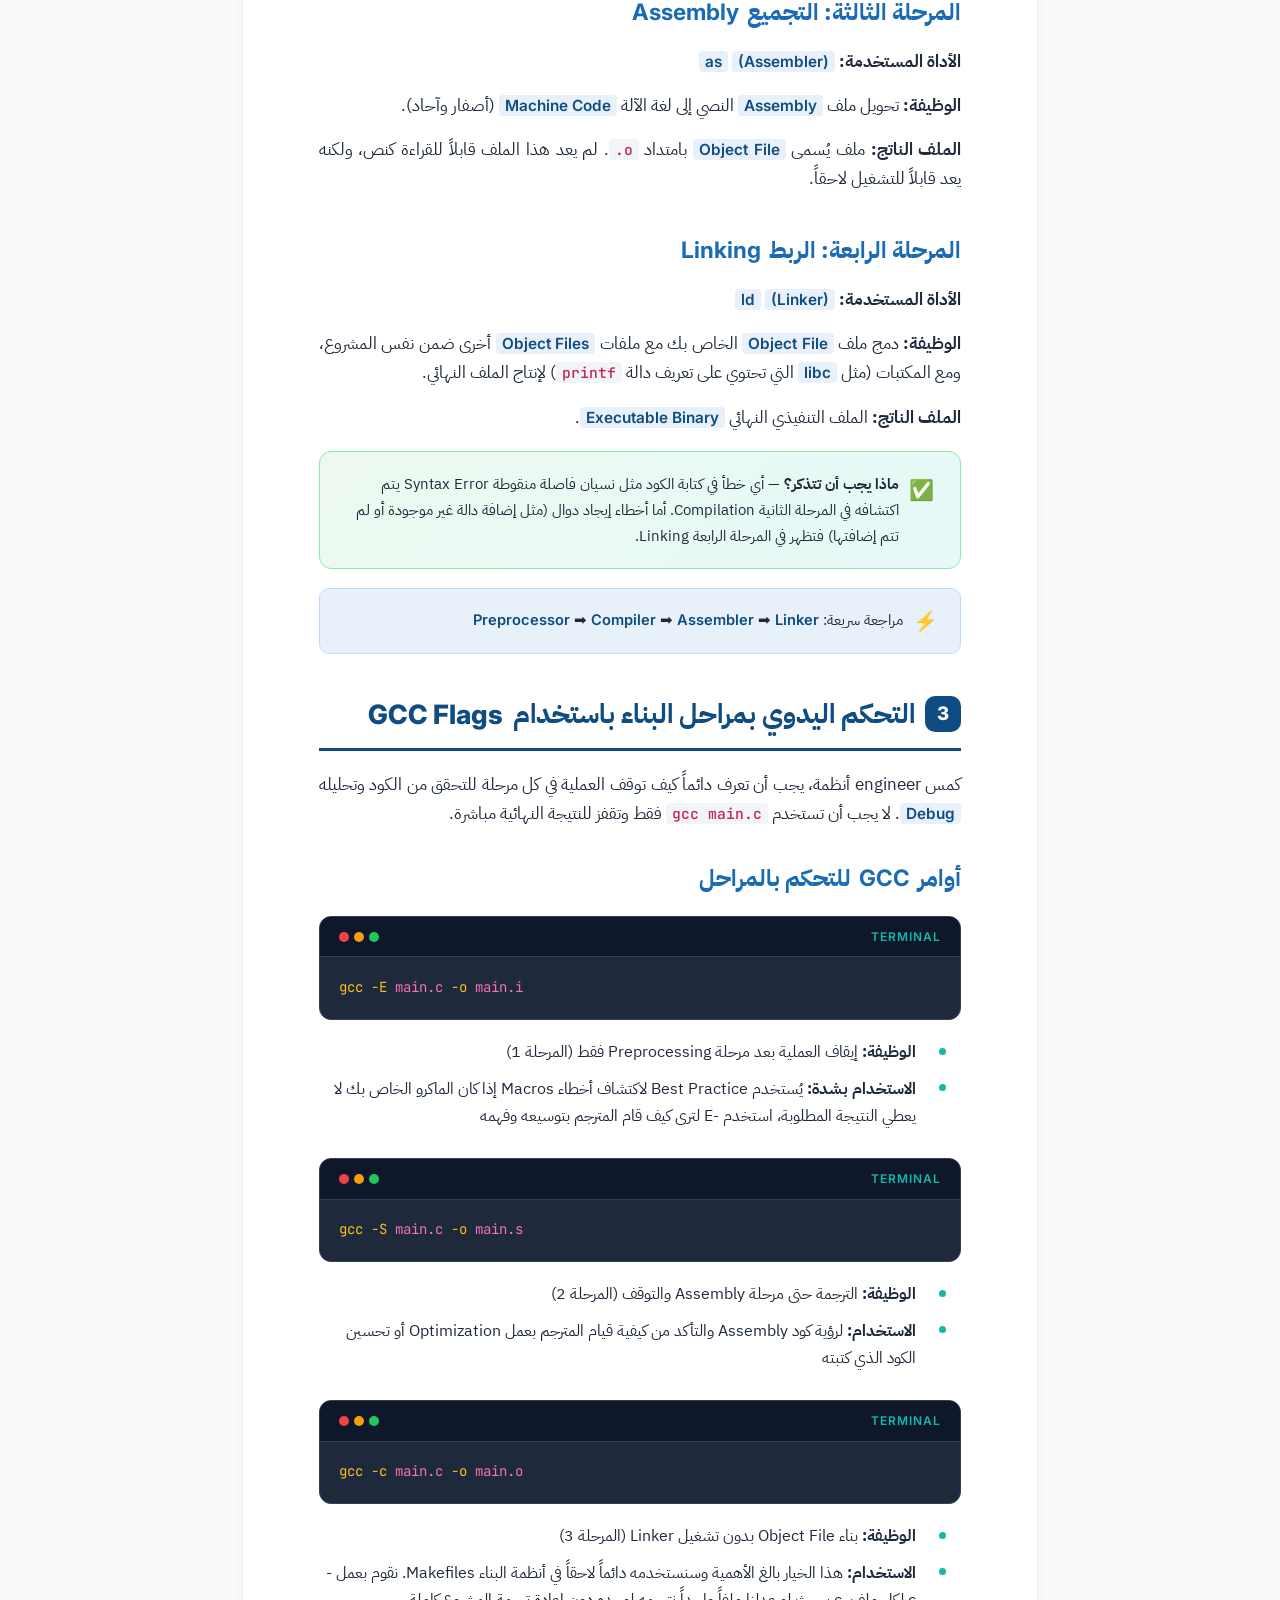
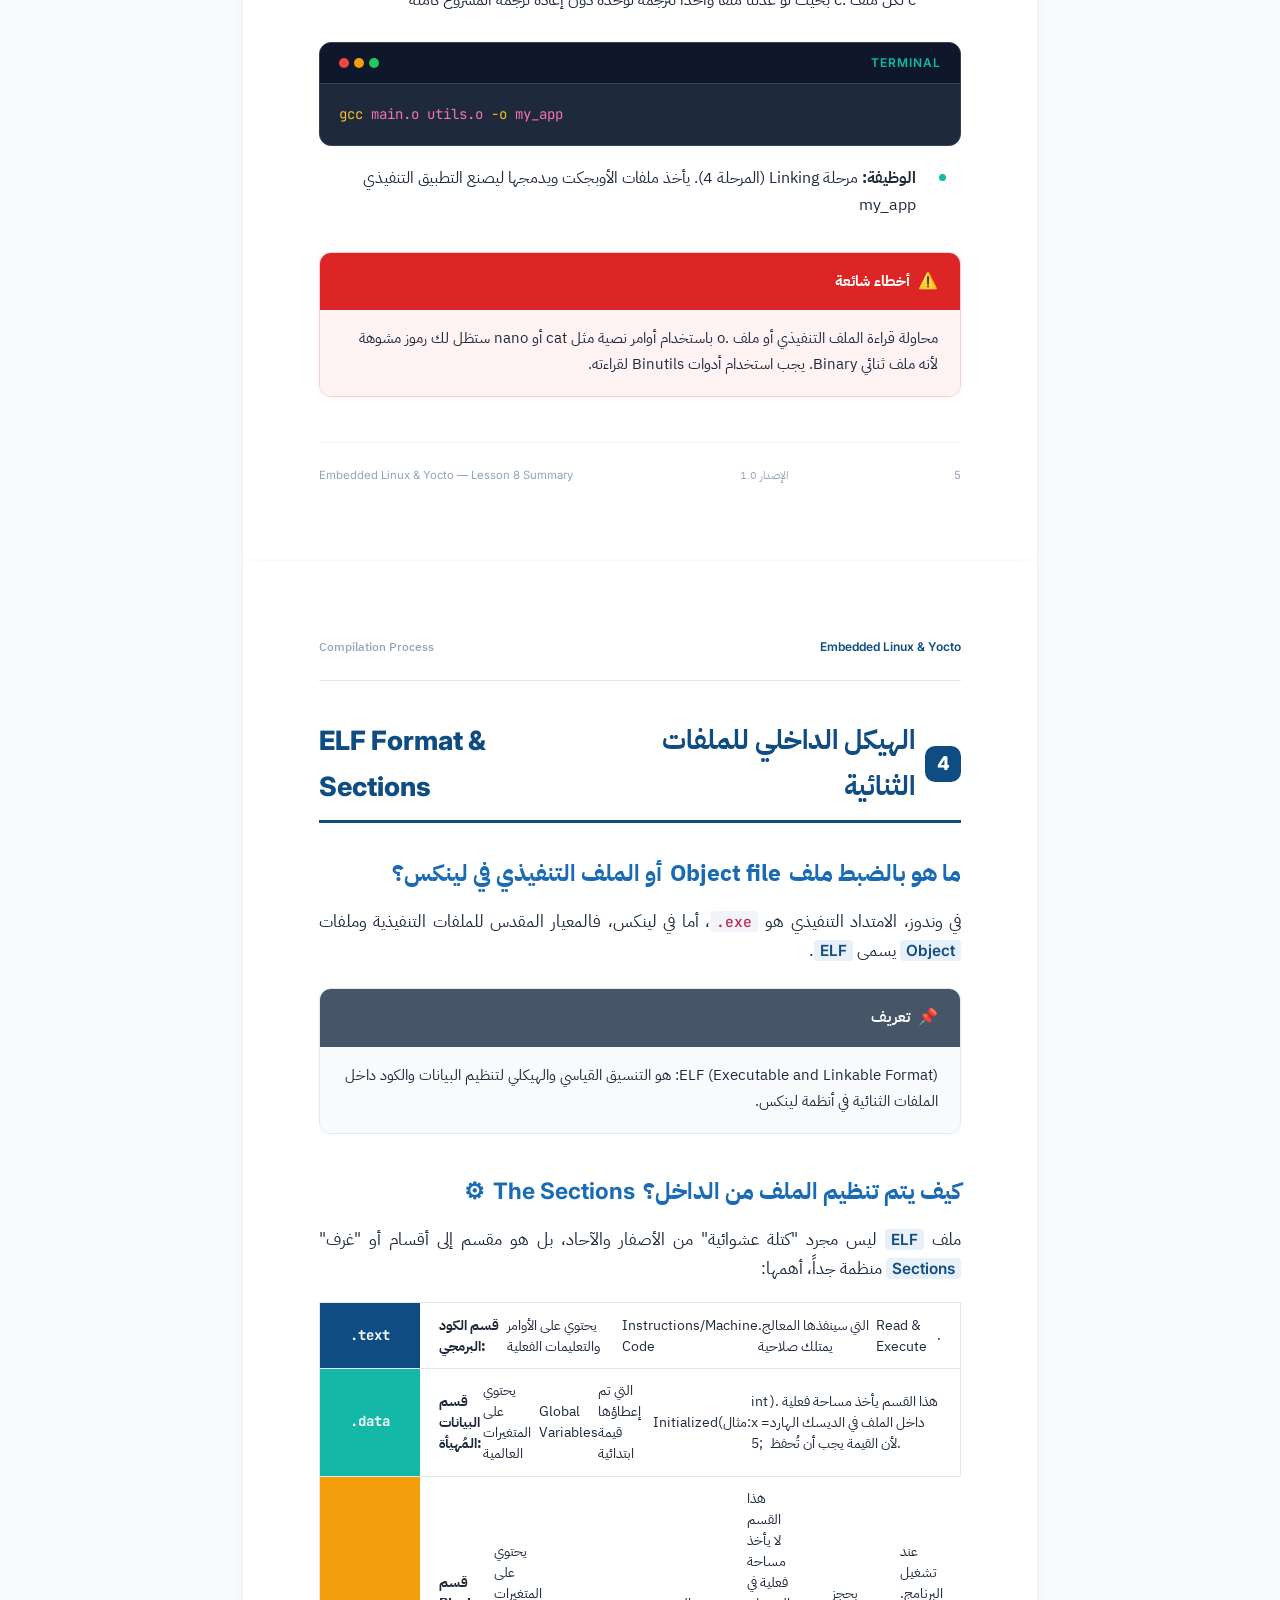
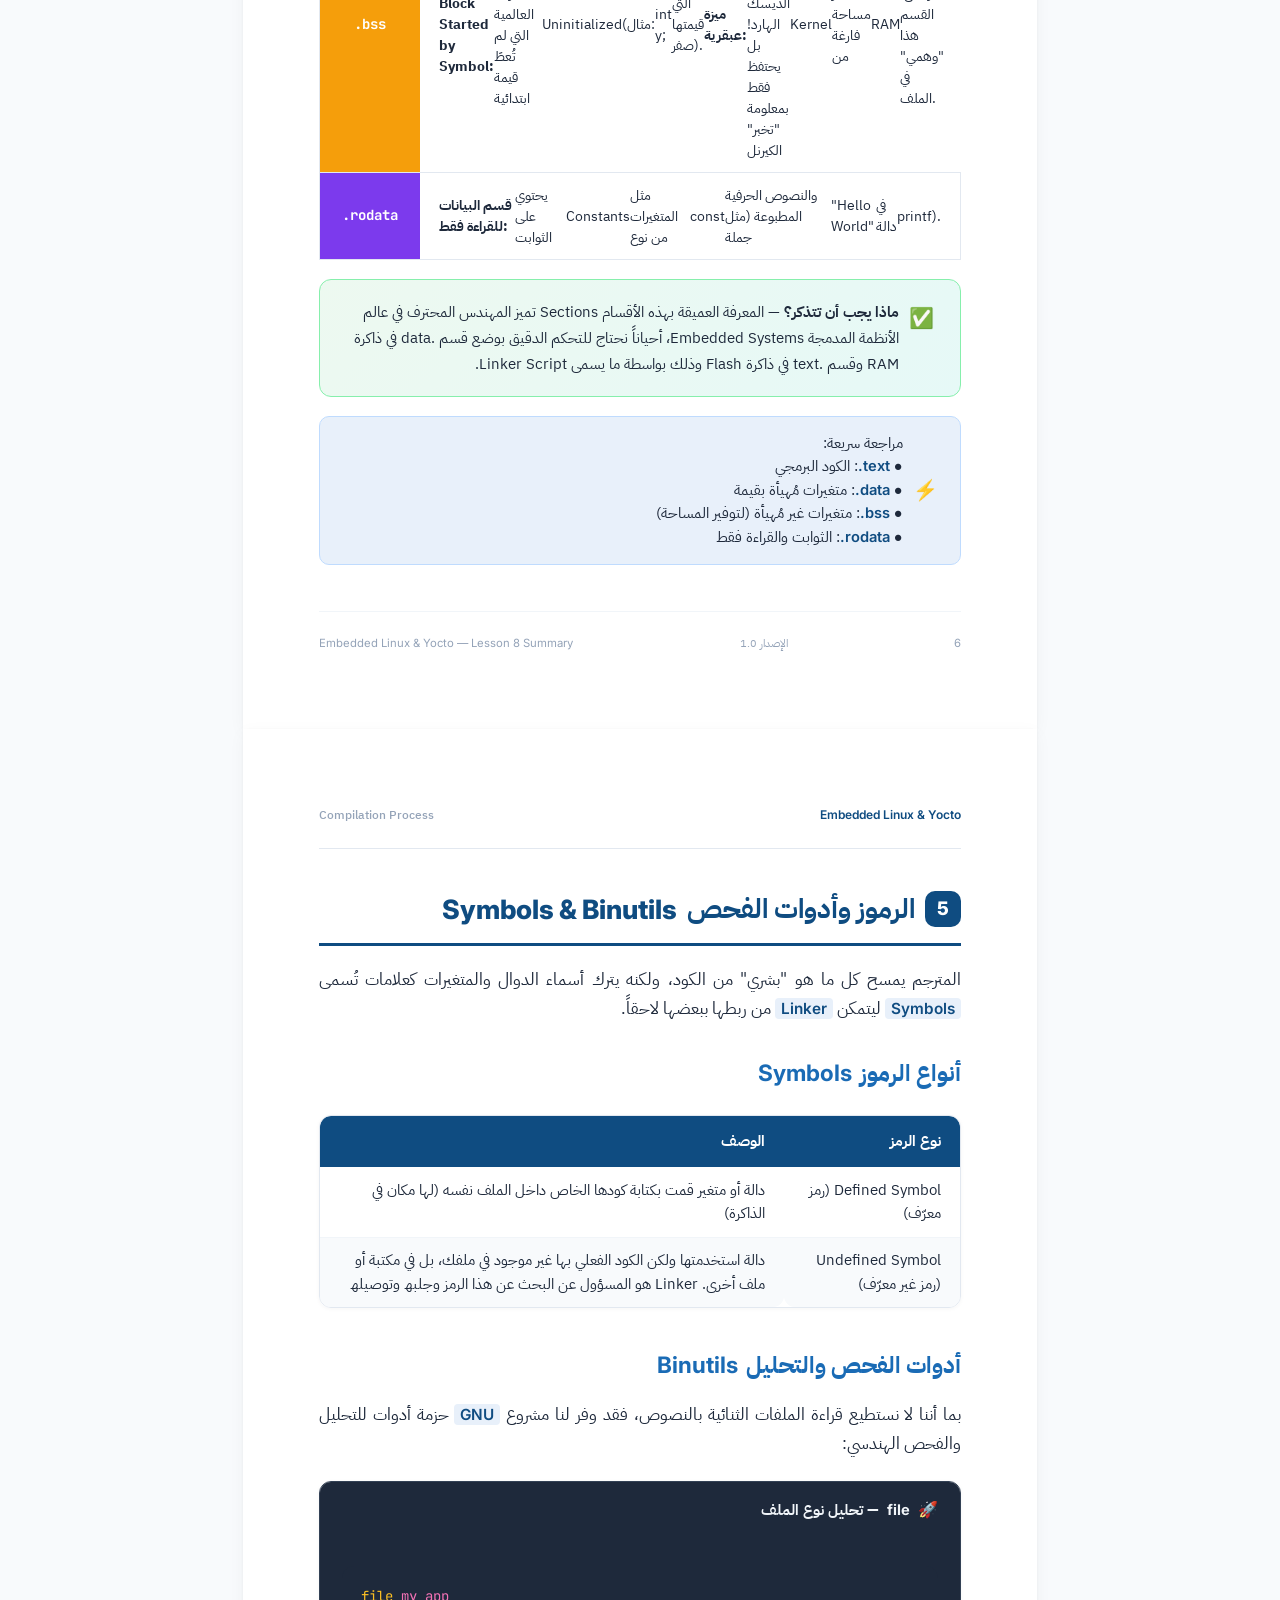
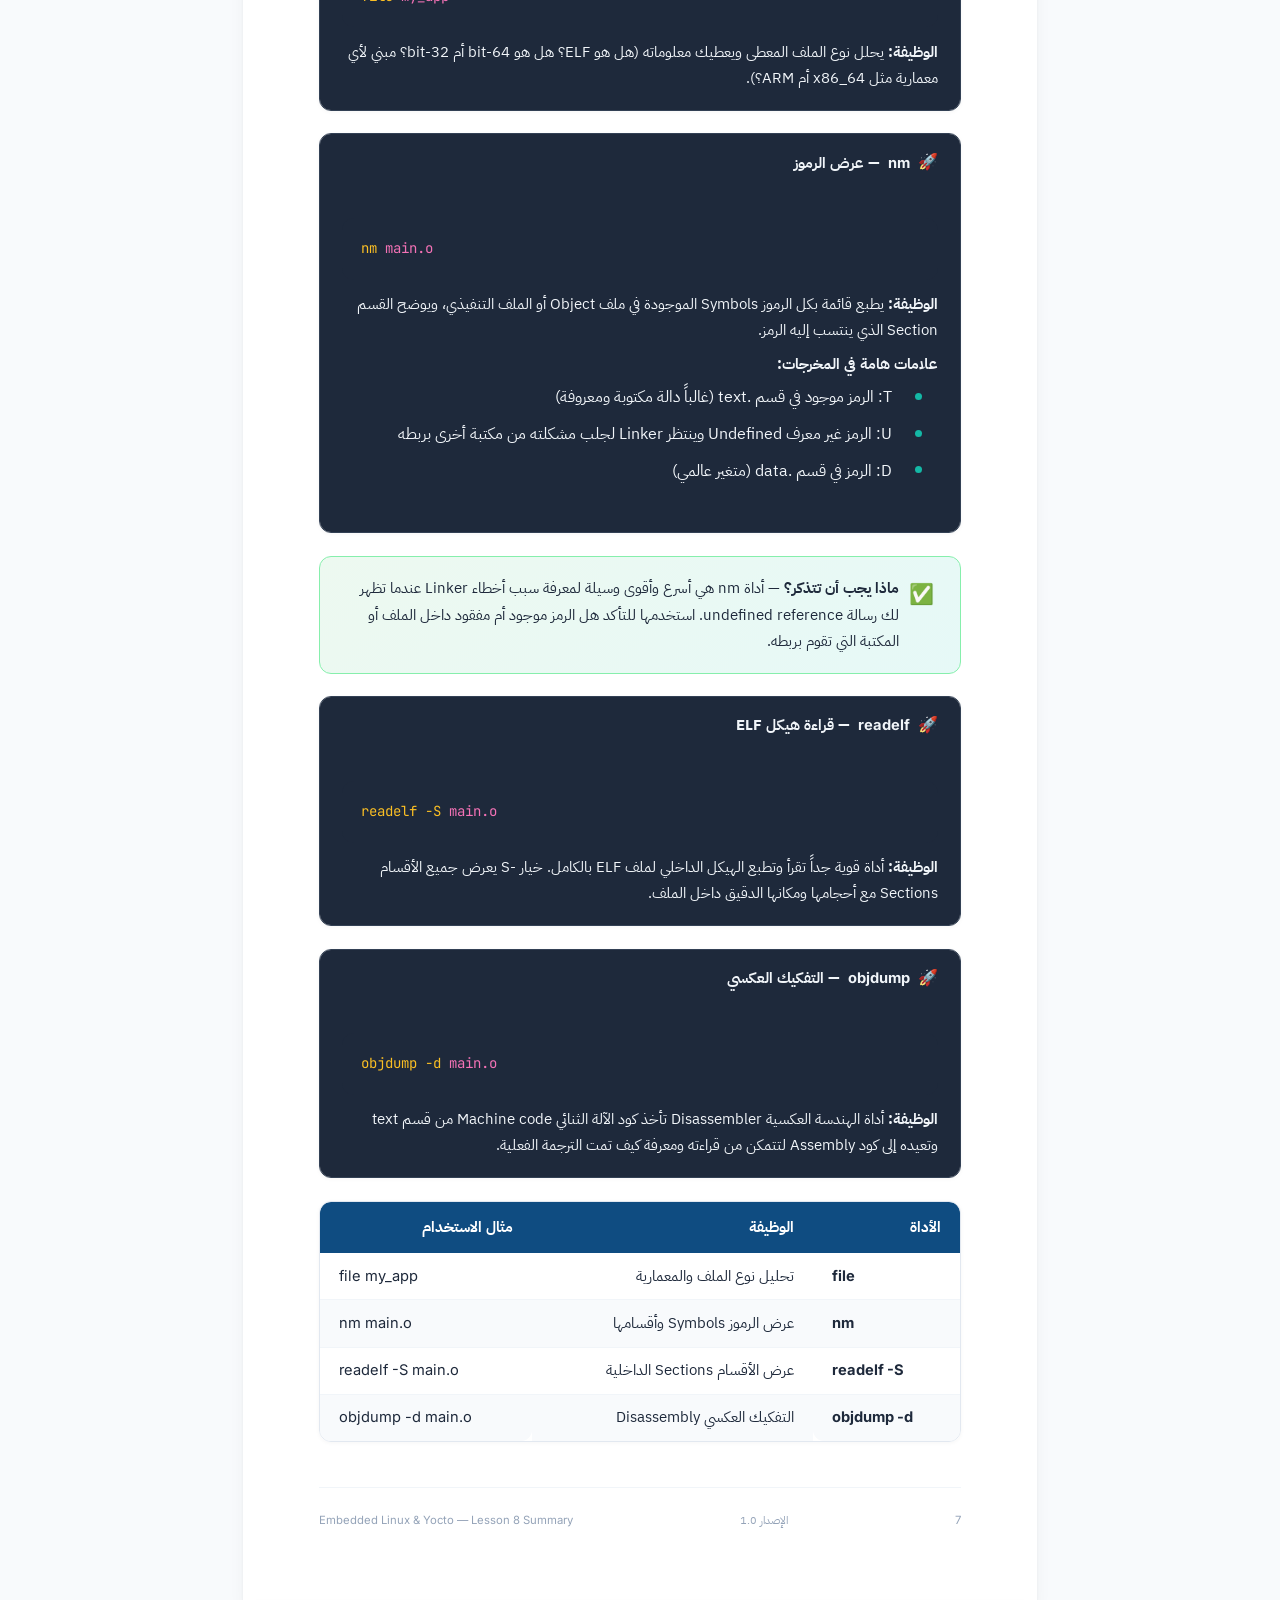
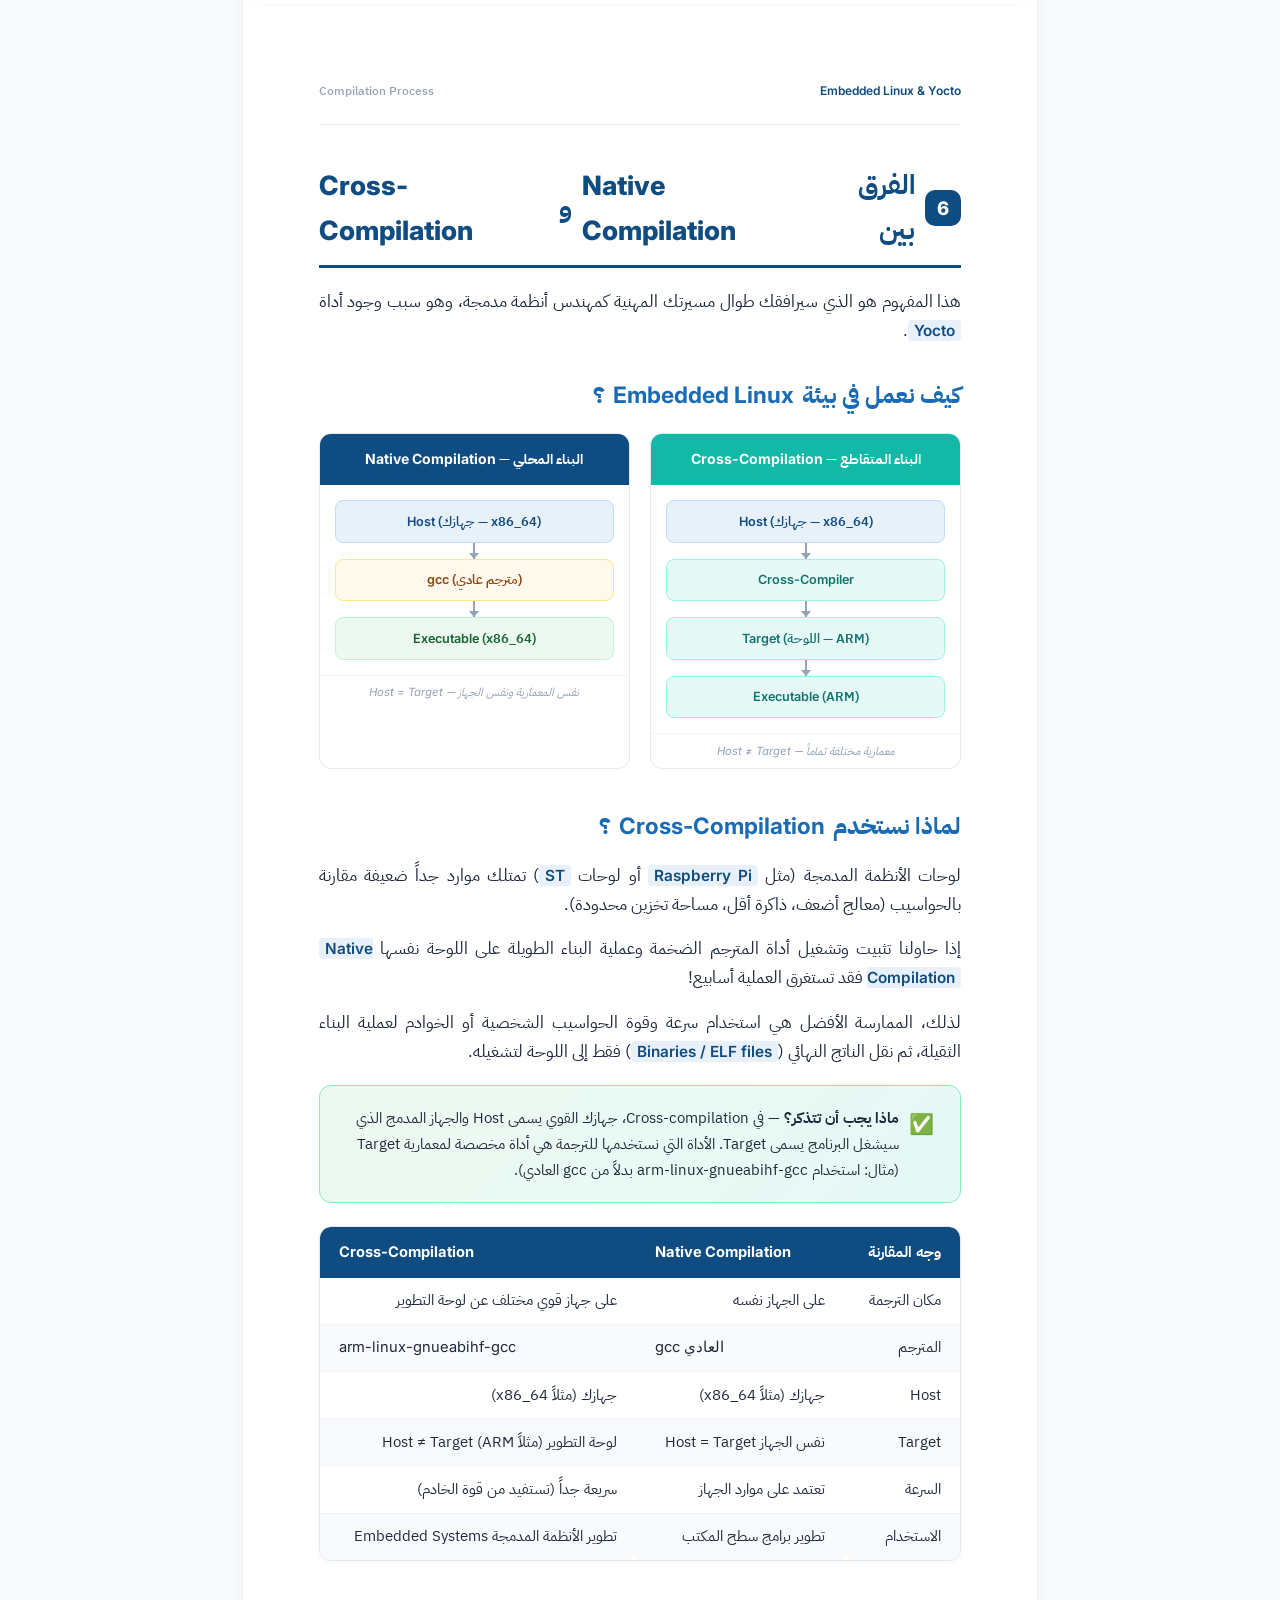
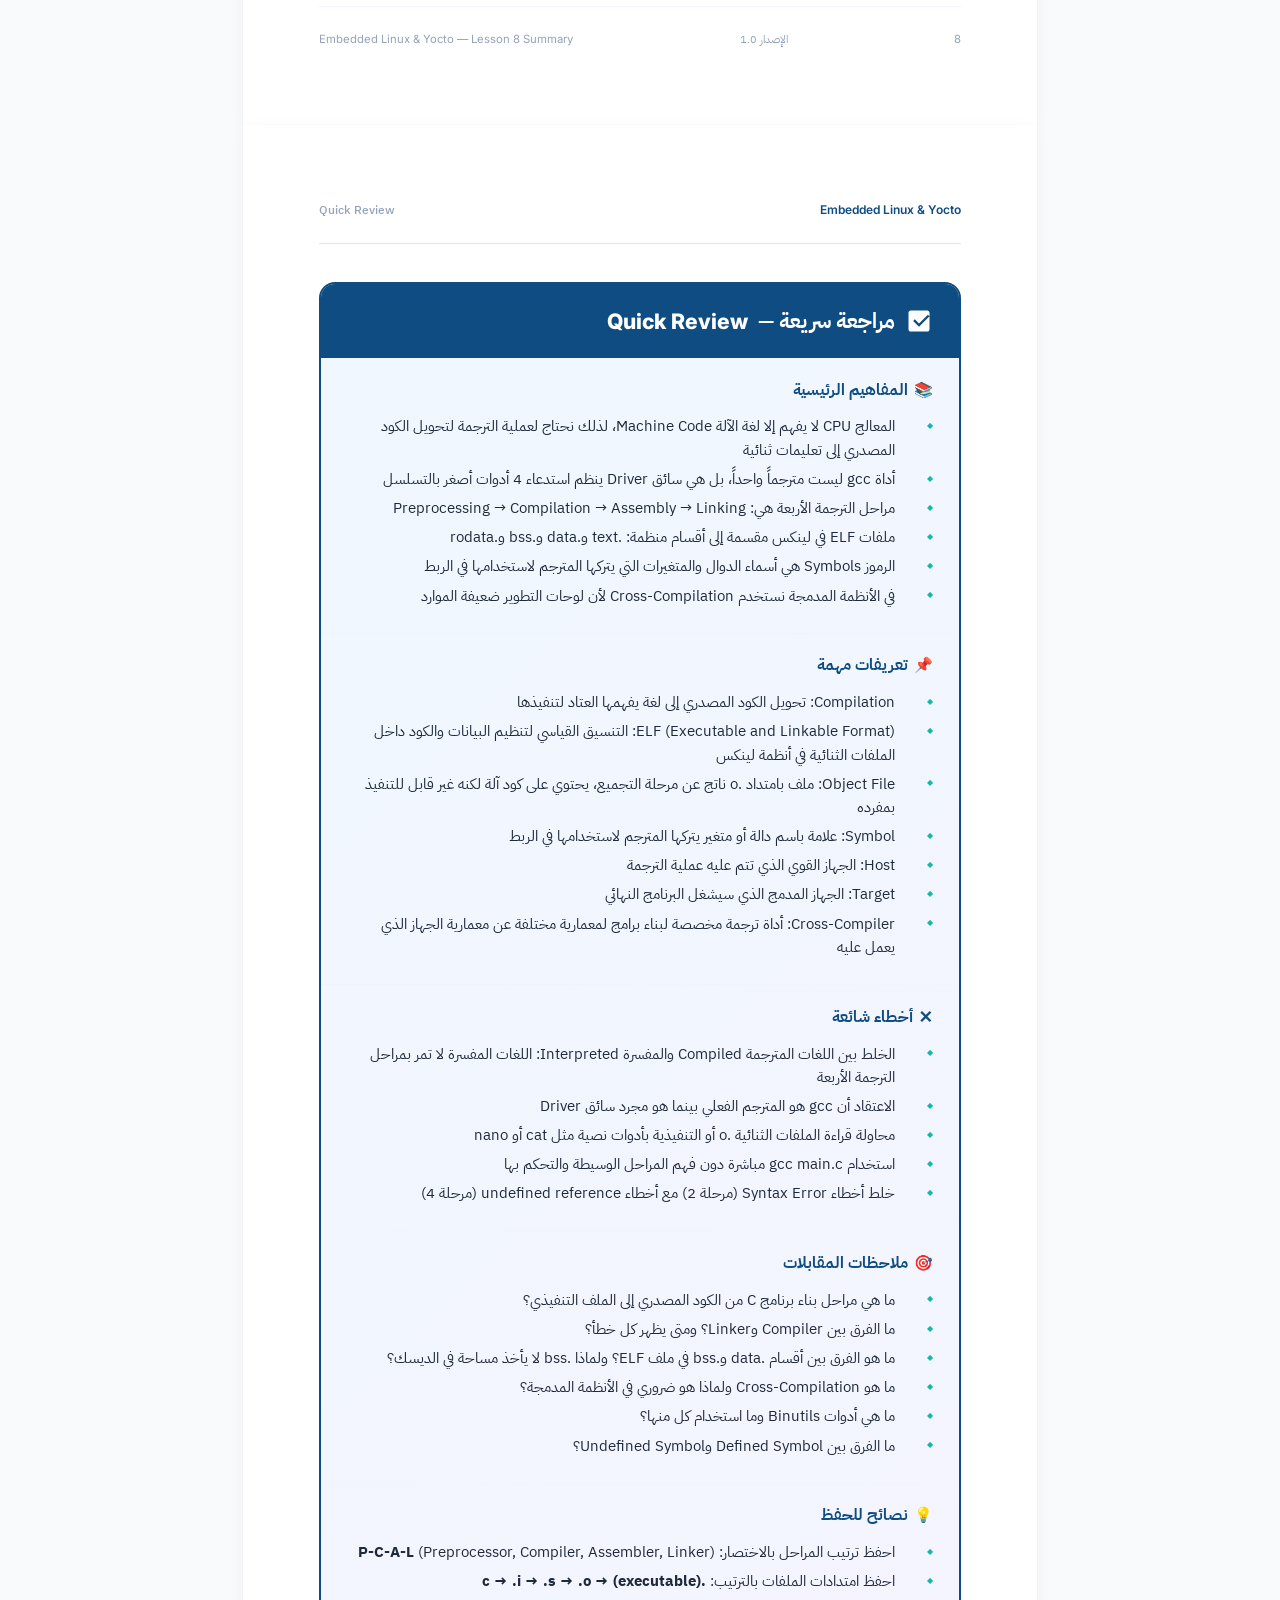
<file: EmbeddeLinuxAndYoctoGoldenCourse/Summaries/lec8/index.html>
<!DOCTYPE html>
<html lang="ar" dir="rtl">
<head>
<meta charset="UTF-8">
<meta name="viewport" content="width=device-width, initial-scale=1.0">
<title>Embedded Linux &amp; Yocto — الدرس الثامن: Compilation Process</title>
<link rel="preconnect" href="https://fonts.googleapis.com">
<link rel="preconnect" href="https://fonts.gstatic.com" crossorigin>
<link href="https://fonts.googleapis.com/css2?family=IBM+Plex+Sans+Arabic:wght@300;400;500;600;700&family=Inter:wght@300;400;500;600;700;800&family=JetBrains+Mono:wght@400;500;600&display=swap" rel="stylesheet">
<style>
  /* ── CSS Variables ── */
  :root {
    --primary: #0F4C81;
    --primary-light: #1a6bb5;
    --primary-bg: #e8f0fa;
    --secondary: #14B8A6;
    --secondary-bg: #e6f9f7;
    --accent: #F59E0B;
    --accent-bg: #fef9ec;
    --success: #16A34A;
    --success-bg: #edf9f0;
    --warning: #EA580C;
    --warning-bg: #fff4ed;
    --danger: #DC2626;
    --danger-bg: #fef2f2;
    --bg: #F8FAFC;
    --card: #FFFFFF;
    --text: #1e293b;
    --text-secondary: #475569;
    --text-muted: #94a3b8;
    --border: #e2e8f0;
    --border-light: #f1f5f9;
    --code-bg: #1e293b;
    --code-text: #e2e8f0;
    --purple: #7c3aed;
    --purple-bg: #f5f3ff;
    --dark-card: #1e293b;
    --dark-card-text: #f1f5f9;
    --font-ar: 'IBM Plex Sans Arabic', 'Cairo', sans-serif;
    --font-en: 'Inter', sans-serif;
    --font-code: 'JetBrains Mono', monospace;
  }

  /* ── Reset & Base ── */
  *, *::before, *::after { box-sizing: border-box; margin: 0; padding: 0; }

  html { font-size: 12.5pt; scroll-behavior: smooth; }

  body {
    font-family: var(--font-ar);
    background: var(--bg);
    color: var(--text);
    line-height: 1.7;
    direction: rtl;
    -webkit-font-smoothing: antialiased;
  }

  /* ── Page Container ── */
  .page {
    width: 210mm;
    min-height: 297mm;
    margin: 0 auto;
    background: var(--card);
    padding: 2cm;
    box-shadow: 0 1px 3px rgba(0,0,0,0.06), 0 4px 16px rgba(0,0,0,0.04);
    position: relative;
  }

  @media print {
    .page { box-shadow: none; margin: 0; page-break-after: always; }
    .no-print { display: none !important; }
  }

  @media screen and (max-width: 800px) {
    .page { width: 100%; padding: 1.2cm; box-shadow: none; }
  }

  /* ── Running Header ── */
  .running-header {
    display: flex;
    justify-content: space-between;
    align-items: center;
    padding-bottom: 0.6cm;
    border-bottom: 1.5px solid var(--border);
    margin-bottom: 0.8cm;
    font-size: 9pt;
    color: var(--text-muted);
    font-family: var(--font-ar);
  }
  .running-header .course-name {
    font-weight: 600;
    color: var(--primary);
    font-family: var(--font-en);
    direction: ltr;
    unicode-bidi: embed;
  }
  .running-header .chapter-name { font-weight: 500; }

  /* ── Running Footer ── */
  .running-footer {
    display: flex;
    justify-content: space-between;
    align-items: center;
    padding-top: 0.6cm;
    border-top: 1px solid var(--border-light);
    margin-top: 1.2cm;
    font-size: 8.5pt;
    color: var(--text-muted);
    font-family: var(--font-en);
    direction: ltr;
  }
  .running-footer .version { font-family: var(--font-ar); direction: rtl; }

  /* ── Table of Contents ── */
  .toc-page { padding-top: 1cm; }
  .toc-title {
    font-size: 28pt;
    font-weight: 800;
    color: var(--primary);
    margin-bottom: 0.3cm;
    font-family: var(--font-ar);
  }
  .toc-subtitle {
    font-size: 13pt;
    color: var(--text-secondary);
    margin-bottom: 1.2cm;
    font-weight: 400;
  }
  .toc-divider {
    width: 80px;
    height: 4px;
    background: linear-gradient(90deg, var(--primary), var(--secondary));
    border-radius: 2px;
    margin-bottom: 1cm;
  }
  .toc-list { list-style: none; }
  .toc-item {
    display: flex;
    align-items: baseline;
    padding: 0.35cm 0;
    border-bottom: 1px dotted var(--border);
    text-decoration: none;
    color: var(--text);
    transition: color 0.2s, background 0.2s;
    border-radius: 4px;
    padding-right: 0.3cm;
    padding-left: 0.3cm;
  }
  .toc-item:hover { color: var(--primary); background: var(--primary-bg); }
  .toc-number {
    font-family: var(--font-en);
    direction: ltr;
    unicode-bidi: embed;
    font-weight: 700;
    color: var(--primary);
    min-width: 40px;
    font-size: 11pt;
    margin-left: 0.3cm;
  }
  .toc-label { flex: 1; font-weight: 500; font-size: 11.5pt; }
  .toc-page-num {
    font-family: var(--font-en);
    direction: ltr;
    unicode-bidi: embed;
    color: var(--text-muted);
    font-weight: 600;
    font-size: 10pt;
    min-width: 30px;
    text-align: left;
  }
  .toc-sub {
    padding-right: 0.8cm;
  }
  .toc-sub .toc-label { font-weight: 400; font-size: 10.5pt; color: var(--text-secondary); }
  .toc-sub .toc-number { font-weight: 500; color: var(--secondary); font-size: 10pt; }
  .toc-subsub {
    padding-right: 1.6cm;
  }
  .toc-subsub .toc-label { font-weight: 400; font-size: 10pt; color: var(--text-muted); }

  /* ── Chapter Opening ── */
  .chapter-opening {
    text-align: center;
    padding: 1.5cm 0 1cm;
  }
  .chapter-icon-wrap {
    width: 80px;
    height: 80px;
    border-radius: 20px;
    background: linear-gradient(135deg, var(--primary), var(--primary-light));
    display: flex;
    align-items: center;
    justify-content: center;
    margin: 0 auto 0.8cm;
    box-shadow: 0 8px 24px rgba(15,76,129,0.25);
  }
  .chapter-icon-wrap svg { width: 40px; height: 40px; fill: #fff; }
  .chapter-num-label {
    font-family: var(--font-en);
    direction: ltr;
    unicode-bidi: embed;
    font-size: 11pt;
    font-weight: 700;
    color: var(--secondary);
    letter-spacing: 3px;
    text-transform: uppercase;
    margin-bottom: 0.3cm;
  }
  .chapter-title {
    font-size: 24pt;
    font-weight: 800;
    color: var(--primary);
    line-height: 1.4;
    margin-bottom: 0.3cm;
  }
  .chapter-subtitle {
    font-size: 13pt;
    color: var(--text-secondary);
    font-weight: 400;
    margin-bottom: 0.6cm;
  }
  .chapter-divider {
    width: 120px;
    height: 4px;
    background: linear-gradient(90deg, var(--primary), var(--secondary));
    border-radius: 2px;
    margin: 0 auto 0.6cm;
  }
  .chapter-intro {
    max-width: 85%;
    margin: 0 auto;
    font-size: 11.5pt;
    color: var(--text-secondary);
    line-height: 1.8;
  }
  .chapter-instructor {
    margin-top: 0.6cm;
    font-size: 10pt;
    color: var(--text-muted);
  }
  .chapter-instructor strong { color: var(--primary); font-weight: 600; }

  /* ── Animated Chapter Overview ── */
  .overview-section {
    background: linear-gradient(135deg, #f0f7ff 0%, #e6f9f7 100%);
    border: 1.5px solid var(--border);
    border-radius: 16px;
    padding: 1.2cm;
    margin: 0.8cm 0;
    position: relative;
    overflow: hidden;
  }
  .overview-section::before {
    content: '';
    position: absolute;
    top: -40px;
    left: -40px;
    width: 120px;
    height: 120px;
    background: radial-gradient(circle, rgba(15,76,129,0.08), transparent 70%);
    border-radius: 50%;
  }
  .overview-title {
    font-size: 13pt;
    font-weight: 700;
    color: var(--primary);
    margin-bottom: 0.8cm;
    display: flex;
    align-items: center;
    gap: 8px;
  }
  .overview-title svg { width: 22px; height: 22px; flex-shrink: 0; }
  .overview-flow {
    display: flex;
    flex-direction: column;
    gap: 0;
    position: relative;
  }
  .overview-step {
    display: flex;
    align-items: flex-start;
    gap: 14px;
    position: relative;
    padding-bottom: 0.5cm;
  }
  .overview-step:last-child { padding-bottom: 0; }
  .overview-step:not(:last-child)::after {
    content: '';
    position: absolute;
    right: 19px;
    top: 42px;
    bottom: 0;
    width: 2px;
    background: linear-gradient(to bottom, var(--primary), var(--secondary));
    opacity: 0.3;
  }
  .step-icon {
    width: 40px;
    height: 40px;
    border-radius: 12px;
    display: flex;
    align-items: center;
    justify-content: center;
    flex-shrink: 0;
    font-size: 16px;
    box-shadow: 0 2px 8px rgba(0,0,0,0.08);
  }
  .step-icon.blue { background: var(--primary); color: #fff; }
  .step-icon.teal { background: var(--secondary); color: #fff; }
  .step-icon.amber { background: var(--accent); color: #fff; }
  .step-icon.green { background: var(--success); color: #fff; }
  .step-icon.purple { background: var(--purple); color: #fff; }
  .step-icon.orange { background: var(--warning); color: #fff; }
  .step-content { flex: 1; padding-top: 2px; }
  .step-label {
    font-weight: 700;
    font-size: 11pt;
    color: var(--text);
    margin-bottom: 2px;
  }
  .step-label .en {
    font-family: var(--font-en);
    direction: ltr;
    unicode-bidi: embed;
    color: var(--primary);
    font-weight: 600;
    font-size: 10.5pt;
  }
  .step-desc {
    font-size: 9.5pt;
    color: var(--text-secondary);
    line-height: 1.5;
  }

  /* ── Section Headings ── */
  .section-heading {
    font-size: 20pt;
    font-weight: 800;
    color: var(--primary);
    margin: 1cm 0 0.5cm;
    padding-bottom: 0.3cm;
    border-bottom: 3px solid var(--primary);
    display: flex;
    align-items: center;
    gap: 10px;
  }
  .section-heading .sec-num {
    font-family: var(--font-en);
    direction: ltr;
    unicode-bidi: embed;
    background: var(--primary);
    color: #fff;
    width: 36px;
    height: 36px;
    border-radius: 10px;
    display: flex;
    align-items: center;
    justify-content: center;
    font-size: 14pt;
    font-weight: 800;
    flex-shrink: 0;
  }
  .subsection-heading {
    font-size: 17pt;
    font-weight: 700;
    color: var(--primary-light);
    margin: 0.8cm 0 0.4cm;
    display: flex;
    align-items: center;
    gap: 8px;
  }
  .sub-subsection-heading {
    font-size: 14pt;
    font-weight: 600;
    color: var(--text);
    margin: 0.6cm 0 0.3cm;
    padding-right: 0.5cm;
    border-right: 3px solid var(--secondary);
  }

  /* ── Body Text ── */
  .body-text {
    font-size: 12.5pt;
    line-height: 1.75;
    color: var(--text);
    text-align: justify;
    margin-bottom: 0.4cm;
  }
  .body-text .en-term {
    font-family: var(--font-en);
    direction: ltr;
    unicode-bidi: embed;
    font-weight: 600;
    color: var(--primary);
    font-size: 11.5pt;
    background: var(--primary-bg);
    padding: 1px 6px;
    border-radius: 4px;
  }
  .body-text .code-inline {
    font-family: var(--font-code);
    direction: ltr;
    unicode-bidi: embed;
    background: #f1f5f9;
    color: #c7254e;
    padding: 1px 6px;
    border-radius: 4px;
    font-size: 11pt;
    font-weight: 500;
  }

  /* ── Bullet & Numbered Lists ── */
  .styled-list {
    list-style: none;
    padding: 0;
    margin: 0.3cm 0 0.5cm;
  }
  .styled-list li {
    position: relative;
    padding-right: 1.2cm;
    padding-bottom: 0.25cm;
    font-size: 12pt;
    line-height: 1.7;
  }
  .styled-list li::before {
    content: '';
    position: absolute;
    right: 0.4cm;
    top: 0.55em;
    width: 7px;
    height: 7px;
    border-radius: 50%;
    background: var(--secondary);
  }
  .styled-list.numbered { counter-reset: ar-list; }
  .styled-list.numbered li { counter-increment: ar-list; }
  .styled-list.numbered li::before {
    content: counter(ar-list);
    background: var(--primary);
    color: #fff;
    width: 22px;
    height: 22px;
    border-radius: 6px;
    display: flex;
    align-items: center;
    justify-content: center;
    font-size: 9pt;
    font-weight: 700;
    font-family: var(--font-en);
    direction: ltr;
    top: 0.35em;
    right: 0.15cm;
  }

  /* ── Callout Boxes ── */
  .callout {
    border-radius: 12px;
    margin: 0.6cm 0;
    overflow: hidden;
    border: 1px solid var(--border);
    box-shadow: 0 1px 4px rgba(0,0,0,0.04);
  }
  .callout-header {
    display: flex;
    align-items: center;
    gap: 8px;
    padding: 0.4cm 0.6cm;
    font-weight: 700;
    font-size: 11pt;
  }
  .callout-header .icon { font-size: 16px; flex-shrink: 0; }
  .callout-body {
    padding: 0.4cm 0.6cm 0.5cm;
    font-size: 11.5pt;
    line-height: 1.7;
  }
  .callout-body p { margin-bottom: 0.2cm; }
  .callout-body p:last-child { margin-bottom: 0; }

  /* Blue - Concept */
  .callout.concept { border-color: #bfdbfe; }
  .callout.concept .callout-header { background: var(--primary); color: #fff; }
  .callout.concept .callout-body { background: var(--primary-bg); color: var(--text); }

  /* Green - Key Takeaway */
  .callout.takeaway { border-color: #bbf7d0; }
  .callout.takeaway .callout-header { background: var(--success); color: #fff; }
  .callout.takeaway .callout-body { background: var(--success-bg); }

  /* Orange - Tip */
  .callout.tip { border-color: #fed7aa; }
  .callout.tip .callout-header { background: var(--accent); color: #fff; }
  .callout.tip .callout-body { background: var(--accent-bg); }

  /* Red - Important / Warning */
  .callout.warning { border-color: #fecaca; }
  .callout.warning .callout-header { background: var(--danger); color: #fff; }
  .callout.warning .callout-body { background: var(--danger-bg); }

  /* Gray - Definition */
  .callout.definition { border-color: var(--border); }
  .callout.definition .callout-header { background: #475569; color: #fff; }
  .callout.definition .callout-body { background: #f8fafc; }

  /* Purple - Deep Understanding */
  .callout.deep { border-color: #ddd6fe; }
  .callout.deep .callout-header { background: var(--purple); color: #fff; }
  .callout.deep .callout-body { background: var(--purple-bg); }

  /* Dark - Practical Example */
  .callout.practical { border-color: #334155; }
  .callout.practical .callout-header { background: var(--dark-card); color: #f1f5f9; }
  .callout.practical .callout-body { background: var(--dark-card); color: var(--dark-card-text); }

  /* ── Remember Box (special style) ── */
  .remember-box {
    background: linear-gradient(135deg, var(--success-bg), #e6f9f7);
    border: 1.5px solid #86efac;
    border-radius: 12px;
    padding: 0.5cm 0.7cm;
    margin: 0.5cm 0;
    display: flex;
    align-items: flex-start;
    gap: 10px;
  }
  .remember-box .rem-icon {
    font-size: 20px;
    flex-shrink: 0;
    margin-top: 2px;
  }
  .remember-box .rem-content {
    font-size: 11.5pt;
    line-height: 1.7;
    color: var(--text);
  }

  /* ── Quick Review Box ── */
  .quick-review {
    background: linear-gradient(135deg, #f0f7ff, #f5f3ff);
    border: 2px solid var(--primary);
    border-radius: 16px;
    margin: 1cm 0 0.5cm;
    overflow: hidden;
  }
  .qr-header {
    background: var(--primary);
    color: #fff;
    padding: 0.5cm 0.7cm;
    font-size: 16pt;
    font-weight: 800;
    display: flex;
    align-items: center;
    gap: 10px;
  }
  .qr-section {
    padding: 0.5cm 0.7cm;
    border-bottom: 1px solid var(--border-light);
  }
  .qr-section:last-child { border-bottom: none; }
  .qr-section-title {
    font-size: 12pt;
    font-weight: 700;
    color: var(--primary);
    margin-bottom: 0.3cm;
    display: flex;
    align-items: center;
    gap: 6px;
  }
  .qr-section-title .qr-icon { font-size: 15px; }
  .qr-list {
    list-style: none;
    padding: 0;
  }
  .qr-list li {
    padding-right: 1cm;
    padding-bottom: 0.15cm;
    font-size: 11pt;
    line-height: 1.6;
    position: relative;
  }
  .qr-list li::before {
    content: '◆';
    position: absolute;
    right: 0;
    color: var(--secondary);
    font-size: 8px;
    top: 0.45em;
  }
  .qr-checklist li::before {
    content: '☐';
    font-size: 13px;
    top: 0.15em;
    color: var(--primary);
  }

  /* ── Tables ── */
  .pro-table-wrap {
    margin: 0.6cm 0;
    overflow-x: auto;
    border-radius: 12px;
    border: 1px solid var(--border);
    box-shadow: 0 1px 4px rgba(0,0,0,0.04);
  }
  .pro-table {
    width: 100%;
    border-collapse: collapse;
    font-size: 11pt;
  }
  .pro-table thead th {
    background: var(--primary);
    color: #fff;
    font-weight: 700;
    padding: 0.35cm 0.5cm;
    text-align: right;
    font-size: 11pt;
    white-space: nowrap;
  }
  .pro-table thead th:first-child { border-radius: 0 11px 0 0; }
  .pro-table thead th:last-child { border-radius: 11px 0 0 0; }
  .pro-table tbody td {
    padding: 0.3cm 0.5cm;
    border-bottom: 1px solid var(--border-light);
    vertical-align: top;
    line-height: 1.6;
  }
  .pro-table tbody tr:nth-child(even) { background: #f8fafc; }
  .pro-table tbody tr:last-child td { border-bottom: none; }
  .pro-table tbody tr:last-child td:first-child { border-radius: 0 0 0 11px; }
  .pro-table tbody tr:last-child td:last-child { border-radius: 0 0 11px 0; }
  .pro-table .en-cell {
    font-family: var(--font-en);
    direction: ltr;
    unicode-bidi: embed;
    text-align: left;
  }
  .pro-table .center-cell { text-align: center; }

  /* ── Code Blocks ── */
  .code-block {
    background: var(--code-bg);
    border-radius: 12px;
    margin: 0.5cm 0;
    overflow: hidden;
    border: 1px solid #334155;
    direction: ltr;
    text-align: left;
  }
  .code-header {
    display: flex;
    justify-content: space-between;
    align-items: center;
    padding: 0.25cm 0.5cm;
    background: #0f172a;
    border-bottom: 1px solid #334155;
  }
  .code-lang {
    font-family: var(--font-en);
    font-size: 9pt;
    font-weight: 600;
    color: var(--secondary);
    text-transform: uppercase;
    letter-spacing: 1px;
  }
  .code-dots {
    display: flex;
    gap: 5px;
  }
  .code-dots span {
    width: 10px;
    height: 10px;
    border-radius: 50%;
  }
  .code-dots span:nth-child(1) { background: #ef4444; }
  .code-dots span:nth-child(2) { background: #f59e0b; }
  .code-dots span:nth-child(3) { background: #22c55e; }
  .code-body {
    padding: 0.5cm;
    overflow-x: auto;
    font-family: var(--font-code);
    font-size: 10.5pt;
    line-height: 1.7;
    color: var(--code-text);
    white-space: pre;
    tab-size: 4;
  }
  .code-body .comment { color: #6b7280; font-style: italic; }
  .code-body .keyword { color: #c084fc; }
  .code-body .string { color: #34d399; }
  .code-body .function { color: #60a5fa; }
  .code-body .flag { color: #fbbf24; }
  .code-body .file { color: #f472b6; }
  .code-body .output { color: #94a3b8; }

  /* ── Technical Diagrams ── */
  .diagram-wrap {
    margin: 0.6cm 0;
    padding: 0.8cm;
    background: #fff;
    border: 1.5px solid var(--border);
    border-radius: 16px;
    direction: ltr;
    text-align: center;
  }
  .diagram-title {
    font-family: var(--font-en);
    font-size: 11pt;
    font-weight: 700;
    color: var(--primary);
    margin-bottom: 0.6cm;
    text-transform: uppercase;
    letter-spacing: 1px;
  }
  .diagram-flow {
    display: flex;
    flex-direction: column;
    align-items: center;
    gap: 0;
  }
  .diagram-box {
    padding: 0.4cm 1cm;
    border-radius: 10px;
    font-family: var(--font-en);
    font-size: 11pt;
    font-weight: 600;
    min-width: 200px;
    text-align: center;
    box-shadow: 0 2px 8px rgba(0,0,0,0.06);
    position: relative;
  }
  .diagram-box.primary { background: var(--primary); color: #fff; }
  .diagram-box.secondary { background: var(--secondary); color: #fff; }
  .diagram-box.accent { background: var(--accent); color: #fff; }
  .diagram-box.success { background: var(--success); color: #fff; }
  .diagram-box.purple { background: var(--purple); color: #fff; }
  .diagram-box.light { background: var(--primary-bg); color: var(--primary); border: 1.5px solid #bfdbfe; }
  .diagram-box.light-teal { background: var(--secondary-bg); color: #0f766e; border: 1.5px solid #99f6e4; }
  .diagram-box.light-amber { background: var(--accent-bg); color: #92400e; border: 1.5px solid #fde68a; }
  .diagram-arrow {
    width: 2px;
    height: 24px;
    background: var(--text-muted);
    position: relative;
  }
  .diagram-arrow::after {
    content: '';
    position: absolute;
    bottom: 0;
    left: 50%;
    transform: translateX(-50%);
    border-left: 6px solid transparent;
    border-right: 6px solid transparent;
    border-top: 8px solid var(--text-muted);
  }
  .diagram-row {
    display: flex;
    align-items: center;
    gap: 12px;
    flex-wrap: wrap;
    justify-content: center;
  }
  .diagram-plus {
    font-family: var(--font-en);
    font-size: 18pt;
    font-weight: 800;
    color: var(--text-muted);
  }

  /* ── Comparison Diagram (side by side) ── */
  .comparison-diagram {
    display: flex;
    gap: 16px;
    margin: 0.6cm 0;
    direction: ltr;
  }
  .comp-col {
    flex: 1;
    border-radius: 12px;
    overflow: hidden;
    border: 1.5px solid var(--border);
  }
  .comp-col-header {
    padding: 0.35cm;
    text-align: center;
    font-family: var(--font-en);
    font-weight: 700;
    font-size: 11pt;
    color: #fff;
  }
  .comp-col-header.blue { background: var(--primary); }
  .comp-col-header.teal { background: var(--secondary); }
  .comp-col-body {
    padding: 0.4cm;
    font-size: 10.5pt;
    line-height: 1.6;
    text-align: left;
  }
  .comp-col-body .comp-item {
    padding: 0.2cm 0;
    border-bottom: 1px solid var(--border-light);
    display: flex;
    gap: 6px;
    align-items: flex-start;
  }
  .comp-col-body .comp-item:last-child { border-bottom: none; }
  .comp-col-body .comp-label {
    font-weight: 600;
    color: var(--text-secondary);
    min-width: 70px;
    font-size: 9.5pt;
    text-transform: uppercase;
    letter-spacing: 0.5px;
  }
  .comp-col-body .comp-value { color: var(--text); }

  /* ── Sections Diagram (ELF) ── */
  .elf-sections-diagram {
    display: flex;
    flex-direction: column;
    gap: 0;
    margin: 0.5cm 0;
    direction: ltr;
  }
  .elf-sec-row {
    display: flex;
    align-items: stretch;
    border: 1px solid var(--border);
    border-bottom: none;
  }
  .elf-sec-row:last-child { border-bottom: 1px solid var(--border); }
  .elf-sec-name {
    font-family: var(--font-code);
    font-size: 10.5pt;
    font-weight: 700;
    padding: 0.3cm 0.5cm;
    min-width: 100px;
    display: flex;
    align-items: center;
    justify-content: center;
    color: #fff;
  }
  .elf-sec-name.blue { background: var(--primary); }
  .elf-sec-name.teal { background: var(--secondary); }
  .elf-sec-name.amber { background: var(--accent); }
  .elf-sec-name.purple { background: var(--purple); }
  .elf-sec-desc {
    padding: 0.3cm 0.5cm;
    font-size: 10.5pt;
    line-height: 1.5;
    flex: 1;
    background: #fff;
    display: flex;
    align-items: center;
  }

  /* ── Quick Review Flash ── */
  .flash-review {
    background: var(--primary-bg);
    border: 1.5px solid #bfdbfe;
    border-radius: 10px;
    padding: 0.4cm 0.6cm;
    margin: 0.5cm 0;
    display: flex;
    align-items: center;
    gap: 10px;
  }
  .flash-review .flash-icon { font-size: 20px; flex-shrink: 0; }
  .flash-review .flash-content {
    font-size: 11pt;
    line-height: 1.6;
  }
  .flash-review .flash-content .en {
    font-family: var(--font-en);
    direction: ltr;
    unicode-bidi: embed;
    font-weight: 600;
    color: var(--primary);
  }

  /* ── Page Break ── */
  .page-break { page-break-before: always; }

  /* ── Smooth entrance animation ── */
  @keyframes fadeUp {
    from { opacity: 0; transform: translateY(18px); }
    to { opacity: 1; transform: translateY(0); }
  }
  .animate-in {
    animation: fadeUp 0.5s ease-out both;
  }
  .delay-1 { animation-delay: 0.08s; }
  .delay-2 { animation-delay: 0.16s; }
  .delay-3 { animation-delay: 0.24s; }
  .delay-4 { animation-delay: 0.32s; }
  .delay-5 { animation-delay: 0.4s; }

  @media (prefers-reduced-motion: reduce) {
    .animate-in { animation: none; opacity: 1; }
  }

  /* ── Utility ── */
  .mt-sm { margin-top: 0.3cm; }
  .mt-md { margin-top: 0.6cm; }
  .mt-lg { margin-top: 1cm; }
  .mb-sm { margin-bottom: 0.3cm; }
  .mb-md { margin-bottom: 0.6cm; }
  .text-center { text-align: center; }
  .en { font-family: var(--font-en); direction: ltr; unicode-bidi: embed; }
  .fw-600 { font-weight: 600; }
  .text-muted { color: var(--text-secondary); }
  .text-primary { color: var(--primary); }

  /* ── Native vs Cross Diagram ── */
  .build-diagram {
    display: flex;
    gap: 20px;
    margin: 0.5cm 0;
    direction: ltr;
  }
  .build-card {
    flex: 1;
    border-radius: 12px;
    overflow: hidden;
    border: 1.5px solid var(--border);
    background: #fff;
  }
  .build-card-head {
    padding: 0.35cm;
    text-align: center;
    font-weight: 700;
    font-size: 10.5pt;
    color: #fff;
  }
  .build-card-head.nat { background: var(--primary); }
  .build-card-head.cross { background: var(--secondary); }
  .build-card-body {
    padding: 0.4cm;
    display: flex;
    flex-direction: column;
    align-items: center;
    gap: 0;
  }
  .build-box {
    padding: 0.25cm 0.6cm;
    border-radius: 8px;
    font-size: 9.5pt;
    font-weight: 600;
    text-align: center;
    width: 100%;
  }
  .build-box.host { background: var(--primary-bg); color: var(--primary); border: 1px solid #bfdbfe; }
  .build-box.target { background: var(--secondary-bg); color: #0f766e; border: 1px solid #99f6e4; }
  .build-box.tool { background: var(--accent-bg); color: #92400e; border: 1px solid #fde68a; }
  .build-box.output { background: var(--success-bg); color: #166534; border: 1px solid #bbf7d0; }
  .build-eq {
    font-size: 10pt;
    color: var(--text-muted);
    font-weight: 700;
    padding: 2px 0;
  }
  .build-arr {
    width: 2px;
    height: 16px;
    background: var(--text-muted);
    position: relative;
  }
  .build-arr::after {
    content: '';
    position: absolute;
    bottom: 0;
    left: 50%;
    transform: translateX(-50%);
    border-left: 5px solid transparent;
    border-right: 5px solid transparent;
    border-top: 6px solid var(--text-muted);
  }
  .build-note {
    font-size: 8.5pt;
    color: var(--text-muted);
    text-align: center;
    padding: 0.2cm 0.3cm;
    border-top: 1px solid var(--border-light);
    font-style: italic;
  }
</style>
</head>
<body>

<!-- ═══════════════════════════════════════════ -->
<!-- PAGE 1: TABLE OF CONTENTS                  -->
<!-- ═══════════════════════════════════════════ -->
<div class="page toc-page">
  <div class="running-header">
    <span class="course-name">Embedded Linux &amp; Yocto</span>
    <span class="chapter-name">ملخص الدرس الثامن</span>
  </div>

  <div class="toc-title animate-in">الفهرس</div>
  <div class="toc-subtitle animate-in delay-1">Compilation Process — GNU Toolchain (الجزء الأول)</div>
  <div class="toc-divider animate-in delay-2"></div>

  <ul class="toc-list">
    <li>
      <a class="toc-item" href="#ch-1">
        <span class="toc-label">فلسفة الترجمة <span class="en">The Compilation Philosophy</span></span>
        <span class="toc-number">1</span>
        <span class="toc-page-num">2</span>
      </a>
    </li>
    <li>
      <a class="toc-item toc-sub" href="#s1-1">
        <span class="toc-label">لماذا نحتاج لعملية الترجمة؟</span>
        <span class="toc-number">1.1</span>
        <span class="toc-page-num">2</span>
      </a>
    </li>
    <li>
      <a class="toc-item toc-sub" href="#s1-2">
        <span class="toc-label">مقارنة: اللغات المترجمة مقابل اللغات المفسرة</span>
        <span class="toc-number">1.2</span>
        <span class="toc-page-num">2</span>
      </a>
    </li>
    <li>
      <a class="toc-item toc-sub" href="#s1-3">
        <span class="toc-label">الأداة السحرية gcc ليست مترجماً واحداً!</span>
        <span class="toc-number">1.3</span>
        <span class="toc-page-num">3</span>
      </a>
    </li>
    <li>
      <a class="toc-item" href="#ch-2">
        <span class="toc-label">مراحل الترجمة الأربعة <span class="en">The 4 Stages of Compilation</span></span>
        <span class="toc-number">2</span>
        <span class="toc-page-num">3</span>
      </a>
    </li>
    <li>
      <a class="toc-item toc-sub" href="#s2-1">
        <span class="toc-label">المرحلة الأولى: المعالجة المسبقة <span class="en">Preprocessing</span></span>
        <span class="toc-number">2.1</span>
        <span class="toc-page-num">4</span>
      </a>
    </li>
    <li>
      <a class="toc-item toc-sub" href="#s2-2">
        <span class="toc-label">المرحلة الثانية: الترجمة الفعلية <span class="en">Compilation / Translation</span></span>
        <span class="toc-number">2.2</span>
        <span class="toc-page-num">4</span>
      </a>
    </li>
    <li>
      <a class="toc-item toc-sub" href="#s2-3">
        <span class="toc-label">المرحلة الثالثة: التجميع <span class="en">Assembly</span></span>
        <span class="toc-number">2.3</span>
        <span class="toc-page-num">5</span>
      </a>
    </li>
    <li>
      <a class="toc-item toc-sub" href="#s2-4">
        <span class="toc-label">المرحلة الرابعة: الربط <span class="en">Linking</span></span>
        <span class="toc-number">2.4</span>
        <span class="toc-page-num">5</span>
      </a>
    </li>
    <li>
      <a class="toc-item" href="#ch-3">
        <span class="toc-label">التحكم اليدوي بمراحل البناء باستخدام <span class="en">GCC Flags</span></span>
        <span class="toc-number">3</span>
        <span class="toc-page-num">6</span>
      </a>
    </li>
    <li>
      <a class="toc-item" href="#ch-4">
        <span class="toc-label">الهيكل الداخلي للملفات الثنائية <span class="en">ELF Format &amp; Sections</span></span>
        <span class="toc-number">4</span>
        <span class="toc-page-num">7</span>
      </a>
    </li>
    <li>
      <a class="toc-item toc-sub" href="#s4-1">
        <span class="toc-label">كيف يتم تنظيم الملف من الداخل؟ <span class="en">The Sections</span></span>
        <span class="toc-number">4.1</span>
        <span class="toc-page-num">7</span>
      </a>
    </li>
    <li>
      <a class="toc-item" href="#ch-5">
        <span class="toc-label">الرموز وأدوات الفحص <span class="en">Symbols &amp; Binutils</span></span>
        <span class="toc-number">5</span>
        <span class="toc-page-num">9</span>
      </a>
    </li>
    <li>
      <a class="toc-item toc-sub" href="#s5-1">
        <span class="toc-label">أنواع الرموز <span class="en">Symbols</span></span>
        <span class="toc-number">5.1</span>
        <span class="toc-page-num">9</span>
      </a>
    </li>
    <li>
      <a class="toc-item toc-sub" href="#s5-2">
        <span class="toc-label">أدوات الفحص والتحليل <span class="en">Binutils</span></span>
        <span class="toc-number">5.2</span>
        <span class="toc-page-num">9</span>
      </a>
    </li>
    <li>
      <a class="toc-item" href="#ch-6">
        <span class="toc-label">الفرق بين <span class="en">Native Compilation</span> و<span class="en">Cross-Compilation</span></span>
        <span class="toc-number">6</span>
        <span class="toc-page-num">11</span>
      </a>
    </li>
    <li>
      <a class="toc-item toc-sub" href="#s6-1">
        <span class="toc-label">كيف نعمل في بيئة Embedded Linux؟</span>
        <span class="toc-number">6.1</span>
        <span class="toc-page-num">11</span>
      </a>
    </li>
    <li>
      <a class="toc-item toc-sub" href="#s6-2">
        <span class="toc-label">لماذا نستخدم Cross-Compilation؟</span>
        <span class="toc-number">6.2</span>
        <span class="toc-page-num">12</span>
      </a>
    </li>
    <li>
      <a class="toc-item" href="#qr">
        <span class="toc-label">مراجعة سريعة <span class="en">Quick Review</span></span>
        <span class="toc-number">—</span>
        <span class="toc-page-num">13</span>
      </a>
    </li>
  </ul>

  <div class="running-footer">
    <span>Embedded Linux & Yocto — Lesson 8 Summary</span>
    <span class="version">الإصدار 1.0</span>
    <span>1</span>
  </div>
</div>

<!-- ═══════════════════════════════════════════ -->
<!-- PAGE 2: CHAPTER OPENING + SECTION 1       -->
<!-- ═══════════════════════════════════════════ -->
<div class="page page-break" id="ch-1">
  <div class="running-header">
    <span class="course-name">Embedded Linux &amp; Yocto</span>
    <span class="chapter-name">Compilation Process</span>
  </div>

  <!-- Chapter Opening -->
  <div class="chapter-opening animate-in">
    <div class="chapter-icon-wrap">
      <svg viewBox="0 0 24 24"><path d="M9.4 16.6L4.8 12l4.6-4.6L8 6l-6 6 6 6 1.4-1.4zm5.2 0l4.6-4.6-4.6-4.6L16 6l6 6-6 6-1.4-1.4z"/></svg>
    </div>
    <div class="chapter-num-label">LESSON 8 — PART 1</div>
    <h1 class="chapter-title">Compilation Process</h1>
    <div class="chapter-subtitle">GNU Toolchain — دورة حياة الترجمة وبناء البرنامج</div>
    <div class="chapter-divider"></div>
    <p class="chapter-intro">
      موضوع الدرس: مراحل بناء البرنامج، أداة gcc كسائق، Compilation Process، الهيكل الداخلي للملفات الثنائية ELF Format، وأدوات الفحص Binutils
    </p>
    <p class="chapter-instructor">
      المدرب: <strong>سالم بالحاج طلال</strong> — <span class="en" style="font-size:10pt;color:var(--secondary);">Embedded Linux Architect</span>
    </p>
  </div>

  <!-- Animated Chapter Overview -->
  <div class="overview-section animate-in delay-1">
    <div class="overview-title">
      <svg viewBox="0 0 24 24" fill="none" stroke="var(--primary)" stroke-width="2" stroke-linecap="round" stroke-linejoin="round"><polygon points="13 2 3 14 12 14 11 22 21 10 12 10 13 2"/></svg>
      خريطة الدرس — مسار التعلم
    </div>
    <div class="overview-flow">
      <div class="overview-step">
        <div class="step-icon blue">
          <svg width="18" height="18" viewBox="0 0 24 24" fill="#fff"><path d="M12 2C6.48 2 2 6.48 2 12s4.48 10 10 10 10-4.48 10-10S17.52 2 12 2zm-2 15l-5-5 1.41-1.41L10 14.17l7.59-7.59L19 8l-9 9z"/></svg>
        </div>
        <div class="step-content">
          <div class="step-label">فلسفة الترجمة <span class="en">The Compilation Philosophy</span></div>
          <div class="step-desc">لماذا نحتاج الترجمة؟ مقارنة اللغات المترجمة والمفسرة، وحقيقة أداة gcc</div>
        </div>
      </div>
      <div class="overview-step">
        <div class="step-icon teal">
          <svg width="18" height="18" viewBox="0 0 24 24" fill="#fff"><path d="M14 2H6c-1.1 0-2 .9-2 2v16c0 1.1.9 2 2 2h12c1.1 0 2-.9 2-2V8l-6-6zM6 20V4h7v5h5v11H6z"/></svg>
        </div>
        <div class="step-content">
          <div class="step-label">مراحل الترجمة الأربعة <span class="en">The 4 Stages</span></div>
          <div class="step-desc">Preprocessing → Compilation → Assembly → Linking</div>
        </div>
      </div>
      <div class="overview-step">
        <div class="step-icon amber">
          <svg width="18" height="18" viewBox="0 0 24 24" fill="#fff"><path d="M19.14 12.94c.04-.3.06-.61.06-.94 0-.32-.02-.64-.07-.94l2.03-1.58a.49.49 0 00.12-.61l-1.92-3.32a.488.488 0 00-.59-.22l-2.39.96c-.5-.38-1.03-.7-1.62-.94l-.36-2.54a.484.484 0 00-.48-.41h-3.84c-.24 0-.43.17-.47.41l-.36 2.54c-.59.24-1.13.57-1.62.94l-2.39-.96c-.22-.08-.47 0-.59.22L2.74 8.87c-.12.21-.08.47.12.61l2.03 1.58c-.05.3-.07.62-.07.94s.02.64.07.94l-2.03 1.58a.49.49 0 00-.12.61l1.92 3.32c.12.22.37.29.59.22l2.39-.96c.5.38 1.03.7 1.62.94l.36 2.54c.05.24.24.41.48.41h3.84c.24 0 .44-.17.47-.41l.36-2.54c.59-.24 1.13-.56 1.62-.94l2.39.96c.22.08.47 0 .59-.22l1.92-3.32c.12-.22.07-.47-.12-.61l-2.01-1.58zM12 15.6c-1.98 0-3.6-1.62-3.6-3.6s1.62-3.6 3.6-3.6 3.6 1.62 3.6 3.6-1.62 3.6-3.6 3.6z"/></svg>
        </div>
        <div class="step-content">
          <div class="step-label">التحكم اليدوي بالبناء <span class="en">GCC Flags</span></div>
          <div class="step-desc">استخدام -E و -S و -c للتحكم بكل مرحلة على حدة</div>
        </div>
      </div>
      <div class="overview-step">
        <div class="step-icon purple">
          <svg width="18" height="18" viewBox="0 0 24 24" fill="#fff"><path d="M20 6h-8l-2-2H4c-1.1 0-2 .9-2 2v12c0 1.1.9 2 2 2h16c1.1 0 2-.9 2-2V8c0-1.1-.9-2-2-2zm-2 10h-2v2h-2v-2h-2v-2h2v-2h2v2h2v2z"/></svg>
        </div>
        <div class="step-content">
          <div class="step-label">الهيكل الداخلي للملفات الثنائية <span class="en">ELF Format &amp; Sections</span></div>
          <div class="step-desc">أقسام .text و .data و .bss و .rodata داخل ملف ELF</div>
        </div>
      </div>
      <div class="overview-step">
        <div class="step-icon green">
          <svg width="18" height="18" viewBox="0 0 24 24" fill="#fff"><path d="M9.16 16.51l-1.42-1.42 3.54-3.54 1.42 1.42-3.54 3.54zM12 2C6.48 2 2 6.48 2 12s4.48 10 10 10 10-4.48 10-10S17.52 2 12 2zm0 18c-4.41 0-8-3.59-8-8s3.59-8 8-8 8 3.59 8 8-3.59 8-8 8zm-1-13h2v6h-2zm4 8h-2v-2h2v2z"/></svg>
        </div>
        <div class="step-content">
          <div class="step-label">الرموز وأدوات الفحص <span class="en">Symbols &amp; Binutils</span></div>
          <div class="step-desc">أنواع الرموز، وأدوات file و nm و readelf و objdump</div>
        </div>
      </div>
      <div class="overview-step">
        <div class="step-icon orange">
          <svg width="18" height="18" viewBox="0 0 24 24" fill="#fff"><path d="M6 6h2v12H6zm3.5 6l8.5 6V6z"/></svg>
        </div>
        <div class="step-content">
          <div class="step-label">الفرق بين <span class="en">Native</span> و<span class="en">Cross-Compilation</span></div>
          <div class="step-desc">مفهوم Host و Target، ولماذا نحتاج Cross-Compiler في الأنظمة المدمجة</div>
        </div>
      </div>
    </div>
  </div>

  <div class="running-footer">
    <span>Embedded Linux & Yocto — Lesson 8 Summary</span>
    <span class="version">الإصدار 1.0</span>
    <span>2</span>
  </div>
</div>

<!-- ═══════════════════════════════════════════ -->
<!-- PAGE 3: SECTION 1 — فلسفة الترجمة          -->
<!-- ═══════════════════════════════════════════ -->
<div class="page page-break">
  <div class="running-header">
    <span class="course-name">Embedded Linux &amp; Yocto</span>
    <span class="chapter-name">Compilation Process</span>
  </div>

  <!-- Section 1: فلسفة الترجمة -->
  <h2 class="section-heading animate-in" id="ch-1">
    <span class="sec-num">1</span>
    فلسفة الترجمة <span class="en">The Compilation Philosophy</span>
  </h2>

  <!-- 1.1 لماذا نحتاج لعملية الترجمة؟ -->
  <h3 class="subsection-heading" id="s1-1">لماذا نحتاج لعملية الترجمة <span class="en">Compilation</span>؟</h3>

  <p class="body-text">
    المعالج <span class="en-term">CPU</span> الموجود في أي حاسوب أو لوحة <span class="en-term">Board</span> لا يفهم لغات البرمجة عالية المستوى مثل <span class="en-term">C</span> أو <span class="en-term">C++</span>، فهو مصمم هندسياً <span class="en-term">Architecture</span> لفهم لغة الآلة فقط <span class="en-term">Machine Code - Binary 0s and 1s</span>.
  </p>

  <p class="body-text">
    عملية الترجمة هي تحويل الكود المصدري المقروء للبشر إلى لغة يفهمها العتاد لتنفيذها.
  </p>

  <!-- 1.2 مقارنة اللغات المترجمة مقابل المفسرة -->
  <h3 class="subsection-heading" id="s1-2">جدول مقارنة: اللغات المترجمة مقابل اللغات المفسرة</h3>

  <div class="pro-table-wrap animate-in">
    <table class="pro-table">
      <thead>
        <tr>
          <th>وجه المقارنة</th>
          <th class="en-cell">Compiled Languages</th>
          <th class="en-cell">Interpreted Languages</th>
        </tr>
      </thead>
      <tbody>
        <tr>
          <td>الآلية</td>
          <td>يتم تحويل الكود بالكامل إلى ملف تنفيذي <span class="en-term">Binary</span> قبل التشغيل</td>
          <td>يتم قراءة الكود سطراً بسطراً وتنفيذه في وقت التشغيل</td>
        </tr>
        <tr>
          <td>الأداء</td>
          <td>سريعة جداً</td>
          <td>أبطأ جداً لأنها تحتاج إلى مترجم/مفسر <span class="en-term">Interpreter</span> يترجم في نفس اللحظة</td>
        </tr>
        <tr>
          <td>أمثلة</td>
          <td class="en-cell" style="font-weight:600;">C, C++, Rust</td>
          <td class="en-cell" style="font-weight:600;">Shell, Python, JavaScript</td>
        </tr>
      </tbody>
    </table>
  </div>

  <!-- 1.3 gcc ليست مترجماً واحداً -->
  <h3 class="subsection-heading mt-lg" id="s1-3">الأداة السحرية <span class="en-term">gcc</span> ليست مترجماً واحداً!</h3>

  <p class="body-text">
    أغلب المهندسين يعتقدون أن أمر <span class="code-inline">gcc</span> هو المترجم، وهذا غير دقيق. <span class="en-term">gcc</span> <span class="en-term">(GNU Compiler Collection)</span> عبارة عن سائق أو مدير <span class="en-term">Driver</span>، وظيفته استدعاء 4 برامج أخرى تعمل في الخفاء بالتسلسل لتتم عملية البناء بشكل آلي.
  </p>

  <div class="remember-box animate-in">
    <span class="rem-icon">✅</span>
    <div class="rem-content">
      <strong>ماذا يجب أن تتذكر؟</strong> — أداة <span class="en-term">gcc</span> مجرد غلاف <span class="en-term">Wrapper</span> ينظم استدعاء أدوات أصغر للقيام بالمهمة. المعالج لا ينفذ لغة <span class="en-term">C</span>، بل ينفذ تعليمات ثنائية <span class="en-term">Binary</span>.
    </div>
  </div>

  <div class="callout warning animate-in">
    <div class="callout-header">
      <span class="icon">⚠️</span>
      أخطاء شائعة
    </div>
    <div class="callout-body">
      <p>الخلط بين اللغات المترجمة <span class="en-term">Compiled</span> ولغات المفسرة <span class="en-term">Interpreted</span> كالشل <span class="en-term">Shell</span> الذي درسناه سابقاً. اللغات المفسرة لا تمر بهذه المراحل، بل الكود ينفذ مباشرة عبر <span class="en-term">Interpreter</span>.</p>
    </div>
  </div>

  <div class="running-footer">
    <span>Embedded Linux & Yocto — Lesson 8 Summary</span>
    <span class="version">الإصدار 1.0</span>
    <span>3</span>
  </div>
</div>

<!-- ═══════════════════════════════════════════ -->
<!-- PAGE 4: SECTION 2 — مراحل الترجمة الأربعة  -->
<!-- ═══════════════════════════════════════════ -->
<div class="page page-break">
  <div class="running-header">
    <span class="course-name">Embedded Linux &amp; Yocto</span>
    <span class="chapter-name">Compilation Process</span>
  </div>

  <h2 class="section-heading animate-in" id="ch-2">
    <span class="sec-num">2</span>
    مراحل الترجمة الأربعة <span class="en">The 4 Stages of Compilation</span>
  </h2>

  <p class="body-text">
    عملية البناء لا تتم بخطوة واحدة، بل تمر بـ 4 مراحل دقيقة ومتتالية <span class="en-term">Workflow</span>:
  </p>

  <!-- Compilation Pipeline Diagram -->
  <div class="diagram-wrap animate-in">
    <div class="diagram-title">Compilation Pipeline — خط أنابيب الترجمة</div>
    <div class="diagram-flow">
      <div class="diagram-box light">
        <span class="en">Source Code</span> <span style="font-size:9pt;color:var(--text-muted);">.c</span>
      </div>
      <div class="diagram-arrow"></div>
      <div class="diagram-box primary">
        <span class="en">1. Preprocessor</span> <span style="font-size:9pt;opacity:0.8;">(cpp)</span>
      </div>
      <div class="diagram-arrow"></div>
      <div class="diagram-box light">
        <span class="en">Expanded Code</span> <span style="font-size:9pt;color:var(--text-muted);">.i</span>
      </div>
      <div class="diagram-arrow"></div>
      <div class="diagram-box secondary">
        <span class="en">2. Compiler</span> <span style="font-size:9pt;opacity:0.8;">(cc1)</span>
      </div>
      <div class="diagram-arrow"></div>
      <div class="diagram-box light-teal">
        <span class="en">Assembly Code</span> <span style="font-size:9pt;color:var(--text-muted);">.s</span>
      </div>
      <div class="diagram-arrow"></div>
      <div class="diagram-box accent">
        <span class="en">3. Assembler</span> <span style="font-size:9pt;opacity:0.8;">(as)</span>
      </div>
      <div class="diagram-arrow"></div>
      <div class="diagram-box light-amber">
        <span class="en">Object File</span> <span style="font-size:9pt;color:var(--text-muted);">.o</span>
      </div>
      <div class="diagram-arrow"></div>
      <div class="diagram-box success">
        <span class="en">4. Linker</span> <span style="font-size:9pt;opacity:0.8;">(ld)</span>
      </div>
      <div class="diagram-arrow"></div>
      <div class="diagram-box purple">
        <span class="en">Executable Binary</span>
      </div>
    </div>
  </div>

  <!-- Stage 1: Preprocessing -->
  <h3 class="subsection-heading mt-lg" id="s2-1">
    المرحلة الأولى: المعالجة المسبقة <span class="en">Preprocessing</span>
  </h3>

  <p class="body-text">
    <strong>الأداة المستخدمة:</strong> <span class="en-term">cpp</span> <span class="en-term">(C Preprocessor)</span>
  </p>
  <p class="body-text">
    <strong>الوظيفة:</strong> تجهيز ملف <span class="en-term">C</span> قبل الترجمة الفعلية. يقوم البرنامج بـ:
  </p>

  <ul class="styled-list">
    <li>مسح جميع التعليقات <span class="en-term">Comments</span> لأن المعالج لا يحتاجها وهي فقط تستهلك مساحة</li>
    <li>توسيع الماكرو <span class="en-term">Macro Expansion</span>: تعويض كل <span class="code-inline">#define</span> بقيمته الحقيقية في الكود</li>
    <li>إدراج الملفات <span class="en-term">File Inclusion</span>: نسخ محتوى ملفات الـ <span class="en-term">Header</span> (مثل <span class="code-inline">#include &lt;stdio.h&gt;</span>) بالكامل ولصقه داخل الكود</li>
  </ul>

  <p class="body-text">
    <strong>الملف الناتج:</strong> ملف كود <span class="en-term">C</span> نقي وضخم جداً، امتداده الافتراضي <span class="code-inline">.i</span>
  </p>

  <!-- Stage 2: Compilation -->
  <h3 class="subsection-heading mt-lg" id="s2-2">
    المرحلة الثانية: الترجمة الفعلية <span class="en">Compilation / Translation</span>
  </h3>

  <p class="body-text">
    <strong>الأداة المستخدمة:</strong> <span class="en-term">cc1</span> (لبرامج <span class="en-term">C</span>) أو <span class="en-term">cc1plus</span> (لبرامج <span class="en-term">C++</span>)
  </p>
  <p class="body-text">
    <strong>الوظيفة:</strong> أخذ الملف الناتج من المرحلة الأولى وتحويله من لغة <span class="en-term">C</span> إلى لغة التجميع <span class="en-term">Assembly Language</span>.
  </p>

  <div class="callout deep animate-in">
    <div class="callout-header">
      <span class="icon">🧠</span>
      فهم عميق
    </div>
    <div class="callout-body">
      <p><strong>ملاحظة هامة:</strong> لغة <span class="en-term">Assembly</span> مرتبطة جداً بالهاردوير، فهي تختلف باختلاف معمارية المعالج (<span class="en-term">x86</span> تختلف عن <span class="en-term">ARM</span>).</p>
    </div>
  </div>

  <p class="body-text">
    <strong>الملف الناتج:</strong> ملف نصي يحتوي على أوامر <span class="en-term">Assembly</span>، امتداده <span class="code-inline">.s</span>
  </p>

  <div class="running-footer">
    <span>Embedded Linux & Yocto — Lesson 8 Summary</span>
    <span class="version">الإصدار 1.0</span>
    <span>4</span>
  </div>
</div>

<!-- ═══════════════════════════════════════════ -->
<!-- PAGE 5: Stages 3 & 4                        -->
<!-- ═══════════════════════════════════════════ -->
<div class="page page-break">
  <div class="running-header">
    <span class="course-name">Embedded Linux &amp; Yocto</span>
    <span class="chapter-name">Compilation Process</span>
  </div>

  <!-- Stage 3: Assembly -->
  <h3 class="subsection-heading animate-in" id="s2-3">
    المرحلة الثالثة: التجميع <span class="en">Assembly</span>
  </h3>

  <p class="body-text">
    <strong>الأداة المستخدمة:</strong> <span class="en-term">as</span> <span class="en-term">(Assembler)</span>
  </p>
  <p class="body-text">
    <strong>الوظيفة:</strong> تحويل ملف <span class="en-term">Assembly</span> النصي إلى لغة الآلة <span class="en-term">Machine Code</span> (أصفار وآحاد).
  </p>
  <p class="body-text">
    <strong>الملف الناتج:</strong> ملف يُسمى <span class="en-term">Object File</span> بامتداد <span class="code-inline">.o</span>. لم يعد هذا الملف قابلاً للقراءة كنص، ولكنه يعد قابلاً للتشغيل لاحقاً.
  </p>

  <!-- Stage 4: Linking -->
  <h3 class="subsection-heading mt-lg" id="s2-4">
    المرحلة الرابعة: الربط <span class="en">Linking</span>
  </h3>

  <p class="body-text">
    <strong>الأداة المستخدمة:</strong> <span class="en-term">ld</span> <span class="en-term">(Linker)</span>
  </p>
  <p class="body-text">
    <strong>الوظيفة:</strong> دمج ملف <span class="en-term">Object File</span> الخاص بك مع ملفات <span class="en-term">Object Files</span> أخرى ضمن نفس المشروع، ومع المكتبات (مثل <span class="en-term">libc</span> التي تحتوي على تعريف دالة <span class="code-inline">printf</span>) لإنتاج الملف النهائي.
  </p>
  <p class="body-text">
    <strong>الملف الناتج:</strong> الملف التنفيذي النهائي <span class="en-term">Executable Binary</span>.
  </p>

  <div class="remember-box animate-in">
    <span class="rem-icon">✅</span>
    <div class="rem-content">
      <strong>ماذا يجب أن تتذكر؟</strong> — أي خطأ في كتابة الكود مثل نسيان فاصلة منقوطة <span class="en-term">Syntax Error</span> يتم اكتشافه في المرحلة الثانية <span class="en-term">Compilation</span>. أما أخطاء إيجاد دوال (مثل إضافة دالة غير موجودة أو لم تتم إضافتها) فتظهر في المرحلة الرابعة <span class="en-term">Linking</span>.
    </div>
  </div>

  <!-- Quick Flash Review -->
  <div class="flash-review animate-in">
    <span class="flash-icon">⚡</span>
    <div class="flash-content">
      مراجعة سريعة: <span class="en">Preprocessor</span> ➡ <span class="en">Compiler</span> ➡ <span class="en">Assembler</span> ➡ <span class="en">Linker</span>
    </div>
  </div>

  <!-- ═══════════════════════════════════════ -->
  <!-- SECTION 3: GCC Flags                     -->
  <!-- ═══════════════════════════════════════ -->
  <h2 class="section-heading mt-lg animate-in" id="ch-3">
    <span class="sec-num">3</span>
    التحكم اليدوي بمراحل البناء باستخدام <span class="en">GCC Flags</span>
  </h2>

  <p class="body-text">
    كمس engineer أنظمة، يجب أن تعرف دائماً كيف توقف العملية في كل مرحلة للتحقق من الكود وتحليله <span class="en-term">Debug</span>. لا يجب أن تستخدم <span class="code-inline">gcc main.c</span> فقط وتقفز للنتيجة النهائية مباشرة.
  </p>

  <h3 class="subsection-heading">أوامر <span class="en">GCC</span> للتحكم بالمراحل</h3>

  <!-- Flag 1: -E -->
  <div class="code-block animate-in">
    <div class="code-header">
      <div class="code-dots"><span></span><span></span><span></span></div>
      <span class="code-lang">Terminal</span>
    </div>
    <div class="code-body"><span class="flag">gcc</span> <span class="flag">-E</span> <span class="file">main.c</span> <span class="flag">-o</span> <span class="file">main.i</span></div>
  </div>

  <ul class="styled-list">
    <li><strong>الوظيفة:</strong> إيقاف العملية بعد مرحلة <span class="en-term">Preprocessing</span> فقط (المرحلة 1)</li>
    <li><strong>الاستخدام بشدة:</strong> يُستخدم <span class="en-term">Best Practice</span> لاكتشاف أخطاء <span class="en-term">Macros</span> إذا كان الماكرو الخاص بك لا يعطي النتيجة المطلوبة، استخدم <span class="code-inline">-E</span> لترى كيف قام المترجم بتوسيعه وفهمه</li>
  </ul>

  <!-- Flag 2: -S -->
  <div class="code-block animate-in">
    <div class="code-header">
      <div class="code-dots"><span></span><span></span><span></span></div>
      <span class="code-lang">Terminal</span>
    </div>
    <div class="code-body"><span class="flag">gcc</span> <span class="flag">-S</span> <span class="file">main.c</span> <span class="flag">-o</span> <span class="file">main.s</span></div>
  </div>

  <ul class="styled-list">
    <li><strong>الوظيفة:</strong> الترجمة حتى مرحلة <span class="en-term">Assembly</span> والتوقف (المرحلة 2)</li>
    <li><strong>الاستخدام:</strong> لرؤية كود <span class="en-term">Assembly</span> والتأكد من كيفية قيام المترجم بعمل <span class="en-term">Optimization</span> أو تحسين الكود الذي كتبته</li>
  </ul>

  <!-- Flag 3: -c -->
  <div class="code-block animate-in">
    <div class="code-header">
      <div class="code-dots"><span></span><span></span><span></span></div>
      <span class="code-lang">Terminal</span>
    </div>
    <div class="code-body"><span class="flag">gcc</span> <span class="flag">-c</span> <span class="file">main.c</span> <span class="flag">-o</span> <span class="file">main.o</span></div>
  </div>

  <ul class="styled-list">
    <li><strong>الوظيفة:</strong> بناء <span class="en-term">Object File</span> بدون تشغيل <span class="en-term">Linker</span> (المرحلة 3)</li>
    <li><strong>الاستخدام:</strong> هذا الخيار بالغ الأهمية وسنستخدمه دائماً لاحقاً في أنظمة البناء <span class="en-term">Makefiles</span>. نقوم بعمل <span class="code-inline">-c</span> لكل ملف <span class="en-term">.c</span> بحيث لو عدلنا ملفاً واحداً نترجمه لوحده دون إعادة ترجمة المشروع كاملة</li>
  </ul>

  <!-- Flag 4: Linking -->
  <div class="code-block animate-in">
    <div class="code-header">
      <div class="code-dots"><span></span><span></span><span></span></div>
      <span class="code-lang">Terminal</span>
    </div>
    <div class="code-body"><span class="flag">gcc</span> <span class="file">main.o</span> <span class="file">utils.o</span> <span class="flag">-o</span> <span class="file">my_app</span></div>
  </div>

  <ul class="styled-list">
    <li><strong>الوظيفة:</strong> مرحلة <span class="en-term">Linking</span> (المرحلة 4). يأخذ ملفات الأوبجكت ويدمجها ليصنع التطبيق التنفيذي <span class="en-term">my_app</span></li>
  </ul>

  <div class="callout warning animate-in">
    <div class="callout-header">
      <span class="icon">⚠️</span>
      أخطاء شائعة
    </div>
    <div class="callout-body">
      <p>محاولة قراءة الملف التنفيذي أو ملف <span class="en-term">.o</span> باستخدام أوامر نصية مثل <span class="code-inline">cat</span> أو <span class="code-inline">nano</span> ستظل لك رموز مشوهة لأنه ملف ثنائي <span class="en-term">Binary</span>. يجب استخدام أدوات <span class="en-term">Binutils</span> لقراءته.</p>
    </div>
  </div>

  <div class="running-footer">
    <span>Embedded Linux & Yocto — Lesson 8 Summary</span>
    <span class="version">الإصدار 1.0</span>
    <span>5</span>
  </div>
</div>

<!-- ═══════════════════════════════════════════ -->
<!-- PAGE 6: SECTION 4 — ELF Format              -->
<!-- ═══════════════════════════════════════════ -->
<div class="page page-break">
  <div class="running-header">
    <span class="course-name">Embedded Linux &amp; Yocto</span>
    <span class="chapter-name">Compilation Process</span>
  </div>

  <h2 class="section-heading animate-in" id="ch-4">
    <span class="sec-num">4</span>
    الهيكل الداخلي للملفات الثنائية <span class="en">ELF Format &amp; Sections</span>
  </h2>

  <h3 class="subsection-heading" id="s4-1">ما هو بالضبط ملف <span class="en-term">Object file</span> أو الملف التنفيذي في لينكس؟</h3>

  <p class="body-text">
    في وندوز، الامتداد التنفيذي هو <span class="code-inline">.exe</span>، أما في لينكس، فالمعيار المقدس للملفات التنفيذية وملفات <span class="en-term">Object</span> يسمى <span class="en-term">ELF</span>.
  </p>

  <div class="callout definition animate-in">
    <div class="callout-header">
      <span class="icon">📌</span>
      تعريف
    </div>
    <div class="callout-body">
      <p><span class="en-term">ELF</span> <span class="en-term">(Executable and Linkable Format)</span>: هو التنسيق القياسي والهيكلي لتنظيم البيانات والكود داخل الملفات الثنائية في أنظمة لينكس.</p>
    </div>
  </div>

  <h3 class="subsection-heading mt-lg">كيف يتم تنظيم الملف من الداخل؟ <span class="en">The Sections</span> ⚙</h3>

  <p class="body-text">
    ملف <span class="en-term">ELF</span> ليس مجرد "كتلة عشوائية" من الأصفار والآحاد، بل هو مقسم إلى أقسام أو "غرف" <span class="en-term">Sections</span> منظمة جداً، أهمها:
  </p>

  <!-- ELF Sections Diagram -->
  <div class="elf-sections-diagram animate-in">
    <div class="elf-sec-row">
      <div class="elf-sec-name blue">.text</div>
      <div class="elf-sec-desc">
        <strong>قسم الكود البرمجي:</strong> يحتوي على الأوامر والتعلیمات الفعلیة <span class="en-term">Instructions/Machine Code</span> التي سینفذھا المعالج. یمتلك صلاحية <span class="en-term">Read &amp; Execute</span>.
      </div>
    </div>
    <div class="elf-sec-row">
      <div class="elf-sec-name teal">.data</div>
      <div class="elf-sec-desc">
        <strong>قسم البيانات المُهيأة:</strong> يحتوي على المتغيرات العالمية <span class="en-term">Global Variables</span> التي تم إعطاؤها قيمة ابتدائية <span class="en-term">Initialized</span> (مثال: <span class="code-inline">int x = 5;</span>). هذا القسم يأخذ مساحة فعلية داخل الملف في الديسك الهارد لأن القيمة يجب أن تُحفظ.
      </div>
    </div>
    <div class="elf-sec-row">
      <div class="elf-sec-name amber">.bss</div>
      <div class="elf-sec-desc">
        <strong>قسم <span class="en-term">Block Started by Symbol</span>:</strong> يحتوي على المتغيرات العالمية التي لم تُعطَ قيمة ابتدائية <span class="en-term">Uninitialized</span> (مثال: <span class="code-inline">int y;</span> التي قیمتھا صفر). <strong>ميزة عبقرية:</strong> هذا القسم لا يأخذ مساحة فعلية في الديسك الهارد! بل يحتفظ فقط بمعلومة "تخبر" الكيرنل <span class="en-term">Kernel</span> بحجز مساحة فارغة من <span class="en-term">RAM</span> عند تشغيل البرنامج. القسم هذا "وهمي" في الملف.
      </div>
    </div>
    <div class="elf-sec-row">
      <div class="elf-sec-name purple">.rodata</div>
      <div class="elf-sec-desc">
        <strong>قسم البيانات للقراءة فقط:</strong> يحتوي على الثوابت <span class="en-term">Constants</span> مثل المتغيرات من نوع <span class="code-inline">const</span> والنصوص الحرفية المطبوعة (مثل جملة <span class="code-inline">"Hello World"</span> في دالة <span class="code-inline">printf</span>).
      </div>
    </div>
  </div>

  <div class="remember-box animate-in">
    <span class="rem-icon">✅</span>
    <div class="rem-content">
      <strong>ماذا يجب أن تتذكر؟</strong> — المعرفة العميقة بهذه الأقسام <span class="en-term">Sections</span> تميز المهندس المحترف في عالم الأنظمة المدمجة <span class="en-term">Embedded Systems</span>، أحياناً نحتاج للتحكم الدقيق بوضع قسم <span class="en-term">.data</span> في ذاكرة <span class="en-term">RAM</span> وقسم <span class="en-term">.text</span> في ذاكرة <span class="en-term">Flash</span> وذلك بواسطة ما يسمى <span class="en-term">Linker Script</span>.
    </div>
  </div>

  <div class="flash-review animate-in">
    <span class="flash-icon">⚡</span>
    <div class="flash-content">
      مراجعة سريعة:<br>
      ● <span class="en">.text</span>: الكود البرمجي<br>
      ● <span class="en">.data</span>: متغيرات مُهيأة بقيمة<br>
      ● <span class="en">.bss</span>: متغيرات غير مُهيأة (لتوفير المساحة)<br>
      ● <span class="en">.rodata</span>: الثوابت والقراءة فقط
    </div>
  </div>

  <div class="running-footer">
    <span>Embedded Linux & Yocto — Lesson 8 Summary</span>
    <span class="version">الإصدار 1.0</span>
    <span>6</span>
  </div>
</div>

<!-- ═══════════════════════════════════════════ -->
<!-- PAGE 7: SECTION 5 — Symbols & Binutils     -->
<!-- ═══════════════════════════════════════════ -->
<div class="page page-break">
  <div class="running-header">
    <span class="course-name">Embedded Linux &amp; Yocto</span>
    <span class="chapter-name">Compilation Process</span>
  </div>

  <h2 class="section-heading animate-in" id="ch-5">
    <span class="sec-num">5</span>
    الرموز وأدوات الفحص <span class="en">Symbols &amp; Binutils</span>
  </h2>

  <p class="body-text">
    المترجم يمسح كل ما هو "بشري" من الكود، ولكنه يترك أسماء الدوال والمتغيرات كعلامات تُسمى <span class="en-term">Symbols</span> ليتمكن <span class="en-term">Linker</span> من ربطها ببعضها لاحقاً.
  </p>

  <!-- 5.1 أنواع الرموز -->
  <h3 class="subsection-heading" id="s5-1">أنواع الرموز <span class="en">Symbols</span></h3>

  <div class="pro-table-wrap animate-in">
    <table class="pro-table">
      <thead>
        <tr>
          <th>نوع الرمز</th>
          <th>الوصف</th>
        </tr>
      </thead>
      <tbody>
        <tr>
          <td><span class="en-term">Defined Symbol</span> (رمز معرّف)</td>
          <td>دالة أو متغير قمت بكتابة كودها الخاص داخل الملف نفسه (لها مكان في الذاكرة)</td>
        </tr>
        <tr>
          <td><span class="en-term">Undefined Symbol</span> (رمز غير معرّف)</td>
          <td>دالة استخدمتھا ولكن الكود الفعلي بها غير موجود في ملفك، بل في مكتبة أو ملف أخرى. <span class="en-term">Linker</span> هو المسؤول عن البحث عن هذا الرمز وجلبھ وتوصیلھ</td>
        </tr>
      </tbody>
    </table>
  </div>

  <!-- 5.2 أدوات Binutils -->
  <h3 class="subsection-heading mt-lg" id="s5-2">أدوات الفحص والتحليل <span class="en">Binutils</span></h3>

  <p class="body-text">
    بما أننا لا نستطيع قراءة الملفات الثنائية بالنصوص، فقد وفر لنا مشروع <span class="en-term">GNU</span> حزمة أدوات للتحليل والفحص الهندسي:
  </p>

  <!-- Tool 1: file -->
  <div class="callout practical animate-in">
    <div class="callout-header">
      <span class="icon">🚀</span>
      <span class="en">file</span> — تحليل نوع الملف
    </div>
    <div class="callout-body">
      <div class="code-block" style="margin:0.3cm 0;border:none;">
        <div class="code-body"><span class="flag">file</span> <span class="file">my_app</span></div>
      </div>
      <p><strong>الوظيفة:</strong> يحلل نوع الملف المعطى ويعطيك معلوماته (هل هو <span class="en-term">ELF</span>؟ هل هو <span class="en-term">bit-64</span> أم <span class="en-term">bit-32</span>؟ مبني لأي معمارية مثل <span class="en-term">x86_64</span> أم <span class="en-term">ARM</span>؟).</p>
    </div>
  </div>

  <!-- Tool 2: nm -->
  <div class="callout practical animate-in">
    <div class="callout-header">
      <span class="icon">🚀</span>
      <span class="en">nm</span> — عرض الرموز
    </div>
    <div class="callout-body">
      <div class="code-block" style="margin:0.3cm 0;border:none;">
        <div class="code-body"><span class="flag">nm</span> <span class="file">main.o</span></div>
      </div>
      <p><strong>الوظيفة:</strong> يطبع قائمة بكل الرموز <span class="en-term">Symbols</span> الموجودة في ملف <span class="en-term">Object</span> أو الملف التنفيذي، ويوضح القسم <span class="en-term">Section</span> الذي ينتسب إليه الرمز.</p>
      <p><strong>علامات هامة في المخرجات:</strong></p>
      <ul class="styled-list" style="margin-top:0.2cm;">
        <li><span class="code-inline">T</span>: الرمز موجود في قسم <span class="en-term">.text</span> (غالباً دالة مكتوبة ومعروفة)</li>
        <li><span class="code-inline">U</span>: الرمز غير معرف <span class="en-term">Undefined</span> وينتظر <span class="en-term">Linker</span> لجلب مشكلته من مكتبة أخرى بربطه</li>
        <li><span class="code-inline">D</span>: الرمز في قسم <span class="en-term">.data</span> (متغير عالمي)</li>
      </ul>
    </div>
  </div>

  <div class="remember-box animate-in">
    <span class="rem-icon">✅</span>
    <div class="rem-content">
      <strong>ماذا يجب أن تتذكر؟</strong> — أداة <span class="en-term">nm</span> هي أسرع وأقوى وسيلة لمعرفة سبب أخطاء <span class="en-term">Linker</span> عندما تظهر لك رسالة <span class="en-term">undefined reference</span>. استخدمها للتأكد هل الرمز موجود أم مفقود داخل الملف أو المكتبة التي تقوم بربطه.
    </div>
  </div>

  <!-- Tool 3: readelf -->
  <div class="callout practical animate-in">
    <div class="callout-header">
      <span class="icon">🚀</span>
      <span class="en">readelf</span> — قراءة هيكل ELF
    </div>
    <div class="callout-body">
      <div class="code-block" style="margin:0.3cm 0;border:none;">
        <div class="code-body"><span class="flag">readelf</span> <span class="flag">-S</span> <span class="file">main.o</span></div>
      </div>
      <p><strong>الوظيفة:</strong> أداة قوية جداً تقرأ وتطبع الهيكل الداخلي لملف <span class="en-term">ELF</span> بالكامل. خيار <span class="code-inline">-S</span> يعرض جميع الأقسام <span class="en-term">Sections</span> مع أحجامها ومكانها الدقيق داخل الملف.</p>
    </div>
  </div>

  <!-- Tool 4: objdump -->
  <div class="callout practical animate-in">
    <div class="callout-header">
      <span class="icon">🚀</span>
      <span class="en">objdump</span> — التفكيك العكسي
    </div>
    <div class="callout-body">
      <div class="code-block" style="margin:0.3cm 0;border:none;">
        <div class="code-body"><span class="flag">objdump</span> <span class="flag">-d</span> <span class="file">main.o</span></div>
      </div>
      <p><strong>الوظيفة:</strong> أداة الهندسة العكسية <span class="en-term">Disassembler</span> تأخذ كود الآلة الثنائي <span class="en-term">Machine code</span> من قسم <span class="en-term">text</span> وتعيده إلى كود <span class="en-term">Assembly</span> لتتمكن من قراءته ومعرفة كيف تمت الترجمة الفعلية.</p>
    </div>
  </div>

  <!-- Binutils Summary Table -->
  <div class="pro-table-wrap animate-in mt-md">
    <table class="pro-table">
      <thead>
        <tr>
          <th>الأداة</th>
          <th>الوظيفة</th>
          <th>مثال الاستخدام</th>
        </tr>
      </thead>
      <tbody>
        <tr>
          <td class="en-cell" style="font-weight:700;">file</td>
          <td>تحليل نوع الملف والمعمارية</td>
          <td class="en-cell"><span class="code-inline">file my_app</span></td>
        </tr>
        <tr>
          <td class="en-cell" style="font-weight:700;">nm</td>
          <td>عرض الرموز <span class="en-term">Symbols</span> وأقسامها</td>
          <td class="en-cell"><span class="code-inline">nm main.o</span></td>
        </tr>
        <tr>
          <td class="en-cell" style="font-weight:700;">readelf -S</td>
          <td>عرض الأقسام <span class="en-term">Sections</span> الداخلية</td>
          <td class="en-cell"><span class="code-inline">readelf -S main.o</span></td>
        </tr>
        <tr>
          <td class="en-cell" style="font-weight:700;">objdump -d</td>
          <td>التفكيك العكسي <span class="en-term">Disassembly</span></td>
          <td class="en-cell"><span class="code-inline">objdump -d main.o</span></td>
        </tr>
      </tbody>
    </table>
  </div>

  <div class="running-footer">
    <span>Embedded Linux & Yocto — Lesson 8 Summary</span>
    <span class="version">الإصدار 1.0</span>
    <span>7</span>
  </div>
</div>

<!-- ═══════════════════════════════════════════ -->
<!-- PAGE 8: SECTION 6 — Native vs Cross        -->
<!-- ═══════════════════════════════════════════ -->
<div class="page page-break">
  <div class="running-header">
    <span class="course-name">Embedded Linux &amp; Yocto</span>
    <span class="chapter-name">Compilation Process</span>
  </div>

  <h2 class="section-heading animate-in" id="ch-6">
    <span class="sec-num">6</span>
    الفرق بين <span class="en">Native Compilation</span> و<span class="en">Cross-Compilation</span>
  </h2>

  <p class="body-text">
    هذا المفهوم هو الذي سيرافقك طوال مسيرتك المهنية كمهندس أنظمة مدمجة، وهو سبب وجود أداة <span class="en-term">Yocto</span>.
  </p>

  <!-- 6.1 كيف نعمل في بيئة Embedded Linux؟ -->
  <h3 class="subsection-heading" id="s6-1">كيف نعمل في بيئة <span class="en">Embedded Linux</span>؟</h3>

  <!-- Native vs Cross Diagram -->
  <div class="build-diagram animate-in">
    <!-- Native -->
    <div class="build-card">
      <div class="build-card-head nat">
        <span class="en">Native Compilation</span> — البناء المحلي
      </div>
      <div class="build-card-body">
        <div class="build-box host">
          <span class="en">Host</span> (جهازك — x86_64)
        </div>
        <div class="build-arr"></div>
        <div class="build-box tool">
          <span class="en">gcc</span> (مترجم عادي)
        </div>
        <div class="build-arr"></div>
        <div class="build-box output">
          <span class="en">Executable</span> (x86_64)
        </div>
      </div>
      <div class="build-note">
        <span class="en">Host = Target</span> — نفس المعمارية ونفس الجهاز
      </div>
    </div>
    <!-- Cross -->
    <div class="build-card">
      <div class="build-card-head cross">
        <span class="en">Cross-Compilation</span> — البناء المتقاطع
      </div>
      <div class="build-card-body">
        <div class="build-box host">
          <span class="en">Host</span> (جهازك — x86_64)
        </div>
        <div class="build-arr"></div>
        <div class="build-box tool" style="border-color:#99f6e4;background:var(--secondary-bg);color:#0f766e;">
          <span class="en">Cross-Compiler</span>
        </div>
        <div class="build-arr"></div>
        <div class="build-box target">
          <span class="en">Target</span> (اللوحة — ARM)
        </div>
        <div class="build-arr"></div>
        <div class="build-box output" style="border-color:#99f6e4;background:var(--secondary-bg);color:#0f766e;">
          <span class="en">Executable</span> (ARM)
        </div>
      </div>
      <div class="build-note">
        <span class="en">Host ≠ Target</span> — معمارية مختلفة تماماً
      </div>
    </div>
  </div>

  <!-- 6.2 لماذا نستخدم Cross-Compilation؟ -->
  <h3 class="subsection-heading mt-lg" id="s6-2">لماذا نستخدم <span class="en">Cross-Compilation</span>؟</h3>

  <p class="body-text">
    لوحات الأنظمة المدمجة (مثل <span class="en-term">Raspberry Pi</span> أو لوحات <span class="en-term">ST</span>) تمتلك موارد جداً ضعيفة مقارنة بالحواسيب (معالج أضعف، ذاكرة أقل، مساحة تخزين محدودة).
  </p>
  <p class="body-text">
    إذا حاولنا تثبيت وتشغيل أداة المترجم الضخمة وعملية البناء الطويلة على اللوحة نفسها <span class="en-term">Native Compilation</span> فقد تستغرق العملية أسابيع!
  </p>
  <p class="body-text">
    لذلك، الممارسة الأفضل هي استخدام سرعة وقوة الحواسيب الشخصية أو الخوادم لعملية البناء الثقيلة، ثم نقل الناتج النهائي (<span class="en-term">Binaries / ELF files</span>) فقط إلى اللوحة لتشغيله.
  </p>

  <div class="remember-box animate-in">
    <span class="rem-icon">✅</span>
    <div class="rem-content">
      <strong>ماذا يجب أن تتذكر؟</strong> — في <span class="en-term">Cross-compilation</span>، جهازك القوي يسمى <span class="en-term">Host</span> والجهاز المدمج الذي سيشغل البرنامج يسمى <span class="en-term">Target</span>. الأداة التي نستخدمها للترجمة هي أداة مخصصة لمعمارية <span class="en-term">Target</span> (مثال: استخدام <span class="code-inline">arm-linux-gnueabihf-gcc</span> بدلاً من <span class="code-inline">gcc</span> العادي).
    </div>
  </div>

  <!-- Comparison Table: Native vs Cross -->
  <div class="pro-table-wrap animate-in mt-md">
    <table class="pro-table">
      <thead>
        <tr>
          <th>وجه المقارنة</th>
          <th class="en-cell">Native Compilation</th>
          <th class="en-cell">Cross-Compilation</th>
        </tr>
      </thead>
      <tbody>
        <tr>
          <td>مكان الترجمة</td>
          <td>على الجهاز نفسه</td>
          <td>على جهاز قوي مختلف عن لوحة التطوير</td>
        </tr>
        <tr>
          <td>المترجم</td>
          <td class="en-cell"><span class="code-inline">gcc</span> العادي</td>
          <td class="en-cell"><span class="code-inline">arm-linux-gnueabihf-gcc</span></td>
        </tr>
        <tr>
          <td><span class="en-term">Host</span></td>
          <td>جهازك (مثلاً x86_64)</td>
          <td>جهازك (مثلاً x86_64)</td>
        </tr>
        <tr>
          <td><span class="en-term">Target</span></td>
          <td>نفس الجهاز <span class="en-term">Host = Target</span></td>
          <td>لوحة التطوير (مثلاً ARM) <span class="en-term">Host ≠ Target</span></td>
        </tr>
        <tr>
          <td>السرعة</td>
          <td>تعتمد على موارد الجهاز</td>
          <td>سريعة جداً (تستفيد من قوة الخادم)</td>
        </tr>
        <tr>
          <td>الاستخدام</td>
          <td>تطوير برامج سطح المكتب</td>
          <td>تطوير الأنظمة المدمجة <span class="en-term">Embedded Systems</span></td>
        </tr>
      </tbody>
    </table>
  </div>

  <div class="running-footer">
    <span>Embedded Linux & Yocto — Lesson 8 Summary</span>
    <span class="version">الإصدار 1.0</span>
    <span>8</span>
  </div>
</div>

<!-- ═══════════════════════════════════════════ -->
<!-- PAGE 9: QUICK REVIEW                        -->
<!-- ═══════════════════════════════════════════ -->
<div class="page page-break" id="qr">
  <div class="running-header">
    <span class="course-name">Embedded Linux &amp; Yocto</span>
    <span class="chapter-name">Quick Review</span>
  </div>

  <div class="quick-review animate-in">
    <div class="qr-header">
      <svg width="28" height="28" viewBox="0 0 24 24" fill="#fff"><path d="M19 3H5c-1.1 0-2 .9-2 2v14c0 1.1.9 2 2 2h14c1.1 0 2-.9 2-2V5c0-1.1-.9-2-2-2zm-7 14l-5-5 1.41-1.41L12 14.17l7.59-7.59L21 8l-9 9z"/></svg>
      مراجعة سريعة — <span class="en">Quick Review</span>
    </div>

    <!-- Main Concepts -->
    <div class="qr-section">
      <div class="qr-section-title">
        <span class="qr-icon">📚</span>
        المفاهيم الرئيسية
      </div>
      <ul class="qr-list">
        <li>المعالج <span class="en-term">CPU</span> لا يفهم إلا لغة الآلة <span class="en-term">Machine Code</span>، لذلك نحتاج لعملية الترجمة لتحويل الكود المصدري إلى تعليمات ثنائية</li>
        <li>أداة <span class="en-term">gcc</span> ليست مترجماً واحداً، بل هي سائق <span class="en-term">Driver</span> ينظم استدعاء 4 أدوات أصغر بالتسلسل</li>
        <li>مراحل الترجمة الأربعة هي: <span class="en-term">Preprocessing → Compilation → Assembly → Linking</span></li>
        <li>ملفات <span class="en-term">ELF</span> في لينكس مقسمة إلى أقسام منظمة: <span class="en-term">.text</span> و<span class="en-term">.data</span> و<span class="en-term">.bss</span> و<span class="en-term">.rodata</span></li>
        <li>الرموز <span class="en-term">Symbols</span> هي أسماء الدوال والمتغيرات التي يتركها المترجم لاستخدامها في الربط</li>
        <li>في الأنظمة المدمجة نستخدم <span class="en-term">Cross-Compilation</span> لأن لوحات التطوير ضعيفة الموارد</li>
      </ul>
    </div>

    <!-- Important Definitions -->
    <div class="qr-section">
      <div class="qr-section-title">
        <span class="qr-icon">📌</span>
        تعريفات مهمة
      </div>
      <ul class="qr-list">
        <li><span class="en-term">Compilation</span>: تحويل الكود المصدري إلى لغة يفهمها العتاد لتنفيذها</li>
        <li><span class="en-term">ELF</span> <span class="en-term">(Executable and Linkable Format)</span>: التنسيق القياسي لتنظيم البيانات والكود داخل الملفات الثنائية في أنظمة لينكس</li>
        <li><span class="en-term">Object File</span>: ملف بامتداد <span class="code-inline">.o</span> ناتج عن مرحلة التجميع، يحتوي على كود آلة لكنه غير قابل للتنفيذ بمفرده</li>
        <li><span class="en-term">Symbol</span>: علامة باسم دالة أو متغير يتركها المترجم لاستخدامها في الربط</li>
        <li><span class="en-term">Host</span>: الجهاز القوي الذي تتم عليه عملية الترجمة</li>
        <li><span class="en-term">Target</span>: الجهاز المدمج الذي سيشغل البرنامج النهائي</li>
        <li><span class="en-term">Cross-Compiler</span>: أداة ترجمة مخصصة لبناء برامج لمعمارية مختلفة عن معمارية الجهاز الذي يعمل عليه</li>
      </ul>
    </div>

    <!-- Common Mistakes -->
    <div class="qr-section">
      <div class="qr-section-title">
        <span class="qr-icon">❌</span>
        أخطاء شائعة
      </div>
      <ul class="qr-list">
        <li>الخلط بين اللغات المترجمة <span class="en-term">Compiled</span> والمفسرة <span class="en-term">Interpreted</span>: اللغات المفسرة لا تمر بمراحل الترجمة الأربعة</li>
        <li>الاعتقاد أن <span class="en-term">gcc</span> هو المترجم الفعلي بينما هو مجرد سائق <span class="en-term">Driver</span></li>
        <li>محاولة قراءة الملفات الثنائية <span class="en-term">.o</span> أو التنفيذية بأدوات نصية مثل <span class="code-inline">cat</span> أو <span class="code-inline">nano</span></li>
        <li>استخدام <span class="code-inline">gcc main.c</span> مباشرة دون فهم المراحل الوسيطة والتحكم بها</li>
        <li>خلط أخطاء <span class="en-term">Syntax Error</span> (مرحلة 2) مع أخطاء <span class="en-term">undefined reference</span> (مرحلة 4)</li>
      </ul>
    </div>

    <!-- Interview Notes -->
    <div class="qr-section">
      <div class="qr-section-title">
        <span class="qr-icon">🎯</span>
        ملاحظات المقابلات
      </div>
      <ul class="qr-list">
        <li>ما هي مراحل بناء برنامج <span class="en-term">C</span> من الكود المصدري إلى الملف التنفيذي؟</li>
        <li>ما الفرق بين <span class="en-term">Compiler</span> و<span class="en-term">Linker</span>؟ ومتى يظهر كل خطأ؟</li>
        <li>ما هو الفرق بين أقسام <span class="en-term">.data</span> و<span class="en-term">.bss</span> في ملف <span class="en-term">ELF</span>؟ ولماذا <span class="en-term">.bss</span> لا يأخذ مساحة في الديسك؟</li>
        <li>ما هو <span class="en-term">Cross-Compilation</span> ولماذا هو ضروري في الأنظمة المدمجة؟</li>
        <li>ما هي أدوات <span class="en-term">Binutils</span> وما استخدام كل منها؟</li>
        <li>ما الفرق بين <span class="en-term">Defined Symbol</span> و<span class="en-term">Undefined Symbol</span>؟</li>
      </ul>
    </div>

    <!-- Memory Tips -->
    <div class="qr-section">
      <div class="qr-section-title">
        <span class="qr-icon">💡</span>
        نصائح للحفظ
      </div>
      <ul class="qr-list">
        <li>احفظ ترتيب المراحل بالاختصار: <strong>P-C-A-L</strong> (<span class="en-term">Preprocessor, Compiler, Assembler, Linker</span>)</li>
        <li>احفظ امتدادات الملفات بالترتيب: <strong>.c → .i → .s → .o → (executable)</strong></li>
        <li>احفظ أقسام <span class="en-term">ELF</span> بالجملة: "<strong>Text</strong> للكود، <strong>Data</strong> للبيانات المُهيأة، <strong>BSS</strong> للفارغة (لا تأخذ مساحة)، <strong>Rodata</strong> للقراءة فقط"</li>
        <li>احفظ علامات <span class="en-term">nm</span>: <strong>T</strong> = Text (دالة)، <strong>U</strong> = Undefined (مفقود)، <strong>D</strong> = Data (متغير)</li>
        <li>احفظ أوامر <span class="en-term">GCC</span>: <strong>-E</strong> = إيقاف بعد Preprocessing، <strong>-S</strong> = إيقاف بعد Compilation، <strong>-c</strong> = إيقاف بعد Assembly</li>
      </ul>
    </div>

    <!-- Exam Tips -->
    <div class="qr-section">
      <div class="qr-section-title">
        <span class="qr-icon">📝</span>
        نصائح الامتحانات
      </div>
      <ul class="qr-list">
        <li>قد يُطلب منك تحديد المرحلة التي يحدث فيها خطأ معين (<span class="en-term">Syntax Error</span> = مرحلة 2، <span class="en-term">undefined reference</span> = مرحلة 4)</li>
        <li>قد يُطلب منك مقارنة <span class="en-term">Native</span> مقابل <span class="en-term">Cross-Compilation</span> مع ذكر <span class="en-term">Host</span> و<span class="en-term">Target</span></li>
        <li>قد يُطلب منك شرح لماذا قسم <span class="en-term">.bss</span> لا يأخذ مساحة في الملف على القرص</li>
        <li>قد يُطلب منك كتابة الأمر الصحيح لكل مرحلة من مراحل <span class="en-term">GCC</span></li>
        <li>قد يُطلب منك ذكر أقسام <span class="en-term">ELF</span> الأربعة وما يحتويه كل قسم</li>
      </ul>
    </div>

    <!-- Revision Checklist -->
    <div class="qr-section">
      <div class="qr-section-title">
        <span class="qr-icon">✅</span>
        قائمة المراجعة
      </div>
      <ul class="qr-list qr-checklist">
        <li>أفهم لماذا نحتاج عملية الترجمة</li>
        <li>أعرف الفرق بين اللغات المترجمة والمفسرة</li>
        <li>أعرف أن <span class="en-term">gcc</span> سائق وليس مترجماً واحداً</li>
        <li>أستطيع ذكر مراحل الترجمة الأربعة بالترتيب</li>
        <li>أعرف الأداة المستخدمة في كل مرحلة وامتداد الملف الناتج</li>
        <li>أستطيع استخدام <span class="code-inline">-E</span> و<span class="code-inline">-S</span> و<span class="code-inline">-c</span> للتحكم بمراحل البناء</li>
        <li>أعرف أقسام <span class="en-term">ELF</span> الأربعة ومحتوى كل قسم</li>
        <li>أفهم لماذا <span class="en-term">.bss</span> لا يأخذ مساحة في الملف</li>
        <li>أستطيع استخدام <span class="en-term">file</span> و<span class="en-term">nm</span> و<span class="en-term">readelf</span> و<span class="en-term">objdump</span></li>
        <li>أفهم الفرق بين <span class="en-term">Defined Symbol</span> و<span class="en-term">Undefined Symbol</span></li>
        <li>أعرف الفرق بين <span class="en-term">Native Compilation</span> و<span class="en-term">Cross-Compilation</span></li>
        <li>أفهم مفهوم <span class="en-term">Host</span> و<span class="en-term">Target</span> في البناء المتقاطع</li>
        <li>أعرف اسم <span class="en-term">Cross-Compiler</span> لمعمارية <span class="en-term">ARM</span></li>
      </ul>
    </div>
  </div>

  <!-- End of Lesson -->
  <div style="text-align:center;margin-top:1cm;padding:0.5cm;background:var(--primary-bg);border-radius:12px;border:1.5px solid #bfdbfe;">
    <div style="font-size:11pt;color:var(--primary);font-weight:700;">— نهاية ملخص الدرس الثامن —</div>
    <div style="font-size:10pt;color:var(--text-muted);margin-top:4px;" class="en">Embedded Linux & Yocto — Compilation Process — GNU Toolchain (Part 1)</div>
  </div>

  <div class="running-footer">
    <span>Embedded Linux & Yocto — Lesson 8 Summary</span>
    <span class="version">الإصدار 1.0</span>
    <span>9</span>
  </div>
</div>

</body>
</html>
</file>
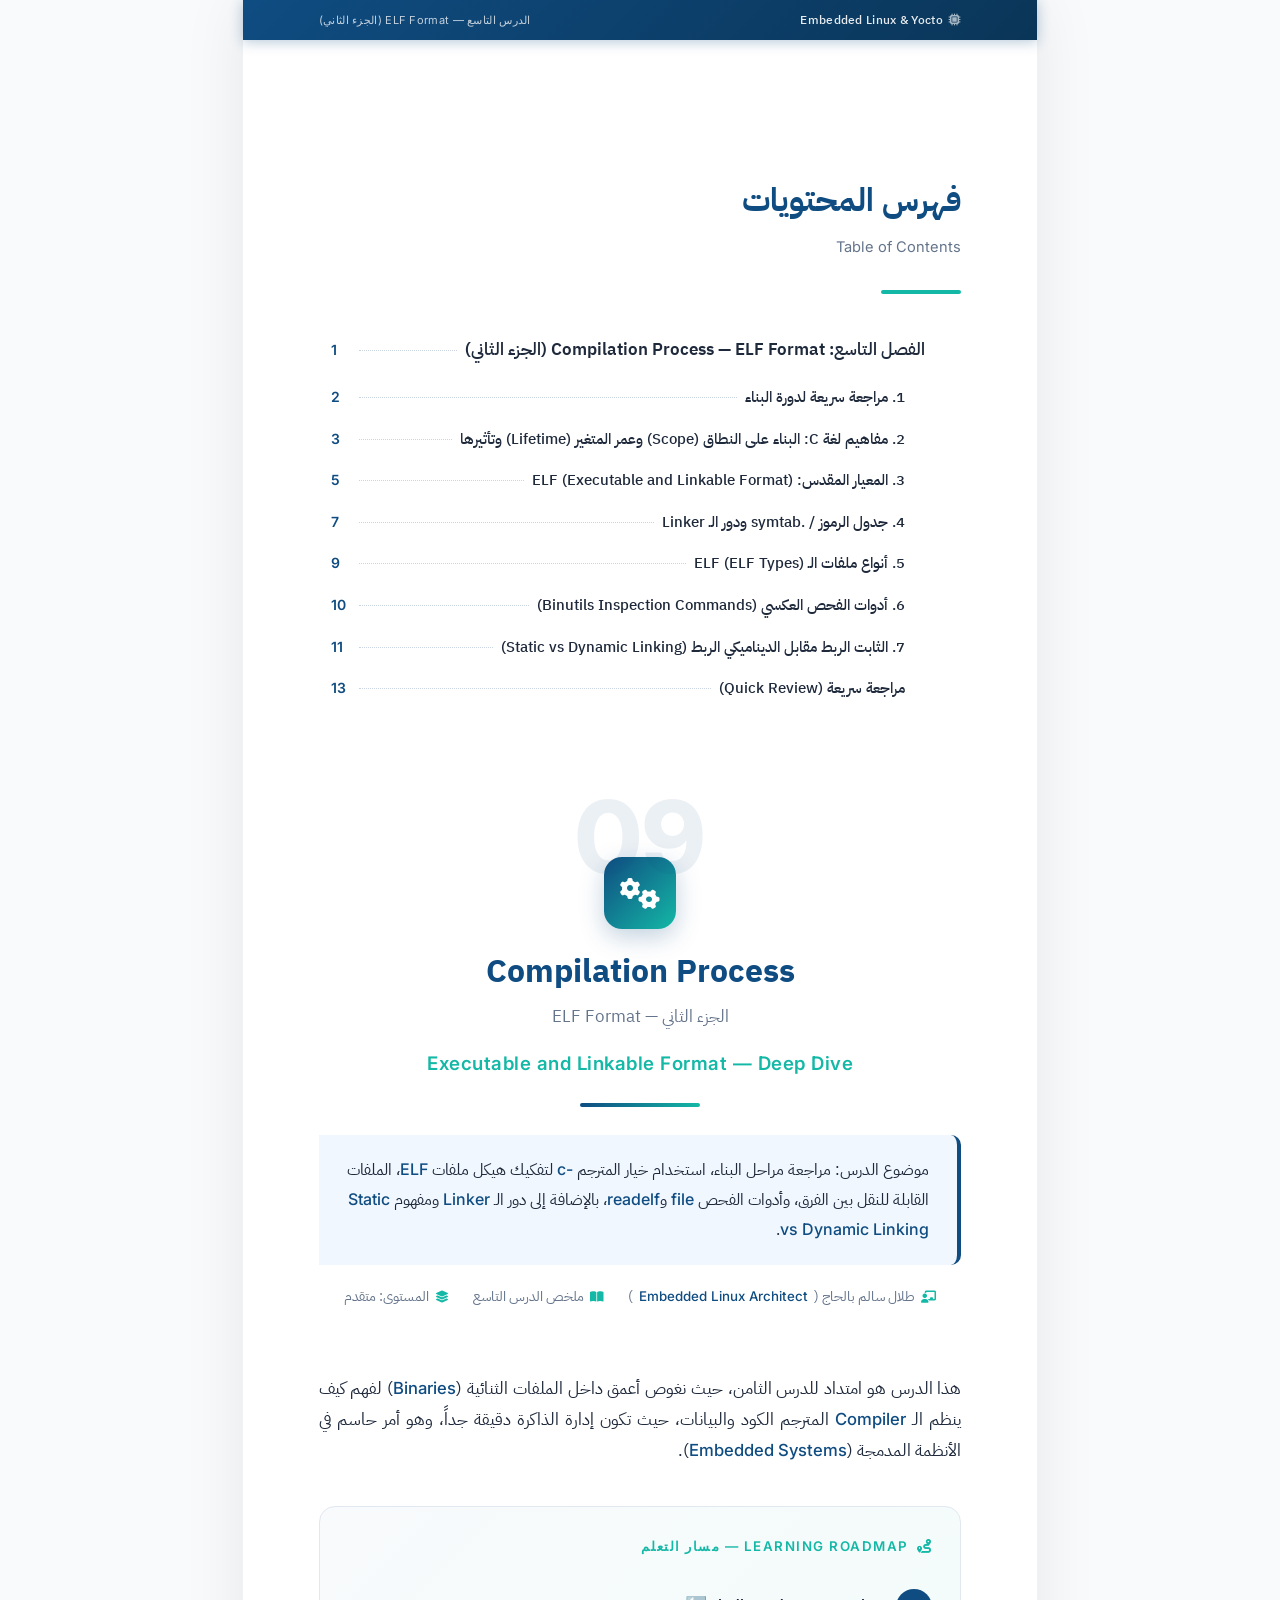
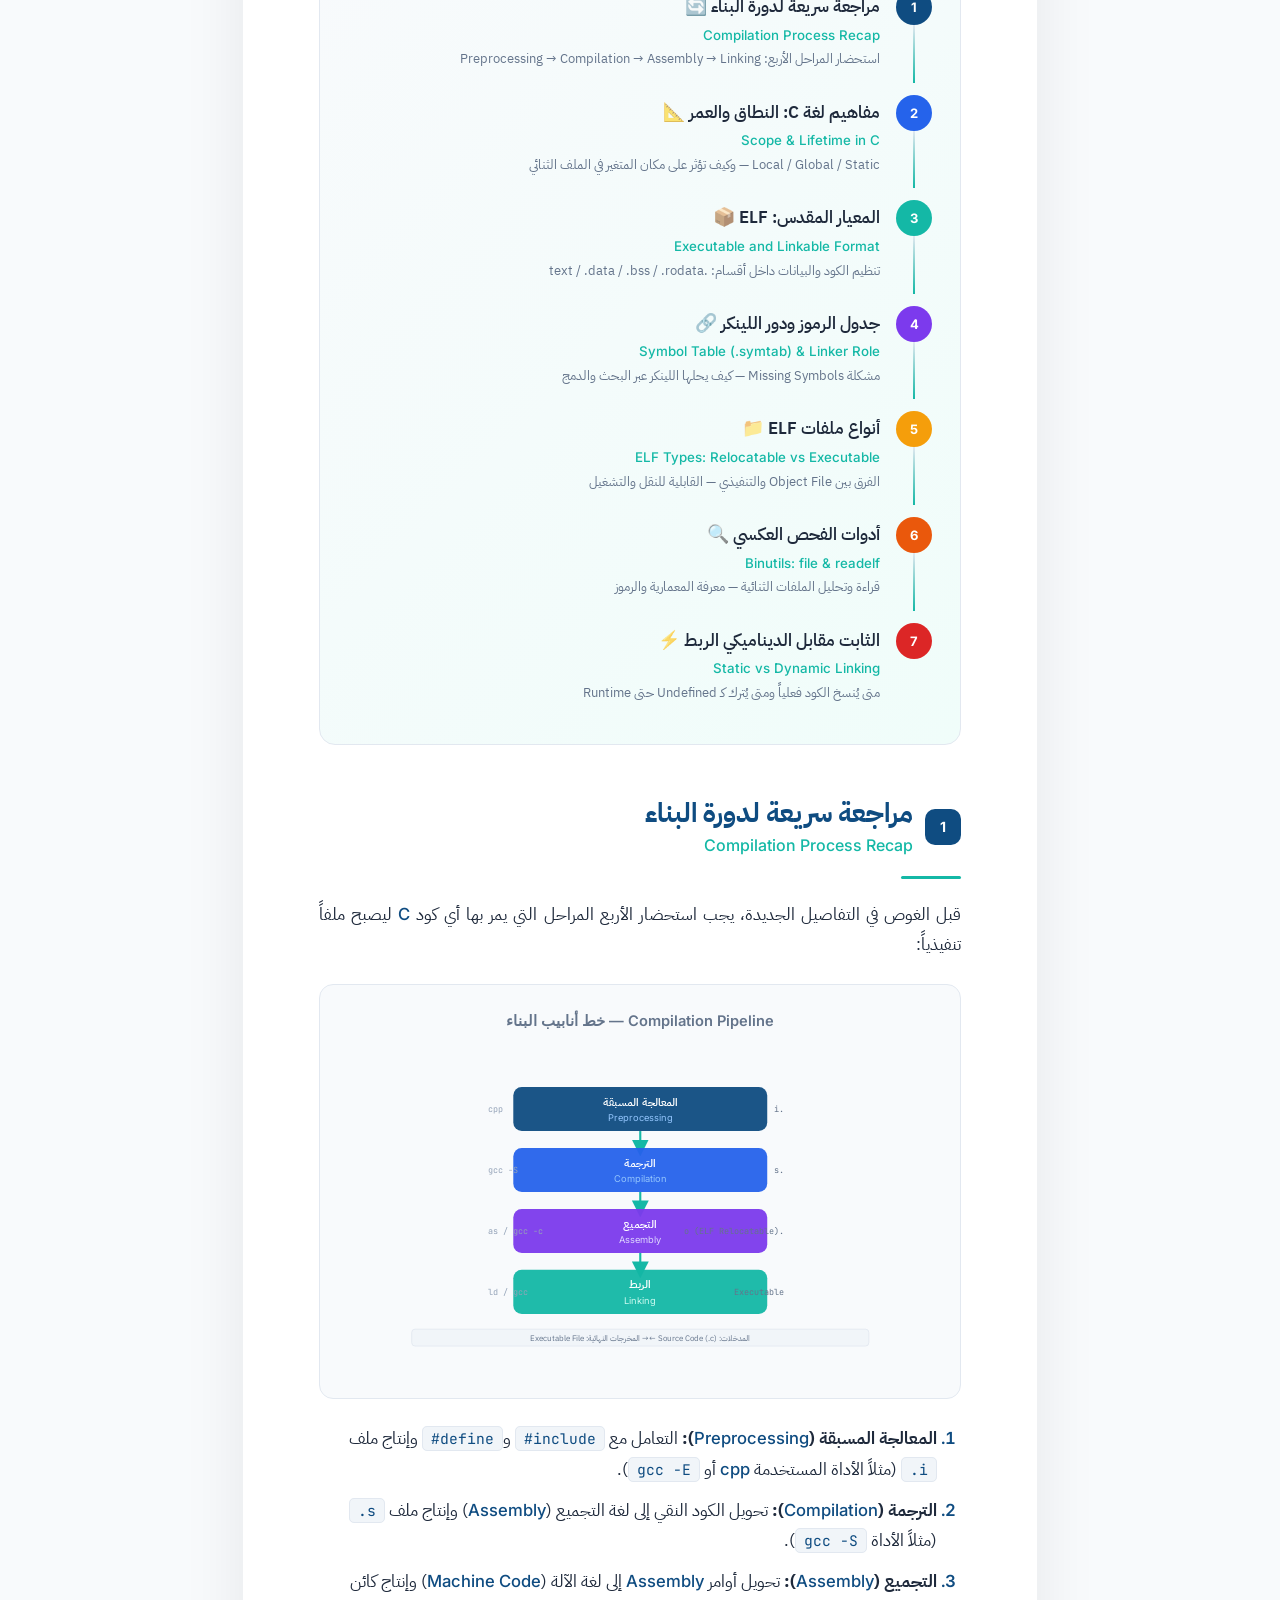
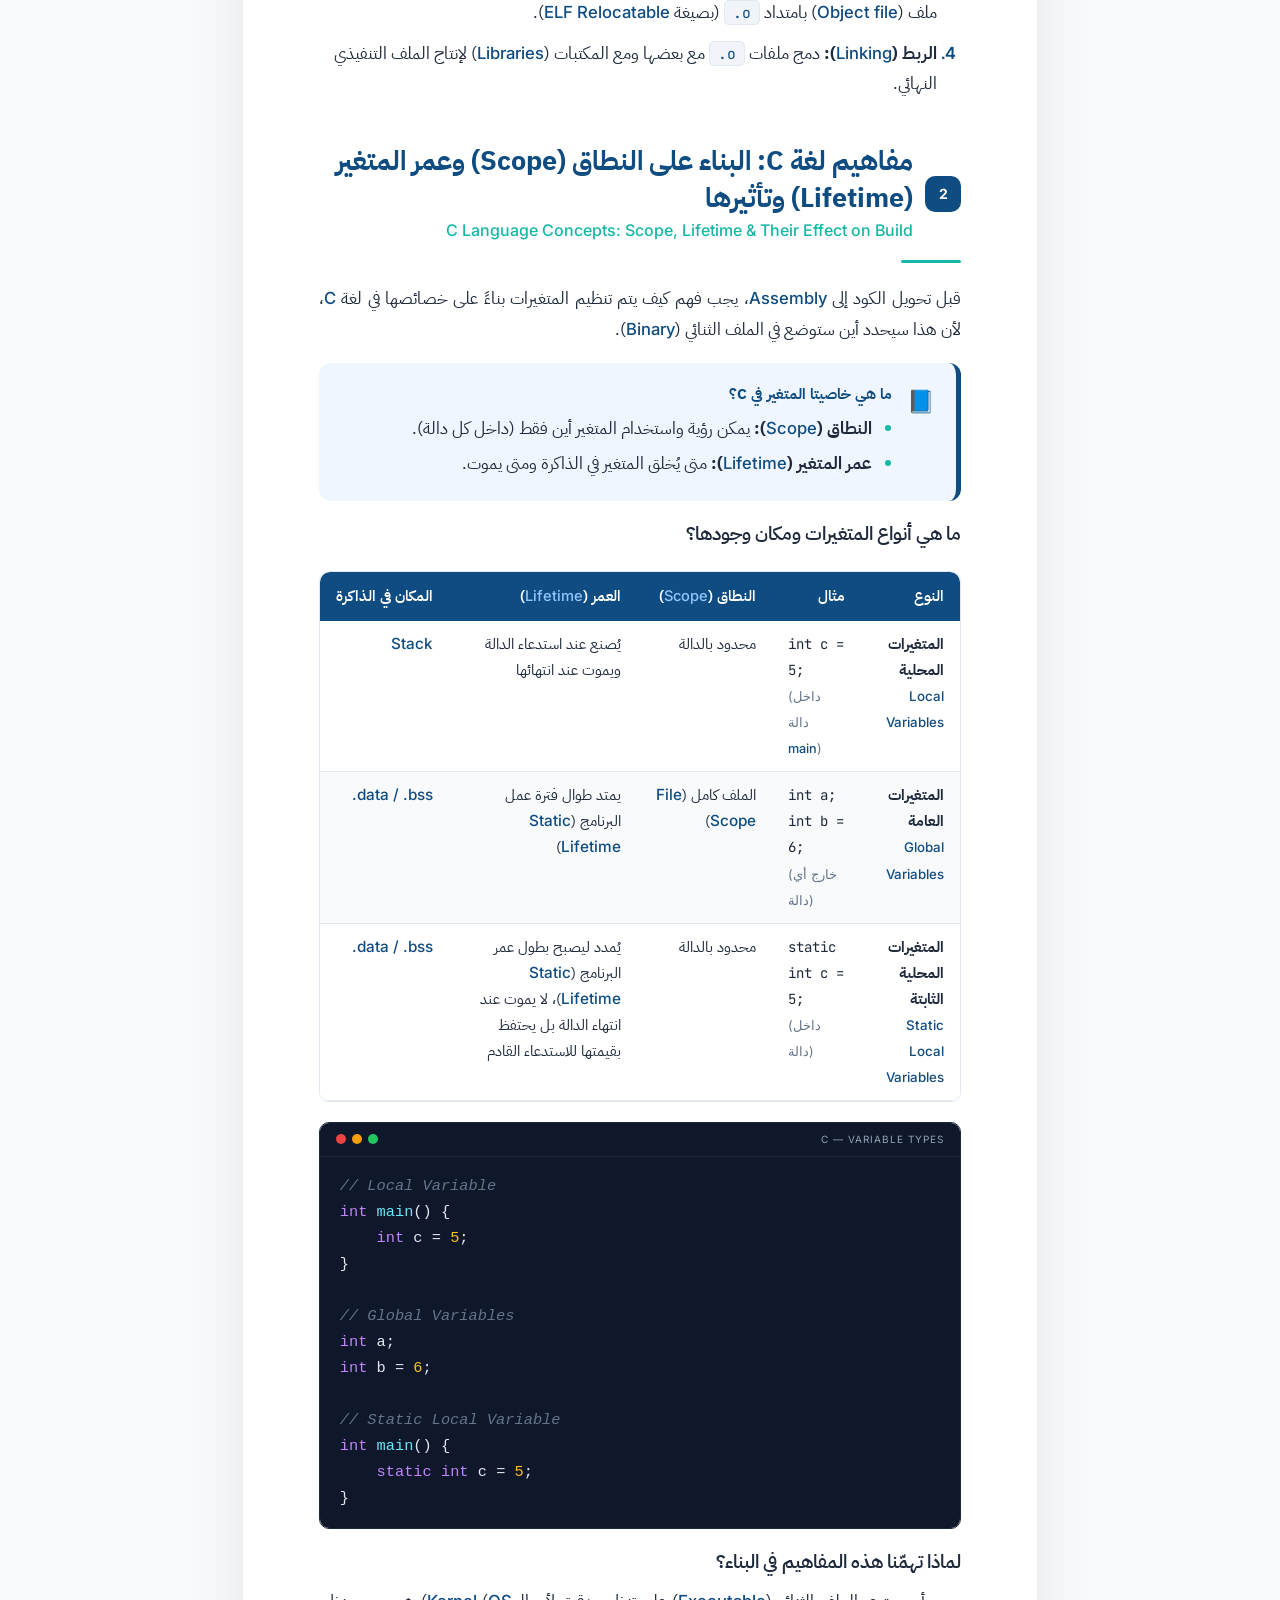
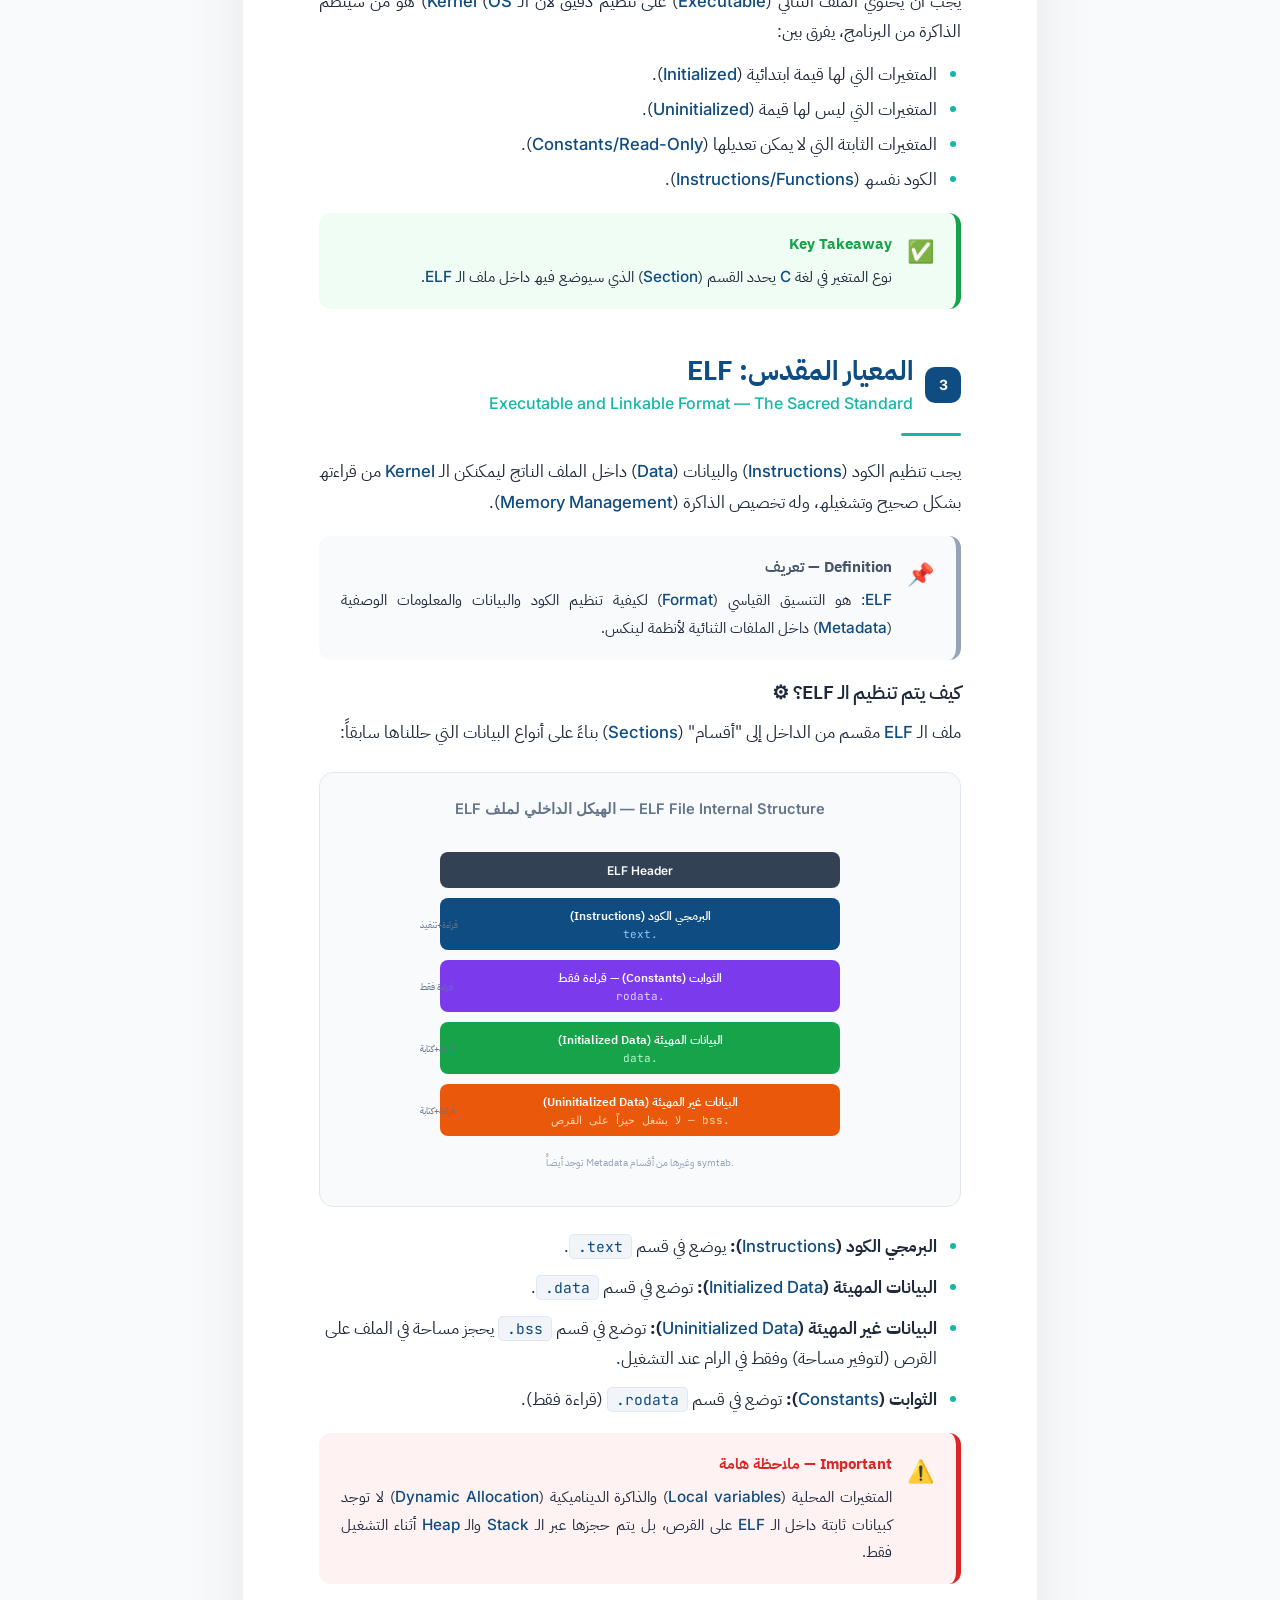
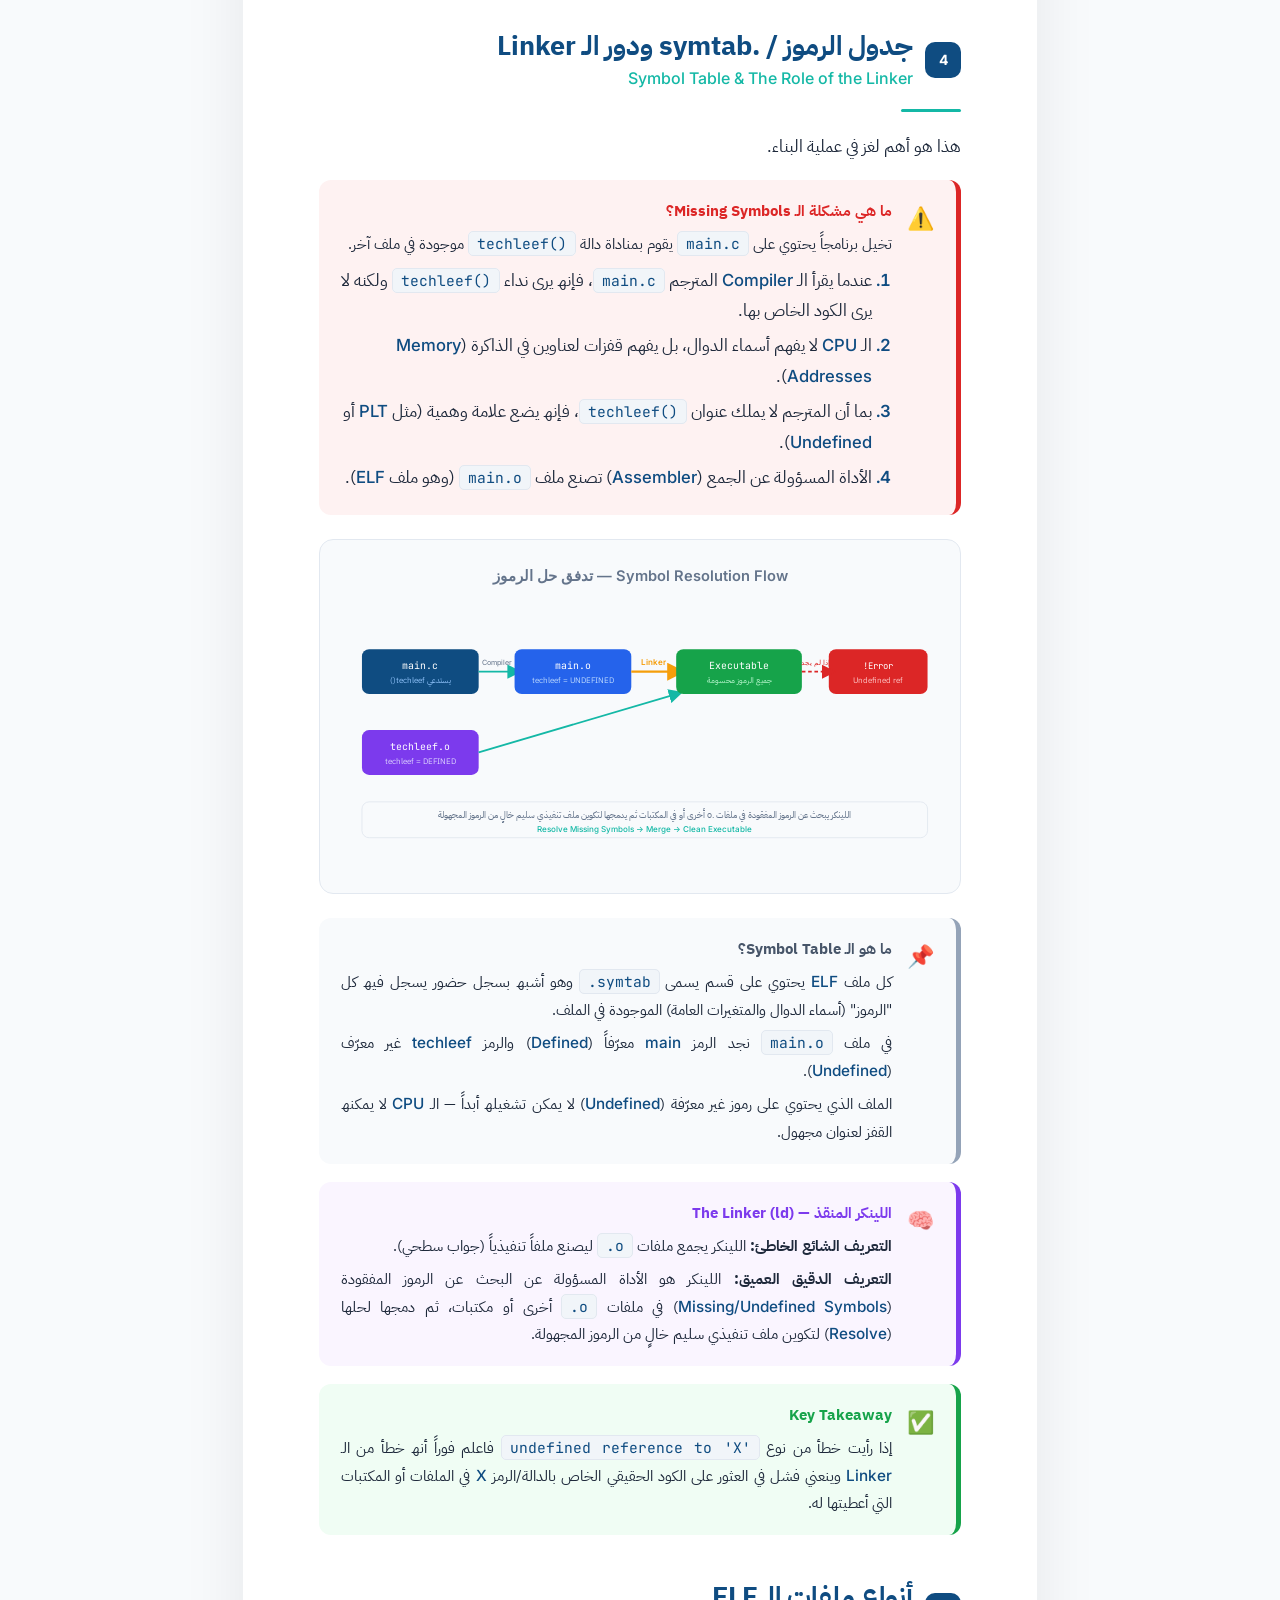
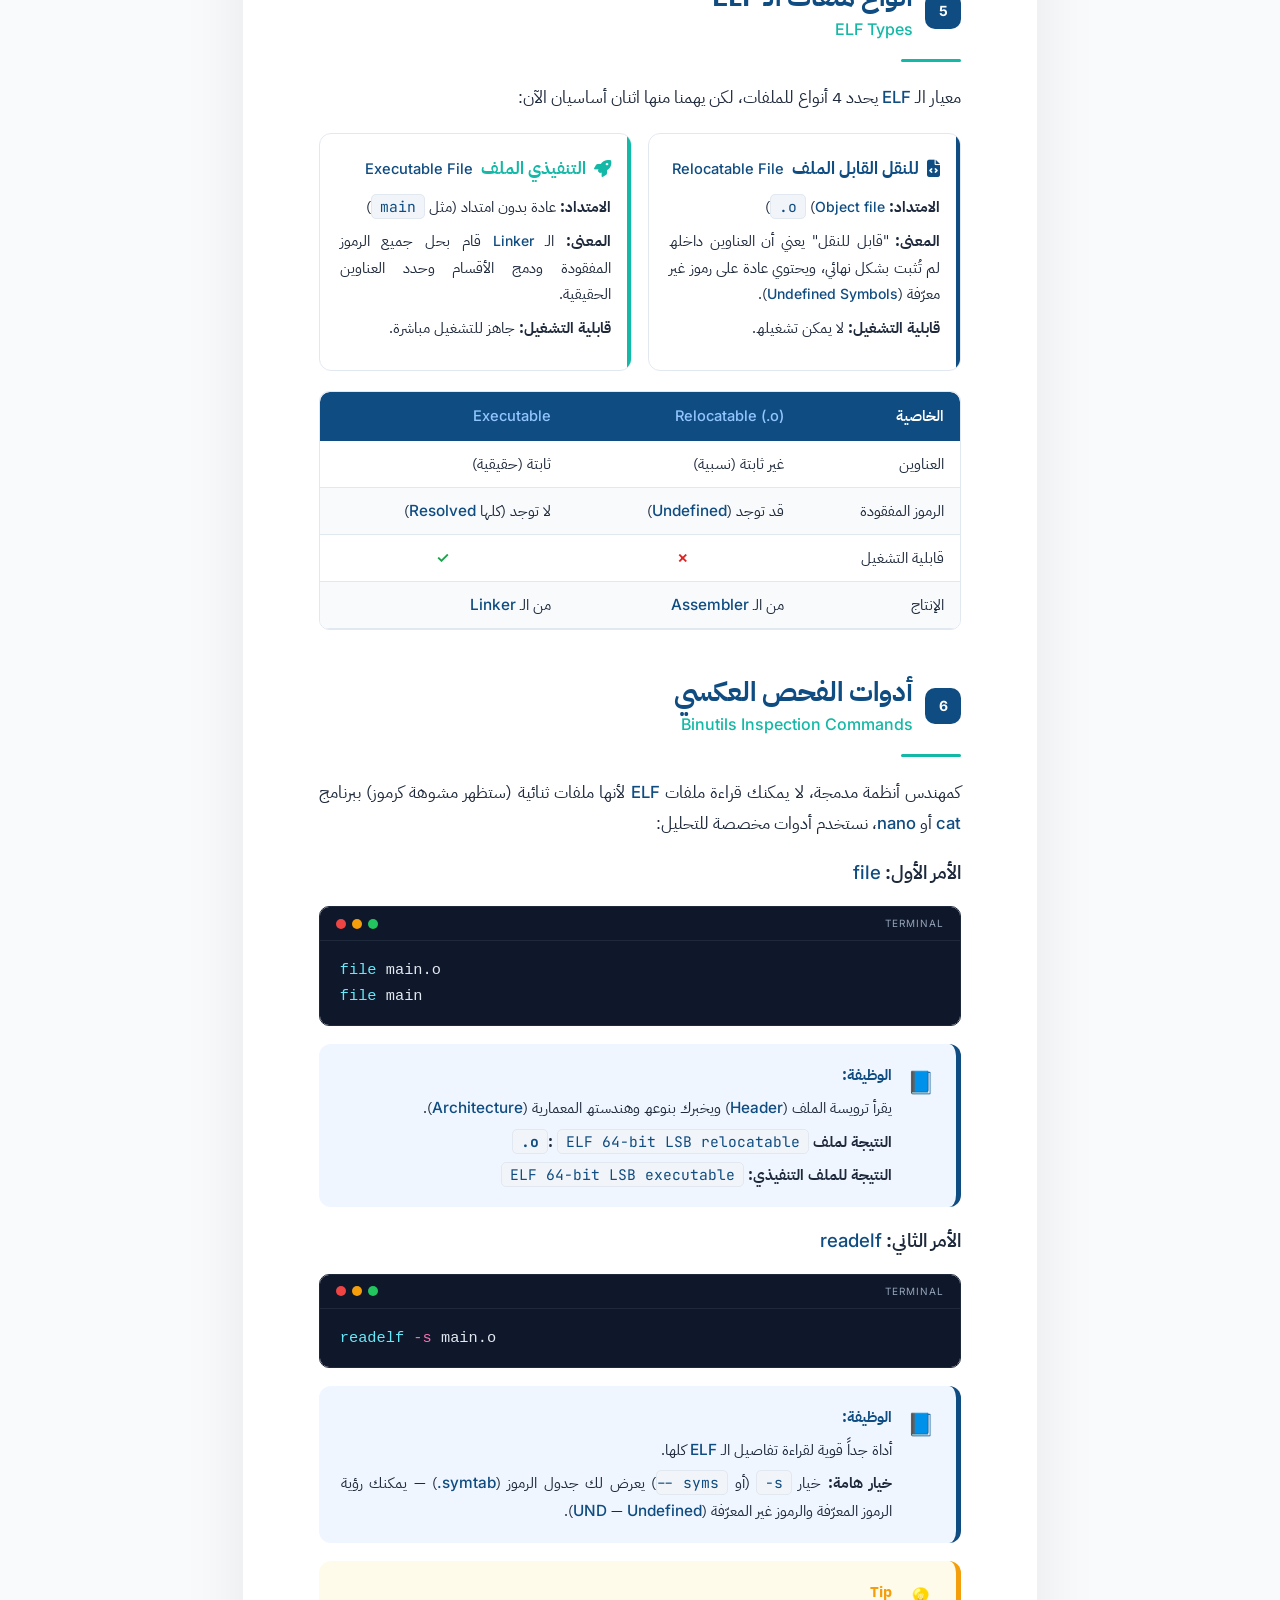
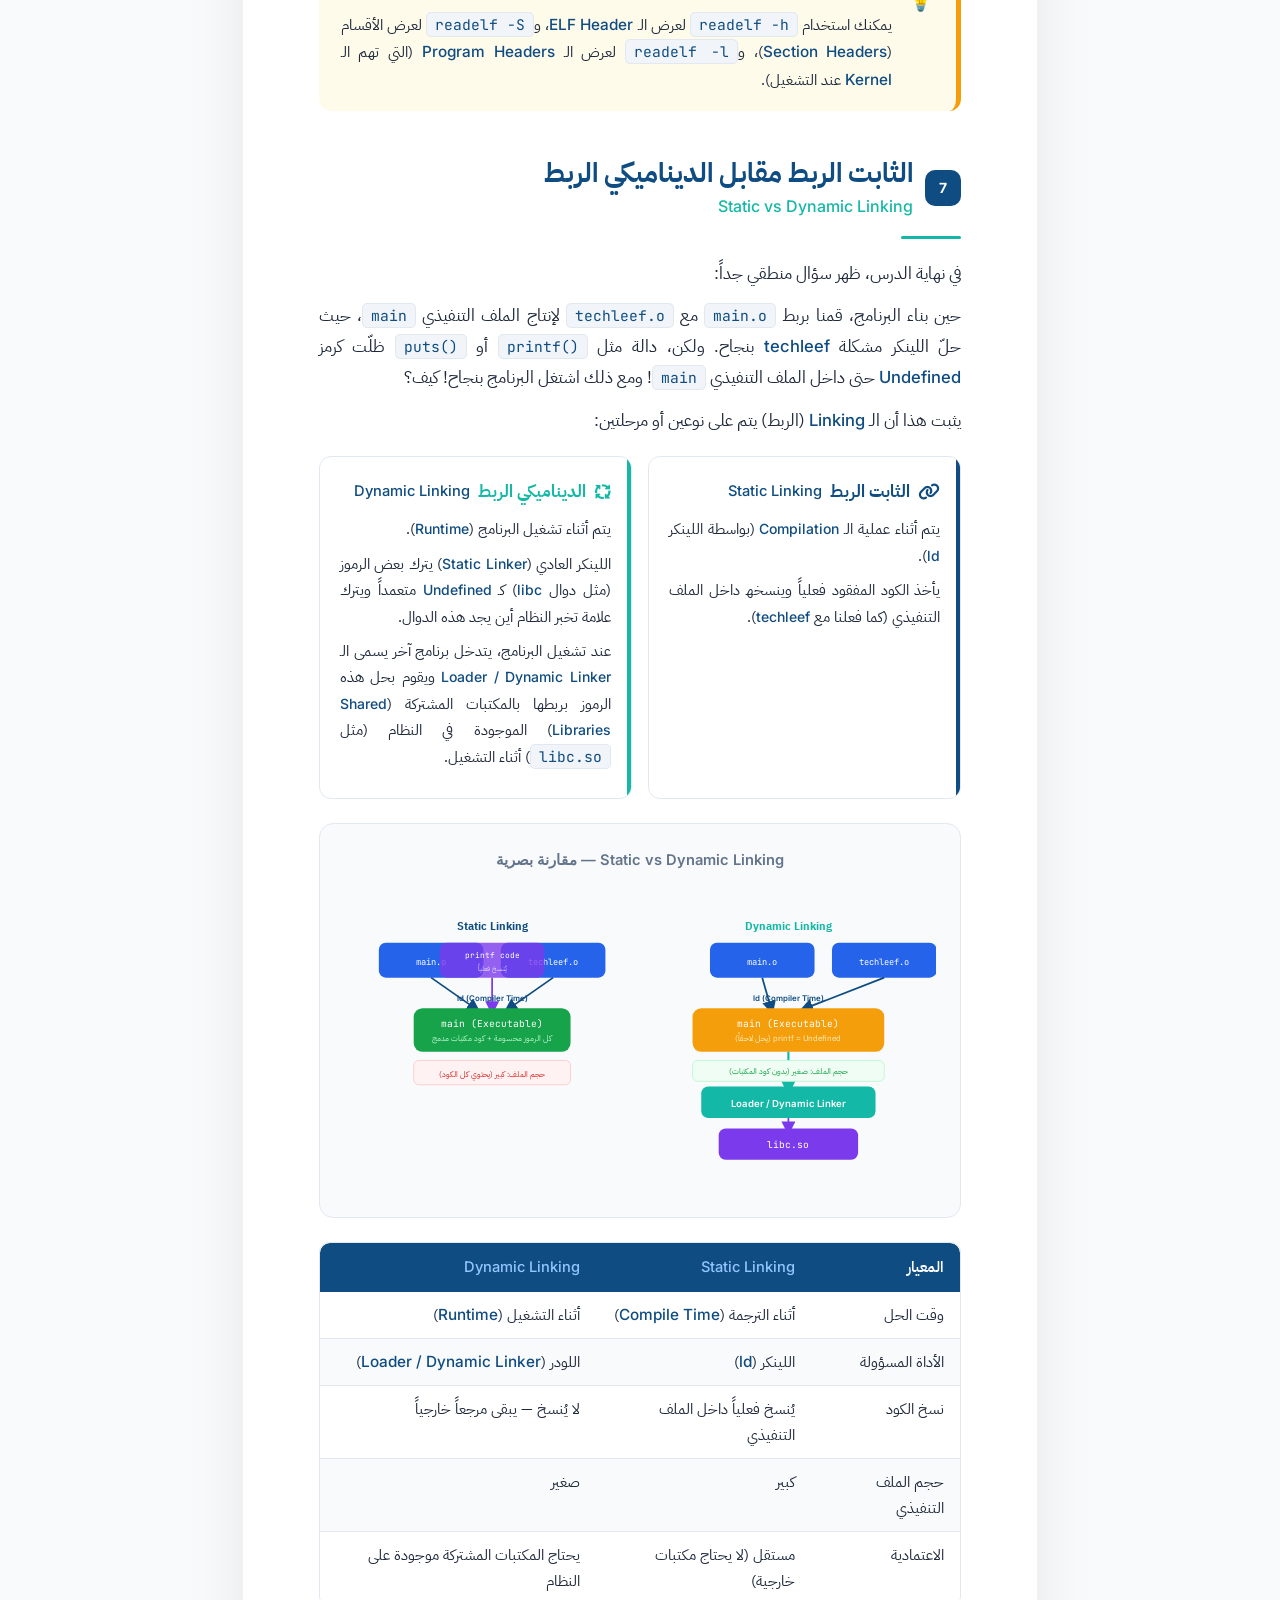
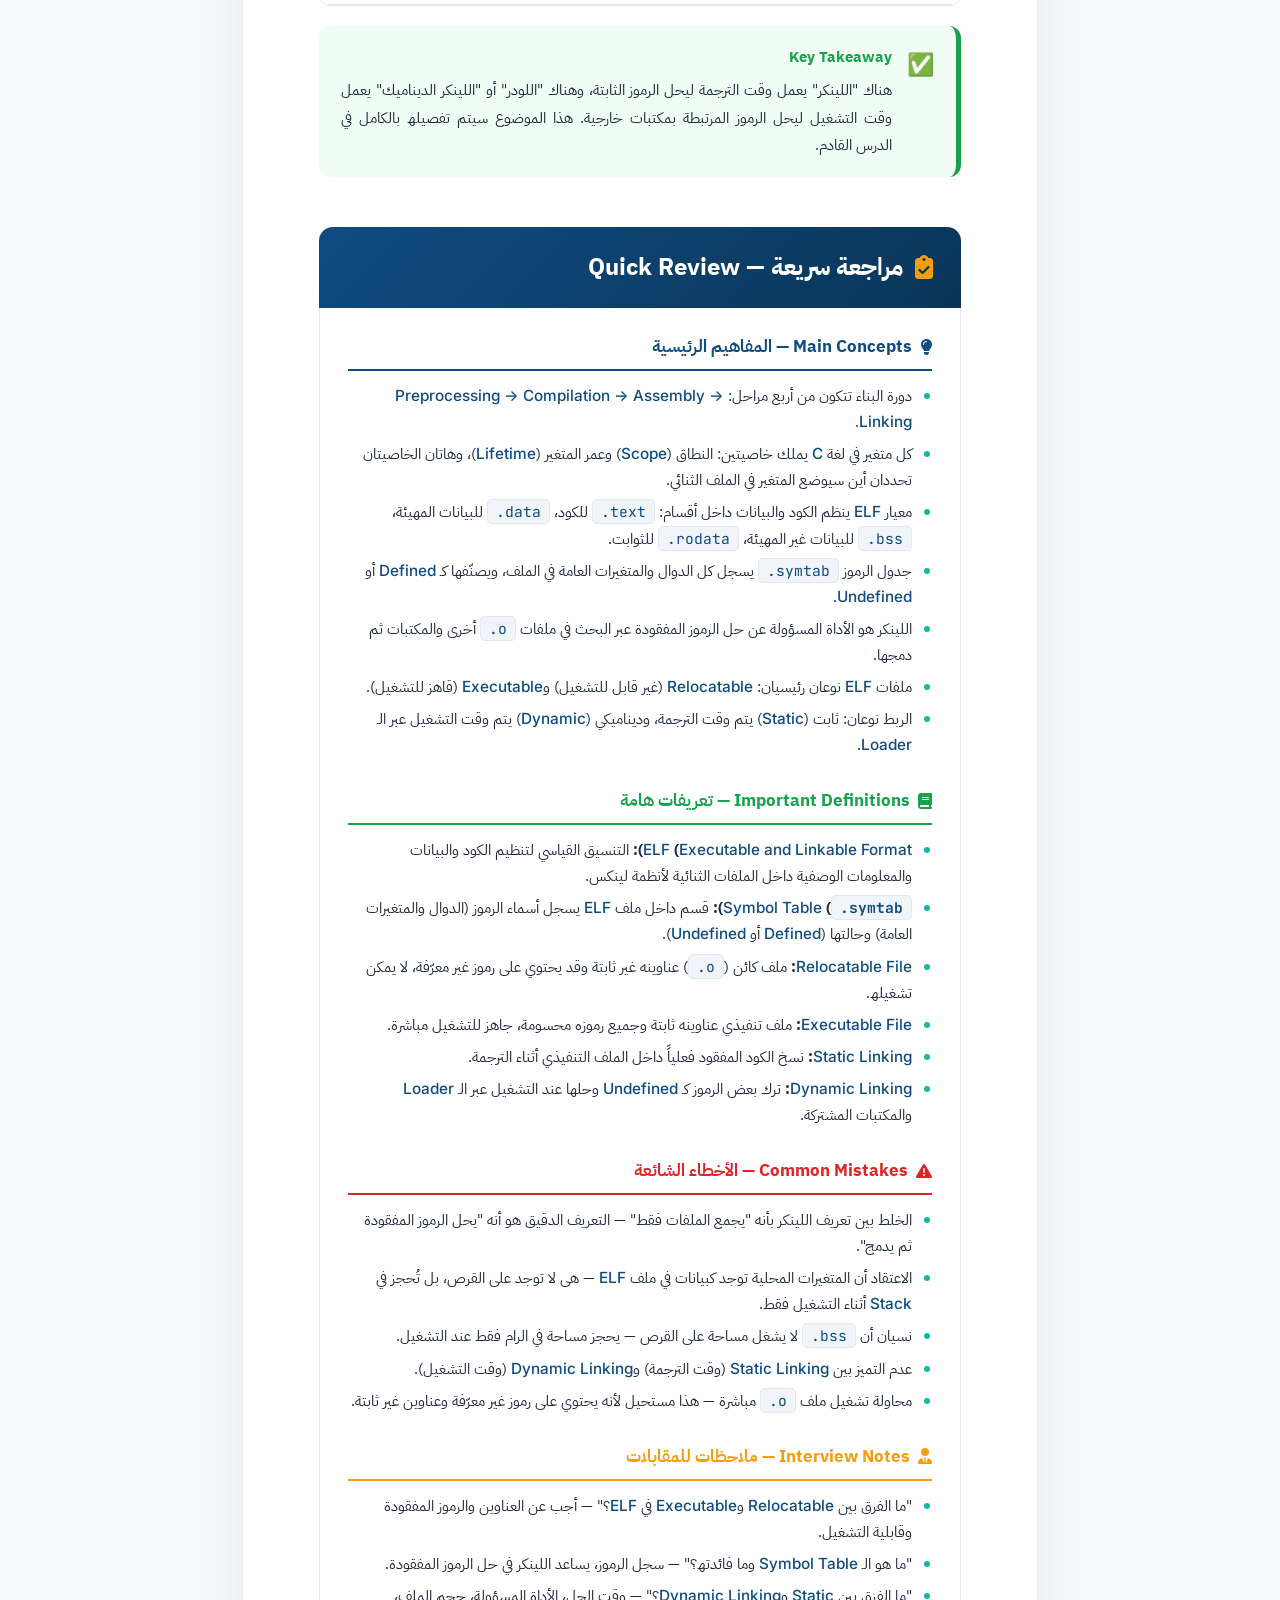
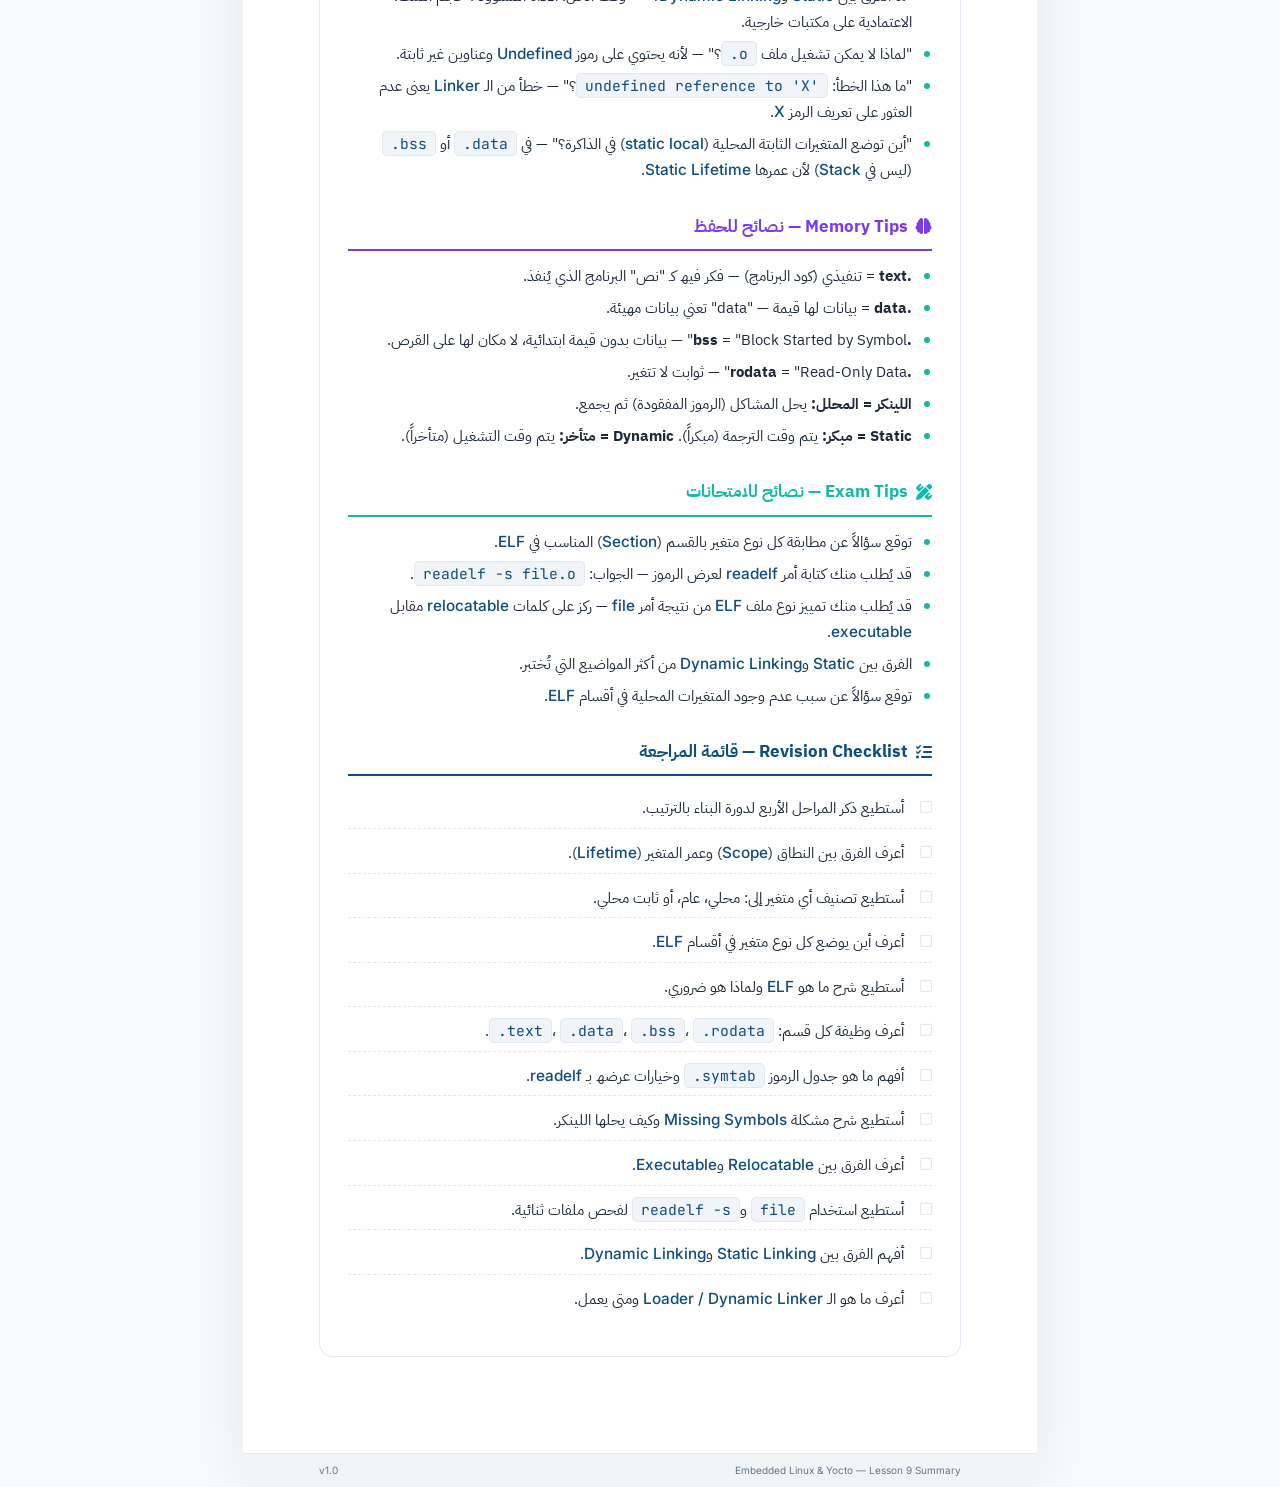
<file: EmbeddeLinuxAndYoctoGoldenCourse/Summaries/lec9/index.html>
<!DOCTYPE html>
<html lang="ar" dir="rtl">
<head>
<meta charset="UTF-8">
<meta name="viewport" content="width=device-width, initial-scale=1.0">
<title>ملخص الدرس التاسع: Compilation Process — ELF Format (الجزء الثاني)</title>
<link href="https://fonts.googleapis.com/css2?family=IBM+Plex+Sans+Arabic:wght@300;400;500;600;700&family=Inter:wght@300;400;500;600;700&family=JetBrains+Mono:wght@400;500;600&display=swap" rel="stylesheet">
<link rel="stylesheet" href="https://cdnjs.cloudflare.com/ajax/libs/font-awesome/6.5.0/css/all.min.css">
<style>
:root{
  --primary:#0F4C81;--secondary:#14B8A6;--accent:#F59E0B;--success:#16A34A;
  --warning:#EA580C;--danger:#DC2626;--purple:#7C3AED;
  --bg:#F8FAFC;--card:#FFFFFF;--text:#1E293B;--text-muted:#64748B;--border:#E2E8F0;
  --code-bg:#0F172A;--code-surface:#1E293B;
  --font-ar:'IBM Plex Sans Arabic','Cairo',sans-serif;
  --font-en:'Inter',sans-serif;
  --font-code:'JetBrains Mono',monospace;
}
*,*::before,*::after{box-sizing:border-box;margin:0;padding:0;}
html{scroll-behavior:smooth;font-size:16px;}
body{
  font-family:var(--font-ar);background:var(--bg);color:var(--text);
  line-height:1.7;direction:rtl;
}
.page{
  max-width:210mm;margin:0 auto;background:var(--card);
  box-shadow:0 0 60px rgba(0,0,0,.08);min-height:100vh;
}
/* ===== RUNNING HEADER ===== */
.running-header{
  position:sticky;top:0;z-index:100;
  background:linear-gradient(135deg,var(--primary) 0%,#0a3558 100%);
  color:#fff;padding:10px 2cm;display:flex;justify-content:space-between;align-items:center;
  font-size:11px;font-family:var(--font-en);letter-spacing:.3px;
  box-shadow:0 2px 12px rgba(15,76,129,.3);
}
.running-header .course{font-family:var(--font-ar);font-weight:500;font-size:12px;opacity:.9;}
.running-header .chapter{opacity:.75;font-size:11px;}
/* ===== RUNNING FOOTER ===== */
.running-footer{
  background:#f1f5f9;border-top:1px solid var(--border);
  padding:8px 2cm;display:flex;justify-content:space-between;align-items:center;
  font-size:10px;color:var(--text-muted);font-family:var(--font-en);
}
/* ===== CONTENT AREA ===== */
.content{padding:1.5cm 2cm 2cm 2cm;}

/* ===== TABLE OF CONTENTS ===== */
.toc{padding:2cm 0;}
.toc-title{
  font-size:24pt;font-weight:700;color:var(--primary);margin-bottom:8px;
  font-family:var(--font-ar);
}
.toc-subtitle{font-size:11pt;color:var(--text-muted);margin-bottom:30px;font-family:var(--font-en);}
.toc-divider{width:80px;height:4px;background:var(--secondary);border-radius:2px;margin-bottom:30px;}
.toc-list{list-style:none;}
.toc-list li{margin-bottom:2px;}
.toc-list a{
  text-decoration:none;color:var(--text);display:flex;align-items:baseline;
  padding:6px 12px;border-radius:6px;transition:all .2s;
}
.toc-list a:hover{background:#f0f7ff;color:var(--primary);}
.toc-chapter{font-size:13pt;font-weight:600;color:var(--primary);padding:10px 12px!important;margin-top:12px;}
.toc-section{font-size:11.5pt;font-weight:500;padding-right:32px!important;}
.toc-subsection{font-size:10.5pt;font-weight:400;color:var(--text-muted);padding-right:56px!important;}
.toc-dots{flex:1;border-bottom:1px dotted #cbd5e1;margin:0 8px;min-width:30px;position:relative;top:-4px;}
.toc-page{font-family:var(--font-en);font-size:10.5pt;color:var(--primary);font-weight:600;min-width:20px;text-align:left;}

/* ===== CHAPTER OPENING ===== */
.chapter-opening{text-align:center;padding:60px 0 40px;position:relative;}
.chapter-number{
  font-size:100px;font-weight:800;color:var(--primary);opacity:.08;
  position:absolute;top:-10px;left:50%;transform:translateX(-50%);
  font-family:var(--font-en);line-height:1;
}
.chapter-icon{
  width:72px;height:72px;border-radius:18px;
  background:linear-gradient(135deg,var(--primary),var(--secondary));
  display:inline-flex;align-items:center;justify-content:center;
  margin-bottom:20px;box-shadow:0 8px 24px rgba(15,76,129,.25);
}
.chapter-icon i{font-size:32px;color:#fff;}
.chapter-title{font-size:24pt;font-weight:700;color:var(--primary);margin-bottom:8px;line-height:1.4;}
.chapter-subtitle{font-size:13pt;color:var(--text-muted);font-weight:400;margin-bottom:16px;}
.chapter-en-title{font-family:var(--font-en);font-size:14pt;color:var(--secondary);font-weight:600;letter-spacing:.5px;}
.chapter-divider{
  width:120px;height:4px;margin:24px auto 0;
  background:linear-gradient(90deg,var(--primary),var(--secondary));
  border-radius:2px;
}
.chapter-intro{
  margin-top:28px;padding:20px 28px;background:#f0f7ff;
  border-right:4px solid var(--primary);border-radius:0 10px 10px 0;
  font-size:12pt;line-height:1.8;text-align:right;
}
.chapter-meta{
  margin-top:20px;display:flex;justify-content:center;gap:24px;
  font-size:10.5pt;color:var(--text-muted);flex-wrap:wrap;
}
.chapter-meta span{display:flex;align-items:center;gap:6px;}
.chapter-meta i{color:var(--secondary);font-size:12px;}

/* ===== ANIMATED CHAPTER OVERVIEW ===== */
.overview-section{margin:40px 0 50px;padding:28px;background:linear-gradient(135deg,#f8fafc 0%,#f0fdfa 100%);border-radius:16px;border:1px solid #e2e8f0;}
.overview-label{
  font-size:10pt;font-weight:600;color:var(--secondary);text-transform:uppercase;
  letter-spacing:1.5px;margin-bottom:20px;display:flex;align-items:center;gap:8px;
  font-family:var(--font-en);
}
.overview-label i{font-size:14px;}
.overview-path{display:flex;flex-direction:column;gap:0;position:relative;}
.overview-node{
  display:flex;align-items:flex-start;gap:16px;position:relative;
  padding:12px 0;cursor:default;
}
.overview-node:last-child .node-line{display:none;}
.node-num{
  width:36px;height:36px;min-width:36px;border-radius:50%;
  display:flex;align-items:center;justify-content:center;
  font-family:var(--font-en);font-size:13px;font-weight:700;color:#fff;
  position:relative;z-index:2;
}
.node-num.n1{background:var(--primary);}
.node-num.n2{background:#2563eb;}
.node-num.n3{background:var(--secondary);}
.node-num.n4{background:var(--purple);}
.node-num.n5{background:var(--accent);}
.node-num.n6{background:var(--warning);}
.node-num.n7{background:var(--danger);}
.node-line{
  position:absolute;right:17px;top:48px;bottom:0;width:2px;
  background:linear-gradient(to bottom,var(--border),var(--secondary));
}
.node-content{flex:1;padding-top:2px;}
.node-title{font-size:12.5pt;font-weight:600;color:var(--text);margin-bottom:2px;}
.node-en{font-family:var(--font-en);font-size:10pt;color:var(--secondary);font-weight:500;}
.node-desc{font-size:10pt;color:var(--text-muted);margin-top:3px;line-height:1.6;}
.node-icon{font-size:18px;margin-left:6px;opacity:.7;}

/* ===== SECTION HEADINGS ===== */
.section{margin-top:44px;}
.section-header{display:flex;align-items:center;gap:12px;margin-bottom:16px;}
.section-num{
  width:36px;height:36px;min-width:36px;border-radius:10px;
  background:var(--primary);color:#fff;display:flex;align-items:center;justify-content:center;
  font-family:var(--font-en);font-size:14px;font-weight:700;
}
.section-title{font-size:20pt;font-weight:700;color:var(--primary);line-height:1.4;}
.section-en{font-family:var(--font-en);font-size:12pt;color:var(--secondary);font-weight:500;}
.section-divider{width:60px;height:3px;background:var(--secondary);border-radius:2px;margin-bottom:20px;}

.subsection{margin-top:28px;margin-bottom:16px;}
.subsection-title{font-size:17pt;font-weight:600;color:var(--text);margin-bottom:10px;display:flex;align-items:center;gap:8px;}
.subsection-title::before{content:'';width:4px;height:22px;background:var(--secondary);border-radius:2px;}

h4{font-size:14pt;font-weight:600;color:var(--text);margin:18px 0 8px;}

/* ===== PARAGRAPHS ===== */
p{font-size:12.5pt;line-height:1.8;text-align:justify;margin-bottom:12px;}
.en-term{font-family:var(--font-en);direction:ltr;unicode-bidi:embed;font-weight:500;color:var(--primary);}
code.en-term{background:none;padding:0;font-size:inherit;}

/* ===== LISTS ===== */
ul,ol{margin:10px 0 14px 0;padding-right:24px;}
li{font-size:12.5pt;line-height:1.8;margin-bottom:4px;}
li::marker{color:var(--secondary);font-weight:700;}
ol li::marker{font-family:var(--font-en);color:var(--primary);font-weight:600;}
.sub-list{margin:6px 0 6px 0;padding-right:20px;}
.sub-list li{font-size:11.5pt;color:var(--text-muted);}
.sub-list li::marker{color:var(--accent);}

/* ===== CALLOUT BOXES ===== */
.callout{
  margin:18px 0;padding:18px 22px;border-radius:12px;
  border-right:5px solid;display:flex;gap:14px;
  position:relative;overflow:hidden;
}
.callout-icon{font-size:22px;min-width:28px;text-align:center;margin-top:2px;}
.callout-body{flex:1;}
.callout-title{font-size:11.5pt;font-weight:700;margin-bottom:6px;display:flex;align-items:center;gap:6px;}
.callout p{font-size:11.5pt;margin-bottom:6px;}
.callout p:last-child{margin-bottom:0;}
.callout-blue{background:#eff6ff;border-color:var(--primary);}
.callout-blue .callout-title{color:var(--primary);}
.callout-green{background:#f0fdf4;border-color:var(--success);}
.callout-green .callout-title{color:var(--success);}
.callout-orange{background:#fffbeb;border-color:var(--accent);}
.callout-orange .callout-title{color:var(--accent);}
.callout-red{background:#fef2f2;border-color:var(--danger);}
.callout-red .callout-title{color:var(--danger);}
.callout-gray{background:#f8fafc;border-color:#94a3b8;}
.callout-gray .callout-title{color:#475569;}
.callout-purple{background:#faf5ff;border-color:var(--purple);}
.callout-purple .callout-title{color:var(--purple);}
.callout-dark{background:var(--code-bg);border-color:#334155;color:#e2e8f0;}
.callout-dark .callout-title{color:#f8fafc;}
.callout-dark p{color:#cbd5e1;}
.callout-dark .en-term{color:var(--secondary);}

/* ===== CODE BLOCKS ===== */
.code-block{
  margin:16px 0;border-radius:10px;overflow:hidden;
  border:1px solid #1e293b;direction:ltr;text-align:left;
  font-family:var(--font-code);
}
.code-header{
  background:#0f172a;padding:8px 16px;display:flex;justify-content:space-between;align-items:center;
  border-bottom:1px solid #1e293b;
}
.code-lang{font-size:10px;color:#94a3b8;text-transform:uppercase;letter-spacing:1px;font-family:var(--font-en);}
.code-dots{display:flex;gap:6px;}
.code-dots span{width:10px;height:10px;border-radius:50%;}
.code-dots span:nth-child(1){background:#ef4444;}
.code-dots span:nth-child(2){background:#f59e0b;}
.code-dots span:nth-child(3){background:#22c55e;}
.code-body{
  background:var(--code-bg);padding:16px 20px;overflow-x:auto;
  font-size:11.5pt;line-height:1.7;color:#e2e8f0;
}
.code-body .kw{color:#c084fc;}
.code-body .fn{color:#67e8f9;}
.code-body .str{color:#86efac;}
.code-body .cmt{color:#64748b;font-style:italic;}
.code-body .num{color:#fbbf24;}
.code-body .flag{color:#f472b6;}
.code-body .out{color:#94a3b8;}
.code-inline{
  font-family:var(--font-code);background:#f1f5f9;color:var(--primary);
  padding:2px 8px;border-radius:5px;font-size:11pt;direction:ltr;unicode-bidi:embed;
  border:1px solid var(--border);
}

/* ===== TABLES ===== */
.table-wrap{margin:20px 0;overflow-x:auto;border-radius:10px;border:1px solid var(--border);}
table{width:100%;border-collapse:collapse;font-size:11.5pt;}
thead th{
  background:var(--primary);color:#fff;padding:12px 16px;
  font-weight:600;text-align:right;white-space:nowrap;
  font-size:11pt;
}
thead th:first-child{border-radius:0 10px 0 0;}
thead th:last-child{border-radius:10px 0 0 0;}
tbody td{padding:10px 16px;border-bottom:1px solid var(--border);vertical-align:top;}
tbody tr:nth-child(even){background:#f8fafc;}
tbody tr:nth-child(odd){background:#fff;}
tbody tr:hover{background:#f0f7ff;}
td.num-cell{text-align:center;font-family:var(--font-en);font-weight:600;}
td.en-cell{direction:ltr;text-align:left;font-family:var(--font-en);}

/* ===== DIAGRAMS ===== */
.diagram{margin:24px 0;padding:24px;background:#f8fafc;border-radius:14px;border:1px solid var(--border);}
.diagram-title{font-size:11pt;font-weight:600;color:var(--text-muted);text-align:center;margin-bottom:20px;font-family:var(--font-en);}
.diagram svg{display:block;margin:0 auto;}

/* ===== COMPARISON CARDS ===== */
.comparison{display:grid;grid-template-columns:1fr 1fr;gap:16px;margin:20px 0;}
.comp-card{
  border-radius:12px;padding:20px;border:1px solid var(--border);position:relative;overflow:hidden;
}
.comp-card::before{content:'';position:absolute;top:0;right:0;width:4px;height:100%;}
.comp-card.static::before{background:var(--primary);}
.comp-card.dynamic::before{background:var(--secondary);}
.comp-card-title{font-size:13pt;font-weight:700;margin-bottom:10px;display:flex;align-items:center;gap:8px;}
.comp-card.static .comp-card-title{color:var(--primary);}
.comp-card.dynamic .comp-card-title{color:var(--secondary);}
.comp-card p{font-size:11pt;margin-bottom:8px;}
.comp-card .en-term{font-size:10.5pt;}

/* ===== QUICK REVIEW ===== */
.quick-review{margin:50px 0 20px;}
.qr-header{
  background:linear-gradient(135deg,var(--primary),#0a3558);
  color:#fff;padding:20px 28px;border-radius:14px 14px 0 0;
  display:flex;align-items:center;gap:12px;
}
.qr-header i{font-size:24px;color:var(--accent);}
.qr-header h2{font-size:18pt;font-weight:700;}
.qr-body{border:1px solid var(--border);border-top:none;border-radius:0 0 14px 14px;padding:24px 28px;}
.qr-section{margin-bottom:28px;}
.qr-section:last-child{margin-bottom:0;}
.qr-section-title{
  font-size:13pt;font-weight:700;margin-bottom:12px;padding-bottom:8px;
  border-bottom:2px solid var(--border);display:flex;align-items:center;gap:8px;
}
.qr-section-title i{font-size:16px;}
.qr-section-title.blue{color:var(--primary);border-color:var(--primary);}
.qr-section-title.green{color:var(--success);border-color:var(--success);}
.qr-section-title.orange{color:var(--accent);border-color:var(--accent);}
.qr-section-title.red{color:var(--danger);border-color:var(--danger);}
.qr-section-title.purple{color:var(--purple);border-color:var(--purple);}
.qr-section-title.teal{color:var(--secondary);border-color:var(--secondary);}

.qr-list{padding-right:20px;}
.qr-list li{font-size:11.5pt;margin-bottom:6px;line-height:1.7;}
.qr-list li::marker{color:var(--secondary);}
.checklist{list-style:none;padding-right:0;}
.checklist li{
  padding:6px 0;padding-right:28px;position:relative;font-size:11.5pt;
  border-bottom:1px dashed var(--border);
}
.checklist li:last-child{border-bottom:none;}
.checklist li::before{
  content:'\f096';font-family:'Font Awesome 6 Free';font-weight:400;
  position:absolute;right:0;top:7px;color:var(--border);font-size:14px;
}
.checklist li.checked::before{content:'\f046';color:var(--success);font-weight:900;}

/* ===== ANIMATIONS ===== */
@keyframes fadeInUp{from{opacity:0;transform:translateY(20px);}to{opacity:1;transform:translateY(0);}}
@keyframes slideInRight{from{opacity:0;transform:translateX(30px);}to{opacity:1;transform:translateX(0);}}
@keyframes pulseGlow{0%,100%{box-shadow:0 0 0 0 rgba(20,184,166,.3);}50%{box-shadow:0 0 0 8px rgba(20,184,166,0);}}
.overview-node{animation:fadeInUp .5s ease both;}
.overview-node:nth-child(1){animation-delay:.1s;}
.overview-node:nth-child(2){animation-delay:.2s;}
.overview-node:nth-child(3){animation-delay:.3s;}
.overview-node:nth-child(4){animation-delay:.4s;}
.overview-node:nth-child(5){animation-delay:.5s;}
.overview-node:nth-child(6){animation-delay:.6s;}
.overview-node:nth-child(7){animation-delay:.7s;}
.node-num{animation:pulseGlow 2s ease infinite;}
.section{animation:slideInRight .4s ease both;}

@media (prefers-reduced-motion:reduce){
  .overview-node,.section{animation:none!important;}
  .node-num{animation:none!important;}
}

/* ===== RESPONSIVE ===== */
@media(max-width:768px){
  .content{padding:1cm;}
  .running-header,.running-footer{padding:8px 1cm;}
  .chapter-number{font-size:60px;}
  .chapter-title{font-size:18pt;}
  .section-title{font-size:16pt;}
  .comparison{grid-template-columns:1fr;}
  .callout{flex-direction:column;gap:8px;}
}
</style>
</head>
<body>
<div class="page">

<!-- ===== RUNNING HEADER ===== -->
<header class="running-header">
  <span class="course"><i class="fa-solid fa-microchip" style="margin-left:6px;opacity:.7;"></i>Embedded Linux &amp; Yocto</span>
  <span class="chapter">الدرس التاسع — ELF Format (الجزء الثاني)</span>
</header>

<!-- ===== CONTENT ===== -->
<div class="content">

<!-- ============================================================ -->
<!-- TABLE OF CONTENTS -->
<!-- ============================================================ -->
<nav class="toc" id="toc">
  <div class="toc-title">فهرس المحتويات</div>
  <div class="toc-subtitle">Table of Contents</div>
  <div class="toc-divider"></div>
  <ul class="toc-list">
    <li>
      <a href="#ch9" class="toc-chapter">
        <span>الفصل التاسع: Compilation Process — ELF Format (الجزء الثاني)</span>
        <span class="toc-dots"></span>
        <span class="toc-page">1</span>
      </a>
    </li>
    <li>
      <a href="#s1" class="toc-section">
        <span>1. مراجعة سريعة لدورة البناء</span>
        <span class="toc-dots"></span>
        <span class="toc-page">2</span>
      </a>
    </li>
    <li>
      <a href="#s2" class="toc-section">
        <span>2. مفاهيم لغة C: البناء على النطاق (Scope) وعمر المتغير (Lifetime) وتأثيرها</span>
        <span class="toc-dots"></span>
        <span class="toc-page">3</span>
      </a>
    </li>
    <li>
      <a href="#s3" class="toc-section">
        <span>3. المعيار المقدس: ELF (Executable and Linkable Format)</span>
        <span class="toc-dots"></span>
        <span class="toc-page">5</span>
      </a>
    </li>
    <li>
      <a href="#s4" class="toc-section">
        <span>4. جدول الرموز / .symtab ودور الـ Linker</span>
        <span class="toc-dots"></span>
        <span class="toc-page">7</span>
      </a>
    </li>
    <li>
      <a href="#s5" class="toc-section">
        <span>5. أنواع ملفات الـ ELF (ELF Types)</span>
        <span class="toc-dots"></span>
        <span class="toc-page">9</span>
      </a>
    </li>
    <li>
      <a href="#s6" class="toc-section">
        <span>6. أدوات الفحص العكسي (Binutils Inspection Commands)</span>
        <span class="toc-dots"></span>
        <span class="toc-page">10</span>
      </a>
    </li>
    <li>
      <a href="#s7" class="toc-section">
        <span>7. الثابت الربط مقابل الدینامیكي الربط (Static vs Dynamic Linking)</span>
        <span class="toc-dots"></span>
        <span class="toc-page">11</span>
      </a>
    </li>
    <li>
      <a href="#qr" class="toc-section">
        <span>مراجعة سريعة (Quick Review)</span>
        <span class="toc-dots"></span>
        <span class="toc-page">13</span>
      </a>
    </li>
  </ul>
</nav>

<!-- ============================================================ -->
<!-- CHAPTER 9 OPENING -->
<!-- ============================================================ -->
<div class="chapter-opening" id="ch9">
  <div class="chapter-number">09</div>
  <div class="chapter-icon">
    <i class="fa-solid fa-gears"></i>
  </div>
  <h1 class="chapter-title">Compilation Process</h1>
  <div class="chapter-subtitle">الجزء الثاني — ELF Format</div>
  <div class="chapter-en-title">Executable and Linkable Format — Deep Dive</div>
  <div class="chapter-divider"></div>
  <div class="chapter-intro">
    موضوع الدرس: مراجعة مراحل البناء، استخدام خیار المترجم <span class="en-term">c-</span> لتفكیك هیكل ملفات <span class="en-term">ELF</span>، الملفات القابلة للنقل بین الفرق، وأدوات الفحص <span class="en-term">file</span> و<span class="en-term">readelf</span>، بالإضافة إلى دور الـ <span class="en-term">Linker</span> ومفھوم <span class="en-term">Static vs Dynamic Linking</span>.
  </div>
  <div class="chapter-meta">
    <span><i class="fa-solid fa-chalkboard-user"></i> طلال سالم بالحاج (<span class="en-term" style="font-size:10pt;">Embedded Linux Architect</span>)</span>
    <span><i class="fa-solid fa-book-open"></i> ملخص الدرس التاسع</span>
    <span><i class="fa-solid fa-layer-group"></i> المستوى: متقدم</span>
  </div>
</div>

<p style="margin-top:24px;font-size:12.5pt;line-height:1.8;text-align:justify;">
هذا الدرس هو امتداد للدرس الثامن، حیث نغوص أعمق داخل الملفات الثنائیة (<span class="en-term">Binaries</span>) لفھم كیف ینظم الـ <span class="en-term">Compiler</span> المترجم الكود والبیانات، حیث تكون إدارة الذاكرة دقیقة جداً، وهو أمر حاسم في الأنظمة المدمجة (<span class="en-term">Embedded Systems</span>).
</p>

<!-- ============================================================ -->
<!-- ANIMATED CHAPTER OVERVIEW -->
<!-- ============================================================ -->
<div class="overview-section">
  <div class="overview-label"><i class="fa-solid fa-route"></i> LEARNING ROADMAP — مسار التعلم</div>
  <div class="overview-path">
    <div class="overview-node">
      <div class="node-num n1">1</div>
      <div class="node-line"></div>
      <div class="node-content">
        <div class="node-title">مراجعة سريعة لدورة البناء <span class="node-icon">🔄</span></div>
        <div class="node-en">Compilation Process Recap</div>
        <div class="node-desc">استحضار المراحل الأربع: Preprocessing → Compilation → Assembly → Linking</div>
      </div>
    </div>
    <div class="overview-node">
      <div class="node-num n2">2</div>
      <div class="node-line"></div>
      <div class="node-content">
        <div class="node-title">مفاهيم لغة C: النطاق والعمر <span class="node-icon">📐</span></div>
        <div class="node-en">Scope &amp; Lifetime in C</div>
        <div class="node-desc">Local / Global / Static — وكيف تؤثر على مكان المتغير في الملف الثنائي</div>
      </div>
    </div>
    <div class="overview-node">
      <div class="node-num n3">3</div>
      <div class="node-line"></div>
      <div class="node-content">
        <div class="node-title">المعيار المقدس: ELF <span class="node-icon">📦</span></div>
        <div class="node-en">Executable and Linkable Format</div>
        <div class="node-desc">تنظيم الكود والبيانات داخل أقسام: .text / .data / .bss / .rodata</div>
      </div>
    </div>
    <div class="overview-node">
      <div class="node-num n4">4</div>
      <div class="node-line"></div>
      <div class="node-content">
        <div class="node-title">جدول الرموز ودور اللينكر <span class="node-icon">🔗</span></div>
        <div class="node-en">Symbol Table (.symtab) &amp; Linker Role</div>
        <div class="node-desc">مشكلة Missing Symbols — كيف يحلها اللينكر عبر البحث والدمج</div>
      </div>
    </div>
    <div class="overview-node">
      <div class="node-num n5">5</div>
      <div class="node-line"></div>
      <div class="node-content">
        <div class="node-title">أنواع ملفات ELF <span class="node-icon">📁</span></div>
        <div class="node-en">ELF Types: Relocatable vs Executable</div>
        <div class="node-desc">الفرق بين Object File والتنفيذي — القابلية للنقل والتشغيل</div>
      </div>
    </div>
    <div class="overview-node">
      <div class="node-num n6">6</div>
      <div class="node-line"></div>
      <div class="node-content">
        <div class="node-title">أدوات الفحص العكسي <span class="node-icon">🔍</span></div>
        <div class="node-en">Binutils: file &amp; readelf</div>
        <div class="node-desc">قراءة وتحليل الملفات الثنائية — معرفة المعمارية والرموز</div>
      </div>
    </div>
    <div class="overview-node">
      <div class="node-num n7">7</div>
      <div class="node-content">
        <div class="node-title">الثابت مقابل الدینامیكي الربط <span class="node-icon">⚡</span></div>
        <div class="node-en">Static vs Dynamic Linking</div>
        <div class="node-desc">متى يُنسخ الكود فعلياً ومتى يُترك كـ Undefined حتى Runtime</div>
      </div>
    </div>
  </div>
</div>

<!-- ============================================================ -->
<!-- SECTION 1: Compilation Process Recap -->
<!-- ============================================================ -->
<div class="section" id="s1">
  <div class="section-header">
    <div class="section-num">1</div>
    <div>
      <div class="section-title">مراجعة سريعة لدورة البناء</div>
      <div class="section-en">Compilation Process Recap</div>
    </div>
  </div>
  <div class="section-divider"></div>

  <p>قبل الغوص في التفاصیل الجدیدة، یجب استحضار الأربع المراحل التي یمر بھا أي كود <span class="en-term">C</span> لیصبح ملفاً تنفیذیاً:</p>

  <!-- Compilation Pipeline Diagram -->
  <div class="diagram">
    <div class="diagram-title">Compilation Pipeline — خط أنابيب البناء</div>
    <svg width="700" height="320" viewBox="0 0 700 320" style="max-width:100%;">
      <!-- Stage 1 -->
      <rect x="200" y="10" width="300" height="52" rx="10" fill="#0F4C81" opacity=".95"/>
      <text x="350" y="32" text-anchor="middle" fill="#fff" font-family="IBM Plex Sans Arabic" font-size="13" font-weight="600">المعالجة المسبقة</text>
      <text x="350" y="50" text-anchor="middle" fill="#93c5fd" font-family="Inter" font-size="11">Preprocessing</text>
      <text x="520" y="40" text-anchor="start" fill="#64748b" font-family="JetBrains Mono" font-size="10">.i</text>
      <!-- Arrow 1 -->
      <line x1="350" y1="62" x2="350" y2="82" stroke="#14B8A6" stroke-width="2.5" marker-end="url(#arr)"/>
      <!-- Stage 2 -->
      <rect x="200" y="82" width="300" height="52" rx="10" fill="#2563eb" opacity=".95"/>
      <text x="350" y="104" text-anchor="middle" fill="#fff" font-family="IBM Plex Sans Arabic" font-size="13" font-weight="600">الترجمة</text>
      <text x="350" y="122" text-anchor="middle" fill="#93c5fd" font-family="Inter" font-size="11">Compilation</text>
      <text x="520" y="112" text-anchor="start" fill="#64748b" font-family="JetBrains Mono" font-size="10">.s</text>
      <!-- Arrow 2 -->
      <line x1="350" y1="134" x2="350" y2="154" stroke="#14B8A6" stroke-width="2.5" marker-end="url(#arr)"/>
      <!-- Stage 3 -->
      <rect x="200" y="154" width="300" height="52" rx="10" fill="#7C3AED" opacity=".95"/>
      <text x="350" y="176" text-anchor="middle" fill="#fff" font-family="IBM Plex Sans Arabic" font-size="13" font-weight="600">التجميع</text>
      <text x="350" y="194" text-anchor="middle" fill="#ddd6fe" font-family="Inter" font-size="11">Assembly</text>
      <text x="520" y="184" text-anchor="start" fill="#64748b" font-family="JetBrains Mono" font-size="10">.o (ELF Relocatable)</text>
      <!-- Arrow 3 -->
      <line x1="350" y1="206" x2="350" y2="226" stroke="#14B8A6" stroke-width="2.5" marker-end="url(#arr)"/>
      <!-- Stage 4 -->
      <rect x="200" y="226" width="300" height="52" rx="10" fill="#14B8A6" opacity=".95"/>
      <text x="350" y="248" text-anchor="middle" fill="#fff" font-family="IBM Plex Sans Arabic" font-size="13" font-weight="600">الربط</text>
      <text x="350" y="266" text-anchor="middle" fill="#ccfbf1" font-family="Inter" font-size="11">Linking</text>
      <text x="520" y="256" text-anchor="start" fill="#64748b" font-family="JetBrains Mono" font-size="10">Executable</text>
      <!-- Side labels -->
      <text x="170" y="40" text-anchor="end" fill="#94a3b8" font-family="JetBrains Mono" font-size="10">cpp</text>
      <text x="170" y="112" text-anchor="end" fill="#94a3b8" font-family="JetBrains Mono" font-size="10">gcc -S</text>
      <text x="170" y="184" text-anchor="end" fill="#94a3b8" font-family="JetBrains Mono" font-size="10">as / gcc -c</text>
      <text x="170" y="256" text-anchor="end" fill="#94a3b8" font-family="JetBrains Mono" font-size="10">ld / gcc</text>
      <!-- Arrow marker -->
      <defs><marker id="arr" markerWidth="8" markerHeight="8" refX="4" refY="4" orient="auto"><path d="M0,0 L8,4 L0,8 Z" fill="#14B8A6"/></marker></defs>
      <!-- Source label -->
      <rect x="80" y="296" width="540" height="20" rx="4" fill="#f1f5f9" stroke="#e2e8f0"/>
      <text x="350" y="310" text-anchor="middle" fill="#64748b" font-family="IBM Plex Sans Arabic" font-size="10">المدخلات: Source Code (.c)  ←→  المخرجات النهائية: Executable File</text>
    </svg>
  </div>

  <ol>
    <li style="margin-bottom:10px;">
      <strong>المعالجة المسبقة (<span class="en-term">Preprocessing</span>):</strong> التعامل مع <span class="code-inline">#include</span> و<span class="code-inline">#define</span> وإنتاج ملف <span class="code-inline">.i</span> (مثلاً الأداة المستخدمة <span class="en-term">cpp</span> أو <span class="code-inline">gcc -E</span>).
    </li>
    <li style="margin-bottom:10px;">
      <strong>الترجمة (<span class="en-term">Compilation</span>):</strong> تحویل الكود النقي إلى لغة التجمیع (<span class="en-term">Assembly</span>) وإنتاج ملف <span class="code-inline">.s</span> (مثلاً الأداة <span class="code-inline">gcc -S</span>).
    </li>
    <li style="margin-bottom:10px;">
      <strong>التجمیع (<span class="en-term">Assembly</span>):</strong> تحویل أوامر <span class="en-term">Assembly</span> إلى لغة الآلة (<span class="en-term">Machine Code</span>) وإنتاج كائن ملف (<span class="en-term">Object file</span>) بامتداد <span class="code-inline">.o</span> (بصیغة <span class="en-term">ELF Relocatable</span>).
    </li>
    <li style="margin-bottom:10px;">
      <strong>الربط (<span class="en-term">Linking</span>):</strong> دمج ملفات <span class="code-inline">.o</span> مع بعضها ومع المكتبات (<span class="en-term">Libraries</span>) لإنتاج الملف التنفیذي النهائي.
    </li>
  </ol>
</div>

<!-- ============================================================ -->
<!-- SECTION 2: Scope & Lifetime -->
<!-- ============================================================ -->
<div class="section" id="s2">
  <div class="section-header">
    <div class="section-num">2</div>
    <div>
      <div class="section-title">مفاهيم لغة C: البناء على النطاق (Scope) وعمر المتغير (Lifetime) وتأثيرها</div>
      <div class="section-en">C Language Concepts: Scope, Lifetime &amp; Their Effect on Build</div>
    </div>
  </div>
  <div class="section-divider"></div>

  <p>قبل تحویل الكود إلى <span class="en-term">Assembly</span>، یجب فھم كیف یتم تنظیم المتغیرات بناءً على خصائصھا في لغة <span class="en-term">C</span>، لأن ھذا سیحدد أین ستوضع في الملف الثنائي (<span class="en-term">Binary</span>).</p>

  <div class="callout callout-blue">
    <div class="callout-icon">📘</div>
    <div class="callout-body">
      <div class="callout-title">ما هي خاصیتا المتغیر في C؟</div>
      <ul style="margin:6px 0 0 0;padding-right:20px;">
        <li><strong>النطاق (<span class="en-term">Scope</span>):</strong> یمكن رؤیة واستخدام المتغیر أین فقط (داخل كل دالة).</li>
        <li><strong>عمر المتغیر (<span class="en-term">Lifetime</span>):</strong> متى یُخلق المتغیر في الذاكرة ومتى یموت.</li>
      </ul>
    </div>
  </div>

  <h4>ما هي أنواع المتغیرات ومكان وجودھا؟</h4>

  <!-- Variable Types Table -->
  <div class="table-wrap">
    <table>
      <thead>
        <tr>
          <th>النوع</th>
          <th>مثال</th>
          <th>النطاق (<span class="en-term" style="color:#93c5fd;">Scope</span>)</th>
          <th>العمر (<span class="en-term" style="color:#93c5fd;">Lifetime</span>)</th>
          <th>المكان في الذاكرة</th>
        </tr>
      </thead>
      <tbody>
        <tr>
          <td><strong>المتغیرات المحلیة</strong><br><span class="en-term" style="font-size:10pt;">Local Variables</span></td>
          <td class="en-cell"><code style="font-family:var(--font-code);font-size:10.5pt;">int c = 5;</code><br><span style="font-size:9.5pt;color:var(--text-muted);">(داخل دالة <span class="en-term">main</span>)</span></td>
          <td>محدود بالدالة</td>
          <td>یُصنع عند استدعاء الدالة ویموت عند انتھائھا</td>
          <td><span class="en-term">Stack</span></td>
        </tr>
        <tr>
          <td><strong>المتغیرات العامة</strong><br><span class="en-term" style="font-size:10pt;">Global Variables</span></td>
          <td class="en-cell"><code style="font-family:var(--font-code);font-size:10.5pt;">int a;</code><br><code style="font-family:var(--font-code);font-size:10.5pt;">int b = 6;</code><br><span style="font-size:9.5pt;color:var(--text-muted);">(خارج أي دالة)</span></td>
          <td>الملف كامل (<span class="en-term">File Scope</span>)</td>
          <td>یمتد طوال فترة عمل البرنامج (<span class="en-term">Static Lifetime</span>)</td>
          <td><span class="en-term">.data / .bss</span></td>
        </tr>
        <tr>
          <td><strong>المتغیرات المحلیة الثابتة</strong><br><span class="en-term" style="font-size:10pt;">Static Local Variables</span></td>
          <td class="en-cell"><code style="font-family:var(--font-code);font-size:10.5pt;">static int c = 5;</code><br><span style="font-size:9.5pt;color:var(--text-muted);">(داخل دالة)</span></td>
          <td>محدود بالدالة</td>
          <td>یُمدد لیصبح بطول عمر البرنامج (<span class="en-term">Static Lifetime</span>)، لا یموت عند انتھاء الدالة بل یحتفظ بقیمتھا للاستدعاء القادم</td>
          <td><span class="en-term">.data / .bss</span></td>
        </tr>
      </tbody>
    </table>
  </div>

  <!-- Code Examples -->
  <div class="code-block">
    <div class="code-header">
      <div class="code-dots"><span></span><span></span><span></span></div>
      <div class="code-lang">C — Variable Types</div>
    </div>
    <pre class="code-body"><span class="cmt">// Local Variable</span>
<span class="kw">int</span> <span class="fn">main</span>() {
    <span class="kw">int</span> c = <span class="num">5</span>;
}

<span class="cmt">// Global Variables</span>
<span class="kw">int</span> a;
<span class="kw">int</span> b = <span class="num">6</span>;

<span class="cmt">// Static Local Variable</span>
<span class="kw">int</span> <span class="fn">main</span>() {
    <span class="kw">static</span> <span class="kw">int</span> c = <span class="num">5</span>;
}</pre>
  </div>

  <h4>لماذا تهمّنا ھذه المفاھیم في البناء؟</h4>
  <p>یجب أن یحتوي الملف الثنائي (<span class="en-term">Executable</span>) على تنظیم دقیق لأن الـ <span class="en-term">Kernel</span> (<span class="en-term">OS</span>) هو من سینظم الذاكرة من البرنامج، یفرق بین:</p>
  <ul>
    <li>المتغیرات التي لھا قیمة ابتدائیة (<span class="en-term">Initialized</span>).</li>
    <li>المتغیرات التي لیس لھا قیمة (<span class="en-term">Uninitialized</span>).</li>
    <li>المتغیرات الثابتة التي لا يمكن تعدیلھا (<span class="en-term">Constants/Read-Only</span>).</li>
    <li>الكود نفسھ (<span class="en-term">Instructions/Functions</span>).</li>
  </ul>

  <div class="callout callout-green">
    <div class="callout-icon">✅</div>
    <div class="callout-body">
      <div class="callout-title">Key Takeaway</div>
      <p>نوع المتغیر في لغة <span class="en-term">C</span> یحدد القسم (<span class="en-term">Section</span>) الذي سیوضع فیھ داخل ملف الـ <span class="en-term">ELF</span>.</p>
    </div>
  </div>
</div>

<!-- ============================================================ -->
<!-- SECTION 3: ELF Format -->
<!-- ============================================================ -->
<div class="section" id="s3">
  <div class="section-header">
    <div class="section-num">3</div>
    <div>
      <div class="section-title">المعيار المقدس: ELF</div>
      <div class="section-en">Executable and Linkable Format — The Sacred Standard</div>
    </div>
  </div>
  <div class="section-divider"></div>

  <p>یجب تنظیم الكود (<span class="en-term">Instructions</span>) والبیانات (<span class="en-term">Data</span>) داخل الملف الناتج لیمكنكن الـ <span class="en-term">Kernel</span> من قراءتھ بشكل صحیح وتشغیلھ، وله تخصیص الذاكرة (<span class="en-term">Memory Management</span>).</p>

  <div class="callout callout-gray">
    <div class="callout-icon">📌</div>
    <div class="callout-body">
      <div class="callout-title">Definition — تعریف</div>
      <p><span class="en-term">ELF</span>: ھو التنسیق القیاسي (<span class="en-term">Format</span>) لكیفیة تنظیم الكود والبیانات والمعلومات الوصفیة (<span class="en-term">Metadata</span>) داخل الملفات الثنائیة لأنظمة لینكس.</p>
    </div>
  </div>

  <h4>كیف يتم تنظیم الـ ELF؟ ⚙</h4>
  <p>ملف الـ <span class="en-term">ELF</span> مقسم من الداخل إلى "أقسام" (<span class="en-term">Sections</span>) بناءً على أنواع البیانات التي حللناھا سابقاً:</p>

  <!-- ELF Structure Diagram -->
  <div class="diagram">
    <div class="diagram-title">ELF File Internal Structure — الهيكل الداخلي لملف ELF</div>
    <svg width="520" height="340" viewBox="0 0 520 340" style="max-width:100%;">
      <!-- ELF Header -->
      <rect x="60" y="10" width="400" height="36" rx="8" fill="#334155"/>
      <text x="260" y="33" text-anchor="middle" fill="#f8fafc" font-family="Inter" font-size="12" font-weight="600">ELF Header</text>
      <!-- .text -->
      <rect x="60" y="56" width="400" height="52" rx="8" fill="#0F4C81"/>
      <text x="260" y="78" text-anchor="middle" fill="#fff" font-family="IBM Plex Sans Arabic" font-size="12" font-weight="600">البرمجي الكود (Instructions)</text>
      <text x="260" y="96" text-anchor="middle" fill="#93c5fd" font-family="JetBrains Mono" font-size="11">.text</text>
      <!-- .rodata -->
      <rect x="60" y="118" width="400" height="52" rx="8" fill="#7C3AED"/>
      <text x="260" y="140" text-anchor="middle" fill="#fff" font-family="IBM Plex Sans Arabic" font-size="12" font-weight="600">الثوابت (Constants) — قراءة فقط</text>
      <text x="260" y="158" text-anchor="middle" fill="#ddd6fe" font-family="JetBrains Mono" font-size="11">.rodata</text>
      <!-- .data -->
      <rect x="60" y="180" width="400" height="52" rx="8" fill="#16A34A"/>
      <text x="260" y="202" text-anchor="middle" fill="#fff" font-family="IBM Plex Sans Arabic" font-size="12" font-weight="600">البیانات المھیئة (Initialized Data)</text>
      <text x="260" y="220" text-anchor="middle" fill="#bbf7d0" font-family="JetBrains Mono" font-size="11">.data</text>
      <!-- .bss -->
      <rect x="60" y="242" width="400" height="52" rx="8" fill="#EA580C"/>
      <text x="260" y="264" text-anchor="middle" fill="#fff" font-family="IBM Plex Sans Arabic" font-size="12" font-weight="600">البیانات غیر المھیئة (Uninitialized Data)</text>
      <text x="260" y="282" text-anchor="middle" fill="#fed7aa" font-family="JetBrains Mono" font-size="11">.bss — لا يشغل حيزاً على القرص</text>
      <!-- Side labels -->
      <text x="40" y="86" text-anchor="end" fill="#64748b" font-family="IBM Plex Sans Arabic" font-size="9">قراءة+تنفیذ</text>
      <text x="40" y="148" text-anchor="end" fill="#64748b" font-family="IBM Plex Sans Arabic" font-size="9">قراءة فقط</text>
      <text x="40" y="210" text-anchor="end" fill="#64748b" font-family="IBM Plex Sans Arabic" font-size="9">قراءة+كتابة</text>
      <text x="40" y="272" text-anchor="end" fill="#64748b" font-family="IBM Plex Sans Arabic" font-size="9">قراءة+كتابة</text>
      <!-- Note -->
      <text x="260" y="324" text-anchor="middle" fill="#94a3b8" font-family="IBM Plex Sans Arabic" font-size="10">.symtab وغيرها من أقسام Metadata توجد أيضاً</text>
    </svg>
  </div>

  <ul>
    <li style="margin-bottom:10px;">
      <strong>البرمجي الكود (<span class="en-term">Instructions</span>):</strong> یوضع في قسم <span class="code-inline">.text</span>.
    </li>
    <li style="margin-bottom:10px;">
      <strong>البیانات المھیئة (<span class="en-term">Initialized Data</span>):</strong> توضع في قسم <span class="code-inline">.data</span>.
    </li>
    <li style="margin-bottom:10px;">
      <strong>البیانات غیر المھیئة (<span class="en-term">Uninitialized Data</span>):</strong> توضع في قسم <span class="code-inline">.bss</span> یحجز مساحة في الملف على القرص (لتوفیر مساحة) وفقط في الرام عند التشغیل.
    </li>
    <li style="margin-bottom:10px;">
      <strong>الثوابت (<span class="en-term">Constants</span>):</strong> توضع في قسم <span class="code-inline">.rodata</span> (قراءة فقط).
    </li>
  </ul>

  <div class="callout callout-red">
    <div class="callout-icon">⚠️</div>
    <div class="callout-body">
      <div class="callout-title">Important — ملاحظة ھامة</div>
      <p>المتغیرات المحلیة (<span class="en-term">Local variables</span>) والذاكرة الدینامیكیة (<span class="en-term">Dynamic Allocation</span>) لا توجد كبیانات ثابتة داخل الـ <span class="en-term">ELF</span> على القرص، بل یتم حجزھا عبر الـ <span class="en-term">Stack</span> والـ <span class="en-term">Heap</span> أثناء التشغیل فقط.</p>
    </div>
  </div>
</div>

<!-- ============================================================ -->
<!-- SECTION 4: Symbol Table & Linker -->
<!-- ============================================================ -->
<div class="section" id="s4">
  <div class="section-header">
    <div class="section-num">4</div>
    <div>
      <div class="section-title">جدول الرموز / .symtab ودور الـ Linker</div>
      <div class="section-en">Symbol Table &amp; The Role of the Linker</div>
    </div>
  </div>
  <div class="section-divider"></div>

  <p>ھذا ھو أھم لغز في عملیة البناء.</p>

  <div class="callout callout-red">
    <div class="callout-icon">⚠️</div>
    <div class="callout-body">
      <div class="callout-title">ما هي مشكلة الـ Missing Symbols؟</div>
      <p>تخیل برنامجاً یحتوي على <span class="code-inline">main.c</span> یقوم بمناداة دالة <span class="code-inline">techleef()</span> موجودة في ملف آخر.</p>
      <ol style="margin:8px 0 0 0;padding-right:20px;">
        <li>عندما یقرأ الـ <span class="en-term">Compiler</span> المترجم <span class="code-inline">main.c</span>، فإنھ یرى نداء <span class="code-inline">techleef()</span> ولكنه لا یرى الكود الخاص بھا.</li>
        <li>الـ <span class="en-term">CPU</span> لا یفھم أسماء الدوال، بل یفھم قفزات لعناوین في الذاكرة (<span class="en-term">Memory Addresses</span>).</li>
        <li>بما أن المترجم لا یملك عنوان <span class="code-inline">techleef()</span>، فإنھ یضع علامة وھمیة (مثل <span class="en-term">PLT</span> أو <span class="en-term">Undefined</span>).</li>
        <li>الأداة المسؤولة عن الجمع (<span class="en-term">Assembler</span>) تصنع ملف <span class="code-inline">main.o</span> (وھو ملف <span class="en-term">ELF</span>).</li>
      </ol>
    </div>
  </div>

  <!-- Symbol Resolution Flowchart -->
  <div class="diagram">
    <div class="diagram-title">Symbol Resolution Flow — تدفق حل الرموز</div>
    <svg width="660" height="260" viewBox="0 0 660 260" style="max-width:100%;">
      <!-- main.c box -->
      <rect x="20" y="30" width="130" height="50" rx="8" fill="#0F4C81"/>
      <text x="85" y="52" text-anchor="middle" fill="#fff" font-family="JetBrains Mono" font-size="11">main.c</text>
      <text x="85" y="68" text-anchor="middle" fill="#93c5fd" font-family="IBM Plex Sans Arabic" font-size="9">یستدعي techleef()</text>
      <!-- Arrow -->
      <line x1="150" y1="55" x2="190" y2="55" stroke="#14B8A6" stroke-width="2" marker-end="url(#arr2)"/>
      <text x="170" y="48" text-anchor="middle" fill="#64748b" font-family="Inter" font-size="8">Compiler</text>
      <!-- main.o box -->
      <rect x="190" y="30" width="130" height="50" rx="8" fill="#2563eb"/>
      <text x="255" y="52" text-anchor="middle" fill="#fff" font-family="JetBrains Mono" font-size="11">main.o</text>
      <text x="255" y="68" text-anchor="middle" fill="#bfdbfe" font-family="IBM Plex Sans Arabic" font-size="9">techleef = UNDEFINED</text>
      <!-- Arrow -->
      <line x1="320" y1="55" x2="370" y2="55" stroke="#F59E0B" stroke-width="2.5" marker-end="url(#arr3)"/>
      <text x="345" y="48" text-anchor="middle" fill="#F59E0B" font-family="Inter" font-size="9" font-weight="600">Linker</text>
      <!-- techleef.o box -->
      <rect x="20" y="120" width="130" height="50" rx="8" fill="#7C3AED"/>
      <text x="85" y="142" text-anchor="middle" fill="#fff" font-family="JetBrains Mono" font-size="11">techleef.o</text>
      <text x="85" y="158" text-anchor="middle" fill="#ddd6fe" font-family="IBM Plex Sans Arabic" font-size="9">techleef = DEFINED</text>
      <!-- Arrow from techleef.o to linker -->
      <line x1="150" y1="145" x2="370" y2="80" stroke="#14B8A6" stroke-width="2" marker-end="url(#arr2)"/>
      <!-- Result box -->
      <rect x="370" y="30" width="140" height="50" rx="8" fill="#16A34A"/>
      <text x="440" y="52" text-anchor="middle" fill="#fff" font-family="JetBrains Mono" font-size="11">Executable</text>
      <text x="440" y="68" text-anchor="middle" fill="#bbf7d0" font-family="IBM Plex Sans Arabic" font-size="9">جميع الرموز محسومة</text>
      <!-- Error box -->
      <rect x="540" y="30" width="110" height="50" rx="8" fill="#DC2626"/>
      <text x="595" y="52" text-anchor="middle" fill="#fff" font-family="JetBrains Mono" font-size="10">Error!</text>
      <text x="595" y="68" text-anchor="middle" fill="#fecaca" font-family="IBM Plex Sans Arabic" font-size="9">Undefined ref</text>
      <line x1="510" y1="55" x2="540" y2="55" stroke="#DC2626" stroke-width="2" stroke-dasharray="4,3" marker-end="url(#arr4)"/>
      <text x="525" y="48" text-anchor="middle" fill="#DC2626" font-family="Inter" font-size="8">إذا لم يجد</text>
      <!-- Bottom note -->
      <rect x="20" y="200" width="630" height="40" rx="8" fill="#f8fafc" stroke="#e2e8f0"/>
      <text x="335" y="218" text-anchor="middle" fill="#64748b" font-family="IBM Plex Sans Arabic" font-size="10">اللینكر یبحث عن الرموز المفقودة في ملفات .o أخرى أو في المكتبات ثم یدمجھا لتكوین ملف تنفیذي سلیم خالٍ من الرموز المجھولة</text>
      <text x="335" y="234" text-anchor="middle" fill="#14B8A6" font-family="Inter" font-size="9" font-weight="500">Resolve Missing Symbols → Merge → Clean Executable</text>
      <defs>
        <marker id="arr2" markerWidth="8" markerHeight="8" refX="4" refY="4" orient="auto"><path d="M0,0 L8,4 L0,8 Z" fill="#14B8A6"/></marker>
        <marker id="arr3" markerWidth="8" markerHeight="8" refX="4" refY="4" orient="auto"><path d="M0,0 L8,4 L0,8 Z" fill="#F59E0B"/></marker>
        <marker id="arr4" markerWidth="8" markerHeight="8" refX="4" refY="4" orient="auto"><path d="M0,0 L8,4 L0,8 Z" fill="#DC2626"/></marker>
      </defs>
    </svg>
  </div>

  <div class="callout callout-gray">
    <div class="callout-icon">📌</div>
    <div class="callout-body">
      <div class="callout-title">ما هو الـ Symbol Table؟</div>
      <p>كل ملف <span class="en-term">ELF</span> یحتوي على قسم یسمى <span class="code-inline">.symtab</span> وھو أشبھ بسجل حضور یسجل فیھ كل "الرموز" (أسماء الدوال والمتغیرات العامة) الموجودة في الملف.</p>
      <p>في ملف <span class="code-inline">main.o</span> نجد الرمز <span class="en-term">main</span> معرّفاً (<span class="en-term">Defined</span>) والرمز <span class="en-term">techleef</span> غیر معرّف (<span class="en-term">Undefined</span>).</p>
      <p>الملف الذي یحتوي على رموز غیر معرّفة (<span class="en-term">Undefined</span>) لا يمكن تشغیلھ أبداً — الـ <span class="en-term">CPU</span> لا یمكنھ القفز لعنوان مجھول.</p>
    </div>
  </div>

  <div class="callout callout-purple">
    <div class="callout-icon">🧠</div>
    <div class="callout-body">
      <div class="callout-title">اللینكر المنقذ — The Linker (ld)</div>
      <p><strong>التعریف الشائع الخاطئ:</strong> اللینكر یجمع ملفات <span class="code-inline">.o</span> لیصنع ملفاً تنفیذیاً (جواب سطحي).</p>
      <p><strong>التعریف الدقیق العمیق:</strong> اللینكر ھو الأداة المسؤولة عن البحث عن الرموز المفقودة (<span class="en-term">Missing/Undefined Symbols</span>) في ملفات <span class="code-inline">.o</span> أخرى أو مكتبات، ثم دمجھا لحلھا (<span class="en-term">Resolve</span>) لتكوین ملف تنفیذي سلیم خالٍ من الرموز المجھولة.</p>
    </div>
  </div>

  <div class="callout callout-green">
    <div class="callout-icon">✅</div>
    <div class="callout-body">
      <div class="callout-title">Key Takeaway</div>
      <p>إذا رأیت خطأ من نوع <span class="code-inline">undefined reference to 'X'</span> فاعلم فوراً أنھ خطأ من الـ <span class="en-term">Linker</span> وینعني فشل في العثور على الكود الحقیقي الخاص بالدالة/الرمز <span class="en-term">X</span> في الملفات أو المكتبات التي أعطیتھا له.</p>
    </div>
  </div>
</div>

<!-- ============================================================ -->
<!-- SECTION 5: ELF Types -->
<!-- ============================================================ -->
<div class="section" id="s5">
  <div class="section-header">
    <div class="section-num">5</div>
    <div>
      <div class="section-title">أنواع ملفات الـ ELF</div>
      <div class="section-en">ELF Types</div>
    </div>
  </div>
  <div class="section-divider"></div>

  <p>معیار الـ <span class="en-term">ELF</span> یحدد 4 أنواع للملفات، لكن یھمنا منھا اثنان أساسیان الآن:</p>

  <!-- Comparison Cards -->
  <div class="comparison">
    <div class="comp-card static">
      <div class="comp-card-title"><i class="fa-solid fa-file-code"></i> للنقل القابل الملف <span class="en-term" style="font-size:11pt;">Relocatable File</span></div>
      <p><strong>الامتداد:</strong> <span class="code-inline">.o</span> (<span class="en-term">Object file</span>)</p>
      <p><strong>المعنى:</strong> "قابل للنقل" یعني أن العناوین داخلھ لم تُثبت بشكل نھائي، ویحتوي عادة على رموز غیر معرّفة (<span class="en-term">Undefined Symbols</span>).</p>
      <p><strong>قابلیة التشغیل:</strong> لا يمكن تشغیلھ.</p>
    </div>
    <div class="comp-card dynamic">
      <div class="comp-card-title"><i class="fa-solid fa-rocket"></i> التنفیذي الملف <span class="en-term" style="font-size:11pt;">Executable File</span></div>
      <p><strong>الامتداد:</strong> عادة بدون امتداد (مثل <span class="code-inline">main</span>)</p>
      <p><strong>المعنى:</strong> الـ <span class="en-term">Linker</span> قام بحل جمیع الرموز المفقودة ودمج الأقسام وحدد العناوین الحقیقیة.</p>
      <p><strong>قابلیة التشغیل:</strong> جاھز للتشغیل مباشرة.</p>
    </div>
  </div>

  <!-- ELF Types Table -->
  <div class="table-wrap">
    <table>
      <thead>
        <tr>
          <th>الخاصية</th>
          <th><span class="en-term" style="color:#93c5fd;">Relocatable (.o)</span></th>
          <th><span class="en-term" style="color:#93c5fd;">Executable</span></th>
        </tr>
      </thead>
      <tbody>
        <tr>
          <td>العناوین</td>
          <td>غیر ثابتة (نسبية)</td>
          <td>ثابتة (حقیقیة)</td>
        </tr>
        <tr>
          <td>الرموز المفقودة</td>
          <td>قد توجد (<span class="en-term">Undefined</span>)</td>
          <td>لا توجد (كلها <span class="en-term">Resolved</span>)</td>
        </tr>
        <tr>
          <td>قابلية التشغیل</td>
          <td class="num-cell" style="color:var(--danger);">✗</td>
          <td class="num-cell" style="color:var(--success);">✓</td>
        </tr>
        <tr>
          <td>الإنتاج</td>
          <td>من الـ <span class="en-term">Assembler</span></td>
          <td>من الـ <span class="en-term">Linker</span></td>
        </tr>
      </tbody>
    </table>
  </div>
</div>

<!-- ============================================================ -->
<!-- SECTION 6: Binutils Inspection Commands -->
<!-- ============================================================ -->
<div class="section" id="s6">
  <div class="section-header">
    <div class="section-num">6</div>
    <div>
      <div class="section-title">أدوات الفحص العكسي</div>
      <div class="section-en">Binutils Inspection Commands</div>
    </div>
  </div>
  <div class="section-divider"></div>

  <p>كمھندس أنظمة مدمجة، لا يمكنك قراءة ملفات <span class="en-term">ELF</span> لأنھا ملفات ثنائیة (ستظھر مشوھة كرموز) ببرنامج <span class="en-term">cat</span> أو <span class="en-term">nano</span>، نستخدم أدوات مخصصة للتحلیل:</p>

  <!-- Command 1: file -->
  <h4>الأمر الأول: <span class="en-term">file</span></h4>

  <div class="code-block">
    <div class="code-header">
      <div class="code-dots"><span></span><span></span><span></span></div>
      <div class="code-lang">Terminal</div>
    </div>
    <pre class="code-body"><span class="fn">file</span> main.o
<span class="fn">file</span> main</pre>
  </div>

  <div class="callout callout-blue">
    <div class="callout-icon">📘</div>
    <div class="callout-body">
      <div class="callout-title">الوظیفة:</div>
      <p>یقرأ ترویسة الملف (<span class="en-term">Header</span>) ویخبرك بنوعھ وھندستھ المعماریة (<span class="en-term">Architecture</span>).</p>
      <p><strong>النتيجة لملف <span class="code-inline">.o</span>:</strong> <span class="code-inline">ELF 64-bit LSB relocatable</span></p>
      <p><strong>النتيجة للملف التنفیذي:</strong> <span class="code-inline">ELF 64-bit LSB executable</span></p>
    </div>
  </div>

  <!-- Command 2: readelf -->
  <h4>الأمر الثاني: <span class="en-term">readelf</span></h4>

  <div class="code-block">
    <div class="code-header">
      <div class="code-dots"><span></span><span></span><span></span></div>
      <div class="code-lang">Terminal</div>
    </div>
    <pre class="code-body"><span class="fn">readelf</span> <span class="flag">-s</span> main.o</pre>
  </div>

  <div class="callout callout-blue">
    <div class="callout-icon">📘</div>
    <div class="callout-body">
      <div class="callout-title">الوظیفة:</div>
      <p>أداة جداً قویة لقراءة تفاصیل الـ <span class="en-term">ELF</span> كلھا.</p>
      <p><strong>خیار ھامة:</strong> خیار <span class="code-inline">-s</span> (أو <span class="code-inline">--syms</span>) یعرض لك جدول الرموز (<span class="en-term">.symtab</span>) — یمكنك رؤية الرموز المعرّفة والرموز غیر المعرّفة (<span class="en-term">UND</span> — <span class="en-term">Undefined</span>).</p>
    </div>
  </div>

  <div class="callout callout-orange">
    <div class="callout-icon">💡</div>
    <div class="callout-body">
      <div class="callout-title">Tip</div>
      <p>یمكنك استخدام <span class="code-inline">readelf -h</span> لعرض الـ <span class="en-term">ELF Header</span>، و<span class="code-inline">readelf -S</span> لعرض الأقسام (<span class="en-term">Section Headers</span>)، و<span class="code-inline">readelf -l</span> لعرض الـ <span class="en-term">Program Headers</span> (التي تھم الـ <span class="en-term">Kernel</span> عند التشغیل).</p>
    </div>
  </div>
</div>

<!-- ============================================================ -->
<!-- SECTION 7: Static vs Dynamic Linking -->
<!-- ============================================================ -->
<div class="section" id="s7">
  <div class="section-header">
    <div class="section-num">7</div>
    <div>
      <div class="section-title">الثابت الربط مقابل الدینامیكي الربط</div>
      <div class="section-en">Static vs Dynamic Linking</div>
    </div>
  </div>
  <div class="section-divider"></div>

  <p>في نھایة الدرس، ظھر سؤال منطقي جداً:</p>
  <p>حین بناء البرنامج، قمنا بربط <span class="code-inline">main.o</span> مع <span class="code-inline">techleef.o</span> لإنتاج الملف التنفیذي <span class="code-inline">main</span>، حیث حلّ اللینكر مشكلة <span class="en-term">techleef</span> بنجاح. ولكن، دالة مثل <span class="code-inline">printf()</span> أو <span class="code-inline">puts()</span> ظلّت كرمز <span class="en-term">Undefined</span> حتى داخل الملف التنفیذي <span class="code-inline">main</span>! ومع ذلك اشتغل البرنامج بنجاح! كيف؟</p>

  <p>یثبت ھذا أن الـ <span class="en-term">Linking</span> (الربط) یتم على نوعین أو مرحلتین:</p>

  <!-- Static vs Dynamic Comparison -->
  <div class="comparison">
    <div class="comp-card static">
      <div class="comp-card-title"><i class="fa-solid fa-link"></i> الثابت الربط <span class="en-term" style="font-size:11pt;">Static Linking</span></div>
      <p>یتم أثناء عملیة الـ <span class="en-term">Compilation</span> (بواسطة اللینكر <span class="en-term">ld</span>).</p>
      <p>یأخذ الكود المفقود فعلیاً وینسخھ داخل الملف التنفیذي (كما فعلنا مع <span class="en-term">techleef</span>).</p>
    </div>
    <div class="comp-card dynamic">
      <div class="comp-card-title"><i class="fa-solid fa-arrows-spin"></i> الدینامیكي الربط <span class="en-term" style="font-size:11pt;">Dynamic Linking</span></div>
      <p>یتم أثناء تشغیل البرنامج (<span class="en-term">Runtime</span>).</p>
      <p>اللینكر العادي (<span class="en-term">Static Linker</span>) یترك بعض الرموز (مثل دوال <span class="en-term">libc</span>) كـ <span class="en-term">Undefined</span> متعمداً ویترك علامة تخبر النظام أین یجد ھذه الدوال.</p>
      <p>عند تشغیل البرنامج، یتدخل برنامج آخر یسمى الـ <span class="en-term">Loader / Dynamic Linker</span> ویقوم بحل ھذه الرموز بربطھا بالمكتبات المشتركة (<span class="en-term">Shared Libraries</span>) الموجودة في النظام (مثل <span class="code-inline">libc.so</span>) أثناء التشغیل.</p>
    </div>
  </div>

  <!-- Static vs Dynamic Diagram -->
  <div class="diagram">
    <div class="diagram-title">Static vs Dynamic Linking — مقارنة بصرية</div>
    <svg width="680" height="300" viewBox="0 0 680 300" style="max-width:100%;">
      <!-- Static Side -->
      <text x="170" y="20" text-anchor="middle" fill="#0F4C81" font-family="IBM Plex Sans Arabic" font-size="13" font-weight="700">Static Linking</text>
      <rect x="40" y="35" width="120" height="40" rx="8" fill="#2563eb"/>
      <text x="100" y="60" text-anchor="middle" fill="#fff" font-family="JetBrains Mono" font-size="10">main.o</text>
      <rect x="180" y="35" width="120" height="40" rx="8" fill="#2563eb"/>
      <text x="240" y="60" text-anchor="middle" fill="#fff" font-family="JetBrains Mono" font-size="10">techleef.o</text>
      <rect x="110" y="35" width="120" height="40" rx="8" fill="#7C3AED" opacity=".8"/>
      <text x="170" y="53" text-anchor="middle" fill="#fff" font-family="JetBrains Mono" font-size="9">printf code</text>
      <text x="170" y="67" text-anchor="middle" fill="#ddd6fe" font-family="IBM Plex Sans Arabic" font-size="8">یُنسخ فعلیاً</text>
      <!-- Arrows down -->
      <line x1="100" y1="75" x2="150" y2="110" stroke="#0F4C81" stroke-width="2" marker-end="url(#arr5)"/>
      <line x1="240" y1="75" x2="190" y2="110" stroke="#0F4C81" stroke-width="2" marker-end="url(#arr5)"/>
      <line x1="170" y1="75" x2="170" y2="110" stroke="#7C3AED" stroke-width="2" marker-end="url(#arr6)"/>
      <text x="170" y="102" text-anchor="middle" fill="#0F4C81" font-family="Inter" font-size="9" font-weight="600">ld (Compiler Time)</text>
      <!-- Result -->
      <rect x="80" y="110" width="180" height="50" rx="10" fill="#16A34A"/>
      <text x="170" y="132" text-anchor="middle" fill="#fff" font-family="JetBrains Mono" font-size="11">main (Executable)</text>
      <text x="170" y="148" text-anchor="middle" fill="#bbf7d0" font-family="IBM Plex Sans Arabic" font-size="9">كل الرموز محسومة + كود مكتبات مدمج</text>
      <!-- Size note -->
      <rect x="80" y="170" width="180" height="28" rx="6" fill="#fef2f2" stroke="#fecaca"/>
      <text x="170" y="189" text-anchor="middle" fill="#DC2626" font-family="IBM Plex Sans Arabic" font-size="9">حجم الملف: كبیر (یحتوي كل الكود)</text>

      <!-- Dynamic Side -->
      <text x="510" y="20" text-anchor="middle" fill="#14B8A6" font-family="IBM Plex Sans Arabic" font-size="13" font-weight="700">Dynamic Linking</text>
      <rect x="420" y="35" width="120" height="40" rx="8" fill="#2563eb"/>
      <text x="480" y="60" text-anchor="middle" fill="#fff" font-family="JetBrains Mono" font-size="10">main.o</text>
      <rect x="560" y="35" width="120" height="40" rx="8" fill="#2563eb"/>
      <text x="620" y="60" text-anchor="middle" fill="#fff" font-family="JetBrains Mono" font-size="10">techleef.o</text>
      <!-- Arrows down -->
      <line x1="480" y1="75" x2="490" y2="110" stroke="#0F4C81" stroke-width="2" marker-end="url(#arr5)"/>
      <line x1="620" y1="75" x2="530" y2="110" stroke="#0F4C81" stroke-width="2" marker-end="url(#arr5)"/>
      <text x="510" y="102" text-anchor="middle" fill="#0F4C81" font-family="Inter" font-size="9" font-weight="600">ld (Compiler Time)</text>
      <!-- Result -->
      <rect x="400" y="110" width="220" height="50" rx="10" fill="#F59E0B"/>
      <text x="510" y="132" text-anchor="middle" fill="#fff" font-family="JetBrains Mono" font-size="11">main (Executable)</text>
      <text x="510" y="148" text-anchor="middle" fill="#fef3c7" font-family="IBM Plex Sans Arabic" font-size="9">printf = Undefined (یحل لاحقاً)</text>
      <!-- Arrow to loader -->
      <line x1="510" y1="160" x2="510" y2="200" stroke="#14B8A6" stroke-width="2.5" marker-end="url(#arr7)"/>
      <text x="540" y="185" fill="#14B8A6" font-family="Inter" font-size="9" font-weight="600">Runtime</text>
      <!-- Loader -->
      <rect x="410" y="200" width="200" height="36" rx="8" fill="#14B8A6"/>
      <text x="510" y="223" text-anchor="middle" fill="#fff" font-family="Inter" font-size="11" font-weight="600">Loader / Dynamic Linker</text>
      <!-- libc -->
      <rect x="430" y="248" width="160" height="36" rx="8" fill="#7C3AED"/>
      <text x="510" y="270" text-anchor="middle" fill="#fff" font-family="JetBrains Mono" font-size="11">libc.so</text>
      <line x1="510" y1="236" x2="510" y2="248" stroke="#7C3AED" stroke-width="2" marker-end="url(#arr6)"/>
      <!-- Size note -->
      <rect x="400" y="170" width="220" height="24" rx="6" fill="#f0fdf4" stroke="#bbf7d0" style="position:absolute;"/>
      <text x="510" y="186" text-anchor="middle" fill="#16A34A" font-family="IBM Plex Sans Arabic" font-size="9">حجم الملف: صغیر (بدون كود المكتبات)</text>

      <defs>
        <marker id="arr5" markerWidth="8" markerHeight="8" refX="4" refY="4" orient="auto"><path d="M0,0 L8,4 L0,8 Z" fill="#0F4C81"/></marker>
        <marker id="arr6" markerWidth="8" markerHeight="8" refX="4" refY="4" orient="auto"><path d="M0,0 L8,4 L0,8 Z" fill="#7C3AED"/></marker>
        <marker id="arr7" markerWidth="8" markerHeight="8" refX="4" refY="4" orient="auto"><path d="M0,0 L8,4 L0,8 Z" fill="#14B8A6"/></marker>
      </defs>
    </svg>
  </div>

  <!-- Static vs Dynamic Table -->
  <div class="table-wrap">
    <table>
      <thead>
        <tr>
          <th>المعيار</th>
          <th><span class="en-term" style="color:#93c5fd;">Static Linking</span></th>
          <th><span class="en-term" style="color:#93c5fd;">Dynamic Linking</span></th>
        </tr>
      </thead>
      <tbody>
        <tr>
          <td>وقت الحل</td>
          <td>أثناء الترجمة (<span class="en-term">Compile Time</span>)</td>
          <td>أثناء التشغیل (<span class="en-term">Runtime</span>)</td>
        </tr>
        <tr>
          <td>الأداة المسؤولة</td>
          <td>اللینكر (<span class="en-term">ld</span>)</td>
          <td>اللودر (<span class="en-term">Loader / Dynamic Linker</span>)</td>
        </tr>
        <tr>
          <td>نسخ الكود</td>
          <td>یُنسخ فعلیاً داخل الملف التنفیذي</td>
          <td>لا یُنسخ — یبقى مرجعاً خارجیاً</td>
        </tr>
        <tr>
          <td>حجم الملف التنفیذي</td>
          <td>كبیر</td>
          <td>صغیر</td>
        </tr>
        <tr>
          <td>الاعتمادیة</td>
          <td>مستقل (لا یحتاج مكتبات خارجیة)</td>
          <td>یحتاج المكتبات المشتركة موجودة على النظام</td>
        </tr>
      </tbody>
    </table>
  </div>

  <div class="callout callout-green">
    <div class="callout-icon">✅</div>
    <div class="callout-body">
      <div class="callout-title">Key Takeaway</div>
      <p>ھناك "اللینكر" یعمل وقت الترجمة لیحل الرموز الثابتة، وھناك "اللودر" أو "اللینكر الدینامیك" یعمل وقت التشغیل لیحل الرموز المرتبطة بمكتبات خارجیة. ھذا الموضوع سیتم تفصیلھ بالكامل في الدرس القادم.</p>
    </div>
  </div>
</div>

<!-- ============================================================ -->
<!-- QUICK REVIEW -->
<!-- ============================================================ -->
<div class="quick-review" id="qr">
  <div class="qr-header">
    <i class="fa-solid fa-clipboard-check"></i>
    <h2>مراجعة سريعة — Quick Review</h2>
  </div>
  <div class="qr-body">

    <!-- Main Concepts -->
    <div class="qr-section">
      <div class="qr-section-title blue"><i class="fa-solid fa-lightbulb"></i> Main Concepts — المفاهیم الرئيسیة</div>
      <ul class="qr-list">
        <li>دورة البناء تتكون من أربع مراحل: <span class="en-term">Preprocessing → Compilation → Assembly → Linking</span>.</li>
        <li>كل متغیر في لغة <span class="en-term">C</span> یملك خاصیتین: النطاق (<span class="en-term">Scope</span>) وعمر المتغیر (<span class="en-term">Lifetime</span>)، وھاتان الخاصیتان تحددان أین سیوضع المتغیر في الملف الثنائي.</li>
        <li>معیار <span class="en-term">ELF</span> ینظم الكود والبیانات داخل أقسام: <span class="code-inline">.text</span> للكود، <span class="code-inline">.data</span> للبیانات المھیئة، <span class="code-inline">.bss</span> للبیانات غیر المھیئة، <span class="code-inline">.rodata</span> للثوابت.</li>
        <li>جدول الرموز <span class="code-inline">.symtab</span> یسجل كل الدوال والمتغیرات العامة في الملف، ویصنّفھا كـ <span class="en-term">Defined</span> أو <span class="en-term">Undefined</span>.</li>
        <li>اللینكر ھو الأداة المسؤولة عن حل الرموز المفقودة عبر البحث في ملفات <span class="code-inline">.o</span> أخرى والمكتبات ثم دمجھا.</li>
        <li>ملفات <span class="en-term">ELF</span> نوعان رئیسیان: <span class="en-term">Relocatable</span> (غیر قابل للتشغیل) و<span class="en-term">Executable</span> (قاھز للتشغیل).</li>
        <li>الربط نوعان: ثابت (<span class="en-term">Static</span>) یتم وقت الترجمة، ودینامیكي (<span class="en-term">Dynamic</span>) یتم وقت التشغیل عبر الـ <span class="en-term">Loader</span>.</li>
      </ul>
    </div>

    <!-- Important Definitions -->
    <div class="qr-section">
      <div class="qr-section-title green"><i class="fa-solid fa-book"></i> Important Definitions — تعریفات ھامة</div>
      <ul class="qr-list">
        <li><strong><span class="en-term">ELF</span> (<span class="en-term">Executable and Linkable Format</span>):</strong> التنسیق القیاسي لتنظیم الكود والبیانات والمعلومات الوصفیة داخل الملفات الثنائیة لأنظمة لینكس.</li>
        <li><strong><span class="en-term">Symbol Table</span> (<span class="code-inline">.symtab</span>):</strong> قسم داخل ملف <span class="en-term">ELF</span> یسجل أسماء الرموز (الدوال والمتغیرات العامة) وحالتھا (<span class="en-term">Defined</span> أو <span class="en-term">Undefined</span>).</li>
        <li><strong><span class="en-term">Relocatable File</span>:</strong> ملف كائن (<span class="code-inline">.o</span>) عناوینه غیر ثابتة وقد یحتوي على رموز غیر معرّفة، لا يمكن تشغیلھ.</li>
        <li><strong><span class="en-term">Executable File</span>:</strong> ملف تنفیذي عناوینه ثابتة وجمیع رموزه محسومة، جاھز للتشغیل مباشرة.</li>
        <li><strong><span class="en-term">Static Linking</span>:</strong> نسخ الكود المفقود فعلیاً داخل الملف التنفیذي أثناء الترجمة.</li>
        <li><strong><span class="en-term">Dynamic Linking</span>:</strong> ترك بعض الرموز كـ <span class="en-term">Undefined</span> وحلھا عند التشغیل عبر الـ <span class="en-term">Loader</span> والمكتبات المشتركة.</li>
      </ul>
    </div>

    <!-- Common Mistakes -->
    <div class="qr-section">
      <div class="qr-section-title red"><i class="fa-solid fa-triangle-exclamation"></i> Common Mistakes — الأخطاء الشائعة</div>
      <ul class="qr-list">
        <li>الخلط بین تعریف اللینكر بأنه "یجمع الملفات فقط" — التعریف الدقیق ھو أنه "یحل الرموز المفقودة ثم یدمج".</li>
        <li>الاعتقاد أن المتغیرات المحلیة توجد كبیانات في ملف <span class="en-term">ELF</span> — هی لا توجد على القرص، بل تُحجز في <span class="en-term">Stack</span> أثناء التشغیل فقط.</li>
        <li>نسیان أن <span class="code-inline">.bss</span> لا یشغل مساحة على القرص — یحجز مساحة في الرام فقط عند التشغیل.</li>
        <li>عدم التمیز بین <span class="en-term">Static Linking</span> (وقت الترجمة) و<span class="en-term">Dynamic Linking</span> (وقت التشغیل).</li>
        <li>محاولة تشغیل ملف <span class="code-inline">.o</span> مباشرة — ھذا مستحیل لأنه یحتوي على رموز غیر معرّفة وعناوین غیر ثابتة.</li>
      </ul>
    </div>

    <!-- Interview Notes -->
    <div class="qr-section">
      <div class="qr-section-title orange"><i class="fa-solid fa-user-tie"></i> Interview Notes — ملاحظات للمقابلات</div>
      <ul class="qr-list">
        <li>"ما الفرق بین <span class="en-term">Relocatable</span> و<span class="en-term">Executable</span> في <span class="en-term">ELF</span>؟" — أجب عن العناوین والرموز المفقودة وقابلیة التشغیل.</li>
        <li>"ما ھو الـ <span class="en-term">Symbol Table</span> وما فائدتھ؟" — سجل الرموز، یساعد اللینكر في حل الرموز المفقودة.</li>
        <li>"ما الفرق بین <span class="en-term">Static</span> و<span class="en-term">Dynamic Linking</span>؟" — وقت الحل، الأداة المسؤولة، حجم الملف، الاعتمادیة على مكتبات خارجیة.</li>
        <li>"لماذا لا یمكن تشغیل ملف <span class="code-inline">.o</span>؟" — لأنه یحتوي على رموز <span class="en-term">Undefined</span> وعناوین غیر ثابتة.</li>
        <li>"ما ھذا الخطأ: <span class="code-inline">undefined reference to 'X'</span>؟" — خطأ من الـ <span class="en-term">Linker</span> یعنی عدم العثور على تعریف الرمز <span class="en-term">X</span>.</li>
        <li>"أین توضع المتغیرات الثابتة المحلیة (<span class="en-term">static local</span>) في الذاكرة؟" — في <span class="code-inline">.data</span> أو <span class="code-inline">.bss</span> (لیس في <span class="en-term">Stack</span>) لأن عمرھا <span class="en-term">Static Lifetime</span>.</li>
      </ul>
    </div>

    <!-- Memory Tips -->
    <div class="qr-section">
      <div class="qr-section-title purple"><i class="fa-solid fa-brain"></i> Memory Tips — نصائح للحفظ</div>
      <ul class="qr-list">
        <li><strong>.text</strong> = تنفیذي (كود البرنامج) — فكر فیھ كـ "نص" البرنامج الذي یُنفذ.</li>
        <li><strong>.data</strong> = بیانات لھا قیمة — "data" تعني بیانات مھیئة.</li>
        <li><strong>.bss</strong> = "Block Started by Symbol" — بیانات بدون قیمة ابتدائیة، لا مكان لھا على القرص.</li>
        <li><strong>.rodata</strong> = "Read-Only Data" — ثوابت لا تتغیر.</li>
        <li><strong>اللینكر = المحلل:</strong> یحل المشاكل (الرموز المفقودة) ثم یجمع.</li>
        <li><strong>Static = مبكر:</strong> یتم وقت الترجمة (مبكراً). <strong>Dynamic = متأخر:</strong> یتم وقت التشغیل (متأخراً).</li>
      </ul>
    </div>

    <!-- Exam Tips -->
    <div class="qr-section">
      <div class="qr-section-title teal"><i class="fa-solid fa-pen-ruler"></i> Exam Tips — نصائح للامتحانات</div>
      <ul class="qr-list">
        <li>توقع سؤالاً عن مطابقة كل نوع متغیر بالقسم (<span class="en-term">Section</span>) المناسب في <span class="en-term">ELF</span>.</li>
        <li>قد یُطلب منك كتابة أمر <span class="en-term">readelf</span> لعرض الرموز — الجواب: <span class="code-inline">readelf -s file.o</span>.</li>
        <li>قد یُطلب منك تمییز نوع ملف <span class="en-term">ELF</span> من نتیجة أمر <span class="en-term">file</span> — ركز على كلمات <span class="en-term">relocatable</span> مقابل <span class="en-term">executable</span>.</li>
        <li>الفرق بین <span class="en-term">Static</span> و<span class="en-term">Dynamic Linking</span> من أكثر المواضیع التي تُختبر.</li>
        <li>توقع سؤالاً عن سبب عدم وجود المتغیرات المحلیة في أقسام <span class="en-term">ELF</span>.</li>
      </ul>
    </div>

    <!-- Revision Checklist -->
    <div class="qr-section">
      <div class="qr-section-title blue"><i class="fa-solid fa-list-check"></i> Revision Checklist — قائمة المراجعة</div>
      <ul class="checklist">
        <li>أستطيع ذكر المراحل الأربع لدورة البناء بالترتیب.</li>
        <li>أعرف الفرق بین النطاق (<span class="en-term">Scope</span>) وعمر المتغیر (<span class="en-term">Lifetime</span>).</li>
        <li>أستطيع تصنیف أي متغیر إلى: محلي، عام، أو ثابت محلي.</li>
        <li>أعرف أین یوضع كل نوع متغیر في أقسام <span class="en-term">ELF</span>.</li>
        <li>أستطيع شرح ما ھو <span class="en-term">ELF</span> ولماذا ھو ضروري.</li>
        <li>أعرف وظیفة كل قسم: <span class="code-inline">.text</span>، <span class="code-inline">.data</span>، <span class="code-inline">.bss</span>، <span class="code-inline">.rodata</span>.</li>
        <li>أفھم ما ھو جدول الرموز <span class="code-inline">.symtab</span> وخیارات عرضھ بـ <span class="en-term">readelf</span>.</li>
        <li>أستطیع شرح مشكلة <span class="en-term">Missing Symbols</span> وكیف یحلھا اللینكر.</li>
        <li>أعرف الفرق بین <span class="en-term">Relocatable</span> و<span class="en-term">Executable</span>.</li>
        <li>أستطیع استخدام <span class="code-inline">file</span> و<span class="code-inline">readelf -s</span> لفحص ملفات ثنائیة.</li>
        <li>أفهم الفرق بین <span class="en-term">Static Linking</span> و<span class="en-term">Dynamic Linking</span>.</li>
        <li>أعرف ما ھو الـ <span class="en-term">Loader / Dynamic Linker</span> ومتى یعمل.</li>
      </ul>
    </div>

  </div>
</div>

</div><!-- end content -->

<!-- ===== RUNNING FOOTER ===== -->
<footer class="running-footer">
  <span>Embedded Linux &amp; Yocto — Lesson 9 Summary</span>
  <span>v1.0</span>
</footer>

</div><!-- end page -->

<script>
// Checkbox toggle for revision checklist
document.querySelectorAll('.checklist li').forEach(item => {
  item.addEventListener('click', () => {
    item.classList.toggle('checked');
  });
  item.style.cursor = 'pointer';
});

// Smooth scroll offset for sticky header
document.querySelectorAll('a[href^="#"]').forEach(anchor => {
  anchor.addEventListener('click', function(e) {
    e.preventDefault();
    const target = document.querySelector(this.getAttribute('href'));
    if (target) {
      const offset = 60;
      const top = target.getBoundingClientRect().top + window.pageYOffset - offset;
      window.scrollTo({ top, behavior: 'smooth' });
    }
  });
});

// Intersection Observer for section animations
const sections = document.querySelectorAll('.section');
const observer = new IntersectionObserver((entries) => {
  entries.forEach(entry => {
    if (entry.isIntersecting) {
      entry.target.style.opacity = '1';
      entry.target.style.transform = 'translateX(0)';
    }
  });
}, { threshold: 0.1 });
sections.forEach(s => {
  s.style.opacity = '0';
  s.style.transform = 'translateX(30px)';
  s.style.transition = 'opacity 0.5s ease, transform 0.5s ease';
  observer.observe(s);
});
</script>
</body>
</html>
</file>
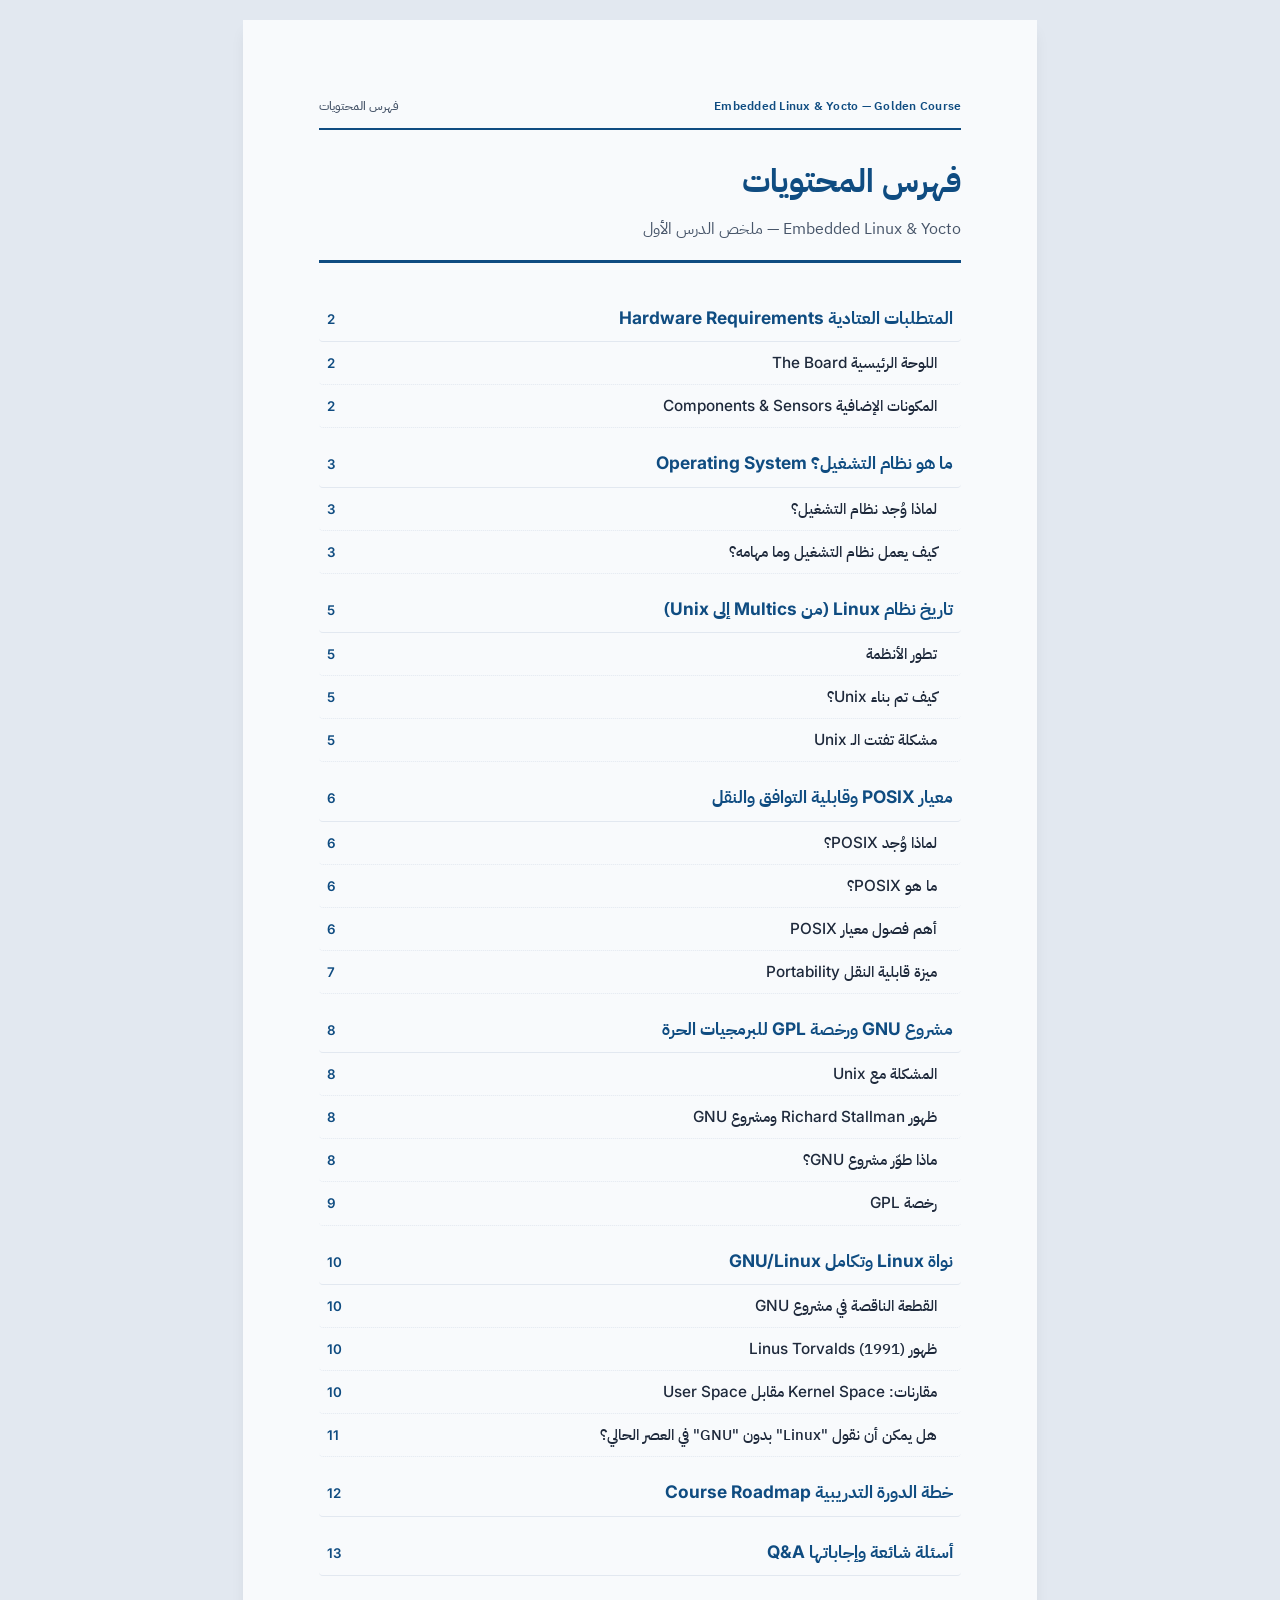
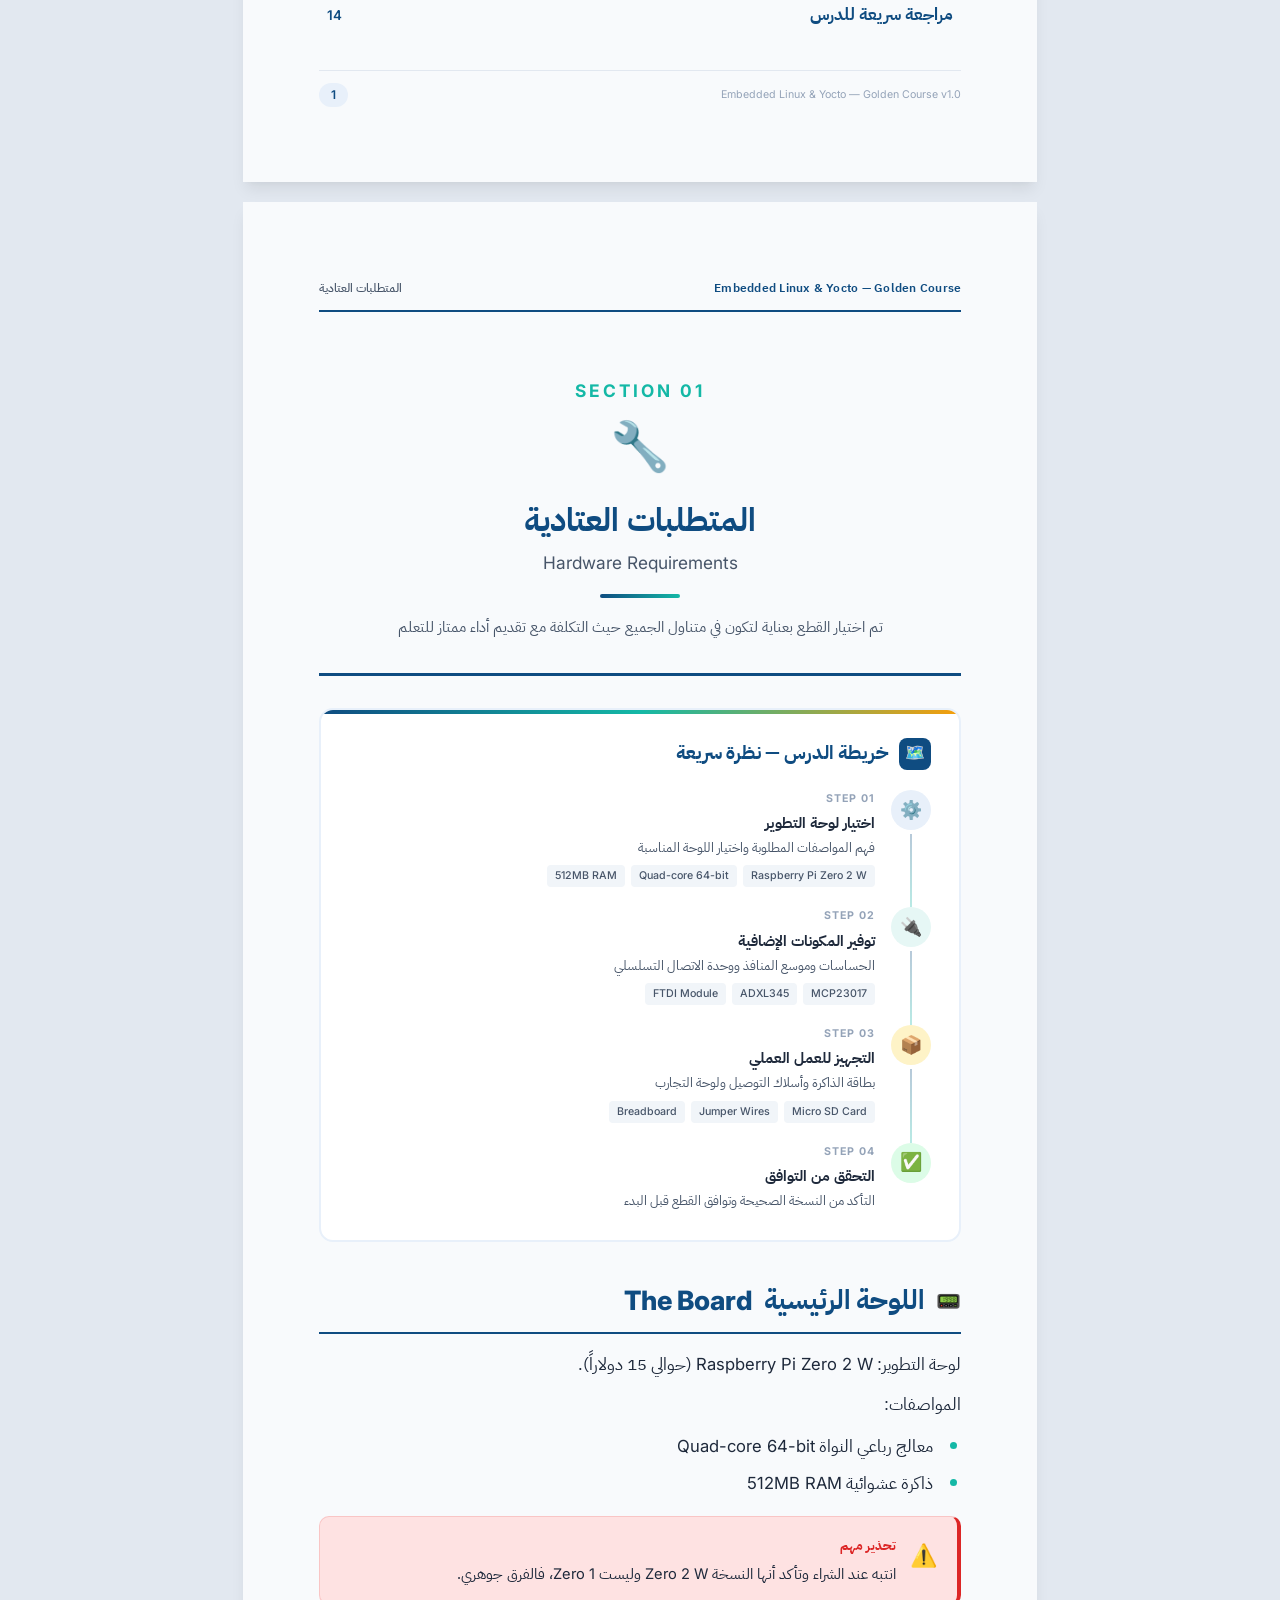
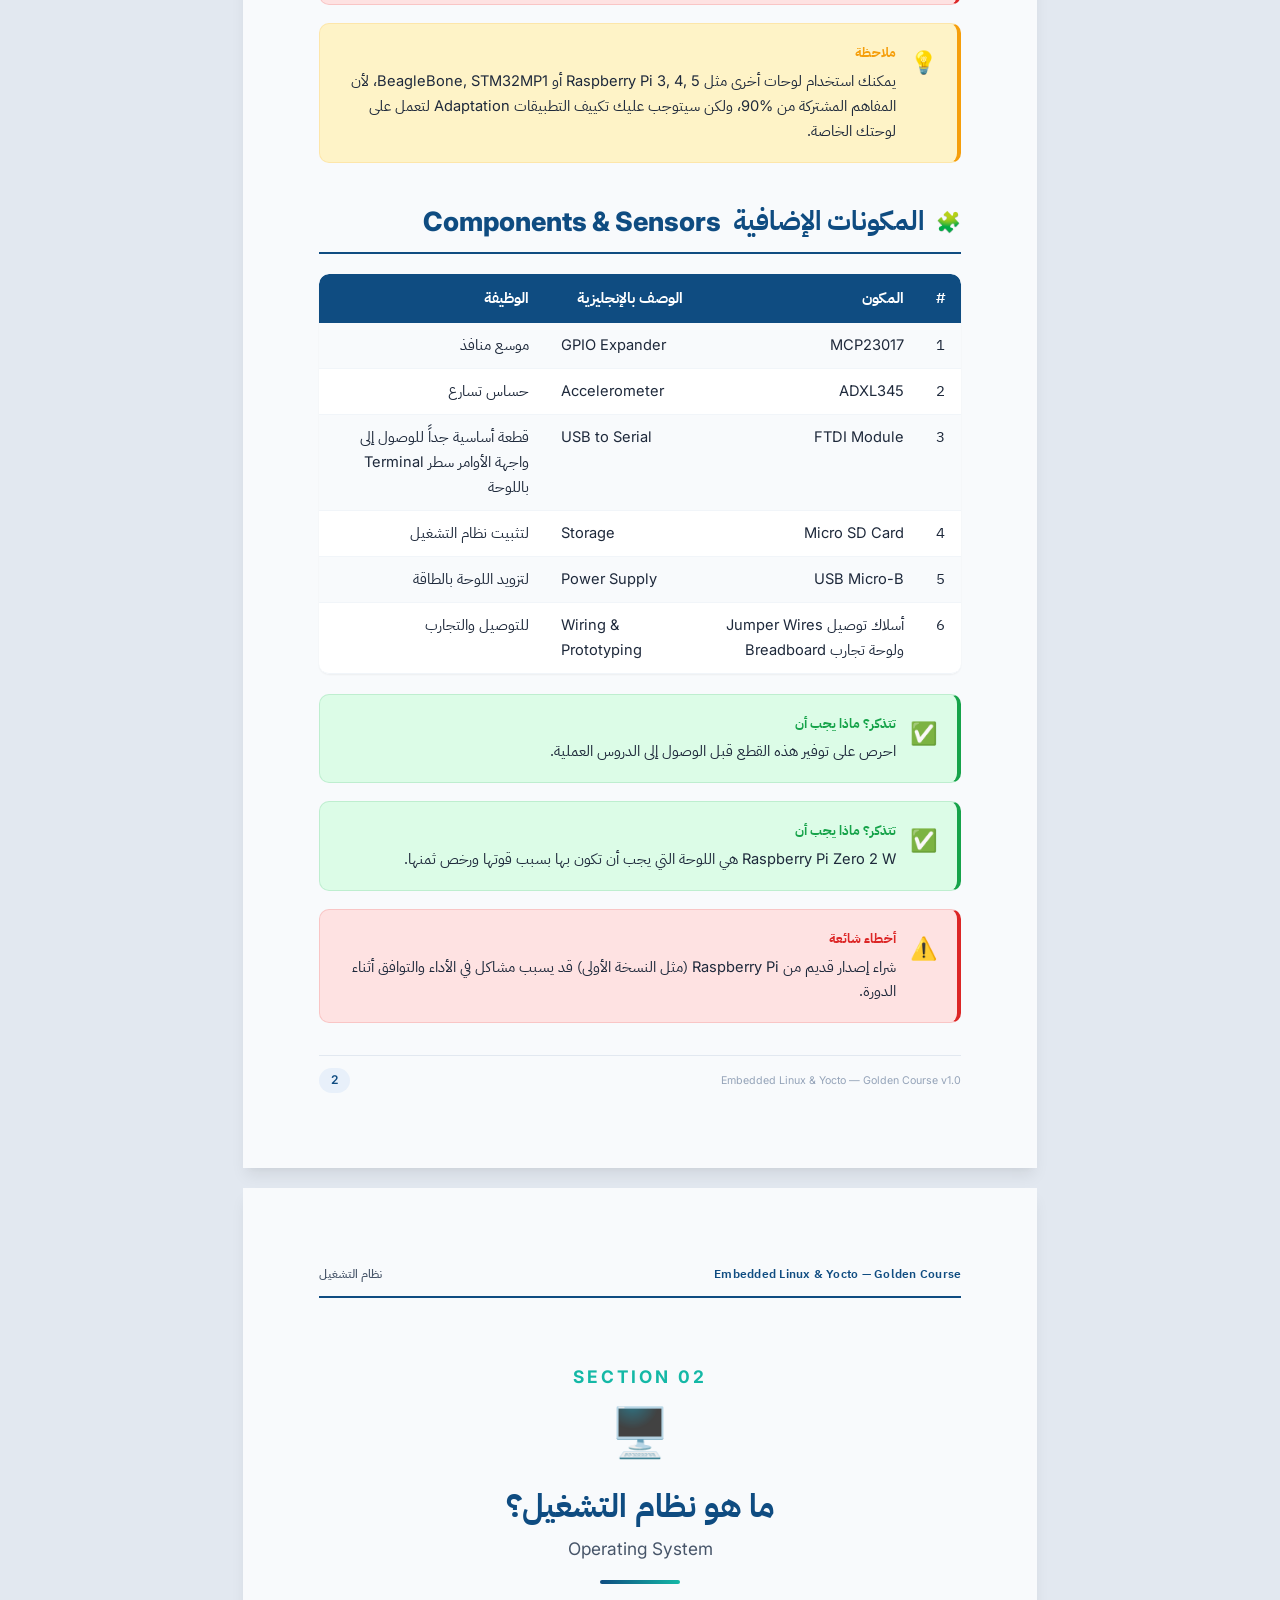
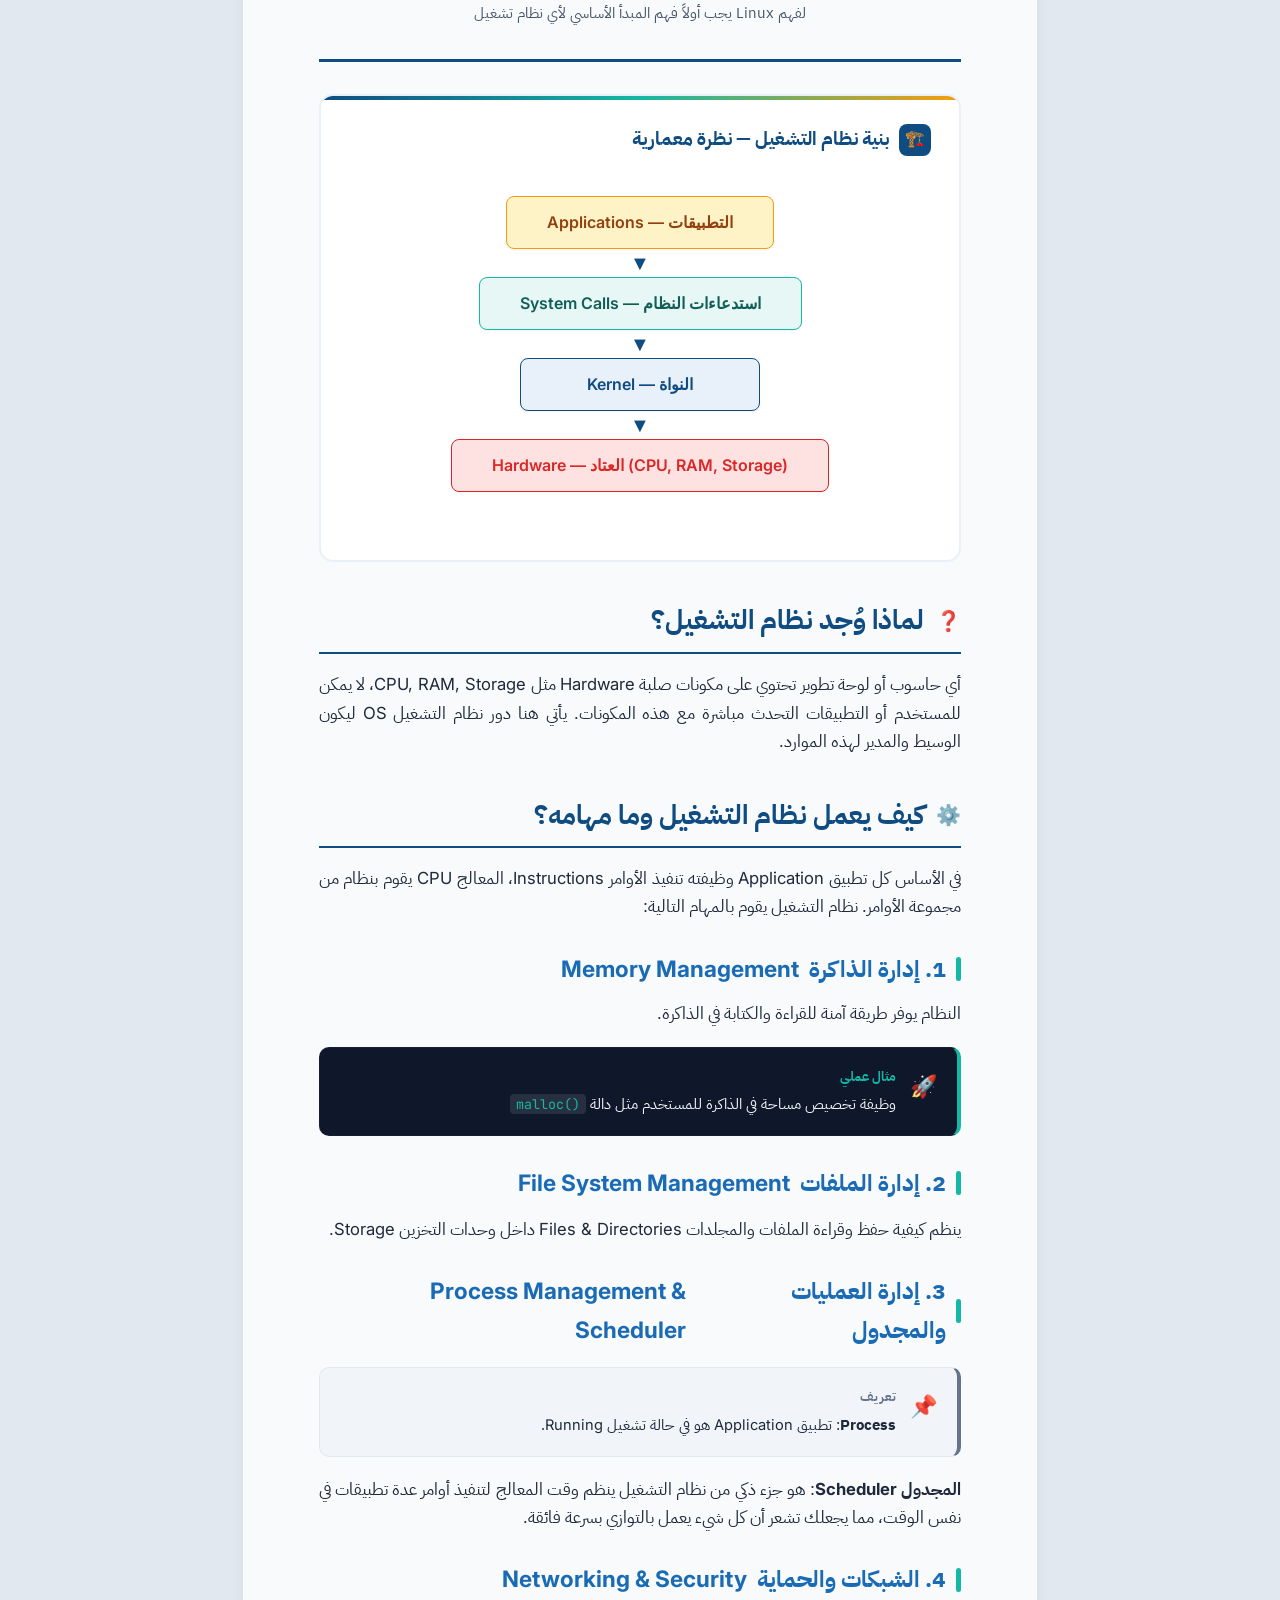
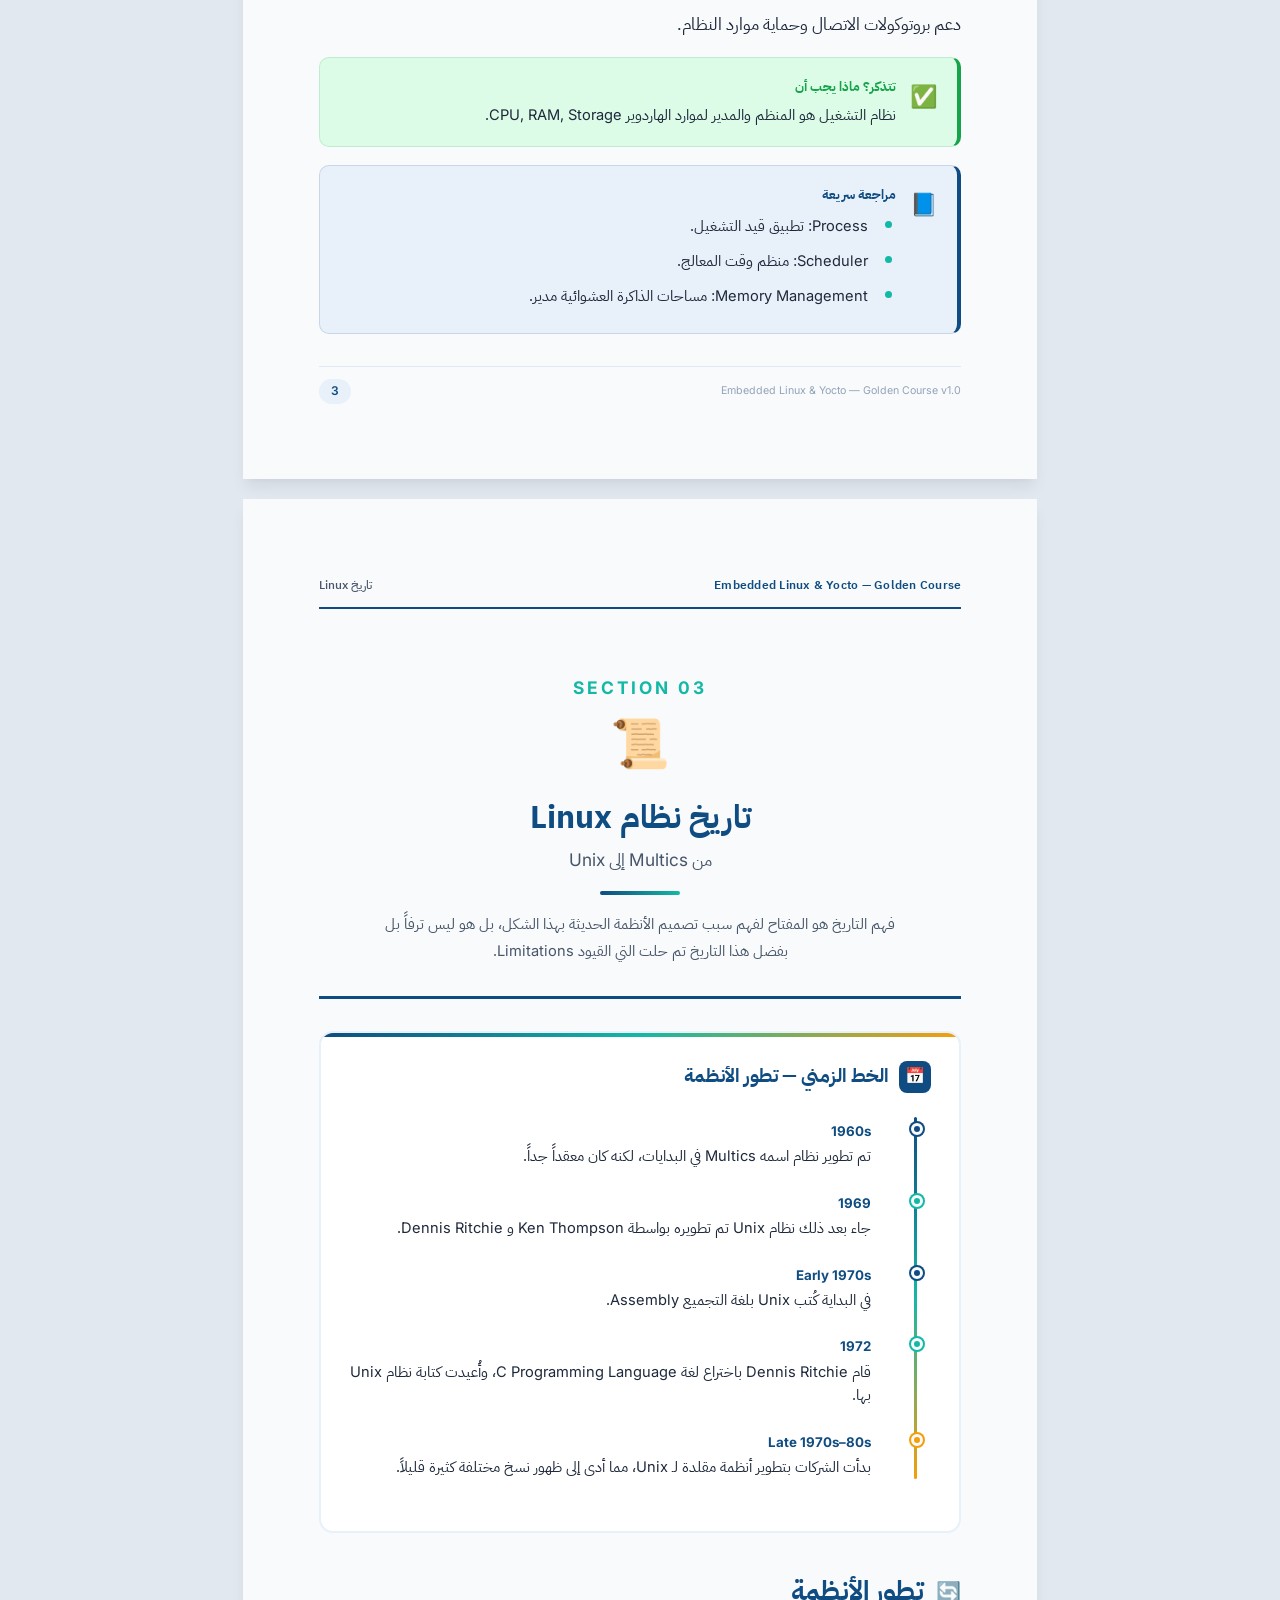
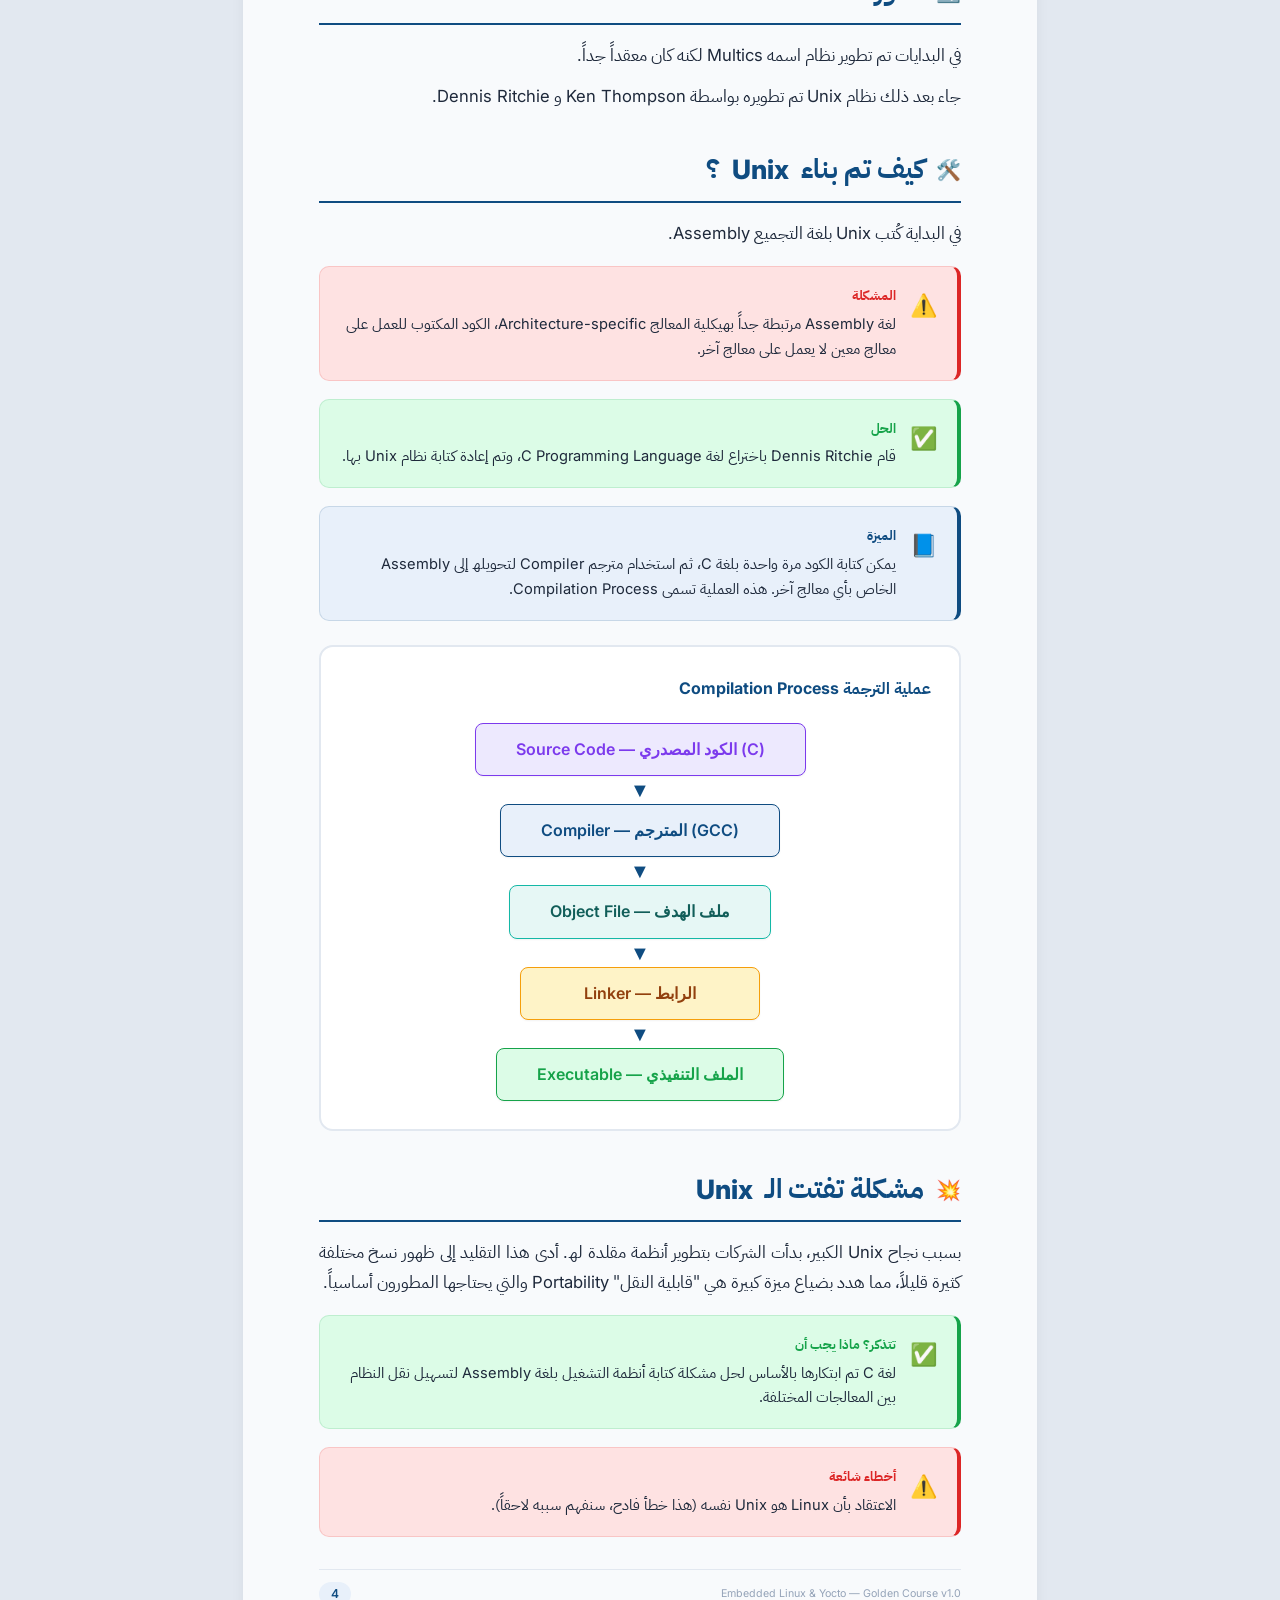
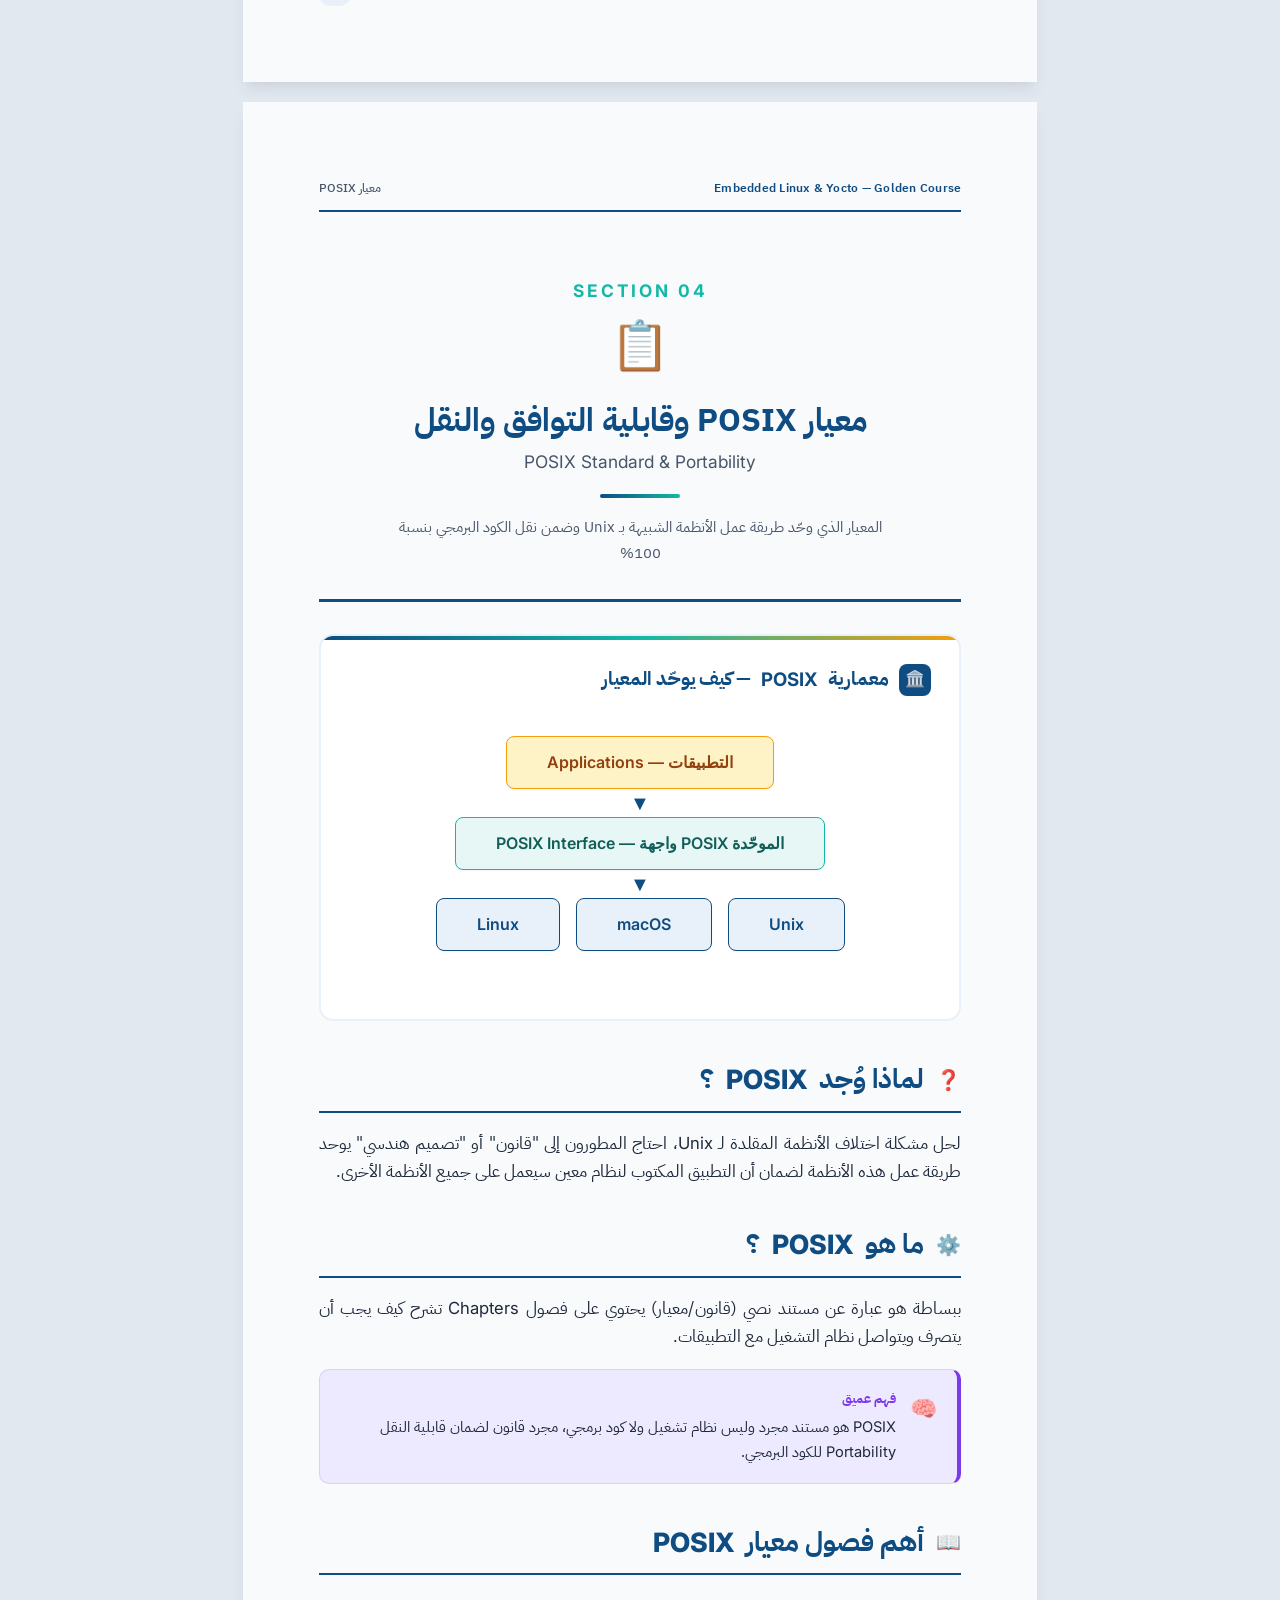
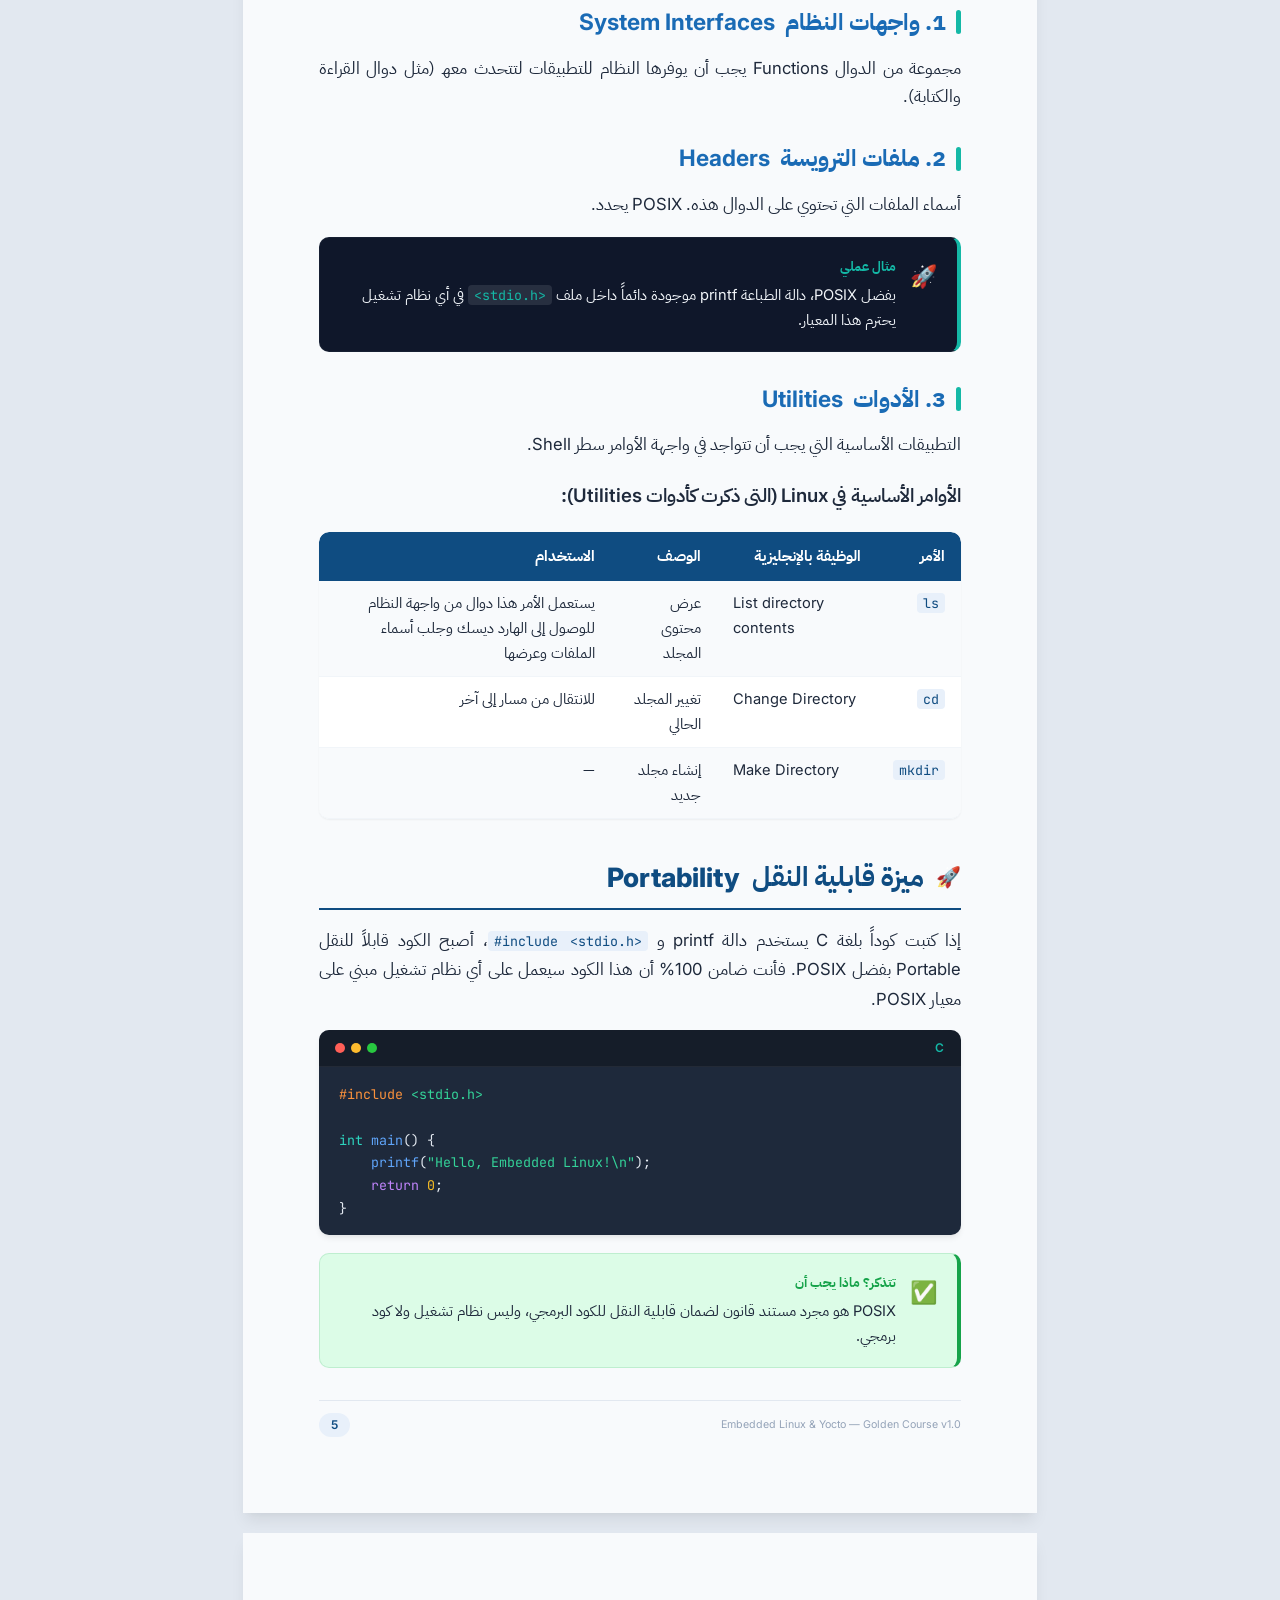
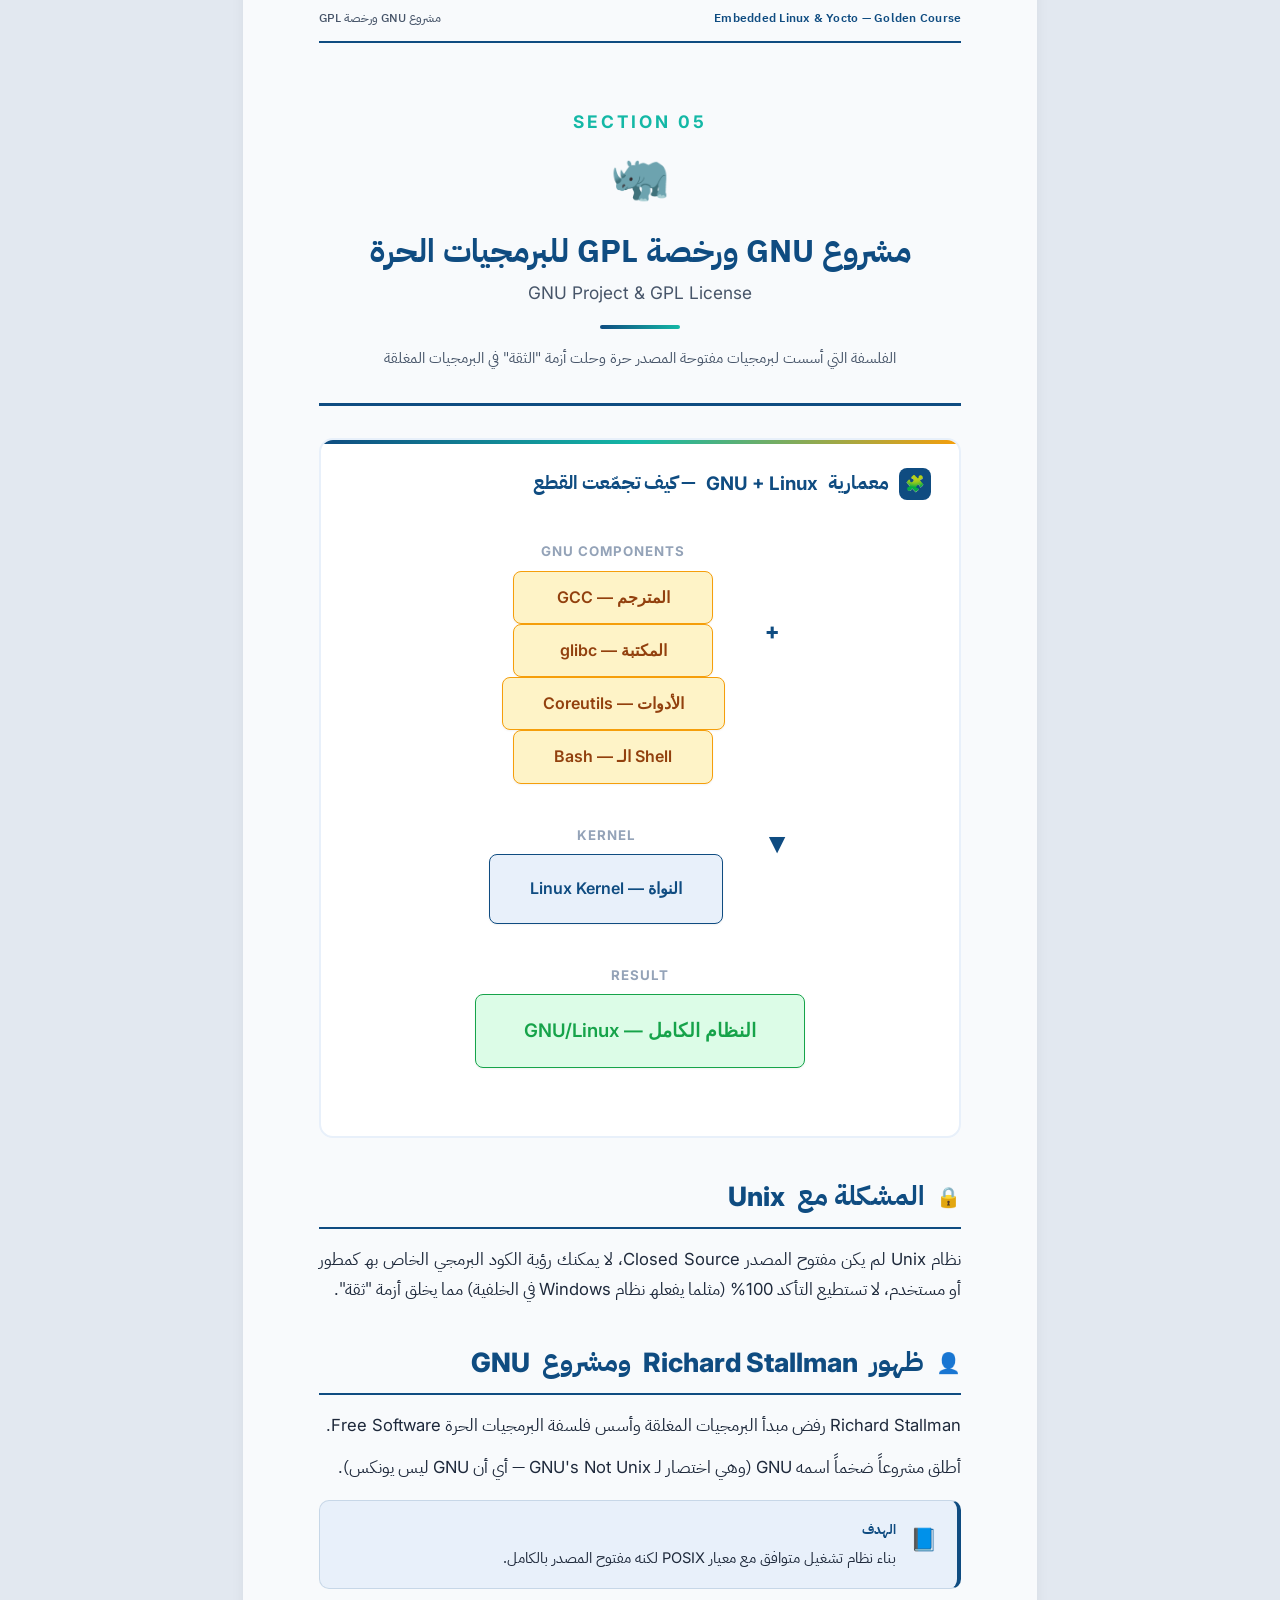
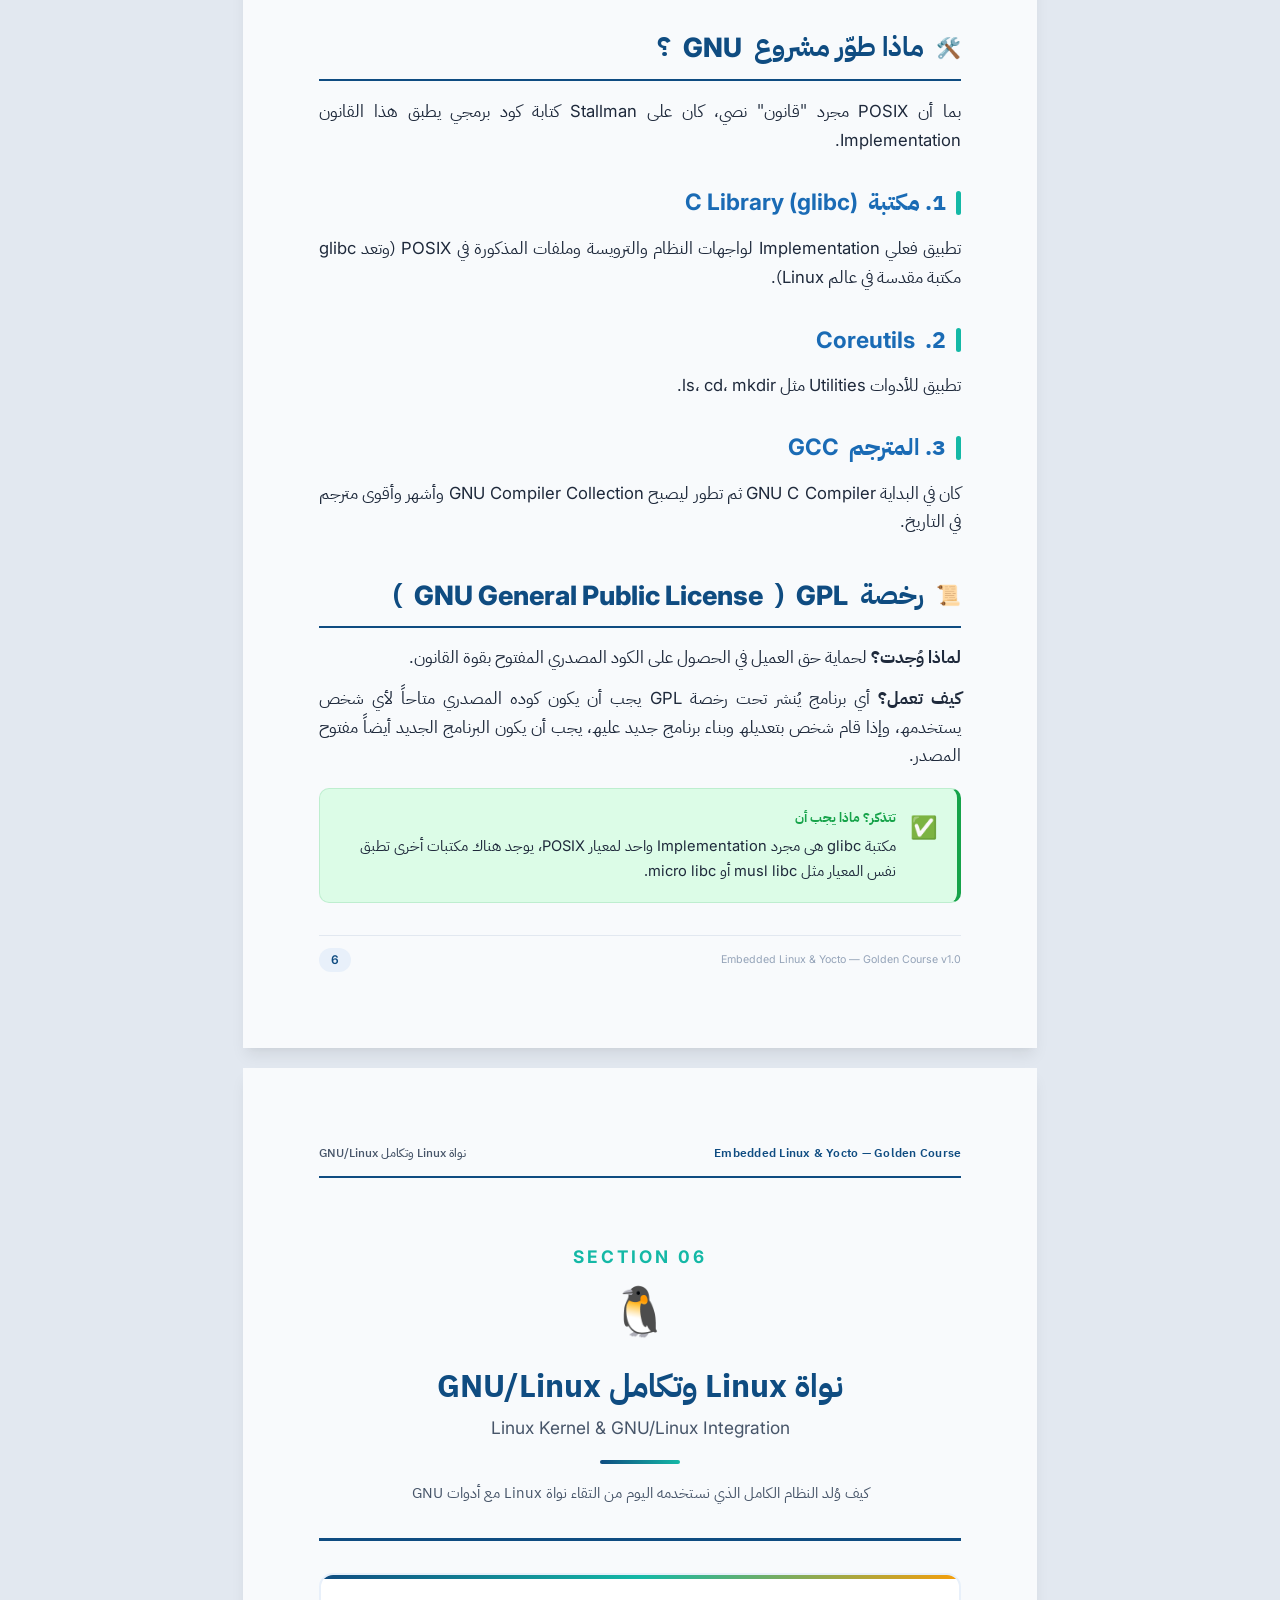
<file: EmbeddeLinuxAndYoctoGoldenCourse/Summaries/lec1/indexx.html>
<!DOCTYPE html>
<html lang="ar" dir="rtl">
<head>
<meta charset="UTF-8">
<meta name="viewport" content="width=device-width, initial-scale=1.0">
<title>Embedded Linux & Yocto — ملخص الدرس الأول</title>
<link rel="preconnect" href="https://fonts.googleapis.com">
<link href="https://fonts.googleapis.com/css2?family=IBM+Plex+Sans+Arabic:wght@300;400;500;600;700;800&family=Inter:wght@300;400;500;600;700;800&family=JetBrains+Mono:wght@400;500;600;700&display=swap" rel="stylesheet">
<style>
  /* ===== CSS RESET & BASE ===== */
  *, *::before, *::after { margin: 0; padding: 0; box-sizing: border-box; }

  :root {
    --primary: #0F4C81;
    --primary-light: #1a6bb5;
    --primary-pale: #e8f0fa;
    --secondary: #14B8A6;
    --secondary-pale: #e6f7f5;
    --accent: #F59E0B;
    --accent-pale: #fef3c7;
    --success: #16A34A;
    --success-pale: #dcfce7;
    --warning: #EA580C;
    --warning-pale: #ffedd5;
    --danger: #DC2626;
    --danger-pale: #fee2e2;
    --bg: #F8FAFC;
    --white: #ffffff;
    --text: #1e293b;
    --text-secondary: #475569;
    --text-muted: #94a3b8;
    --border: #e2e8f0;
    --border-light: #f1f5f9;
    --code-bg: #1e293b;
    --code-text: #e2e8f0;
    --purple: #7c3aed;
    --purple-pale: #ede9fe;
    --dark-card: #0f172a;
    --dark-card-text: #f1f5f9;
    --shadow-sm: 0 1px 2px rgba(0,0,0,0.05);
    --shadow-md: 0 4px 6px -1px rgba(0,0,0,0.07), 0 2px 4px -2px rgba(0,0,0,0.05);
    --shadow-lg: 0 10px 15px -3px rgba(0,0,0,0.08), 0 4px 6px -4px rgba(0,0,0,0.04);
    --radius: 10px;
    --radius-lg: 14px;
  }

  body {
    font-family: 'IBM Plex Sans Arabic', 'Cairo', sans-serif;
    font-size: 12.5pt;
    line-height: 1.7;
    color: var(--text);
    background: #e2e8f0;
    direction: rtl;
    text-align: right;
    -webkit-font-smoothing: antialiased;
  }

  /* ===== PAGE CONTAINER ===== */
  .page {
    width: 210mm;
    min-height: 297mm;
    margin: 20px auto;
    background: var(--bg);
    box-shadow: var(--shadow-lg);
    padding: 2cm;
    position: relative;
    overflow: hidden;
  }

  /* ===== HEADER & FOOTER ===== */
  .page-header {
    display: flex;
    justify-content: space-between;
    align-items: center;
    padding-bottom: 12px;
    border-bottom: 2px solid var(--primary);
    margin-bottom: 24px;
    direction: rtl;
  }
  .page-header .course-name {
    font-family: 'IBM Plex Sans Arabic', sans-serif;
    font-size: 9pt;
    font-weight: 600;
    color: var(--primary);
    letter-spacing: 0.02em;
  }
  .page-header .chapter-name {
    font-family: 'IBM Plex Sans Arabic', sans-serif;
    font-size: 9pt;
    font-weight: 500;
    color: var(--text-secondary);
  }
  .page-footer {
    display: flex;
    justify-content: space-between;
    align-items: center;
    padding-top: 12px;
    border-top: 1px solid var(--border);
    margin-top: 32px;
    direction: rtl;
  }
  .page-footer .page-num {
    font-family: 'Inter', sans-serif;
    font-size: 9pt;
    font-weight: 600;
    color: var(--primary);
    background: var(--primary-pale);
    padding: 2px 12px;
    border-radius: 20px;
  }
  .page-footer .version-info {
    font-family: 'Inter', sans-serif;
    font-size: 8pt;
    color: var(--text-muted);
  }

  /* ===== TABLE OF CONTENTS ===== */
  .toc-page { padding-top: 2cm; }
  .toc-title {
    font-size: 24pt;
    font-weight: 800;
    color: var(--primary);
    margin-bottom: 8px;
  }
  .toc-subtitle {
    font-size: 12pt;
    color: var(--text-secondary);
    margin-bottom: 32px;
    padding-bottom: 16px;
    border-bottom: 3px solid var(--primary);
  }
  .toc-list { list-style: none; }
  .toc-list li {
    display: flex;
    justify-content: space-between;
    align-items: baseline;
    padding: 8px 0;
    border-bottom: 1px dotted var(--border);
    direction: rtl;
    cursor: pointer;
    transition: background 0.2s;
    padding-right: 8px;
    padding-left: 8px;
    border-radius: 4px;
  }
  .toc-list li:hover { background: var(--primary-pale); }
  .toc-list li.toc-chapter {
    font-weight: 700;
    font-size: 13pt;
    color: var(--primary);
    margin-top: 12px;
    border-bottom: 1.5px solid var(--border);
  }
  .toc-list li.toc-section {
    font-weight: 500;
    font-size: 11.5pt;
    color: var(--text);
    padding-right: 24px;
  }
  .toc-list li.toc-subsection {
    font-weight: 400;
    font-size: 10.5pt;
    color: var(--text-secondary);
    padding-right: 48px;
  }
  .toc-list .toc-page-num {
    font-family: 'Inter', sans-serif;
    font-weight: 600;
    font-size: 10pt;
    color: var(--primary);
    min-width: 30px;
    text-align: left;
    direction: ltr;
  }

  /* ===== CHAPTER OPENING ===== */
  .chapter-opening {
    text-align: center;
    padding: 40px 0 32px;
    border-bottom: 3px solid var(--primary);
    margin-bottom: 32px;
    position: relative;
  }
  .chapter-opening .ch-number {
    font-family: 'Inter', sans-serif;
    font-size: 13pt;
    font-weight: 700;
    color: var(--secondary);
    text-transform: uppercase;
    letter-spacing: 3px;
    margin-bottom: 8px;
    direction: ltr;
  }
  .chapter-opening .ch-icon {
    font-size: 48px;
    margin-bottom: 12px;
    display: block;
  }
  .chapter-opening .ch-title {
    font-size: 24pt;
    font-weight: 800;
    color: var(--primary);
    line-height: 1.3;
    margin-bottom: 6px;
  }
  .chapter-opening .ch-subtitle {
    font-size: 13pt;
    font-weight: 400;
    color: var(--text-secondary);
    margin-bottom: 16px;
  }
  .chapter-opening .ch-intro {
    font-size: 11pt;
    color: var(--text-secondary);
    max-width: 520px;
    margin: 0 auto;
    line-height: 1.8;
  }
  .chapter-divider {
    width: 80px;
    height: 4px;
    background: linear-gradient(90deg, var(--primary), var(--secondary));
    margin: 16px auto;
    border-radius: 2px;
  }

  /* ===== ANIMATED CHAPTER OVERVIEW ===== */
  .chapter-overview {
    background: var(--white);
    border: 2px solid var(--primary-pale);
    border-radius: var(--radius-lg);
    padding: 28px;
    margin-bottom: 32px;
    position: relative;
    overflow: hidden;
  }
  .chapter-overview::before {
    content: '';
    position: absolute;
    top: 0; right: 0; left: 0;
    height: 4px;
    background: linear-gradient(90deg, var(--primary), var(--secondary), var(--accent));
  }
  .overview-title {
    font-size: 14pt;
    font-weight: 700;
    color: var(--primary);
    margin-bottom: 20px;
    display: flex;
    align-items: center;
    gap: 10px;
  }
  .overview-title .ov-icon {
    width: 32px; height: 32px;
    background: var(--primary);
    color: white;
    border-radius: 8px;
    display: flex;
    align-items: center;
    justify-content: center;
    font-size: 16px;
  }
  .overview-flow {
    display: flex;
    flex-direction: column;
    gap: 0;
    direction: rtl;
  }
  .overview-step {
    display: flex;
    align-items: flex-start;
    gap: 16px;
    position: relative;
    padding-bottom: 20px;
  }
  .overview-step:last-child { padding-bottom: 0; }
  .overview-step:not(:last-child)::after {
    content: '';
    position: absolute;
    right: 19px;
    top: 44px;
    bottom: 0;
    width: 2px;
    background: linear-gradient(180deg, var(--primary), var(--secondary));
    opacity: 0.3;
  }
  .step-icon {
    width: 40px; height: 40px;
    border-radius: 50%;
    display: flex;
    align-items: center;
    justify-content: center;
    font-size: 18px;
    flex-shrink: 0;
    position: relative;
    z-index: 2;
  }
  .step-icon.blue { background: var(--primary-pale); color: var(--primary); }
  .step-icon.teal { background: var(--secondary-pale); color: var(--secondary); }
  .step-icon.amber { background: var(--accent-pale); color: var(--accent); }
  .step-icon.green { background: var(--success-pale); color: var(--success); }
  .step-icon.purple { background: var(--purple-pale); color: var(--purple); }
  .step-icon.red { background: var(--danger-pale); color: var(--danger); }
  .step-content { flex: 1; }
  .step-content .step-num {
    font-family: 'Inter', sans-serif;
    font-size: 8pt;
    font-weight: 700;
    color: var(--text-muted);
    text-transform: uppercase;
    letter-spacing: 1px;
    direction: ltr;
    display: block;
    margin-bottom: 2px;
  }
  .step-content .step-title {
    font-size: 11.5pt;
    font-weight: 700;
    color: var(--text);
    margin-bottom: 2px;
  }
  .step-content .step-desc {
    font-size: 10pt;
    color: var(--text-secondary);
    line-height: 1.6;
  }
  .step-content .step-tags {
    display: flex;
    flex-wrap: wrap;
    gap: 6px;
    margin-top: 6px;
  }
  .step-tag {
    font-family: 'Inter', 'JetBrains Mono', sans-serif;
    font-size: 8pt;
    font-weight: 500;
    padding: 2px 8px;
    border-radius: 4px;
    background: var(--border-light);
    color: var(--text-secondary);
    direction: ltr;
  }

  /* ===== SECTION HEADINGS ===== */
  h2.section-title {
    font-size: 20pt;
    font-weight: 800;
    color: var(--primary);
    margin-top: 36px;
    margin-bottom: 16px;
    padding-bottom: 8px;
    border-bottom: 2.5px solid var(--primary);
    display: flex;
    align-items: center;
    gap: 12px;
  }
  h2.section-title .sec-num {
    font-family: 'Inter', sans-serif;
    font-size: 11pt;
    font-weight: 700;
    background: var(--primary);
    color: white;
    padding: 4px 12px;
    border-radius: 6px;
    direction: ltr;
  }
  h3.subsection-title {
    font-size: 17pt;
    font-weight: 700;
    color: var(--primary-light);
    margin-top: 28px;
    margin-bottom: 12px;
    display: flex;
    align-items: center;
    gap: 10px;
  }
  h3.subsection-title::before {
    content: '';
    width: 5px;
    height: 24px;
    background: var(--secondary);
    border-radius: 3px;
    flex-shrink: 0;
  }
  h4.sub-subsection {
    font-size: 14pt;
    font-weight: 600;
    color: var(--text);
    margin-top: 20px;
    margin-bottom: 8px;
  }

  /* ===== BODY TEXT ===== */
  p.body-text {
    margin-bottom: 12px;
    text-align: justify;
    text-justify: inter-word;
  }

  /* ===== ENGLISH INLINE ===== */
  .en {
    font-family: 'Inter', sans-serif;
    direction: ltr;
    unicode-bidi: embed;
  }
  code.inline-code {
    font-family: 'JetBrains Mono', monospace;
    font-size: 10pt;
    background: var(--primary-pale);
    color: var(--primary);
    padding: 1px 6px;
    border-radius: 4px;
    direction: ltr;
    unicode-bidi: embed;
    white-space: nowrap;
  }

  /* ===== CALLOUT BOXES ===== */
  .callout {
    border-radius: var(--radius);
    padding: 18px 20px;
    margin: 18px 0;
    position: relative;
    overflow: hidden;
    display: flex;
    gap: 14px;
    align-items: flex-start;
  }
  .callout .callout-icon {
    font-size: 22px;
    flex-shrink: 0;
    margin-top: 2px;
  }
  .callout .callout-body { flex: 1; }
  .callout .callout-label {
    font-size: 10pt;
    font-weight: 700;
    margin-bottom: 4px;
    display: block;
  }
  .callout .callout-text {
    font-size: 11pt;
    line-height: 1.7;
  }

  /* Blue - Concept */
  .callout-blue {
    background: var(--primary-pale);
    border: 1px solid rgba(15,76,129,0.15);
    border-right: 4px solid var(--primary);
  }
  .callout-blue .callout-label { color: var(--primary); }

  /* Green - Key Takeaway */
  .callout-green {
    background: var(--success-pale);
    border: 1px solid rgba(22,163,74,0.15);
    border-right: 4px solid var(--success);
  }
  .callout-green .callout-label { color: var(--success); }

  /* Orange - Tip */
  .callout-orange {
    background: var(--accent-pale);
    border: 1px solid rgba(245,158,11,0.15);
    border-right: 4px solid var(--accent);
  }
  .callout-orange .callout-label { color: var(--accent); }

  /* Red - Important */
  .callout-red {
    background: var(--danger-pale);
    border: 1px solid rgba(220,38,38,0.15);
    border-right: 4px solid var(--danger);
  }
  .callout-red .callout-label { color: var(--danger); }

  /* Gray - Definition */
  .callout-gray {
    background: #f1f5f9;
    border: 1px solid var(--border);
    border-right: 4px solid #64748b;
  }
  .callout-gray .callout-label { color: #64748b; }

  /* Purple - Deep Understanding */
  .callout-purple {
    background: var(--purple-pale);
    border: 1px solid rgba(124,58,237,0.15);
    border-right: 4px solid var(--purple);
  }
  .callout-purple .callout-label { color: var(--purple); }

  /* Dark - Practical Example */
  .callout-dark {
    background: var(--dark-card);
    border: 1px solid rgba(30,41,59,0.5);
    border-right: 4px solid var(--secondary);
  }
  .callout-dark .callout-label { color: var(--secondary); }
  .callout-dark .callout-text { color: var(--dark-card-text); }

  /* ===== WARNING INLINE ===== */
  .warning-badge {
    display: inline-flex;
    align-items: center;
    gap: 4px;
    background: var(--danger-pale);
    color: var(--danger);
    font-size: 10pt;
    font-weight: 700;
    padding: 2px 10px;
    border-radius: 4px;
    margin: 0 4px;
  }

  /* ===== LISTS ===== */
  ul.styled-list, ol.styled-list {
    margin: 10px 0 14px 0;
    padding-right: 24px;
  }
  ul.styled-list li, ol.styled-list li {
    margin-bottom: 6px;
    padding-right: 4px;
  }
  ul.styled-list li::marker {
    color: var(--secondary);
    font-size: 14pt;
  }
  ol.styled-list li::marker {
    color: var(--primary);
    font-weight: 700;
  }
  .sub-list {
    margin: 6px 0 6px 0;
    padding-right: 20px;
  }
  .sub-list li {
    margin-bottom: 4px;
    font-size: 11.5pt;
  }
  .sub-list li::marker {
    color: var(--accent);
  }

  /* ===== TABLES ===== */
  .table-wrapper {
    margin: 20px 0;
    overflow-x: auto;
    border-radius: var(--radius);
    box-shadow: var(--shadow-sm);
  }
  table.prof-table {
    width: 100%;
    border-collapse: separate;
    border-spacing: 0;
    font-size: 11pt;
    direction: rtl;
  }
  table.prof-table thead th {
    background: var(--primary);
    color: white;
    font-weight: 700;
    padding: 12px 16px;
    text-align: right;
    white-space: nowrap;
  }
  table.prof-table thead th:first-child {
    border-radius: 0 var(--radius) 0 0;
  }
  table.prof-table thead th:last-child {
    border-radius: var(--radius) 0 0 0;
  }
  table.prof-table tbody td {
    padding: 10px 16px;
    border-bottom: 1px solid var(--border-light);
    vertical-align: top;
  }
  table.prof-table tbody tr:nth-child(even) {
    background: var(--white);
  }
  table.prof-table tbody tr:nth-child(odd) {
    background: #f8fafc;
  }
  table.prof-table tbody tr:last-child td:first-child {
    border-radius: 0 0 var(--radius) 0;
  }
  table.prof-table tbody tr:last-child td:last-child {
    border-radius: 0 0 0 var(--radius);
  }
  table.prof-table .td-center { text-align: center; }
  table.prof-table .td-en {
    font-family: 'Inter', 'JetBrains Mono', sans-serif;
    direction: ltr;
    text-align: left;
  }

  /* Comparison table variant */
  table.comp-table thead th {
    background: linear-gradient(135deg, var(--primary), var(--primary-light));
  }

  /* ===== CODE BLOCKS ===== */
  .code-block {
    background: var(--code-bg);
    border-radius: var(--radius);
    margin: 16px 0;
    overflow: hidden;
    direction: ltr;
    text-align: left;
    box-shadow: var(--shadow-md);
  }
  .code-header {
    display: flex;
    justify-content: space-between;
    align-items: center;
    padding: 8px 16px;
    background: rgba(0,0,0,0.3);
    border-bottom: 1px solid rgba(255,255,255,0.06);
  }
  .code-header .code-lang {
    font-family: 'Inter', sans-serif;
    font-size: 9pt;
    font-weight: 600;
    color: var(--secondary);
    text-transform: uppercase;
    letter-spacing: 1px;
  }
  .code-header .code-dots {
    display: flex; gap: 6px;
  }
  .code-header .code-dots span {
    width: 10px; height: 10px; border-radius: 50%;
  }
  .code-header .code-dots span:nth-child(1) { background: #ff5f57; }
  .code-header .code-dots span:nth-child(2) { background: #febc2e; }
  .code-header .code-dots span:nth-child(3) { background: #28c840; }
  .code-body {
    padding: 16px 20px;
    overflow-x: auto;
  }
  .code-body pre {
    font-family: 'JetBrains Mono', monospace;
    font-size: 10pt;
    line-height: 1.7;
    color: var(--code-text);
    margin: 0;
    white-space: pre;
  }
  .code-body .line-num {
    display: inline-block;
    width: 30px;
    color: #475569;
    user-select: none;
    text-align: right;
    margin-right: 16px;
    font-size: 9pt;
  }
  /* Syntax colors */
  .syn-kw { color: #c084fc; }
  .syn-fn { color: #60a5fa; }
  .syn-str { color: #34d399; }
  .syn-cm { color: #64748b; font-style: italic; }
  .syn-num { color: #fbbf24; }
  .syn-type { color: #2dd4bf; }
  .syn-op { color: #f472b6; }
  .syn-inc { color: #fb923c; }

  /* ===== DIAGRAMS ===== */
  .diagram-container {
    background: var(--white);
    border: 2px solid var(--border);
    border-radius: var(--radius-lg);
    padding: 28px;
    margin: 24px 0;
    text-align: center;
    direction: ltr;
  }
  .diagram-title {
    font-family: 'IBM Plex Sans Arabic', sans-serif;
    font-size: 12pt;
    font-weight: 700;
    color: var(--primary);
    margin-bottom: 20px;
    direction: rtl;
    text-align: right;
  }
  .diagram-box {
    display: inline-flex;
    flex-direction: column;
    align-items: center;
    gap: 0;
  }
  .diag-layer {
    padding: 12px 40px;
    border-radius: 8px;
    font-family: 'Inter', sans-serif;
    font-weight: 600;
    font-size: 12pt;
    min-width: 240px;
    text-align: center;
    box-shadow: var(--shadow-sm);
  }
  .diag-arrow {
    font-size: 20px;
    color: var(--primary);
    line-height: 1;
    padding: 4px 0;
  }
  .diag-layer.app { background: var(--accent-pale); color: #92400e; border: 1.5px solid var(--accent); }
  .diag-layer.syscall { background: var(--secondary-pale); color: #115e59; border: 1.5px solid var(--secondary); }
  .diag-layer.kernel { background: var(--primary-pale); color: var(--primary); border: 1.5px solid var(--primary); }
  .diag-layer.hw { background: var(--danger-pale); color: var(--danger); border: 1.5px solid var(--danger); }
  .diag-layer.gnu { background: var(--accent-pale); color: #92400e; border: 1.5px solid var(--accent); }
  .diag-layer.linux { background: var(--primary-pale); color: var(--primary); border: 1.5px solid var(--primary); }
  .diag-layer.gnulinux { background: var(--success-pale); color: var(--success); border: 1.5px solid var(--success); font-size: 14pt; }
  .diag-layer.src { background: var(--purple-pale); color: var(--purple); border: 1.5px solid var(--purple); }
  .diag-layer.compiler { background: var(--primary-pale); color: var(--primary); border: 1.5px solid var(--primary); }
  .diag-layer.obj { background: var(--secondary-pale); color: #115e59; border: 1.5px solid var(--secondary); }
  .diag-layer.linker { background: var(--accent-pale); color: #92400e; border: 1.5px solid var(--accent); }
  .diag-layer.exe { background: var(--success-pale); color: var(--success); border: 1.5px solid var(--success); }
  .diag-plus {
    font-size: 24px;
    color: var(--primary);
    font-weight: 700;
    padding: 4px 0;
  }

  /* Side-by-side diagram */
  .diag-side {
    display: flex;
    justify-content: center;
    gap: 40px;
    flex-wrap: wrap;
  }
  .diag-col {
    display: flex;
    flex-direction: column;
    align-items: center;
    gap: 0;
  }
  .diag-col-label {
    font-family: 'Inter', sans-serif;
    font-size: 10pt;
    font-weight: 700;
    color: var(--text-muted);
    text-transform: uppercase;
    letter-spacing: 1px;
    margin-bottom: 8px;
  }

  /* Kernel vs User space diagram */
  .space-diagram {
    display: flex;
    flex-direction: column;
    gap: 0;
    align-items: center;
  }
  .space-box {
    padding: 14px 48px;
    border-radius: 8px;
    font-family: 'Inter', sans-serif;
    font-weight: 600;
    font-size: 11pt;
    min-width: 220px;
    text-align: center;
  }
  .space-box.kern-space {
    background: var(--primary-pale);
    color: var(--primary);
    border: 2px solid var(--primary);
    border-radius: var(--radius) var(--radius) 0 0;
  }
  .space-box.syscall-bar {
    background: var(--secondary);
    color: white;
    font-size: 9pt;
    letter-spacing: 1px;
    padding: 8px 48px;
    min-width: 220px;
  }
  .space-box.user-space {
    background: var(--accent-pale);
    color: #92400e;
    border: 2px solid var(--accent);
    border-radius: 0 0 var(--radius) var(--radius);
  }

  /* ===== TIMELINE ===== */
  .timeline {
    position: relative;
    margin: 24px 0;
    padding-right: 32px;
    direction: rtl;
  }
  .timeline::before {
    content: '';
    position: absolute;
    right: 14px;
    top: 0;
    bottom: 0;
    width: 3px;
    background: linear-gradient(180deg, var(--primary), var(--secondary), var(--accent));
    border-radius: 2px;
  }
  .timeline-item {
    position: relative;
    margin-bottom: 20px;
    padding-right: 28px;
  }
  .timeline-item::before {
    content: '';
    position: absolute;
    right: -24px;
    top: 6px;
    width: 12px;
    height: 12px;
    border-radius: 50%;
    background: var(--primary);
    border: 3px solid var(--bg);
    box-shadow: 0 0 0 2px var(--primary);
  }
  .timeline-item:nth-child(even)::before { background: var(--secondary); box-shadow: 0 0 0 2px var(--secondary); }
  .timeline-item:last-child::before { background: var(--accent); box-shadow: 0 0 0 2px var(--accent); }
  .timeline-year {
    font-family: 'Inter', sans-serif;
    font-size: 10pt;
    font-weight: 700;
    color: var(--primary);
    direction: ltr;
    display: inline-block;
    margin-bottom: 2px;
  }
  .timeline-text {
    font-size: 11pt;
    color: var(--text);
    line-height: 1.6;
  }

  /* ===== ROADMAP CARDS ===== */
  .roadmap-grid {
    display: grid;
    grid-template-columns: repeat(2, 1fr);
    gap: 12px;
    margin: 20px 0;
    direction: rtl;
  }
  .roadmap-card {
    background: var(--white);
    border: 1.5px solid var(--border);
    border-radius: var(--radius);
    padding: 14px 16px;
    display: flex;
    align-items: flex-start;
    gap: 12px;
    transition: border-color 0.2s, box-shadow 0.2s;
  }
  .roadmap-card:hover {
    border-color: var(--primary);
    box-shadow: var(--shadow-md);
  }
  .roadmap-card .rm-num {
    font-family: 'Inter', sans-serif;
    font-size: 11pt;
    font-weight: 800;
    color: var(--white);
    background: var(--primary);
    width: 28px; height: 28px;
    border-radius: 50%;
    display: flex;
    align-items: center;
    justify-content: center;
    flex-shrink: 0;
    direction: ltr;
  }
  .roadmap-card .rm-content { flex: 1; }
  .roadmap-card .rm-title {
    font-size: 10.5pt;
    font-weight: 700;
    color: var(--text);
    margin-bottom: 2px;
    direction: rtl;
  }
  .roadmap-card .rm-en {
    font-family: 'Inter', sans-serif;
    font-size: 9pt;
    color: var(--text-muted);
    direction: ltr;
    text-align: left;
  }
  .roadmap-card .rm-desc {
    font-size: 9.5pt;
    color: var(--text-secondary);
    line-height: 1.5;
    margin-top: 2px;
  }

  /* ===== QUICK REVIEW ===== */
  .quick-review {
    background: var(--white);
    border: 2px solid var(--primary);
    border-radius: var(--radius-lg);
    padding: 28px;
    margin-top: 36px;
    position: relative;
    overflow: hidden;
  }
  .quick-review::before {
    content: '';
    position: absolute;
    top: 0; right: 0; left: 0;
    height: 5px;
    background: linear-gradient(90deg, var(--primary), var(--secondary), var(--accent), var(--success));
  }
  .qr-title {
    font-size: 18pt;
    font-weight: 800;
    color: var(--primary);
    margin-bottom: 20px;
    display: flex;
    align-items: center;
    gap: 10px;
  }
  .qr-section {
    margin-bottom: 20px;
  }
  .qr-section:last-child { margin-bottom: 0; }
  .qr-section-title {
    font-size: 13pt;
    font-weight: 700;
    color: var(--primary-light);
    margin-bottom: 10px;
    padding-bottom: 6px;
    border-bottom: 1.5px solid var(--primary-pale);
    display: flex;
    align-items: center;
    gap: 8px;
  }
  .qr-list {
    list-style: none;
    padding: 0;
  }
  .qr-list li {
    padding: 6px 0;
    padding-right: 20px;
    position: relative;
    font-size: 11pt;
    line-height: 1.6;
  }
  .qr-list li::before {
    content: '◆';
    position: absolute;
    right: 0;
    color: var(--secondary);
    font-size: 8pt;
    top: 8px;
  }
  .qr-checklist {
    list-style: none;
    padding: 0;
  }
  .qr-checklist li {
    padding: 8px 12px;
    padding-right: 40px;
    position: relative;
    font-size: 11pt;
    background: var(--border-light);
    border-radius: 6px;
    margin-bottom: 6px;
    transition: background 0.2s;
    cursor: pointer;
  }
  .qr-checklist li:hover { background: var(--primary-pale); }
  .qr-checklist li::before {
    content: '☐';
    position: absolute;
    right: 12px;
    font-size: 14pt;
    color: var(--text-muted);
    top: 6px;
  }
  .qr-checklist li.checked::before {
    content: '☑';
    color: var(--success);
  }
  .qr-checklist li.checked {
    text-decoration: line-through;
    color: var(--text-muted);
  }
  .qr-mistake {
    background: var(--danger-pale);
    border-radius: 6px;
    padding: 10px 14px;
    margin-bottom: 8px;
    font-size: 11pt;
    border-right: 3px solid var(--danger);
  }
  .qr-tip {
    background: var(--accent-pale);
    border-radius: 6px;
    padding: 10px 14px;
    margin-bottom: 8px;
    font-size: 11pt;
    border-right: 3px solid var(--accent);
  }
  .qr-interview {
    background: var(--purple-pale);
    border-radius: 6px;
    padding: 10px 14px;
    margin-bottom: 8px;
    font-size: 11pt;
    border-right: 3px solid var(--purple);
  }

  /* ===== MISC ===== */
  .section-icon {
    font-size: 20px;
    flex-shrink: 0;
  }
  .note-separator {
    border: none;
    height: 1px;
    background: var(--border);
    margin: 20px 0;
  }
  .inline-bold { font-weight: 700; }
  .inline-highlight {
    background: var(--accent-pale);
    padding: 0 4px;
    border-radius: 3px;
    font-weight: 600;
  }

  /* ===== PRINT ===== */
  @media print {
    body { background: white; }
    .page {
      margin: 0;
      box-shadow: none;
      width: 100%;
      padding: 1.5cm;
    }
    .roadmap-card:hover { box-shadow: none; }
    .callout { break-inside: avoid; }
    .code-block { break-inside: avoid; }
    .table-wrapper { break-inside: avoid; }
    .quick-review { break-inside: avoid; }
    .chapter-overview { break-inside: avoid; }
  }

  /* ===== RESPONSIVE ===== */
  @media (max-width: 800px) {
    .page { padding: 1cm; width: 100%; margin: 0; }
    .roadmap-grid { grid-template-columns: 1fr; }
    .diag-side { flex-direction: column; gap: 24px; }
  }
</style>
</head>
<body>

<!-- ============================================================ -->
<!-- PAGE 1: TABLE OF CONTENTS                                     -->
<!-- ============================================================ -->
<div class="page toc-page">
  <div class="page-header">
    <span class="course-name">Embedded Linux & Yocto — Golden Course</span>
    <span class="chapter-name">فهرس المحتويات</span>
  </div>

  <div class="toc-title">فهرس المحتويات</div>
  <div class="toc-subtitle">Embedded Linux & Yocto — ملخص الدرس الأول</div>

  <ul class="toc-list">
    <li class="toc-chapter" onclick="document.getElementById('sec1').scrollIntoView({behavior:'smooth'})">
      <span>المتطلبات العتادية <span class="en">Hardware Requirements</span></span>
      <span class="toc-page-num">2</span>
    </li>
    <li class="toc-section">
      <span>اللوحة الرئيسية <span class="en">The Board</span></span>
      <span class="toc-page-num">2</span>
    </li>
    <li class="toc-section">
      <span>المكونات الإضافية <span class="en">Components & Sensors</span></span>
      <span class="toc-page-num">2</span>
    </li>

    <li class="toc-chapter" onclick="document.getElementById('sec2').scrollIntoView({behavior:'smooth'})">
      <span>ما هو نظام التشغيل؟ <span class="en">Operating System</span></span>
      <span class="toc-page-num">3</span>
    </li>
    <li class="toc-section">
      <span>لماذا وُجد نظام التشغيل؟</span>
      <span class="toc-page-num">3</span>
    </li>
    <li class="toc-section">
      <span>كيف يعمل نظام التشغيل وما مهامه؟</span>
      <span class="toc-page-num">3</span>
    </li>

    <li class="toc-chapter" onclick="document.getElementById('sec3').scrollIntoView({behavior:'smooth'})">
      <span>تاريخ نظام <span class="en">Linux</span> (من <span class="en">Multics</span> إلى <span class="en">Unix</span>)</span>
      <span class="toc-page-num">5</span>
    </li>
    <li class="toc-section">
      <span>تطور الأنظمة</span>
      <span class="toc-page-num">5</span>
    </li>
    <li class="toc-section">
      <span>كيف تم بناء <span class="en">Unix</span>؟</span>
      <span class="toc-page-num">5</span>
    </li>
    <li class="toc-section">
      <span>مشكلة تفتت الـ <span class="en">Unix</span></span>
      <span class="toc-page-num">5</span>
    </li>

    <li class="toc-chapter" onclick="document.getElementById('sec4').scrollIntoView({behavior:'smooth'})">
      <span>معيار <span class="en">POSIX</span> وقابلية التوافق والنقل</span>
      <span class="toc-page-num">6</span>
    </li>
    <li class="toc-section">
      <span>لماذا وُجد <span class="en">POSIX</span>؟</span>
      <span class="toc-page-num">6</span>
    </li>
    <li class="toc-section">
      <span>ما هو <span class="en">POSIX</span>؟</span>
      <span class="toc-page-num">6</span>
    </li>
    <li class="toc-section">
      <span>أهم فصول معيار <span class="en">POSIX</span></span>
      <span class="toc-page-num">6</span>
    </li>
    <li class="toc-section">
      <span>ميزة قابلية النقل <span class="en">Portability</span></span>
      <span class="toc-page-num">7</span>
    </li>

    <li class="toc-chapter" onclick="document.getElementById('sec5').scrollIntoView({behavior:'smooth'})">
      <span>مشروع <span class="en">GNU</span> ورخصة <span class="en">GPL</span> للبرمجيات الحرة</span>
      <span class="toc-page-num">8</span>
    </li>
    <li class="toc-section">
      <span>المشكلة مع <span class="en">Unix</span></span>
      <span class="toc-page-num">8</span>
    </li>
    <li class="toc-section">
      <span>ظهور <span class="en">Richard Stallman</span> ومشروع <span class="en">GNU</span></span>
      <span class="toc-page-num">8</span>
    </li>
    <li class="toc-section">
      <span>ماذا طوّر مشروع <span class="en">GNU</span>؟</span>
      <span class="toc-page-num">8</span>
    </li>
    <li class="toc-section">
      <span>رخصة <span class="en">GPL</span></span>
      <span class="toc-page-num">9</span>
    </li>

    <li class="toc-chapter" onclick="document.getElementById('sec6').scrollIntoView({behavior:'smooth'})">
      <span>نواة <span class="en">Linux</span> وتكامل <span class="en">GNU/Linux</span></span>
      <span class="toc-page-num">10</span>
    </li>
    <li class="toc-section">
      <span>القطعة الناقصة في مشروع <span class="en">GNU</span></span>
      <span class="toc-page-num">10</span>
    </li>
    <li class="toc-section">
      <span>ظهور <span class="en">Linus Torvalds</span> (1991)</span>
      <span class="toc-page-num">10</span>
    </li>
    <li class="toc-section">
      <span>مقارنات: <span class="en">Kernel Space</span> مقابل <span class="en">User Space</span></span>
      <span class="toc-page-num">10</span>
    </li>
    <li class="toc-section">
      <span>هل يمكن أن نقول "Linux" بدون "GNU" في العصر الحالي؟</span>
      <span class="toc-page-num">11</span>
    </li>

    <li class="toc-chapter" onclick="document.getElementById('sec7').scrollIntoView({behavior:'smooth'})">
      <span>خطة الدورة التدريبية <span class="en">Course Roadmap</span></span>
      <span class="toc-page-num">12</span>
    </li>

    <li class="toc-chapter" onclick="document.getElementById('sec8').scrollIntoView({behavior:'smooth'})">
      <span>أسئلة شائعة وإجاباتها <span class="en">Q&A</span></span>
      <span class="toc-page-num">13</span>
    </li>

    <li class="toc-chapter" style="border-bottom: none; margin-top: 16px;">
      <span>مراجعة سريعة للدرس</span>
      <span class="toc-page-num">14</span>
    </li>
  </ul>

  <div class="page-footer">
    <span class="version-info">Embedded Linux & Yocto — Golden Course v1.0</span>
    <span class="page-num">1</span>
  </div>
</div>

<!-- ============================================================ -->
<!-- PAGE 2: CHAPTER 1 — HARDWARE REQUIREMENTS                     -->
<!-- ============================================================ -->
<div class="page">
  <div class="page-header">
    <span class="course-name">Embedded Linux & Yocto — Golden Course</span>
    <span class="chapter-name">المتطلبات العتادية</span>
  </div>

  <!-- CHAPTER OPENING -->
  <div class="chapter-opening">
    <span class="ch-number">SECTION 01</span>
    <span class="ch-icon">🔧</span>
    <div class="ch-title">المتطلبات العتادية</div>
    <div class="ch-subtitle"><span class="en">Hardware Requirements</span></div>
    <div class="chapter-divider"></div>
    <div class="ch-intro">
      تم اختيار القطع بعناية لتكون في متناول الجميع حيث التكلفة مع تقديم أداء ممتاز للتعلم
    </div>
  </div>

  <!-- ANIMATED CHAPTER OVERVIEW -->
  <div class="chapter-overview">
    <div class="overview-title">
      <span class="ov-icon">🗺️</span>
      خريطة الدرس — نظرة سريعة
    </div>
    <div class="overview-flow">
      <div class="overview-step">
        <div class="step-icon blue">⚙️</div>
        <div class="step-content">
          <span class="step-num">Step 01</span>
          <div class="step-title">اختيار لوحة التطوير</div>
          <div class="step-desc">فهم المواصفات المطلوبة واختيار اللوحة المناسبة</div>
          <div class="step-tags"><span class="step-tag">Raspberry Pi Zero 2 W</span><span class="step-tag">Quad-core 64-bit</span><span class="step-tag">512MB RAM</span></div>
        </div>
      </div>
      <div class="overview-step">
        <div class="step-icon teal">🔌</div>
        <div class="step-content">
          <span class="step-num">Step 02</span>
          <div class="step-title">توفير المكونات الإضافية</div>
          <div class="step-desc">الحساسات وموسع المنافذ ووحدة الاتصال التسلسلي</div>
          <div class="step-tags"><span class="step-tag">MCP23017</span><span class="step-tag">ADXL345</span><span class="step-tag">FTDI Module</span></div>
        </div>
      </div>
      <div class="overview-step">
        <div class="step-icon amber">📦</div>
        <div class="step-content">
          <span class="step-num">Step 03</span>
          <div class="step-title">التجهيز للعمل العملي</div>
          <div class="step-desc">بطاقة الذاكرة وأسلاك التوصيل ولوحة التجارب</div>
          <div class="step-tags"><span class="step-tag">Micro SD Card</span><span class="step-tag">Jumper Wires</span><span class="step-tag">Breadboard</span></div>
        </div>
      </div>
      <div class="overview-step">
        <div class="step-icon green">✅</div>
        <div class="step-content">
          <span class="step-num">Step 04</span>
          <div class="step-title">التحقق من التوافق</div>
          <div class="step-desc">التأكد من النسخة الصحيحة وتوافق القطع قبل البدء</div>
        </div>
      </div>
    </div>
  </div>

  <!-- SECTION 1: THE BOARD -->
  <h2 class="section-title" id="sec1">
    <span class="section-icon">📟</span>
    اللوحة الرئيسية <span class="en">The Board</span>
  </h2>

  <p class="body-text">
    لوحة التطوير: <span class="en">Raspberry Pi Zero 2 W</span> (حوالي 15 دولاراً).
  </p>

  <p class="body-text">المواصفات:</p>
  <ul class="styled-list">
    <li>معالج رباعي النواة <span class="en">Quad-core 64-bit</span></li>
    <li>ذاكرة عشوائية <span class="en">512MB RAM</span></li>
  </ul>

  <div class="callout callout-red">
    <span class="callout-icon">⚠️</span>
    <div class="callout-body">
      <span class="callout-label">تحذير مهم</span>
      <div class="callout-text">
        انتبه عند الشراء وتأكد أنها النسخة <span class="en">Zero 2 W</span> وليست <span class="en">Zero 1</span>، فالفرق جوهري.
      </div>
    </div>
  </div>

  <div class="callout callout-orange">
    <span class="callout-icon">💡</span>
    <div class="callout-body">
      <span class="callout-label">ملاحظة</span>
      <div class="callout-text">
        يمكنك استخدام لوحات أخرى مثل <span class="en">Raspberry Pi 3, 4, 5</span> أو <span class="en">BeagleBone, STM32MP1</span>، لأن المفاھم المشتركة من <span class="en">90%</span>، ولكن سیتوجب علیك تكیيف التطبیقات <span class="en">Adaptation</span> لتعمل على لوحتك الخاصة.
      </div>
    </div>
  </div>

  <!-- SECTION 2: COMPONENTS -->
  <h2 class="section-title">
    <span class="section-icon">🧩</span>
    المكونات الإضافية <span class="en">Components & Sensors</span>
  </h2>

  <div class="table-wrapper">
    <table class="prof-table">
      <thead>
        <tr>
          <th>#</th>
          <th>المكون</th>
          <th>الوصف بالإنجليزية</th>
          <th>الوظيفة</th>
        </tr>
      </thead>
      <tbody>
        <tr>
          <td class="td-center">1</td>
          <td><span class="en">MCP23017</span></td>
          <td class="td-en">GPIO Expander</td>
          <td>موسع منافذ</td>
        </tr>
        <tr>
          <td class="td-center">2</td>
          <td><span class="en">ADXL345</span></td>
          <td class="td-en">Accelerometer</td>
          <td>حساس تسارع</td>
        </tr>
        <tr>
          <td class="td-center">3</td>
          <td><span class="en">FTDI Module</span></td>
          <td class="td-en">USB to Serial</td>
          <td>قطعة أساسية جداً للوصول إلى واجهة الأوامر سطر <span class="en">Terminal</span> باللوحة</td>
        </tr>
        <tr>
          <td class="td-center">4</td>
          <td><span class="en">Micro SD Card</span></td>
          <td class="td-en">Storage</td>
          <td>لتثبيت نظام التشغيل</td>
        </tr>
        <tr>
          <td class="td-center">5</td>
          <td><span class="en">USB Micro-B</span></td>
          <td class="td-en">Power Supply</td>
          <td>لتزويد اللوحة بالطاقة</td>
        </tr>
        <tr>
          <td class="td-center">6</td>
          <td>أسلاك توصيل <span class="en">Jumper Wires</span> ولوحة تجارب <span class="en">Breadboard</span></td>
          <td class="td-en">Wiring & Prototyping</td>
          <td>للتوصيل والتجارب</td>
        </tr>
      </tbody>
    </table>
  </div>

  <div class="callout callout-green">
    <span class="callout-icon">✅</span>
    <div class="callout-body">
      <span class="callout-label">تتذكر؟ ماذا يجب أن</span>
      <div class="callout-text">
        احرص على توفير هذه القطع قبل الوصول إلى الدروس العملية.
      </div>
    </div>
  </div>

  <div class="callout callout-green">
    <span class="callout-icon">✅</span>
    <div class="callout-body">
      <span class="callout-label">تتذكر؟ ماذا يجب أن</span>
      <div class="callout-text">
        <span class="en">Raspberry Pi Zero 2 W</span> هي اللوحة التي يجب أن تكون بها بسبب قوتها ورخص ثمنها.
      </div>
    </div>
  </div>

  <div class="callout callout-red">
    <span class="callout-icon">⚠️</span>
    <div class="callout-body">
      <span class="callout-label">أخطاء شائعة</span>
      <div class="callout-text">
        شراء إصدار قدیم من <span class="en">Raspberry Pi</span> (مثل النسخة الأولى) قد يسبب مشاكل في الأداء والتوافق أثناء الدورة.
      </div>
    </div>
  </div>

  <div class="page-footer">
    <span class="version-info">Embedded Linux & Yocto — Golden Course v1.0</span>
    <span class="page-num">2</span>
  </div>
</div>

<!-- ============================================================ -->
<!-- PAGE 3: CHAPTER 2 — OPERATING SYSTEM                          -->
<!-- ============================================================ -->
<div class="page">
  <div class="page-header">
    <span class="course-name">Embedded Linux & Yocto — Golden Course</span>
    <span class="chapter-name">نظام التشغيل</span>
  </div>

  <div class="chapter-opening">
    <span class="ch-number">SECTION 02</span>
    <span class="ch-icon">🖥️</span>
    <div class="ch-title">ما هو نظام التشغيل؟</div>
    <div class="ch-subtitle"><span class="en">Operating System</span></div>
    <div class="chapter-divider"></div>
    <div class="ch-intro">
      لفهم Linux يجب أولاً فهم المبدأ الأساسي لأي نظام تشغيل
    </div>
  </div>

  <!-- OVERVIEW DIAGRAM: OS Architecture -->
  <div class="chapter-overview">
    <div class="overview-title">
      <span class="ov-icon">🏗️</span>
      بنية نظام التشغيل — نظرة معمارية
    </div>
    <div class="diagram-container" style="border: none; padding: 16px; background: transparent;">
      <div class="diagram-box">
        <div class="diag-layer app">Applications — التطبيقات</div>
        <div class="diag-arrow">▼</div>
        <div class="diag-layer syscall">System Calls — استدعاءات النظام</div>
        <div class="diag-arrow">▼</div>
        <div class="diag-layer kernel">Kernel — النواة</div>
        <div class="diag-arrow">▼</div>
        <div class="diag-layer hw">Hardware — العتاد (CPU, RAM, Storage)</div>
      </div>
    </div>
  </div>

  <h2 class="section-title" id="sec2">
    <span class="section-icon">❓</span>
    لماذا وُجد نظام التشغيل؟
  </h2>

  <p class="body-text">
    أي حاسوب أو لوحة تطوير تحتوي على مكونات صلبة <span class="en">Hardware</span> مثل <span class="en">CPU, RAM, Storage</span>، لا يمكن للمستخدم أو التطبيقات التحدث مباشرة مع هذه المكونات. يأتي هنا دور نظام التشغيل <span class="en">OS</span> ليكون الوسيط والمدیر لهذه الموارد.
  </p>

  <h2 class="section-title">
    <span class="section-icon">⚙️</span>
    كيف يعمل نظام التشغيل وما مهامه؟
  </h2>

  <p class="body-text">
    في الأساس كل تطبيق <span class="en">Application</span> وظیفته تنفیذ الأوامر <span class="en">Instructions</span>، المعالج <span class="en">CPU</span> يقوم بنظام من مجموعة الأوامر. نظام التشغيل يقوم بالمهام التالية:
  </p>

  <!-- Task 1 -->
  <h3 class="subsection-title">1. إدارة الذاكرة <span class="en">Memory Management</span></h3>
  <p class="body-text">
    النظام یوفر طریقة آمنة للقراءة والكتابة في الذاكرة.
  </p>
  <div class="callout callout-dark">
    <span class="callout-icon">🚀</span>
    <div class="callout-body">
      <span class="callout-label">مثال عملي</span>
      <div class="callout-text">
        وظیفة تخصیص مساحة في الذاكرة للمستخدم مثل دالة <code class="inline-code" style="background:rgba(255,255,255,0.1);color:var(--secondary);">malloc()</code>
      </div>
    </div>
  </div>

  <!-- Task 2 -->
  <h3 class="subsection-title">2. إدارة الملفات <span class="en">File System Management</span></h3>
  <p class="body-text">
    ینظم كیفیة حفظ وقراءة الملفات والمجلدات <span class="en">Files & Directories</span> داخل وحدات التخزین <span class="en">Storage</span>.
  </p>

  <!-- Task 3 -->
  <h3 class="subsection-title">3. إدارة العملیات والمجدول <span class="en">Process Management & Scheduler</span></h3>

  <div class="callout callout-gray">
    <span class="callout-icon">📌</span>
    <div class="callout-body">
      <span class="callout-label">تعريف</span>
      <div class="callout-text">
        <span class="inline-bold">Process</span>: تطبیق <span class="en">Application</span> هو في حالة تشغیل <span class="en">Running</span>.
      </div>
    </div>
  </div>

  <p class="body-text">
    <span class="inline-bold">المجدول <span class="en">Scheduler</span></span>: هو جزء ذكي من نظام التشغیل ینظم وقت المعالج لتنفیذ أوامر عدة تطبیقات في نفس الوقت، مما یجعلك تشعر أن كل شيء یعمل بالتوازي بسرعة فائقة.
  </p>

  <!-- Task 4 -->
  <h3 class="subsection-title">4. الشبكات والحمایة <span class="en">Networking & Security</span></h3>
  <p class="body-text">
    دعم بروتوكولات الاتصال وحمایة موارد النظام.
  </p>

  <div class="callout callout-green">
    <span class="callout-icon">✅</span>
    <div class="callout-body">
      <span class="callout-label">تتذكر؟ ماذا يجب أن</span>
      <div class="callout-text">
        نظام التشغیل هو المنظم والمدیر لموارد الھاردویر <span class="en">CPU, RAM, Storage</span>.
      </div>
    </div>
  </div>

  <div class="callout callout-blue">
    <span class="callout-icon">📘</span>
    <div class="callout-body">
      <span class="callout-label">مراجعة سريعة</span>
      <div class="callout-text">
        <ul class="styled-list" style="margin: 4px 0;">
          <li><span class="en">Process</span>: تطبیق قید التشغیل.</li>
          <li><span class="en">Scheduler</span>: منظم وقت المعالج.</li>
          <li><span class="en">Memory Management</span>: مساحات الذاكرة العشوائیة مدیر.</li>
        </ul>
      </div>
    </div>
  </div>

  <div class="page-footer">
    <span class="version-info">Embedded Linux & Yocto — Golden Course v1.0</span>
    <span class="page-num">3</span>
  </div>
</div>

<!-- ============================================================ -->
<!-- PAGE 4: CHAPTER 3 — HISTORY OF LINUX                          -->
<!-- ============================================================ -->
<div class="page">
  <div class="page-header">
    <span class="course-name">Embedded Linux & Yocto — Golden Course</span>
    <span class="chapter-name">تاريخ Linux</span>
  </div>

  <div class="chapter-opening">
    <span class="ch-number">SECTION 03</span>
    <span class="ch-icon">📜</span>
    <div class="ch-title">تاريخ نظام Linux</div>
    <div class="ch-subtitle">من <span class="en">Multics</span> إلى <span class="en">Unix</span></div>
    <div class="chapter-divider"></div>
    <div class="ch-intro">
      فهم التاريخ هو المفتاح لفهم سبب تصميم الأنظمة الحدیثة بهذا الشكل، بل هو ليس ترفاً بل بفضل هذا التاریخ تم حلت التي القیود <span class="en">Limitations</span>.
    </div>
  </div>

  <!-- TIMELINE -->
  <div class="chapter-overview">
    <div class="overview-title">
      <span class="ov-icon">📅</span>
      الخط الزمني — تطور الأنظمة
    </div>
    <div class="timeline">
      <div class="timeline-item">
        <div class="timeline-year">1960s</div>
        <div class="timeline-text">تم تطویر نظام اسمه <span class="en">Multics</span> في البدایات، لكنه كان معقداً جداً.</div>
      </div>
      <div class="timeline-item">
        <div class="timeline-year">1969</div>
        <div class="timeline-text">جاء بعد ذلك نظام <span class="en">Unix</span> تم تطویره بواسطة <span class="en">Ken Thompson</span> و <span class="en">Dennis Ritchie</span>.</div>
      </div>
      <div class="timeline-item">
        <div class="timeline-year">Early 1970s</div>
        <div class="timeline-text">في البدایة كُتب <span class="en">Unix</span> بلغة التجمیع <span class="en">Assembly</span>.</div>
      </div>
      <div class="timeline-item">
        <div class="timeline-year">1972</div>
        <div class="timeline-text">قام <span class="en">Dennis Ritchie</span> باختراع لغة <span class="en">C Programming Language</span>، وأُعيدت كتابة نظام <span class="en">Unix</span> بها.</div>
      </div>
      <div class="timeline-item">
        <div class="timeline-year">Late 1970s–80s</div>
        <div class="timeline-text">بدأت الشركات بتطویر أنظمة مقلدة لـ <span class="en">Unix</span>، مما أدى إلى ظھور نسخ مختلفة كثیرة قلیلاً.</div>
      </div>
    </div>
  </div>

  <h2 class="section-title" id="sec3">
    <span class="section-icon">🔄</span>
    تطور الأنظمة
  </h2>

  <p class="body-text">
    في البدایات تم تطویر نظام اسمه <span class="en">Multics</span> لكنه كان معقداً جداً.
  </p>
  <p class="body-text">
    جاء بعد ذلك نظام <span class="en">Unix</span> تم تطویره بواسطة <span class="en">Ken Thompson</span> و <span class="en">Dennis Ritchie</span>.
  </p>

  <h2 class="section-title">
    <span class="section-icon">🛠️</span>
    كيف تم بناء <span class="en">Unix</span>؟
  </h2>

  <p class="body-text">
    في البدایة كُتب <span class="en">Unix</span> بلغة التجمیع <span class="en">Assembly</span>.
  </p>

  <div class="callout callout-red">
    <span class="callout-icon">⚠️</span>
    <div class="callout-body">
      <span class="callout-label">المشكلة</span>
      <div class="callout-text">
        لغة <span class="en">Assembly</span> مرتبطة جداً بھیكلیة المعالج <span class="en">Architecture-specific</span>، الكود المكتوب للعمل على معالج معین لا يعمل على معالج آخر.
      </div>
    </div>
  </div>

  <div class="callout callout-green">
    <span class="callout-icon">✅</span>
    <div class="callout-body">
      <span class="callout-label">الحل</span>
      <div class="callout-text">
        قام <span class="en">Dennis Ritchie</span> باختراع لغة <span class="en">C Programming Language</span>، وتم إعادة كتابة نظام <span class="en">Unix</span> بها.
      </div>
    </div>
  </div>

  <div class="callout callout-blue">
    <span class="callout-icon">📘</span>
    <div class="callout-body">
      <span class="callout-label">الميزة</span>
      <div class="callout-text">
        یمكن كتابة الكود مرة واحدة بلغة <span class="en">C</span>، ثم استخدام مترجم <span class="en">Compiler</span> لتحویلھ إلى <span class="en">Assembly</span> الخاص بأي معالج آخر. ھذه العملیة تسمى <span class="en">Compilation Process</span>.
      </div>
    </div>
  </div>

  <!-- Compilation Pipeline Diagram -->
  <div class="diagram-container">
    <div class="diagram-title">عملیة الترجمة <span class="en">Compilation Process</span></div>
    <div class="diagram-box">
      <div class="diag-layer src">Source Code — الكود المصدري (C)</div>
      <div class="diag-arrow">▼</div>
      <div class="diag-layer compiler">Compiler — المترجم (GCC)</div>
      <div class="diag-arrow">▼</div>
      <div class="diag-layer obj">Object File — ملف الهدف</div>
      <div class="diag-arrow">▼</div>
      <div class="diag-layer linker">Linker — الرابط</div>
      <div class="diag-arrow">▼</div>
      <div class="diag-layer exe">Executable — الملف التنفيذي</div>
    </div>
  </div>

  <h2 class="section-title">
    <span class="section-icon">💥</span>
    مشكلة تفتت الـ <span class="en">Unix</span>
  </h2>

  <p class="body-text">
    بسبب نجاح <span class="en">Unix</span> الكبیر، بدأت الشركات بتطویر أنظمة مقلدة لھ. أدى ھذا التقلید إلى ظھور نسخ مختلفة كثیرة قلیلاً، مما ھدد بضیاع میزة كبیرة ھي "قابلیة النقل" <span class="en">Portability</span> والتي یحتاجھا المطورون أساسیاً.
  </p>

  <div class="callout callout-green">
    <span class="callout-icon">✅</span>
    <div class="callout-body">
      <span class="callout-label">تتذكر؟ ماذا يجب أن</span>
      <div class="callout-text">
        لغة <span class="en">C</span> تم ابتكارها بالأساس لحل مشكلة كتابة أنظمة التشغیل بلغة <span class="en">Assembly</span> لتسهیل نقل النظام بین المعالجات المختلفة.
      </div>
    </div>
  </div>

  <div class="callout callout-red">
    <span class="callout-icon">⚠️</span>
    <div class="callout-body">
      <span class="callout-label">أخطاء شائعة</span>
      <div class="callout-text">
        الاعتقاد بأن <span class="en">Linux</span> هو <span class="en">Unix</span> نفسه (هذا خطأ فادح، سنفهم سببه لاحقاً).
      </div>
    </div>
  </div>

  <div class="page-footer">
    <span class="version-info">Embedded Linux & Yocto — Golden Course v1.0</span>
    <span class="page-num">4</span>
  </div>
</div>

<!-- ============================================================ -->
<!-- PAGE 5: CHAPTER 4 — POSIX STANDARD                           -->
<!-- ============================================================ -->
<div class="page">
  <div class="page-header">
    <span class="course-name">Embedded Linux & Yocto — Golden Course</span>
    <span class="chapter-name">معيار POSIX</span>
  </div>

  <div class="chapter-opening">
    <span class="ch-number">SECTION 04</span>
    <span class="ch-icon">📋</span>
    <div class="ch-title">معيار POSIX وقابلية التوافق والنقل</div>
    <div class="ch-subtitle"><span class="en">POSIX Standard & Portability</span></div>
    <div class="chapter-divider"></div>
    <div class="ch-intro">
      المعيار الذي وحّد طريقة عمل الأنظمة الشبيهة بـ Unix وضمن نقل الكود البرمجي بنسبة 100%
    </div>
  </div>

  <!-- POSIX Architecture Diagram -->
  <div class="chapter-overview">
    <div class="overview-title">
      <span class="ov-icon">🏛️</span>
      معمارية <span class="en">POSIX</span> — كيف يوحّد المعيار
    </div>
    <div class="diagram-container" style="border: none; padding: 16px; background: transparent;">
      <div class="diagram-box">
        <div class="diag-layer app">Applications — التطبيقات</div>
        <div class="diag-arrow">▼</div>
        <div class="diag-layer syscall">POSIX Interface — واجهة POSIX الموحّدة</div>
        <div class="diag-arrow">▼</div>
        <div style="display: flex; gap: 16px; justify-content: center; flex-wrap: wrap;">
          <div class="diag-layer kernel" style="min-width: 100px;">Linux</div>
          <div class="diag-layer kernel" style="min-width: 100px;">macOS</div>
          <div class="diag-layer kernel" style="min-width: 100px;">Unix</div>
        </div>
      </div>
    </div>
  </div>

  <h2 class="section-title" id="sec4">
    <span class="section-icon">❓</span>
    لماذا وُجد <span class="en">POSIX</span>؟
  </h2>

  <p class="body-text">
    لحل مشكلة اختلاف الأنظمة المقلدة لـ <span class="en">Unix</span>، احتاج المطورون إلى "قانون" أو "تصمیم ھندسي" یوحد طریقة عمل ھذه الأنظمة لضمان أن التطبیق المكتوب لنظام معین سیعمل على جمیع الأنظمة الأخرى.
  </p>

  <h2 class="section-title">
    <span class="section-icon">⚙️</span>
    ما هو <span class="en">POSIX</span>؟
  </h2>

  <p class="body-text">
    ببساطة ھو عبارة عن مستند نصي (قانون/معیار) یحتوي على فصول <span class="en">Chapters</span> تشرح كیف یجب أن یتصرف ویتواصل نظام التشغیل مع التطبیقات.
  </p>

  <div class="callout callout-purple">
    <span class="callout-icon">🧠</span>
    <div class="callout-body">
      <span class="callout-label">فهم عميق</span>
      <div class="callout-text">
        <span class="en">POSIX</span> هو مستند مجرد وليس نظام تشغیل ولا كود برمجي، مجرد قانون لضمان قابلية النقل <span class="en">Portability</span> للكود البرمجي.
      </div>
    </div>
  </div>

  <h2 class="section-title">
    <span class="section-icon">📖</span>
    أهم فصول معيار <span class="en">POSIX</span>
  </h2>

  <h3 class="subsection-title">1. واجھات النظام <span class="en">System Interfaces</span></h3>
  <p class="body-text">
    مجموعة من الدوال <span class="en">Functions</span> یجب أن یوفرھا النظام للتطبیقات لتتحدث معھ (مثل دوال القراءة والكتابة).
  </p>

  <h3 class="subsection-title">2. ملفات الترویسة <span class="en">Headers</span></h3>
  <p class="body-text">
    أسماء الملفات التي تحتوي على الدوال ھذه. <span class="en">POSIX</span> یحدد.
  </p>

  <div class="callout callout-dark">
    <span class="callout-icon">🚀</span>
    <div class="callout-body">
      <span class="callout-label">مثال عملي</span>
      <div class="callout-text">
        بفضل <span class="en">POSIX</span>، دالة الطباعة <span class="en">printf</span> موجودة دائماً داخل ملف <code class="inline-code" style="background:rgba(255,255,255,0.1);color:var(--secondary);">&lt;stdio.h&gt;</code> في أي نظام تشغیل یحترم ھذا المعیار.
      </div>
    </div>
  </div>

  <h3 class="subsection-title">3. الأدوات <span class="en">Utilities</span></h3>
  <p class="body-text">
    التطبیقات الأساسیة التي یجب أن تتواجد في واجهة الأوامر سطر <span class="en">Shell</span>.
  </p>

  <h4 class="sub-subsection">الأوامر الأساسیة في <span class="en">Linux</span> (التی ذكرت كأدوات <span class="en">Utilities</span>):</h4>

  <!-- Commands Table -->
  <div class="table-wrapper">
    <table class="prof-table">
      <thead>
        <tr>
          <th>الأمر</th>
          <th>الوظیفة بالإنجليزية</th>
          <th>الوصف</th>
          <th>الاستخدام</th>
        </tr>
      </thead>
      <tbody>
        <tr>
          <td><code class="inline-code">ls</code></td>
          <td class="td-en">List directory contents</td>
          <td>عرض محتوى المجلد</td>
          <td>یستعمل الأمر ھذا دوال من واجھة النظام للوصول إلى الھارد دیسك وجلب أسماء الملفات وعرضھا</td>
        </tr>
        <tr>
          <td><code class="inline-code">cd</code></td>
          <td class="td-en">Change Directory</td>
          <td>تغییر المجلد الحالي</td>
          <td>للانتقال من مسار إلى آخر</td>
        </tr>
        <tr>
          <td><code class="inline-code">mkdir</code></td>
          <td class="td-en">Make Directory</td>
          <td>إنشاء مجلد جدید</td>
          <td>—</td>
        </tr>
      </tbody>
    </table>
  </div>

  <h2 class="section-title">
    <span class="section-icon">🚀</span>
    ميزة قابلية النقل <span class="en">Portability</span>
  </h2>

  <p class="body-text">
    إذا كتبت كوداً بلغة <span class="en">C</span> یستخدم دالة <span class="en">printf</span> و <code class="inline-code">#include &lt;stdio.h&gt;</code>، أصبح الكود قابلاً للنقل <span class="en">Portable</span> بفضل <span class="en">POSIX</span>. فأنت ضامن <span class="en">%100</span> أن ھذا الكود سیعمل على أي نظام تشغیل مبني على معیار <span class="en">POSIX</span>.
  </p>

  <!-- Code Example -->
  <div class="code-block">
    <div class="code-header">
      <div class="code-dots"><span></span><span></span><span></span></div>
      <span class="code-lang">C</span>
    </div>
    <div class="code-body">
<pre><span class="syn-inc">#include</span> <span class="syn-str">&lt;stdio.h&gt;</span>

<span class="syn-type">int</span> <span class="syn-fn">main</span>() {
    <span class="syn-fn">printf</span>(<span class="syn-str">"Hello, Embedded Linux!\n"</span>);
    <span class="syn-kw">return</span> <span class="syn-num">0</span>;
}</pre>
    </div>
  </div>

  <div class="callout callout-green">
    <span class="callout-icon">✅</span>
    <div class="callout-body">
      <span class="callout-label">تتذكر؟ ماذا يجب أن</span>
      <div class="callout-text">
        <span class="en">POSIX</span> ھو مجرد مستند قانون لضمان قابلية النقل للكود البرمجي، وليس نظام تشغیل ولا كود برمجي.
      </div>
    </div>
  </div>

  <div class="page-footer">
    <span class="version-info">Embedded Linux & Yocto — Golden Course v1.0</span>
    <span class="page-num">5</span>
  </div>
</div>

<!-- ============================================================ -->
<!-- PAGE 6: CHAPTER 5 — GNU PROJECT & GPL                        -->
<!-- ============================================================ -->
<div class="page">
  <div class="page-header">
    <span class="course-name">Embedded Linux & Yocto — Golden Course</span>
    <span class="chapter-name">مشروع GNU ورخصة GPL</span>
  </div>

  <div class="chapter-opening">
    <span class="ch-number">SECTION 05</span>
    <span class="ch-icon">🦏</span>
    <div class="ch-title">مشروع GNU ورخصة GPL للبرمجيات الحرة</div>
    <div class="ch-subtitle"><span class="en">GNU Project & GPL License</span></div>
    <div class="chapter-divider"></div>
    <div class="ch-intro">
      الفلسفة التي أسست لبرمجيات مفتوحة المصدر حرة وحلت أزمة "الثقة" في البرمجيات المغلقة
    </div>
  </div>

  <!-- GNU+Linux Architecture Diagram -->
  <div class="chapter-overview">
    <div class="overview-title">
      <span class="ov-icon">🧩</span>
      معماریة <span class="en">GNU + Linux</span> — كيف تجمّعت القطع
    </div>
    <div class="diagram-container" style="border: none; padding: 16px; background: transparent;">
      <div class="diag-side">
        <div class="diag-col">
          <div class="diag-col-label">GNU Components</div>
          <div class="diag-layer gnu" style="min-width: 200px;">GCC — المترجم</div>
          <div class="diag-layer gnu" style="min-width: 200px;">glibc — المكتبة</div>
          <div class="diag-layer gnu" style="min-width: 200px;">Coreutils — الأدوات</div>
          <div class="diag-layer gnu" style="min-width: 200px;">Bash — الـ Shell</div>
        </div>
        <div style="display: flex; align-items: center; padding-bottom: 60px;">
          <div class="diag-plus">+</div>
        </div>
        <div class="diag-col">
          <div class="diag-col-label">Kernel</div>
          <div class="diag-layer linux" style="min-width: 200px; padding: 20px 40px;">Linux Kernel — النواة</div>
        </div>
        <div style="display: flex; align-items: center; padding-bottom: 60px;">
          <div class="diag-arrow" style="font-size: 28px;">▼</div>
        </div>
        <div class="diag-col">
          <div class="diag-col-label">Result</div>
          <div class="diag-layer gnulinux" style="min-width: 200px; padding: 20px 48px;">GNU/Linux — النظام الكامل</div>
        </div>
      </div>
    </div>
  </div>

  <h2 class="section-title" id="sec5">
    <span class="section-icon">🔒</span>
    المشكلة مع <span class="en">Unix</span>
  </h2>

  <p class="body-text">
    نظام <span class="en">Unix</span> لم یكن مفتوح المصدر <span class="en">Closed Source</span>، لا يمكنك رؤیة الكود البرمجي الخاص بھ كمطور أو مستخدم، لا تستطیع التأكد <span class="en">%100</span> (مثلما یفعلھ نظام <span class="en">Windows</span> في الخلفیة) مما یخلق أزمة "ثقة".
  </p>

  <h2 class="section-title">
    <span class="section-icon">👤</span>
    ظهور <span class="en">Richard Stallman</span> ومشروع <span class="en">GNU</span>
  </h2>

  <p class="body-text">
    <span class="en">Richard Stallman</span> رفض مبدأ البرمجیات المغلقة وأسس فلسفة البرمجیات الحرة <span class="en">Free Software</span>.
  </p>
  <p class="body-text">
    أطلق مشروعاً ضخماً اسمه <span class="en">GNU</span> (وهي اختصار لـ <span class="en">GNU's Not Unix</span> — أي أن <span class="en">GNU</span> لیس یونكس).
  </p>

  <div class="callout callout-blue">
    <span class="callout-icon">📘</span>
    <div class="callout-body">
      <span class="callout-label">الهدف</span>
      <div class="callout-text">
        بناء نظام تشغیل متوافق مع معیار <span class="en">POSIX</span> لكنه مفتوح المصدر بالكامل.
      </div>
    </div>
  </div>

  <h2 class="section-title">
    <span class="section-icon">🛠️</span>
    ماذا طوّر مشروع <span class="en">GNU</span>؟
  </h2>

  <p class="body-text">
    بما أن <span class="en">POSIX</span> مجرد "قانون" نصي، كان على <span class="en">Stallman</span> كتابة كود برمجي یطبق ھذا القانون <span class="en">Implementation</span>.
  </p>

  <h3 class="subsection-title">1. مكتبة <span class="en">C Library (glibc)</span></h3>
  <p class="body-text">
    تطبیق فعلي <span class="en">Implementation</span> لواجھات النظام والترویسة وملفات المذكورة في <span class="en">POSIX</span> (وتعد <span class="en">glibc</span> مكتبة مقدسة في عالم <span class="en">Linux</span>).
  </p>

  <h3 class="subsection-title">2. <span class="en">Coreutils</span></h3>
  <p class="body-text">
    تطبیق للأدوات <span class="en">Utilities</span> مثل <span class="en">ls</span>، <span class="en">cd</span>، <span class="en">mkdir</span>.
  </p>

  <h3 class="subsection-title">3. المترجم <span class="en">GCC</span></h3>
  <p class="body-text">
    كان في البدایة <span class="en">GNU C Compiler</span> ثم تطور لیصبح <span class="en">GNU Compiler Collection</span> وأشھر وأقوى مترجم في التاریخ.
  </p>

  <h2 class="section-title">
    <span class="section-icon">📜</span>
    رخصة <span class="en">GPL</span> (<span class="en">GNU General Public License</span>)
  </h2>

  <p class="body-text">
    <span class="inline-bold">لماذا وُجدت؟</span> لحمایة حق العمیل في الحصول على الكود المصدري المفتوح بقوة القانون.
  </p>

  <p class="body-text">
    <span class="inline-bold">كیف تعمل؟</span> أي برنامج یُنشر تحت رخصة <span class="en">GPL</span> یجب أن یكون كوده المصدري متاحاً لأي شخص یستخدمھ، وإذا قام شخص بتعدیلھ وبناء برنامج جدید علیھ، یجب أن یكون البرنامج الجدید أیضاً مفتوح المصدر.
  </p>

  <div class="callout callout-green">
    <span class="callout-icon">✅</span>
    <div class="callout-body">
      <span class="callout-label">تتذكر؟ ماذا يجب أن</span>
      <div class="callout-text">
        مكتبة <span class="en">glibc</span> هی مجرد <span class="en">Implementation</span> واحد لمعیار <span class="en">POSIX</span>، یوجد ھناك مكتبات أخرى تطبق نفس المعیار مثل <span class="en">musl libc</span> أو <span class="en">micro libc</span>.
      </div>
    </div>
  </div>

  <div class="page-footer">
    <span class="version-info">Embedded Linux & Yocto — Golden Course v1.0</span>
    <span class="page-num">6</span>
  </div>
</div>

<!-- ============================================================ -->
<!-- PAGE 7: CHAPTER 6 — LINUX KERNEL & GNU/LINUX                  -->
<!-- ============================================================ -->
<div class="page">
  <div class="page-header">
    <span class="course-name">Embedded Linux & Yocto — Golden Course</span>
    <span class="chapter-name">نواة Linux وتكامل GNU/Linux</span>
  </div>

  <div class="chapter-opening">
    <span class="ch-number">SECTION 06</span>
    <span class="ch-icon">🐧</span>
    <div class="ch-title">نواة Linux وتكامل GNU/Linux</div>
    <div class="ch-subtitle"><span class="en">Linux Kernel & GNU/Linux Integration</span></div>
    <div class="chapter-divider"></div>
    <div class="ch-intro">
      كيف وُلد النظام الكامل الذي نستخدمه اليوم من التقاء نواة Linux مع أدوات GNU
    </div>
  </div>

  <!-- Kernel Space vs User Space Diagram -->
  <div class="chapter-overview">
    <div class="overview-title">
      <span class="ov-icon">🏗️</span>
      <span class="en">Kernel Space</span> مقابل <span class="en">User Space</span> — التقسيم المعماري
    </div>
    <div class="diagram-container" style="border: none; padding: 16px; background: transparent;">
      <div class="diag-side" style="gap: 48px;">
        <div class="diag-col">
          <div class="space-diagram">
            <div class="space-box kern-space">
              <div style="font-size: 14pt; margin-bottom: 4px;">Kernel Space</div>
              <div style="font-size: 9pt; font-weight: 400;">النواة — صلاحیات مطلقة وكاملة للتحكم في العتاد</div>
            </div>
            <div class="space-box syscall-bar">SYSTEM CALLS</div>
            <div class="space-box user-space">
              <div style="font-size: 14pt; margin-bottom: 4px;">User Space</div>
              <div style="font-size: 9pt; font-weight: 400;">المستخدم — التطبیقات العادیة تعمل فیھ</div>
            </div>
          </div>
        </div>
      </div>
    </div>
  </div>

  <h2 class="section-title" id="sec6">
    <span class="section-icon">❓</span>
    القطعة الناقصة في مشروع <span class="en">GNU</span>
  </h2>

  <p class="body-text">
    مشروع <span class="en">GNU</span> لدیه كل شيء إلا أھم جزء: نواة نظام التشغیل <span class="en">Kernel</span> (المكتبات، الأدوات، المترجم، الرخصة)، باستثناء محاولتھم لبناء نواة اسمھا <span class="en">Hurd</span> التي باءت بالفشل.
  </p>

  <h2 class="section-title">
    <span class="section-icon">🌟</span>
    ظهور <span class="en">Linus Torvalds</span> (1991)
  </h2>

  <p class="body-text">
    قام الطالب الفنلندي <span class="en">Linus Torvalds</span> بتطویر نواة نظام تشغیل <span class="en">Kernel</span> واستخدم مترجم <span class="en">GCC</span> لتطویرھا ورخصھا تحت <span class="en">GPL</span> وجعلھا متوافقة مع <span class="en">POSIX</span>. أطلق علیھا اسم <span class="en">Linux Kernel</span>.
  </p>

  <p class="body-text">
    عندما اجتمعت النواة <span class="en">Linux</span> مع تطبیقات ومكتبات <span class="en">GNU</span>، وُلد النظام التشغیل الكامل الذي نستخدمھ الیوم.
  </p>

  <div class="callout callout-purple">
    <span class="callout-icon">🧠</span>
    <div class="callout-body">
      <span class="callout-label">فهم عميق</span>
      <div class="callout-text">
        السبب لھذا أن <span class="en">Stallman</span> یدافع بشراسة على تسمیة النظام <span class="en">GNU/Linux</span> ولیس <span class="en">Linux</span> فقط، لأن الجھد الأكبر من ناحیة الأدوات والمترجمات والمكتبات جاء من <span class="en">GNU</span>.
      </div>
    </div>
  </div>

  <!-- COMPARISON TABLES -->
  <h2 class="section-title">
    <span class="section-icon">⚖️</span>
    مقارنات تقنية
  </h2>

  <!-- Unix-Compliant vs Unix-like -->
  <h3 class="subsection-title">مقارنة: <span class="en">Unix-Compliant</span> مقابل <span class="en">Unix-like</span></h3>

  <div class="table-wrapper">
    <table class="prof-table comp-table">
      <thead>
        <tr>
          <th>المعيار</th>
          <th><span class="en">Unix-Compliant</span> — لیونكس المطابق</th>
          <th><span class="en">Unix-like</span> — بیونكس الشبیھ</th>
        </tr>
      </thead>
      <tbody>
        <tr>
          <td>التعريف</td>
          <td>نظام یطبق معیار <span class="en">POSIX</span> بحذافیره (<span class="en">%100</span> عالیة بنسبة)</td>
          <td>نظام یشبھ <span class="en">Unix</span> ویطبق معیار <span class="en">POSIX</span> لكنه لیس كلیاً (<span class="en">%95-98</span>)</td>
        </tr>
        <tr>
          <td>الاعتماد</td>
          <td>مر بمراحل اختبار <span class="en">Testing</span> واجتاز شھادة التوافق</td>
          <td>لا یمتلك شھادة رسمیة</td>
        </tr>
        <tr>
          <td>المیزات</td>
          <td>لا یضیف میزات خاصة بھ غیر موجودة في <span class="en">POSIX</span></td>
          <td>یضیف میزات خاصة بھ غیر موجودة في <span class="en">POSIX</span></td>
        </tr>
        <tr>
          <td>استخدام اسم <span class="en">Unix</span></td>
          <td>یملك الحق في استخدام اسم <span class="en">Unix</span> (<span class="en">Trade mark</span>)</td>
          <td>لا یمتلك الحق لأنه لا یمتلك الشھادة</td>
        </tr>
        <tr>
          <td>مثال</td>
          <td><span class="en">macOS</span></td>
          <td><span class="en">Linux</span></td>
        </tr>
      </tbody>
    </table>
  </div>

  <!-- Kernel Space vs User Space -->
  <h3 class="subsection-title">مقارنة: <span class="en">Kernel Space</span> مقابل <span class="en">User Space</span></h3>

  <div class="table-wrapper">
    <table class="prof-table comp-table">
      <thead>
        <tr>
          <th>المعيار</th>
          <th><span class="en">Kernel Space</span> — النواة مساحة</th>
          <th><span class="en">User Space</span> — المستخدم مساحة</th>
        </tr>
      </thead>
      <tbody>
        <tr>
          <td>التعريف</td>
          <td>المكان الذي تعیش وتعمل فیھ النواة <span class="en">Kernel</span></td>
          <td>المكان الذي تعمل فیھ تطبیقات المستخدم العادیة</td>
        </tr>
        <tr>
          <td>الصلاحیات</td>
          <td>صلاحیات كاملة ومطلقة للتحكم في العتاد <span class="en">Hardware</span></td>
          <td>لا یملك أي صلاحیة للتحكم أو للتحول مباشرة بالعتاد</td>
        </tr>
        <tr>
          <td>طریقة العمل</td>
          <td>ینفذ الحساسة الأوامر (إدارة ذاكرة، بروتوكولات، الخ)</td>
          <td>إذا احتاج التطبیق لشيء من العتاد، یجب أن یطلب ذلك من <span class="en">Kernel</span> الـ عبر النظام واجھات</td>
        </tr>
      </tbody>
    </table>
  </div>

  <h2 class="section-title">
    <span class="section-icon">❓</span>
    هل يمكن أن نقول "GNU" بدون "Linux" في العصر الحالي؟
  </h2>

  <p class="body-text">
    نعم، خاصة في <span class="en">Embedded Linux</span> الـ يمكنك بناء نظام من:
  </p>

  <ul class="styled-list">
    <li><span class="en">Kernel</span>: <span class="en">Linux Kernel</span></li>
    <li><span class="en">Compiler</span>: <span class="en">Clang</span> (بدلاً من <span class="en">GCC</span>)</li>
    <li><span class="en">C Library</span>: <span class="en">musl</span> (بدلاً من <span class="en">glibc</span>)</li>
    <li><span class="en">Utilities</span>: <span class="en">BusyBox</span> (بدلاً من <span class="en">Coreutils</span>) وهو أسرع وأخف جداً ومناسب للأنظمة المدمجة</li>
  </ul>

  <p class="body-text">
    في الحالة ھذه النظام لا یستخدم أجزاء <span class="en">GNU</span> ویسمى <span class="en">Linux</span> فقط.
  </p>

  <div class="callout callout-green">
    <span class="callout-icon">✅</span>
    <div class="callout-body">
      <span class="callout-label">تتذكر؟ ماذا يجب أن</span>
      <div class="callout-text">
        كلمة <span class="en">Linux</span> تقنیاً تعني النواة <span class="en">Kernel</span> فقط. النظام التشغیل الكامل یتكون من النواة plus إلیھا مضافا مكتبات وأدوات مساحة المستخدم <span class="en">User Space</span>.
      </div>
    </div>
  </div>

  <div class="callout callout-red">
    <span class="callout-icon">⚠️</span>
    <div class="callout-body">
      <span class="callout-label">أخطاء شائعة</span>
      <div class="callout-text">
        الخلط بین <span class="en">gcc</span> (كـ <span class="en">Executable compiler</span>) و <span class="en">GCC</span> (كـ <span class="en">Compiler Collection</span>) — الأداة الكبیرة والصغیرة الكلمة ھي المشروع بأكملھ.
      </div>
    </div>
  </div>

  <div class="page-footer">
    <span class="version-info">Embedded Linux & Yocto — Golden Course v1.0</span>
    <span class="page-num">7</span>
  </div>
</div>

<!-- ============================================================ -->
<!-- PAGE 8: CHAPTER 7 — COURSE ROADMAP                            -->
<!-- ============================================================ -->
<div class="page">
  <div class="page-header">
    <span class="course-name">Embedded Linux & Yocto — Golden Course</span>
    <span class="chapter-name">خطة الدورة التدريبية</span>
  </div>

  <div class="chapter-opening">
    <span class="ch-number">SECTION 07</span>
    <span class="ch-icon">🗺️</span>
    <div class="ch-title">خطة الدورة التدريبية</div>
    <div class="ch-subtitle"><span class="en">Course Roadmap</span></div>
    <div class="chapter-divider"></div>
    <div class="ch-intro">
      سيتم تعلمه بشكل عملي مكثف (أكثر من 500 شريحة براكتيكال ستنشر تباعاً)
    </div>
  </div>

  <h2 class="section-title" id="sec7">
    <span class="section-icon">📍</span>
    المراحل التدريبية الـ 12
  </h2>

  <div class="roadmap-grid">
    <div class="roadmap-card">
      <div class="rm-num">1</div>
      <div class="rm-content">
        <div class="rm-title">الأوامر سطر والسكربتات كتابة</div>
        <div class="rm-en">Shell Utilities & Programming</div>
        <div class="rm-desc">تعلم الأوامر سطر وكتابة سكربتات</div>
      </div>
    </div>
    <div class="roadmap-card">
      <div class="rm-num">2</div>
      <div class="rm-content">
        <div class="rm-title">بنية نظام ملفات لينكس</div>
        <div class="rm-en">Linux File System Structure</div>
        <div class="rm-desc">كیف ینظم لینكس ملفاته (عكس الویندوز C/: و D/:)</div>
      </div>
    </div>
    <div class="roadmap-card">
      <div class="rm-num">3</div>
      <div class="rm-content">
        <div class="rm-title">عملیة الترجمة</div>
        <div class="rm-en">Compilation Process</div>
        <div class="rm-desc">دورة حیات ملف C حتى یصبح ملفاً تنفیذیاً</div>
      </div>
    </div>
    <div class="roadmap-card">
      <div class="rm-num">4</div>
      <div class="rm-content">
        <div class="rm-title">المكتبات</div>
        <div class="rm-en">Libraries</div>
        <div class="rm-desc">المكتبات الثابتة والدینامیكیة <span class="en">Static vs Shared</span></div>
      </div>
    </div>
    <div class="roadmap-card">
      <div class="rm-num">5</div>
      <div class="rm-content">
        <div class="rm-title">أنظمة البناء</div>
        <div class="rm-en">Build Systems</div>
        <div class="rm-desc">التحكم بالبناء الآلي باستخدام <span class="en">Make</span> و <span class="en">CMake</span></div>
      </div>
    </div>
    <div class="roadmap-card">
      <div class="rm-num">6</div>
      <div class="rm-content">
        <div class="rm-title">الترجمة المتقاطعة وسلاسل الأدوات</div>
        <div class="rm-en">Cross-Compilation & Toolchains</div>
        <div class="rm-desc">بناء أدوات (مترجم ومكتبة) مخصصة لمعالج مختلف عن معالج حاسوبك (مثل معالج ARM في لوحة Raspberry Pi)</div>
      </div>
    </div>
    <div class="roadmap-card">
      <div class="rm-num">7</div>
      <div class="rm-content">
        <div class="rm-title">النواة وبرامج التعریف</div>
        <div class="rm-en">Kernel & Device Drivers</div>
        <div class="rm-desc">فھم بنیة النواة وكیفیة كتابة برامج تعریف للتحكم بالعتاد</div>
      </div>
    </div>
    <div class="roadmap-card">
      <div class="rm-num">8</div>
      <div class="rm-content">
        <div class="rm-title">بروتوكولات العتاد</div>
        <div class="rm-en">Hardware Protocols (I2C, SPI, GPIO)</div>
        <div class="rm-desc">كیفیة التحكم بھا من مساحة المستخدم ومن داخل النواة</div>
      </div>
    </div>
    <div class="roadmap-card">
      <div class="rm-num">9</div>
      <div class="rm-content">
        <div class="rm-title">مشروع Yocto</div>
        <div class="rm-en">Yocto Project</div>
        <div class="rm-desc">أداة بناء <span class="en">Build System</span> جداً خاصة لإنشاء توزیعة لینكس مخصصة <span class="en">Linux Distribution</span> (للتخلص من الحجم الزائد في أنظمة مثل Ubuntu)</div>
      </div>
    </div>
    <div class="roadmap-card">
      <div class="rm-num">10</div>
      <div class="rm-content">
        <div class="rm-title">عملیة الإقلاع ومحملات الإقلاع</div>
        <div class="rm-en">Boot Process & Bootloaders</div>
        <div class="rm-desc">تفاصیل عملیة الإقلاع من لحظة توصیل الطاقة حتى عمل النواة (باستخدام U-Boot)</div>
      </div>
    </div>
    <div class="roadmap-card">
      <div class="rm-num">11</div>
      <div class="rm-content">
        <div class="rm-title">الأمان</div>
        <div class="rm-en">Security</div>
        <div class="rm-desc">حمایة وحدة التخزین بالتشفیر <span class="en">Encryption</span></div>
      </div>
    </div>
    <div class="roadmap-card">
      <div class="rm-num">12</div>
      <div class="rm-content">
        <div class="rm-title">التحديثات عن بُعد</div>
        <div class="rm-en">OTA (Over The Air) Updates</div>
        <div class="rm-desc">كیفیة تحدیث النظام عن بُعد للأجھزة المنتشرة في السوق باستخدام مشروع RAUC</div>
      </div>
    </div>
  </div>

  <div class="page-footer">
    <span class="version-info">Embedded Linux & Yocto — Golden Course v1.0</span>
    <span class="page-num">8</span>
  </div>
</div>

<!-- ============================================================ -->
<!-- PAGE 9: CHAPTER 8 — Q&A                                       -->
<!-- ============================================================ -->
<div class="page">
  <div class="page-header">
    <span class="course-name">Embedded Linux & Yocto — Golden Course</span>
    <span class="chapter-name">أسئلة شائعة</span>
  </div>

  <div class="chapter-opening">
    <span class="ch-number">SECTION 08</span>
    <span class="ch-icon">💬</span>
    <div class="ch-title">أسئلة شائعة وإجاباتها</div>
    <div class="ch-subtitle"><span class="en">Q&A</span></div>
    <div class="chapter-divider"></div>
    <div class="ch-intro">
      إجابات على أكثر الأسئلة التي تطرح عند البدء في مجال Embedded Linux
    </div>
  </div>

  <h2 class="section-title" id="sec8">
    <span class="section-icon">❓</span>
    الأسئلة والأجوبة
  </h2>

  <!-- Q1 -->
  <div class="callout callout-blue" style="margin-bottom: 16px;">
    <span class="callout-icon">📘</span>
    <div class="callout-body">
      <span class="callout-label">سؤال: ما الفرق بين رخصة MIT ورخصة GPL؟</span>
      <div class="callout-text">
        رخصة <span class="en">MIT</span> تمتلك قیوداً أقل <span class="en">Less limitations</span> وتعطیك حریة أكبر في التصرف في الكود المصدري مقارنة بـ <span class="en">GPL</span> التي تجبرك على إبقاء الكود مفتوحاً في المشاریع المشتقة.
      </div>
    </div>
  </div>

  <!-- Q2 -->
  <div class="callout callout-blue" style="margin-bottom: 16px;">
    <span class="callout-icon">📘</span>
    <div class="callout-body">
      <span class="callout-label">سؤال: هل نظام Windows يملك Kernel؟</span>
      <div class="callout-text">
        نعم، أي نظام تشغیل في العالم (<span class="en">Windows, macOS, Linux</span>) یمتلك نواة <span class="en">Kernel</span> مھمتھا التحكم بالعتاد.
      </div>
    </div>
  </div>

  <!-- Q3 -->
  <div class="callout callout-blue" style="margin-bottom: 16px;">
    <span class="callout-icon">📘</span>
    <div class="callout-body">
      <span class="callout-label">سؤال: ما هي متطلبات أداة Yocto؟</span>
      <div class="callout-text">
        حاسوباً قویاً جداً؛ الحد الأدنى <span class="en">RAM 8GB</span> (ویفضل جداً <span class="en">16GB</span>) ومعالج لا یقل عن 4 أنویة، لأن كلما كانت عملیة البناء أقوى كان أسرع.
      </div>
    </div>
  </div>

  <!-- Q4 -->
  <div class="callout callout-blue" style="margin-bottom: 16px;">
    <span class="callout-icon">📘</span>
    <div class="callout-body">
      <span class="callout-label">سؤال: هل يمكن الاعتماد على المحاكاة Simulation بدون لوحة حقيقية؟</span>
      <div class="callout-text">
        سنبدأ في <span class="en">Yocto</span> باستخدام محاكي اسمه <span class="en">QEMU</span>، ولكن في مراحل كتابة الـ <span class="en">Drivers</span> والتعامل مع السنسورات (<span class="en">I2C, SPI</span>)، یجب أن تمتلك عتاداً حقیقیاً.
      </div>
    </div>
  </div>

  <!-- Q5 -->
  <div class="callout callout-blue" style="margin-bottom: 16px;">
    <span class="callout-icon">📘</span>
    <div class="callout-body">
      <span class="callout-label">سؤال: ما الفرق بين أنظمة مثل Zephyr و Embedded Linux؟</span>
      <div class="callout-text">
        <span class="en">Zephyr</span> موجھ للأنظمة الدقیقة جداً <span class="en">RTOS</span> لأن المبادئ <span class="en">Concepts</span> مختلفة، ولكن ھناك بعض التشابھات مثل <span class="en">Device Tree</span> و <span class="en">Compilation process</span>.
      </div>
    </div>
  </div>

  <div class="page-footer">
    <span class="version-info">Embedded Linux & Yocto — Golden Course v1.0</span>
    <span class="page-num">9</span>
  </div>
</div>

<!-- ============================================================ -->
<!-- PAGE 10: QUICK REVIEW                                         -->
<!-- ============================================================ -->
<div class="page">
  <div class="page-header">
    <span class="course-name">Embedded Linux & Yocto — Golden Course</span>
    <span class="chapter-name">مراجعة سريعة</span>
  </div>

  <div class="quick-review">
    <div class="qr-title">📝 مراجعة سريعة للدرس</div>

    <!-- Main Concepts -->
    <div class="qr-section">
      <div class="qr-section-title">📌 المفاهيم الرئيسية</div>
      <ul class="qr-list">
        <li>نظام التشغیل هو الوسیط والمدیر بین التطبیقات والمكونات الصلبة <span class="en">Hardware</span>.</li>
        <li>لغة <span class="en">C</span> ابتُكرت لحل مشكلة نقل أنظمة التشغیل بین المعالجات المختلفة بدلاً من <span class="en">Assembly</span>.</li>
        <li><span class="en">POSIX</span> هو معیار نصي یوحد واجھات الأنظمة لضمان قابلية نقل الكود <span class="en">Portability</span>.</li>
        <li>مشروع <span class="en">GNU</span> وفّر المكتبات <span class="en">glibc</span> والأدوات <span class="en">Coreutils</span> والمترجم <span class="en">GCC</span> لكنه افتقر إلى النواة.</li>
        <li><span class="en">Linux Kernel</span> كملت القطعة الناقصة لتشكیل نظام <span class="en">GNU/Linux</span> الكامل.</li>
        <li><span class="en">Kernel Space</span> یمتلك صلاحیات مطلقة، <span class="en">User Space</span> یحتاج <span class="en">System Calls</span> للوصول إلى العتاد.</li>
        <li>في <span class="en">Embedded Linux</span> يمكن استخدام بدائل <span class="en">GNU</span> مثل <span class="en">musl</span> و <span class="en">BusyBox</span> و <span class="en">Clang</span>.</li>
      </ul>
    </div>

    <!-- Important Definitions -->
    <div class="qr-section">
      <div class="qr-section-title">📌 التعريفات المهمة</div>
      <ul class="qr-list">
        <li><span class="inline-bold">Process</span>: تطبیق <span class="en">Application</span> في حالة تشغیل <span class="en">Running</span>.</li>
        <li><span class="inline-bold">Scheduler</span>: جزء ذكي من نظام التشغیل ینظم وقت المعالج بین العملیات.</li>
        <li><span class="inline-bold">Memory Management</span>: تنظیم القراءة والكتابة في الذاكرة العشوائیة بشكل آمن.</li>
        <li><span class="inline-bold">POSIX</span>: مستند نصي (قانون) یحدد واجھات النظام والترویسة ملفات والأدوات الأساسیة.</li>
        <li><span class="inline-bold">GNU</span>: مشروع لبناء نظام تشغیل حر ومتوافق مع <span class="en">POSIX</span> (<span class="en">GNU's Not Unix</span>).</li>
        <li><span class="inline-bold">GPL</span>: رخصة تضمن بقاء الكود المفتوح حتى في المشاریع المشتقة.</li>
        <li><span class="inline-bold">Kernel</span>: الجزء الأساسي من نظام التشغیل الذي یتحكم مباشرة بالعتاد.</li>
        <li><span class="inline-bold">Kernel Space</span>: مساحة النواة بصلاحیات مطلقة.</li>
        <li><span class="inline-bold">User Space</span>: مساحة التطبیقات العادیة بصلاحیات محدودة.</li>
        <li><span class="inline-bold">Portability</span>: قدرة الكود على العمل على أنظمة ومعالجات مختلفة.</li>
        <li><span class="inline-bold">Compilation Process</span>: تحویل الكود المصدري <span class="en">Source Code</span> إلى ملف تنفيذي <span class="en">Executable</span> عبر المترجم والرابط.</li>
        <li><span class="inline-bold">GCC</span>: <span class="en">GNU Compiler Collection</span> — مجموعة مترجمات (لیس مجرد مترجم C واحد).</li>
      </ul>
    </div>

    <!-- Common Mistakes -->
    <div class="qr-section">
      <div class="qr-section-title">⚠️ أخطاء شائعة</div>
      <div class="qr-mistake">
        شراء إصدار قدیم من <span class="en">Raspberry Pi</span> (مثل النسخة الأولى <span class="en">Zero 1</span>) بدلاً من <span class="en">Zero 2 W</span> — یسبب مشاكل في الأداء والتوافق.
      </div>
      <div class="qr-mistake">
        الاعتقاد بأن <span class="en">Linux</span> هو <span class="en">Unix</span> نفسه — <span class="en">Linux</span> نظام شبیھ بـ <span class="en">Unix</span> (<span class="en">Unix-like</span>) ولیس مطابقاً له.
      </div>
      <div class="qr-mistake">
        الخلط بین <span class="en">gcc</span> (المترجم التنفيذي الصغیر) و <span class="en">GCC</span> (مشروع المجموعة الكبیرة).
      </div>
      <div class="qr-mistake">
        اعتبار أن <span class="en">POSIX</span> هو نظام تشغیل أو كود — هو مجرد مستند معیاري نصي.
      </div>
    </div>

    <!-- Interview Notes -->
    <div class="qr-section">
      <div class="qr-section-title">🎯 ملاحظات للمقابلات</div>
      <div class="qr-interview">
        لماذا تُعد لغة <span class="en">C</span> أساسیة في أنظمة التشغیل؟ — لأنها توفر تحكماً منخفض المستوى بالعتاد مع قابلية النقل <span class="en">Portability</span> بین المعالجات.
      </div>
      <div class="qr-interview">
        ما الفرق بین <span class="en">Kernel Space</span> و <span class="en">User Space</span>؟ — <span class="en">Kernel Space</span> یعمل بصراحة كاملة مباشرة مع العتاد، بینما <span class="en">User Space</span> یحتاج استدعاءات نظام <span class="en">System Calls</span>.
      </div>
      <div class="qr-interview">
        هل <span class="en">Linux</span> هو <span class="en">Unix</span>؟ — لا، <span class="en">Linux</span> هو <span class="en">Unix-like</span>، لا یمتلك شھادة <span class="en">Unix</span> الرسمیة.
      </div>
      <div class="qr-interview">
        لماذا یدافع <span class="en">Stallman</span> على تسمیة <span class="en">GNU/Linux</span>؟ — لأن أغلب مكونات النظام (المكتبات، الأدوات، المترجم) من مشروع <span class="en">GNU</span>.
      </div>
      <div class="qr-interview">
        ما هو <span class="en">POSIX</span> ولماذا ھو مهم في <span class="en">Embedded Linux</span>؟ — یضمن أن الكود المكتوب لنظام ینتقل إلى آخر بدون تعدیل.
      </div>
    </div>

    <!-- Memory Tips -->
    <div class="qr-section">
      <div class="qr-section-title">💡 نصائح للحفظ</div>
      <div class="qr-tip">
        <span class="inline-bold">GNU</span> = <span class="en">GNU's Not Unix</span> — الاسم نفسه یذكرك أنه مشروع مختلف عن <span class="en">Unix</span> لكنه متوافق معه.
      </div>
      <div class="qr-tip">
        <span class="inline-bold">POSIX</span> = مستند قانون مثل "الدستور" — الأنظمة تتبعه لكنه لیس نظاماً بحد ذاته.
      </div>
      <div class="qr-tip">
        <span class="inline-bold">Kernel</span> = "النواة" — قلب النظام الذي یتحكم بالعتاد مباشرة.
      </div>
      <div class="qr-tip">
        <span class="inline-bold">gcc</span> صغیر = مترجم واحد، <span class="inline-bold">GCC</span> كبیر = مجموعة كاملة من المترجمات.
      </div>
      <div class="qr-tip">
        تذكر التسلسل: <span class="en">Multics → Unix → C Language → POSIX → GNU → Linux → GNU/Linux</span>.
      </div>
    </div>

    <!-- Exam Tips -->
    <div class="qr-section">
      <div class="qr-section-title">📊 نصائح للامتحانات</div>
      <div class="qr-tip">
        تركّز الامتحانات على الفرق بین <span class="en">Unix-Compliant</span> و <span class="en">Unix-like</span> — تذكر أن <span class="en">macOS</span> مطابق و <span class="en">Linux</span> شبیھ.
      </div>
      <div class="qr-tip">
        مھام نظام التشغیل الأربعة: إدارة الذاكرة، إدارة الملفات، إدارة العملیات والجدولة، الشبكات والأمان.
      </div>
      <div class="qr-tip">
        components مشروع <span class="en">GNU</span> الثلاثة: <span class="en">glibc</span> + <span class="en">Coreutils</span> + <span class="en">GCC</span>.
      </div>
      <div class="qr-tip">
        في <span class="en">Embedded Linux</span> قد نستبدل: <span class="en">glibc → musl</span>، <span class="en">Coreutils → BusyBox</span>، <span class="en">GCC → Clang</span>.
      </div>
    </div>

    <!-- Revision Checklist -->
    <div class="qr-section">
      <div class="qr-section-title">✅ قائمة التحقق من المراجعة</div>
      <ul class="qr-checklist" id="checklist">
        <li onclick="this.classList.toggle('checked')">أفهم دور نظام التشغیل كوسیط بین التطبیقات والعتاد</li>
        <li onclick="this.classList.toggle('checked')">أستطيع شرح مھام نظام التشغیل الأربعة بالتفصیل</li>
        <li onclick="this.classList.toggle('checked')">أفهم لماذا ابتُكرت لغة C وما مشكلة Assembly</li>
        <li onclick="this.classList.toggle('checked')">أعرف ما هو POSIX ولماذا وُجد</li>
        <li onclick="this.classList.toggle('checked')">أستطيع ذكر فصول POSIX الثلاثة الرئيسیة</li>
        <li onclick="this.classList.toggle('checked')">أفهم معنى Portability وأمثلة علیه</li>
        <li onclick="this.classList.toggle('checked')">أعرف ما هو مشروع GNU ومكوناته الثلاثة</li>
        <li onclick="this.classList.toggle('checked')">أفهم كيف تعمل رخصة GPL</li>
        <li onclick="this.classList.toggle('checked')">أستطيع شرح قصة Linux Kernel و Linus Torvalds</li>
        <li onclick="this.classList.toggle('checked')">أفهم الفرق بین Kernel Space و User Space</li>
        <li onclick="this.classList.toggle('checked')">أعرف الفرق بین Unix-Compliant و Unix-like</li>
        <li onclick="this.classList.toggle('checked')">أفهم لماذا یقول Stallman GNU/Linux وليس Linux فقط</li>
        <li onclick="this.classList.toggle('checked')">أعرف البدائل المستخدمة في Embedded Linux بدلاً من GNU</li>
        <li onclick="this.classList.toggle('checked')">أستطيع تمییز gcc عن GCC</li>
        <li onclick="this.classList.toggle('checked')">أعرف المتطلبات العتادیة للدورة</li>
      </ul>
    </div>
  </div>

  <div class="page-footer">
    <span class="version-info">Embedded Linux & Yocto — Golden Course v1.0</span>
    <span class="page-num">10</span>
  </div>
</div>

</body>
</html>
</file>
